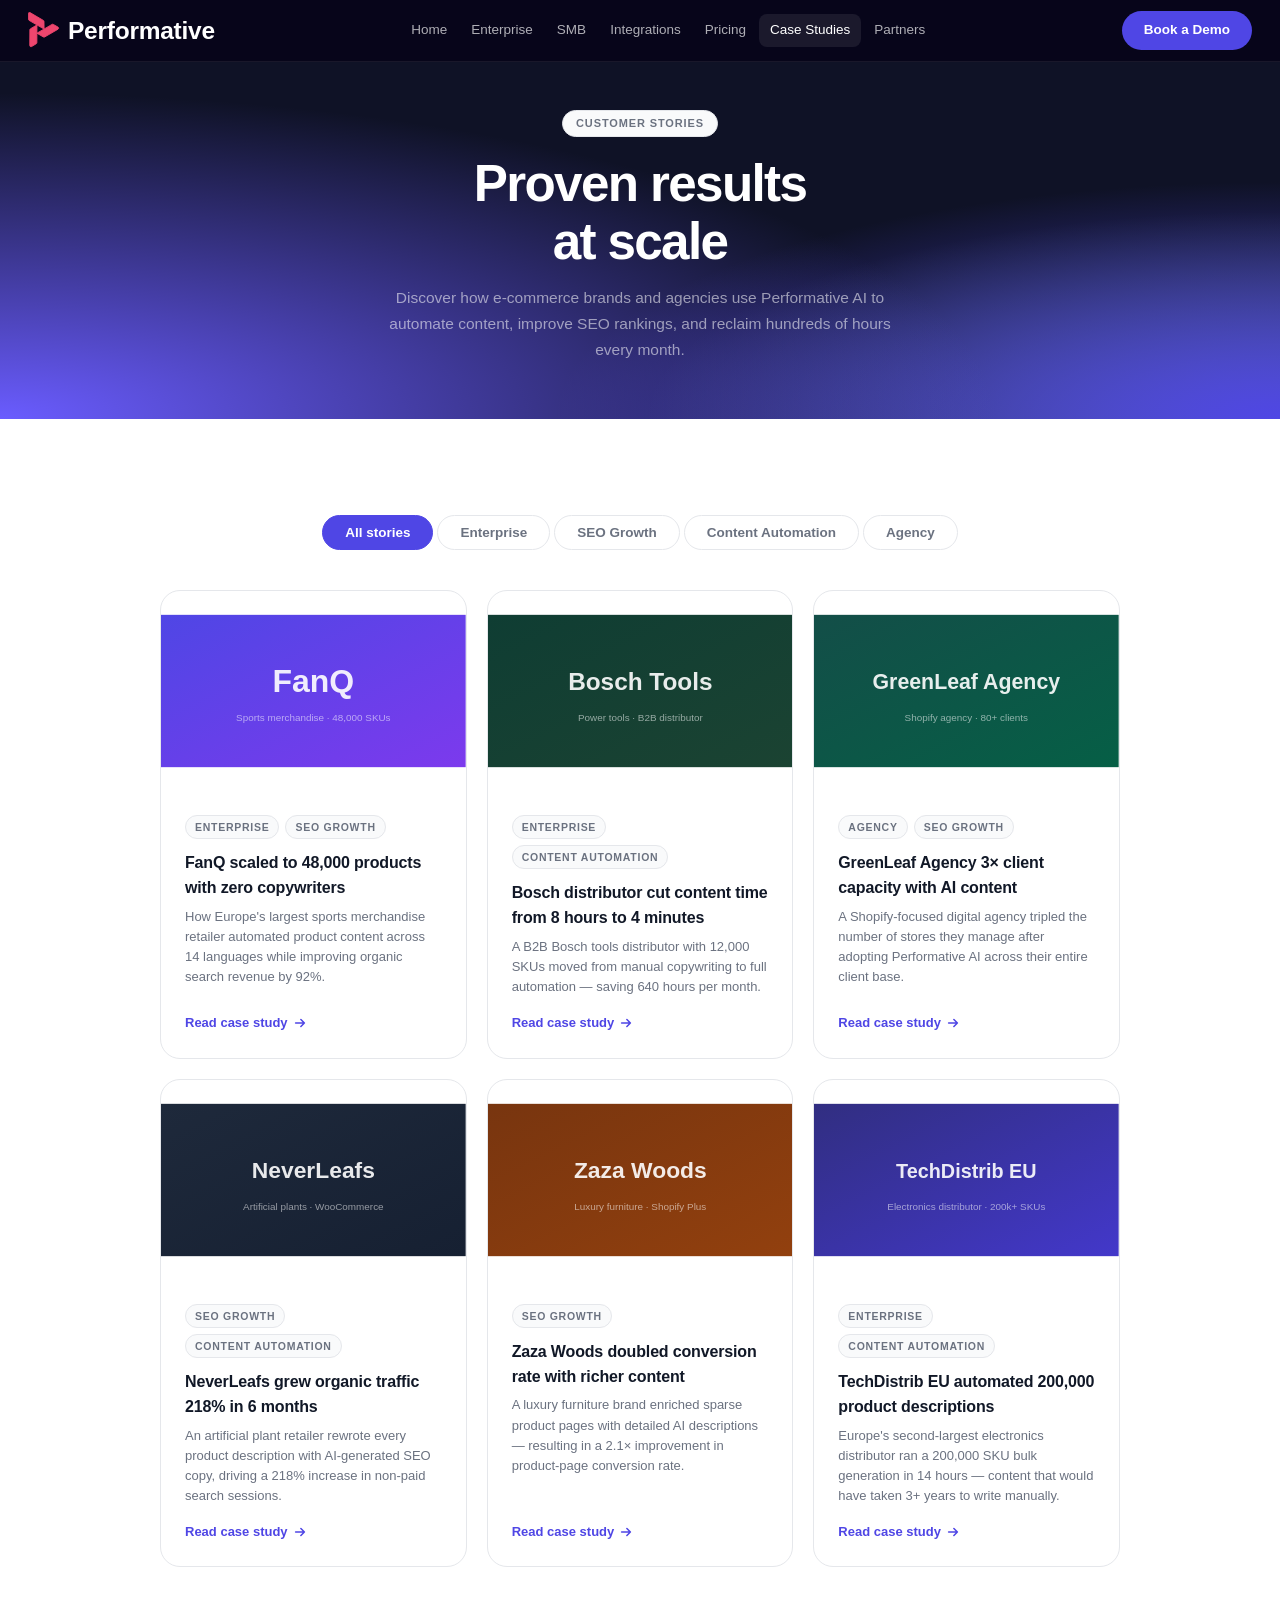
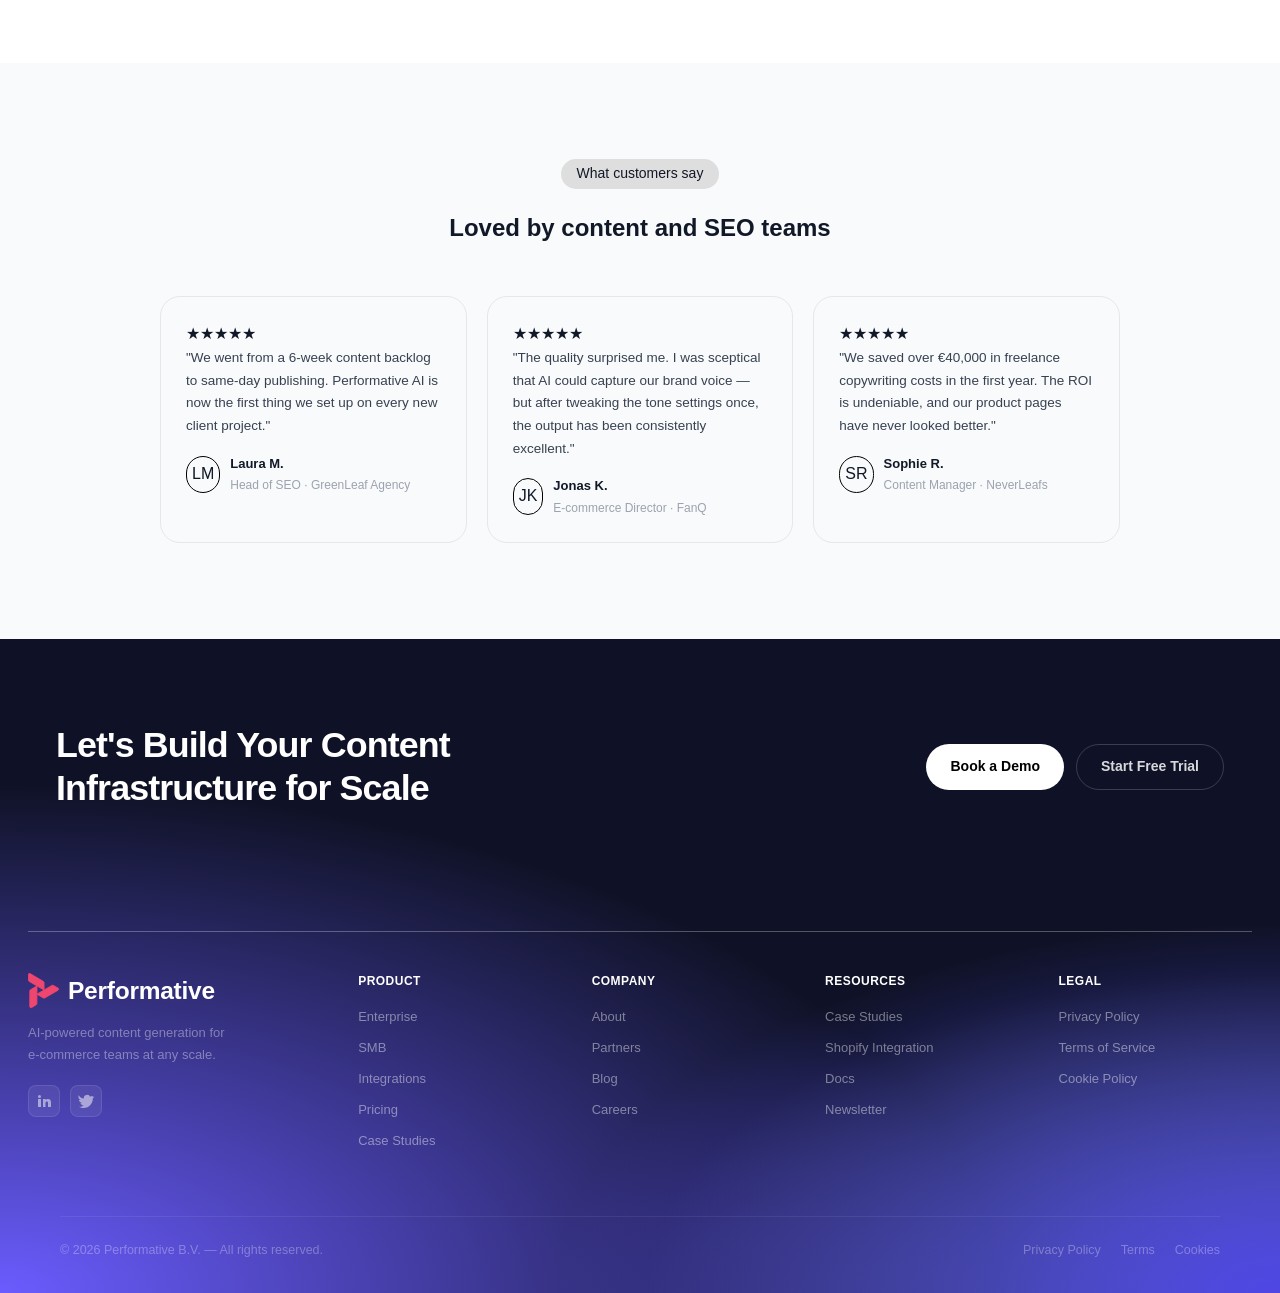
<file: case-studies.html>
<!DOCTYPE html>
<html lang="en">
<head>
  <meta charset="UTF-8"/>
  <meta name="viewport" content="width=device-width,initial-scale=1"/>
  <title>Case Studies — Performative AI</title>
  <link rel="stylesheet" href="css/global.css"/>
  <link rel="stylesheet" href="css/case-studies.css"/>
</head>
<body>

<!-- NAVBAR -->
<nav class="navbar" id="navbar">
  <div class="container">
    <a href="index.html" class="nav-logo"><svg xmlns="http://www.w3.org/2000/svg" width="32" height="36" viewBox="0 0 32 36" fill="none"><path d="M8.92127 21.1957L24.057 12.389C24.2413 12.2817 24.4497 12.225 24.662 12.2243C24.8743 12.2235 25.0831 12.2789 25.2681 12.3849L29.984 15.0866C30.8086 15.559 30.8116 16.7668 29.9895 17.2435L16.6298 24.9902C16.447 25.0962 16.2402 25.1518 16.0299 25.1515C15.8196 25.1513 15.613 25.0953 15.4304 24.9889L8.92127 21.1957Z" fill="#EE466E"/><path d="M8.92127 21.1957L24.057 12.389C24.2413 12.2817 24.4497 12.225 24.662 12.2243C24.8743 12.2235 25.0831 12.2789 25.2681 12.3849L29.984 15.0866C30.8086 15.559 30.8116 16.7668 29.9895 17.2435L16.6298 24.9902C16.447 25.0962 16.2402 25.1518 16.0299 25.1515C15.8196 25.1513 15.613 25.0953 15.4304 24.9889L8.92127 21.1957Z" stroke="#EE466E" stroke-width="0.9" stroke-miterlimit="10"/><path d="M16.0907 17.1008L0.958829 8.28756C0.774553 8.18025 0.620749 8.02611 0.512435 7.84019C0.404122 7.65427 0.344999 7.44292 0.340839 7.22679L0.233904 1.71756C0.215184 0.754313 1.23569 0.138713 2.05622 0.618249L15.3901 8.41102C15.5725 8.51765 15.7244 8.67085 15.8309 8.85552C15.9375 9.04019 15.9949 9.24995 15.9975 9.4641L16.0907 17.1008Z" fill="#EE466E"/><path d="M16.0907 17.1008L0.958829 8.28756C0.774553 8.18025 0.620749 8.02611 0.512435 7.84019C0.404122 7.65427 0.344999 7.44292 0.340839 7.22679L0.233904 1.71756C0.215184 0.754313 1.23569 0.138713 2.05622 0.618249L15.3901 8.41102C15.5725 8.51765 15.7244 8.67085 15.8309 8.85552C15.9375 9.04019 15.9949 9.24995 15.9975 9.4641L16.0907 17.1008Z" stroke="#EE466E" stroke-width="0.9" stroke-miterlimit="10"/><path d="M8.94154 12.9266L8.86289 30.6786C8.86196 30.8948 8.80601 31.1071 8.70048 31.2946C8.59496 31.4822 8.44347 31.6387 8.26081 31.7489L3.60532 34.5572C2.79137 35.0482 1.76268 34.447 1.76838 33.4836L1.86045 17.8278C1.86174 17.6136 1.91783 17.4035 2.02319 17.2181C2.12854 17.0327 2.27953 16.8785 2.46125 16.7707L8.94154 12.9266Z" fill="#EE466E"/><path d="M8.94154 12.9266L8.86289 30.6786C8.86196 30.8948 8.80601 31.1071 8.70048 31.2946C8.59496 31.4822 8.44347 31.6387 8.26081 31.7489L3.60532 34.5572C2.79137 35.0482 1.76268 34.447 1.76838 33.4836L1.86045 17.8278C1.86174 17.6136 1.91783 17.4035 2.02319 17.2181C2.12854 17.0327 2.27953 16.8785 2.46125 16.7707L8.94154 12.9266Z" stroke="#EE466E" stroke-width="0.9"/></svg>Performative</a>
    <div class="nav-links"><a href="index.html">Home</a><a href="enterprise.html">Enterprise</a><a href="smb.html">SMB</a><a href="integrations.html">Integrations</a><a href="pricing.html">Pricing</a><a href="case-studies.html">Case Studies</a><a href="partner.html">Partners</a></div>
    <a href="pricing.html" class="nav-cta">Book a Demo</a>
    <div class="nav-burger" id="nav-burger"><span></span><span></span><span></span></div>
  </div>
</nav>
<div class="nav-mobile" id="nav-mobile">
  <a href="index.html">Home</a><a href="enterprise.html">Enterprise</a><a href="smb.html">SMB</a><a href="integrations.html">Integrations</a><a href="pricing.html">Pricing</a><a href="case-studies.html">Case Studies</a><a href="partner.html">Partners</a>
  <a href="pricing.html" class="nav-cta">Book a Demo</a>
</div>

<!-- ══ HERO ══ -->
<section class="cs-hero">
  <div class="cs-hero-inner">
    <span class="badge badge-purple" style="margin-bottom:18px;display:inline-block;">Customer stories</span>
    <h1 class="cs-hero-title">Proven results<br/>at scale</h1>
    <p class="cs-hero-sub">Discover how e-commerce brands and agencies use Performative AI to automate content, improve SEO rankings, and reclaim hundreds of hours every month.</p>
  </div>
</section>

<!-- ══ CASE STUDY GRID ══ -->
<section class="sec-cs-grid" data-filter-group="cs">
  <!-- Filter tabs -->
  <div class="cs-filter-tabs">
    <button class="cs-tab active" data-filter="*">All stories</button>
    <button class="cs-tab" data-filter="enterprise">Enterprise</button>
    <button class="cs-tab" data-filter="seo">SEO Growth</button>
    <button class="cs-tab" data-filter="automation">Content Automation</button>
    <button class="cs-tab" data-filter="agency">Agency</button>
  </div>

  <div class="cs-grid">

    <!-- Card 1 — FanQ -->
    <a href="case-study-fanq.html" class="cs-card" data-category="enterprise seo">
      <div class="cs-card-img">
        <svg viewBox="0 0 400 200" xmlns="http://www.w3.org/2000/svg">
          <defs>
            <linearGradient id="img1" x1="0%" y1="0%" x2="100%" y2="100%">
              <stop offset="0%" stop-color="#4F46E5"/>
              <stop offset="100%" stop-color="#7C3AED"/>
            </linearGradient>
          </defs>
          <rect width="400" height="200" fill="url(#img1)"/>
          <text x="50%" y="45%" dominant-baseline="middle" text-anchor="middle" font-size="42" font-weight="900" fill="rgba(255,255,255,.9)" font-family="sans-serif">FanQ</text>
          <text x="50%" y="68%" dominant-baseline="middle" text-anchor="middle" font-size="13" fill="rgba(255,255,255,.55)" font-family="sans-serif">Sports merchandise · 48,000 SKUs</text>
        </svg>
      </div>
      <div class="cs-card-body">
        <div class="cs-card-tags">
          <span class="cs-tag">Enterprise</span>
          <span class="cs-tag">SEO Growth</span>
        </div>
        <p class="cs-card-title">FanQ scaled to 48,000 products with zero copywriters</p>
        <p class="cs-card-sub">How Europe's largest sports merchandise retailer automated product content across 14 languages while improving organic search revenue by 92%.</p>
        <span class="cs-card-link">Read case study <svg width="14" height="14" viewBox="0 0 16 16" fill="none"><path d="M3 8h10M9 4l4 4-4 4" stroke="currentColor" stroke-width="1.8" stroke-linecap="round" stroke-linejoin="round"/></svg></span>
      </div>
    </a>

    <!-- Card 2 — Bosch Tools -->
    <a href="#" class="cs-card" data-category="enterprise automation">
      <div class="cs-card-img">
        <svg viewBox="0 0 400 200" xmlns="http://www.w3.org/2000/svg">
          <defs>
            <linearGradient id="img2" x1="0%" y1="0%" x2="100%" y2="100%">
              <stop offset="0%" stop-color="#0F3D33"/>
              <stop offset="100%" stop-color="#1B4332"/>
            </linearGradient>
          </defs>
          <rect width="400" height="200" fill="url(#img2)"/>
          <text x="50%" y="45%" dominant-baseline="middle" text-anchor="middle" font-size="32" font-weight="900" fill="rgba(255,255,255,.9)" font-family="sans-serif">Bosch Tools</text>
          <text x="50%" y="68%" dominant-baseline="middle" text-anchor="middle" font-size="13" fill="rgba(255,255,255,.55)" font-family="sans-serif">Power tools · B2B distributor</text>
        </svg>
      </div>
      <div class="cs-card-body">
        <div class="cs-card-tags">
          <span class="cs-tag">Enterprise</span>
          <span class="cs-tag">Content Automation</span>
        </div>
        <p class="cs-card-title">Bosch distributor cut content time from 8 hours to 4 minutes</p>
        <p class="cs-card-sub">A B2B Bosch tools distributor with 12,000 SKUs moved from manual copywriting to full automation — saving 640 hours per month.</p>
        <span class="cs-card-link">Read case study <svg width="14" height="14" viewBox="0 0 16 16" fill="none"><path d="M3 8h10M9 4l4 4-4 4" stroke="currentColor" stroke-width="1.8" stroke-linecap="round" stroke-linejoin="round"/></svg></span>
      </div>
    </a>

    <!-- Card 3 — GreenLeaf Agency -->
    <a href="#" class="cs-card" data-category="agency seo">
      <div class="cs-card-img">
        <svg viewBox="0 0 400 200" xmlns="http://www.w3.org/2000/svg">
          <defs>
            <linearGradient id="img3" x1="0%" y1="0%" x2="100%" y2="100%">
              <stop offset="0%" stop-color="#134E48"/>
              <stop offset="100%" stop-color="#065F46"/>
            </linearGradient>
          </defs>
          <rect width="400" height="200" fill="url(#img3)"/>
          <text x="50%" y="45%" dominant-baseline="middle" text-anchor="middle" font-size="28" font-weight="900" fill="rgba(255,255,255,.9)" font-family="sans-serif">GreenLeaf Agency</text>
          <text x="50%" y="68%" dominant-baseline="middle" text-anchor="middle" font-size="13" fill="rgba(255,255,255,.55)" font-family="sans-serif">Shopify agency · 80+ clients</text>
        </svg>
      </div>
      <div class="cs-card-body">
        <div class="cs-card-tags">
          <span class="cs-tag">Agency</span>
          <span class="cs-tag">SEO Growth</span>
        </div>
        <p class="cs-card-title">GreenLeaf Agency 3× client capacity with AI content</p>
        <p class="cs-card-sub">A Shopify-focused digital agency tripled the number of stores they manage after adopting Performative AI across their entire client base.</p>
        <span class="cs-card-link">Read case study <svg width="14" height="14" viewBox="0 0 16 16" fill="none"><path d="M3 8h10M9 4l4 4-4 4" stroke="currentColor" stroke-width="1.8" stroke-linecap="round" stroke-linejoin="round"/></svg></span>
      </div>
    </a>

    <!-- Card 4 — NeverLeafs -->
    <a href="#" class="cs-card" data-category="seo automation">
      <div class="cs-card-img">
        <svg viewBox="0 0 400 200" xmlns="http://www.w3.org/2000/svg">
          <defs>
            <linearGradient id="img4" x1="0%" y1="0%" x2="100%" y2="100%">
              <stop offset="0%" stop-color="#1E293B"/>
              <stop offset="100%" stop-color="#162032"/>
            </linearGradient>
          </defs>
          <rect width="400" height="200" fill="url(#img4)"/>
          <text x="50%" y="45%" dominant-baseline="middle" text-anchor="middle" font-size="30" font-weight="900" fill="rgba(255,255,255,.9)" font-family="sans-serif">NeverLeafs</text>
          <text x="50%" y="68%" dominant-baseline="middle" text-anchor="middle" font-size="13" fill="rgba(255,255,255,.55)" font-family="sans-serif">Artificial plants · WooCommerce</text>
        </svg>
      </div>
      <div class="cs-card-body">
        <div class="cs-card-tags">
          <span class="cs-tag">SEO Growth</span>
          <span class="cs-tag">Content Automation</span>
        </div>
        <p class="cs-card-title">NeverLeafs grew organic traffic 218% in 6 months</p>
        <p class="cs-card-sub">An artificial plant retailer rewrote every product description with AI-generated SEO copy, driving a 218% increase in non-paid search sessions.</p>
        <span class="cs-card-link">Read case study <svg width="14" height="14" viewBox="0 0 16 16" fill="none"><path d="M3 8h10M9 4l4 4-4 4" stroke="currentColor" stroke-width="1.8" stroke-linecap="round" stroke-linejoin="round"/></svg></span>
      </div>
    </a>

    <!-- Card 5 — ZazaWoods -->
    <a href="#" class="cs-card" data-category="seo">
      <div class="cs-card-img">
        <svg viewBox="0 0 400 200" xmlns="http://www.w3.org/2000/svg">
          <defs>
            <linearGradient id="img5" x1="0%" y1="0%" x2="100%" y2="100%">
              <stop offset="0%" stop-color="#78350F"/>
              <stop offset="100%" stop-color="#92400E"/>
            </linearGradient>
          </defs>
          <rect width="400" height="200" fill="url(#img5)"/>
          <text x="50%" y="45%" dominant-baseline="middle" text-anchor="middle" font-size="30" font-weight="900" fill="rgba(255,255,255,.9)" font-family="sans-serif">Zaza Woods</text>
          <text x="50%" y="68%" dominant-baseline="middle" text-anchor="middle" font-size="13" fill="rgba(255,255,255,.55)" font-family="sans-serif">Luxury furniture · Shopify Plus</text>
        </svg>
      </div>
      <div class="cs-card-body">
        <div class="cs-card-tags">
          <span class="cs-tag">SEO Growth</span>
        </div>
        <p class="cs-card-title">Zaza Woods doubled conversion rate with richer content</p>
        <p class="cs-card-sub">A luxury furniture brand enriched sparse product pages with detailed AI descriptions — resulting in a 2.1× improvement in product-page conversion rate.</p>
        <span class="cs-card-link">Read case study <svg width="14" height="14" viewBox="0 0 16 16" fill="none"><path d="M3 8h10M9 4l4 4-4 4" stroke="currentColor" stroke-width="1.8" stroke-linecap="round" stroke-linejoin="round"/></svg></span>
      </div>
    </a>

    <!-- Card 6 — TechDistrib -->
    <a href="#" class="cs-card" data-category="enterprise automation">
      <div class="cs-card-img">
        <svg viewBox="0 0 400 200" xmlns="http://www.w3.org/2000/svg">
          <defs>
            <linearGradient id="img6" x1="0%" y1="0%" x2="100%" y2="100%">
              <stop offset="0%" stop-color="#312E81"/>
              <stop offset="100%" stop-color="#4338CA"/>
            </linearGradient>
          </defs>
          <rect width="400" height="200" fill="url(#img6)"/>
          <text x="50%" y="45%" dominant-baseline="middle" text-anchor="middle" font-size="26" font-weight="900" fill="rgba(255,255,255,.9)" font-family="sans-serif">TechDistrib EU</text>
          <text x="50%" y="68%" dominant-baseline="middle" text-anchor="middle" font-size="13" fill="rgba(255,255,255,.55)" font-family="sans-serif">Electronics distributor · 200k+ SKUs</text>
        </svg>
      </div>
      <div class="cs-card-body">
        <div class="cs-card-tags">
          <span class="cs-tag">Enterprise</span>
          <span class="cs-tag">Content Automation</span>
        </div>
        <p class="cs-card-title">TechDistrib EU automated 200,000 product descriptions</p>
        <p class="cs-card-sub">Europe's second-largest electronics distributor ran a 200,000 SKU bulk generation in 14 hours — content that would have taken 3+ years to write manually.</p>
        <span class="cs-card-link">Read case study <svg width="14" height="14" viewBox="0 0 16 16" fill="none"><path d="M3 8h10M9 4l4 4-4 4" stroke="currentColor" stroke-width="1.8" stroke-linecap="round" stroke-linejoin="round"/></svg></span>
      </div>
    </a>

  </div>
</section>

<!-- ══ TESTIMONIALS ══ -->
<section class="sec-cs-testi">
  <div class="section-head">
    <p class="section-eyebrow">What customers say</p>
    <h2 class="section-title">Loved by content and SEO teams</h2>
  </div>

  <div class="testi-grid" style="max-width:960px;margin:0 auto;">
    <div class="testi-card">
      <div class="testi-stars">★★★★★</div>
      <p class="testi-quote">"We went from a 6-week content backlog to same-day publishing. Performative AI is now the first thing we set up on every new client project."</p>
      <div class="testi-author">
        <div class="testi-avatar">LM</div>
        <div>
          <p class="testi-name">Laura M.</p>
          <p class="testi-role">Head of SEO · GreenLeaf Agency</p>
        </div>
      </div>
    </div>
    <div class="testi-card">
      <div class="testi-stars">★★★★★</div>
      <p class="testi-quote">"The quality surprised me. I was sceptical that AI could capture our brand voice — but after tweaking the tone settings once, the output has been consistently excellent."</p>
      <div class="testi-author">
        <div class="testi-avatar">JK</div>
        <div>
          <p class="testi-name">Jonas K.</p>
          <p class="testi-role">E-commerce Director · FanQ</p>
        </div>
      </div>
    </div>
    <div class="testi-card">
      <div class="testi-stars">★★★★★</div>
      <p class="testi-quote">"We saved over €40,000 in freelance copywriting costs in the first year. The ROI is undeniable, and our product pages have never looked better."</p>
      <div class="testi-author">
        <div class="testi-avatar">SR</div>
        <div>
          <p class="testi-name">Sophie R.</p>
          <p class="testi-role">Content Manager · NeverLeafs</p>
        </div>
      </div>
    </div>
  </div>
</section>


<!-- FOOTER -->
<footer class="footer">
  <section class="content-contact">
  <div class="container z1" style="display:flex;justify-content:space-between;align-items:center;flex-wrap:wrap;gap:32px">
    <h2 style="font-size:clamp(22px,2.8vw,38px);font-weight:800;color:#fff;letter-spacing:-.025em;line-height:1.2;max-width:500px">Let's Build Your Content Infrastructure for Scale</h2>
    <div style="display:flex;gap:12px;flex-wrap:wrap">
      <a href="pricing.html" class="btn btn-primary">Book a Demo</a>
      <a href="pricing.html" class="btn btn-ghost">Start Free Trial</a>
    </div>
  </div>
</section>
  <div class="footer-grid">
    <div class="footer-brand"><a href="index.html" class="nav-logo"><svg xmlns="http://www.w3.org/2000/svg" width="32" height="36" viewBox="0 0 32 36" fill="none"><path d="M8.92127 21.1957L24.057 12.389C24.2413 12.2817 24.4497 12.225 24.662 12.2243C24.8743 12.2235 25.0831 12.2789 25.2681 12.3849L29.984 15.0866C30.8086 15.559 30.8116 16.7668 29.9895 17.2435L16.6298 24.9902C16.447 25.0962 16.2402 25.1518 16.0299 25.1515C15.8196 25.1513 15.613 25.0953 15.4304 24.9889L8.92127 21.1957Z" fill="#EE466E"/><path d="M8.92127 21.1957L24.057 12.389C24.2413 12.2817 24.4497 12.225 24.662 12.2243C24.8743 12.2235 25.0831 12.2789 25.2681 12.3849L29.984 15.0866C30.8086 15.559 30.8116 16.7668 29.9895 17.2435L16.6298 24.9902C16.447 25.0962 16.2402 25.1518 16.0299 25.1515C15.8196 25.1513 15.613 25.0953 15.4304 24.9889L8.92127 21.1957Z" stroke="#EE466E" stroke-width="0.9" stroke-miterlimit="10"/><path d="M16.0907 17.1008L0.958829 8.28756C0.774553 8.18025 0.620749 8.02611 0.512435 7.84019C0.404122 7.65427 0.344999 7.44292 0.340839 7.22679L0.233904 1.71756C0.215184 0.754313 1.23569 0.138713 2.05622 0.618249L15.3901 8.41102C15.5725 8.51765 15.7244 8.67085 15.8309 8.85552C15.9375 9.04019 15.9949 9.24995 15.9975 9.4641L16.0907 17.1008Z" fill="#EE466E"/><path d="M16.0907 17.1008L0.958829 8.28756C0.774553 8.18025 0.620749 8.02611 0.512435 7.84019C0.404122 7.65427 0.344999 7.44292 0.340839 7.22679L0.233904 1.71756C0.215184 0.754313 1.23569 0.138713 2.05622 0.618249L15.3901 8.41102C15.5725 8.51765 15.7244 8.67085 15.8309 8.85552C15.9375 9.04019 15.9949 9.24995 15.9975 9.4641L16.0907 17.1008Z" stroke="#EE466E" stroke-width="0.9" stroke-miterlimit="10"/><path d="M8.94154 12.9266L8.86289 30.6786C8.86196 30.8948 8.80601 31.1071 8.70048 31.2946C8.59496 31.4822 8.44347 31.6387 8.26081 31.7489L3.60532 34.5572C2.79137 35.0482 1.76268 34.447 1.76838 33.4836L1.86045 17.8278C1.86174 17.6136 1.91783 17.4035 2.02319 17.2181C2.12854 17.0327 2.27953 16.8785 2.46125 16.7707L8.94154 12.9266Z" fill="#EE466E"/><path d="M8.94154 12.9266L8.86289 30.6786C8.86196 30.8948 8.80601 31.1071 8.70048 31.2946C8.59496 31.4822 8.44347 31.6387 8.26081 31.7489L3.60532 34.5572C2.79137 35.0482 1.76268 34.447 1.76838 33.4836L1.86045 17.8278C1.86174 17.6136 1.91783 17.4035 2.02319 17.2181C2.12854 17.0327 2.27953 16.8785 2.46125 16.7707L8.94154 12.9266Z" stroke="#EE466E" stroke-width="0.9"/></svg>Performative</a><p class="footer-tagline">AI-powered content generation for e-commerce teams at any scale.</p><div class="footer-socials"><a href="#" aria-label="LinkedIn"><svg width="16" height="16" viewBox="0 0 16 16" fill="currentColor"><path d="M3.5 2a1.5 1.5 0 110 3 1.5 1.5 0 010-3zM2 6h3v8H2V6zm5 0h2.8v1.1C10.2 6.4 11 6 12 6c2.2 0 3 1.5 3 3.5V14h-3v-4c0-1-.4-1.5-1.2-1.5S9.5 9 9.5 10v4H7V6z"/></svg></a><a href="#" aria-label="Twitter"><svg width="16" height="16" viewBox="0 0 16 16" fill="currentColor"><path d="M14 3s-1 .5-2 .6A2.8 2.8 0 008.6 2C7 2 5.8 3.2 5.8 4.8v.7C3.5 5.3 1.7 4 .7 2.2c0 0-1.3 3.2 1.8 4.8L1 7c.1 1.5 1.4 2.7 3 2.7l-1.5.5c.5 1.3 1.7 2.2 3.1 2.3C4.5 13.4 2.7 14 1 13.7 2.3 14.6 3.8 15 5.5 15c6 0 9.3-5 9.3-9.3v-.4c.6-.5 1.2-1 1.2-1.3z"/></svg></a></div></div>
    <div><div class="footer-col-title">Product</div><div class="footer-links"><a href="enterprise.html">Enterprise</a><a href="smb.html">SMB</a><a href="integrations.html">Integrations</a><a href="pricing.html">Pricing</a><a href="case-studies.html">Case Studies</a></div></div>
    <div><div class="footer-col-title">Company</div><div class="footer-links"><a href="#">About</a><a href="partner.html">Partners</a><a href="#">Blog</a><a href="#">Careers</a></div></div>
    <div><div class="footer-col-title">Resources</div><div class="footer-links"><a href="case-studies.html">Case Studies</a><a href="integration-shopify.html">Shopify Integration</a><a href="#">Docs</a><a href="#">Newsletter</a></div></div>
    <div><div class="footer-col-title">Legal</div><div class="footer-links"><a href="#">Privacy Policy</a><a href="#">Terms of Service</a><a href="#">Cookie Policy</a></div></div>
  </div>
  <div class="footer-bottom"><span>© 2026 Performative B.V. — All rights reserved.</span><div class="footer-bottom-links"><a href="#">Privacy Policy</a><a href="#">Terms</a><a href="#">Cookies</a></div></div>
</footer>

<script src="js/main.js"></script>
</body>
</html>
</file>
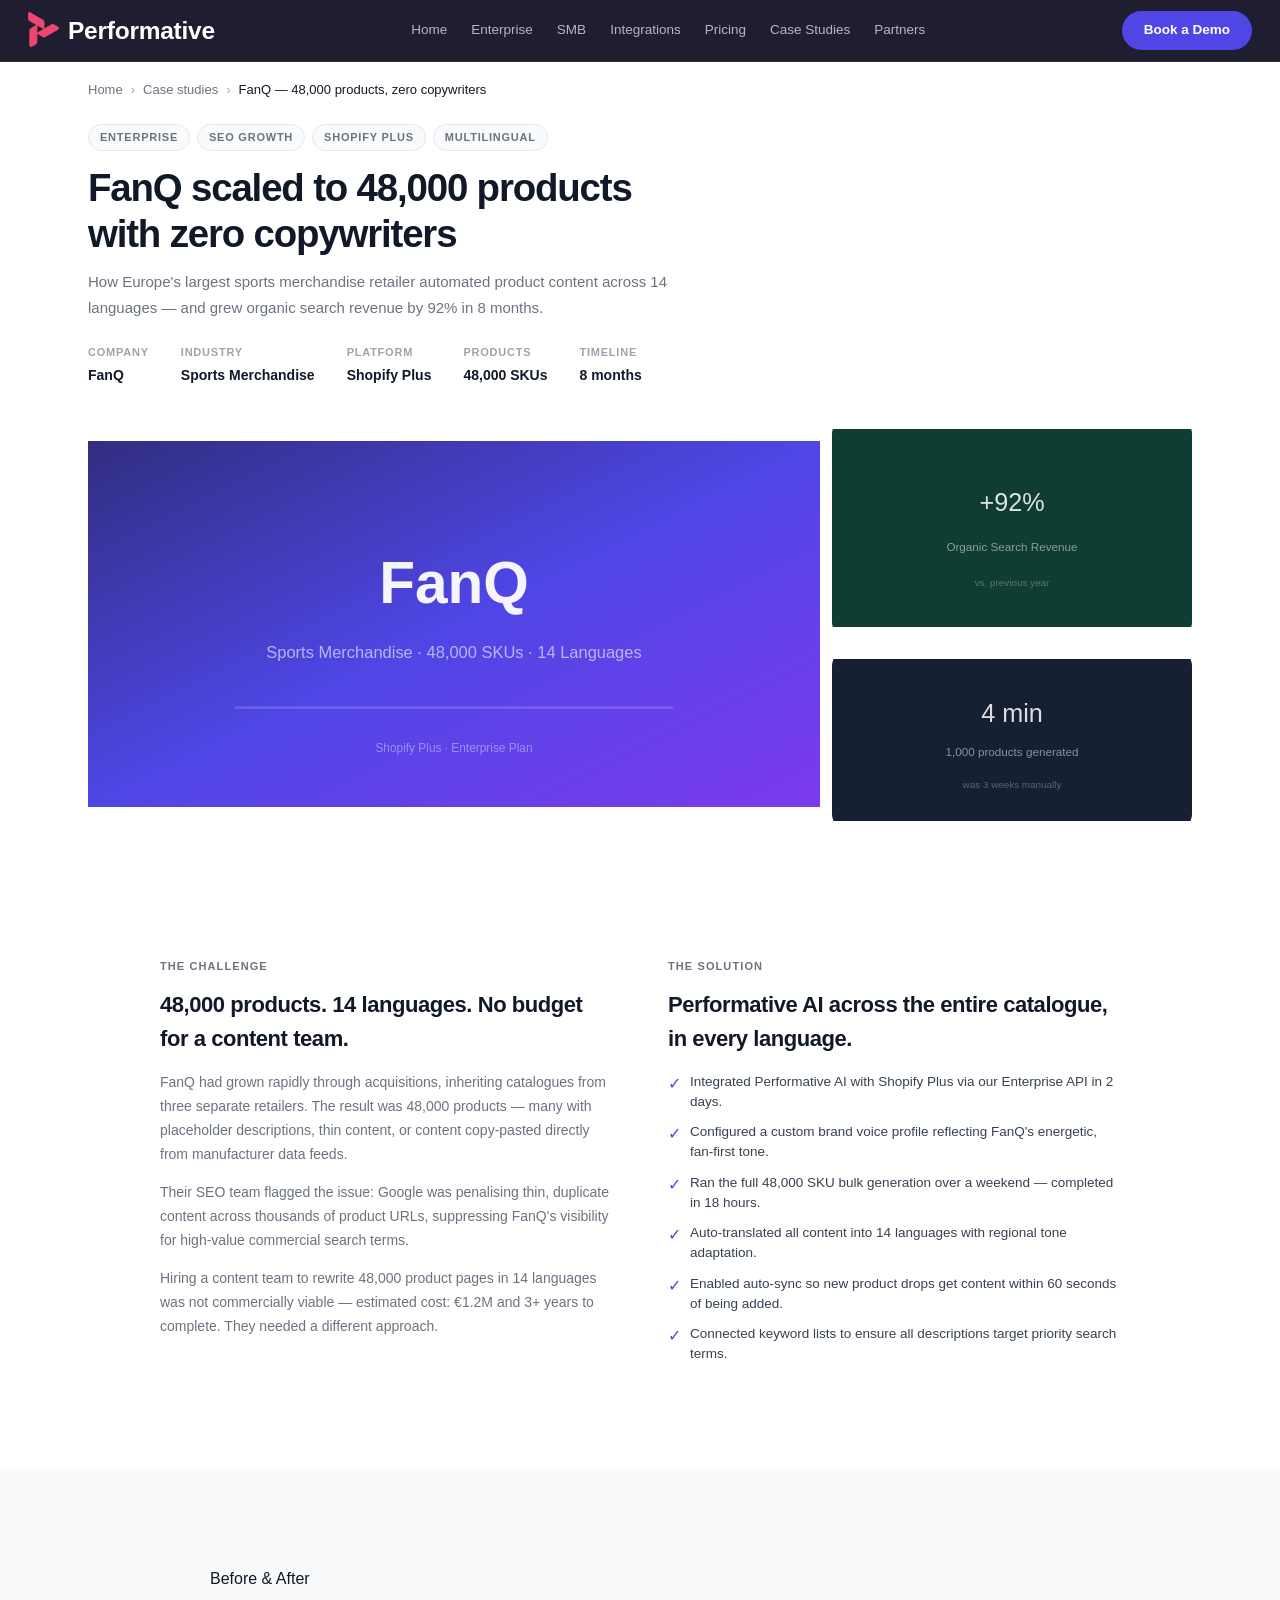
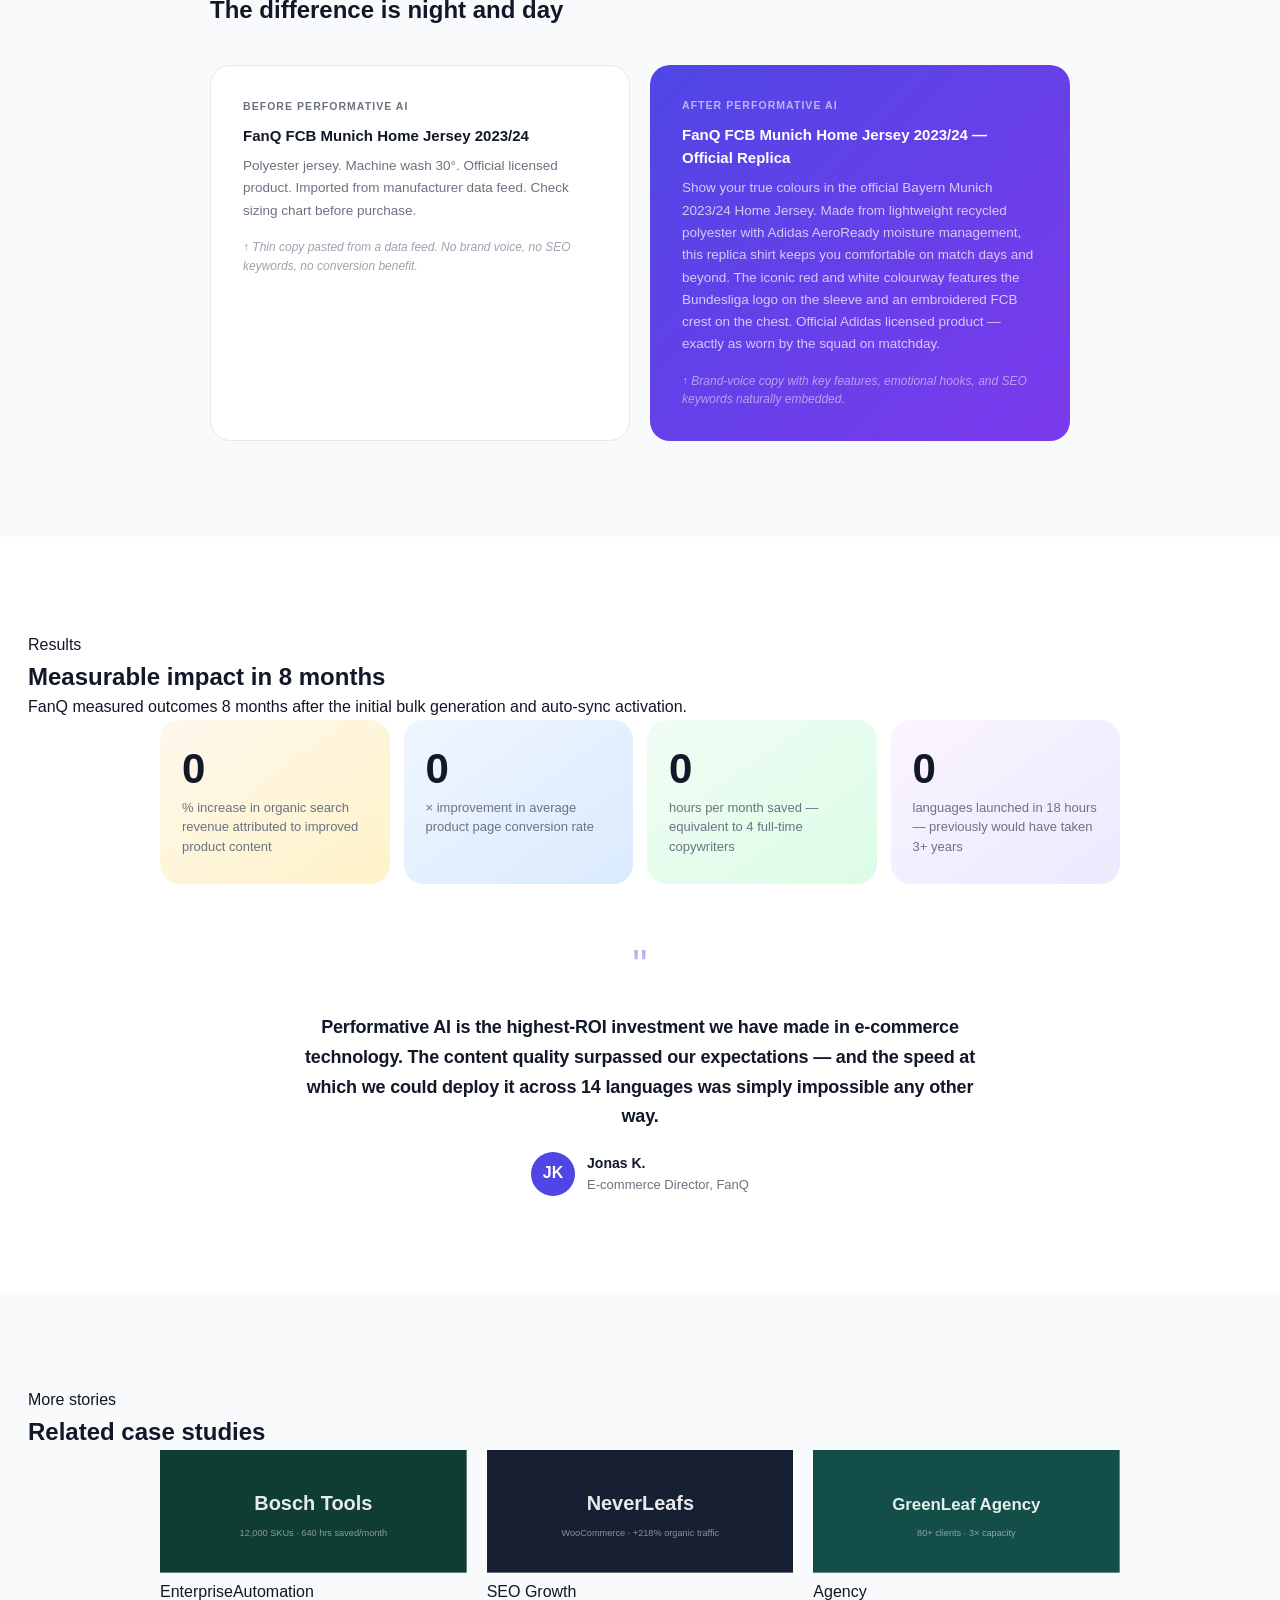
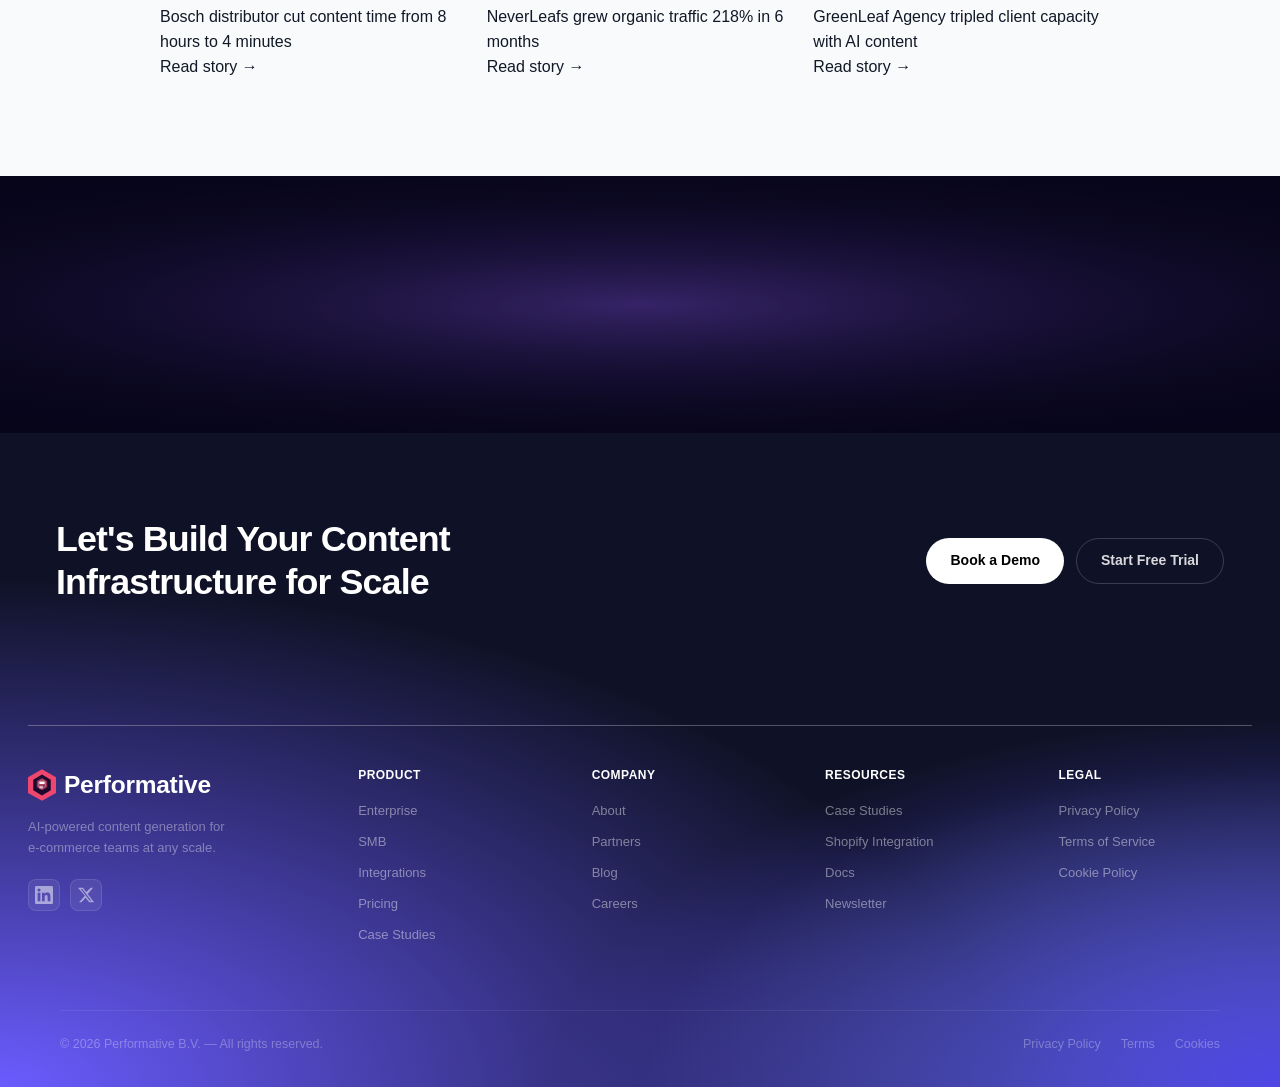
<file: case-study-fanq.html>
<!DOCTYPE html>
<html lang="en">
<head>
  <meta charset="UTF-8"/>
  <meta name="viewport" content="width=device-width,initial-scale=1"/>
  <title>FanQ Case Study — Performative AI</title>
  <link rel="stylesheet" href="css/global.css"/>
  <link rel="stylesheet" href="css/case-study-detail.css"/>
</head>
<body>

<!-- NAVBAR -->
<nav class="navbar" id="navbar">
  <div class="container">
    <a href="index.html" class="nav-logo"><svg xmlns="http://www.w3.org/2000/svg" width="32" height="36" viewBox="0 0 32 36" fill="none"><path d="M8.92127 21.1957L24.057 12.389C24.2413 12.2817 24.4497 12.225 24.662 12.2243C24.8743 12.2235 25.0831 12.2789 25.2681 12.3849L29.984 15.0866C30.8086 15.559 30.8116 16.7668 29.9895 17.2435L16.6298 24.9902C16.447 25.0962 16.2402 25.1518 16.0299 25.1515C15.8196 25.1513 15.613 25.0953 15.4304 24.9889L8.92127 21.1957Z" fill="#EE466E"/><path d="M8.92127 21.1957L24.057 12.389C24.2413 12.2817 24.4497 12.225 24.662 12.2243C24.8743 12.2235 25.0831 12.2789 25.2681 12.3849L29.984 15.0866C30.8086 15.559 30.8116 16.7668 29.9895 17.2435L16.6298 24.9902C16.447 25.0962 16.2402 25.1518 16.0299 25.1515C15.8196 25.1513 15.613 25.0953 15.4304 24.9889L8.92127 21.1957Z" stroke="#EE466E" stroke-width="0.9" stroke-miterlimit="10"/><path d="M16.0907 17.1008L0.958829 8.28756C0.774553 8.18025 0.620749 8.02611 0.512435 7.84019C0.404122 7.65427 0.344999 7.44292 0.340839 7.22679L0.233904 1.71756C0.215184 0.754313 1.23569 0.138713 2.05622 0.618249L15.3901 8.41102C15.5725 8.51765 15.7244 8.67085 15.8309 8.85552C15.9375 9.04019 15.9949 9.24995 15.9975 9.4641L16.0907 17.1008Z" fill="#EE466E"/><path d="M16.0907 17.1008L0.958829 8.28756C0.774553 8.18025 0.620749 8.02611 0.512435 7.84019C0.404122 7.65427 0.344999 7.44292 0.340839 7.22679L0.233904 1.71756C0.215184 0.754313 1.23569 0.138713 2.05622 0.618249L15.3901 8.41102C15.5725 8.51765 15.7244 8.67085 15.8309 8.85552C15.9375 9.04019 15.9949 9.24995 15.9975 9.4641L16.0907 17.1008Z" stroke="#EE466E" stroke-width="0.9" stroke-miterlimit="10"/><path d="M8.94154 12.9266L8.86289 30.6786C8.86196 30.8948 8.80601 31.1071 8.70048 31.2946C8.59496 31.4822 8.44347 31.6387 8.26081 31.7489L3.60532 34.5572C2.79137 35.0482 1.76268 34.447 1.76838 33.4836L1.86045 17.8278C1.86174 17.6136 1.91783 17.4035 2.02319 17.2181C2.12854 17.0327 2.27953 16.8785 2.46125 16.7707L8.94154 12.9266Z" fill="#EE466E"/><path d="M8.94154 12.9266L8.86289 30.6786C8.86196 30.8948 8.80601 31.1071 8.70048 31.2946C8.59496 31.4822 8.44347 31.6387 8.26081 31.7489L3.60532 34.5572C2.79137 35.0482 1.76268 34.447 1.76838 33.4836L1.86045 17.8278C1.86174 17.6136 1.91783 17.4035 2.02319 17.2181C2.12854 17.0327 2.27953 16.8785 2.46125 16.7707L8.94154 12.9266Z" stroke="#EE466E" stroke-width="0.9"/></svg>Performative</a>
    <div class="nav-links"><a href="index.html">Home</a><a href="enterprise.html">Enterprise</a><a href="smb.html">SMB</a><a href="integrations.html">Integrations</a><a href="pricing.html">Pricing</a><a href="case-studies.html">Case Studies</a><a href="partner.html">Partners</a></div>
    <a href="pricing.html" class="nav-cta">Book a Demo</a>
    <div class="nav-burger" id="nav-burger"><span></span><span></span><span></span></div>
  </div>
</nav>
<div class="nav-mobile" id="nav-mobile">
  <a href="index.html">Home</a><a href="enterprise.html">Enterprise</a><a href="smb.html">SMB</a><a href="integrations.html">Integrations</a><a href="pricing.html">Pricing</a><a href="case-studies.html">Case Studies</a><a href="partner.html">Partners</a>
  <a href="pricing.html" class="nav-cta">Book a Demo</a>
</div>

<!-- ══ BREADCRUMB ══ -->
<div class="breadcrumb">
  <div class="breadcrumb-inner">
    <a href="index.html">Home</a>
    <span class="breadcrumb-sep">›</span>
    <a href="case-studies.html">Case studies</a>
    <span class="breadcrumb-sep">›</span>
    <span class="breadcrumb-current">FanQ — 48,000 products, zero copywriters</span>
  </div>
</div>

<!-- ══ CASE STUDY HEADER ══ -->
<div class="csd-header">
  <div class="csd-tags">
    <span class="csd-tag">Enterprise</span>
    <span class="csd-tag">SEO Growth</span>
    <span class="csd-tag">Shopify Plus</span>
    <span class="csd-tag">Multilingual</span>
  </div>
  <h1 class="csd-title">FanQ scaled to 48,000 products<br/>with zero copywriters</h1>
  <p class="csd-sub">How Europe's largest sports merchandise retailer automated product content across 14 languages — and grew organic search revenue by 92% in 8 months.</p>
  <div class="csd-meta">
    <div class="csd-meta-item">
      <p class="csd-meta-label">Company</p>
      <p class="csd-meta-value">FanQ</p>
    </div>
    <div class="csd-meta-item">
      <p class="csd-meta-label">Industry</p>
      <p class="csd-meta-value">Sports Merchandise</p>
    </div>
    <div class="csd-meta-item">
      <p class="csd-meta-label">Platform</p>
      <p class="csd-meta-value">Shopify Plus</p>
    </div>
    <div class="csd-meta-item">
      <p class="csd-meta-label">Products</p>
      <p class="csd-meta-value">48,000 SKUs</p>
    </div>
    <div class="csd-meta-item">
      <p class="csd-meta-label">Timeline</p>
      <p class="csd-meta-value">8 months</p>
    </div>
  </div>
</div>

<!-- ══ HERO IMAGE GRID ══ -->
<div class="csd-img-grid">
  <!-- Main large image -->
  <div class="csd-img-main">
    <svg viewBox="0 0 800 400" xmlns="http://www.w3.org/2000/svg">
      <defs>
        <linearGradient id="mainImg" x1="0%" y1="0%" x2="100%" y2="100%">
          <stop offset="0%" stop-color="#312E81"/>
          <stop offset="50%" stop-color="#4F46E5"/>
          <stop offset="100%" stop-color="#7C3AED"/>
        </linearGradient>
      </defs>
      <rect width="800" height="400" fill="url(#mainImg)"/>
      <text x="50%" y="40%" dominant-baseline="middle" text-anchor="middle" font-size="64" font-weight="900" fill="rgba(255,255,255,.95)" font-family="sans-serif">FanQ</text>
      <text x="50%" y="58%" dominant-baseline="middle" text-anchor="middle" font-size="18" fill="rgba(255,255,255,.6)" font-family="sans-serif">Sports Merchandise · 48,000 SKUs · 14 Languages</text>
      <rect x="160" y="290" width="480" height="3" fill="rgba(255,255,255,.15)" rx="2"/>
      <text x="50%" y="84%" dominant-baseline="middle" text-anchor="middle" font-size="13" fill="rgba(255,255,255,.4)" font-family="sans-serif">Shopify Plus · Enterprise Plan</text>
    </svg>
  </div>
  <!-- Small image 1 -->
  <div class="csd-img-sm">
    <svg viewBox="0 0 400 220" xmlns="http://www.w3.org/2000/svg">
      <rect width="400" height="220" fill="#0F3D33"/>
      <text x="50%" y="38%" dominant-baseline="middle" text-anchor="middle" font-size="28" fill="rgba(255,255,255,.85)" font-family="sans-serif">+92%</text>
      <text x="50%" y="60%" dominant-baseline="middle" text-anchor="middle" font-size="13" fill="rgba(255,255,255,.5)" font-family="sans-serif">Organic Search Revenue</text>
      <text x="50%" y="78%" dominant-baseline="middle" text-anchor="middle" font-size="11" fill="rgba(255,255,255,.3)" font-family="sans-serif">vs. previous year</text>
    </svg>
  </div>
  <!-- Small image 2 -->
  <div class="csd-img-sm">
    <svg viewBox="0 0 400 180" xmlns="http://www.w3.org/2000/svg">
      <rect width="400" height="180" fill="#162032"/>
      <text x="50%" y="35%" dominant-baseline="middle" text-anchor="middle" font-size="28" fill="rgba(255,255,255,.85)" font-family="sans-serif">4 min</text>
      <text x="50%" y="58%" dominant-baseline="middle" text-anchor="middle" font-size="13" fill="rgba(255,255,255,.5)" font-family="sans-serif">1,000 products generated</text>
      <text x="50%" y="78%" dominant-baseline="middle" text-anchor="middle" font-size="11" fill="rgba(255,255,255,.3)" font-family="sans-serif">was 3 weeks manually</text>
    </svg>
  </div>
</div>

<!-- ══ CHALLENGE / SOLUTION ══ -->
<section class="sec-csd-content">
  <div class="csd-content-layout">
    <div>
      <p class="csd-section-label">The challenge</p>
      <h2 class="csd-section-title">48,000 products. 14 languages. No budget for a content team.</h2>
      <p class="csd-section-body">FanQ had grown rapidly through acquisitions, inheriting catalogues from three separate retailers. The result was 48,000 products — many with placeholder descriptions, thin content, or content copy-pasted directly from manufacturer data feeds.</p>
      <p class="csd-section-body" style="margin-top:14px;">Their SEO team flagged the issue: Google was penalising thin, duplicate content across thousands of product URLs, suppressing FanQ's visibility for high-value commercial search terms.</p>
      <p class="csd-section-body" style="margin-top:14px;">Hiring a content team to rewrite 48,000 product pages in 14 languages was not commercially viable — estimated cost: €1.2M and 3+ years to complete. They needed a different approach.</p>
    </div>
    <div>
      <p class="csd-section-label">The solution</p>
      <h2 class="csd-section-title">Performative AI across the entire catalogue, in every language.</h2>
      <ul class="csd-solution-list">
        <li><span style="color:var(--c-indigo);font-size:16px;flex-shrink:0;">✓</span> Integrated Performative AI with Shopify Plus via our Enterprise API in 2 days.</li>
        <li><span style="color:var(--c-indigo);font-size:16px;flex-shrink:0;">✓</span> Configured a custom brand voice profile reflecting FanQ's energetic, fan-first tone.</li>
        <li><span style="color:var(--c-indigo);font-size:16px;flex-shrink:0;">✓</span> Ran the full 48,000 SKU bulk generation over a weekend — completed in 18 hours.</li>
        <li><span style="color:var(--c-indigo);font-size:16px;flex-shrink:0;">✓</span> Auto-translated all content into 14 languages with regional tone adaptation.</li>
        <li><span style="color:var(--c-indigo);font-size:16px;flex-shrink:0;">✓</span> Enabled auto-sync so new product drops get content within 60 seconds of being added.</li>
        <li><span style="color:var(--c-indigo);font-size:16px;flex-shrink:0;">✓</span> Connected keyword lists to ensure all descriptions target priority search terms.</li>
      </ul>
    </div>
  </div>
</section>

<!-- ══ BEFORE / AFTER ══ -->
<section class="sec-csd-diff">
  <div class="section-head" style="max-width:860px;margin:0 auto 36px;">
    <p class="section-eyebrow">Before &amp; After</p>
    <h2 class="section-title">The difference is night and day</h2>
  </div>

  <div class="csd-diff-wrap">
    <div class="csd-diff-card before">
      <p class="csd-diff-label">Before Performative AI</p>
      <p class="csd-diff-title">FanQ FCB Munich Home Jersey 2023/24</p>
      <p class="csd-diff-body">Polyester jersey. Machine wash 30°. Official licensed product. Imported from manufacturer data feed. Check sizing chart before purchase.</p>
      <p style="font-size:12px;color:var(--c-light);margin-top:16px;font-style:italic;">↑ Thin copy pasted from a data feed. No brand voice, no SEO keywords, no conversion benefit.</p>
    </div>
    <div class="csd-diff-card after">
      <p class="csd-diff-label">After Performative AI</p>
      <p class="csd-diff-title">FanQ FCB Munich Home Jersey 2023/24 — Official Replica</p>
      <p class="csd-diff-body">Show your true colours in the official Bayern Munich 2023/24 Home Jersey. Made from lightweight recycled polyester with Adidas AeroReady moisture management, this replica shirt keeps you comfortable on match days and beyond. The iconic red and white colourway features the Bundesliga logo on the sleeve and an embroidered FCB crest on the chest. Official Adidas licensed product — exactly as worn by the squad on matchday.</p>
      <p style="font-size:12px;color:rgba(255,255,255,.5);margin-top:16px;font-style:italic;">↑ Brand-voice copy with key features, emotional hooks, and SEO keywords naturally embedded.</p>
    </div>
  </div>
</section>

<!-- ══ RESULTS ══ -->
<section class="sec-csd-results">
  <div class="section-head">
    <p class="section-eyebrow">Results</p>
    <h2 class="section-title">Measurable impact in 8 months</h2>
    <p class="section-sub">FanQ measured outcomes 8 months after the initial bulk generation and auto-sync activation.</p>
  </div>

  <div class="results-grid">
    <div class="result-card coral">
      <p class="result-num" data-count="92">0</p>
      <p class="result-label">% increase in organic search revenue attributed to improved product content</p>
    </div>
    <div class="result-card blue">
      <p class="result-num" data-count="3.4">0</p>
      <p class="result-label">× improvement in average product page conversion rate</p>
    </div>
    <div class="result-card green">
      <p class="result-num" data-count="640">0</p>
      <p class="result-label">hours per month saved — equivalent to 4 full-time copywriters</p>
    </div>
    <div class="result-card purple">
      <p class="result-num" data-count="14">0</p>
      <p class="result-label">languages launched in 18 hours — previously would have taken 3+ years</p>
    </div>
  </div>

  <!-- Quote -->
  <div style="max-width:680px;margin:48px auto 0;text-align:center;">
    <div style="font-size:42px;color:var(--c-indigo);margin-bottom:16px;opacity:.4;">"</div>
    <p style="font-size:18px;font-weight:600;color:var(--c-text);line-height:1.65;margin-bottom:20px;letter-spacing:-.01em;">Performative AI is the highest-ROI investment we have made in e-commerce technology. The content quality surpassed our expectations — and the speed at which we could deploy it across 14 languages was simply impossible any other way.</p>
    <div style="display:flex;align-items:center;justify-content:center;gap:12px;">
      <div style="width:44px;height:44px;border-radius:50%;background:var(--c-indigo);color:#fff;display:flex;align-items:center;justify-content:center;font-weight:800;">JK</div>
      <div style="text-align:left;">
        <p style="font-size:14px;font-weight:700;color:var(--c-text);">Jonas K.</p>
        <p style="font-size:13px;color:var(--c-muted);">E-commerce Director, FanQ</p>
      </div>
    </div>
  </div>
</section>

<!-- ══ RELATED CASE STUDIES ══ -->
<section class="sec-csd-related">
  <div class="section-head">
    <p class="section-eyebrow">More stories</p>
    <h2 class="section-title">Related case studies</h2>
  </div>

  <div class="related-grid">
    <a href="#" class="cs-card" style="text-decoration:none;color:inherit;">
      <div class="cs-card-img">
        <svg viewBox="0 0 400 160" xmlns="http://www.w3.org/2000/svg">
          <rect width="400" height="160" fill="#0F3D33"/>
          <text x="50%" y="45%" dominant-baseline="middle" text-anchor="middle" font-size="26" font-weight="900" fill="rgba(255,255,255,.9)" font-family="sans-serif">Bosch Tools</text>
          <text x="50%" y="68%" dominant-baseline="middle" text-anchor="middle" font-size="12" fill="rgba(255,255,255,.5)" font-family="sans-serif">12,000 SKUs · 640 hrs saved/month</text>
        </svg>
      </div>
      <div class="cs-card-body">
        <div class="cs-card-tags"><span class="cs-tag">Enterprise</span><span class="cs-tag">Automation</span></div>
        <p class="cs-card-title">Bosch distributor cut content time from 8 hours to 4 minutes</p>
        <span class="cs-card-link">Read story →</span>
      </div>
    </a>
    <a href="#" class="cs-card" style="text-decoration:none;color:inherit;">
      <div class="cs-card-img">
        <svg viewBox="0 0 400 160" xmlns="http://www.w3.org/2000/svg">
          <rect width="400" height="160" fill="#162032"/>
          <text x="50%" y="45%" dominant-baseline="middle" text-anchor="middle" font-size="26" font-weight="900" fill="rgba(255,255,255,.9)" font-family="sans-serif">NeverLeafs</text>
          <text x="50%" y="68%" dominant-baseline="middle" text-anchor="middle" font-size="12" fill="rgba(255,255,255,.5)" font-family="sans-serif">WooCommerce · +218% organic traffic</text>
        </svg>
      </div>
      <div class="cs-card-body">
        <div class="cs-card-tags"><span class="cs-tag">SEO Growth</span></div>
        <p class="cs-card-title">NeverLeafs grew organic traffic 218% in 6 months</p>
        <span class="cs-card-link">Read story →</span>
      </div>
    </a>
    <a href="#" class="cs-card" style="text-decoration:none;color:inherit;">
      <div class="cs-card-img">
        <svg viewBox="0 0 400 160" xmlns="http://www.w3.org/2000/svg">
          <rect width="400" height="160" fill="#134E48"/>
          <text x="50%" y="45%" dominant-baseline="middle" text-anchor="middle" font-size="22" font-weight="900" fill="rgba(255,255,255,.9)" font-family="sans-serif">GreenLeaf Agency</text>
          <text x="50%" y="68%" dominant-baseline="middle" text-anchor="middle" font-size="12" fill="rgba(255,255,255,.5)" font-family="sans-serif">80+ clients · 3× capacity</text>
        </svg>
      </div>
      <div class="cs-card-body">
        <div class="cs-card-tags"><span class="cs-tag">Agency</span></div>
        <p class="cs-card-title">GreenLeaf Agency tripled client capacity with AI content</p>
        <span class="cs-card-link">Read story →</span>
      </div>
    </a>
  </div>
</section>

<!-- ══ CTA BAND ══ -->
<section class="cta-band">
  <svg class="svg-bg" viewBox="0 0 1440 220" preserveAspectRatio="xMidYMid slice" xmlns="http://www.w3.org/2000/svg">
    <rect width="1440" height="220" fill="#07051A"/>
    <radialGradient id="ctaCSD" cx="50%" cy="50%" r="60%">
      <stop offset="0%" stop-color="#8B5CF6" stop-opacity=".35"/>
      <stop offset="100%" stop-color="#07051A" stop-opacity="0"/>
    </radialGradient>
    <rect width="1440" height="220" fill="url(#ctaCSD)"/>
  </svg>
  <div class="cta-band-inner">
    <h2 class="cta-band-title">Want results like FanQ?</h2>
    <p class="cta-band-sub">Start your free 14-day trial and generate your first 100 products in minutes.</p>
    <div class="cta-band-btns">
      <a href="#" class="btn btn-primary">Start free trial</a>
      <a href="#" class="btn btn-ghost">Book enterprise demo</a>
    </div>
  </div>
</section>

<!-- FOOTER -->
<footer class="footer">
  <section class="content-contact">
  <div class="container z1" style="display:flex;justify-content:space-between;align-items:center;flex-wrap:wrap;gap:32px">
    <h2 style="font-size:clamp(22px,2.8vw,38px);font-weight:800;color:#fff;letter-spacing:-.025em;line-height:1.2;max-width:500px">Let's Build Your Content Infrastructure for Scale</h2>
    <div style="display:flex;gap:12px;flex-wrap:wrap">
      <a href="pricing.html" class="btn btn-primary">Book a Demo</a>
      <a href="pricing.html" class="btn btn-ghost">Start Free Trial</a>
    </div>
  </div>
</section>
  <div class="footer-grid">
    <div class="footer-brand">
      <a href="index.html" class="nav-logo">
        <svg width="28" height="32" viewBox="0 0 32 36" fill="none" xmlns="http://www.w3.org/2000/svg">
          <path d="M16 0L32 9V27L16 36L0 27V9L16 0Z" fill="#EE466E"/>
          <path d="M16 6L26 12V24L16 30L6 24V12L16 6Z" fill="#1a0a2e"/>
          <path d="M16 10L22 13.5V20.5L16 24L10 20.5V13.5L16 10Z" fill="#EE466E" opacity="0.6"/>
          <path d="M13 14L19 14L19 17L13 17Z" fill="#fff"/>
          <path d="M13 19L17 19L17 22L13 22Z" fill="#fff" opacity="0.6"/>
          <path d="M16 12L20 14.5V19.5L16 22L12 19.5V14.5L16 12Z" fill="none" stroke="#fff" stroke-width="0.8" opacity="0.4"/>
        </svg>
        Performative
      </a>
      <p class="footer-tagline">AI-powered content generation for e-commerce teams at any scale.</p>
      <div class="footer-socials">
        <a href="#" aria-label="LinkedIn">
          <svg width="18" height="18" viewBox="0 0 24 24" fill="currentColor"><path d="M20.447 20.452h-3.554v-5.569c0-1.328-.027-3.037-1.852-3.037-1.853 0-2.136 1.445-2.136 2.939v5.667H9.351V9h3.414v1.561h.046c.477-.9 1.637-1.85 3.37-1.85 3.601 0 4.267 2.37 4.267 5.455v6.286zM5.337 7.433a2.062 2.062 0 01-2.063-2.065 2.064 2.064 0 112.063 2.065zm1.782 13.019H3.555V9h3.564v11.452zM22.225 0H1.771C.792 0 0 .774 0 1.729v20.542C0 23.227.792 24 1.771 24h20.451C23.2 24 24 23.227 24 22.271V1.729C24 .774 23.2 0 22.222 0h.003z"/></svg>
        </a>
        <a href="#" aria-label="Twitter / X">
          <svg width="18" height="18" viewBox="0 0 24 24" fill="currentColor"><path d="M18.244 2.25h3.308l-7.227 8.26 8.502 11.24H16.17l-4.714-6.231-5.401 6.231H2.744l7.737-8.835L1.254 2.25H8.08l4.253 5.622 5.91-5.622zm-1.161 17.52h1.833L7.084 4.126H5.117z"/></svg>
        </a>
      </div>
    </div>
    <div>
      <div class="footer-col-title">Product</div>
      <div class="footer-links">
        <a href="enterprise.html">Enterprise</a>
        <a href="smb.html">SMB</a>
        <a href="integrations.html">Integrations</a>
        <a href="pricing.html">Pricing</a>
        <a href="case-studies.html">Case Studies</a>
      </div>
    </div>
    <div>
      <div class="footer-col-title">Company</div>
      <div class="footer-links">
        <a href="#">About</a>
        <a href="partner.html">Partners</a>
        <a href="#">Blog</a>
        <a href="#">Careers</a>
      </div>
    </div>
    <div>
      <div class="footer-col-title">Resources</div>
      <div class="footer-links">
        <a href="case-studies.html">Case Studies</a>
        <a href="integration-shopify.html">Shopify Integration</a>
        <a href="#">Docs</a>
        <a href="#">Newsletter</a>
      </div>
    </div>
    <div>
      <div class="footer-col-title">Legal</div>
      <div class="footer-links">
        <a href="#">Privacy Policy</a>
        <a href="#">Terms of Service</a>
        <a href="#">Cookie Policy</a>
      </div>
    </div>
  </div>
  <div class="footer-bottom">
    <span>© 2026 Performative B.V. — All rights reserved.</span>
    <div class="footer-bottom-links">
      <a href="#">Privacy Policy</a>
      <a href="#">Terms</a>
      <a href="#">Cookies</a>
    </div>
  </div>
</footer>

<script src="js/main.js"></script>
</body>
</html>
</file>
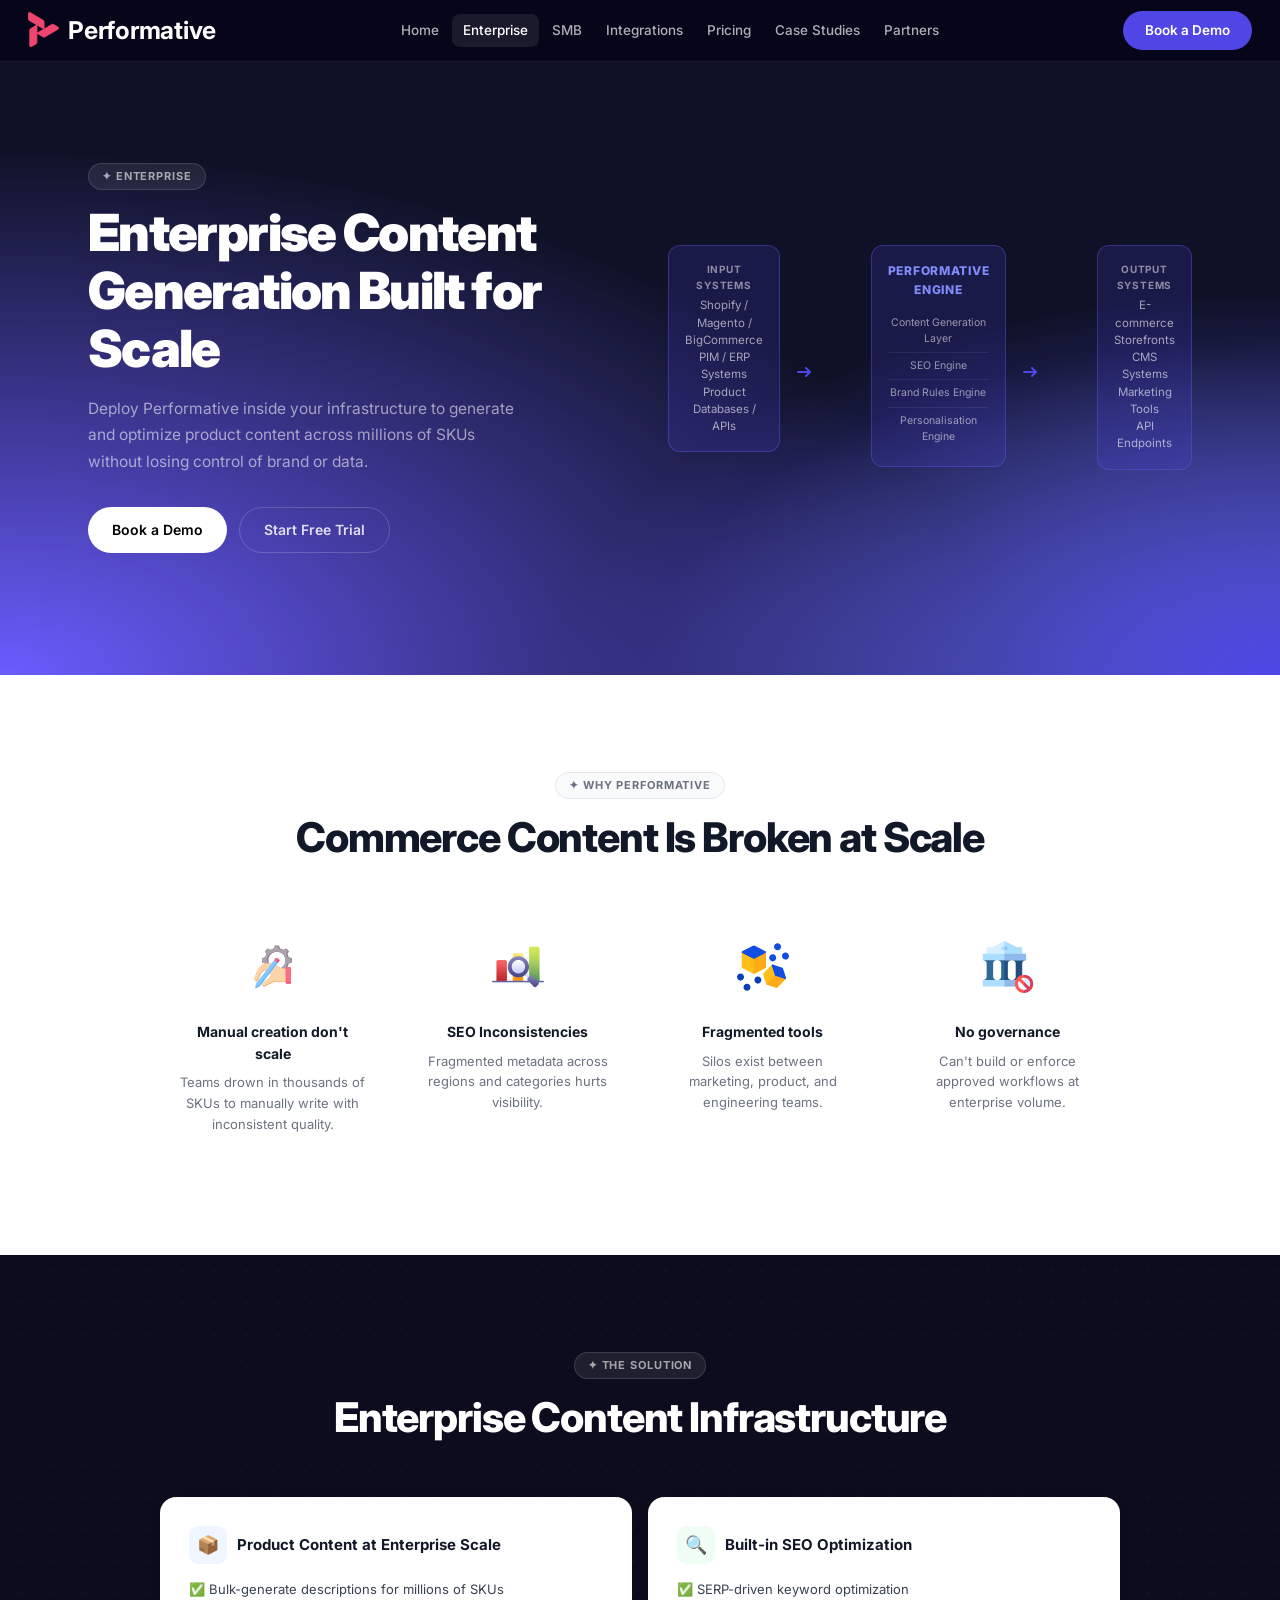
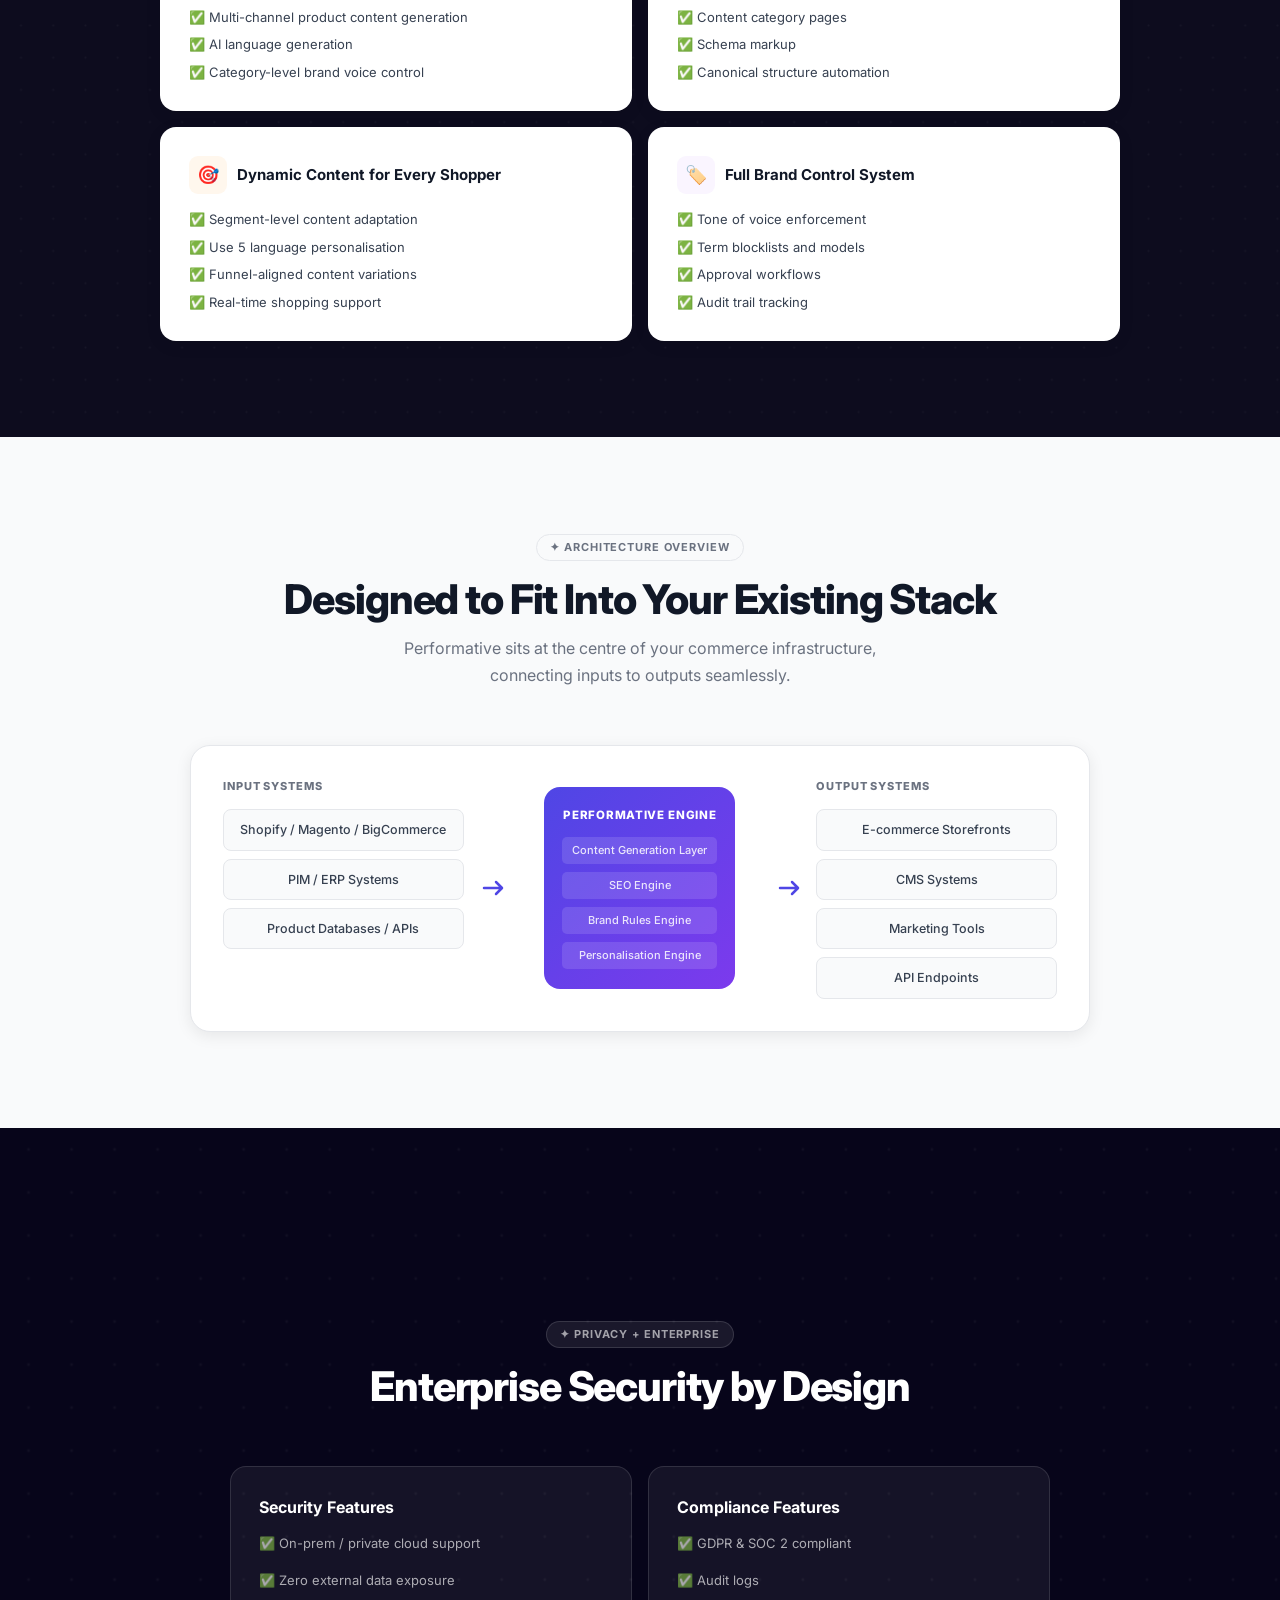
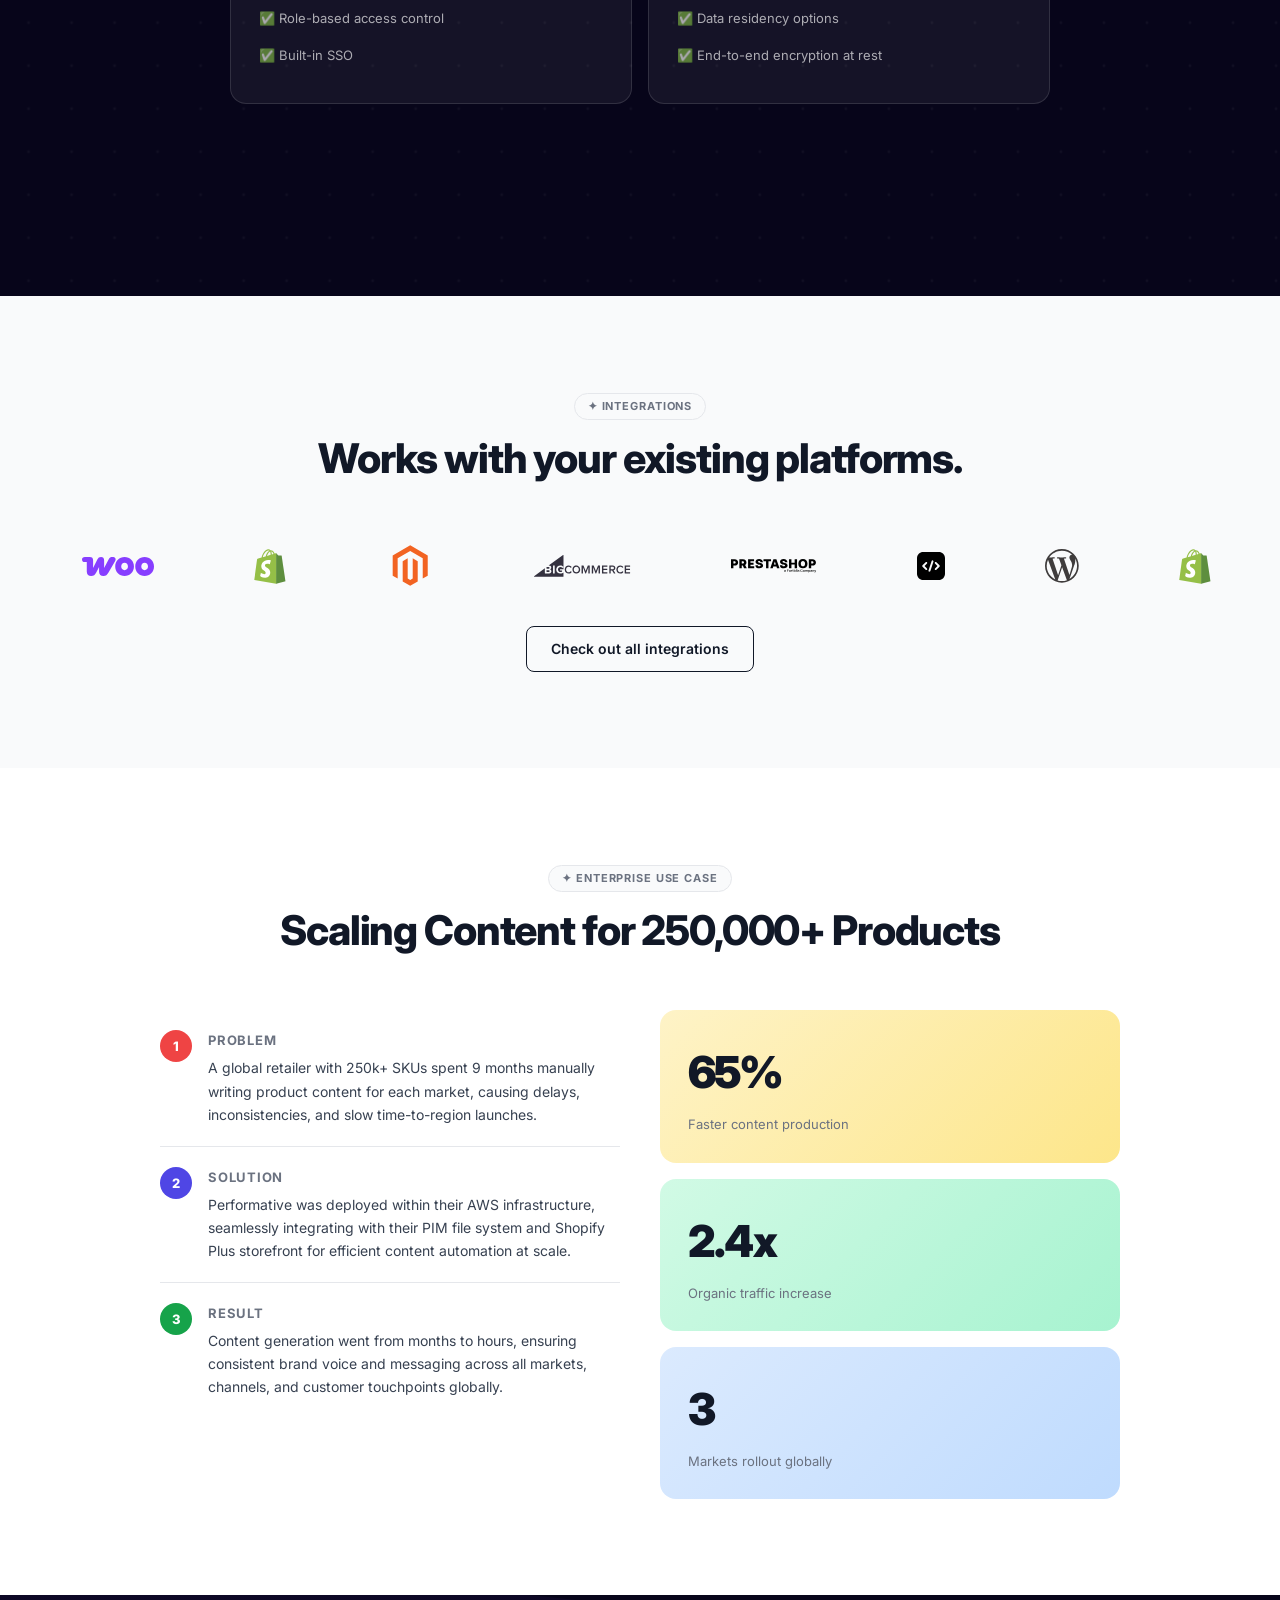
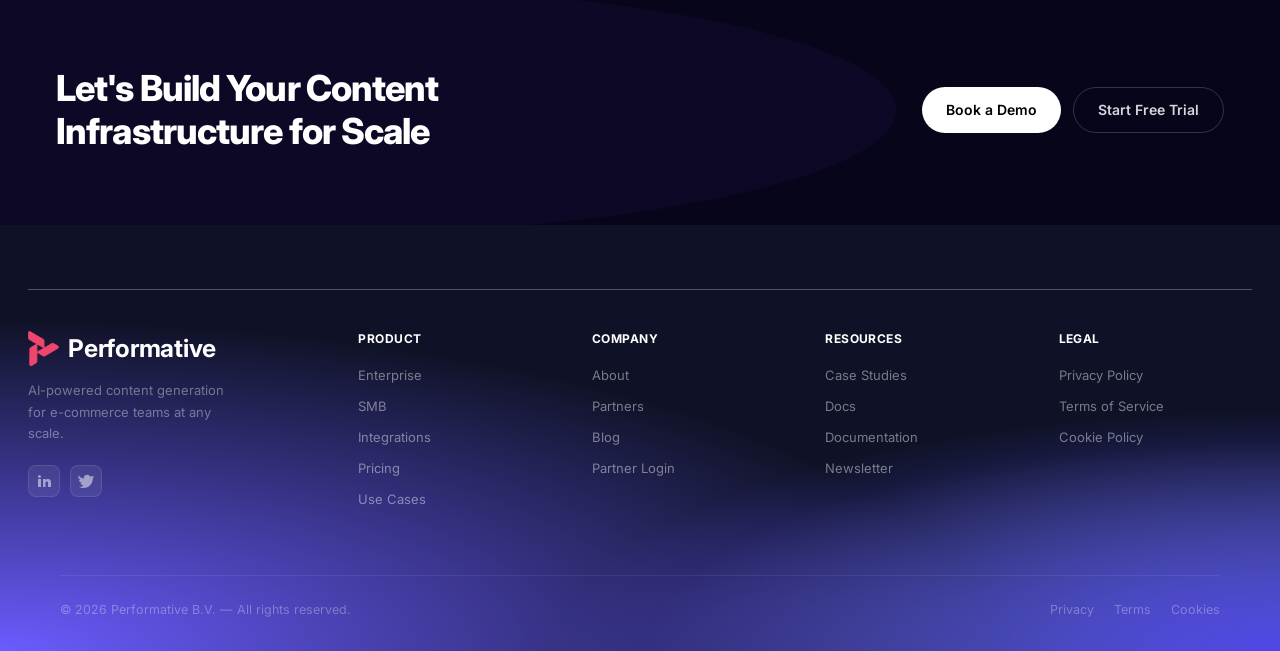
<file: enterprise.html>
<!doctype html>
<html lang="en">
  <head>
    <meta charset="UTF-8" />
    <meta name="viewport" content="width=device-width,initial-scale=1.0" />
    <title>Enterprise — Performative</title>
    <link rel="preconnect" href="https://fonts.googleapis.com" />
    <link
      href="https://fonts.googleapis.com/css2?family=Inter:wght@300;400;500;600;700;800;900&display=swap"
      rel="stylesheet"
    />
    <link rel="stylesheet" href="css/global.css" />
    <link rel="stylesheet" href="css/enterprise.css" />
    <link rel="stylesheet" href="css/home.css" />
  </head>
  <body>
    <!-- NAVBAR -->
    <nav class="navbar" id="navbar">
      <div class="container">
        <a href="index.html" class="nav-logo"
          ><svg
            xmlns="http://www.w3.org/2000/svg"
            width="32"
            height="36"
            viewBox="0 0 32 36"
            fill="none"
          >
            <path
              d="M8.92127 21.1957L24.057 12.389C24.2413 12.2817 24.4497 12.225 24.662 12.2243C24.8743 12.2235 25.0831 12.2789 25.2681 12.3849L29.984 15.0866C30.8086 15.559 30.8116 16.7668 29.9895 17.2435L16.6298 24.9902C16.447 25.0962 16.2402 25.1518 16.0299 25.1515C15.8196 25.1513 15.613 25.0953 15.4304 24.9889L8.92127 21.1957Z"
              fill="#EE466E"
            />
            <path
              d="M8.92127 21.1957L24.057 12.389C24.2413 12.2817 24.4497 12.225 24.662 12.2243C24.8743 12.2235 25.0831 12.2789 25.2681 12.3849L29.984 15.0866C30.8086 15.559 30.8116 16.7668 29.9895 17.2435L16.6298 24.9902C16.447 25.0962 16.2402 25.1518 16.0299 25.1515C15.8196 25.1513 15.613 25.0953 15.4304 24.9889L8.92127 21.1957Z"
              stroke="#EE466E"
              stroke-width="0.9"
              stroke-miterlimit="10"
            />
            <path
              d="M16.0907 17.1008L0.958829 8.28756C0.774553 8.18025 0.620749 8.02611 0.512435 7.84019C0.404122 7.65427 0.344999 7.44292 0.340839 7.22679L0.233904 1.71756C0.215184 0.754313 1.23569 0.138713 2.05622 0.618249L15.3901 8.41102C15.5725 8.51765 15.7244 8.67085 15.8309 8.85552C15.9375 9.04019 15.9949 9.24995 15.9975 9.4641L16.0907 17.1008Z"
              fill="#EE466E"
            />
            <path
              d="M16.0907 17.1008L0.958829 8.28756C0.774553 8.18025 0.620749 8.02611 0.512435 7.84019C0.404122 7.65427 0.344999 7.44292 0.340839 7.22679L0.233904 1.71756C0.215184 0.754313 1.23569 0.138713 2.05622 0.618249L15.3901 8.41102C15.5725 8.51765 15.7244 8.67085 15.8309 8.85552C15.9375 9.04019 15.9949 9.24995 15.9975 9.4641L16.0907 17.1008Z"
              stroke="#EE466E"
              stroke-width="0.9"
              stroke-miterlimit="10"
            />
            <path
              d="M8.94154 12.9266L8.86289 30.6786C8.86196 30.8948 8.80601 31.1071 8.70048 31.2946C8.59496 31.4822 8.44347 31.6387 8.26081 31.7489L3.60532 34.5572C2.79137 35.0482 1.76268 34.447 1.76838 33.4836L1.86045 17.8278C1.86174 17.6136 1.91783 17.4035 2.02319 17.2181C2.12854 17.0327 2.27953 16.8785 2.46125 16.7707L8.94154 12.9266Z"
              fill="#EE466E"
            />
            <path
              d="M8.94154 12.9266L8.86289 30.6786C8.86196 30.8948 8.80601 31.1071 8.70048 31.2946C8.59496 31.4822 8.44347 31.6387 8.26081 31.7489L3.60532 34.5572C2.79137 35.0482 1.76268 34.447 1.76838 33.4836L1.86045 17.8278C1.86174 17.6136 1.91783 17.4035 2.02319 17.2181C2.12854 17.0327 2.27953 16.8785 2.46125 16.7707L8.94154 12.9266Z"
              stroke="#EE466E"
              stroke-width="0.9"
            /></svg
          >Performative</a
        >
        <div class="nav-links">
          <a href="index.html">Home</a><a href="enterprise.html">Enterprise</a
          ><a href="smb.html">SMB</a><a href="integrations.html">Integrations</a
          ><a href="pricing.html">Pricing</a
          ><a href="case-studies.html">Case Studies</a
          ><a href="partner.html">Partners</a>
        </div>
        <a href="pricing.html" class="nav-cta">Book a Demo</a>
        <div class="nav-burger" id="nav-burger">
          <span></span><span></span><span></span>
        </div>
      </div>
    </nav>
    <div class="nav-mobile" id="nav-mobile">
      <a href="index.html">Home</a><a href="enterprise.html">Enterprise</a
      ><a href="smb.html">SMB</a><a href="integrations.html">Integrations</a
      ><a href="pricing.html">Pricing</a
      ><a href="case-studies.html">Case Studies</a
      ><a href="partner.html">Partners</a>
      <a href="pricing.html" class="nav-cta">Book a Demo</a>
    </div>

    <!-- HERO -->
    <section class="ent-hero">
      <div class="ent-hero-inner">
        <div>
          <div class="badge invert">✦ Enterprise</div>
          <h1 class="ent-hero-title">
            Enterprise Content Generation Built for Scale
          </h1>
          <p class="ent-hero-sub">
            Deploy Performative inside your infrastructure to generate and
            optimize product content across millions of SKUs without losing
            control of brand or data.
          </p>
          <div class="ent-hero-btns">
            <a href="pricing.html" class="btn btn-primary">Book a Demo</a>
            <a href="smb.html" class="btn btn-ghost">Start Free Trial</a>
          </div>
        </div>
        <div class="flow-diagram">
          <div class="flow-center-box">
            <div
              class="flow-box-title"
              style="
                color: rgba(255, 255, 255, 0.5);
                font-size: 10px;
                font-weight: 700;
                text-transform: uppercase;
                letter-spacing: 0.08em;
                margin-bottom: 4px;
              "
            >
              Input Systems
            </div>
            <div class="flow-box">Shopify / Magento / BigCommerce</div>
            <div class="flow-box">PIM / ERP Systems</div>
            <div class="flow-box">Product Databases / APIs</div>
          </div>
          <div class="flow-arrow">
            <svg width="28" height="28" viewBox="0 0 28 28" fill="none">
              <path
                d="M8 14h12M16 10l4 4-4 4"
                stroke="#4F46E5"
                stroke-width="2"
                stroke-linecap="round"
                stroke-linejoin="round"
              />
            </svg>
          </div>
          <div class="flow-center-box">
            <div class="flow-engine-title">Performative Engine</div>
            <div class="flow-engine-item">Content Generation Layer</div>
            <div class="flow-engine-item">SEO Engine</div>
            <div class="flow-engine-item">Brand Rules Engine</div>
            <div class="flow-engine-item">Personalisation Engine</div>
          </div>
          <div class="flow-arrow">
            <svg width="28" height="28" viewBox="0 0 28 28" fill="none">
              <path
                d="M8 14h12M16 10l4 4-4 4"
                stroke="#4F46E5"
                stroke-width="2"
                stroke-linecap="round"
                stroke-linejoin="round"
              />
            </svg>
          </div>
          <div class="flow-center-box">
            <div
              class="flow-box-title"
              style="
                color: rgba(255, 255, 255, 0.5);
                font-size: 10px;
                font-weight: 700;
                text-transform: uppercase;
                letter-spacing: 0.08em;
                margin-bottom: 4px;
              "
            >
              Output Systems
            </div>
            <div class="flow-box">E-commerce Storefronts</div>
            <div class="flow-box">CMS Systems</div>
            <div class="flow-box">Marketing Tools</div>
            <div class="flow-box">API Endpoints</div>
          </div>
        </div>
      </div>
    </section>

    <!-- PROBLEM SECTION -->
    <section class="sec-problem">
      <div class="container">
        <div class="sec-header">
          <div class="badge">✦ Why Performative</div>
          <h2 class="sec-heading">Commerce Content Is Broken at Scale</h2>
        </div>
        <div class="problem-grid">
          <div class="prob-card">
            <span class="prob-icon"
              ><svg
                xmlns="http://www.w3.org/2000/svg"
                width="52"
                height="52"
                viewBox="0 0 52 52"
                fill="none"
              >
                <path
                  fill-rule="evenodd"
                  clip-rule="evenodd"
                  d="M23.7779 8.91958L20.831 7.41803L17.9919 10.2571L19.4935 13.2044C18.9197 14.1744 18.4766 15.231 18.1893 16.3501L15.0449 17.3718V21.3869L18.1892 22.4085C18.4766 23.5275 18.9195 24.5843 19.4934 25.5543L18.7533 27.0071C21.6935 27.352 24.2978 28.795 26.1451 30.9153C26.401 30.9998 26.6608 31.076 26.924 31.1435L27.4355 32.7177C27.7263 33.2185 27.9809 33.7429 28.1953 34.2876H31.9606L32.9822 31.1432C34.1013 30.8558 35.158 30.4128 36.128 29.839L39.0752 31.3406L41.9143 28.5015L40.4126 25.5544C40.9866 24.5844 41.4299 23.5277 41.7172 22.4085L44.8612 21.387V17.3719L41.7169 16.3502C41.4294 15.2311 40.9865 14.1745 40.4126 13.2045L41.9143 10.2572L39.0752 7.41814L36.128 8.91979C35.1579 8.34571 34.1014 7.90257 32.9821 7.61522L31.9606 4.47119H27.9455L26.924 7.61522C25.8048 7.90246 24.748 8.34561 23.7779 8.91958ZM29.9531 10.8183C34.6812 10.8183 38.514 14.6511 38.514 19.3792C38.514 24.1072 34.6812 27.94 29.9531 27.94C25.2251 27.94 21.3923 24.1072 21.3923 19.3792C21.3923 14.6512 25.2251 10.8183 29.9531 10.8183Z"
                  fill="#847784"
                />
                <path
                  fill-rule="evenodd"
                  clip-rule="evenodd"
                  d="M23.7779 8.91958L23.1803 8.61507C22.9954 8.712 22.8133 8.8135 22.6341 8.91958L20.4449 7.80408L17.9919 10.257L19.4935 13.2043C18.9197 14.1743 18.4766 15.2309 18.1893 16.35L15.0449 17.3717V21.3868L18.1892 22.4084C18.4766 23.5274 18.9195 24.5842 19.4934 25.5542L18.7533 27.007C21.6935 27.3519 24.2978 28.7949 26.1451 30.9152C26.401 30.9997 26.6608 31.0758 26.924 31.1434L27.4355 32.7176C27.7263 33.2184 27.9809 33.7428 28.1953 34.2875H30.8169L31.8385 31.1431C32.9576 30.8557 34.0143 30.4127 34.9843 29.8389L35.5818 30.1433C35.7667 30.0464 35.9489 29.9448 36.128 29.8389L38.3175 30.9545L40.7706 28.5014L39.2689 25.5543C39.8429 24.5843 40.2862 23.5276 40.5735 22.4084L43.7175 21.3869V17.3718L40.5732 16.3501C40.2857 15.231 39.8428 14.1744 39.2689 13.2044L40.7706 10.2571L38.3175 7.80418L36.1281 8.91979C35.9489 8.81382 35.7668 8.71221 35.5819 8.61528L34.9843 8.91979C34.0142 8.34571 32.9577 7.90257 31.8384 7.61522L30.8169 4.47119H27.9456L26.9241 7.61522C25.8048 7.90246 24.748 8.34561 23.7779 8.91958ZM28.8093 10.8183C29.0015 10.8183 29.1921 10.8253 29.3812 10.8378C29.5703 10.8253 29.7608 10.8183 29.9531 10.8183C34.6812 10.8183 38.514 14.6511 38.514 19.3792C38.514 24.1072 34.6812 27.94 29.9531 27.94C29.7609 27.94 29.5703 27.9331 29.3812 27.9206C29.1921 27.9331 29.0016 27.94 28.8093 27.94C24.0813 27.94 20.2485 24.1072 20.2485 19.3792C20.2485 14.6512 24.0813 10.8183 28.8093 10.8183Z"
                  fill="#ADA0AD"
                />
                <path
                  fill-rule="evenodd"
                  clip-rule="evenodd"
                  d="M18.0343 45.4537C17.5821 45.5728 17.1347 45.5895 16.6926 45.4982C14.6329 45.0726 15.3792 42.6884 16.2194 41.4662C16.7426 40.7051 17.5216 40.1332 18.5532 39.7465C20.7899 38.3485 23.7587 36.4446 23.7415 34.0906C23.7295 32.4275 22.5302 30.9496 20.8244 30.2258C19.5943 29.7037 18.1266 29.3454 17.0384 29.8742C15.151 30.7912 13.9691 33.0329 13.0072 35.0169C11.8966 37.3077 10.7212 43.0537 7.9792 39.4585C7.67583 39.0608 7.34542 38.6818 7.13867 38.1899L10.3521 29.531C10.7466 28.4678 11.1491 27.5581 11.9881 26.7952L14.8898 24.1573C15.9426 23.2002 17.2689 22.6246 18.6917 22.6246H25.2979L33.1234 26.7675C33.8116 27.1318 34.464 27.323 35.24 27.3876L40.3443 27.813V40.784C36.8563 40.784 33.7112 41.5092 30.5469 40.8961C27.6936 40.3432 24.7906 42.0285 22.1301 43.2839C20.9302 43.8502 19.7401 44.5232 18.0343 45.4537Z"
                  fill="#F0B16E"
                />
                <path
                  fill-rule="evenodd"
                  clip-rule="evenodd"
                  d="M15.5139 44.6489C15.098 43.7244 15.6359 42.315 16.2195 41.4661C16.7427 40.705 17.5217 40.1331 18.5533 39.7463C20.79 38.3484 23.7588 36.4444 23.7416 34.0905C23.7324 32.8207 23.031 31.659 21.9407 30.8583C21.4413 30.2839 20.7799 29.8094 20.0172 29.4856C18.7871 28.9635 17.3193 28.6052 16.2312 29.134C14.3438 30.051 13.1618 32.2927 12.1999 34.2767C11.2297 36.2778 10.21 40.9153 8.13978 39.6594C8.08684 39.5955 8.03349 39.5294 7.9792 39.4584C7.67583 39.0607 7.34542 38.6817 7.13867 38.1898L10.3521 29.5308C10.7466 28.4676 11.1491 27.558 11.9881 26.7951L14.8898 24.1572C15.9426 23.2 17.2689 22.6245 18.6917 22.6245H25.2979L33.1234 26.7674C33.8116 27.1317 34.4641 27.3229 35.24 27.3875L39.537 27.7456V40.0438C36.0489 40.0438 32.9038 40.769 29.7395 40.1559C26.8863 39.603 23.9832 41.2884 21.3227 42.5437C20.1227 43.1099 18.9326 43.7829 17.2268 44.7134C16.7746 44.8325 16.3272 44.8492 15.8851 44.7579C15.7495 44.73 15.6261 44.6932 15.5139 44.6489Z"
                  fill="#FCD4A9"
                />
                <path
                  fill-rule="evenodd"
                  clip-rule="evenodd"
                  d="M39.6579 26.2565H43.1068C43.5852 26.2565 43.9765 26.6478 43.9765 27.1262V41.9895C43.9765 42.4679 43.5852 42.8592 43.1068 42.8592H39.6579C39.1795 42.8592 38.7881 42.4679 38.7881 41.9895V27.1263C38.7881 26.6479 39.1795 26.2565 39.6579 26.2565Z"
                  fill="#E33F65"
                />
                <path
                  fill-rule="evenodd"
                  clip-rule="evenodd"
                  d="M39.6579 26.2565H43.1068C43.5852 26.2565 43.9765 26.6478 43.9765 27.1262V40.6439C43.9765 41.1223 43.5852 41.5137 43.1068 41.5137H39.6579C39.1795 41.5137 38.7881 41.1223 38.7881 40.6439V27.1263C38.7881 26.6479 39.1795 26.2565 39.6579 26.2565Z"
                  fill="#FA6E85"
                />
                <path
                  fill-rule="evenodd"
                  clip-rule="evenodd"
                  d="M30.4164 17.1514L32.0615 18.4265C32.5675 18.8185 32.6606 19.5535 32.2684 20.0593L12.595 45.4268L8.17676 47.529L9.11016 42.726L28.7835 17.3584C29.1758 16.8525 29.9105 16.7593 30.4164 17.1514Z"
                  fill="#60B7FE"
                />
                <path
                  fill-rule="evenodd"
                  clip-rule="evenodd"
                  d="M30.4165 17.1514L31.6312 18.0928C31.6583 18.3777 31.582 18.6729 31.3939 18.9156L11.7204 44.2831L8.51074 45.8102L9.11009 42.726L28.7835 17.3584C29.1759 16.8525 29.9105 16.7593 30.4165 17.1514Z"
                  fill="#88C8FE"
                />
                <path
                  fill-rule="evenodd"
                  clip-rule="evenodd"
                  d="M30.4161 17.1514L32.0611 18.4264C32.567 18.8185 32.6601 19.5533 32.268 20.0593L30.8803 21.8499L27.3955 19.149L28.7832 17.3585C29.1753 16.8524 29.9101 16.7594 30.4161 17.1514Z"
                  fill="#E33F65"
                />
                <path
                  fill-rule="evenodd"
                  clip-rule="evenodd"
                  d="M30.4161 17.1514L31.6307 18.0929C31.6578 18.3777 31.5815 18.673 31.3934 18.9156L29.7795 20.9966L27.3955 19.149L28.7832 17.3585C29.1753 16.8524 29.9101 16.7594 30.4161 17.1514Z"
                  fill="#FA6E85"
                /></svg
            ></span>
            <h3 class="prob-title">Manual creation don't scale</h3>
            <p class="prob-body">
              Teams drown in thousands of SKUs to manually write with
              inconsistent quality.
            </p>
          </div>
          <div class="prob-card">
            <span class="prob-icon"
              ><svg
                xmlns="http://www.w3.org/2000/svg"
                width="52"
                height="52"
                viewBox="0 0 52 52"
                fill="none"
              >
                <path
                  d="M14.9293 40.3863H4.42773V20.5004C4.42773 19.6066 5.14883 18.8754 6.05273 18.8754H13.3043C14.198 18.8754 14.9293 19.5965 14.9293 20.5004V40.3863Z"
                  fill="url(#paint0_linear_189_54)"
                />
                <path
                  d="M31.2506 40.3864H20.749V13.9293C20.749 13.0356 21.4701 12.3043 22.374 12.3043H29.6256C30.5193 12.3043 31.2506 13.0254 31.2506 13.9293V40.3864Z"
                  fill="url(#paint1_linear_189_54)"
                />
                <path
                  d="M47.5719 40.3864H37.0703V7.42932C37.0703 6.53557 37.7914 5.80432 38.6953 5.80432H45.9469C46.8406 5.80432 47.5719 6.52542 47.5719 7.42932V40.3864Z"
                  fill="url(#paint2_linear_189_54)"
                />
                <path
                  d="M51.2586 41.1277H0.741406C0.335156 41.1277 0 40.7926 0 40.3863C0 39.9801 0.335156 39.6449 0.741406 39.6449H51.2586C51.6648 39.6449 52 39.9801 52 40.3863C52 40.7926 51.6648 41.1277 51.2586 41.1277Z"
                  fill="url(#paint3_linear_189_54)"
                />
                <path
                  d="M35.6889 30.941C35.2521 31.7332 35.3943 32.7184 36.0342 33.3481L37.8217 35.1356L35.8107 37.1465L34.0232 35.359C33.3834 34.7192 32.4084 34.577 31.6162 35.0137C32.449 34.5465 33.2311 33.9676 33.9318 33.2567C34.6326 32.5559 35.2217 31.7739 35.6889 30.941Z"
                  fill="url(#paint4_linear_189_54)"
                />
                <path
                  d="M33.9215 33.2668C31.8496 35.3387 29.1379 36.3746 26.416 36.3746C23.6941 36.3746 20.9824 35.3387 18.9105 33.2668C14.7668 29.1231 14.7668 22.3996 18.9105 18.2559C20.9824 16.184 23.6941 15.1481 26.416 15.1481C29.1379 15.1481 31.8496 16.184 33.9215 18.2559C38.0652 22.3996 38.0652 29.1231 33.9215 33.2668Z"
                  fill="url(#paint5_linear_189_54)"
                />
                <path
                  d="M46.3932 41.2699L40.1674 35.0441C39.5479 34.4246 38.5322 34.4246 37.9127 35.0441L35.7088 37.248C35.0893 37.8676 35.0893 38.8832 35.7088 39.5027L41.9346 45.7285C42.5541 46.348 43.5697 46.348 44.1893 45.7285L46.3932 43.5246C47.0127 42.9051 47.0127 41.8996 46.3932 41.2699Z"
                  fill="url(#paint6_linear_189_54)"
                />
                <path
                  d="M31.1586 30.4941C29.8484 31.8043 28.1422 32.4543 26.4258 32.4543C24.7094 32.4543 23.0031 31.8043 21.693 30.4941C19.0828 27.884 19.0828 23.6387 21.693 21.0285C23.0031 19.7184 24.7094 19.0684 26.4258 19.0684C28.1422 19.0684 29.8484 19.7184 31.1586 21.0285C33.7687 23.6387 33.7687 27.884 31.1586 30.4941Z"
                  fill="url(#paint7_linear_189_54)"
                />
                <defs>
                  <linearGradient
                    id="paint0_linear_189_54"
                    x1="9.6774"
                    y1="16.9806"
                    x2="9.6774"
                    y2="47.1906"
                    gradientUnits="userSpaceOnUse"
                  >
                    <stop stop-color="#FF7070" />
                    <stop offset="1" stop-color="#A60B15" />
                  </linearGradient>
                  <linearGradient
                    id="paint1_linear_189_54"
                    x1="25.9998"
                    y1="11.2368"
                    x2="25.9998"
                    y2="42.6499"
                    gradientUnits="userSpaceOnUse"
                  >
                    <stop stop-color="#FFED81" />
                    <stop offset="1" stop-color="#FF8804" />
                  </linearGradient>
                  <linearGradient
                    id="paint2_linear_189_54"
                    x1="42.3222"
                    y1="6.41735"
                    x2="42.3222"
                    y2="40.455"
                    gradientUnits="userSpaceOnUse"
                  >
                    <stop stop-color="#CFE958" />
                    <stop offset="0.1381" stop-color="#C8E458" />
                    <stop offset="0.3389" stop-color="#B5D75A" />
                    <stop offset="0.578" stop-color="#95C15C" />
                    <stop offset="0.8445" stop-color="#69A45E" />
                    <stop offset="1" stop-color="#4C9060" />
                  </linearGradient>
                  <linearGradient
                    id="paint3_linear_189_54"
                    x1="26"
                    y1="39.3098"
                    x2="26"
                    y2="41.2653"
                    gradientUnits="userSpaceOnUse"
                  >
                    <stop stop-color="#8888BA" />
                    <stop offset="1" stop-color="#49458A" />
                  </linearGradient>
                  <linearGradient
                    id="paint4_linear_189_54"
                    x1="34.7117"
                    y1="30.7444"
                    x2="34.7117"
                    y2="36.6946"
                    gradientUnits="userSpaceOnUse"
                  >
                    <stop stop-color="white" />
                    <stop offset="1" stop-color="#C4CBFF" />
                  </linearGradient>
                  <linearGradient
                    id="paint5_linear_189_54"
                    x1="26.4222"
                    y1="15.6385"
                    x2="26.4222"
                    y2="34.9818"
                    gradientUnits="userSpaceOnUse"
                  >
                    <stop stop-color="#8888BA" />
                    <stop offset="1" stop-color="#49458A" />
                  </linearGradient>
                  <linearGradient
                    id="paint6_linear_189_54"
                    x1="41.0487"
                    y1="34.0362"
                    x2="41.0487"
                    y2="45.7716"
                    gradientUnits="userSpaceOnUse"
                  >
                    <stop stop-color="#8888BA" />
                    <stop offset="1" stop-color="#49458A" />
                  </linearGradient>
                  <linearGradient
                    id="paint7_linear_189_54"
                    x1="26.4218"
                    y1="19.1685"
                    x2="26.4218"
                    y2="32.4792"
                    gradientUnits="userSpaceOnUse"
                  >
                    <stop stop-color="white" />
                    <stop offset="1" stop-color="#C4CBFF" />
                  </linearGradient>
                </defs></svg
            ></span>
            <h3 class="prob-title">SEO Inconsistencies</h3>
            <p class="prob-body">
              Fragmented metadata across regions and categories hurts
              visibility.
            </p>
          </div>
          <div class="prob-card">
            <span class="prob-icon"
              ><svg
                xmlns="http://www.w3.org/2000/svg"
                width="52"
                height="52"
                viewBox="0 0 52 52"
                fill="none"
              >
                <g clip-path="url(#clip0_191_54)">
                  <path
                    fill-rule="evenodd"
                    clip-rule="evenodd"
                    d="M3.53369 39.6322C1.58407 39.6322 0 38.0481 0 36.0985C0 34.1489 1.58407 32.5648 3.53369 32.5648C5.4833 32.5648 7.06737 34.1489 7.06737 36.0985C7.06737 38.0481 5.4833 39.6322 3.53369 39.6322ZM10.0223 49.8372C8.07264 49.8372 6.48858 48.2532 6.48858 46.334C6.48858 44.3844 8.07264 42.8003 10.0223 42.8003C11.9719 42.8003 13.5559 44.3844 13.5559 46.334C13.5559 48.2532 11.9719 49.8372 10.0223 49.8372ZM20.8975 42.648C18.9479 42.648 17.3638 41.0639 17.3638 39.1143C17.3638 37.1647 18.9479 35.5806 20.8975 35.5806C22.8166 35.5806 24.4007 37.1647 24.4007 39.1143C24.4007 41.0639 22.8166 42.648 20.8975 42.648Z"
                    fill="#0E3EB7"
                  />
                  <path
                    fill-rule="evenodd"
                    clip-rule="evenodd"
                    d="M48.4665 18.6128C46.5169 18.6128 44.9329 17.0592 44.9329 15.1096C44.9329 13.16 46.5169 11.5759 48.4665 11.5759C50.4162 11.5759 52.0002 13.16 52.0002 15.1096C52.0002 17.0592 50.4162 18.6128 48.4665 18.6128ZM35.7026 20.3797C33.753 20.3797 32.1689 18.7956 32.1689 16.846C32.1689 14.8964 33.753 13.3123 35.7026 13.3123C37.6522 13.3123 39.2363 14.8964 39.2363 16.846C39.2363 18.7956 37.6522 20.3797 35.7026 20.3797ZM40.5462 9.19982C38.5966 9.19982 37.0125 7.61575 37.0125 5.66613C37.0125 3.71651 38.5966 2.13245 40.5462 2.13245C42.4958 2.13245 44.0799 3.71651 44.0799 5.66613C44.0799 7.61575 42.4958 9.19982 40.5462 9.19982Z"
                    fill="#114DE2"
                  />
                  <path
                    fill-rule="evenodd"
                    clip-rule="evenodd"
                    d="M27.1726 11.119C27.1726 10.6316 27.5991 10.2051 28.0865 10.2051C28.6043 10.2051 29.0003 10.6316 29.0003 11.119V26.1371V26.198V26.2285V26.259C28.9699 26.5941 28.7566 26.8378 28.4825 26.9901L17.3331 32.7171C17.2417 32.778 17.1503 32.8085 17.0285 32.8085C16.998 32.8085 16.998 32.8389 16.9675 32.8389H16.9371H16.9066H16.8761H16.8457H16.8152H16.7848C16.6629 32.8085 16.5411 32.778 16.4497 32.7171L5.26982 26.9901C4.96519 26.8378 4.75195 26.5331 4.75195 26.1676V11.119C4.75195 10.6316 5.17843 10.2051 5.66584 10.2051C6.1837 10.2051 6.57972 10.6316 6.57972 11.119L15.9623 16.9069C15.9623 16.389 16.3887 15.993 16.8761 15.993C17.394 15.993 17.79 16.389 17.79 16.9069L27.1726 11.119Z"
                    fill="#FFBF18"
                  />
                  <path
                    fill-rule="evenodd"
                    clip-rule="evenodd"
                    d="M27.1728 11.119C27.1728 10.6316 27.5992 10.2051 28.0866 10.2051C28.6045 10.2051 29.0005 10.6316 29.0005 11.119V26.1371V26.198V26.2285V26.259C28.9701 26.5941 28.7568 26.8378 28.4827 26.9901L17.3333 32.7171C17.2419 32.778 17.1505 32.8085 17.0286 32.8085C16.9982 32.8085 16.9982 32.8389 16.9677 32.8389H16.9373H16.9068H16.8763H16.8459H16.8154H16.7849C16.7545 32.8085 16.6935 32.8085 16.6631 32.8085V15.993H16.8763C17.3942 15.993 17.7902 16.389 17.7902 16.9069L27.1728 11.119Z"
                    fill="#FFAC16"
                  />
                  <path
                    fill-rule="evenodd"
                    clip-rule="evenodd"
                    d="M16.8761 17.8208C16.7238 17.8208 16.602 17.7598 16.4497 17.6989L5.23936 11.9414C4.93473 11.7891 4.75195 11.4845 4.75195 11.1189C4.75195 10.7838 4.93473 10.4792 5.23936 10.3269L16.4497 4.56944C16.7238 4.41712 17.0285 4.41712 17.3026 4.56944L28.5129 10.3269C28.8176 10.4792 29.0003 10.7838 29.0003 11.1189C29.0003 11.4845 28.8176 11.7891 28.5129 11.9414L17.3026 17.6989C17.1808 17.7598 17.0285 17.8208 16.8761 17.8208Z"
                    fill="#114DE2"
                  />
                  <path
                    fill-rule="evenodd"
                    clip-rule="evenodd"
                    d="M47.8566 36.7687C48.1612 36.4641 48.6182 36.4641 48.9228 36.7687C49.1969 37.0429 49.1969 37.5303 48.9228 37.8349L40.2409 46.4863C40.2104 46.5168 40.2104 46.5168 40.2104 46.5473H40.18L40.1495 46.5777C39.9667 46.7301 39.6926 46.7605 39.4489 46.6996L29.6703 43.5619C29.6094 43.5315 29.518 43.501 29.4571 43.4401H29.4266C29.4266 43.4096 29.4266 43.4096 29.3961 43.4096V43.3791H29.3657V43.3487H29.3352V43.3182H29.3047C29.2438 43.2268 29.1829 43.1354 29.1524 43.0441L26.0148 33.2655C25.9234 32.9913 25.9843 32.6867 26.1975 32.4735L34.8794 23.7916C35.1841 23.5174 35.641 23.5174 35.9456 23.7916C36.2198 24.0962 36.2198 24.5531 35.9456 24.8578L38.0476 33.6006C38.3217 33.3264 38.8091 33.3264 39.0833 33.6006C39.3879 33.9052 39.3879 34.3622 39.0833 34.6668L47.8566 36.7687Z"
                    fill="#FFBF18"
                  />
                  <path
                    fill-rule="evenodd"
                    clip-rule="evenodd"
                    d="M47.8569 36.7687C48.1615 36.464 48.6185 36.464 48.9231 36.7687C49.1973 37.0428 49.1973 37.5302 48.9231 37.8349L40.2412 46.4863C40.2107 46.5168 40.2107 46.5168 40.2107 46.5472H40.1803L40.1498 46.5777C39.967 46.73 39.6929 46.7605 39.4492 46.6995L29.6706 43.5619C29.6097 43.5314 29.5183 43.501 29.4574 43.44H29.4269C29.4269 43.4096 29.4269 43.4096 29.3965 43.4096V43.3791H29.366V43.3486H29.3355V43.3182H29.3051C29.2746 43.2877 29.2746 43.2573 29.2441 43.2268L38.9618 33.5092C39.0227 33.5396 39.0532 33.5701 39.0836 33.6005C39.3883 33.9052 39.3883 34.3621 39.0836 34.6667L47.8569 36.7687Z"
                    fill="#FFAC16"
                  />
                  <path
                    fill-rule="evenodd"
                    clip-rule="evenodd"
                    d="M38.0479 34.6667C37.9565 34.5753 37.8956 34.4839 37.8651 34.3621L34.697 24.5531C34.6056 24.2789 34.697 24.0047 34.8798 23.7915C35.093 23.6087 35.3672 23.5173 35.6413 23.6087L45.4504 26.7769C45.6941 26.8378 45.8768 27.0206 45.9378 27.2643L49.1059 37.0733C49.1668 37.3475 49.1059 37.6216 48.9231 37.8349C48.7099 38.0176 48.4357 38.0786 48.1615 38.0176L38.3525 34.8495C38.2307 34.819 38.1088 34.7581 38.0479 34.6667Z"
                    fill="#114DE2"
                  />
                </g>
                <defs>
                  <clipPath id="clip0_191_54">
                    <rect width="52" height="52" fill="white" />
                  </clipPath>
                </defs></svg
            ></span>
            <h3 class="prob-title">Fragmented tools</h3>
            <p class="prob-body">
              Silos exist between marketing, product, and engineering teams.
            </p>
          </div>
          <div class="prob-card">
            <span class="prob-icon"
              ><svg
                xmlns="http://www.w3.org/2000/svg"
                width="52"
                height="52"
                viewBox="0 0 52 52"
                fill="none"
              >
                <g clip-path="url(#clip0_191_67)">
                  <path
                    d="M36.9428 17.1245L43.4443 19.3121C41.6489 19.3121 40.1935 20.7675 40.1935 22.5628V35.7465C40.1935 37.5418 41.6489 38.9972 43.4443 38.9972L36.9428 41.323L30.4414 38.9972C32.2367 38.9972 33.6921 37.5418 33.6921 35.7465V22.5628C33.6921 20.7675 32.2367 19.3121 30.4414 19.3121L36.9428 17.1245Z"
                    fill="#204E7E"
                  />
                  <path
                    d="M40.1947 6.30906V14.2127H4.63867V6.30906H9.83766L22.4162 0L34.9947 6.30906H40.1947Z"
                    fill="#D6F0FF"
                  />
                  <path
                    d="M40.1945 6.30906V14.2127H22.416V0L34.9945 6.30906H40.1945Z"
                    fill="#ACDEFF"
                  />
                  <path
                    d="M19.5791 5.75854H25.2534V8.80542H19.5791V5.75854Z"
                    fill="#ACDEFF"
                  />
                  <path
                    d="M22.416 5.75854H25.2537V8.80542H22.416V5.75854Z"
                    fill="#8FBAEB"
                  />
                  <path
                    d="M28.9181 38.997L22.4161 41.3228L15.915 38.997C17.7107 38.997 19.1661 37.5416 19.1661 35.747V22.5632C19.1661 20.7676 17.7107 19.3122 15.915 19.3122L22.4161 17.1245L28.9181 19.3122C27.1225 19.3122 25.6671 20.7676 25.6671 22.5632V35.747C25.6671 37.5416 27.1225 38.997 28.9181 38.997Z"
                    fill="#2F6996"
                  />
                  <path
                    d="M28.918 38.997L22.416 41.3228V17.1245L28.918 19.3122C27.1224 19.3122 25.667 20.7676 25.667 22.5632V35.747C25.667 37.5416 27.1224 38.997 28.918 38.997Z"
                    fill="#204E7E"
                  />
                  <path
                    d="M7.88912 17.1245L14.3905 19.3121C12.5952 19.3121 11.1398 20.7675 11.1398 22.5628V35.7465C11.1398 37.5418 12.5952 38.9972 14.3905 38.9972L7.88912 41.323L1.3877 38.9972C3.18302 38.9972 4.63841 37.5418 4.63841 35.7465V22.5628C4.63841 20.7675 3.18302 19.3121 1.3877 19.3121L7.88912 17.1245Z"
                    fill="#2F6996"
                  />
                  <path
                    d="M0.740234 12.811H44.0922V19.3121H0.740234V12.811Z"
                    fill="#ACDEFF"
                  />
                  <path
                    d="M22.416 12.811H44.0925V19.3121H22.416V12.811Z"
                    fill="#8FBAEB"
                  />
                  <path
                    d="M0.740234 38.9969H44.0922V45.499H0.740234V38.9969Z"
                    fill="#ACDEFF"
                  />
                  <path
                    d="M22.416 38.9969H44.0925V45.499H22.416V38.9969Z"
                    fill="#8FBAEB"
                  />
                  <path
                    d="M49.7368 42.8269C49.7368 47.0519 46.3121 50.4766 42.0882 50.4766C37.8632 50.4766 34.4385 47.0519 34.4385 42.8269C34.4385 38.6029 37.8632 35.1782 42.0882 35.1782C46.3121 35.1782 49.7368 38.6029 49.7368 42.8269Z"
                    fill="#F7FAFA"
                  />
                  <path
                    d="M49.7375 42.8269C49.7375 47.0519 46.3129 50.4766 42.0889 50.4766V35.1782C46.3129 35.1782 49.7375 38.6029 49.7375 42.8269Z"
                    fill="#D6F0FF"
                  />
                  <path
                    d="M35.9619 42.8269C35.9619 41.6894 36.2747 40.625 36.8171 39.7109L42.0882 44.982L42.7408 43.48L42.0882 40.6736L47.3582 45.9437L38.9712 37.5567C39.8853 37.0144 40.9507 36.7015 42.0882 36.7015L42.8454 35.1781L42.0882 33.6547C37.0304 33.6547 32.915 37.769 32.915 42.8268C32.915 47.8846 37.0304 51.9999 42.0882 51.9999L42.9209 50.4765L42.0882 48.953C38.7102 48.9531 35.9619 46.2048 35.9619 42.8269Z"
                    fill="#FF5754"
                  />
                  <path
                    d="M42.0889 33.6548V36.7017C45.4658 36.7017 48.2141 39.4499 48.2141 42.8269C48.2141 43.9644 47.9013 45.0298 47.3589 45.9438L42.0889 40.6738V44.982L45.2048 48.098C44.2907 48.6403 43.2264 48.9531 42.0889 48.9531V52C47.1467 52 51.261 47.8847 51.261 42.8269C51.261 37.7691 47.1467 33.6548 42.0889 33.6548Z"
                    fill="#DB3E51"
                  />
                </g>
                <defs>
                  <clipPath id="clip0_191_67">
                    <rect width="52" height="52" fill="white" />
                  </clipPath>
                </defs></svg
            ></span>
            <h3 class="prob-title">No governance</h3>
            <p class="prob-body">
              Can't build or enforce approved workflows at enterprise volume.
            </p>
          </div>
        </div>
      </div>
    </section>

    <!-- INFRASTRUCTURE (warm gradient) -->
    <section class="sec-infra" style="position: relative; overflow: hidden">
      <svg
        class="svg-bg"
        xmlns="http://www.w3.org/2000/svg"
        preserveAspectRatio="xMidYMid slice"
        viewBox="0 0 1440 680"
      >
        <defs>
          <radialGradient
            id="ewg1"
            cx="50%"
            cy="0%"
            r="55%"
            gradientUnits="userSpaceOnUse"
            gradientTransform="scale(1440,680)"
          >
            <stop offset="0%" stop-color="#F97316" stop-opacity=".6" />
            <stop offset="30%" stop-color="#EF4444" stop-opacity=".35" />
            <stop offset="100%" stop-color="#0D0C1E" stop-opacity="0" />
          </radialGradient>
          <pattern
            id="edots2"
            x="0"
            y="0"
            width="28"
            height="28"
            patternUnits="userSpaceOnUse"
          >
            <circle cx="14" cy="14" r=".9" fill="white" fill-opacity=".04" />
          </pattern>
        </defs>
        <rect width="1440" height="680" fill="#0D0C1E" />
        <ellipse cx="720" cy="0" rx="792" ry="374" fill="url(#ewg1)" />
        <rect width="1440" height="680" fill="url(#edots2)" />
      </svg>
      <div class="container z1">
        <div class="sec-header">
          <div class="badge invert">✦ The Solution</div>
          <h2 class="sec-heading light">Enterprise Content Infrastructure</h2>
        </div>
        <div class="infra-grid">
          <div class="infra-card">
            <div class="infra-card-hdr">
              <div class="infra-icon" style="background: #eff6ff">📦</div>
              <h3 class="infra-title">Product Content at Enterprise Scale</h3>
            </div>
            <ul class="infra-list">
              <li>✅ Bulk-generate descriptions for millions of SKUs</li>
              <li>✅ Multi-channel product content generation</li>
              <li>✅ AI language generation</li>
              <li>✅ Category-level brand voice control</li>
            </ul>
          </div>
          <div class="infra-card">
            <div class="infra-card-hdr">
              <div class="infra-icon" style="background: #f0fdf4">🔍</div>
              <h3 class="infra-title">Built-in SEO Optimization</h3>
            </div>
            <ul class="infra-list">
              <li>✅ SERP-driven keyword optimization</li>
              <li>✅ Content category pages</li>
              <li>✅ Schema markup</li>
              <li>✅ Canonical structure automation</li>
            </ul>
          </div>
          <div class="infra-card">
            <div class="infra-card-hdr">
              <div class="infra-icon" style="background: #fff7ed">🎯</div>
              <h3 class="infra-title">Dynamic Content for Every Shopper</h3>
            </div>
            <ul class="infra-list">
              <li>✅ Segment-level content adaptation</li>
              <li>✅ Use 5 language personalisation</li>
              <li>✅ Funnel-aligned content variations</li>
              <li>✅ Real-time shopping support</li>
            </ul>
          </div>
          <div class="infra-card">
            <div class="infra-card-hdr">
              <div class="infra-icon" style="background: #faf5ff">🏷️</div>
              <h3 class="infra-title">Full Brand Control System</h3>
            </div>
            <ul class="infra-list">
              <li>✅ Tone of voice enforcement</li>
              <li>✅ Term blocklists and models</li>
              <li>✅ Approval workflows</li>
              <li>✅ Audit trail tracking</li>
            </ul>
          </div>
        </div>
      </div>
    </section>

    <!-- ARCHITECTURE -->
    <section class="sec-arch">
      <div class="container">
        <div class="sec-header">
          <div class="badge">✦ Architecture Overview</div>
          <h2 class="sec-heading">Designed to Fit Into Your Existing Stack</h2>
          <p class="sec-sub">
            Performative sits at the centre of your commerce infrastructure,
            connecting inputs to outputs seamlessly.
          </p>
        </div>
        <div class="arch-diagram">
          <div class="arch-col">
            <div class="arch-col-title">Input Systems</div>
            <div class="arch-item">Shopify / Magento / BigCommerce</div>
            <div class="arch-item">PIM / ERP Systems</div>
            <div class="arch-item">Product Databases / APIs</div>
          </div>
          <div class="arch-center arch-arrow">
            <svg width="32" height="32" viewBox="0 0 32 32" fill="none">
              <path
                d="M8 16h16M20 10l6 6-6 6"
                stroke="#4F46E5"
                stroke-width="2.5"
                stroke-linecap="round"
                stroke-linejoin="round"
              />
            </svg>
          </div>
          <div class="arch-center">
            <div class="arch-engine">
              <div class="arch-engine-title">Performative Engine</div>
              <div class="arch-engine-item">Content Generation Layer</div>
              <div class="arch-engine-item">SEO Engine</div>
              <div class="arch-engine-item">Brand Rules Engine</div>
              <div class="arch-engine-item">Personalisation Engine</div>
            </div>
          </div>
          <div class="arch-center arch-arrow">
            <svg width="32" height="32" viewBox="0 0 32 32" fill="none">
              <path
                d="M8 16h16M20 10l6 6-6 6"
                stroke="#4F46E5"
                stroke-width="2.5"
                stroke-linecap="round"
                stroke-linejoin="round"
              />
            </svg>
          </div>
          <div class="arch-col">
            <div class="arch-col-title">Output Systems</div>
            <div class="arch-item">E-commerce Storefronts</div>
            <div class="arch-item">CMS Systems</div>
            <div class="arch-item">Marketing Tools</div>
            <div class="arch-item">API Endpoints</div>
          </div>
        </div>
      </div>
    </section>

    <!-- SECURITY (blue gradient) -->
    <section class="sec-security" style="position: relative; overflow: hidden">
      <svg
        class="svg-bg"
        xmlns="http://www.w3.org/2000/svg"
        preserveAspectRatio="xMidYMid slice"
        viewBox="0 0 1440 500"
      >
        <defs>
          <radialGradient
            id="ebg1"
            cx="50%"
            cy="50%"
            r="55%"
            gradientUnits="userSpaceOnUse"
            gradientTransform="scale(1440,500)"
          >
            <stop offset="0%" stop-color="#3B82F6" stop-opacity=".5" />
            <stop offset="40%" stop-color="#4F46E5" stop-opacity=".3" />
            <stop offset="100%" stop-color="#07051A" stop-opacity="0" />
          </radialGradient>
          <pattern
            id="edots3"
            x="0"
            y="0"
            width="28"
            height="28"
            patternUnits="userSpaceOnUse"
          >
            <circle cx="14" cy="14" r=".9" fill="white" fill-opacity=".04" />
          </pattern>
        </defs>
        <rect width="1440" height="500" fill="#07051A" />
        <ellipse cx="720" cy="250" rx="792" ry="275" fill="url(#ebg1)" />
        <rect width="1440" height="500" fill="url(#edots3)" />
      </svg>
      <div class="container z1" style="padding: var(--section-py) 0">
        <div class="sec-header">
          <div class="badge invert">✦ Privacy + Enterprise</div>
          <h2 class="sec-heading light">Enterprise Security by Design</h2>
        </div>
        <div class="security-grid">
          <div class="security-card">
            <h3 class="security-card-title">Security Features</h3>
            <ul class="security-list check-list">
              <li>✅ On-prem / private cloud support</li>
              <li>✅ Zero external data exposure</li>
              <li>✅ Role-based access control</li>
              <li>✅ Built-in SSO</li>
            </ul>
          </div>
          <div class="security-card">
            <h3 class="security-card-title">Compliance Features</h3>
            <ul class="security-list check-list">
              <li>✅ GDPR & SOC 2 compliant</li>
              <li>✅ Audit logs</li>
              <li>✅ Data residency options</li>
              <li>✅ End-to-end encryption at rest</li>
            </ul>
          </div>
        </div>
      </div>
    </section>

    <!-- PLATFORMS -->
    <section class="sec-platforms">
      <div class="container">
        <div class="sec-header">
          <div class="badge">✦ Integrations</div>
          <h2 class="sec-heading">Works with your existing platforms.</h2>
        </div>
        <div class="logo-strip-v">
          <div class="marquee-wrap">
            <div class="marquee-inner">
              <span class="m-logo"
                ><svg
                  xmlns="http://www.w3.org/2000/svg"
                  width="72"
                  height="19"
                  viewBox="0 0 72 19"
                  fill="none"
                >
                  <g clip-path="url(#clip0_50_701)">
                    <path
                      fill-rule="evenodd"
                      clip-rule="evenodd"
                      d="M30.3529 0C28.6667 0 27.5686 0.56 26.5882 2.44L22.1176 11.04V3.4C22.1176 1.12 21.0588 0 19.098 0C17.1373 0 16.3137 0.68 15.3333 2.6L11.098 11.04V3.48C11.098 1.04 10.1176 0 7.72549 0H2.86275C1.01961 0 0 0.88 0 2.48C0 4.08 0.980392 5.04 2.78431 5.04H4.78431V14.68C4.78431 17.4 6.58823 19 9.17647 19C11.7647 19 12.9412 17.96 14.2353 15.52L17.0588 10.12V14.68C17.0588 17.36 18.7843 19 21.4118 19C24.0392 19 25.0196 18.08 26.5098 15.52L33.0196 4.32C34.4314 1.88 33.451 0 30.3137 0C30.3137 0 30.3137 0 30.3529 0Z"
                      fill="#873EFF"
                    />
                    <path
                      fill-rule="evenodd"
                      clip-rule="evenodd"
                      d="M42.5882 0C37.2549 0 33.2157 4.04 33.2157 9.52C33.2157 15 37.2941 19 42.5882 19C47.8823 19 51.9216 14.96 51.9608 9.52C51.9608 4.04 47.8823 0 42.5882 0ZM42.5882 13.16C40.5882 13.16 39.2157 11.64 39.2157 9.52C39.2157 7.4 40.5882 5.84 42.5882 5.84C44.5882 5.84 45.9608 7.4 45.9608 9.52C45.9608 11.64 44.6274 13.16 42.5882 13.16Z"
                      fill="#873EFF"
                    />
                    <path
                      fill-rule="evenodd"
                      clip-rule="evenodd"
                      d="M62.6274 0C57.3333 0 53.2549 4.04 53.2549 9.52C53.2549 15 57.3333 19 62.6274 19C67.9216 19 72 14.96 72 9.52C72 4.08 67.9216 0 62.6274 0ZM62.6274 13.16C60.5882 13.16 59.2941 11.64 59.2941 9.52C59.2941 7.4 60.6274 5.84 62.6274 5.84C64.6274 5.84 66 7.4 66 9.52C66 11.64 64.6667 13.16 62.6274 13.16Z"
                      fill="#873EFF"
                    />
                  </g>
                  <defs>
                    <clipPath id="clip0_50_701">
                      <rect width="72" height="19" fill="white" />
                    </clipPath>
                  </defs></svg
              ></span>
              <span class="m-logo"
                ><svg
                  xmlns="http://www.w3.org/2000/svg"
                  width="32"
                  height="35"
                  viewBox="0 0 32 35"
                  fill="none"
                >
                  <g clip-path="url(#clip0_50_715)">
                    <path
                      fill-rule="evenodd"
                      clip-rule="evenodd"
                      d="M22.5177 34.382L22.4372 4.39198C22.2286 4.18998 21.8219 4.25098 21.663 4.29598L20.6039 4.61398C20.4731 4.19724 20.3035 3.7929 20.097 3.40598C19.3455 2.01598 18.2472 1.28098 16.9177 1.27898H16.9135C16.8248 1.27898 16.737 1.28698 16.6483 1.29398L16.6379 1.29498C16.5995 1.2491 16.5596 1.20441 16.5182 1.16098C15.9401 0.560979 15.1969 0.267979 14.3071 0.292979C12.5915 0.340979 10.8831 1.54298 9.49677 3.67798C8.52129 5.18098 7.78116 7.06798 7.56955 8.52898L4.19097 9.54398C3.1969 9.84698 3.16594 9.87698 3.03484 10.786C2.93677 11.474 0.334452 30.993 0.334452 30.993L22.144 34.651L22.5177 34.382ZM15.3724 1.66398C15.0823 1.47898 14.7427 1.39298 14.3401 1.40098C11.6914 1.47498 9.38116 5.48798 8.79174 8.16198L11.329 7.39998L11.7822 7.26398C12.1146 5.56598 12.9486 3.80398 14.0397 2.66998C14.4212 2.26363 14.8716 1.92341 15.3714 1.66398H15.3724ZM13.0364 6.88698L16.6782 5.79298C16.6895 4.87298 16.5863 3.51298 16.1115 2.55298C15.6057 2.75498 15.1804 3.10898 14.8748 3.42598C14.0563 4.27898 13.3884 5.57998 13.0374 6.88698H13.0364ZM17.8188 5.45098L19.5117 4.94198C19.2413 4.08998 18.5992 2.66198 17.2975 2.42198C17.7022 3.43498 17.8065 4.60798 17.8188 5.45098Z"
                      fill="#95BF47"
                    />
                    <path
                      d="M27.4044 6.62286C27.2743 6.61286 24.7535 6.57486 24.7535 6.57486C24.7535 6.57486 22.6446 4.58886 22.4361 4.38586C22.3554 4.31368 22.2531 4.26816 22.144 4.25586V34.6459L31.5943 32.3669C31.5943 32.3669 27.7378 7.07586 27.713 6.90286C27.7011 6.82939 27.6641 6.7619 27.608 6.71116C27.5519 6.66041 27.4809 6.62933 27.4044 6.62286Z"
                      fill="#5E8E3E"
                    />
                    <path
                      d="M16.9063 11.3422L15.808 15.3262C15.808 15.3262 14.5837 14.7852 13.1314 14.8742C11.0028 15.0042 10.9801 16.3072 11.0018 16.6342C11.1174 18.4142 15.9494 18.8042 16.2209 22.9772C16.4346 26.2602 14.4258 28.5072 11.5314 28.6832C8.0578 28.8962 6.14503 26.9082 6.14503 26.9082L6.88103 23.8702C6.88103 23.8702 8.80619 25.2792 10.3463 25.1842C11.3538 25.1232 11.713 24.3292 11.6769 23.7672C11.5252 21.4442 7.59019 21.5802 7.34142 17.7622C7.1329 14.5472 9.30787 11.2922 14.1089 10.9982C15.9587 10.8842 16.9063 11.3432 16.9063 11.3432"
                      fill="white"
                    />
                  </g>
                  <defs>
                    <clipPath id="clip0_50_715">
                      <rect width="32" height="35" fill="white" />
                    </clipPath>
                  </defs></svg
              ></span>
              <span class="m-logo"
                ><svg
                  xmlns="http://www.w3.org/2000/svg"
                  width="48"
                  height="48"
                  viewBox="0 0 48 48"
                  fill="none"
                >
                  <g clip-path="url(#clip0_50_740)">
                    <path
                      d="M24.224 3.2959L6.68799 13.4399V33.6639L11.68 36.5439L11.648 16.3199L24.192 9.0879L36.736 16.3199V36.5439L41.728 33.6639V13.4079L24.224 3.2959Z"
                      fill="#F26322"
                    />
                    <path
                      d="M26.72 36.5438L24.192 38.0158L21.696 36.5758V16.3198L16.672 19.1998L16.704 39.4558L24.192 43.7758L31.712 39.4558V19.1998L26.72 16.3198V36.5438Z"
                      fill="#F26322"
                    />
                  </g>
                  <defs>
                    <clipPath id="clip0_50_740">
                      <rect width="48" height="48" fill="white" />
                    </clipPath>
                  </defs></svg
              ></span>
              <span class="m-logo"
                ><svg
                  xmlns="http://www.w3.org/2000/svg"
                  width="97"
                  height="22"
                  viewBox="0 0 97 22"
                  fill="none"
                >
                  <path
                    d="M26.4419 10.472C27.9033 10.472 28.8841 11.1317 29.4847 11.9514V0.276029C29.4847 0.056116 29.2245 -0.083828 29.0443 0.0561163L14.6113 10.5919H14.9916C16.493 10.5919 17.2537 11.5515 17.2537 12.5911C17.2537 13.4108 16.8333 14.0106 16.2527 14.2705C16.1527 14.3104 16.1527 14.4504 16.2527 14.4904C16.9133 14.7703 17.3938 15.47 17.3938 16.3097C17.3938 17.5092 16.6131 18.4488 15.1117 18.4488H11.008C10.9279 18.4488 10.8479 18.3888 10.8479 18.2889V13.3308L0.0981776 21.1877C-0.0819849 21.3477 -0.00191325 21.6275 0.238303 21.6275H29.2244C29.3646 21.6275 29.4647 21.5276 29.4647 21.3876V17.4092C28.684 18.1289 27.663 18.5887 26.4219 18.5887C24.0998 18.5887 22.2181 16.9894 22.2181 14.5304C22.2381 12.0513 24.1399 10.472 26.4419 10.472ZM20.6968 18.3089C20.6968 18.3888 20.6367 18.4488 20.5566 18.4488H19.1754C19.0953 18.4488 19.0353 18.3888 19.0353 18.3089V10.7319C19.0353 10.6519 19.0953 10.5919 19.1754 10.5919H20.5566C20.6367 10.5919 20.6968 10.6519 20.6968 10.7319V18.3089Z"
                    fill="#34313F"
                  />
                  <path
                    d="M12.6896 13.7106H14.6313C15.1918 13.7106 15.5521 13.3908 15.5521 12.891C15.5521 12.4112 15.1918 12.0713 14.6313 12.0713H12.6095C12.5695 12.0713 12.5294 12.1113 12.5294 12.1513V13.5707C12.5294 13.6507 12.6095 13.7106 12.6896 13.7106Z"
                    fill="#34313F"
                  />
                  <path
                    d="M12.6896 16.9892H14.7114C15.3319 16.9892 15.7123 16.6494 15.7123 16.0896C15.7123 15.5898 15.352 15.1899 14.7114 15.1899H12.6896C12.6095 15.1899 12.5294 15.2499 12.5294 15.3499V16.8293C12.5294 16.9093 12.6095 16.9892 12.6896 16.9892Z"
                    fill="#34313F"
                  />
                  <path
                    d="M28.2234 12.8508C27.8431 12.351 27.2025 11.9512 26.4418 11.9512C25.0005 11.9512 23.9596 13.0507 23.9596 14.5301C23.9596 16.0096 25.0005 17.1091 26.4418 17.1091C27.1024 17.1091 27.723 16.8292 28.0633 16.5493C28.0833 16.5294 28.1033 16.4894 28.1033 16.4494V15.6897C28.1033 15.6297 28.0433 15.5697 27.9832 15.5697H26.2016C26.1015 15.5697 26.0415 15.4898 26.0415 15.4098V14.2902C26.0415 14.1903 26.1215 14.1303 26.2016 14.1303H29.5046V12.351L28.4436 12.9308C28.3636 12.9508 28.2635 12.9108 28.2234 12.8508Z"
                    fill="#34313F"
                  />
                  <path
                    d="M30.7257 14.5306C30.7257 12.1115 32.4673 10.4722 34.7093 10.4722C36.1706 10.4722 37.1115 11.2119 37.672 12.1115C37.712 12.1715 37.692 12.2715 37.6119 12.2914L36.7111 12.7713C36.6511 12.8112 36.571 12.7912 36.551 12.7313C36.1706 12.1315 35.47 11.6917 34.7093 11.6917C33.2079 11.6917 32.0869 12.8712 32.0869 14.5306C32.0869 16.1699 33.2079 17.3694 34.7093 17.3694C35.47 17.3694 36.1706 16.9296 36.551 16.3298C36.591 16.2699 36.6511 16.2499 36.7111 16.2899L37.6119 16.7497C37.692 16.7897 37.712 16.8696 37.672 16.9496C37.0915 17.8492 36.1506 18.6089 34.7093 18.6089C32.4673 18.5889 30.7257 16.9296 30.7257 14.5306Z"
                    fill="#34313F"
                  />
                  <path
                    d="M38.4528 14.5304C38.4528 12.5711 39.5738 11.0517 41.2553 10.6119C44.1179 9.85221 46.7402 12.5312 46.1197 15.51C45.7393 17.3492 44.278 18.6087 42.3363 18.6087C40.0542 18.5887 38.4528 16.8694 38.4528 14.5304ZM44.8385 14.5304C44.8385 12.911 43.8376 11.6915 42.3162 11.6915C40.7749 11.6915 39.794 12.911 39.794 14.5304C39.794 16.1497 40.7749 17.3692 42.3162 17.3692C43.8576 17.3692 44.8385 16.1297 44.8385 14.5304Z"
                    fill="#34313F"
                  />
                  <path
                    d="M54.3671 18.3487V12.3711L51.9849 18.3887C51.9849 18.4087 51.9449 18.4287 51.9248 18.4287H51.4244C51.4044 18.4287 51.3643 18.4087 51.3643 18.3887L48.9622 12.3711V18.3487C48.9622 18.4087 48.9221 18.4486 48.8621 18.4486H47.661C47.6009 18.4486 47.5609 18.4087 47.5609 18.3487V10.6717C47.5609 10.6118 47.6009 10.5718 47.661 10.5718H49.3826C49.4626 10.5718 49.5227 10.6118 49.5627 10.6917L51.6646 16.0896L53.7465 10.6917C53.7665 10.6118 53.8466 10.5718 53.9267 10.5718H55.6482C55.7083 10.5718 55.7483 10.6118 55.7483 10.6717V18.3487C55.7483 18.4087 55.7083 18.4486 55.6482 18.4486H54.4471C54.4271 18.4486 54.3671 18.4087 54.3671 18.3487Z"
                    fill="#34313F"
                  />
                  <path
                    d="M67.9794 18.3087V10.7317C67.9794 10.6518 68.0394 10.5918 68.1195 10.5918H73.2241C73.3042 10.5918 73.3642 10.6518 73.3642 10.7317V11.6514C73.3642 11.7313 73.3042 11.7913 73.2241 11.7913H69.5007C69.4207 11.7913 69.3606 11.8513 69.3606 11.9313V13.6706C69.3606 13.7505 69.4207 13.8105 69.5007 13.8105H73.144C73.2241 13.8105 73.2842 13.8705 73.2842 13.9505V14.8701C73.2842 14.9501 73.2241 15.01 73.144 15.01H69.5007C69.4207 15.01 69.3606 15.07 69.3606 15.15V17.0492C69.3606 17.1292 69.4207 17.1892 69.5007 17.1892H73.2241C73.3042 17.1892 73.3642 17.2491 73.3642 17.3291V18.2487C73.3642 18.3287 73.3042 18.3887 73.2241 18.3887H68.1195C68.0394 18.4487 67.9794 18.3887 67.9794 18.3087Z"
                    fill="#34313F"
                  />
                  <path
                    d="M79.7701 18.3687L78.1086 15.5698C78.0885 15.5298 78.0285 15.5098 77.9885 15.5098H76.8274C76.7473 15.5098 76.6873 15.5698 76.6873 15.6498V18.3087C76.6873 18.3887 76.6272 18.4487 76.5472 18.4487H75.4662C75.3861 18.4487 75.326 18.3887 75.326 18.3087V10.7317C75.326 10.6518 75.3861 10.5918 75.4662 10.5918H78.7892C80.3506 10.5918 81.3715 11.5914 81.3715 13.0508C81.3715 14.3503 80.5708 15.09 79.69 15.3099C79.5899 15.3299 79.5499 15.4299 79.5899 15.5298C79.9102 16.0496 80.9111 17.649 81.2914 18.2288C81.3515 18.3287 81.2914 18.4487 81.1713 18.4487H79.9102C79.8501 18.4487 79.8101 18.4287 79.7701 18.3687ZM79.9502 13.0308C79.9502 12.2711 79.3897 11.7913 78.609 11.7913H76.8474C76.7674 11.7913 76.7073 11.8513 76.7073 11.9313V14.1504C76.7073 14.2303 76.7674 14.2903 76.8474 14.2903H78.609C79.3897 14.2903 79.9502 13.8105 79.9502 13.0308Z"
                    fill="#34313F"
                  />
                  <path
                    d="M90.6998 18.3087V10.7317C90.6998 10.6518 90.7599 10.5918 90.84 10.5918H95.9646C96.0447 10.5918 96.1047 10.6518 96.1047 10.7317V11.6714C96.1047 11.7513 96.0447 11.8113 95.9646 11.8113H92.2212C92.1411 11.8113 92.0811 11.8713 92.0811 11.9513V13.7106C92.0811 13.7905 92.1411 13.8505 92.2212 13.8505H95.8645C95.9446 13.8505 96.0046 13.9105 96.0046 13.9904V14.9301C96.0046 15.01 95.9446 15.07 95.8645 15.07H92.2212C92.1411 15.07 92.0811 15.13 92.0811 15.21V17.1292C92.0811 17.2092 92.1411 17.2691 92.2212 17.2691H95.9646C96.0447 17.2691 96.1047 17.3291 96.1047 17.4091V18.3487C96.1047 18.4287 96.0447 18.4887 95.9646 18.4887H90.84C90.7599 18.4487 90.6998 18.3887 90.6998 18.3087Z"
                    fill="#34313F"
                  />
                  <path
                    d="M82.3723 14.4905C82.3723 12.0715 84.1139 10.4321 86.3559 10.4321C87.8172 10.4321 88.7581 11.1718 89.3186 12.0715C89.3586 12.1315 89.3386 12.2314 89.2585 12.2514L88.3577 12.7312C88.2977 12.7712 88.2176 12.7512 88.1976 12.6912C87.8172 12.0915 87.1166 11.6516 86.3559 11.6516C84.8546 11.6516 83.7335 12.8312 83.7335 14.4905C83.7335 16.1299 84.8546 17.3294 86.3559 17.3294C87.1166 17.3294 87.8172 16.8896 88.1976 16.2898C88.2376 16.2298 88.2977 16.2098 88.3577 16.2498L89.2585 16.7096C89.3386 16.7496 89.3586 16.8296 89.3186 16.9096C88.7381 17.8092 87.7972 18.5689 86.3559 18.5689C84.1139 18.5489 82.3723 16.9096 82.3723 14.4905Z"
                    fill="#34313F"
                  />
                  <path
                    d="M64.5763 18.3487V12.3711L62.1941 18.3887C62.1941 18.4087 62.1541 18.4287 62.1341 18.4287H61.6336C61.6136 18.4287 61.5736 18.4087 61.5736 18.3887L59.1714 12.3711V18.3487C59.1714 18.4087 59.1314 18.4486 59.0713 18.4486H57.8702C57.8102 18.4486 57.7701 18.4087 57.7701 18.3487V10.6717C57.7701 10.6118 57.8102 10.5718 57.8702 10.5718H59.5918C59.6719 10.5718 59.7319 10.6118 59.7719 10.6917L61.8738 16.0896L63.9557 10.6917C63.9757 10.6118 64.0558 10.5718 64.1359 10.5718H65.8574C65.9175 10.5718 65.9575 10.6118 65.9575 10.6717V18.3487C65.9575 18.4087 65.9175 18.4486 65.8574 18.4486H64.6564C64.6163 18.4486 64.5763 18.4087 64.5763 18.3487Z"
                    fill="#34313F"
                  /></svg
              ></span>
              <span class="m-logo"
                ><svg
                  xmlns="http://www.w3.org/2000/svg"
                  width="86"
                  height="14"
                  viewBox="0 0 86 14"
                  fill="none"
                >
                  <path
                    d="M56.0974 10.4346H57.7912V10.802H56.5064V11.4611H57.7007V11.8285H56.5064V12.8154H56.0974V10.4346Z"
                    fill="black"
                  />
                  <path
                    d="M58.4534 12.7434C58.3159 12.6606 58.2073 12.5453 58.1349 12.3976C58.0589 12.2499 58.0227 12.0843 58.0227 11.897C58.0227 11.7024 58.0625 11.5368 58.1421 11.3963C58.2218 11.2558 58.334 11.1477 58.4751 11.0721C58.6163 11.0001 58.7755 10.9604 58.9528 10.9604C59.141 10.9604 59.3075 11.0001 59.4487 11.0829C59.5898 11.1658 59.6948 11.2774 59.7708 11.4179C59.8468 11.5584 59.883 11.7205 59.883 11.897C59.883 12.0987 59.8432 12.2716 59.7635 12.4192C59.6839 12.5633 59.5753 12.675 59.4342 12.7506C59.293 12.8262 59.1338 12.8659 58.9528 12.8659C58.7574 12.8659 58.5909 12.8262 58.4534 12.7434ZM59.2279 12.448C59.3075 12.394 59.3654 12.322 59.4089 12.2283C59.4487 12.1347 59.4704 12.0266 59.4704 11.9042C59.4704 11.7241 59.4233 11.58 59.3292 11.4719C59.2351 11.3639 59.1085 11.3098 58.9528 11.3098C58.8479 11.3098 58.7574 11.3351 58.6778 11.3819C58.5982 11.4323 58.5403 11.5007 58.4968 11.5908C58.4534 11.6808 58.4353 11.7853 58.4353 11.9042C58.4353 12.0374 58.457 12.1491 58.5004 12.2427C58.5439 12.3364 58.6054 12.4084 58.685 12.4589C58.7646 12.5093 58.8515 12.5345 58.9528 12.5345C59.0578 12.5273 59.1483 12.4985 59.2279 12.448Z"
                    fill="black"
                  />
                  <path
                    d="M60.1943 11.0146H60.5164L60.5671 11.3712C60.625 11.2451 60.7082 11.1515 60.8132 11.0902C60.9181 11.0254 61.0448 10.9966 61.1968 10.9966H61.2656V11.3928H61.1968C61.0086 11.3928 60.8602 11.4396 60.7553 11.5369C60.6503 11.6305 60.596 11.7638 60.596 11.9331V12.8264H60.1907V11.0146H60.1943Z"
                    fill="black"
                  />
                  <path
                    d="M61.8917 12.6789C61.7868 12.5853 61.7361 12.4484 61.7361 12.2683V11.357H61.4176V11.0149H61.7361V10.3989H62.1414V11.0149H62.6083V11.357H62.1414V12.2431C62.1414 12.3188 62.1595 12.38 62.1993 12.4196C62.2392 12.4592 62.2934 12.4808 62.3694 12.4808H62.5721V12.823H62.3441C62.1451 12.8194 61.9931 12.7726 61.8917 12.6789Z"
                    fill="black"
                  />
                  <path
                    d="M62.9195 10.6979C62.8688 10.6475 62.8435 10.5863 62.8435 10.5142C62.8435 10.4422 62.8688 10.381 62.9195 10.3305C62.9702 10.2801 63.0317 10.2549 63.1041 10.2549C63.1765 10.2549 63.238 10.2801 63.2887 10.3305C63.3393 10.381 63.3647 10.4422 63.3647 10.5178C63.3647 10.5935 63.3393 10.6511 63.2923 10.7015C63.2416 10.7519 63.1801 10.7772 63.1041 10.7772C63.0317 10.7736 62.9702 10.7483 62.9195 10.6979ZM62.9014 11.0149H63.3068V12.8195H62.9014V11.0149Z"
                    fill="black"
                  />
                  <path
                    d="M64.0233 12.7434C63.8967 12.6606 63.7953 12.5489 63.723 12.4013C63.6506 12.2536 63.6144 12.0915 63.6144 11.9042C63.6144 11.7205 63.6506 11.5548 63.7193 11.4107C63.7917 11.2667 63.8894 11.155 64.0125 11.0758C64.1392 10.9965 64.2803 10.9569 64.4396 10.9569C64.5662 10.9569 64.6784 10.9821 64.7834 11.0289C64.8847 11.0758 64.968 11.1442 65.0331 11.2306V10.2617H65.4421V12.8155H65.1163L65.0801 12.4985C65.0259 12.6138 64.9426 12.7002 64.834 12.7651C64.7255 12.8299 64.5988 12.8623 64.454 12.8623C64.2984 12.8659 64.1536 12.8263 64.0233 12.7434ZM64.7942 12.4517C64.8702 12.4013 64.9318 12.3256 64.9716 12.232C65.015 12.1383 65.0367 12.0267 65.0367 11.9042C65.0367 11.7853 65.015 11.6809 64.9716 11.5908C64.9281 11.4972 64.8702 11.4287 64.7979 11.3747C64.7219 11.3243 64.6386 11.2991 64.5409 11.2991C64.4396 11.2991 64.3527 11.3243 64.2767 11.3783C64.2007 11.4287 64.1392 11.5008 64.0957 11.5944C64.0523 11.6881 64.0306 11.7925 64.0306 11.9114C64.0306 12.0339 64.0523 12.1419 64.0957 12.2356C64.1392 12.3292 64.1971 12.4013 64.2731 12.4553C64.3491 12.5057 64.4323 12.5345 64.53 12.5345C64.6314 12.5309 64.7182 12.5021 64.7942 12.4517Z"
                    fill="black"
                  />
                  <path
                    d="M65.88 10.6979C65.8293 10.6475 65.804 10.5863 65.804 10.5142C65.804 10.4422 65.8293 10.381 65.88 10.3305C65.9306 10.2801 65.9922 10.2549 66.0645 10.2549C66.1369 10.2549 66.1984 10.2801 66.2491 10.3305C66.2998 10.381 66.3251 10.4422 66.3251 10.5178C66.3251 10.5935 66.2998 10.6511 66.2527 10.7015C66.2021 10.7519 66.1405 10.7772 66.0645 10.7772C65.9922 10.7736 65.9306 10.7483 65.88 10.6979ZM65.8619 11.0149H66.2672V12.8195H65.8619V11.0149Z"
                    fill="black"
                  />
                  <path
                    d="M66.7667 12.7146C66.6437 12.6209 66.5822 12.4877 66.5822 12.3148C66.5858 12.1851 66.622 12.0843 66.698 12.005C66.7704 11.9294 66.8645 11.8753 66.9766 11.8429C67.0888 11.8105 67.2155 11.7853 67.3639 11.7673C67.4037 11.7637 67.4399 11.7565 67.4761 11.7529C67.563 11.7421 67.6317 11.7349 67.6788 11.7205C67.7294 11.7097 67.7656 11.6916 67.7946 11.67C67.8235 11.6484 67.838 11.6196 67.838 11.58C67.838 11.5224 67.8235 11.4719 67.7946 11.4251C67.7656 11.3783 67.7222 11.3459 67.6679 11.3206C67.61 11.2954 67.5449 11.2846 67.4689 11.2846C67.3494 11.2846 67.2517 11.3134 67.1721 11.3747C67.0925 11.4323 67.0454 11.5115 67.0309 11.6016H66.6256C66.6364 11.4755 66.6799 11.3639 66.7559 11.2666C66.8319 11.1694 66.9296 11.0901 67.0563 11.0397C67.1793 10.9857 67.3205 10.9604 67.4725 10.9604C67.6353 10.9604 67.7729 10.9857 67.8851 11.0397C68.0009 11.0937 68.0841 11.1694 68.1456 11.2666C68.2035 11.3639 68.2361 11.4791 68.2361 11.6052V12.4228C68.2361 12.4516 68.2434 12.4697 68.2578 12.4841C68.2723 12.4949 68.294 12.5021 68.323 12.5021H68.4171V12.8154H68.2253C68.1348 12.8154 68.0588 12.7974 68.0045 12.7614C67.9502 12.7254 67.914 12.6714 67.8959 12.6065C67.8887 12.5885 67.8851 12.5705 67.8814 12.5489C67.8272 12.6462 67.7475 12.7218 67.6462 12.7758C67.5449 12.8298 67.4182 12.8551 67.2662 12.8551C67.0599 12.8587 66.8934 12.8082 66.7667 12.7146ZM67.7005 12.43C67.791 12.3544 67.8344 12.2607 67.8344 12.1455V11.8897C67.8091 11.9294 67.7692 11.9618 67.7113 11.9834C67.6534 12.005 67.5774 12.023 67.4833 12.0338L67.4037 12.0446C67.3096 12.0554 67.2336 12.0698 67.1757 12.0843C67.1214 12.0987 67.0744 12.1239 67.0382 12.1563C67.002 12.1887 66.9839 12.2355 66.9839 12.2932C66.9839 12.3724 67.0165 12.4336 67.078 12.4805C67.1395 12.5237 67.23 12.5453 67.3494 12.5453C67.4942 12.5453 67.61 12.5057 67.7005 12.43Z"
                    fill="black"
                  />
                  <path
                    d="M53.249 12.7146C53.126 12.6209 53.0645 12.4877 53.0645 12.3148C53.0681 12.1851 53.1043 12.0843 53.1803 12.005C53.2527 11.9294 53.3468 11.8753 53.4589 11.8429C53.5711 11.8105 53.6978 11.7853 53.8462 11.7673C53.886 11.7637 53.9222 11.7565 53.9584 11.7529C54.0453 11.7421 54.114 11.7349 54.1611 11.7205C54.2081 11.706 54.2479 11.6916 54.2769 11.67C54.3058 11.6484 54.3203 11.6196 54.3203 11.58C54.3203 11.5224 54.3058 11.4719 54.2769 11.4251C54.2479 11.3783 54.2045 11.3459 54.1502 11.3206C54.0923 11.2954 54.0272 11.2846 53.9512 11.2846C53.8317 11.2846 53.734 11.3134 53.6544 11.3747C53.5748 11.4323 53.5277 11.5115 53.5132 11.6016H53.1079C53.1187 11.4755 53.1622 11.3639 53.2382 11.2666C53.3142 11.1694 53.4119 11.0901 53.5386 11.0397C53.6616 10.9857 53.8028 10.9604 53.9548 10.9604C54.1176 10.9604 54.2552 10.9857 54.3674 11.0397C54.4832 11.0937 54.5664 11.1694 54.6279 11.2666C54.6858 11.3639 54.7184 11.4791 54.7184 11.6052V12.4228C54.7184 12.4516 54.7257 12.4697 54.7401 12.4841C54.7546 12.4949 54.7763 12.5021 54.8053 12.5021H54.8994V12.8154H54.7076C54.6171 12.8154 54.5411 12.7974 54.4868 12.7614C54.4325 12.7254 54.3963 12.6714 54.3782 12.6065C54.371 12.5885 54.3674 12.5705 54.3637 12.5489C54.3095 12.6462 54.2298 12.7218 54.1285 12.7758C54.0272 12.8298 53.9005 12.8551 53.7485 12.8551C53.5386 12.8587 53.3721 12.8082 53.249 12.7146ZM54.1828 12.43C54.2733 12.3544 54.3167 12.2607 54.3167 12.1455V11.8897C54.2914 11.9294 54.2515 11.9618 54.1936 11.9834C54.1357 12.005 54.0597 12.023 53.9656 12.0338L53.886 12.0446C53.7919 12.0554 53.7159 12.0698 53.658 12.0843C53.6037 12.0987 53.5567 12.1239 53.5205 12.1563C53.4843 12.1887 53.4662 12.2355 53.4662 12.2932C53.4662 12.3724 53.4988 12.4336 53.5603 12.4805C53.6218 12.5237 53.7123 12.5453 53.8317 12.5453C53.9765 12.5453 54.0923 12.5057 54.1828 12.43Z"
                    fill="black"
                  />
                  <path
                    d="M69.9334 12.7111C69.7525 12.6067 69.6113 12.4626 69.5136 12.2717C69.4159 12.0808 69.3652 11.8647 69.3652 11.6197C69.3652 11.382 69.4123 11.1695 69.51 10.9822C69.6077 10.7949 69.7452 10.6508 69.9298 10.5428C70.1108 10.4383 70.3243 10.3843 70.5704 10.3843C70.8817 10.3843 71.1386 10.4707 71.3413 10.64C71.544 10.8093 71.6707 11.047 71.7249 11.3532H71.3051C71.2653 11.1659 71.1821 11.0218 71.0518 10.9138C70.9215 10.8057 70.7622 10.7553 70.574 10.7553C70.4148 10.7553 70.2773 10.7913 70.1578 10.8597C70.042 10.9318 69.9515 11.029 69.8864 11.1623C69.8213 11.292 69.7923 11.4468 69.7923 11.6197C69.7923 11.7998 69.8249 11.9547 69.8864 12.088C69.9479 12.2213 70.0384 12.3221 70.1578 12.3942C70.2773 12.4662 70.4148 12.4986 70.574 12.4986C70.7659 12.4986 70.9251 12.4446 71.0554 12.3401C71.1857 12.2357 71.2689 12.088 71.3051 11.8971H71.7249C71.6707 12.2069 71.544 12.4446 71.3413 12.6139C71.1423 12.7832 70.8853 12.866 70.5704 12.866C70.3279 12.866 70.118 12.8156 69.9334 12.7111Z"
                    fill="black"
                  />
                  <path
                    d="M72.4054 12.7434C72.2679 12.6606 72.1593 12.5453 72.0869 12.3976C72.0109 12.2499 71.9747 12.0843 71.9747 11.897C71.9747 11.7024 72.0145 11.5368 72.0942 11.3963C72.1738 11.2558 72.286 11.1477 72.4271 11.0721C72.5683 11.0001 72.7275 10.9604 72.9049 10.9604C73.0931 10.9604 73.2595 11.0001 73.4007 11.0829C73.5418 11.1658 73.6468 11.2774 73.7228 11.4179C73.7988 11.5584 73.835 11.7205 73.835 11.897C73.835 12.0987 73.7952 12.2716 73.7156 12.4192C73.6359 12.5633 73.5274 12.675 73.3862 12.7506C73.2451 12.8262 73.0858 12.8659 72.9049 12.8659C72.713 12.8659 72.5429 12.8262 72.4054 12.7434ZM73.1799 12.448C73.2595 12.394 73.3174 12.322 73.3609 12.2283C73.4007 12.1347 73.4224 12.0266 73.4224 11.9042C73.4224 11.7241 73.3754 11.58 73.2813 11.4719C73.1872 11.3639 73.0605 11.3098 72.9049 11.3098C72.7999 11.3098 72.7094 11.3351 72.6298 11.3819C72.5502 11.4323 72.4923 11.5007 72.4488 11.5908C72.4054 11.6808 72.3873 11.7853 72.3873 11.9042C72.3873 12.0374 72.409 12.1491 72.4525 12.2427C72.4959 12.3364 72.5574 12.4084 72.637 12.4589C72.7167 12.5093 72.8035 12.5345 72.9049 12.5345C73.0098 12.5273 73.1003 12.4985 73.1799 12.448Z"
                    fill="black"
                  />
                  <path
                    d="M74.1462 11.0148H74.4683L74.5008 11.2705C74.5587 11.1769 74.6384 11.1048 74.7469 11.0472C74.8555 10.9932 74.9749 10.9644 75.1052 10.9644C75.2319 10.9644 75.3441 10.9932 75.4418 11.0508C75.5359 11.1084 75.6083 11.1913 75.659 11.3029C75.7169 11.2021 75.8001 11.1228 75.9087 11.058C76.0209 10.9968 76.1439 10.9644 76.2851 10.9644C76.4081 10.9644 76.5167 10.9932 76.6108 11.0472C76.7049 11.1012 76.7773 11.1805 76.828 11.2777C76.8786 11.375 76.904 11.4902 76.904 11.6235V12.823H76.4986V11.6415C76.4986 11.5407 76.4697 11.4614 76.4118 11.4002C76.3539 11.339 76.2778 11.3101 76.1801 11.3101C76.0897 11.3101 76.01 11.3282 75.9413 11.3642C75.8725 11.4002 75.8182 11.4506 75.782 11.5155C75.7458 11.5803 75.7241 11.6523 75.7241 11.7316V12.8266H75.3188V11.6451C75.3188 11.5443 75.2898 11.465 75.2319 11.4038C75.174 11.3426 75.098 11.3137 75.0003 11.3137C74.9098 11.3137 74.8302 11.3318 74.7614 11.3678C74.6926 11.4038 74.6384 11.4542 74.6022 11.5191C74.566 11.5839 74.5443 11.6559 74.5443 11.7352V12.8302H74.1389V11.0148H74.1462Z"
                    fill="black"
                  />
                  <path
                    d="M77.2948 11.0148H77.6206L77.6568 11.3101C77.7183 11.2021 77.8051 11.1192 77.9173 11.058C78.0295 10.9968 78.1598 10.9644 78.301 10.9644C78.4566 10.9644 78.5977 11.004 78.7208 11.0832C78.8475 11.1625 78.9452 11.2741 79.0139 11.4182C79.0827 11.5623 79.1189 11.728 79.1189 11.9117C79.1189 12.099 79.0827 12.2647 79.0139 12.4123C78.9452 12.56 78.8475 12.6717 78.7208 12.7545C78.5941 12.8338 78.453 12.877 78.2973 12.877C78.1671 12.877 78.0512 12.8518 77.9463 12.7977C77.8413 12.7473 77.7581 12.6717 77.6966 12.5816V13.5109H77.2876V11.0148H77.2948ZM78.4711 12.452C78.5471 12.4015 78.605 12.3259 78.6484 12.2322C78.6918 12.1386 78.7136 12.0305 78.7136 11.9081C78.7136 11.7892 78.6918 11.6847 78.6484 11.5947C78.605 11.501 78.5471 11.4326 78.4711 11.3786C78.3951 11.3282 78.3082 11.3029 78.2105 11.3029C78.1092 11.3029 78.0223 11.3282 77.9463 11.3786C77.8703 11.429 77.8124 11.501 77.769 11.5911C77.7255 11.6811 77.7038 11.782 77.7038 11.9009C77.7038 12.0269 77.7255 12.135 77.769 12.2286C77.8124 12.3223 77.8739 12.3979 77.9499 12.452C78.0259 12.506 78.1164 12.5348 78.2141 12.5348C78.3082 12.5312 78.3951 12.5024 78.4711 12.452Z"
                    fill="black"
                  />
                  <path
                    d="M79.5315 12.7146C79.4085 12.6209 79.3469 12.4877 79.3469 12.3148C79.3505 12.1851 79.3867 12.0843 79.4627 12.005C79.5351 11.9294 79.6292 11.8753 79.7414 11.8429C79.8536 11.8105 79.9803 11.7853 80.1287 11.7673C80.1685 11.7637 80.2047 11.7565 80.2409 11.7529C80.3277 11.7421 80.3965 11.7349 80.4435 11.7205C80.4906 11.706 80.5304 11.6916 80.5593 11.67C80.5883 11.6484 80.6028 11.6196 80.6028 11.58C80.6028 11.5224 80.5883 11.4719 80.5593 11.4251C80.5304 11.3783 80.487 11.3459 80.4327 11.3206C80.3748 11.2954 80.3096 11.2846 80.2336 11.2846C80.1142 11.2846 80.0165 11.3134 79.9369 11.3747C79.8572 11.4323 79.8102 11.5115 79.7957 11.6016H79.3904C79.4012 11.4755 79.4446 11.3639 79.5206 11.2666C79.5966 11.1694 79.6944 11.0901 79.821 11.0397C79.9441 10.9857 80.0852 10.9604 80.2372 10.9604C80.4001 10.9604 80.5376 10.9857 80.6498 11.0397C80.7656 11.0937 80.8489 11.1694 80.9104 11.2666C80.9683 11.3639 81.0009 11.4791 81.0009 11.6052V12.4228C81.0009 12.4516 81.0081 12.4697 81.0226 12.4841C81.0371 12.4949 81.0588 12.5021 81.0878 12.5021H81.1819V12.8154H80.99C80.8996 12.8154 80.8236 12.7974 80.7693 12.7614C80.715 12.7254 80.6788 12.6714 80.6607 12.6065C80.6534 12.5885 80.6498 12.5705 80.6462 12.5489C80.5919 12.6462 80.5123 12.7218 80.411 12.7758C80.3096 12.8298 80.183 12.8551 80.031 12.8551C79.8247 12.8587 79.6582 12.8082 79.5315 12.7146ZM80.4689 12.43C80.5593 12.3544 80.6028 12.2607 80.6028 12.1455V11.8897C80.5775 11.9294 80.5376 11.9618 80.4797 11.9834C80.4218 12.005 80.3458 12.023 80.2517 12.0338L80.1721 12.0446C80.078 12.0554 80.002 12.0698 79.9441 12.0843C79.8898 12.0987 79.8428 12.1239 79.8066 12.1563C79.7704 12.1887 79.7523 12.2355 79.7523 12.2932C79.7523 12.3724 79.7848 12.4336 79.8464 12.4805C79.9079 12.5237 79.9984 12.5453 80.1178 12.5453C80.2626 12.5453 80.3784 12.5057 80.4689 12.43Z"
                    fill="black"
                  />
                  <path
                    d="M81.4497 11.0148H81.7718L81.808 11.2813C81.8659 11.1841 81.9491 11.1048 82.0541 11.0508C82.1626 10.9932 82.2821 10.9644 82.416 10.9644C82.6114 10.9644 82.767 11.0256 82.8865 11.1445C83.0023 11.2633 83.0602 11.4254 83.0602 11.6235V12.8193H82.6512V11.6415C82.6512 11.5407 82.6187 11.4614 82.5571 11.4002C82.492 11.339 82.4051 11.3101 82.2929 11.3101C82.2097 11.3101 82.1337 11.3282 82.0649 11.3642C81.9962 11.4002 81.9455 11.4506 81.9093 11.5155C81.8731 11.5803 81.8514 11.6487 81.8514 11.7316V12.823H81.446V11.0148H81.4497Z"
                    fill="black"
                  />
                  <path
                    d="M83.3606 13.1612H83.6936C83.766 13.1612 83.8239 13.1504 83.8673 13.1252C83.9107 13.1 83.9397 13.064 83.9614 13.0135L84.0302 12.8226H83.9578L83.2375 11.0181H83.6719L84.193 12.3868L84.7033 11.0181H85.1231L84.3342 13.1324C84.3016 13.2152 84.2582 13.2837 84.2039 13.3377C84.1496 13.3917 84.0808 13.4314 83.994 13.4602C83.9107 13.489 83.8094 13.5034 83.6936 13.5034H83.3606V13.1612Z"
                    fill="black"
                  />
                  <path
                    d="M0 0.162109H3.48527C5.98612 0.162109 7.11893 1.88743 7.11893 3.38584C7.11893 4.88064 5.98612 6.60956 3.48527 6.60956H2.39228V9.20655H0V0.162109ZM3.25002 4.56727C4.20549 4.56727 4.65789 3.99456 4.65789 3.38584C4.65789 2.77351 4.20549 2.2044 3.25002 2.2044H2.39228V4.57087H3.25002V4.56727Z"
                    fill="black"
                  />
                  <path
                    d="M8.35669 0.162109H11.8275C14.3283 0.162109 15.4358 1.88743 15.4358 3.38584C15.4358 4.31153 15.0124 5.30206 14.1257 5.9432L15.7507 9.20655H13.058L11.7985 6.60596H10.749V9.20295H8.35669V0.162109ZM11.5416 4.56727C12.5115 4.56727 12.9748 3.99456 12.9748 3.38584C12.9748 2.77351 12.5115 2.2044 11.5416 2.2044H10.749V4.57087H11.5416V4.56727Z"
                    fill="black"
                  />
                  <path
                    d="M17.0681 0.162109H23.0651V2.13236H19.4568V3.67039H22.5476V5.64064H19.4604V7.23269H23.2171V9.20295H17.0681V0.162109Z"
                    fill="black"
                  />
                  <path
                    d="M24.3861 6.13048H26.8037C26.8435 6.97333 27.6108 7.32632 28.3346 7.32632C28.9897 7.32632 29.6194 7.04177 29.6194 6.56632C29.6194 5.24801 24.5236 6.29257 24.5236 2.81311C24.5236 1.09859 26.0003 0 28.0342 0C30.5604 0 31.8199 1.50921 31.914 3.30297H29.4964C29.4566 2.51415 28.8811 2.03869 28.1175 2.03869C27.4624 2.03869 26.9847 2.25481 26.9847 2.78789C26.9847 4.37995 32.0805 3.00401 32.0805 6.56632C32.0805 8.26643 30.564 9.36862 28.3781 9.36862C26.0003 9.36862 24.4983 8.2268 24.3861 6.13048Z"
                    fill="black"
                  />
                  <path
                    d="M35.0663 2.26924H32.5111V0.162109H40.0281V2.26924H37.4585V9.20295H35.0663V2.26924Z"
                    fill="black"
                  />
                  <path
                    d="M42.3952 0.162109H45.3882L48.5043 9.20295H45.9782L45.4715 7.58568H42.2468L41.7401 9.20295H39.2682L42.3952 0.162109ZM44.8417 5.61543L43.8573 2.51417L42.8729 5.61543H44.8417Z"
                    fill="black"
                  />
                  <path
                    d="M48.8771 6.13048H51.2947C51.3345 6.97333 52.1018 7.32632 52.8256 7.32632C53.4807 7.32632 54.1104 7.04177 54.1104 6.56632C54.1104 5.24801 49.0146 6.29257 49.0146 2.81311C49.0146 1.09859 50.4912 0 52.5252 0C55.0514 0 56.3109 1.50921 56.405 3.30297H53.9874C53.9475 2.51415 53.3721 2.03869 52.6084 2.03869C51.9534 2.03869 51.4756 2.25481 51.4756 2.78789C51.4756 4.37995 56.5715 3.00401 56.5715 6.56632C56.5715 8.26643 55.055 9.36862 52.869 9.36862C50.4912 9.36862 48.9857 8.2268 48.8771 6.13048Z"
                    fill="black"
                  />
                  <path
                    d="M58.0264 0.162109H60.4186V3.63077H63.6578V0.162109H66.0501V9.20295H63.6578V5.60102H60.4186V9.20295H58.0264V0.162109Z"
                    fill="black"
                  />
                  <path
                    d="M67.3457 4.6645C67.3457 1.89101 69.2023 0 71.924 0C74.6564 0 76.5131 1.89101 76.5131 4.6645C76.5131 7.4668 74.6564 9.36862 71.924 9.36862C69.206 9.36862 67.3457 7.4632 67.3457 4.6645ZM71.924 7.32632C73.1943 7.32632 74.0557 6.23854 74.0557 4.6609C74.0557 3.09766 73.1943 2.03509 71.924 2.03509C70.6681 2.03509 69.8067 3.09406 69.8067 4.6609C69.8067 6.23854 70.6681 7.32632 71.924 7.32632Z"
                    fill="black"
                  />
                  <path
                    d="M77.8124 0.162109H81.2977C83.7985 0.162109 84.9313 1.88743 84.9313 3.38584C84.9313 4.88064 83.7985 6.60956 81.2977 6.60956H80.2047V9.20655H77.8124V0.162109ZM81.066 4.56727C82.0215 4.56727 82.4739 3.99456 82.4739 3.38584C82.4739 2.77351 82.0215 2.2044 81.066 2.2044H80.2047V4.57087H81.066V4.56727Z"
                    fill="black"
                  /></svg
              ></span>
              <span class="m-logo"
                ><svg
                  xmlns="http://www.w3.org/2000/svg"
                  width="28"
                  height="28"
                  viewBox="0 0 28 28"
                  fill="none"
                >
                  <path
                    fill-rule="evenodd"
                    clip-rule="evenodd"
                    d="M28 6.18604C28 4.54511 27.3488 2.9719 26.1884 1.81153C25.028 0.651162 23.4548 0 21.8139 0H6.18604C4.54511 0 2.9719 0.651162 1.81153 1.81153C0.651162 2.9719 0 4.54511 0 6.18604V21.8139C0 23.4548 0.651162 25.028 1.81153 26.1884C2.9719 27.3488 4.54511 28 6.18604 28H21.8139C23.4548 28 25.028 27.3488 26.1884 26.1884C27.3488 25.028 28 23.4548 28 21.8139V6.18604ZM14.6355 9.00296L11.5099 18.3797C11.3406 18.8915 11.6167 19.445 12.1285 19.6156C12.6404 19.7849 13.1938 19.5088 13.3644 18.997L16.49 9.62026C16.6593 9.10845 16.3832 8.55496 15.8714 8.38436C15.3596 8.21506 14.8061 8.49115 14.6355 9.00296ZM17.9981 11.5646L20.4321 14L17.9981 16.4353C17.6165 16.8156 17.6165 17.4355 17.9981 17.8158C18.3784 18.1974 18.9983 18.1974 19.3786 17.8158L22.5041 14.6902C22.8857 14.3086 22.8857 13.6913 22.5041 13.3097L19.3786 10.1842C18.9983 9.80259 18.3784 9.80259 17.9981 10.1842C17.6165 10.5644 17.6165 11.1844 17.9981 11.5646ZM8.62138 10.1842L5.4958 13.3097C5.11422 13.6913 5.11422 14.3086 5.4958 14.6902L8.62138 17.8158C9.00166 18.1974 9.62156 18.1974 10.0018 17.8158C10.3834 17.4355 10.3834 16.8156 10.0018 16.4353L7.5678 14L10.0018 11.5646C10.3834 11.1844 10.3834 10.5644 10.0018 10.1842C9.62156 9.80259 9.00166 9.80259 8.62138 10.1842Z"
                    fill="black"
                  /></svg
              ></span>
              <span class="m-logo"
                ><svg
                  xmlns="http://www.w3.org/2000/svg"
                  width="34"
                  height="34"
                  viewBox="0 0 34 34"
                  fill="none"
                >
                  <path
                    d="M30.1882 9.59589C31.3725 11.7568 32.0464 14.2366 32.0464 16.8745C32.0464 22.4718 29.013 27.3586 24.5025 29.9884L29.1364 16.5902C30.002 14.4257 30.2902 12.695 30.2902 11.1561C30.2902 10.5975 30.2534 10.0791 30.1882 9.59589ZM18.9657 9.76107C19.8791 9.71304 20.7021 9.61696 20.7021 9.61696C21.5196 9.52018 21.4232 8.31875 20.6054 8.36661C20.6054 8.36661 18.1479 8.55946 16.5614 8.55946C15.0707 8.55946 12.5657 8.36661 12.5657 8.36661C11.7475 8.31875 11.6516 9.56857 12.4695 9.61696C12.4695 9.61696 13.2434 9.71304 14.0609 9.76107L16.4245 16.2377L13.1038 26.1954L7.57911 9.76107C8.49321 9.71304 9.31536 9.61696 9.31536 9.61696C10.1323 9.52018 10.0359 8.31875 9.21839 8.36661C9.21839 8.36661 6.76143 8.55946 5.17482 8.55946C4.89018 8.55946 4.55464 8.5525 4.19839 8.54107C6.91125 4.4225 11.5741 1.70268 16.8748 1.70268C20.8245 1.70268 24.4209 3.21285 27.12 5.68607C27.0546 5.68214 26.9909 5.67393 26.9236 5.67393C25.4332 5.67393 24.3757 6.97214 24.3757 8.36661C24.3757 9.61696 25.0971 10.6748 25.8661 11.925C26.443 12.9355 27.117 14.2336 27.117 16.1093C27.117 17.4077 26.6175 18.9146 25.9625 21.0139L24.4487 26.0702L18.9657 9.76107ZM16.8748 32.0475C15.3855 32.0475 13.9482 31.8291 12.5886 31.4293L17.1413 18.2016L21.8045 30.9782C21.8352 31.0532 21.8729 31.1223 21.913 31.1873C20.3361 31.7425 18.6416 32.0475 16.8748 32.0475ZM1.70304 16.8745C1.70304 14.6748 2.17482 12.5868 3.01679 10.7L10.2541 30.5289C5.1925 28.07 1.70304 22.8798 1.70304 16.8745ZM16.8748 0C7.57 0 0 7.56982 0 16.8745C0 26.1795 7.57 33.7502 16.8748 33.7502C26.1795 33.7502 33.7498 26.1795 33.7498 16.8745C33.7498 7.56982 26.1795 0 16.8748 0Z"
                    fill="#3F3C3C"
                  /></svg
              ></span>
              <span class="m-logo"
                ><svg
                  xmlns="http://www.w3.org/2000/svg"
                  width="32"
                  height="35"
                  viewBox="0 0 32 35"
                  fill="none"
                >
                  <g clip-path="url(#clip0_50_715)">
                    <path
                      fill-rule="evenodd"
                      clip-rule="evenodd"
                      d="M22.5177 34.382L22.4372 4.39198C22.2286 4.18998 21.8219 4.25098 21.663 4.29598L20.6039 4.61398C20.4731 4.19724 20.3035 3.7929 20.097 3.40598C19.3455 2.01598 18.2472 1.28098 16.9177 1.27898H16.9135C16.8248 1.27898 16.737 1.28698 16.6483 1.29398L16.6379 1.29498C16.5995 1.2491 16.5596 1.20441 16.5182 1.16098C15.9401 0.560979 15.1969 0.267979 14.3071 0.292979C12.5915 0.340979 10.8831 1.54298 9.49677 3.67798C8.52129 5.18098 7.78116 7.06798 7.56955 8.52898L4.19097 9.54398C3.1969 9.84698 3.16594 9.87698 3.03484 10.786C2.93677 11.474 0.334452 30.993 0.334452 30.993L22.144 34.651L22.5177 34.382ZM15.3724 1.66398C15.0823 1.47898 14.7427 1.39298 14.3401 1.40098C11.6914 1.47498 9.38116 5.48798 8.79174 8.16198L11.329 7.39998L11.7822 7.26398C12.1146 5.56598 12.9486 3.80398 14.0397 2.66998C14.4212 2.26363 14.8716 1.92341 15.3714 1.66398H15.3724ZM13.0364 6.88698L16.6782 5.79298C16.6895 4.87298 16.5863 3.51298 16.1115 2.55298C15.6057 2.75498 15.1804 3.10898 14.8748 3.42598C14.0563 4.27898 13.3884 5.57998 13.0374 6.88698H13.0364ZM17.8188 5.45098L19.5117 4.94198C19.2413 4.08998 18.5992 2.66198 17.2975 2.42198C17.7022 3.43498 17.8065 4.60798 17.8188 5.45098Z"
                      fill="#95BF47"
                    />
                    <path
                      d="M27.4044 6.62286C27.2743 6.61286 24.7535 6.57486 24.7535 6.57486C24.7535 6.57486 22.6446 4.58886 22.4361 4.38586C22.3554 4.31368 22.2531 4.26816 22.144 4.25586V34.6459L31.5943 32.3669C31.5943 32.3669 27.7378 7.07586 27.713 6.90286C27.7011 6.82939 27.6641 6.7619 27.608 6.71116C27.5519 6.66041 27.4809 6.62933 27.4044 6.62286Z"
                      fill="#5E8E3E"
                    />
                    <path
                      d="M16.9063 11.3422L15.808 15.3262C15.808 15.3262 14.5837 14.7852 13.1314 14.8742C11.0028 15.0042 10.9801 16.3072 11.0018 16.6342C11.1174 18.4142 15.9494 18.8042 16.2209 22.9772C16.4346 26.2602 14.4258 28.5072 11.5314 28.6832C8.0578 28.8962 6.14503 26.9082 6.14503 26.9082L6.88103 23.8702C6.88103 23.8702 8.80619 25.2792 10.3463 25.1842C11.3538 25.1232 11.713 24.3292 11.6769 23.7672C11.5252 21.4442 7.59019 21.5802 7.34142 17.7622C7.1329 14.5472 9.30787 11.2922 14.1089 10.9982C15.9587 10.8842 16.9063 11.3432 16.9063 11.3432"
                      fill="white"
                    />
                  </g>
                  <defs>
                    <clipPath id="clip0_50_715">
                      <rect width="32" height="35" fill="white" />
                    </clipPath>
                  </defs></svg
              ></span>
              <span class="m-logo"
                ><svg
                  xmlns="http://www.w3.org/2000/svg"
                  width="72"
                  height="19"
                  viewBox="0 0 72 19"
                  fill="none"
                >
                  <g clip-path="url(#clip0_50_701)">
                    <path
                      fill-rule="evenodd"
                      clip-rule="evenodd"
                      d="M30.3529 0C28.6667 0 27.5686 0.56 26.5882 2.44L22.1176 11.04V3.4C22.1176 1.12 21.0588 0 19.098 0C17.1373 0 16.3137 0.68 15.3333 2.6L11.098 11.04V3.48C11.098 1.04 10.1176 0 7.72549 0H2.86275C1.01961 0 0 0.88 0 2.48C0 4.08 0.980392 5.04 2.78431 5.04H4.78431V14.68C4.78431 17.4 6.58823 19 9.17647 19C11.7647 19 12.9412 17.96 14.2353 15.52L17.0588 10.12V14.68C17.0588 17.36 18.7843 19 21.4118 19C24.0392 19 25.0196 18.08 26.5098 15.52L33.0196 4.32C34.4314 1.88 33.451 0 30.3137 0C30.3137 0 30.3137 0 30.3529 0Z"
                      fill="#873EFF"
                    />
                    <path
                      fill-rule="evenodd"
                      clip-rule="evenodd"
                      d="M42.5882 0C37.2549 0 33.2157 4.04 33.2157 9.52C33.2157 15 37.2941 19 42.5882 19C47.8823 19 51.9216 14.96 51.9608 9.52C51.9608 4.04 47.8823 0 42.5882 0ZM42.5882 13.16C40.5882 13.16 39.2157 11.64 39.2157 9.52C39.2157 7.4 40.5882 5.84 42.5882 5.84C44.5882 5.84 45.9608 7.4 45.9608 9.52C45.9608 11.64 44.6274 13.16 42.5882 13.16Z"
                      fill="#873EFF"
                    />
                    <path
                      fill-rule="evenodd"
                      clip-rule="evenodd"
                      d="M62.6274 0C57.3333 0 53.2549 4.04 53.2549 9.52C53.2549 15 57.3333 19 62.6274 19C67.9216 19 72 14.96 72 9.52C72 4.08 67.9216 0 62.6274 0ZM62.6274 13.16C60.5882 13.16 59.2941 11.64 59.2941 9.52C59.2941 7.4 60.6274 5.84 62.6274 5.84C64.6274 5.84 66 7.4 66 9.52C66 11.64 64.6667 13.16 62.6274 13.16Z"
                      fill="#873EFF"
                    />
                  </g>
                  <defs>
                    <clipPath id="clip0_50_701">
                      <rect width="72" height="19" fill="white" />
                    </clipPath>
                  </defs></svg
              ></span>
              <span class="m-logo"
                ><svg
                  xmlns="http://www.w3.org/2000/svg"
                  width="97"
                  height="22"
                  viewBox="0 0 97 22"
                  fill="none"
                >
                  <path
                    d="M26.4419 10.472C27.9033 10.472 28.8841 11.1317 29.4847 11.9514V0.276029C29.4847 0.056116 29.2245 -0.083828 29.0443 0.0561163L14.6113 10.5919H14.9916C16.493 10.5919 17.2537 11.5515 17.2537 12.5911C17.2537 13.4108 16.8333 14.0106 16.2527 14.2705C16.1527 14.3104 16.1527 14.4504 16.2527 14.4904C16.9133 14.7703 17.3938 15.47 17.3938 16.3097C17.3938 17.5092 16.6131 18.4488 15.1117 18.4488H11.008C10.9279 18.4488 10.8479 18.3888 10.8479 18.2889V13.3308L0.0981776 21.1877C-0.0819849 21.3477 -0.00191325 21.6275 0.238303 21.6275H29.2244C29.3646 21.6275 29.4647 21.5276 29.4647 21.3876V17.4092C28.684 18.1289 27.663 18.5887 26.4219 18.5887C24.0998 18.5887 22.2181 16.9894 22.2181 14.5304C22.2381 12.0513 24.1399 10.472 26.4419 10.472ZM20.6968 18.3089C20.6968 18.3888 20.6367 18.4488 20.5566 18.4488H19.1754C19.0953 18.4488 19.0353 18.3888 19.0353 18.3089V10.7319C19.0353 10.6519 19.0953 10.5919 19.1754 10.5919H20.5566C20.6367 10.5919 20.6968 10.6519 20.6968 10.7319V18.3089Z"
                    fill="#34313F"
                  />
                  <path
                    d="M12.6896 13.7106H14.6313C15.1918 13.7106 15.5521 13.3908 15.5521 12.891C15.5521 12.4112 15.1918 12.0713 14.6313 12.0713H12.6095C12.5695 12.0713 12.5294 12.1113 12.5294 12.1513V13.5707C12.5294 13.6507 12.6095 13.7106 12.6896 13.7106Z"
                    fill="#34313F"
                  />
                  <path
                    d="M12.6896 16.9892H14.7114C15.3319 16.9892 15.7123 16.6494 15.7123 16.0896C15.7123 15.5898 15.352 15.1899 14.7114 15.1899H12.6896C12.6095 15.1899 12.5294 15.2499 12.5294 15.3499V16.8293C12.5294 16.9093 12.6095 16.9892 12.6896 16.9892Z"
                    fill="#34313F"
                  />
                  <path
                    d="M28.2234 12.8508C27.8431 12.351 27.2025 11.9512 26.4418 11.9512C25.0005 11.9512 23.9596 13.0507 23.9596 14.5301C23.9596 16.0096 25.0005 17.1091 26.4418 17.1091C27.1024 17.1091 27.723 16.8292 28.0633 16.5493C28.0833 16.5294 28.1033 16.4894 28.1033 16.4494V15.6897C28.1033 15.6297 28.0433 15.5697 27.9832 15.5697H26.2016C26.1015 15.5697 26.0415 15.4898 26.0415 15.4098V14.2902C26.0415 14.1903 26.1215 14.1303 26.2016 14.1303H29.5046V12.351L28.4436 12.9308C28.3636 12.9508 28.2635 12.9108 28.2234 12.8508Z"
                    fill="#34313F"
                  />
                  <path
                    d="M30.7257 14.5306C30.7257 12.1115 32.4673 10.4722 34.7093 10.4722C36.1706 10.4722 37.1115 11.2119 37.672 12.1115C37.712 12.1715 37.692 12.2715 37.6119 12.2914L36.7111 12.7713C36.6511 12.8112 36.571 12.7912 36.551 12.7313C36.1706 12.1315 35.47 11.6917 34.7093 11.6917C33.2079 11.6917 32.0869 12.8712 32.0869 14.5306C32.0869 16.1699 33.2079 17.3694 34.7093 17.3694C35.47 17.3694 36.1706 16.9296 36.551 16.3298C36.591 16.2699 36.6511 16.2499 36.7111 16.2899L37.6119 16.7497C37.692 16.7897 37.712 16.8696 37.672 16.9496C37.0915 17.8492 36.1506 18.6089 34.7093 18.6089C32.4673 18.5889 30.7257 16.9296 30.7257 14.5306Z"
                    fill="#34313F"
                  />
                  <path
                    d="M38.4528 14.5304C38.4528 12.5711 39.5738 11.0517 41.2553 10.6119C44.1179 9.85221 46.7402 12.5312 46.1197 15.51C45.7393 17.3492 44.278 18.6087 42.3363 18.6087C40.0542 18.5887 38.4528 16.8694 38.4528 14.5304ZM44.8385 14.5304C44.8385 12.911 43.8376 11.6915 42.3162 11.6915C40.7749 11.6915 39.794 12.911 39.794 14.5304C39.794 16.1497 40.7749 17.3692 42.3162 17.3692C43.8576 17.3692 44.8385 16.1297 44.8385 14.5304Z"
                    fill="#34313F"
                  />
                  <path
                    d="M54.3671 18.3487V12.3711L51.9849 18.3887C51.9849 18.4087 51.9449 18.4287 51.9248 18.4287H51.4244C51.4044 18.4287 51.3643 18.4087 51.3643 18.3887L48.9622 12.3711V18.3487C48.9622 18.4087 48.9221 18.4486 48.8621 18.4486H47.661C47.6009 18.4486 47.5609 18.4087 47.5609 18.3487V10.6717C47.5609 10.6118 47.6009 10.5718 47.661 10.5718H49.3826C49.4626 10.5718 49.5227 10.6118 49.5627 10.6917L51.6646 16.0896L53.7465 10.6917C53.7665 10.6118 53.8466 10.5718 53.9267 10.5718H55.6482C55.7083 10.5718 55.7483 10.6118 55.7483 10.6717V18.3487C55.7483 18.4087 55.7083 18.4486 55.6482 18.4486H54.4471C54.4271 18.4486 54.3671 18.4087 54.3671 18.3487Z"
                    fill="#34313F"
                  />
                  <path
                    d="M67.9794 18.3087V10.7317C67.9794 10.6518 68.0394 10.5918 68.1195 10.5918H73.2241C73.3042 10.5918 73.3642 10.6518 73.3642 10.7317V11.6514C73.3642 11.7313 73.3042 11.7913 73.2241 11.7913H69.5007C69.4207 11.7913 69.3606 11.8513 69.3606 11.9313V13.6706C69.3606 13.7505 69.4207 13.8105 69.5007 13.8105H73.144C73.2241 13.8105 73.2842 13.8705 73.2842 13.9505V14.8701C73.2842 14.9501 73.2241 15.01 73.144 15.01H69.5007C69.4207 15.01 69.3606 15.07 69.3606 15.15V17.0492C69.3606 17.1292 69.4207 17.1892 69.5007 17.1892H73.2241C73.3042 17.1892 73.3642 17.2491 73.3642 17.3291V18.2487C73.3642 18.3287 73.3042 18.3887 73.2241 18.3887H68.1195C68.0394 18.4487 67.9794 18.3887 67.9794 18.3087Z"
                    fill="#34313F"
                  />
                  <path
                    d="M79.7701 18.3687L78.1086 15.5698C78.0885 15.5298 78.0285 15.5098 77.9885 15.5098H76.8274C76.7473 15.5098 76.6873 15.5698 76.6873 15.6498V18.3087C76.6873 18.3887 76.6272 18.4487 76.5472 18.4487H75.4662C75.3861 18.4487 75.326 18.3887 75.326 18.3087V10.7317C75.326 10.6518 75.3861 10.5918 75.4662 10.5918H78.7892C80.3506 10.5918 81.3715 11.5914 81.3715 13.0508C81.3715 14.3503 80.5708 15.09 79.69 15.3099C79.5899 15.3299 79.5499 15.4299 79.5899 15.5298C79.9102 16.0496 80.9111 17.649 81.2914 18.2288C81.3515 18.3287 81.2914 18.4487 81.1713 18.4487H79.9102C79.8501 18.4487 79.8101 18.4287 79.7701 18.3687ZM79.9502 13.0308C79.9502 12.2711 79.3897 11.7913 78.609 11.7913H76.8474C76.7674 11.7913 76.7073 11.8513 76.7073 11.9313V14.1504C76.7073 14.2303 76.7674 14.2903 76.8474 14.2903H78.609C79.3897 14.2903 79.9502 13.8105 79.9502 13.0308Z"
                    fill="#34313F"
                  />
                  <path
                    d="M90.6998 18.3087V10.7317C90.6998 10.6518 90.7599 10.5918 90.84 10.5918H95.9646C96.0447 10.5918 96.1047 10.6518 96.1047 10.7317V11.6714C96.1047 11.7513 96.0447 11.8113 95.9646 11.8113H92.2212C92.1411 11.8113 92.0811 11.8713 92.0811 11.9513V13.7106C92.0811 13.7905 92.1411 13.8505 92.2212 13.8505H95.8645C95.9446 13.8505 96.0046 13.9105 96.0046 13.9904V14.9301C96.0046 15.01 95.9446 15.07 95.8645 15.07H92.2212C92.1411 15.07 92.0811 15.13 92.0811 15.21V17.1292C92.0811 17.2092 92.1411 17.2691 92.2212 17.2691H95.9646C96.0447 17.2691 96.1047 17.3291 96.1047 17.4091V18.3487C96.1047 18.4287 96.0447 18.4887 95.9646 18.4887H90.84C90.7599 18.4487 90.6998 18.3887 90.6998 18.3087Z"
                    fill="#34313F"
                  />
                  <path
                    d="M82.3723 14.4905C82.3723 12.0715 84.1139 10.4321 86.3559 10.4321C87.8172 10.4321 88.7581 11.1718 89.3186 12.0715C89.3586 12.1315 89.3386 12.2314 89.2585 12.2514L88.3577 12.7312C88.2977 12.7712 88.2176 12.7512 88.1976 12.6912C87.8172 12.0915 87.1166 11.6516 86.3559 11.6516C84.8546 11.6516 83.7335 12.8312 83.7335 14.4905C83.7335 16.1299 84.8546 17.3294 86.3559 17.3294C87.1166 17.3294 87.8172 16.8896 88.1976 16.2898C88.2376 16.2298 88.2977 16.2098 88.3577 16.2498L89.2585 16.7096C89.3386 16.7496 89.3586 16.8296 89.3186 16.9096C88.7381 17.8092 87.7972 18.5689 86.3559 18.5689C84.1139 18.5489 82.3723 16.9096 82.3723 14.4905Z"
                    fill="#34313F"
                  />
                  <path
                    d="M64.5763 18.3487V12.3711L62.1941 18.3887C62.1941 18.4087 62.1541 18.4287 62.1341 18.4287H61.6336C61.6136 18.4287 61.5736 18.4087 61.5736 18.3887L59.1714 12.3711V18.3487C59.1714 18.4087 59.1314 18.4486 59.0713 18.4486H57.8702C57.8102 18.4486 57.7701 18.4087 57.7701 18.3487V10.6717C57.7701 10.6118 57.8102 10.5718 57.8702 10.5718H59.5918C59.6719 10.5718 59.7319 10.6118 59.7719 10.6917L61.8738 16.0896L63.9557 10.6917C63.9757 10.6118 64.0558 10.5718 64.1359 10.5718H65.8574C65.9175 10.5718 65.9575 10.6118 65.9575 10.6717V18.3487C65.9575 18.4087 65.9175 18.4486 65.8574 18.4486H64.6564C64.6163 18.4486 64.5763 18.4087 64.5763 18.3487Z"
                    fill="#34313F"
                  /></svg
              ></span>
            </div>
            <div class="marquee-inner" aria-hidden="true">
              <span class="m-logo"
                ><svg
                  xmlns="http://www.w3.org/2000/svg"
                  width="72"
                  height="19"
                  viewBox="0 0 72 19"
                  fill="none"
                >
                  <g clip-path="url(#clip0_50_701)">
                    <path
                      fill-rule="evenodd"
                      clip-rule="evenodd"
                      d="M30.3529 0C28.6667 0 27.5686 0.56 26.5882 2.44L22.1176 11.04V3.4C22.1176 1.12 21.0588 0 19.098 0C17.1373 0 16.3137 0.68 15.3333 2.6L11.098 11.04V3.48C11.098 1.04 10.1176 0 7.72549 0H2.86275C1.01961 0 0 0.88 0 2.48C0 4.08 0.980392 5.04 2.78431 5.04H4.78431V14.68C4.78431 17.4 6.58823 19 9.17647 19C11.7647 19 12.9412 17.96 14.2353 15.52L17.0588 10.12V14.68C17.0588 17.36 18.7843 19 21.4118 19C24.0392 19 25.0196 18.08 26.5098 15.52L33.0196 4.32C34.4314 1.88 33.451 0 30.3137 0C30.3137 0 30.3137 0 30.3529 0Z"
                      fill="#873EFF"
                    />
                    <path
                      fill-rule="evenodd"
                      clip-rule="evenodd"
                      d="M42.5882 0C37.2549 0 33.2157 4.04 33.2157 9.52C33.2157 15 37.2941 19 42.5882 19C47.8823 19 51.9216 14.96 51.9608 9.52C51.9608 4.04 47.8823 0 42.5882 0ZM42.5882 13.16C40.5882 13.16 39.2157 11.64 39.2157 9.52C39.2157 7.4 40.5882 5.84 42.5882 5.84C44.5882 5.84 45.9608 7.4 45.9608 9.52C45.9608 11.64 44.6274 13.16 42.5882 13.16Z"
                      fill="#873EFF"
                    />
                    <path
                      fill-rule="evenodd"
                      clip-rule="evenodd"
                      d="M62.6274 0C57.3333 0 53.2549 4.04 53.2549 9.52C53.2549 15 57.3333 19 62.6274 19C67.9216 19 72 14.96 72 9.52C72 4.08 67.9216 0 62.6274 0ZM62.6274 13.16C60.5882 13.16 59.2941 11.64 59.2941 9.52C59.2941 7.4 60.6274 5.84 62.6274 5.84C64.6274 5.84 66 7.4 66 9.52C66 11.64 64.6667 13.16 62.6274 13.16Z"
                      fill="#873EFF"
                    />
                  </g>
                  <defs>
                    <clipPath id="clip0_50_701">
                      <rect width="72" height="19" fill="white" />
                    </clipPath>
                  </defs></svg
              ></span>
              <span class="m-logo"
                ><svg
                  xmlns="http://www.w3.org/2000/svg"
                  width="32"
                  height="35"
                  viewBox="0 0 32 35"
                  fill="none"
                >
                  <g clip-path="url(#clip0_50_715)">
                    <path
                      fill-rule="evenodd"
                      clip-rule="evenodd"
                      d="M22.5177 34.382L22.4372 4.39198C22.2286 4.18998 21.8219 4.25098 21.663 4.29598L20.6039 4.61398C20.4731 4.19724 20.3035 3.7929 20.097 3.40598C19.3455 2.01598 18.2472 1.28098 16.9177 1.27898H16.9135C16.8248 1.27898 16.737 1.28698 16.6483 1.29398L16.6379 1.29498C16.5995 1.2491 16.5596 1.20441 16.5182 1.16098C15.9401 0.560979 15.1969 0.267979 14.3071 0.292979C12.5915 0.340979 10.8831 1.54298 9.49677 3.67798C8.52129 5.18098 7.78116 7.06798 7.56955 8.52898L4.19097 9.54398C3.1969 9.84698 3.16594 9.87698 3.03484 10.786C2.93677 11.474 0.334452 30.993 0.334452 30.993L22.144 34.651L22.5177 34.382ZM15.3724 1.66398C15.0823 1.47898 14.7427 1.39298 14.3401 1.40098C11.6914 1.47498 9.38116 5.48798 8.79174 8.16198L11.329 7.39998L11.7822 7.26398C12.1146 5.56598 12.9486 3.80398 14.0397 2.66998C14.4212 2.26363 14.8716 1.92341 15.3714 1.66398H15.3724ZM13.0364 6.88698L16.6782 5.79298C16.6895 4.87298 16.5863 3.51298 16.1115 2.55298C15.6057 2.75498 15.1804 3.10898 14.8748 3.42598C14.0563 4.27898 13.3884 5.57998 13.0374 6.88698H13.0364ZM17.8188 5.45098L19.5117 4.94198C19.2413 4.08998 18.5992 2.66198 17.2975 2.42198C17.7022 3.43498 17.8065 4.60798 17.8188 5.45098Z"
                      fill="#95BF47"
                    />
                    <path
                      d="M27.4044 6.62286C27.2743 6.61286 24.7535 6.57486 24.7535 6.57486C24.7535 6.57486 22.6446 4.58886 22.4361 4.38586C22.3554 4.31368 22.2531 4.26816 22.144 4.25586V34.6459L31.5943 32.3669C31.5943 32.3669 27.7378 7.07586 27.713 6.90286C27.7011 6.82939 27.6641 6.7619 27.608 6.71116C27.5519 6.66041 27.4809 6.62933 27.4044 6.62286Z"
                      fill="#5E8E3E"
                    />
                    <path
                      d="M16.9063 11.3422L15.808 15.3262C15.808 15.3262 14.5837 14.7852 13.1314 14.8742C11.0028 15.0042 10.9801 16.3072 11.0018 16.6342C11.1174 18.4142 15.9494 18.8042 16.2209 22.9772C16.4346 26.2602 14.4258 28.5072 11.5314 28.6832C8.0578 28.8962 6.14503 26.9082 6.14503 26.9082L6.88103 23.8702C6.88103 23.8702 8.80619 25.2792 10.3463 25.1842C11.3538 25.1232 11.713 24.3292 11.6769 23.7672C11.5252 21.4442 7.59019 21.5802 7.34142 17.7622C7.1329 14.5472 9.30787 11.2922 14.1089 10.9982C15.9587 10.8842 16.9063 11.3432 16.9063 11.3432"
                      fill="white"
                    />
                  </g>
                  <defs>
                    <clipPath id="clip0_50_715">
                      <rect width="32" height="35" fill="white" />
                    </clipPath>
                  </defs></svg
              ></span>
              <span class="m-logo"
                ><svg
                  xmlns="http://www.w3.org/2000/svg"
                  width="48"
                  height="48"
                  viewBox="0 0 48 48"
                  fill="none"
                >
                  <g clip-path="url(#clip0_50_740)">
                    <path
                      d="M24.224 3.2959L6.68799 13.4399V33.6639L11.68 36.5439L11.648 16.3199L24.192 9.0879L36.736 16.3199V36.5439L41.728 33.6639V13.4079L24.224 3.2959Z"
                      fill="#F26322"
                    />
                    <path
                      d="M26.72 36.5438L24.192 38.0158L21.696 36.5758V16.3198L16.672 19.1998L16.704 39.4558L24.192 43.7758L31.712 39.4558V19.1998L26.72 16.3198V36.5438Z"
                      fill="#F26322"
                    />
                  </g>
                  <defs>
                    <clipPath id="clip0_50_740">
                      <rect width="48" height="48" fill="white" />
                    </clipPath>
                  </defs></svg
              ></span>
              <span class="m-logo"
                ><svg
                  xmlns="http://www.w3.org/2000/svg"
                  xmlns:xlink="http://www.w3.org/1999/xlink"
                  width="56"
                  height="56"
                  viewBox="0 0 56 56"
                  fill="none"
                >
                  <rect width="56" height="56" fill="url(#pattern0_70_31)" />
                  <defs>
                    <pattern
                      id="pattern0_70_31"
                      patternContentUnits="objectBoundingBox"
                      width="1"
                      height="1"
                    >
                      <use
                        xlink:href="#image0_70_31"
                        transform="scale(0.00444444)"
                      />
                    </pattern>
                    <image
                      id="image0_70_31"
                      width="225"
                      height="225"
                      preserveAspectRatio="none"
                      xlink:href="[data-uri]"
                    />
                  </defs></svg
              ></span>
              <span class="m-logo"
                ><svg
                  xmlns="http://www.w3.org/2000/svg"
                  width="86"
                  height="14"
                  viewBox="0 0 86 14"
                  fill="none"
                >
                  <path
                    d="M56.0974 10.4346H57.7912V10.802H56.5064V11.4611H57.7007V11.8285H56.5064V12.8154H56.0974V10.4346Z"
                    fill="black"
                  />
                  <path
                    d="M58.4534 12.7434C58.3159 12.6606 58.2073 12.5453 58.1349 12.3976C58.0589 12.2499 58.0227 12.0843 58.0227 11.897C58.0227 11.7024 58.0625 11.5368 58.1421 11.3963C58.2218 11.2558 58.334 11.1477 58.4751 11.0721C58.6163 11.0001 58.7755 10.9604 58.9528 10.9604C59.141 10.9604 59.3075 11.0001 59.4487 11.0829C59.5898 11.1658 59.6948 11.2774 59.7708 11.4179C59.8468 11.5584 59.883 11.7205 59.883 11.897C59.883 12.0987 59.8432 12.2716 59.7635 12.4192C59.6839 12.5633 59.5753 12.675 59.4342 12.7506C59.293 12.8262 59.1338 12.8659 58.9528 12.8659C58.7574 12.8659 58.5909 12.8262 58.4534 12.7434ZM59.2279 12.448C59.3075 12.394 59.3654 12.322 59.4089 12.2283C59.4487 12.1347 59.4704 12.0266 59.4704 11.9042C59.4704 11.7241 59.4233 11.58 59.3292 11.4719C59.2351 11.3639 59.1085 11.3098 58.9528 11.3098C58.8479 11.3098 58.7574 11.3351 58.6778 11.3819C58.5982 11.4323 58.5403 11.5007 58.4968 11.5908C58.4534 11.6808 58.4353 11.7853 58.4353 11.9042C58.4353 12.0374 58.457 12.1491 58.5004 12.2427C58.5439 12.3364 58.6054 12.4084 58.685 12.4589C58.7646 12.5093 58.8515 12.5345 58.9528 12.5345C59.0578 12.5273 59.1483 12.4985 59.2279 12.448Z"
                    fill="black"
                  />
                  <path
                    d="M60.1943 11.0146H60.5164L60.5671 11.3712C60.625 11.2451 60.7082 11.1515 60.8132 11.0902C60.9181 11.0254 61.0448 10.9966 61.1968 10.9966H61.2656V11.3928H61.1968C61.0086 11.3928 60.8602 11.4396 60.7553 11.5369C60.6503 11.6305 60.596 11.7638 60.596 11.9331V12.8264H60.1907V11.0146H60.1943Z"
                    fill="black"
                  />
                  <path
                    d="M61.8917 12.6789C61.7868 12.5853 61.7361 12.4484 61.7361 12.2683V11.357H61.4176V11.0149H61.7361V10.3989H62.1414V11.0149H62.6083V11.357H62.1414V12.2431C62.1414 12.3188 62.1595 12.38 62.1993 12.4196C62.2392 12.4592 62.2934 12.4808 62.3694 12.4808H62.5721V12.823H62.3441C62.1451 12.8194 61.9931 12.7726 61.8917 12.6789Z"
                    fill="black"
                  />
                  <path
                    d="M62.9195 10.6979C62.8688 10.6475 62.8435 10.5863 62.8435 10.5142C62.8435 10.4422 62.8688 10.381 62.9195 10.3305C62.9702 10.2801 63.0317 10.2549 63.1041 10.2549C63.1765 10.2549 63.238 10.2801 63.2887 10.3305C63.3393 10.381 63.3647 10.4422 63.3647 10.5178C63.3647 10.5935 63.3393 10.6511 63.2923 10.7015C63.2416 10.7519 63.1801 10.7772 63.1041 10.7772C63.0317 10.7736 62.9702 10.7483 62.9195 10.6979ZM62.9014 11.0149H63.3068V12.8195H62.9014V11.0149Z"
                    fill="black"
                  />
                  <path
                    d="M64.0233 12.7434C63.8967 12.6606 63.7953 12.5489 63.723 12.4013C63.6506 12.2536 63.6144 12.0915 63.6144 11.9042C63.6144 11.7205 63.6506 11.5548 63.7193 11.4107C63.7917 11.2667 63.8894 11.155 64.0125 11.0758C64.1392 10.9965 64.2803 10.9569 64.4396 10.9569C64.5662 10.9569 64.6784 10.9821 64.7834 11.0289C64.8847 11.0758 64.968 11.1442 65.0331 11.2306V10.2617H65.4421V12.8155H65.1163L65.0801 12.4985C65.0259 12.6138 64.9426 12.7002 64.834 12.7651C64.7255 12.8299 64.5988 12.8623 64.454 12.8623C64.2984 12.8659 64.1536 12.8263 64.0233 12.7434ZM64.7942 12.4517C64.8702 12.4013 64.9318 12.3256 64.9716 12.232C65.015 12.1383 65.0367 12.0267 65.0367 11.9042C65.0367 11.7853 65.015 11.6809 64.9716 11.5908C64.9281 11.4972 64.8702 11.4287 64.7979 11.3747C64.7219 11.3243 64.6386 11.2991 64.5409 11.2991C64.4396 11.2991 64.3527 11.3243 64.2767 11.3783C64.2007 11.4287 64.1392 11.5008 64.0957 11.5944C64.0523 11.6881 64.0306 11.7925 64.0306 11.9114C64.0306 12.0339 64.0523 12.1419 64.0957 12.2356C64.1392 12.3292 64.1971 12.4013 64.2731 12.4553C64.3491 12.5057 64.4323 12.5345 64.53 12.5345C64.6314 12.5309 64.7182 12.5021 64.7942 12.4517Z"
                    fill="black"
                  />
                  <path
                    d="M65.88 10.6979C65.8293 10.6475 65.804 10.5863 65.804 10.5142C65.804 10.4422 65.8293 10.381 65.88 10.3305C65.9306 10.2801 65.9922 10.2549 66.0645 10.2549C66.1369 10.2549 66.1984 10.2801 66.2491 10.3305C66.2998 10.381 66.3251 10.4422 66.3251 10.5178C66.3251 10.5935 66.2998 10.6511 66.2527 10.7015C66.2021 10.7519 66.1405 10.7772 66.0645 10.7772C65.9922 10.7736 65.9306 10.7483 65.88 10.6979ZM65.8619 11.0149H66.2672V12.8195H65.8619V11.0149Z"
                    fill="black"
                  />
                  <path
                    d="M66.7667 12.7146C66.6437 12.6209 66.5822 12.4877 66.5822 12.3148C66.5858 12.1851 66.622 12.0843 66.698 12.005C66.7704 11.9294 66.8645 11.8753 66.9766 11.8429C67.0888 11.8105 67.2155 11.7853 67.3639 11.7673C67.4037 11.7637 67.4399 11.7565 67.4761 11.7529C67.563 11.7421 67.6317 11.7349 67.6788 11.7205C67.7294 11.7097 67.7656 11.6916 67.7946 11.67C67.8235 11.6484 67.838 11.6196 67.838 11.58C67.838 11.5224 67.8235 11.4719 67.7946 11.4251C67.7656 11.3783 67.7222 11.3459 67.6679 11.3206C67.61 11.2954 67.5449 11.2846 67.4689 11.2846C67.3494 11.2846 67.2517 11.3134 67.1721 11.3747C67.0925 11.4323 67.0454 11.5115 67.0309 11.6016H66.6256C66.6364 11.4755 66.6799 11.3639 66.7559 11.2666C66.8319 11.1694 66.9296 11.0901 67.0563 11.0397C67.1793 10.9857 67.3205 10.9604 67.4725 10.9604C67.6353 10.9604 67.7729 10.9857 67.8851 11.0397C68.0009 11.0937 68.0841 11.1694 68.1456 11.2666C68.2035 11.3639 68.2361 11.4791 68.2361 11.6052V12.4228C68.2361 12.4516 68.2434 12.4697 68.2578 12.4841C68.2723 12.4949 68.294 12.5021 68.323 12.5021H68.4171V12.8154H68.2253C68.1348 12.8154 68.0588 12.7974 68.0045 12.7614C67.9502 12.7254 67.914 12.6714 67.8959 12.6065C67.8887 12.5885 67.8851 12.5705 67.8814 12.5489C67.8272 12.6462 67.7475 12.7218 67.6462 12.7758C67.5449 12.8298 67.4182 12.8551 67.2662 12.8551C67.0599 12.8587 66.8934 12.8082 66.7667 12.7146ZM67.7005 12.43C67.791 12.3544 67.8344 12.2607 67.8344 12.1455V11.8897C67.8091 11.9294 67.7692 11.9618 67.7113 11.9834C67.6534 12.005 67.5774 12.023 67.4833 12.0338L67.4037 12.0446C67.3096 12.0554 67.2336 12.0698 67.1757 12.0843C67.1214 12.0987 67.0744 12.1239 67.0382 12.1563C67.002 12.1887 66.9839 12.2355 66.9839 12.2932C66.9839 12.3724 67.0165 12.4336 67.078 12.4805C67.1395 12.5237 67.23 12.5453 67.3494 12.5453C67.4942 12.5453 67.61 12.5057 67.7005 12.43Z"
                    fill="black"
                  />
                  <path
                    d="M53.249 12.7146C53.126 12.6209 53.0645 12.4877 53.0645 12.3148C53.0681 12.1851 53.1043 12.0843 53.1803 12.005C53.2527 11.9294 53.3468 11.8753 53.4589 11.8429C53.5711 11.8105 53.6978 11.7853 53.8462 11.7673C53.886 11.7637 53.9222 11.7565 53.9584 11.7529C54.0453 11.7421 54.114 11.7349 54.1611 11.7205C54.2081 11.706 54.2479 11.6916 54.2769 11.67C54.3058 11.6484 54.3203 11.6196 54.3203 11.58C54.3203 11.5224 54.3058 11.4719 54.2769 11.4251C54.2479 11.3783 54.2045 11.3459 54.1502 11.3206C54.0923 11.2954 54.0272 11.2846 53.9512 11.2846C53.8317 11.2846 53.734 11.3134 53.6544 11.3747C53.5748 11.4323 53.5277 11.5115 53.5132 11.6016H53.1079C53.1187 11.4755 53.1622 11.3639 53.2382 11.2666C53.3142 11.1694 53.4119 11.0901 53.5386 11.0397C53.6616 10.9857 53.8028 10.9604 53.9548 10.9604C54.1176 10.9604 54.2552 10.9857 54.3674 11.0397C54.4832 11.0937 54.5664 11.1694 54.6279 11.2666C54.6858 11.3639 54.7184 11.4791 54.7184 11.6052V12.4228C54.7184 12.4516 54.7257 12.4697 54.7401 12.4841C54.7546 12.4949 54.7763 12.5021 54.8053 12.5021H54.8994V12.8154H54.7076C54.6171 12.8154 54.5411 12.7974 54.4868 12.7614C54.4325 12.7254 54.3963 12.6714 54.3782 12.6065C54.371 12.5885 54.3674 12.5705 54.3637 12.5489C54.3095 12.6462 54.2298 12.7218 54.1285 12.7758C54.0272 12.8298 53.9005 12.8551 53.7485 12.8551C53.5386 12.8587 53.3721 12.8082 53.249 12.7146ZM54.1828 12.43C54.2733 12.3544 54.3167 12.2607 54.3167 12.1455V11.8897C54.2914 11.9294 54.2515 11.9618 54.1936 11.9834C54.1357 12.005 54.0597 12.023 53.9656 12.0338L53.886 12.0446C53.7919 12.0554 53.7159 12.0698 53.658 12.0843C53.6037 12.0987 53.5567 12.1239 53.5205 12.1563C53.4843 12.1887 53.4662 12.2355 53.4662 12.2932C53.4662 12.3724 53.4988 12.4336 53.5603 12.4805C53.6218 12.5237 53.7123 12.5453 53.8317 12.5453C53.9765 12.5453 54.0923 12.5057 54.1828 12.43Z"
                    fill="black"
                  />
                  <path
                    d="M69.9334 12.7111C69.7525 12.6067 69.6113 12.4626 69.5136 12.2717C69.4159 12.0808 69.3652 11.8647 69.3652 11.6197C69.3652 11.382 69.4123 11.1695 69.51 10.9822C69.6077 10.7949 69.7452 10.6508 69.9298 10.5428C70.1108 10.4383 70.3243 10.3843 70.5704 10.3843C70.8817 10.3843 71.1386 10.4707 71.3413 10.64C71.544 10.8093 71.6707 11.047 71.7249 11.3532H71.3051C71.2653 11.1659 71.1821 11.0218 71.0518 10.9138C70.9215 10.8057 70.7622 10.7553 70.574 10.7553C70.4148 10.7553 70.2773 10.7913 70.1578 10.8597C70.042 10.9318 69.9515 11.029 69.8864 11.1623C69.8213 11.292 69.7923 11.4468 69.7923 11.6197C69.7923 11.7998 69.8249 11.9547 69.8864 12.088C69.9479 12.2213 70.0384 12.3221 70.1578 12.3942C70.2773 12.4662 70.4148 12.4986 70.574 12.4986C70.7659 12.4986 70.9251 12.4446 71.0554 12.3401C71.1857 12.2357 71.2689 12.088 71.3051 11.8971H71.7249C71.6707 12.2069 71.544 12.4446 71.3413 12.6139C71.1423 12.7832 70.8853 12.866 70.5704 12.866C70.3279 12.866 70.118 12.8156 69.9334 12.7111Z"
                    fill="black"
                  />
                  <path
                    d="M72.4054 12.7434C72.2679 12.6606 72.1593 12.5453 72.0869 12.3976C72.0109 12.2499 71.9747 12.0843 71.9747 11.897C71.9747 11.7024 72.0145 11.5368 72.0942 11.3963C72.1738 11.2558 72.286 11.1477 72.4271 11.0721C72.5683 11.0001 72.7275 10.9604 72.9049 10.9604C73.0931 10.9604 73.2595 11.0001 73.4007 11.0829C73.5418 11.1658 73.6468 11.2774 73.7228 11.4179C73.7988 11.5584 73.835 11.7205 73.835 11.897C73.835 12.0987 73.7952 12.2716 73.7156 12.4192C73.6359 12.5633 73.5274 12.675 73.3862 12.7506C73.2451 12.8262 73.0858 12.8659 72.9049 12.8659C72.713 12.8659 72.5429 12.8262 72.4054 12.7434ZM73.1799 12.448C73.2595 12.394 73.3174 12.322 73.3609 12.2283C73.4007 12.1347 73.4224 12.0266 73.4224 11.9042C73.4224 11.7241 73.3754 11.58 73.2813 11.4719C73.1872 11.3639 73.0605 11.3098 72.9049 11.3098C72.7999 11.3098 72.7094 11.3351 72.6298 11.3819C72.5502 11.4323 72.4923 11.5007 72.4488 11.5908C72.4054 11.6808 72.3873 11.7853 72.3873 11.9042C72.3873 12.0374 72.409 12.1491 72.4525 12.2427C72.4959 12.3364 72.5574 12.4084 72.637 12.4589C72.7167 12.5093 72.8035 12.5345 72.9049 12.5345C73.0098 12.5273 73.1003 12.4985 73.1799 12.448Z"
                    fill="black"
                  />
                  <path
                    d="M74.1462 11.0148H74.4683L74.5008 11.2705C74.5587 11.1769 74.6384 11.1048 74.7469 11.0472C74.8555 10.9932 74.9749 10.9644 75.1052 10.9644C75.2319 10.9644 75.3441 10.9932 75.4418 11.0508C75.5359 11.1084 75.6083 11.1913 75.659 11.3029C75.7169 11.2021 75.8001 11.1228 75.9087 11.058C76.0209 10.9968 76.1439 10.9644 76.2851 10.9644C76.4081 10.9644 76.5167 10.9932 76.6108 11.0472C76.7049 11.1012 76.7773 11.1805 76.828 11.2777C76.8786 11.375 76.904 11.4902 76.904 11.6235V12.823H76.4986V11.6415C76.4986 11.5407 76.4697 11.4614 76.4118 11.4002C76.3539 11.339 76.2778 11.3101 76.1801 11.3101C76.0897 11.3101 76.01 11.3282 75.9413 11.3642C75.8725 11.4002 75.8182 11.4506 75.782 11.5155C75.7458 11.5803 75.7241 11.6523 75.7241 11.7316V12.8266H75.3188V11.6451C75.3188 11.5443 75.2898 11.465 75.2319 11.4038C75.174 11.3426 75.098 11.3137 75.0003 11.3137C74.9098 11.3137 74.8302 11.3318 74.7614 11.3678C74.6926 11.4038 74.6384 11.4542 74.6022 11.5191C74.566 11.5839 74.5443 11.6559 74.5443 11.7352V12.8302H74.1389V11.0148H74.1462Z"
                    fill="black"
                  />
                  <path
                    d="M77.2948 11.0148H77.6206L77.6568 11.3101C77.7183 11.2021 77.8051 11.1192 77.9173 11.058C78.0295 10.9968 78.1598 10.9644 78.301 10.9644C78.4566 10.9644 78.5977 11.004 78.7208 11.0832C78.8475 11.1625 78.9452 11.2741 79.0139 11.4182C79.0827 11.5623 79.1189 11.728 79.1189 11.9117C79.1189 12.099 79.0827 12.2647 79.0139 12.4123C78.9452 12.56 78.8475 12.6717 78.7208 12.7545C78.5941 12.8338 78.453 12.877 78.2973 12.877C78.1671 12.877 78.0512 12.8518 77.9463 12.7977C77.8413 12.7473 77.7581 12.6717 77.6966 12.5816V13.5109H77.2876V11.0148H77.2948ZM78.4711 12.452C78.5471 12.4015 78.605 12.3259 78.6484 12.2322C78.6918 12.1386 78.7136 12.0305 78.7136 11.9081C78.7136 11.7892 78.6918 11.6847 78.6484 11.5947C78.605 11.501 78.5471 11.4326 78.4711 11.3786C78.3951 11.3282 78.3082 11.3029 78.2105 11.3029C78.1092 11.3029 78.0223 11.3282 77.9463 11.3786C77.8703 11.429 77.8124 11.501 77.769 11.5911C77.7255 11.6811 77.7038 11.782 77.7038 11.9009C77.7038 12.0269 77.7255 12.135 77.769 12.2286C77.8124 12.3223 77.8739 12.3979 77.9499 12.452C78.0259 12.506 78.1164 12.5348 78.2141 12.5348C78.3082 12.5312 78.3951 12.5024 78.4711 12.452Z"
                    fill="black"
                  />
                  <path
                    d="M79.5315 12.7146C79.4085 12.6209 79.3469 12.4877 79.3469 12.3148C79.3505 12.1851 79.3867 12.0843 79.4627 12.005C79.5351 11.9294 79.6292 11.8753 79.7414 11.8429C79.8536 11.8105 79.9803 11.7853 80.1287 11.7673C80.1685 11.7637 80.2047 11.7565 80.2409 11.7529C80.3277 11.7421 80.3965 11.7349 80.4435 11.7205C80.4906 11.706 80.5304 11.6916 80.5593 11.67C80.5883 11.6484 80.6028 11.6196 80.6028 11.58C80.6028 11.5224 80.5883 11.4719 80.5593 11.4251C80.5304 11.3783 80.487 11.3459 80.4327 11.3206C80.3748 11.2954 80.3096 11.2846 80.2336 11.2846C80.1142 11.2846 80.0165 11.3134 79.9369 11.3747C79.8572 11.4323 79.8102 11.5115 79.7957 11.6016H79.3904C79.4012 11.4755 79.4446 11.3639 79.5206 11.2666C79.5966 11.1694 79.6944 11.0901 79.821 11.0397C79.9441 10.9857 80.0852 10.9604 80.2372 10.9604C80.4001 10.9604 80.5376 10.9857 80.6498 11.0397C80.7656 11.0937 80.8489 11.1694 80.9104 11.2666C80.9683 11.3639 81.0009 11.4791 81.0009 11.6052V12.4228C81.0009 12.4516 81.0081 12.4697 81.0226 12.4841C81.0371 12.4949 81.0588 12.5021 81.0878 12.5021H81.1819V12.8154H80.99C80.8996 12.8154 80.8236 12.7974 80.7693 12.7614C80.715 12.7254 80.6788 12.6714 80.6607 12.6065C80.6534 12.5885 80.6498 12.5705 80.6462 12.5489C80.5919 12.6462 80.5123 12.7218 80.411 12.7758C80.3096 12.8298 80.183 12.8551 80.031 12.8551C79.8247 12.8587 79.6582 12.8082 79.5315 12.7146ZM80.4689 12.43C80.5593 12.3544 80.6028 12.2607 80.6028 12.1455V11.8897C80.5775 11.9294 80.5376 11.9618 80.4797 11.9834C80.4218 12.005 80.3458 12.023 80.2517 12.0338L80.1721 12.0446C80.078 12.0554 80.002 12.0698 79.9441 12.0843C79.8898 12.0987 79.8428 12.1239 79.8066 12.1563C79.7704 12.1887 79.7523 12.2355 79.7523 12.2932C79.7523 12.3724 79.7848 12.4336 79.8464 12.4805C79.9079 12.5237 79.9984 12.5453 80.1178 12.5453C80.2626 12.5453 80.3784 12.5057 80.4689 12.43Z"
                    fill="black"
                  />
                  <path
                    d="M81.4497 11.0148H81.7718L81.808 11.2813C81.8659 11.1841 81.9491 11.1048 82.0541 11.0508C82.1626 10.9932 82.2821 10.9644 82.416 10.9644C82.6114 10.9644 82.767 11.0256 82.8865 11.1445C83.0023 11.2633 83.0602 11.4254 83.0602 11.6235V12.8193H82.6512V11.6415C82.6512 11.5407 82.6187 11.4614 82.5571 11.4002C82.492 11.339 82.4051 11.3101 82.2929 11.3101C82.2097 11.3101 82.1337 11.3282 82.0649 11.3642C81.9962 11.4002 81.9455 11.4506 81.9093 11.5155C81.8731 11.5803 81.8514 11.6487 81.8514 11.7316V12.823H81.446V11.0148H81.4497Z"
                    fill="black"
                  />
                  <path
                    d="M83.3606 13.1612H83.6936C83.766 13.1612 83.8239 13.1504 83.8673 13.1252C83.9107 13.1 83.9397 13.064 83.9614 13.0135L84.0302 12.8226H83.9578L83.2375 11.0181H83.6719L84.193 12.3868L84.7033 11.0181H85.1231L84.3342 13.1324C84.3016 13.2152 84.2582 13.2837 84.2039 13.3377C84.1496 13.3917 84.0808 13.4314 83.994 13.4602C83.9107 13.489 83.8094 13.5034 83.6936 13.5034H83.3606V13.1612Z"
                    fill="black"
                  />
                  <path
                    d="M0 0.162109H3.48527C5.98612 0.162109 7.11893 1.88743 7.11893 3.38584C7.11893 4.88064 5.98612 6.60956 3.48527 6.60956H2.39228V9.20655H0V0.162109ZM3.25002 4.56727C4.20549 4.56727 4.65789 3.99456 4.65789 3.38584C4.65789 2.77351 4.20549 2.2044 3.25002 2.2044H2.39228V4.57087H3.25002V4.56727Z"
                    fill="black"
                  />
                  <path
                    d="M8.35669 0.162109H11.8275C14.3283 0.162109 15.4358 1.88743 15.4358 3.38584C15.4358 4.31153 15.0124 5.30206 14.1257 5.9432L15.7507 9.20655H13.058L11.7985 6.60596H10.749V9.20295H8.35669V0.162109ZM11.5416 4.56727C12.5115 4.56727 12.9748 3.99456 12.9748 3.38584C12.9748 2.77351 12.5115 2.2044 11.5416 2.2044H10.749V4.57087H11.5416V4.56727Z"
                    fill="black"
                  />
                  <path
                    d="M17.0681 0.162109H23.0651V2.13236H19.4568V3.67039H22.5476V5.64064H19.4604V7.23269H23.2171V9.20295H17.0681V0.162109Z"
                    fill="black"
                  />
                  <path
                    d="M24.3861 6.13048H26.8037C26.8435 6.97333 27.6108 7.32632 28.3346 7.32632C28.9897 7.32632 29.6194 7.04177 29.6194 6.56632C29.6194 5.24801 24.5236 6.29257 24.5236 2.81311C24.5236 1.09859 26.0003 0 28.0342 0C30.5604 0 31.8199 1.50921 31.914 3.30297H29.4964C29.4566 2.51415 28.8811 2.03869 28.1175 2.03869C27.4624 2.03869 26.9847 2.25481 26.9847 2.78789C26.9847 4.37995 32.0805 3.00401 32.0805 6.56632C32.0805 8.26643 30.564 9.36862 28.3781 9.36862C26.0003 9.36862 24.4983 8.2268 24.3861 6.13048Z"
                    fill="black"
                  />
                  <path
                    d="M35.0663 2.26924H32.5111V0.162109H40.0281V2.26924H37.4585V9.20295H35.0663V2.26924Z"
                    fill="black"
                  />
                  <path
                    d="M42.3952 0.162109H45.3882L48.5043 9.20295H45.9782L45.4715 7.58568H42.2468L41.7401 9.20295H39.2682L42.3952 0.162109ZM44.8417 5.61543L43.8573 2.51417L42.8729 5.61543H44.8417Z"
                    fill="black"
                  />
                  <path
                    d="M48.8771 6.13048H51.2947C51.3345 6.97333 52.1018 7.32632 52.8256 7.32632C53.4807 7.32632 54.1104 7.04177 54.1104 6.56632C54.1104 5.24801 49.0146 6.29257 49.0146 2.81311C49.0146 1.09859 50.4912 0 52.5252 0C55.0514 0 56.3109 1.50921 56.405 3.30297H53.9874C53.9475 2.51415 53.3721 2.03869 52.6084 2.03869C51.9534 2.03869 51.4756 2.25481 51.4756 2.78789C51.4756 4.37995 56.5715 3.00401 56.5715 6.56632C56.5715 8.26643 55.055 9.36862 52.869 9.36862C50.4912 9.36862 48.9857 8.2268 48.8771 6.13048Z"
                    fill="black"
                  />
                  <path
                    d="M58.0264 0.162109H60.4186V3.63077H63.6578V0.162109H66.0501V9.20295H63.6578V5.60102H60.4186V9.20295H58.0264V0.162109Z"
                    fill="black"
                  />
                  <path
                    d="M67.3457 4.6645C67.3457 1.89101 69.2023 0 71.924 0C74.6564 0 76.5131 1.89101 76.5131 4.6645C76.5131 7.4668 74.6564 9.36862 71.924 9.36862C69.206 9.36862 67.3457 7.4632 67.3457 4.6645ZM71.924 7.32632C73.1943 7.32632 74.0557 6.23854 74.0557 4.6609C74.0557 3.09766 73.1943 2.03509 71.924 2.03509C70.6681 2.03509 69.8067 3.09406 69.8067 4.6609C69.8067 6.23854 70.6681 7.32632 71.924 7.32632Z"
                    fill="black"
                  />
                  <path
                    d="M77.8124 0.162109H81.2977C83.7985 0.162109 84.9313 1.88743 84.9313 3.38584C84.9313 4.88064 83.7985 6.60956 81.2977 6.60956H80.2047V9.20655H77.8124V0.162109ZM81.066 4.56727C82.0215 4.56727 82.4739 3.99456 82.4739 3.38584C82.4739 2.77351 82.0215 2.2044 81.066 2.2044H80.2047V4.57087H81.066V4.56727Z"
                    fill="black"
                  /></svg
              ></span>
              <span class="m-logo"
                ><svg
                  xmlns="http://www.w3.org/2000/svg"
                  width="28"
                  height="28"
                  viewBox="0 0 28 28"
                  fill="none"
                >
                  <path
                    fill-rule="evenodd"
                    clip-rule="evenodd"
                    d="M28 6.18604C28 4.54511 27.3488 2.9719 26.1884 1.81153C25.028 0.651162 23.4548 0 21.8139 0H6.18604C4.54511 0 2.9719 0.651162 1.81153 1.81153C0.651162 2.9719 0 4.54511 0 6.18604V21.8139C0 23.4548 0.651162 25.028 1.81153 26.1884C2.9719 27.3488 4.54511 28 6.18604 28H21.8139C23.4548 28 25.028 27.3488 26.1884 26.1884C27.3488 25.028 28 23.4548 28 21.8139V6.18604ZM14.6355 9.00296L11.5099 18.3797C11.3406 18.8915 11.6167 19.445 12.1285 19.6156C12.6404 19.7849 13.1938 19.5088 13.3644 18.997L16.49 9.62026C16.6593 9.10845 16.3832 8.55496 15.8714 8.38436C15.3596 8.21506 14.8061 8.49115 14.6355 9.00296ZM17.9981 11.5646L20.4321 14L17.9981 16.4353C17.6165 16.8156 17.6165 17.4355 17.9981 17.8158C18.3784 18.1974 18.9983 18.1974 19.3786 17.8158L22.5041 14.6902C22.8857 14.3086 22.8857 13.6913 22.5041 13.3097L19.3786 10.1842C18.9983 9.80259 18.3784 9.80259 17.9981 10.1842C17.6165 10.5644 17.6165 11.1844 17.9981 11.5646ZM8.62138 10.1842L5.4958 13.3097C5.11422 13.6913 5.11422 14.3086 5.4958 14.6902L8.62138 17.8158C9.00166 18.1974 9.62156 18.1974 10.0018 17.8158C10.3834 17.4355 10.3834 16.8156 10.0018 16.4353L7.5678 14L10.0018 11.5646C10.3834 11.1844 10.3834 10.5644 10.0018 10.1842C9.62156 9.80259 9.00166 9.80259 8.62138 10.1842Z"
                    fill="black"
                  /></svg
              ></span>
              <span class="m-logo"
                ><svg
                  xmlns="http://www.w3.org/2000/svg"
                  width="34"
                  height="34"
                  viewBox="0 0 34 34"
                  fill="none"
                >
                  <path
                    d="M30.1882 9.59589C31.3725 11.7568 32.0464 14.2366 32.0464 16.8745C32.0464 22.4718 29.013 27.3586 24.5025 29.9884L29.1364 16.5902C30.002 14.4257 30.2902 12.695 30.2902 11.1561C30.2902 10.5975 30.2534 10.0791 30.1882 9.59589ZM18.9657 9.76107C19.8791 9.71304 20.7021 9.61696 20.7021 9.61696C21.5196 9.52018 21.4232 8.31875 20.6054 8.36661C20.6054 8.36661 18.1479 8.55946 16.5614 8.55946C15.0707 8.55946 12.5657 8.36661 12.5657 8.36661C11.7475 8.31875 11.6516 9.56857 12.4695 9.61696C12.4695 9.61696 13.2434 9.71304 14.0609 9.76107L16.4245 16.2377L13.1038 26.1954L7.57911 9.76107C8.49321 9.71304 9.31536 9.61696 9.31536 9.61696C10.1323 9.52018 10.0359 8.31875 9.21839 8.36661C9.21839 8.36661 6.76143 8.55946 5.17482 8.55946C4.89018 8.55946 4.55464 8.5525 4.19839 8.54107C6.91125 4.4225 11.5741 1.70268 16.8748 1.70268C20.8245 1.70268 24.4209 3.21285 27.12 5.68607C27.0546 5.68214 26.9909 5.67393 26.9236 5.67393C25.4332 5.67393 24.3757 6.97214 24.3757 8.36661C24.3757 9.61696 25.0971 10.6748 25.8661 11.925C26.443 12.9355 27.117 14.2336 27.117 16.1093C27.117 17.4077 26.6175 18.9146 25.9625 21.0139L24.4487 26.0702L18.9657 9.76107ZM16.8748 32.0475C15.3855 32.0475 13.9482 31.8291 12.5886 31.4293L17.1413 18.2016L21.8045 30.9782C21.8352 31.0532 21.8729 31.1223 21.913 31.1873C20.3361 31.7425 18.6416 32.0475 16.8748 32.0475ZM1.70304 16.8745C1.70304 14.6748 2.17482 12.5868 3.01679 10.7L10.2541 30.5289C5.1925 28.07 1.70304 22.8798 1.70304 16.8745ZM16.8748 0C7.57 0 0 7.56982 0 16.8745C0 26.1795 7.57 33.7502 16.8748 33.7502C26.1795 33.7502 33.7498 26.1795 33.7498 16.8745C33.7498 7.56982 26.1795 0 16.8748 0Z"
                    fill="#3F3C3C"
                  /></svg
              ></span>
              <span class="m-logo"
                ><svg
                  xmlns="http://www.w3.org/2000/svg"
                  width="32"
                  height="35"
                  viewBox="0 0 32 35"
                  fill="none"
                >
                  <g clip-path="url(#clip0_50_715)">
                    <path
                      fill-rule="evenodd"
                      clip-rule="evenodd"
                      d="M22.5177 34.382L22.4372 4.39198C22.2286 4.18998 21.8219 4.25098 21.663 4.29598L20.6039 4.61398C20.4731 4.19724 20.3035 3.7929 20.097 3.40598C19.3455 2.01598 18.2472 1.28098 16.9177 1.27898H16.9135C16.8248 1.27898 16.737 1.28698 16.6483 1.29398L16.6379 1.29498C16.5995 1.2491 16.5596 1.20441 16.5182 1.16098C15.9401 0.560979 15.1969 0.267979 14.3071 0.292979C12.5915 0.340979 10.8831 1.54298 9.49677 3.67798C8.52129 5.18098 7.78116 7.06798 7.56955 8.52898L4.19097 9.54398C3.1969 9.84698 3.16594 9.87698 3.03484 10.786C2.93677 11.474 0.334452 30.993 0.334452 30.993L22.144 34.651L22.5177 34.382ZM15.3724 1.66398C15.0823 1.47898 14.7427 1.39298 14.3401 1.40098C11.6914 1.47498 9.38116 5.48798 8.79174 8.16198L11.329 7.39998L11.7822 7.26398C12.1146 5.56598 12.9486 3.80398 14.0397 2.66998C14.4212 2.26363 14.8716 1.92341 15.3714 1.66398H15.3724ZM13.0364 6.88698L16.6782 5.79298C16.6895 4.87298 16.5863 3.51298 16.1115 2.55298C15.6057 2.75498 15.1804 3.10898 14.8748 3.42598C14.0563 4.27898 13.3884 5.57998 13.0374 6.88698H13.0364ZM17.8188 5.45098L19.5117 4.94198C19.2413 4.08998 18.5992 2.66198 17.2975 2.42198C17.7022 3.43498 17.8065 4.60798 17.8188 5.45098Z"
                      fill="#95BF47"
                    />
                    <path
                      d="M27.4044 6.62286C27.2743 6.61286 24.7535 6.57486 24.7535 6.57486C24.7535 6.57486 22.6446 4.58886 22.4361 4.38586C22.3554 4.31368 22.2531 4.26816 22.144 4.25586V34.6459L31.5943 32.3669C31.5943 32.3669 27.7378 7.07586 27.713 6.90286C27.7011 6.82939 27.6641 6.7619 27.608 6.71116C27.5519 6.66041 27.4809 6.62933 27.4044 6.62286Z"
                      fill="#5E8E3E"
                    />
                    <path
                      d="M16.9063 11.3422L15.808 15.3262C15.808 15.3262 14.5837 14.7852 13.1314 14.8742C11.0028 15.0042 10.9801 16.3072 11.0018 16.6342C11.1174 18.4142 15.9494 18.8042 16.2209 22.9772C16.4346 26.2602 14.4258 28.5072 11.5314 28.6832C8.0578 28.8962 6.14503 26.9082 6.14503 26.9082L6.88103 23.8702C6.88103 23.8702 8.80619 25.2792 10.3463 25.1842C11.3538 25.1232 11.713 24.3292 11.6769 23.7672C11.5252 21.4442 7.59019 21.5802 7.34142 17.7622C7.1329 14.5472 9.30787 11.2922 14.1089 10.9982C15.9587 10.8842 16.9063 11.3432 16.9063 11.3432"
                      fill="white"
                    />
                  </g>
                  <defs>
                    <clipPath id="clip0_50_715">
                      <rect width="32" height="35" fill="white" />
                    </clipPath>
                  </defs></svg
              ></span>
              <span class="m-logo"
                ><svg
                  xmlns="http://www.w3.org/2000/svg"
                  width="72"
                  height="19"
                  viewBox="0 0 72 19"
                  fill="none"
                >
                  <g clip-path="url(#clip0_50_701)">
                    <path
                      fill-rule="evenodd"
                      clip-rule="evenodd"
                      d="M30.3529 0C28.6667 0 27.5686 0.56 26.5882 2.44L22.1176 11.04V3.4C22.1176 1.12 21.0588 0 19.098 0C17.1373 0 16.3137 0.68 15.3333 2.6L11.098 11.04V3.48C11.098 1.04 10.1176 0 7.72549 0H2.86275C1.01961 0 0 0.88 0 2.48C0 4.08 0.980392 5.04 2.78431 5.04H4.78431V14.68C4.78431 17.4 6.58823 19 9.17647 19C11.7647 19 12.9412 17.96 14.2353 15.52L17.0588 10.12V14.68C17.0588 17.36 18.7843 19 21.4118 19C24.0392 19 25.0196 18.08 26.5098 15.52L33.0196 4.32C34.4314 1.88 33.451 0 30.3137 0C30.3137 0 30.3137 0 30.3529 0Z"
                      fill="#873EFF"
                    />
                    <path
                      fill-rule="evenodd"
                      clip-rule="evenodd"
                      d="M42.5882 0C37.2549 0 33.2157 4.04 33.2157 9.52C33.2157 15 37.2941 19 42.5882 19C47.8823 19 51.9216 14.96 51.9608 9.52C51.9608 4.04 47.8823 0 42.5882 0ZM42.5882 13.16C40.5882 13.16 39.2157 11.64 39.2157 9.52C39.2157 7.4 40.5882 5.84 42.5882 5.84C44.5882 5.84 45.9608 7.4 45.9608 9.52C45.9608 11.64 44.6274 13.16 42.5882 13.16Z"
                      fill="#873EFF"
                    />
                    <path
                      fill-rule="evenodd"
                      clip-rule="evenodd"
                      d="M62.6274 0C57.3333 0 53.2549 4.04 53.2549 9.52C53.2549 15 57.3333 19 62.6274 19C67.9216 19 72 14.96 72 9.52C72 4.08 67.9216 0 62.6274 0ZM62.6274 13.16C60.5882 13.16 59.2941 11.64 59.2941 9.52C59.2941 7.4 60.6274 5.84 62.6274 5.84C64.6274 5.84 66 7.4 66 9.52C66 11.64 64.6667 13.16 62.6274 13.16Z"
                      fill="#873EFF"
                    />
                  </g>
                  <defs>
                    <clipPath id="clip0_50_701">
                      <rect width="72" height="19" fill="white" />
                    </clipPath>
                  </defs></svg
              ></span>
              <span class="m-logo"
                ><svg
                  xmlns="http://www.w3.org/2000/svg"
                  xmlns:xlink="http://www.w3.org/1999/xlink"
                  width="56"
                  height="56"
                  viewBox="0 0 56 56"
                  fill="none"
                >
                  <rect width="56" height="56" fill="url(#pattern0_70_31)" />
                  <defs>
                    <pattern
                      id="pattern0_70_31"
                      patternContentUnits="objectBoundingBox"
                      width="1"
                      height="1"
                    >
                      <use
                        xlink:href="#image0_70_31"
                        transform="scale(0.00444444)"
                      />
                    </pattern>
                    <image
                      id="image0_70_31"
                      width="225"
                      height="225"
                      preserveAspectRatio="none"
                      xlink:href="[data-uri]"
                    />
                  </defs></svg
              ></span>
            </div>
          </div>
        </div>
        <div class="platforms-cta">
          <a href="integrations.html" class="btn btn-outline"
            >Check out all integrations</a
          >
        </div>
      </div>
    </section>

    <!-- CASE STUDY -->
    <section class="sec-case">
      <div class="container">
        <div class="sec-header">
          <div class="badge">✦ Enterprise Use Case</div>
          <h2 class="sec-heading">Scaling Content for 250,000+ Products</h2>
        </div>
        <div class="case-layout">
          <div class="case-steps">
            <div class="case-step">
              <div class="step-num s1">1</div>
              <div>
                <div class="step-label">Problem</div>
                <p class="step-text">
                  A global retailer with 250k+ SKUs spent 9 months manually
                  writing product content for each market, causing delays,
                  inconsistencies, and slow time-to-region launches.
                </p>
              </div>
            </div>
            <div class="case-step">
              <div class="step-num s2">2</div>
              <div>
                <div class="step-label">Solution</div>
                <p class="step-text">
                  Performative was deployed within their AWS infrastructure,
                  seamlessly integrating with their PIM file system and Shopify
                  Plus storefront for efficient content automation at scale.
                </p>
              </div>
            </div>
            <div class="case-step">
              <div class="step-num s3">3</div>
              <div>
                <div class="step-label">Result</div>
                <p class="step-text">
                  Content generation went from months to hours, ensuring
                  consistent brand voice and messaging across all markets,
                  channels, and customer touchpoints globally.
                </p>
              </div>
            </div>
          </div>
          <div class="case-stats">
            <div class="case-stat-card coral">
              <div class="csc-num" data-countup="92" data-suffix="%">92%</div>
              <div class="csc-label">Faster content production</div>
            </div>
            <div class="case-stat-card teal">
              <div class="csc-num" data-countup="3.4" data-suffix="x">3.4x</div>
              <div class="csc-label">Organic traffic increase</div>
            </div>
            <div class="case-stat-card slate">
              <div class="csc-num" data-countup="6">6</div>
              <div class="csc-label">Markets rollout globally</div>
            </div>
          </div>
        </div>
      </div>
    </section>

    <!-- CTA BAND -->
    <section
      class="cta-band"
      style="position: relative; overflow: hidden; background: #07051a"
    >
      <svg
        style="
          position: absolute;
          inset: 0;
          width: 100%;
          height: 100%;
          z-index: 0;
        "
        xmlns="http://www.w3.org/2000/svg"
        preserveAspectRatio="xMidYMid slice"
        viewBox="0 0 1440 260"
      >
        <defs>
          <radialGradient
            id="ctabg"
            cx="20%"
            cy="50%"
            r="50%"
            gradientUnits="userSpaceOnUse"
            gradientTransform="scale(1440,260)"
          >
            <stop offset="0%" stop-color="#7C3AED" stop-opacity=".35" />
            <stop offset="100%" stop-color="#07051A" stop-opacity="0" />
          </radialGradient>
        </defs>
        <rect width="1440" height="260" fill="#07051A" />
        <ellipse cx="288" cy="130" rx="720" ry="143" fill="url(#ctabg)" />
      </svg>
      <div
        class="container z1"
        style="
          display: flex;
          justify-content: space-between;
          align-items: center;
          flex-wrap: wrap;
          gap: 32px;
          width: 100%;
        "
      >
        <h2
          style="
            font-size: clamp(22px, 2.8vw, 38px);
            font-weight: 800;
            color: #fff;
            letter-spacing: -0.025em;
            line-height: 1.2;
            max-width: 480px;
          "
        >
          Let's Build Your Content Infrastructure for Scale
        </h2>
        <div class="cta-band-btns">
          <a href="pricing.html" class="btn btn-primary">Book a Demo</a
          ><a href="smb.html" class="btn btn-ghost">Start Free Trial</a>
        </div>
      </div>
    </section>

    <!-- FOOTER -->
    <footer class="footer">
      <div class="footer-grid">
        <div class="footer-brand">
          <a href="index.html" class="nav-logo"
            ><svg
              xmlns="http://www.w3.org/2000/svg"
              width="32"
              height="36"
              viewBox="0 0 32 36"
              fill="none"
            >
              <path
                d="M8.92127 21.1957L24.057 12.389C24.2413 12.2817 24.4497 12.225 24.662 12.2243C24.8743 12.2235 25.0831 12.2789 25.2681 12.3849L29.984 15.0866C30.8086 15.559 30.8116 16.7668 29.9895 17.2435L16.6298 24.9902C16.447 25.0962 16.2402 25.1518 16.0299 25.1515C15.8196 25.1513 15.613 25.0953 15.4304 24.9889L8.92127 21.1957Z"
                fill="#EE466E"
              />
              <path
                d="M8.92127 21.1957L24.057 12.389C24.2413 12.2817 24.4497 12.225 24.662 12.2243C24.8743 12.2235 25.0831 12.2789 25.2681 12.3849L29.984 15.0866C30.8086 15.559 30.8116 16.7668 29.9895 17.2435L16.6298 24.9902C16.447 25.0962 16.2402 25.1518 16.0299 25.1515C15.8196 25.1513 15.613 25.0953 15.4304 24.9889L8.92127 21.1957Z"
                stroke="#EE466E"
                stroke-width="0.9"
                stroke-miterlimit="10"
              />
              <path
                d="M16.0907 17.1008L0.958829 8.28756C0.774553 8.18025 0.620749 8.02611 0.512435 7.84019C0.404122 7.65427 0.344999 7.44292 0.340839 7.22679L0.233904 1.71756C0.215184 0.754313 1.23569 0.138713 2.05622 0.618249L15.3901 8.41102C15.5725 8.51765 15.7244 8.67085 15.8309 8.85552C15.9375 9.04019 15.9949 9.24995 15.9975 9.4641L16.0907 17.1008Z"
                fill="#EE466E"
              />
              <path
                d="M16.0907 17.1008L0.958829 8.28756C0.774553 8.18025 0.620749 8.02611 0.512435 7.84019C0.404122 7.65427 0.344999 7.44292 0.340839 7.22679L0.233904 1.71756C0.215184 0.754313 1.23569 0.138713 2.05622 0.618249L15.3901 8.41102C15.5725 8.51765 15.7244 8.67085 15.8309 8.85552C15.9375 9.04019 15.9949 9.24995 15.9975 9.4641L16.0907 17.1008Z"
                stroke="#EE466E"
                stroke-width="0.9"
                stroke-miterlimit="10"
              />
              <path
                d="M8.94154 12.9266L8.86289 30.6786C8.86196 30.8948 8.80601 31.1071 8.70048 31.2946C8.59496 31.4822 8.44347 31.6387 8.26081 31.7489L3.60532 34.5572C2.79137 35.0482 1.76268 34.447 1.76838 33.4836L1.86045 17.8278C1.86174 17.6136 1.91783 17.4035 2.02319 17.2181C2.12854 17.0327 2.27953 16.8785 2.46125 16.7707L8.94154 12.9266Z"
                fill="#EE466E"
              />
              <path
                d="M8.94154 12.9266L8.86289 30.6786C8.86196 30.8948 8.80601 31.1071 8.70048 31.2946C8.59496 31.4822 8.44347 31.6387 8.26081 31.7489L3.60532 34.5572C2.79137 35.0482 1.76268 34.447 1.76838 33.4836L1.86045 17.8278C1.86174 17.6136 1.91783 17.4035 2.02319 17.2181C2.12854 17.0327 2.27953 16.8785 2.46125 16.7707L8.94154 12.9266Z"
                stroke="#EE466E"
                stroke-width="0.9"
              /></svg
            >Performative</a
          >
          <p class="footer-tagline">
            AI-powered content generation for e-commerce teams at any scale.
          </p>
          <div class="footer-socials">
            <a href="#" aria-label="LinkedIn"
              ><svg
                width="16"
                height="16"
                viewBox="0 0 16 16"
                fill="currentColor"
              >
                <path
                  d="M3.5 2a1.5 1.5 0 110 3 1.5 1.5 0 010-3zM2 6h3v8H2V6zm5 0h2.8v1.1C10.2 6.4 11 6 12 6c2.2 0 3 1.5 3 3.5V14h-3v-4c0-1-.4-1.5-1.2-1.5S9.5 9 9.5 10v4H7V6z"
                /></svg></a
            ><a href="#" aria-label="Twitter"
              ><svg
                width="16"
                height="16"
                viewBox="0 0 16 16"
                fill="currentColor"
              >
                <path
                  d="M14 3s-1 .5-2 .6A2.8 2.8 0 008.6 2C7 2 5.8 3.2 5.8 4.8v.7C3.5 5.3 1.7 4 .7 2.2c0 0-1.3 3.2 1.8 4.8L1 7c.1 1.5 1.4 2.7 3 2.7l-1.5.5c.5 1.3 1.7 2.2 3.1 2.3C4.5 13.4 2.7 14 1 13.7 2.3 14.6 3.8 15 5.5 15c6 0 9.3-5 9.3-9.3v-.4c.6-.5 1.2-1 1.2-1.3z"
                /></svg
            ></a>
          </div>
        </div>
        <div>
          <div class="footer-col-title">Product</div>
          <div class="footer-links">
            <a href="enterprise.html">Enterprise</a><a href="smb.html">SMB</a
            ><a href="integrations.html">Integrations</a
            ><a href="pricing.html">Pricing</a
            ><a href="case-studies.html">Use Cases</a>
          </div>
        </div>
        <div>
          <div class="footer-col-title">Company</div>
          <div class="footer-links">
            <a href="#">About</a><a href="partner.html">Partners</a
            ><a href="#">Blog</a><a href="#">Partner Login</a>
          </div>
        </div>
        <div>
          <div class="footer-col-title">Resources</div>
          <div class="footer-links">
            <a href="case-studies.html">Case Studies</a><a href="#">Docs</a
            ><a href="#">Documentation</a><a href="#">Newsletter</a>
          </div>
        </div>
        <div>
          <div class="footer-col-title">Legal</div>
          <div class="footer-links">
            <a href="#">Privacy Policy</a><a href="#">Terms of Service</a
            ><a href="#">Cookie Policy</a>
          </div>
        </div>
      </div>
      <div class="footer-bottom">
        <span>© 2026 Performative B.V. — All rights reserved.</span>
        <div class="footer-bottom-links">
          <a href="#">Privacy</a><a href="#">Terms</a><a href="#">Cookies</a>
        </div>
      </div>
    </footer>
    <script src="js/main.js"></script>
  </body>
</html>
</file>
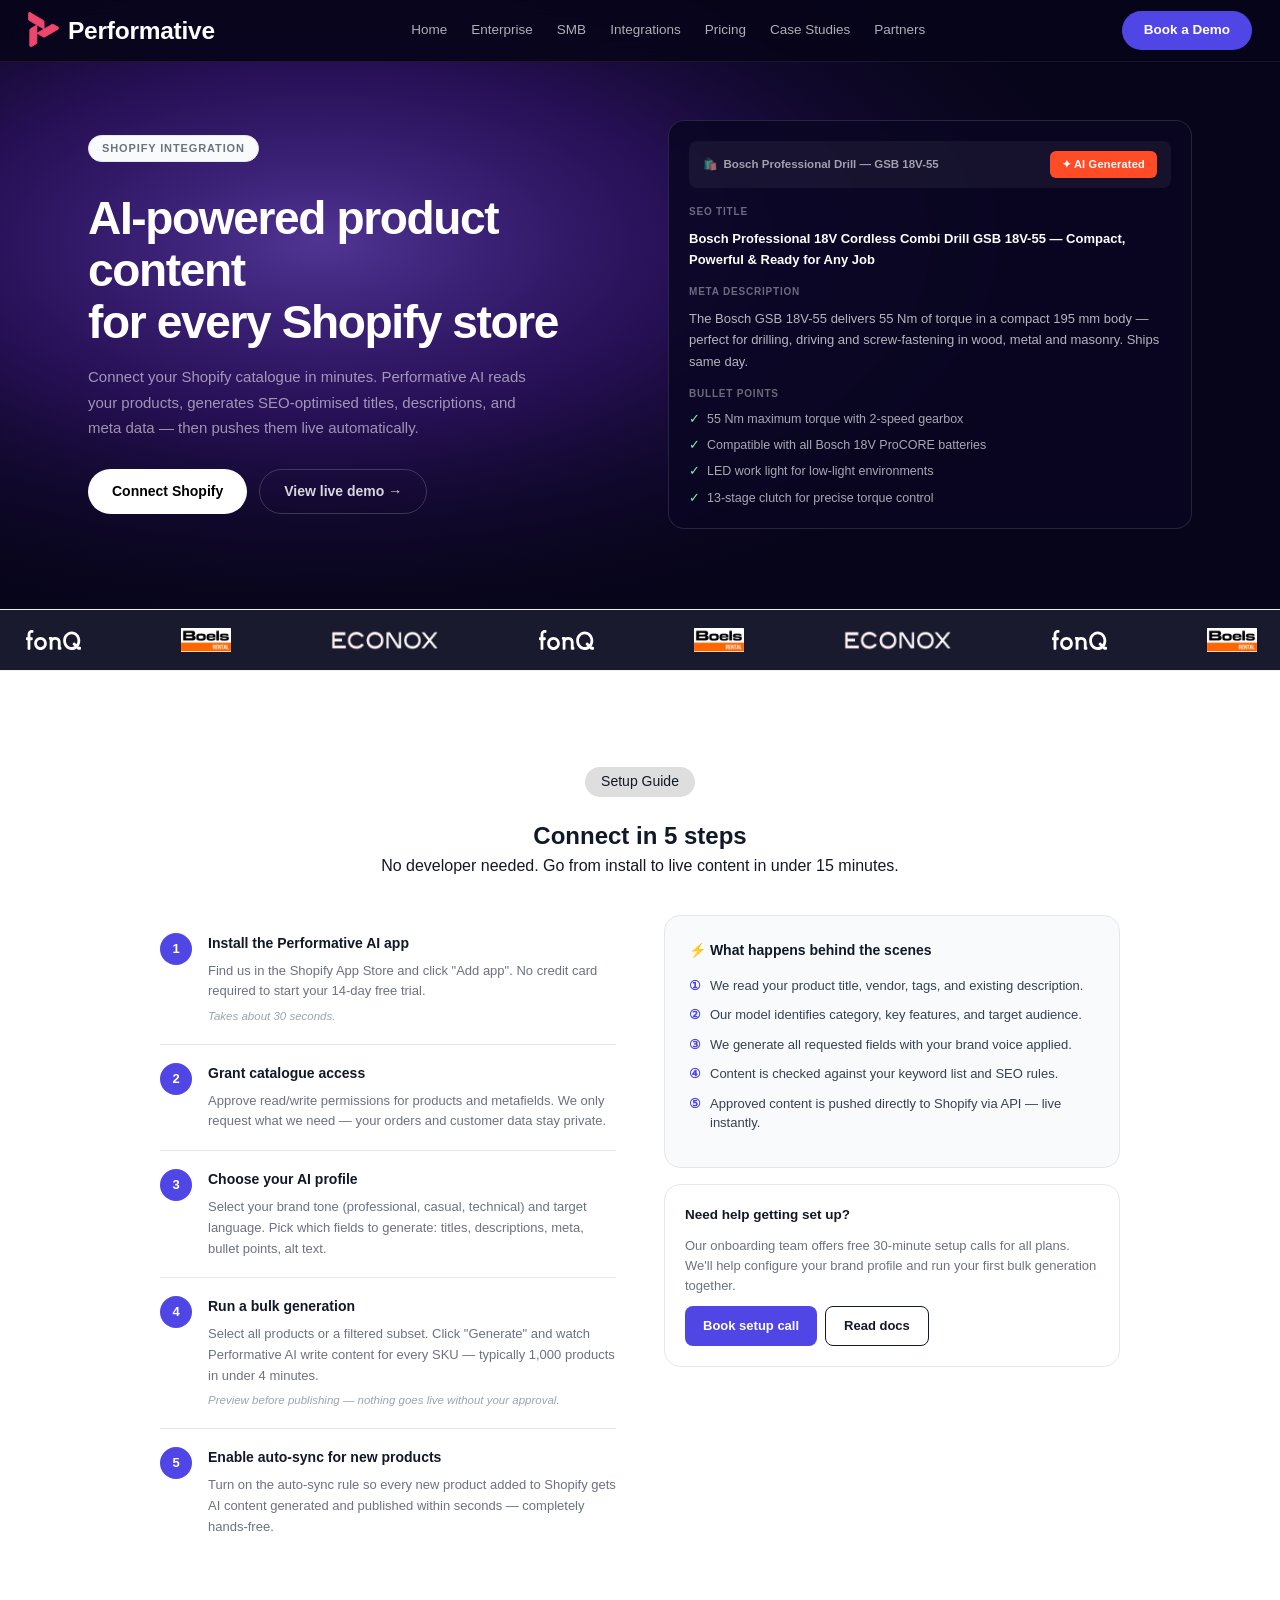
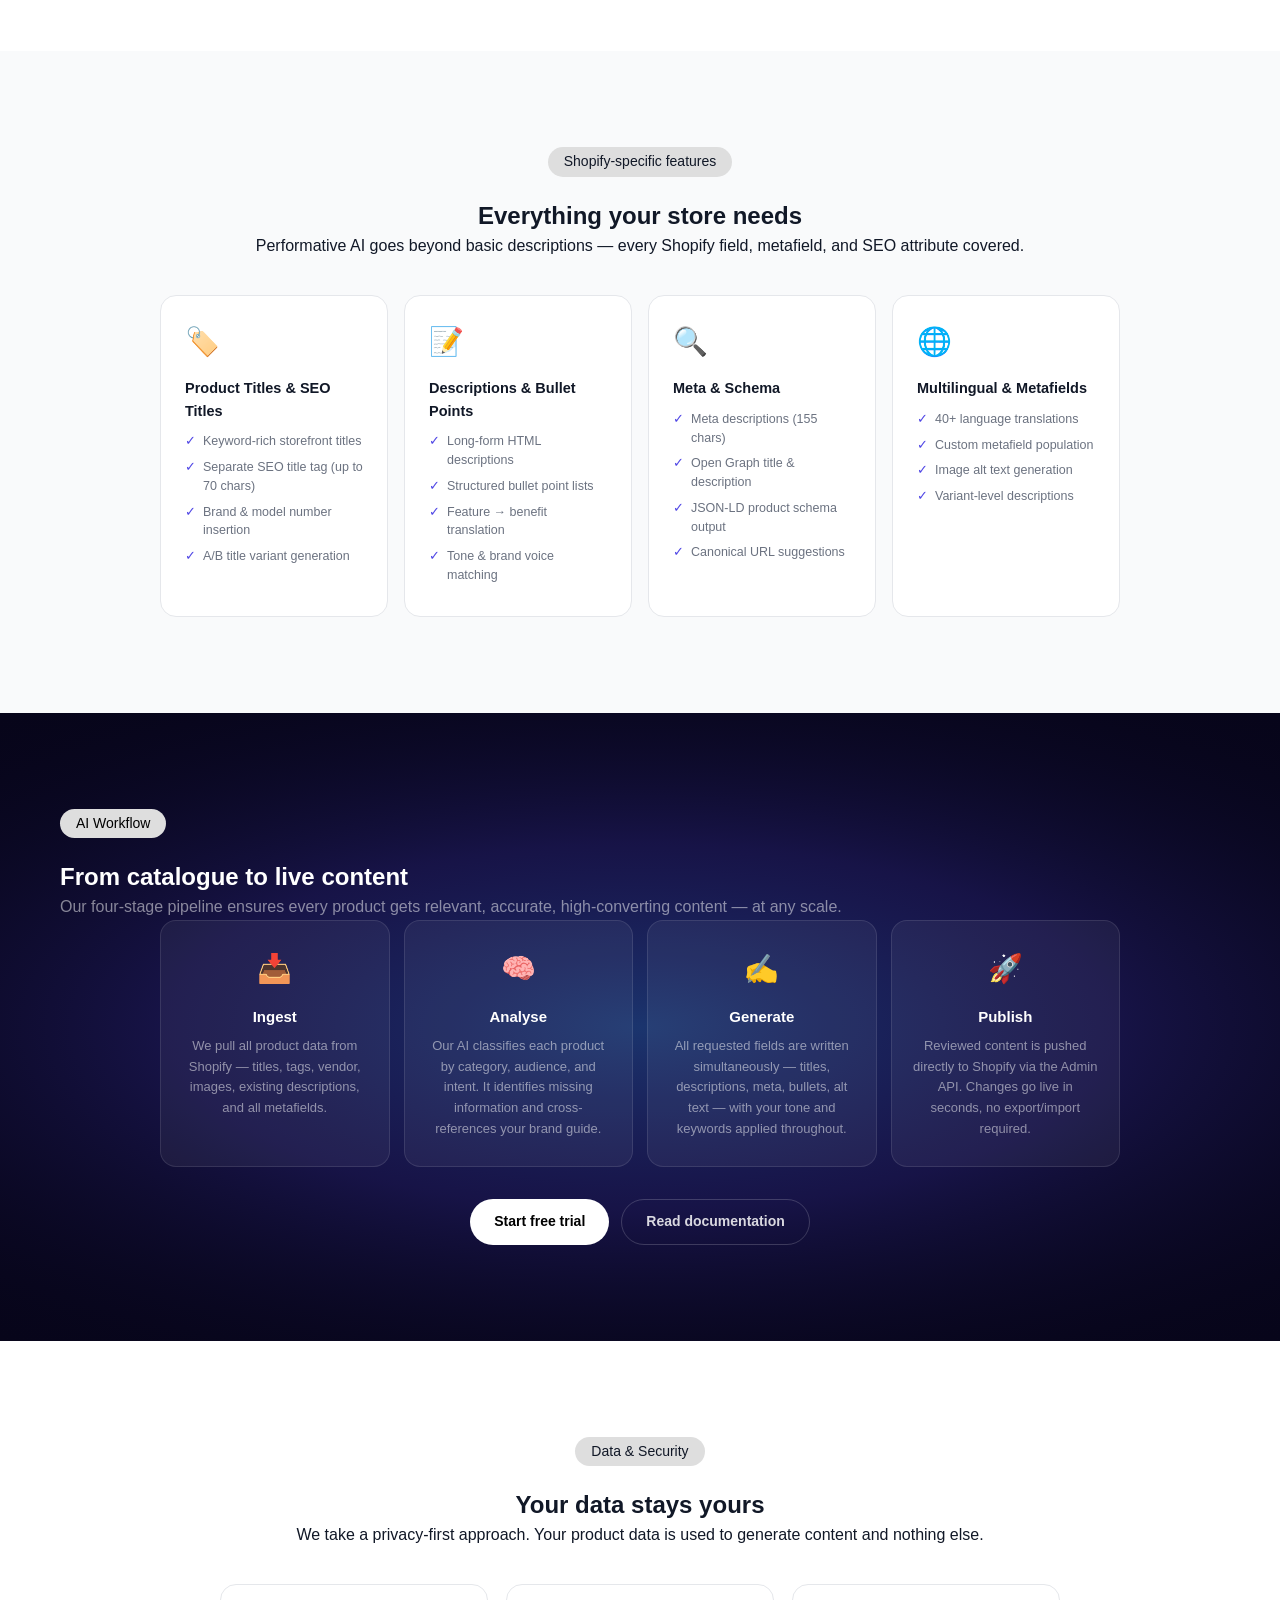
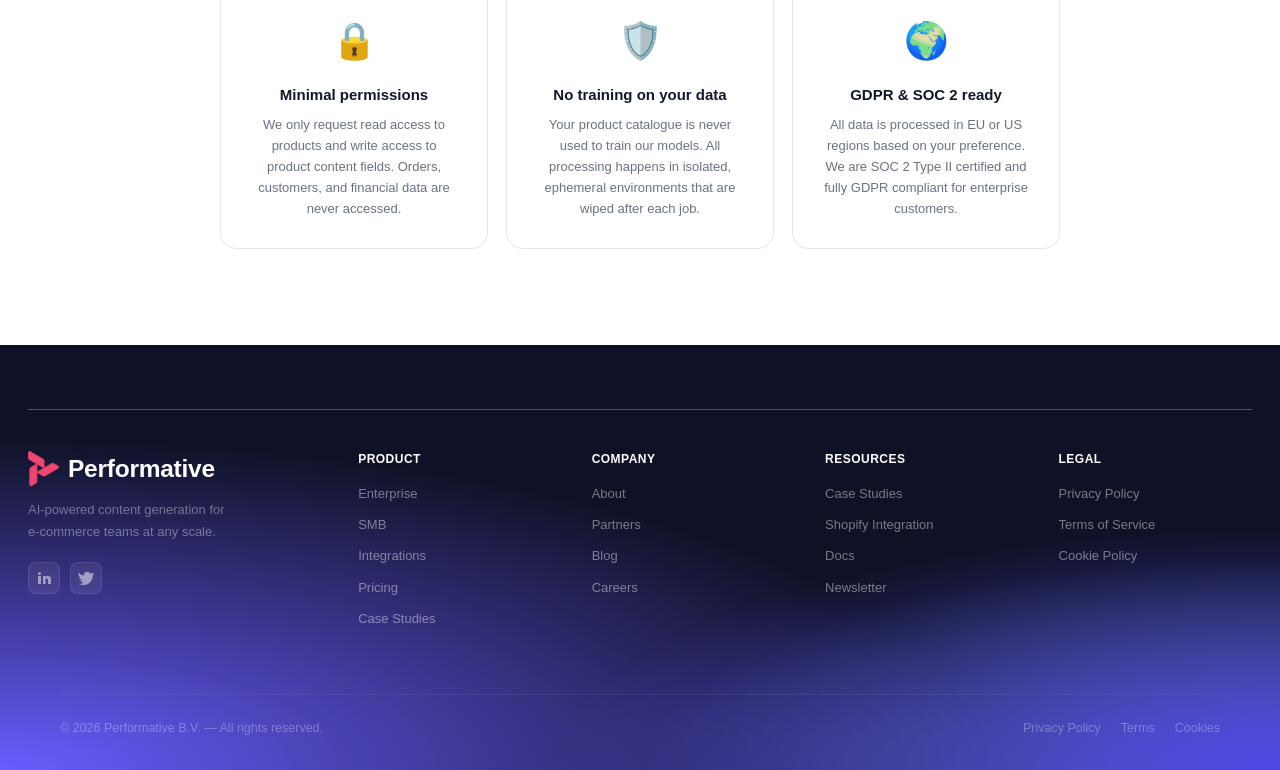
<file: integration-shopify.html>
<!doctype html>
<html lang="en">
  <head>
    <meta charset="UTF-8" />
    <meta name="viewport" content="width=device-width,initial-scale=1" />
    <title>Shopify Integration — Performative AI</title>
    <link rel="stylesheet" href="css/global.css" />
    <link rel="stylesheet" href="css/integration-detail.css" />
  </head>
  <body>
    <!-- NAVBAR -->
    <nav class="navbar" id="navbar">
      <div class="container">
        <a href="index.html" class="nav-logo"
          ><svg
            xmlns="http://www.w3.org/2000/svg"
            width="32"
            height="36"
            viewBox="0 0 32 36"
            fill="none"
          >
            <path
              d="M8.92127 21.1957L24.057 12.389C24.2413 12.2817 24.4497 12.225 24.662 12.2243C24.8743 12.2235 25.0831 12.2789 25.2681 12.3849L29.984 15.0866C30.8086 15.559 30.8116 16.7668 29.9895 17.2435L16.6298 24.9902C16.447 25.0962 16.2402 25.1518 16.0299 25.1515C15.8196 25.1513 15.613 25.0953 15.4304 24.9889L8.92127 21.1957Z"
              fill="#EE466E"
            />
            <path
              d="M8.92127 21.1957L24.057 12.389C24.2413 12.2817 24.4497 12.225 24.662 12.2243C24.8743 12.2235 25.0831 12.2789 25.2681 12.3849L29.984 15.0866C30.8086 15.559 30.8116 16.7668 29.9895 17.2435L16.6298 24.9902C16.447 25.0962 16.2402 25.1518 16.0299 25.1515C15.8196 25.1513 15.613 25.0953 15.4304 24.9889L8.92127 21.1957Z"
              stroke="#EE466E"
              stroke-width="0.9"
              stroke-miterlimit="10"
            />
            <path
              d="M16.0907 17.1008L0.958829 8.28756C0.774553 8.18025 0.620749 8.02611 0.512435 7.84019C0.404122 7.65427 0.344999 7.44292 0.340839 7.22679L0.233904 1.71756C0.215184 0.754313 1.23569 0.138713 2.05622 0.618249L15.3901 8.41102C15.5725 8.51765 15.7244 8.67085 15.8309 8.85552C15.9375 9.04019 15.9949 9.24995 15.9975 9.4641L16.0907 17.1008Z"
              fill="#EE466E"
            />
            <path
              d="M16.0907 17.1008L0.958829 8.28756C0.774553 8.18025 0.620749 8.02611 0.512435 7.84019C0.404122 7.65427 0.344999 7.44292 0.340839 7.22679L0.233904 1.71756C0.215184 0.754313 1.23569 0.138713 2.05622 0.618249L15.3901 8.41102C15.5725 8.51765 15.7244 8.67085 15.8309 8.85552C15.9375 9.04019 15.9949 9.24995 15.9975 9.4641L16.0907 17.1008Z"
              stroke="#EE466E"
              stroke-width="0.9"
              stroke-miterlimit="10"
            />
            <path
              d="M8.94154 12.9266L8.86289 30.6786C8.86196 30.8948 8.80601 31.1071 8.70048 31.2946C8.59496 31.4822 8.44347 31.6387 8.26081 31.7489L3.60532 34.5572C2.79137 35.0482 1.76268 34.447 1.76838 33.4836L1.86045 17.8278C1.86174 17.6136 1.91783 17.4035 2.02319 17.2181C2.12854 17.0327 2.27953 16.8785 2.46125 16.7707L8.94154 12.9266Z"
              fill="#EE466E"
            />
            <path
              d="M8.94154 12.9266L8.86289 30.6786C8.86196 30.8948 8.80601 31.1071 8.70048 31.2946C8.59496 31.4822 8.44347 31.6387 8.26081 31.7489L3.60532 34.5572C2.79137 35.0482 1.76268 34.447 1.76838 33.4836L1.86045 17.8278C1.86174 17.6136 1.91783 17.4035 2.02319 17.2181C2.12854 17.0327 2.27953 16.8785 2.46125 16.7707L8.94154 12.9266Z"
              stroke="#EE466E"
              stroke-width="0.9"
            /></svg
          >Performative</a
        >
        <div class="nav-links">
          <a href="index.html">Home</a><a href="enterprise.html">Enterprise</a
          ><a href="smb.html">SMB</a><a href="integrations.html">Integrations</a
          ><a href="pricing.html">Pricing</a
          ><a href="case-studies.html">Case Studies</a
          ><a href="partner.html">Partners</a>
        </div>
        <a href="pricing.html" class="nav-cta">Book a Demo</a>
        <div class="nav-burger" id="nav-burger">
          <span></span><span></span><span></span>
        </div>
      </div>
    </nav>
    <div class="nav-mobile" id="nav-mobile">
      <a href="index.html">Home</a><a href="enterprise.html">Enterprise</a
      ><a href="smb.html">SMB</a><a href="integrations.html">Integrations</a
      ><a href="pricing.html">Pricing</a
      ><a href="case-studies.html">Case Studies</a
      ><a href="partner.html">Partners</a>
      <a href="pricing.html" class="nav-cta">Book a Demo</a>
    </div>

    <!-- ══ HERO (purple gradient) ══ -->
    <section class="id-hero">
      <svg
        class="svg-bg"
        viewBox="0 0 1440 700"
        preserveAspectRatio="xMidYMid slice"
        xmlns="http://www.w3.org/2000/svg"
      >
        <defs>
          <radialGradient id="idHeroGrad" cx="25%" cy="40%" r="65%">
            <stop offset="0%" stop-color="#8B5CF6" stop-opacity=".55" />
            <stop offset="45%" stop-color="#6D28D9" stop-opacity=".3" />
            <stop offset="100%" stop-color="#07051A" stop-opacity="0" />
          </radialGradient>
        </defs>
        <rect width="1440" height="700" fill="#07051A" />
        <rect width="1440" height="700" fill="url(#idHeroGrad)" />
      </svg>

      <div class="id-hero-inner">
        <div>
          <div class="id-badge">
            <span class="badge badge-purple">Shopify Integration</span>
          </div>
          <h1 class="id-hero-title">
            AI-powered product content<br />for every Shopify store
          </h1>
          <p class="id-hero-sub">
            Connect your Shopify catalogue in minutes. Performative AI reads
            your products, generates SEO-optimised titles, descriptions, and
            meta data — then pushes them live automatically.
          </p>
          <div class="id-hero-btns">
            <a href="#" class="btn btn-primary">Connect Shopify</a>
            <a href="#" class="btn btn-ghost">View live demo →</a>
          </div>
        </div>

        <!-- Mockup card -->
        <div class="id-mockup">
          <div class="id-mockup-bar">
            <span class="id-mockup-bar-left"
              >🛍️ &nbsp;Bosch Professional Drill — GSB 18V-55</span
            >
            <span class="id-mockup-bar-right">✦ AI Generated</span>
          </div>
          <p class="id-mockup-desc-label">SEO Title</p>
          <p
            class="id-mockup-desc-text"
            style="margin-bottom: 14px; font-weight: 600; color: #fff"
          >
            Bosch Professional 18V Cordless Combi Drill GSB 18V-55 — Compact,
            Powerful &amp; Ready for Any Job
          </p>
          <p class="id-mockup-desc-label">Meta Description</p>
          <p class="id-mockup-desc-text" style="margin-bottom: 14px">
            The Bosch GSB 18V-55 delivers 55 Nm of torque in a compact 195 mm
            body — perfect for drilling, driving and screw-fastening in wood,
            metal and masonry. Ships same day.
          </p>
          <p class="id-mockup-desc-label">Bullet Points</p>
          <ul
            style="
              padding-left: 0;
              list-style: none;
              display: flex;
              flex-direction: column;
              gap: 7px;
            "
          >
            <li
              style="
                font-size: 12.5px;
                color: rgba(255, 255, 255, 0.65);
                display: flex;
                gap: 7px;
                align-items: flex-start;
              "
            >
              <span style="color: #86efac; flex-shrink: 0">✓</span> 55 Nm
              maximum torque with 2-speed gearbox
            </li>
            <li
              style="
                font-size: 12.5px;
                color: rgba(255, 255, 255, 0.65);
                display: flex;
                gap: 7px;
                align-items: flex-start;
              "
            >
              <span style="color: #86efac; flex-shrink: 0">✓</span> Compatible
              with all Bosch 18V ProCORE batteries
            </li>
            <li
              style="
                font-size: 12.5px;
                color: rgba(255, 255, 255, 0.65);
                display: flex;
                gap: 7px;
                align-items: flex-start;
              "
            >
              <span style="color: #86efac; flex-shrink: 0">✓</span> LED work
              light for low-light environments
            </li>
            <li
              style="
                font-size: 12.5px;
                color: rgba(255, 255, 255, 0.65);
                display: flex;
                gap: 7px;
                align-items: flex-start;
              "
            >
              <span style="color: #86efac; flex-shrink: 0">✓</span> 13-stage
              clutch for precise torque control
            </li>
          </ul>
        </div>
      </div>
    </section>

    <div class="logo-strip">
      <div class="marquee-wrap">
        <div class="marquee-inner">
          <span class="m-logo"
            ><svg
              xmlns="http://www.w3.org/2000/svg"
              width="55"
              height="20"
              viewBox="0 0 55 20"
              fill="none"
            >
              <g clip-path="url(#clip0_11_90)">
                <path
                  fill-rule="evenodd"
                  clip-rule="evenodd"
                  d="M7.46248 0.9025V1.9715C7.4628 2.08986 7.44039 2.20712 7.39654 2.31657C7.35268 2.42602 7.28824 2.5255 7.20691 2.60934C7.12558 2.69317 7.02894 2.75969 6.92255 2.80511C6.81615 2.85052 6.70208 2.87393 6.58686 2.874H5.57399C4.5835 2.898 4.37615 4.133 4.37615 5.202V7.2685H5.82708C5.94226 7.26863 6.05628 7.29209 6.16262 7.33753C6.26896 7.38298 6.36553 7.44952 6.44682 7.53334C6.5281 7.61717 6.59249 7.71663 6.63632 7.82605C6.68014 7.93546 6.70254 8.05268 6.70222 8.171V9.24C6.70254 9.35832 6.68014 9.47553 6.63632 9.58495C6.59249 9.69437 6.5281 9.79383 6.44682 9.87766C6.36553 9.96148 6.26896 10.028 6.16262 10.0735C6.05628 10.1189 5.94226 10.1424 5.82708 10.1425H4.37615V18.8125C4.37647 18.9308 4.35408 19.048 4.31026 19.1575C4.26643 19.2669 4.20204 19.3663 4.12075 19.4502C4.03947 19.534 3.9429 19.6005 3.83656 19.646C3.73022 19.6914 3.6162 19.7149 3.50102 19.715H2.4643C2.34912 19.7149 2.2351 19.6914 2.12876 19.646C2.02242 19.6005 1.92585 19.534 1.84456 19.4502C1.76328 19.3663 1.69888 19.2669 1.65506 19.1575C1.61124 19.048 1.58884 18.9308 1.58916 18.8125V10.1425H0.875136C0.759961 10.1424 0.645941 10.1189 0.539601 10.0735C0.43326 10.028 0.336686 9.96148 0.255403 9.87766C0.17412 9.79383 0.109725 9.69437 0.0659004 9.58495C0.0220761 9.47553 -0.00031662 9.35832 3.38184e-06 9.24V8.171C-0.00031662 8.05268 0.0220761 7.93546 0.0659004 7.82605C0.109725 7.71663 0.17412 7.61717 0.255403 7.53334C0.336686 7.44952 0.43326 7.38298 0.539601 7.33753C0.645941 7.29209 0.759961 7.26863 0.875136 7.2685H1.58916V5.202C1.58916 1.354 3.75412 0 5.59735 0H6.58735C6.70256 6.52979e-05 6.81664 0.0234756 6.92303 0.0688905C7.02943 0.114305 7.12606 0.180833 7.2074 0.264664C7.28873 0.348495 7.35317 0.447984 7.39702 0.557433C7.44088 0.666882 7.46329 0.784142 7.46297 0.9025M55 17.7435V18.812C55.0004 18.9304 54.978 19.0476 54.9342 19.1571C54.8904 19.2666 54.8261 19.3661 54.7448 19.45C54.6635 19.5339 54.5669 19.6004 54.4605 19.6459C54.3541 19.6914 54.2401 19.7149 54.1249 19.715H53.0653C52.121 19.715 51.4532 19.3585 50.4856 18.4325C49.1272 19.406 47.4923 20 45.7186 20C40.9974 20 37.1737 15.843 37.1737 10.7365C37.0705 5.7515 40.8864 1.615 45.7186 1.4725C50.4404 1.4725 54.2865 5.6295 54.2865 10.7365C54.2865 12.874 53.6187 14.8455 52.49 16.4135C52.6744 16.5795 52.8355 16.6985 52.9738 16.746C53.2288 16.847 53.534 16.8445 53.9185 16.842L54.1254 16.841C54.2405 16.8411 54.3546 16.8646 54.4609 16.91C54.5672 16.9555 54.6638 17.022 54.7451 17.1058C54.8264 17.1897 54.8908 17.2891 54.9346 17.3985C54.9784 17.508 55.0003 17.6252 55 17.7435ZM50.4632 14.3465C51.139 13.2704 51.4989 12.0171 51.5 10.7365C51.5 7.221 48.9203 4.3465 45.7191 4.3465C42.5408 4.3465 39.9612 7.221 39.9612 10.7365C39.9612 14.252 42.5408 17.102 45.7191 17.102C46.7325 17.102 47.6534 16.8405 48.4827 16.342L46.8707 14.703C46.7885 14.6189 46.7233 14.519 46.6788 14.4089C46.6343 14.2989 46.6114 14.1809 46.6114 14.0618C46.6114 13.9426 46.6343 13.8246 46.6788 13.7146C46.7233 13.6045 46.7885 13.5046 46.8707 13.4205L47.6076 12.6605C47.7737 12.4997 47.9944 12.4121 48.2226 12.4165C48.4508 12.4208 48.6682 12.5169 48.8283 12.684L50.4632 14.3465ZM35.3762 18.7885V17.72C35.374 17.504 35.296 17.2962 35.1563 17.1347C35.0167 16.9733 34.8249 16.8691 34.6164 16.8415V12.542C34.6164 9.858 33.2804 6.984 29.1578 6.984H29.1344C28.0296 6.984 27.1311 7.1975 26.3942 7.554C26.2788 7.2215 25.9561 6.984 25.5877 6.984H23.7916C23.6764 6.98407 23.5624 7.00748 23.456 7.05289C23.3496 7.09831 23.2529 7.16483 23.1716 7.24866C23.0903 7.3325 23.0258 7.43198 22.982 7.54143C22.9381 7.65088 22.9157 7.76814 22.916 7.8865V8.9555C22.916 9.4065 23.2616 9.787 23.6763 9.8345V18.7895C23.676 18.9078 23.6985 19.0249 23.7423 19.1343C23.7862 19.2437 23.8506 19.3431 23.9319 19.4268C24.0131 19.5106 24.1097 19.5771 24.216 19.6225C24.3223 19.6679 24.4363 19.6914 24.5514 19.6915H25.5881C25.7033 19.6913 25.8172 19.6678 25.9235 19.6223C26.0298 19.5768 26.1263 19.5103 26.2076 19.4265C26.2888 19.3427 26.3531 19.2432 26.3969 19.1338C26.4407 19.0245 26.4631 18.9073 26.4628 18.789V12.494C26.4862 10.689 27.2464 9.8575 29.1578 9.8575C31.0463 9.8575 31.8294 10.7125 31.8294 12.5175V18.7885C31.8291 18.9068 31.8515 19.024 31.8953 19.1335C31.9391 19.2429 32.0035 19.3423 32.0848 19.4262C32.1661 19.51 32.2627 19.5765 32.369 19.622C32.4754 19.6674 32.5894 19.6909 32.7046 19.691H34.5011C34.6162 19.6909 34.7303 19.6674 34.8366 19.622C34.9429 19.5765 35.0395 19.51 35.1208 19.4262C35.2021 19.3423 35.2665 19.2429 35.3103 19.1335C35.3541 19.024 35.3765 18.9068 35.3762 18.7885ZM14.5098 6.9835C18.0103 6.9835 20.8664 9.905 20.8664 13.4915C20.8664 17.0785 18.0103 20 14.5098 20C10.9859 20 8.12978 17.0785 8.12978 13.4915C8.12978 9.9045 10.9859 6.9835 14.5098 6.9835ZM18.0799 13.4915C18.0799 15.4865 16.4908 17.1255 14.5103 17.1255C12.5293 17.1255 10.9173 15.487 10.9173 13.4915C10.9173 11.496 12.5293 9.8575 14.5103 9.8575C16.4912 9.8575 18.0799 11.4965 18.0799 13.4915Z"
                  fill="white"
                />
              </g>
              <defs>
                <clipPath id="clip0_11_90">
                  <rect width="55" height="20" fill="white" />
                </clipPath>
              </defs></svg
          ></span>
          <span class="m-logo"
            ><svg
              xmlns="http://www.w3.org/2000/svg"
              xmlns:xlink="http://www.w3.org/1999/xlink"
              width="50"
              height="24"
              viewBox="0 0 50 24"
              fill="none"
            >
              <rect width="50" height="24" fill="url(#pattern0_11_88)" />
              <defs>
                <pattern
                  id="pattern0_11_88"
                  patternContentUnits="objectBoundingBox"
                  width="1"
                  height="1"
                >
                  <use
                    xlink:href="#image0_11_88"
                    transform="matrix(0.00428571 0 0 0.00892857 -0.0142857 0)"
                  />
                </pattern>
                <image
                  id="image0_11_88"
                  width="240"
                  height="112"
                  preserveAspectRatio="none"
                  xlink:href="[data-uri]"
                />
              </defs></svg
          ></span>
          <span class="m-logo"
            ><svg
              xmlns="http://www.w3.org/2000/svg"
              xmlns:xlink="http://www.w3.org/1999/xlink"
              width="108"
              height="19"
              viewBox="0 0 108 19"
              fill="none"
            >
              <rect width="108" height="19" fill="url(#pattern0_11_83)" />
              <defs>
                <pattern
                  id="pattern0_11_83"
                  patternContentUnits="objectBoundingBox"
                  width="1"
                  height="1"
                >
                  <use
                    xlink:href="#image0_11_83"
                    transform="matrix(0.00427767 0 0 0.0243152 -0.231481 -0.738073)"
                  />
                </pattern>
                <image
                  id="image0_11_83"
                  width="342"
                  height="104"
                  preserveAspectRatio="none"
                  xlink:href="[data-uri]"
                />
              </defs></svg
          ></span>
          <span class="m-logo"
            ><svg
              xmlns="http://www.w3.org/2000/svg"
              width="55"
              height="20"
              viewBox="0 0 55 20"
              fill="none"
            >
              <g clip-path="url(#clip0_11_90)">
                <path
                  fill-rule="evenodd"
                  clip-rule="evenodd"
                  d="M7.46248 0.9025V1.9715C7.4628 2.08986 7.44039 2.20712 7.39654 2.31657C7.35268 2.42602 7.28824 2.5255 7.20691 2.60934C7.12558 2.69317 7.02894 2.75969 6.92255 2.80511C6.81615 2.85052 6.70208 2.87393 6.58686 2.874H5.57399C4.5835 2.898 4.37615 4.133 4.37615 5.202V7.2685H5.82708C5.94226 7.26863 6.05628 7.29209 6.16262 7.33753C6.26896 7.38298 6.36553 7.44952 6.44682 7.53334C6.5281 7.61717 6.59249 7.71663 6.63632 7.82605C6.68014 7.93546 6.70254 8.05268 6.70222 8.171V9.24C6.70254 9.35832 6.68014 9.47553 6.63632 9.58495C6.59249 9.69437 6.5281 9.79383 6.44682 9.87766C6.36553 9.96148 6.26896 10.028 6.16262 10.0735C6.05628 10.1189 5.94226 10.1424 5.82708 10.1425H4.37615V18.8125C4.37647 18.9308 4.35408 19.048 4.31026 19.1575C4.26643 19.2669 4.20204 19.3663 4.12075 19.4502C4.03947 19.534 3.9429 19.6005 3.83656 19.646C3.73022 19.6914 3.6162 19.7149 3.50102 19.715H2.4643C2.34912 19.7149 2.2351 19.6914 2.12876 19.646C2.02242 19.6005 1.92585 19.534 1.84456 19.4502C1.76328 19.3663 1.69888 19.2669 1.65506 19.1575C1.61124 19.048 1.58884 18.9308 1.58916 18.8125V10.1425H0.875136C0.759961 10.1424 0.645941 10.1189 0.539601 10.0735C0.43326 10.028 0.336686 9.96148 0.255403 9.87766C0.17412 9.79383 0.109725 9.69437 0.0659004 9.58495C0.0220761 9.47553 -0.00031662 9.35832 3.38184e-06 9.24V8.171C-0.00031662 8.05268 0.0220761 7.93546 0.0659004 7.82605C0.109725 7.71663 0.17412 7.61717 0.255403 7.53334C0.336686 7.44952 0.43326 7.38298 0.539601 7.33753C0.645941 7.29209 0.759961 7.26863 0.875136 7.2685H1.58916V5.202C1.58916 1.354 3.75412 0 5.59735 0H6.58735C6.70256 6.52979e-05 6.81664 0.0234756 6.92303 0.0688905C7.02943 0.114305 7.12606 0.180833 7.2074 0.264664C7.28873 0.348495 7.35317 0.447984 7.39702 0.557433C7.44088 0.666882 7.46329 0.784142 7.46297 0.9025M55 17.7435V18.812C55.0004 18.9304 54.978 19.0476 54.9342 19.1571C54.8904 19.2666 54.8261 19.3661 54.7448 19.45C54.6635 19.5339 54.5669 19.6004 54.4605 19.6459C54.3541 19.6914 54.2401 19.7149 54.1249 19.715H53.0653C52.121 19.715 51.4532 19.3585 50.4856 18.4325C49.1272 19.406 47.4923 20 45.7186 20C40.9974 20 37.1737 15.843 37.1737 10.7365C37.0705 5.7515 40.8864 1.615 45.7186 1.4725C50.4404 1.4725 54.2865 5.6295 54.2865 10.7365C54.2865 12.874 53.6187 14.8455 52.49 16.4135C52.6744 16.5795 52.8355 16.6985 52.9738 16.746C53.2288 16.847 53.534 16.8445 53.9185 16.842L54.1254 16.841C54.2405 16.8411 54.3546 16.8646 54.4609 16.91C54.5672 16.9555 54.6638 17.022 54.7451 17.1058C54.8264 17.1897 54.8908 17.2891 54.9346 17.3985C54.9784 17.508 55.0003 17.6252 55 17.7435ZM50.4632 14.3465C51.139 13.2704 51.4989 12.0171 51.5 10.7365C51.5 7.221 48.9203 4.3465 45.7191 4.3465C42.5408 4.3465 39.9612 7.221 39.9612 10.7365C39.9612 14.252 42.5408 17.102 45.7191 17.102C46.7325 17.102 47.6534 16.8405 48.4827 16.342L46.8707 14.703C46.7885 14.6189 46.7233 14.519 46.6788 14.4089C46.6343 14.2989 46.6114 14.1809 46.6114 14.0618C46.6114 13.9426 46.6343 13.8246 46.6788 13.7146C46.7233 13.6045 46.7885 13.5046 46.8707 13.4205L47.6076 12.6605C47.7737 12.4997 47.9944 12.4121 48.2226 12.4165C48.4508 12.4208 48.6682 12.5169 48.8283 12.684L50.4632 14.3465ZM35.3762 18.7885V17.72C35.374 17.504 35.296 17.2962 35.1563 17.1347C35.0167 16.9733 34.8249 16.8691 34.6164 16.8415V12.542C34.6164 9.858 33.2804 6.984 29.1578 6.984H29.1344C28.0296 6.984 27.1311 7.1975 26.3942 7.554C26.2788 7.2215 25.9561 6.984 25.5877 6.984H23.7916C23.6764 6.98407 23.5624 7.00748 23.456 7.05289C23.3496 7.09831 23.2529 7.16483 23.1716 7.24866C23.0903 7.3325 23.0258 7.43198 22.982 7.54143C22.9381 7.65088 22.9157 7.76814 22.916 7.8865V8.9555C22.916 9.4065 23.2616 9.787 23.6763 9.8345V18.7895C23.676 18.9078 23.6985 19.0249 23.7423 19.1343C23.7862 19.2437 23.8506 19.3431 23.9319 19.4268C24.0131 19.5106 24.1097 19.5771 24.216 19.6225C24.3223 19.6679 24.4363 19.6914 24.5514 19.6915H25.5881C25.7033 19.6913 25.8172 19.6678 25.9235 19.6223C26.0298 19.5768 26.1263 19.5103 26.2076 19.4265C26.2888 19.3427 26.3531 19.2432 26.3969 19.1338C26.4407 19.0245 26.4631 18.9073 26.4628 18.789V12.494C26.4862 10.689 27.2464 9.8575 29.1578 9.8575C31.0463 9.8575 31.8294 10.7125 31.8294 12.5175V18.7885C31.8291 18.9068 31.8515 19.024 31.8953 19.1335C31.9391 19.2429 32.0035 19.3423 32.0848 19.4262C32.1661 19.51 32.2627 19.5765 32.369 19.622C32.4754 19.6674 32.5894 19.6909 32.7046 19.691H34.5011C34.6162 19.6909 34.7303 19.6674 34.8366 19.622C34.9429 19.5765 35.0395 19.51 35.1208 19.4262C35.2021 19.3423 35.2665 19.2429 35.3103 19.1335C35.3541 19.024 35.3765 18.9068 35.3762 18.7885ZM14.5098 6.9835C18.0103 6.9835 20.8664 9.905 20.8664 13.4915C20.8664 17.0785 18.0103 20 14.5098 20C10.9859 20 8.12978 17.0785 8.12978 13.4915C8.12978 9.9045 10.9859 6.9835 14.5098 6.9835ZM18.0799 13.4915C18.0799 15.4865 16.4908 17.1255 14.5103 17.1255C12.5293 17.1255 10.9173 15.487 10.9173 13.4915C10.9173 11.496 12.5293 9.8575 14.5103 9.8575C16.4912 9.8575 18.0799 11.4965 18.0799 13.4915Z"
                  fill="white"
                />
              </g>
              <defs>
                <clipPath id="clip0_11_90">
                  <rect width="55" height="20" fill="white" />
                </clipPath>
              </defs></svg
          ></span>
          <span class="m-logo"
            ><svg
              xmlns="http://www.w3.org/2000/svg"
              xmlns:xlink="http://www.w3.org/1999/xlink"
              width="50"
              height="24"
              viewBox="0 0 50 24"
              fill="none"
            >
              <rect width="50" height="24" fill="url(#pattern0_11_88)" />
              <defs>
                <pattern
                  id="pattern0_11_88"
                  patternContentUnits="objectBoundingBox"
                  width="1"
                  height="1"
                >
                  <use
                    xlink:href="#image0_11_88"
                    transform="matrix(0.00428571 0 0 0.00892857 -0.0142857 0)"
                  />
                </pattern>
                <image
                  id="image0_11_88"
                  width="240"
                  height="112"
                  preserveAspectRatio="none"
                  xlink:href="[data-uri]"
                />
              </defs></svg
          ></span>
          <span class="m-logo"
            ><svg
              xmlns="http://www.w3.org/2000/svg"
              xmlns:xlink="http://www.w3.org/1999/xlink"
              width="108"
              height="19"
              viewBox="0 0 108 19"
              fill="none"
            >
              <rect width="108" height="19" fill="url(#pattern0_11_83)" />
              <defs>
                <pattern
                  id="pattern0_11_83"
                  patternContentUnits="objectBoundingBox"
                  width="1"
                  height="1"
                >
                  <use
                    xlink:href="#image0_11_83"
                    transform="matrix(0.00427767 0 0 0.0243152 -0.231481 -0.738073)"
                  />
                </pattern>
                <image
                  id="image0_11_83"
                  width="342"
                  height="104"
                  preserveAspectRatio="none"
                  xlink:href="[data-uri]"
                />
              </defs></svg
          ></span>
          <span class="m-logo"
            ><svg
              xmlns="http://www.w3.org/2000/svg"
              width="55"
              height="20"
              viewBox="0 0 55 20"
              fill="none"
            >
              <g clip-path="url(#clip0_11_90)">
                <path
                  fill-rule="evenodd"
                  clip-rule="evenodd"
                  d="M7.46248 0.9025V1.9715C7.4628 2.08986 7.44039 2.20712 7.39654 2.31657C7.35268 2.42602 7.28824 2.5255 7.20691 2.60934C7.12558 2.69317 7.02894 2.75969 6.92255 2.80511C6.81615 2.85052 6.70208 2.87393 6.58686 2.874H5.57399C4.5835 2.898 4.37615 4.133 4.37615 5.202V7.2685H5.82708C5.94226 7.26863 6.05628 7.29209 6.16262 7.33753C6.26896 7.38298 6.36553 7.44952 6.44682 7.53334C6.5281 7.61717 6.59249 7.71663 6.63632 7.82605C6.68014 7.93546 6.70254 8.05268 6.70222 8.171V9.24C6.70254 9.35832 6.68014 9.47553 6.63632 9.58495C6.59249 9.69437 6.5281 9.79383 6.44682 9.87766C6.36553 9.96148 6.26896 10.028 6.16262 10.0735C6.05628 10.1189 5.94226 10.1424 5.82708 10.1425H4.37615V18.8125C4.37647 18.9308 4.35408 19.048 4.31026 19.1575C4.26643 19.2669 4.20204 19.3663 4.12075 19.4502C4.03947 19.534 3.9429 19.6005 3.83656 19.646C3.73022 19.6914 3.6162 19.7149 3.50102 19.715H2.4643C2.34912 19.7149 2.2351 19.6914 2.12876 19.646C2.02242 19.6005 1.92585 19.534 1.84456 19.4502C1.76328 19.3663 1.69888 19.2669 1.65506 19.1575C1.61124 19.048 1.58884 18.9308 1.58916 18.8125V10.1425H0.875136C0.759961 10.1424 0.645941 10.1189 0.539601 10.0735C0.43326 10.028 0.336686 9.96148 0.255403 9.87766C0.17412 9.79383 0.109725 9.69437 0.0659004 9.58495C0.0220761 9.47553 -0.00031662 9.35832 3.38184e-06 9.24V8.171C-0.00031662 8.05268 0.0220761 7.93546 0.0659004 7.82605C0.109725 7.71663 0.17412 7.61717 0.255403 7.53334C0.336686 7.44952 0.43326 7.38298 0.539601 7.33753C0.645941 7.29209 0.759961 7.26863 0.875136 7.2685H1.58916V5.202C1.58916 1.354 3.75412 0 5.59735 0H6.58735C6.70256 6.52979e-05 6.81664 0.0234756 6.92303 0.0688905C7.02943 0.114305 7.12606 0.180833 7.2074 0.264664C7.28873 0.348495 7.35317 0.447984 7.39702 0.557433C7.44088 0.666882 7.46329 0.784142 7.46297 0.9025M55 17.7435V18.812C55.0004 18.9304 54.978 19.0476 54.9342 19.1571C54.8904 19.2666 54.8261 19.3661 54.7448 19.45C54.6635 19.5339 54.5669 19.6004 54.4605 19.6459C54.3541 19.6914 54.2401 19.7149 54.1249 19.715H53.0653C52.121 19.715 51.4532 19.3585 50.4856 18.4325C49.1272 19.406 47.4923 20 45.7186 20C40.9974 20 37.1737 15.843 37.1737 10.7365C37.0705 5.7515 40.8864 1.615 45.7186 1.4725C50.4404 1.4725 54.2865 5.6295 54.2865 10.7365C54.2865 12.874 53.6187 14.8455 52.49 16.4135C52.6744 16.5795 52.8355 16.6985 52.9738 16.746C53.2288 16.847 53.534 16.8445 53.9185 16.842L54.1254 16.841C54.2405 16.8411 54.3546 16.8646 54.4609 16.91C54.5672 16.9555 54.6638 17.022 54.7451 17.1058C54.8264 17.1897 54.8908 17.2891 54.9346 17.3985C54.9784 17.508 55.0003 17.6252 55 17.7435ZM50.4632 14.3465C51.139 13.2704 51.4989 12.0171 51.5 10.7365C51.5 7.221 48.9203 4.3465 45.7191 4.3465C42.5408 4.3465 39.9612 7.221 39.9612 10.7365C39.9612 14.252 42.5408 17.102 45.7191 17.102C46.7325 17.102 47.6534 16.8405 48.4827 16.342L46.8707 14.703C46.7885 14.6189 46.7233 14.519 46.6788 14.4089C46.6343 14.2989 46.6114 14.1809 46.6114 14.0618C46.6114 13.9426 46.6343 13.8246 46.6788 13.7146C46.7233 13.6045 46.7885 13.5046 46.8707 13.4205L47.6076 12.6605C47.7737 12.4997 47.9944 12.4121 48.2226 12.4165C48.4508 12.4208 48.6682 12.5169 48.8283 12.684L50.4632 14.3465ZM35.3762 18.7885V17.72C35.374 17.504 35.296 17.2962 35.1563 17.1347C35.0167 16.9733 34.8249 16.8691 34.6164 16.8415V12.542C34.6164 9.858 33.2804 6.984 29.1578 6.984H29.1344C28.0296 6.984 27.1311 7.1975 26.3942 7.554C26.2788 7.2215 25.9561 6.984 25.5877 6.984H23.7916C23.6764 6.98407 23.5624 7.00748 23.456 7.05289C23.3496 7.09831 23.2529 7.16483 23.1716 7.24866C23.0903 7.3325 23.0258 7.43198 22.982 7.54143C22.9381 7.65088 22.9157 7.76814 22.916 7.8865V8.9555C22.916 9.4065 23.2616 9.787 23.6763 9.8345V18.7895C23.676 18.9078 23.6985 19.0249 23.7423 19.1343C23.7862 19.2437 23.8506 19.3431 23.9319 19.4268C24.0131 19.5106 24.1097 19.5771 24.216 19.6225C24.3223 19.6679 24.4363 19.6914 24.5514 19.6915H25.5881C25.7033 19.6913 25.8172 19.6678 25.9235 19.6223C26.0298 19.5768 26.1263 19.5103 26.2076 19.4265C26.2888 19.3427 26.3531 19.2432 26.3969 19.1338C26.4407 19.0245 26.4631 18.9073 26.4628 18.789V12.494C26.4862 10.689 27.2464 9.8575 29.1578 9.8575C31.0463 9.8575 31.8294 10.7125 31.8294 12.5175V18.7885C31.8291 18.9068 31.8515 19.024 31.8953 19.1335C31.9391 19.2429 32.0035 19.3423 32.0848 19.4262C32.1661 19.51 32.2627 19.5765 32.369 19.622C32.4754 19.6674 32.5894 19.6909 32.7046 19.691H34.5011C34.6162 19.6909 34.7303 19.6674 34.8366 19.622C34.9429 19.5765 35.0395 19.51 35.1208 19.4262C35.2021 19.3423 35.2665 19.2429 35.3103 19.1335C35.3541 19.024 35.3765 18.9068 35.3762 18.7885ZM14.5098 6.9835C18.0103 6.9835 20.8664 9.905 20.8664 13.4915C20.8664 17.0785 18.0103 20 14.5098 20C10.9859 20 8.12978 17.0785 8.12978 13.4915C8.12978 9.9045 10.9859 6.9835 14.5098 6.9835ZM18.0799 13.4915C18.0799 15.4865 16.4908 17.1255 14.5103 17.1255C12.5293 17.1255 10.9173 15.487 10.9173 13.4915C10.9173 11.496 12.5293 9.8575 14.5103 9.8575C16.4912 9.8575 18.0799 11.4965 18.0799 13.4915Z"
                  fill="white"
                />
              </g>
              <defs>
                <clipPath id="clip0_11_90">
                  <rect width="55" height="20" fill="white" />
                </clipPath>
              </defs></svg
          ></span>
          <span class="m-logo"
            ><svg
              xmlns="http://www.w3.org/2000/svg"
              xmlns:xlink="http://www.w3.org/1999/xlink"
              width="50"
              height="24"
              viewBox="0 0 50 24"
              fill="none"
            >
              <rect width="50" height="24" fill="url(#pattern0_11_88)" />
              <defs>
                <pattern
                  id="pattern0_11_88"
                  patternContentUnits="objectBoundingBox"
                  width="1"
                  height="1"
                >
                  <use
                    xlink:href="#image0_11_88"
                    transform="matrix(0.00428571 0 0 0.00892857 -0.0142857 0)"
                  />
                </pattern>
                <image
                  id="image0_11_88"
                  width="240"
                  height="112"
                  preserveAspectRatio="none"
                  xlink:href="[data-uri]"
                />
              </defs></svg
          ></span>
          <span class="m-logo"
            ><svg
              xmlns="http://www.w3.org/2000/svg"
              xmlns:xlink="http://www.w3.org/1999/xlink"
              width="108"
              height="19"
              viewBox="0 0 108 19"
              fill="none"
            >
              <rect width="108" height="19" fill="url(#pattern0_11_83)" />
              <defs>
                <pattern
                  id="pattern0_11_83"
                  patternContentUnits="objectBoundingBox"
                  width="1"
                  height="1"
                >
                  <use
                    xlink:href="#image0_11_83"
                    transform="matrix(0.00427767 0 0 0.0243152 -0.231481 -0.738073)"
                  />
                </pattern>
                <image
                  id="image0_11_83"
                  width="342"
                  height="104"
                  preserveAspectRatio="none"
                  xlink:href="[data-uri]"
                />
              </defs></svg
          ></span>
        </div>
        <div class="marquee-inner" aria-hidden="true">
          <span class="m-logo"
            ><svg
              xmlns="http://www.w3.org/2000/svg"
              width="55"
              height="20"
              viewBox="0 0 55 20"
              fill="none"
            >
              <g clip-path="url(#clip0_11_90)">
                <path
                  fill-rule="evenodd"
                  clip-rule="evenodd"
                  d="M7.46248 0.9025V1.9715C7.4628 2.08986 7.44039 2.20712 7.39654 2.31657C7.35268 2.42602 7.28824 2.5255 7.20691 2.60934C7.12558 2.69317 7.02894 2.75969 6.92255 2.80511C6.81615 2.85052 6.70208 2.87393 6.58686 2.874H5.57399C4.5835 2.898 4.37615 4.133 4.37615 5.202V7.2685H5.82708C5.94226 7.26863 6.05628 7.29209 6.16262 7.33753C6.26896 7.38298 6.36553 7.44952 6.44682 7.53334C6.5281 7.61717 6.59249 7.71663 6.63632 7.82605C6.68014 7.93546 6.70254 8.05268 6.70222 8.171V9.24C6.70254 9.35832 6.68014 9.47553 6.63632 9.58495C6.59249 9.69437 6.5281 9.79383 6.44682 9.87766C6.36553 9.96148 6.26896 10.028 6.16262 10.0735C6.05628 10.1189 5.94226 10.1424 5.82708 10.1425H4.37615V18.8125C4.37647 18.9308 4.35408 19.048 4.31026 19.1575C4.26643 19.2669 4.20204 19.3663 4.12075 19.4502C4.03947 19.534 3.9429 19.6005 3.83656 19.646C3.73022 19.6914 3.6162 19.7149 3.50102 19.715H2.4643C2.34912 19.7149 2.2351 19.6914 2.12876 19.646C2.02242 19.6005 1.92585 19.534 1.84456 19.4502C1.76328 19.3663 1.69888 19.2669 1.65506 19.1575C1.61124 19.048 1.58884 18.9308 1.58916 18.8125V10.1425H0.875136C0.759961 10.1424 0.645941 10.1189 0.539601 10.0735C0.43326 10.028 0.336686 9.96148 0.255403 9.87766C0.17412 9.79383 0.109725 9.69437 0.0659004 9.58495C0.0220761 9.47553 -0.00031662 9.35832 3.38184e-06 9.24V8.171C-0.00031662 8.05268 0.0220761 7.93546 0.0659004 7.82605C0.109725 7.71663 0.17412 7.61717 0.255403 7.53334C0.336686 7.44952 0.43326 7.38298 0.539601 7.33753C0.645941 7.29209 0.759961 7.26863 0.875136 7.2685H1.58916V5.202C1.58916 1.354 3.75412 0 5.59735 0H6.58735C6.70256 6.52979e-05 6.81664 0.0234756 6.92303 0.0688905C7.02943 0.114305 7.12606 0.180833 7.2074 0.264664C7.28873 0.348495 7.35317 0.447984 7.39702 0.557433C7.44088 0.666882 7.46329 0.784142 7.46297 0.9025M55 17.7435V18.812C55.0004 18.9304 54.978 19.0476 54.9342 19.1571C54.8904 19.2666 54.8261 19.3661 54.7448 19.45C54.6635 19.5339 54.5669 19.6004 54.4605 19.6459C54.3541 19.6914 54.2401 19.7149 54.1249 19.715H53.0653C52.121 19.715 51.4532 19.3585 50.4856 18.4325C49.1272 19.406 47.4923 20 45.7186 20C40.9974 20 37.1737 15.843 37.1737 10.7365C37.0705 5.7515 40.8864 1.615 45.7186 1.4725C50.4404 1.4725 54.2865 5.6295 54.2865 10.7365C54.2865 12.874 53.6187 14.8455 52.49 16.4135C52.6744 16.5795 52.8355 16.6985 52.9738 16.746C53.2288 16.847 53.534 16.8445 53.9185 16.842L54.1254 16.841C54.2405 16.8411 54.3546 16.8646 54.4609 16.91C54.5672 16.9555 54.6638 17.022 54.7451 17.1058C54.8264 17.1897 54.8908 17.2891 54.9346 17.3985C54.9784 17.508 55.0003 17.6252 55 17.7435ZM50.4632 14.3465C51.139 13.2704 51.4989 12.0171 51.5 10.7365C51.5 7.221 48.9203 4.3465 45.7191 4.3465C42.5408 4.3465 39.9612 7.221 39.9612 10.7365C39.9612 14.252 42.5408 17.102 45.7191 17.102C46.7325 17.102 47.6534 16.8405 48.4827 16.342L46.8707 14.703C46.7885 14.6189 46.7233 14.519 46.6788 14.4089C46.6343 14.2989 46.6114 14.1809 46.6114 14.0618C46.6114 13.9426 46.6343 13.8246 46.6788 13.7146C46.7233 13.6045 46.7885 13.5046 46.8707 13.4205L47.6076 12.6605C47.7737 12.4997 47.9944 12.4121 48.2226 12.4165C48.4508 12.4208 48.6682 12.5169 48.8283 12.684L50.4632 14.3465ZM35.3762 18.7885V17.72C35.374 17.504 35.296 17.2962 35.1563 17.1347C35.0167 16.9733 34.8249 16.8691 34.6164 16.8415V12.542C34.6164 9.858 33.2804 6.984 29.1578 6.984H29.1344C28.0296 6.984 27.1311 7.1975 26.3942 7.554C26.2788 7.2215 25.9561 6.984 25.5877 6.984H23.7916C23.6764 6.98407 23.5624 7.00748 23.456 7.05289C23.3496 7.09831 23.2529 7.16483 23.1716 7.24866C23.0903 7.3325 23.0258 7.43198 22.982 7.54143C22.9381 7.65088 22.9157 7.76814 22.916 7.8865V8.9555C22.916 9.4065 23.2616 9.787 23.6763 9.8345V18.7895C23.676 18.9078 23.6985 19.0249 23.7423 19.1343C23.7862 19.2437 23.8506 19.3431 23.9319 19.4268C24.0131 19.5106 24.1097 19.5771 24.216 19.6225C24.3223 19.6679 24.4363 19.6914 24.5514 19.6915H25.5881C25.7033 19.6913 25.8172 19.6678 25.9235 19.6223C26.0298 19.5768 26.1263 19.5103 26.2076 19.4265C26.2888 19.3427 26.3531 19.2432 26.3969 19.1338C26.4407 19.0245 26.4631 18.9073 26.4628 18.789V12.494C26.4862 10.689 27.2464 9.8575 29.1578 9.8575C31.0463 9.8575 31.8294 10.7125 31.8294 12.5175V18.7885C31.8291 18.9068 31.8515 19.024 31.8953 19.1335C31.9391 19.2429 32.0035 19.3423 32.0848 19.4262C32.1661 19.51 32.2627 19.5765 32.369 19.622C32.4754 19.6674 32.5894 19.6909 32.7046 19.691H34.5011C34.6162 19.6909 34.7303 19.6674 34.8366 19.622C34.9429 19.5765 35.0395 19.51 35.1208 19.4262C35.2021 19.3423 35.2665 19.2429 35.3103 19.1335C35.3541 19.024 35.3765 18.9068 35.3762 18.7885ZM14.5098 6.9835C18.0103 6.9835 20.8664 9.905 20.8664 13.4915C20.8664 17.0785 18.0103 20 14.5098 20C10.9859 20 8.12978 17.0785 8.12978 13.4915C8.12978 9.9045 10.9859 6.9835 14.5098 6.9835ZM18.0799 13.4915C18.0799 15.4865 16.4908 17.1255 14.5103 17.1255C12.5293 17.1255 10.9173 15.487 10.9173 13.4915C10.9173 11.496 12.5293 9.8575 14.5103 9.8575C16.4912 9.8575 18.0799 11.4965 18.0799 13.4915Z"
                  fill="white"
                />
              </g>
              <defs>
                <clipPath id="clip0_11_90">
                  <rect width="55" height="20" fill="white" />
                </clipPath>
              </defs></svg
          ></span>
          <span class="m-logo"
            ><svg
              xmlns="http://www.w3.org/2000/svg"
              xmlns:xlink="http://www.w3.org/1999/xlink"
              width="50"
              height="24"
              viewBox="0 0 50 24"
              fill="none"
            >
              <rect width="50" height="24" fill="url(#pattern0_11_88)" />
              <defs>
                <pattern
                  id="pattern0_11_88"
                  patternContentUnits="objectBoundingBox"
                  width="1"
                  height="1"
                >
                  <use
                    xlink:href="#image0_11_88"
                    transform="matrix(0.00428571 0 0 0.00892857 -0.0142857 0)"
                  />
                </pattern>
                <image
                  id="image0_11_88"
                  width="240"
                  height="112"
                  preserveAspectRatio="none"
                  xlink:href="[data-uri]"
                />
              </defs></svg
          ></span>
          <span class="m-logo"
            ><svg
              xmlns="http://www.w3.org/2000/svg"
              xmlns:xlink="http://www.w3.org/1999/xlink"
              width="108"
              height="19"
              viewBox="0 0 108 19"
              fill="none"
            >
              <rect width="108" height="19" fill="url(#pattern0_11_83)" />
              <defs>
                <pattern
                  id="pattern0_11_83"
                  patternContentUnits="objectBoundingBox"
                  width="1"
                  height="1"
                >
                  <use
                    xlink:href="#image0_11_83"
                    transform="matrix(0.00427767 0 0 0.0243152 -0.231481 -0.738073)"
                  />
                </pattern>
                <image
                  id="image0_11_83"
                  width="342"
                  height="104"
                  preserveAspectRatio="none"
                  xlink:href="[data-uri]"
                />
              </defs></svg
          ></span>
          <span class="m-logo"
            ><svg
              xmlns="http://www.w3.org/2000/svg"
              width="55"
              height="20"
              viewBox="0 0 55 20"
              fill="none"
            >
              <g clip-path="url(#clip0_11_90)">
                <path
                  fill-rule="evenodd"
                  clip-rule="evenodd"
                  d="M7.46248 0.9025V1.9715C7.4628 2.08986 7.44039 2.20712 7.39654 2.31657C7.35268 2.42602 7.28824 2.5255 7.20691 2.60934C7.12558 2.69317 7.02894 2.75969 6.92255 2.80511C6.81615 2.85052 6.70208 2.87393 6.58686 2.874H5.57399C4.5835 2.898 4.37615 4.133 4.37615 5.202V7.2685H5.82708C5.94226 7.26863 6.05628 7.29209 6.16262 7.33753C6.26896 7.38298 6.36553 7.44952 6.44682 7.53334C6.5281 7.61717 6.59249 7.71663 6.63632 7.82605C6.68014 7.93546 6.70254 8.05268 6.70222 8.171V9.24C6.70254 9.35832 6.68014 9.47553 6.63632 9.58495C6.59249 9.69437 6.5281 9.79383 6.44682 9.87766C6.36553 9.96148 6.26896 10.028 6.16262 10.0735C6.05628 10.1189 5.94226 10.1424 5.82708 10.1425H4.37615V18.8125C4.37647 18.9308 4.35408 19.048 4.31026 19.1575C4.26643 19.2669 4.20204 19.3663 4.12075 19.4502C4.03947 19.534 3.9429 19.6005 3.83656 19.646C3.73022 19.6914 3.6162 19.7149 3.50102 19.715H2.4643C2.34912 19.7149 2.2351 19.6914 2.12876 19.646C2.02242 19.6005 1.92585 19.534 1.84456 19.4502C1.76328 19.3663 1.69888 19.2669 1.65506 19.1575C1.61124 19.048 1.58884 18.9308 1.58916 18.8125V10.1425H0.875136C0.759961 10.1424 0.645941 10.1189 0.539601 10.0735C0.43326 10.028 0.336686 9.96148 0.255403 9.87766C0.17412 9.79383 0.109725 9.69437 0.0659004 9.58495C0.0220761 9.47553 -0.00031662 9.35832 3.38184e-06 9.24V8.171C-0.00031662 8.05268 0.0220761 7.93546 0.0659004 7.82605C0.109725 7.71663 0.17412 7.61717 0.255403 7.53334C0.336686 7.44952 0.43326 7.38298 0.539601 7.33753C0.645941 7.29209 0.759961 7.26863 0.875136 7.2685H1.58916V5.202C1.58916 1.354 3.75412 0 5.59735 0H6.58735C6.70256 6.52979e-05 6.81664 0.0234756 6.92303 0.0688905C7.02943 0.114305 7.12606 0.180833 7.2074 0.264664C7.28873 0.348495 7.35317 0.447984 7.39702 0.557433C7.44088 0.666882 7.46329 0.784142 7.46297 0.9025M55 17.7435V18.812C55.0004 18.9304 54.978 19.0476 54.9342 19.1571C54.8904 19.2666 54.8261 19.3661 54.7448 19.45C54.6635 19.5339 54.5669 19.6004 54.4605 19.6459C54.3541 19.6914 54.2401 19.7149 54.1249 19.715H53.0653C52.121 19.715 51.4532 19.3585 50.4856 18.4325C49.1272 19.406 47.4923 20 45.7186 20C40.9974 20 37.1737 15.843 37.1737 10.7365C37.0705 5.7515 40.8864 1.615 45.7186 1.4725C50.4404 1.4725 54.2865 5.6295 54.2865 10.7365C54.2865 12.874 53.6187 14.8455 52.49 16.4135C52.6744 16.5795 52.8355 16.6985 52.9738 16.746C53.2288 16.847 53.534 16.8445 53.9185 16.842L54.1254 16.841C54.2405 16.8411 54.3546 16.8646 54.4609 16.91C54.5672 16.9555 54.6638 17.022 54.7451 17.1058C54.8264 17.1897 54.8908 17.2891 54.9346 17.3985C54.9784 17.508 55.0003 17.6252 55 17.7435ZM50.4632 14.3465C51.139 13.2704 51.4989 12.0171 51.5 10.7365C51.5 7.221 48.9203 4.3465 45.7191 4.3465C42.5408 4.3465 39.9612 7.221 39.9612 10.7365C39.9612 14.252 42.5408 17.102 45.7191 17.102C46.7325 17.102 47.6534 16.8405 48.4827 16.342L46.8707 14.703C46.7885 14.6189 46.7233 14.519 46.6788 14.4089C46.6343 14.2989 46.6114 14.1809 46.6114 14.0618C46.6114 13.9426 46.6343 13.8246 46.6788 13.7146C46.7233 13.6045 46.7885 13.5046 46.8707 13.4205L47.6076 12.6605C47.7737 12.4997 47.9944 12.4121 48.2226 12.4165C48.4508 12.4208 48.6682 12.5169 48.8283 12.684L50.4632 14.3465ZM35.3762 18.7885V17.72C35.374 17.504 35.296 17.2962 35.1563 17.1347C35.0167 16.9733 34.8249 16.8691 34.6164 16.8415V12.542C34.6164 9.858 33.2804 6.984 29.1578 6.984H29.1344C28.0296 6.984 27.1311 7.1975 26.3942 7.554C26.2788 7.2215 25.9561 6.984 25.5877 6.984H23.7916C23.6764 6.98407 23.5624 7.00748 23.456 7.05289C23.3496 7.09831 23.2529 7.16483 23.1716 7.24866C23.0903 7.3325 23.0258 7.43198 22.982 7.54143C22.9381 7.65088 22.9157 7.76814 22.916 7.8865V8.9555C22.916 9.4065 23.2616 9.787 23.6763 9.8345V18.7895C23.676 18.9078 23.6985 19.0249 23.7423 19.1343C23.7862 19.2437 23.8506 19.3431 23.9319 19.4268C24.0131 19.5106 24.1097 19.5771 24.216 19.6225C24.3223 19.6679 24.4363 19.6914 24.5514 19.6915H25.5881C25.7033 19.6913 25.8172 19.6678 25.9235 19.6223C26.0298 19.5768 26.1263 19.5103 26.2076 19.4265C26.2888 19.3427 26.3531 19.2432 26.3969 19.1338C26.4407 19.0245 26.4631 18.9073 26.4628 18.789V12.494C26.4862 10.689 27.2464 9.8575 29.1578 9.8575C31.0463 9.8575 31.8294 10.7125 31.8294 12.5175V18.7885C31.8291 18.9068 31.8515 19.024 31.8953 19.1335C31.9391 19.2429 32.0035 19.3423 32.0848 19.4262C32.1661 19.51 32.2627 19.5765 32.369 19.622C32.4754 19.6674 32.5894 19.6909 32.7046 19.691H34.5011C34.6162 19.6909 34.7303 19.6674 34.8366 19.622C34.9429 19.5765 35.0395 19.51 35.1208 19.4262C35.2021 19.3423 35.2665 19.2429 35.3103 19.1335C35.3541 19.024 35.3765 18.9068 35.3762 18.7885ZM14.5098 6.9835C18.0103 6.9835 20.8664 9.905 20.8664 13.4915C20.8664 17.0785 18.0103 20 14.5098 20C10.9859 20 8.12978 17.0785 8.12978 13.4915C8.12978 9.9045 10.9859 6.9835 14.5098 6.9835ZM18.0799 13.4915C18.0799 15.4865 16.4908 17.1255 14.5103 17.1255C12.5293 17.1255 10.9173 15.487 10.9173 13.4915C10.9173 11.496 12.5293 9.8575 14.5103 9.8575C16.4912 9.8575 18.0799 11.4965 18.0799 13.4915Z"
                  fill="white"
                />
              </g>
              <defs>
                <clipPath id="clip0_11_90">
                  <rect width="55" height="20" fill="white" />
                </clipPath>
              </defs></svg
          ></span>
          <span class="m-logo"
            ><svg
              xmlns="http://www.w3.org/2000/svg"
              xmlns:xlink="http://www.w3.org/1999/xlink"
              width="50"
              height="24"
              viewBox="0 0 50 24"
              fill="none"
            >
              <rect width="50" height="24" fill="url(#pattern0_11_88)" />
              <defs>
                <pattern
                  id="pattern0_11_88"
                  patternContentUnits="objectBoundingBox"
                  width="1"
                  height="1"
                >
                  <use
                    xlink:href="#image0_11_88"
                    transform="matrix(0.00428571 0 0 0.00892857 -0.0142857 0)"
                  />
                </pattern>
                <image
                  id="image0_11_88"
                  width="240"
                  height="112"
                  preserveAspectRatio="none"
                  xlink:href="[data-uri]"
                />
              </defs></svg
          ></span>
          <span class="m-logo"
            ><svg
              xmlns="http://www.w3.org/2000/svg"
              xmlns:xlink="http://www.w3.org/1999/xlink"
              width="108"
              height="19"
              viewBox="0 0 108 19"
              fill="none"
            >
              <rect width="108" height="19" fill="url(#pattern0_11_83)" />
              <defs>
                <pattern
                  id="pattern0_11_83"
                  patternContentUnits="objectBoundingBox"
                  width="1"
                  height="1"
                >
                  <use
                    xlink:href="#image0_11_83"
                    transform="matrix(0.00427767 0 0 0.0243152 -0.231481 -0.738073)"
                  />
                </pattern>
                <image
                  id="image0_11_83"
                  width="342"
                  height="104"
                  preserveAspectRatio="none"
                  xlink:href="[data-uri]"
                />
              </defs></svg
          ></span>
          <span class="m-logo"
            ><svg
              xmlns="http://www.w3.org/2000/svg"
              width="55"
              height="20"
              viewBox="0 0 55 20"
              fill="none"
            >
              <g clip-path="url(#clip0_11_90)">
                <path
                  fill-rule="evenodd"
                  clip-rule="evenodd"
                  d="M7.46248 0.9025V1.9715C7.4628 2.08986 7.44039 2.20712 7.39654 2.31657C7.35268 2.42602 7.28824 2.5255 7.20691 2.60934C7.12558 2.69317 7.02894 2.75969 6.92255 2.80511C6.81615 2.85052 6.70208 2.87393 6.58686 2.874H5.57399C4.5835 2.898 4.37615 4.133 4.37615 5.202V7.2685H5.82708C5.94226 7.26863 6.05628 7.29209 6.16262 7.33753C6.26896 7.38298 6.36553 7.44952 6.44682 7.53334C6.5281 7.61717 6.59249 7.71663 6.63632 7.82605C6.68014 7.93546 6.70254 8.05268 6.70222 8.171V9.24C6.70254 9.35832 6.68014 9.47553 6.63632 9.58495C6.59249 9.69437 6.5281 9.79383 6.44682 9.87766C6.36553 9.96148 6.26896 10.028 6.16262 10.0735C6.05628 10.1189 5.94226 10.1424 5.82708 10.1425H4.37615V18.8125C4.37647 18.9308 4.35408 19.048 4.31026 19.1575C4.26643 19.2669 4.20204 19.3663 4.12075 19.4502C4.03947 19.534 3.9429 19.6005 3.83656 19.646C3.73022 19.6914 3.6162 19.7149 3.50102 19.715H2.4643C2.34912 19.7149 2.2351 19.6914 2.12876 19.646C2.02242 19.6005 1.92585 19.534 1.84456 19.4502C1.76328 19.3663 1.69888 19.2669 1.65506 19.1575C1.61124 19.048 1.58884 18.9308 1.58916 18.8125V10.1425H0.875136C0.759961 10.1424 0.645941 10.1189 0.539601 10.0735C0.43326 10.028 0.336686 9.96148 0.255403 9.87766C0.17412 9.79383 0.109725 9.69437 0.0659004 9.58495C0.0220761 9.47553 -0.00031662 9.35832 3.38184e-06 9.24V8.171C-0.00031662 8.05268 0.0220761 7.93546 0.0659004 7.82605C0.109725 7.71663 0.17412 7.61717 0.255403 7.53334C0.336686 7.44952 0.43326 7.38298 0.539601 7.33753C0.645941 7.29209 0.759961 7.26863 0.875136 7.2685H1.58916V5.202C1.58916 1.354 3.75412 0 5.59735 0H6.58735C6.70256 6.52979e-05 6.81664 0.0234756 6.92303 0.0688905C7.02943 0.114305 7.12606 0.180833 7.2074 0.264664C7.28873 0.348495 7.35317 0.447984 7.39702 0.557433C7.44088 0.666882 7.46329 0.784142 7.46297 0.9025M55 17.7435V18.812C55.0004 18.9304 54.978 19.0476 54.9342 19.1571C54.8904 19.2666 54.8261 19.3661 54.7448 19.45C54.6635 19.5339 54.5669 19.6004 54.4605 19.6459C54.3541 19.6914 54.2401 19.7149 54.1249 19.715H53.0653C52.121 19.715 51.4532 19.3585 50.4856 18.4325C49.1272 19.406 47.4923 20 45.7186 20C40.9974 20 37.1737 15.843 37.1737 10.7365C37.0705 5.7515 40.8864 1.615 45.7186 1.4725C50.4404 1.4725 54.2865 5.6295 54.2865 10.7365C54.2865 12.874 53.6187 14.8455 52.49 16.4135C52.6744 16.5795 52.8355 16.6985 52.9738 16.746C53.2288 16.847 53.534 16.8445 53.9185 16.842L54.1254 16.841C54.2405 16.8411 54.3546 16.8646 54.4609 16.91C54.5672 16.9555 54.6638 17.022 54.7451 17.1058C54.8264 17.1897 54.8908 17.2891 54.9346 17.3985C54.9784 17.508 55.0003 17.6252 55 17.7435ZM50.4632 14.3465C51.139 13.2704 51.4989 12.0171 51.5 10.7365C51.5 7.221 48.9203 4.3465 45.7191 4.3465C42.5408 4.3465 39.9612 7.221 39.9612 10.7365C39.9612 14.252 42.5408 17.102 45.7191 17.102C46.7325 17.102 47.6534 16.8405 48.4827 16.342L46.8707 14.703C46.7885 14.6189 46.7233 14.519 46.6788 14.4089C46.6343 14.2989 46.6114 14.1809 46.6114 14.0618C46.6114 13.9426 46.6343 13.8246 46.6788 13.7146C46.7233 13.6045 46.7885 13.5046 46.8707 13.4205L47.6076 12.6605C47.7737 12.4997 47.9944 12.4121 48.2226 12.4165C48.4508 12.4208 48.6682 12.5169 48.8283 12.684L50.4632 14.3465ZM35.3762 18.7885V17.72C35.374 17.504 35.296 17.2962 35.1563 17.1347C35.0167 16.9733 34.8249 16.8691 34.6164 16.8415V12.542C34.6164 9.858 33.2804 6.984 29.1578 6.984H29.1344C28.0296 6.984 27.1311 7.1975 26.3942 7.554C26.2788 7.2215 25.9561 6.984 25.5877 6.984H23.7916C23.6764 6.98407 23.5624 7.00748 23.456 7.05289C23.3496 7.09831 23.2529 7.16483 23.1716 7.24866C23.0903 7.3325 23.0258 7.43198 22.982 7.54143C22.9381 7.65088 22.9157 7.76814 22.916 7.8865V8.9555C22.916 9.4065 23.2616 9.787 23.6763 9.8345V18.7895C23.676 18.9078 23.6985 19.0249 23.7423 19.1343C23.7862 19.2437 23.8506 19.3431 23.9319 19.4268C24.0131 19.5106 24.1097 19.5771 24.216 19.6225C24.3223 19.6679 24.4363 19.6914 24.5514 19.6915H25.5881C25.7033 19.6913 25.8172 19.6678 25.9235 19.6223C26.0298 19.5768 26.1263 19.5103 26.2076 19.4265C26.2888 19.3427 26.3531 19.2432 26.3969 19.1338C26.4407 19.0245 26.4631 18.9073 26.4628 18.789V12.494C26.4862 10.689 27.2464 9.8575 29.1578 9.8575C31.0463 9.8575 31.8294 10.7125 31.8294 12.5175V18.7885C31.8291 18.9068 31.8515 19.024 31.8953 19.1335C31.9391 19.2429 32.0035 19.3423 32.0848 19.4262C32.1661 19.51 32.2627 19.5765 32.369 19.622C32.4754 19.6674 32.5894 19.6909 32.7046 19.691H34.5011C34.6162 19.6909 34.7303 19.6674 34.8366 19.622C34.9429 19.5765 35.0395 19.51 35.1208 19.4262C35.2021 19.3423 35.2665 19.2429 35.3103 19.1335C35.3541 19.024 35.3765 18.9068 35.3762 18.7885ZM14.5098 6.9835C18.0103 6.9835 20.8664 9.905 20.8664 13.4915C20.8664 17.0785 18.0103 20 14.5098 20C10.9859 20 8.12978 17.0785 8.12978 13.4915C8.12978 9.9045 10.9859 6.9835 14.5098 6.9835ZM18.0799 13.4915C18.0799 15.4865 16.4908 17.1255 14.5103 17.1255C12.5293 17.1255 10.9173 15.487 10.9173 13.4915C10.9173 11.496 12.5293 9.8575 14.5103 9.8575C16.4912 9.8575 18.0799 11.4965 18.0799 13.4915Z"
                  fill="white"
                />
              </g>
              <defs>
                <clipPath id="clip0_11_90">
                  <rect width="55" height="20" fill="white" />
                </clipPath>
              </defs></svg
          ></span>
          <span class="m-logo"
            ><svg
              xmlns="http://www.w3.org/2000/svg"
              xmlns:xlink="http://www.w3.org/1999/xlink"
              width="50"
              height="24"
              viewBox="0 0 50 24"
              fill="none"
            >
              <rect width="50" height="24" fill="url(#pattern0_11_88)" />
              <defs>
                <pattern
                  id="pattern0_11_88"
                  patternContentUnits="objectBoundingBox"
                  width="1"
                  height="1"
                >
                  <use
                    xlink:href="#image0_11_88"
                    transform="matrix(0.00428571 0 0 0.00892857 -0.0142857 0)"
                  />
                </pattern>
                <image
                  id="image0_11_88"
                  width="240"
                  height="112"
                  preserveAspectRatio="none"
                  xlink:href="[data-uri]"
                />
              </defs></svg
          ></span>
          <span class="m-logo"
            ><svg
              xmlns="http://www.w3.org/2000/svg"
              xmlns:xlink="http://www.w3.org/1999/xlink"
              width="108"
              height="19"
              viewBox="0 0 108 19"
              fill="none"
            >
              <rect width="108" height="19" fill="url(#pattern0_11_83)" />
              <defs>
                <pattern
                  id="pattern0_11_83"
                  patternContentUnits="objectBoundingBox"
                  width="1"
                  height="1"
                >
                  <use
                    xlink:href="#image0_11_83"
                    transform="matrix(0.00427767 0 0 0.0243152 -0.231481 -0.738073)"
                  />
                </pattern>
                <image
                  id="image0_11_83"
                  width="342"
                  height="104"
                  preserveAspectRatio="none"
                  xlink:href="[data-uri]"
                />
              </defs></svg
          ></span>
        </div>
      </div>
    </div>

    <!-- ══ CONNECT STEPS ══ -->
    <section class="sec-connect">
      <div
        class="section-head"
        style="
          max-width: 960px;
          margin: 0 auto 36px;
          display: block;
          align-items: center;
          text-align: center;
        "
      >
        <p class="section-eyebrow">Setup Guide</p>
        <h2 class="section-title">Connect in 5 steps</h2>
        <p class="section-sub">
          No developer needed. Go from install to live content in under 15
          minutes.
        </p>
      </div>

      <div class="connect-layout">
        <div class="steps-list">
          <div class="step-item">
            <div class="step-num-badge">1</div>
            <div>
              <p class="step-title">Install the Performative AI app</p>
              <p class="step-body">
                Find us in the Shopify App Store and click "Add app". No credit
                card required to start your 14-day free trial.
              </p>
              <p class="step-note">Takes about 30 seconds.</p>
            </div>
          </div>
          <div class="step-item">
            <div class="step-num-badge">2</div>
            <div>
              <p class="step-title">Grant catalogue access</p>
              <p class="step-body">
                Approve read/write permissions for products and metafields. We
                only request what we need — your orders and customer data stay
                private.
              </p>
            </div>
          </div>
          <div class="step-item">
            <div class="step-num-badge">3</div>
            <div>
              <p class="step-title">Choose your AI profile</p>
              <p class="step-body">
                Select your brand tone (professional, casual, technical) and
                target language. Pick which fields to generate: titles,
                descriptions, meta, bullet points, alt text.
              </p>
            </div>
          </div>
          <div class="step-item">
            <div class="step-num-badge">4</div>
            <div>
              <p class="step-title">Run a bulk generation</p>
              <p class="step-body">
                Select all products or a filtered subset. Click "Generate" and
                watch Performative AI write content for every SKU — typically
                1,000 products in under 4 minutes.
              </p>
              <p class="step-note">
                Preview before publishing — nothing goes live without your
                approval.
              </p>
            </div>
          </div>
          <div class="step-item">
            <div class="step-num-badge">5</div>
            <div>
              <p class="step-title">Enable auto-sync for new products</p>
              <p class="step-body">
                Turn on the auto-sync rule so every new product added to Shopify
                gets AI content generated and published within seconds —
                completely hands-free.
              </p>
            </div>
          </div>
        </div>

        <div>
          <div class="what-happens-card">
            <p class="wh-title">⚡ What happens behind the scenes</p>
            <ul class="wh-list">
              <li>
                <span
                  style="
                    color: var(--c-indigo);
                    font-weight: 700;
                    flex-shrink: 0;
                  "
                  >①</span
                >
                We read your product title, vendor, tags, and existing
                description.
              </li>
              <li>
                <span
                  style="
                    color: var(--c-indigo);
                    font-weight: 700;
                    flex-shrink: 0;
                  "
                  >②</span
                >
                Our model identifies category, key features, and target
                audience.
              </li>
              <li>
                <span
                  style="
                    color: var(--c-indigo);
                    font-weight: 700;
                    flex-shrink: 0;
                  "
                  >③</span
                >
                We generate all requested fields with your brand voice applied.
              </li>
              <li>
                <span
                  style="
                    color: var(--c-indigo);
                    font-weight: 700;
                    flex-shrink: 0;
                  "
                  >④</span
                >
                Content is checked against your keyword list and SEO rules.
              </li>
              <li>
                <span
                  style="
                    color: var(--c-indigo);
                    font-weight: 700;
                    flex-shrink: 0;
                  "
                  >⑤</span
                >
                Approved content is pushed directly to Shopify via API — live
                instantly.
              </li>
            </ul>
          </div>
          <div class="need-help-card">
            <p class="nh-title">Need help getting set up?</p>
            <p style="font-size: 13px; color: var(--c-muted)">
              Our onboarding team offers free 30-minute setup calls for all
              plans. We'll help configure your brand profile and run your first
              bulk generation together.
            </p>
            <div class="nh-btns">
              <a
                href="#"
                class="btn btn-indigo"
                style="font-size: 13px; padding: 9px 18px"
                >Book setup call</a
              >
              <a
                href="#"
                class="btn btn-outline"
                style="font-size: 13px; padding: 9px 18px"
                >Read docs</a
              >
            </div>
          </div>
        </div>
      </div>
    </section>

    <!-- ══ WORKFLOW FEATURES ══ -->
    <section class="sec-shopify-wf">
      <div class="section-head" style="
          max-width: 960px;
          margin: 0 auto 36px;
          display: block;
          align-items: center;
          text-align: center;
        ">
        <p class="section-eyebrow">Shopify-specific features</p>
        <h2 class="section-title">Everything your store needs</h2>
        <p class="section-sub">
          Performative AI goes beyond basic descriptions — every Shopify field,
          metafield, and SEO attribute covered.
        </p>
      </div>

      <div class="shopify-features-grid">
        <div class="sf-card">
          <span class="sf-icon">🏷️</span>
          <p class="sf-title">Product Titles &amp; SEO Titles</p>
          <ul class="sf-list">
            <li>
              <span style="color: var(--c-indigo)">✓</span> Keyword-rich
              storefront titles
            </li>
            <li>
              <span style="color: var(--c-indigo)">✓</span> Separate SEO title
              tag (up to 70 chars)
            </li>
            <li>
              <span style="color: var(--c-indigo)">✓</span> Brand &amp; model
              number insertion
            </li>
            <li>
              <span style="color: var(--c-indigo)">✓</span> A/B title variant
              generation
            </li>
          </ul>
        </div>
        <div class="sf-card">
          <span class="sf-icon">📝</span>
          <p class="sf-title">Descriptions &amp; Bullet Points</p>
          <ul class="sf-list">
            <li>
              <span style="color: var(--c-indigo)">✓</span> Long-form HTML
              descriptions
            </li>
            <li>
              <span style="color: var(--c-indigo)">✓</span> Structured bullet
              point lists
            </li>
            <li>
              <span style="color: var(--c-indigo)">✓</span> Feature → benefit
              translation
            </li>
            <li>
              <span style="color: var(--c-indigo)">✓</span> Tone &amp; brand
              voice matching
            </li>
          </ul>
        </div>
        <div class="sf-card">
          <span class="sf-icon">🔍</span>
          <p class="sf-title">Meta &amp; Schema</p>
          <ul class="sf-list">
            <li>
              <span style="color: var(--c-indigo)">✓</span> Meta descriptions
              (155 chars)
            </li>
            <li>
              <span style="color: var(--c-indigo)">✓</span> Open Graph title
              &amp; description
            </li>
            <li>
              <span style="color: var(--c-indigo)">✓</span> JSON-LD product
              schema output
            </li>
            <li>
              <span style="color: var(--c-indigo)">✓</span> Canonical URL
              suggestions
            </li>
          </ul>
        </div>
        <div class="sf-card">
          <span class="sf-icon">🌐</span>
          <p class="sf-title">Multilingual &amp; Metafields</p>
          <ul class="sf-list">
            <li>
              <span style="color: var(--c-indigo)">✓</span> 40+ language
              translations
            </li>
            <li>
              <span style="color: var(--c-indigo)">✓</span> Custom metafield
              population
            </li>
            <li>
              <span style="color: var(--c-indigo)">✓</span> Image alt text
              generation
            </li>
            <li>
              <span style="color: var(--c-indigo)">✓</span> Variant-level
              descriptions
            </li>
          </ul>
        </div>
      </div>
    </section>

    <!-- ══ FLOW STEPS (dark cool blue) ══ -->
    <section class="sec-flow-dark">
      <svg
        class="svg-bg"
        viewBox="0 0 1440 560"
        preserveAspectRatio="xMidYMid slice"
        xmlns="http://www.w3.org/2000/svg"
      >
        <defs>
          <radialGradient id="flowDarkGrad" cx="50%" cy="50%" r="65%">
            <stop offset="0%" stop-color="#3B82F6" stop-opacity=".38" />
            <stop offset="45%" stop-color="#4F46E5" stop-opacity=".22" />
            <stop offset="100%" stop-color="#07051A" stop-opacity="0" />
          </radialGradient>
        </defs>
        <rect width="1440" height="560" fill="#07051A" />
        <rect width="1440" height="560" fill="url(#flowDarkGrad)" />
      </svg>

      <div
        style="
          position: relative;
          z-index: 2;
          max-width: var(--cmax);
          margin: 0 auto;
          width: 100%;
        "
      >
        <div class="section-head" style="--section-head-color: #fff">
          <p class="section-eyebrow" style="color: rgb(0, 0, 0)">
            AI Workflow
          </p>
          <h2 class="section-title" style="color: #fff">
            From catalogue to live content
          </h2>
          <p class="section-sub" style="color: rgba(255, 255, 255, 0.5)">
            Our four-stage pipeline ensures every product gets relevant,
            accurate, high-converting content — at any scale.
          </p>
        </div>

        <div class="flow-steps-grid">
          <div class="flow-step-card">
            <span class="flow-step-icon">📥</span>
            <p class="flow-step-title">Ingest</p>
            <p class="flow-step-body">
              We pull all product data from Shopify — titles, tags, vendor,
              images, existing descriptions, and all metafields.
            </p>
          </div>
          <div class="flow-step-card">
            <span class="flow-step-icon">🧠</span>
            <p class="flow-step-title">Analyse</p>
            <p class="flow-step-body">
              Our AI classifies each product by category, audience, and intent.
              It identifies missing information and cross-references your brand
              guide.
            </p>
          </div>
          <div class="flow-step-card">
            <span class="flow-step-icon">✍️</span>
            <p class="flow-step-title">Generate</p>
            <p class="flow-step-body">
              All requested fields are written simultaneously — titles,
              descriptions, meta, bullets, alt text — with your tone and
              keywords applied throughout.
            </p>
          </div>
          <div class="flow-step-card">
            <span class="flow-step-icon">🚀</span>
            <p class="flow-step-title">Publish</p>
            <p class="flow-step-body">
              Reviewed content is pushed directly to Shopify via the Admin API.
              Changes go live in seconds, no export/import required.
            </p>
          </div>
        </div>

        <div class="flow-steps-cta">
          <a href="#" class="btn btn-primary">Start free trial</a>
          <a href="#" class="btn btn-ghost">Read documentation</a>
        </div>
      </div>
    </section>

    <!-- ══ SECURITY ══ -->
    <section class="sec-data-security">
      <div class="section-head"  style="
          max-width: 960px;
          margin: 0 auto 36px;
          display: block;
          align-items: center;
          text-align: center;
        ">
        <p class="section-eyebrow">Data &amp; Security</p>
        <h2 class="section-title">Your data stays yours</h2>
        <p class="section-sub">
          We take a privacy-first approach. Your product data is used to
          generate content and nothing else.
        </p>
      </div>

      <div class="security-grid-3">
        <div class="sec3-card">
          <span class="sec3-icon">🔒</span>
          <p class="sec3-title">Minimal permissions</p>
          <p class="sec3-body">
            We only request read access to products and write access to product
            content fields. Orders, customers, and financial data are never
            accessed.
          </p>
        </div>
        <div class="sec3-card">
          <span class="sec3-icon">🛡️</span>
          <p class="sec3-title">No training on your data</p>
          <p class="sec3-body">
            Your product catalogue is never used to train our models. All
            processing happens in isolated, ephemeral environments that are
            wiped after each job.
          </p>
        </div>
        <div class="sec3-card">
          <span class="sec3-icon">🌍</span>
          <p class="sec3-title">GDPR &amp; SOC 2 ready</p>
          <p class="sec3-body">
            All data is processed in EU or US regions based on your preference.
            We are SOC 2 Type II certified and fully GDPR compliant for
            enterprise customers.
          </p>
        </div>
      </div>
    </section>

    <!-- FOOTER -->
    <footer class="footer">
      <div class="footer-grid">
        <div class="footer-brand">
          <a href="index.html" class="nav-logo"
            ><svg
              xmlns="http://www.w3.org/2000/svg"
              width="32"
              height="36"
              viewBox="0 0 32 36"
              fill="none"
            >
              <path
                d="M8.92127 21.1957L24.057 12.389C24.2413 12.2817 24.4497 12.225 24.662 12.2243C24.8743 12.2235 25.0831 12.2789 25.2681 12.3849L29.984 15.0866C30.8086 15.559 30.8116 16.7668 29.9895 17.2435L16.6298 24.9902C16.447 25.0962 16.2402 25.1518 16.0299 25.1515C15.8196 25.1513 15.613 25.0953 15.4304 24.9889L8.92127 21.1957Z"
                fill="#EE466E"
              />
              <path
                d="M8.92127 21.1957L24.057 12.389C24.2413 12.2817 24.4497 12.225 24.662 12.2243C24.8743 12.2235 25.0831 12.2789 25.2681 12.3849L29.984 15.0866C30.8086 15.559 30.8116 16.7668 29.9895 17.2435L16.6298 24.9902C16.447 25.0962 16.2402 25.1518 16.0299 25.1515C15.8196 25.1513 15.613 25.0953 15.4304 24.9889L8.92127 21.1957Z"
                stroke="#EE466E"
                stroke-width="0.9"
                stroke-miterlimit="10"
              />
              <path
                d="M16.0907 17.1008L0.958829 8.28756C0.774553 8.18025 0.620749 8.02611 0.512435 7.84019C0.404122 7.65427 0.344999 7.44292 0.340839 7.22679L0.233904 1.71756C0.215184 0.754313 1.23569 0.138713 2.05622 0.618249L15.3901 8.41102C15.5725 8.51765 15.7244 8.67085 15.8309 8.85552C15.9375 9.04019 15.9949 9.24995 15.9975 9.4641L16.0907 17.1008Z"
                fill="#EE466E"
              />
              <path
                d="M16.0907 17.1008L0.958829 8.28756C0.774553 8.18025 0.620749 8.02611 0.512435 7.84019C0.404122 7.65427 0.344999 7.44292 0.340839 7.22679L0.233904 1.71756C0.215184 0.754313 1.23569 0.138713 2.05622 0.618249L15.3901 8.41102C15.5725 8.51765 15.7244 8.67085 15.8309 8.85552C15.9375 9.04019 15.9949 9.24995 15.9975 9.4641L16.0907 17.1008Z"
                stroke="#EE466E"
                stroke-width="0.9"
                stroke-miterlimit="10"
              />
              <path
                d="M8.94154 12.9266L8.86289 30.6786C8.86196 30.8948 8.80601 31.1071 8.70048 31.2946C8.59496 31.4822 8.44347 31.6387 8.26081 31.7489L3.60532 34.5572C2.79137 35.0482 1.76268 34.447 1.76838 33.4836L1.86045 17.8278C1.86174 17.6136 1.91783 17.4035 2.02319 17.2181C2.12854 17.0327 2.27953 16.8785 2.46125 16.7707L8.94154 12.9266Z"
                fill="#EE466E"
              />
              <path
                d="M8.94154 12.9266L8.86289 30.6786C8.86196 30.8948 8.80601 31.1071 8.70048 31.2946C8.59496 31.4822 8.44347 31.6387 8.26081 31.7489L3.60532 34.5572C2.79137 35.0482 1.76268 34.447 1.76838 33.4836L1.86045 17.8278C1.86174 17.6136 1.91783 17.4035 2.02319 17.2181C2.12854 17.0327 2.27953 16.8785 2.46125 16.7707L8.94154 12.9266Z"
                stroke="#EE466E"
                stroke-width="0.9"
              /></svg
            >Performative</a
          >
          <p class="footer-tagline">
            AI-powered content generation for e-commerce teams at any scale.
          </p>
          <div class="footer-socials">
            <a href="#" aria-label="LinkedIn"
              ><svg
                width="16"
                height="16"
                viewBox="0 0 16 16"
                fill="currentColor"
              >
                <path
                  d="M3.5 2a1.5 1.5 0 110 3 1.5 1.5 0 010-3zM2 6h3v8H2V6zm5 0h2.8v1.1C10.2 6.4 11 6 12 6c2.2 0 3 1.5 3 3.5V14h-3v-4c0-1-.4-1.5-1.2-1.5S9.5 9 9.5 10v4H7V6z"
                /></svg></a
            ><a href="#" aria-label="Twitter"
              ><svg
                width="16"
                height="16"
                viewBox="0 0 16 16"
                fill="currentColor"
              >
                <path
                  d="M14 3s-1 .5-2 .6A2.8 2.8 0 008.6 2C7 2 5.8 3.2 5.8 4.8v.7C3.5 5.3 1.7 4 .7 2.2c0 0-1.3 3.2 1.8 4.8L1 7c.1 1.5 1.4 2.7 3 2.7l-1.5.5c.5 1.3 1.7 2.2 3.1 2.3C4.5 13.4 2.7 14 1 13.7 2.3 14.6 3.8 15 5.5 15c6 0 9.3-5 9.3-9.3v-.4c.6-.5 1.2-1 1.2-1.3z"
                /></svg
            ></a>
          </div>
        </div>
        <div>
          <div class="footer-col-title">Product</div>
          <div class="footer-links">
            <a href="enterprise.html">Enterprise</a><a href="smb.html">SMB</a
            ><a href="integrations.html">Integrations</a
            ><a href="pricing.html">Pricing</a
            ><a href="case-studies.html">Case Studies</a>
          </div>
        </div>
        <div>
          <div class="footer-col-title">Company</div>
          <div class="footer-links">
            <a href="#">About</a><a href="partner.html">Partners</a
            ><a href="#">Blog</a><a href="#">Careers</a>
          </div>
        </div>
        <div>
          <div class="footer-col-title">Resources</div>
          <div class="footer-links">
            <a href="case-studies.html">Case Studies</a
            ><a href="integration-shopify.html">Shopify Integration</a
            ><a href="#">Docs</a><a href="#">Newsletter</a>
          </div>
        </div>
        <div>
          <div class="footer-col-title">Legal</div>
          <div class="footer-links">
            <a href="#">Privacy Policy</a><a href="#">Terms of Service</a
            ><a href="#">Cookie Policy</a>
          </div>
        </div>
      </div>
      <div class="footer-bottom">
        <span>© 2026 Performative B.V. — All rights reserved.</span>
        <div class="footer-bottom-links">
          <a href="#">Privacy Policy</a><a href="#">Terms</a
          ><a href="#">Cookies</a>
        </div>
      </div>
    </footer>

    <script src="js/main.js"></script>
  </body>
</html>
</file>
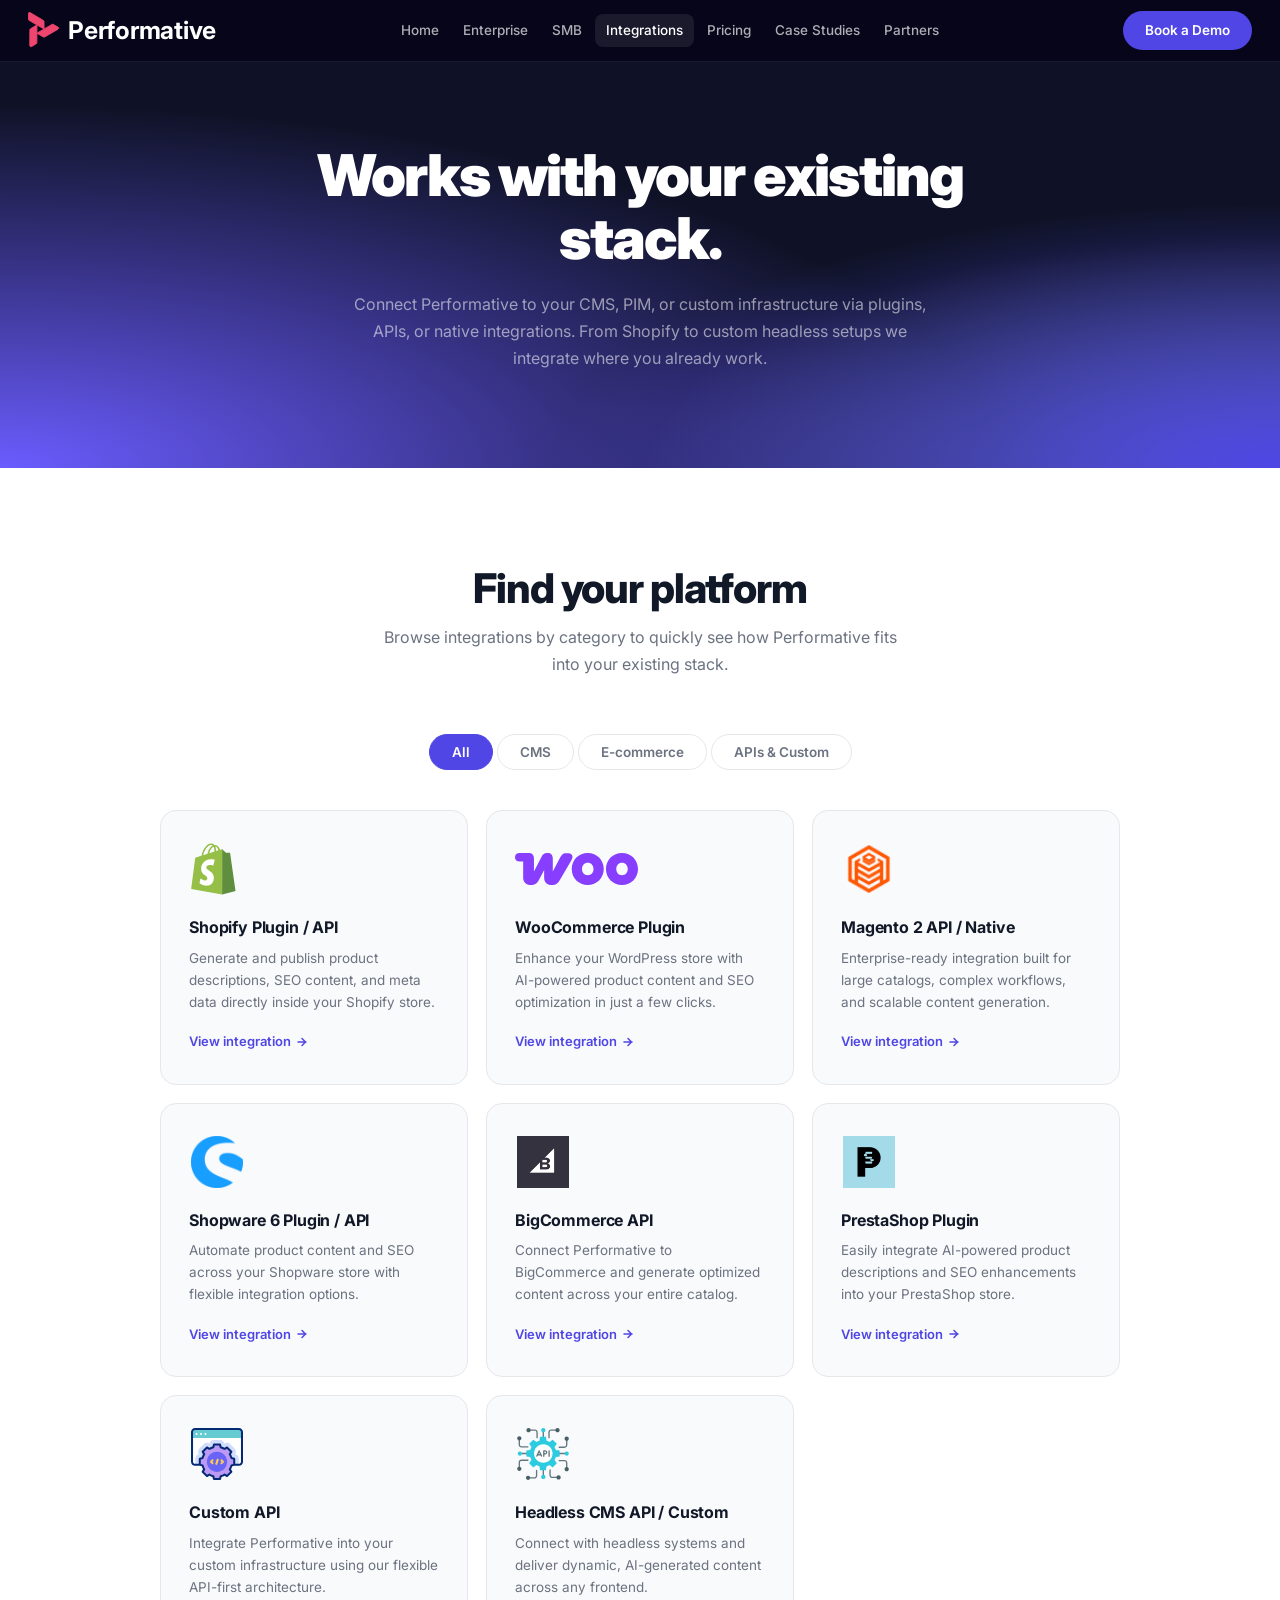
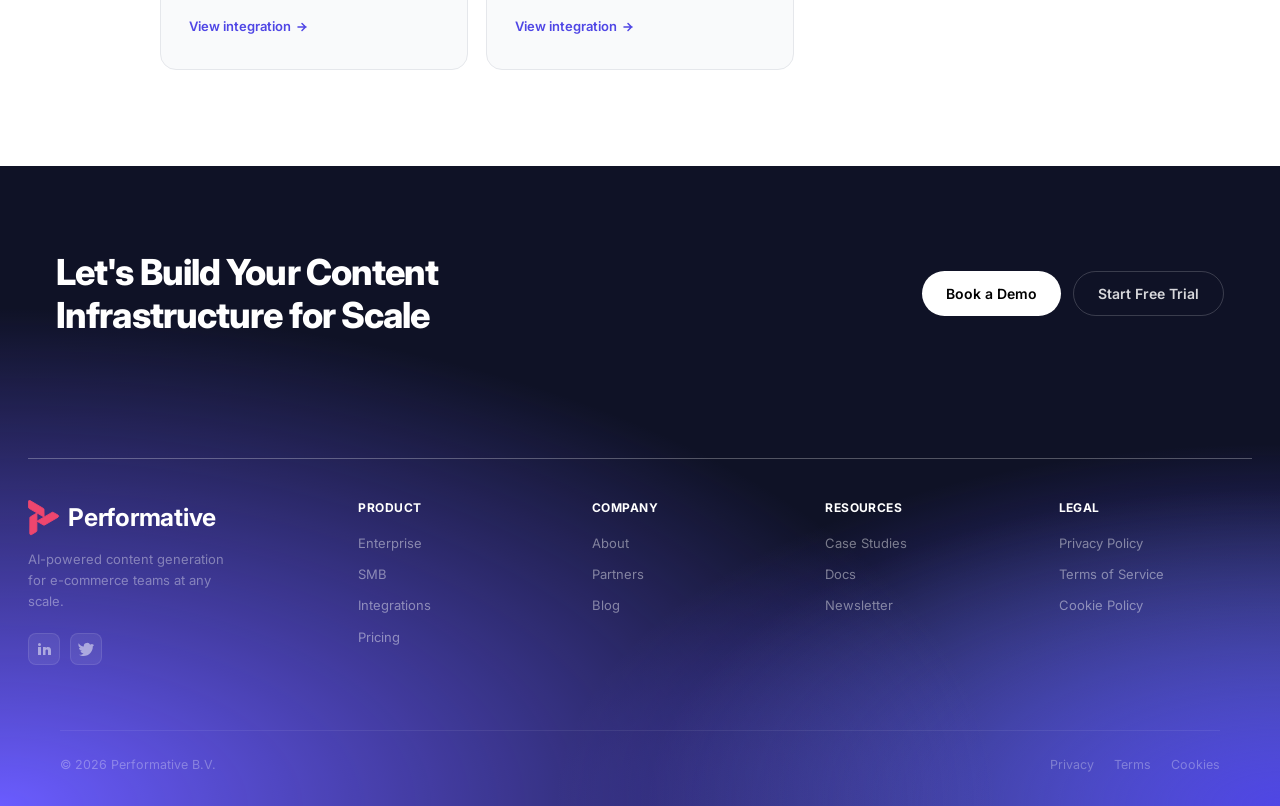
<file: integrations.html>
<!doctype html>
<html lang="en">
  <head>
    <meta charset="UTF-8" />
    <meta name="viewport" content="width=device-width,initial-scale=1.0" />
    <title>Integrations — Performative</title>
    <link rel="preconnect" href="https://fonts.googleapis.com" />
    <link
      href="https://fonts.googleapis.com/css2?family=Inter:wght@300;400;500;600;700;800;900&display=swap"
      rel="stylesheet"
    />
    <link rel="stylesheet" href="css/global.css" />
    <link rel="stylesheet" href="css/integrations.css" />
  </head>
  <body>
    <!-- NAVBAR -->
    <nav class="navbar" id="navbar">
      <div class="container">
        <a href="index.html" class="nav-logo"
          ><svg
            xmlns="http://www.w3.org/2000/svg"
            width="32"
            height="36"
            viewBox="0 0 32 36"
            fill="none"
          >
            <path
              d="M8.92127 21.1957L24.057 12.389C24.2413 12.2817 24.4497 12.225 24.662 12.2243C24.8743 12.2235 25.0831 12.2789 25.2681 12.3849L29.984 15.0866C30.8086 15.559 30.8116 16.7668 29.9895 17.2435L16.6298 24.9902C16.447 25.0962 16.2402 25.1518 16.0299 25.1515C15.8196 25.1513 15.613 25.0953 15.4304 24.9889L8.92127 21.1957Z"
              fill="#EE466E"
            />
            <path
              d="M8.92127 21.1957L24.057 12.389C24.2413 12.2817 24.4497 12.225 24.662 12.2243C24.8743 12.2235 25.0831 12.2789 25.2681 12.3849L29.984 15.0866C30.8086 15.559 30.8116 16.7668 29.9895 17.2435L16.6298 24.9902C16.447 25.0962 16.2402 25.1518 16.0299 25.1515C15.8196 25.1513 15.613 25.0953 15.4304 24.9889L8.92127 21.1957Z"
              stroke="#EE466E"
              stroke-width="0.9"
              stroke-miterlimit="10"
            />
            <path
              d="M16.0907 17.1008L0.958829 8.28756C0.774553 8.18025 0.620749 8.02611 0.512435 7.84019C0.404122 7.65427 0.344999 7.44292 0.340839 7.22679L0.233904 1.71756C0.215184 0.754313 1.23569 0.138713 2.05622 0.618249L15.3901 8.41102C15.5725 8.51765 15.7244 8.67085 15.8309 8.85552C15.9375 9.04019 15.9949 9.24995 15.9975 9.4641L16.0907 17.1008Z"
              fill="#EE466E"
            />
            <path
              d="M16.0907 17.1008L0.958829 8.28756C0.774553 8.18025 0.620749 8.02611 0.512435 7.84019C0.404122 7.65427 0.344999 7.44292 0.340839 7.22679L0.233904 1.71756C0.215184 0.754313 1.23569 0.138713 2.05622 0.618249L15.3901 8.41102C15.5725 8.51765 15.7244 8.67085 15.8309 8.85552C15.9375 9.04019 15.9949 9.24995 15.9975 9.4641L16.0907 17.1008Z"
              stroke="#EE466E"
              stroke-width="0.9"
              stroke-miterlimit="10"
            />
            <path
              d="M8.94154 12.9266L8.86289 30.6786C8.86196 30.8948 8.80601 31.1071 8.70048 31.2946C8.59496 31.4822 8.44347 31.6387 8.26081 31.7489L3.60532 34.5572C2.79137 35.0482 1.76268 34.447 1.76838 33.4836L1.86045 17.8278C1.86174 17.6136 1.91783 17.4035 2.02319 17.2181C2.12854 17.0327 2.27953 16.8785 2.46125 16.7707L8.94154 12.9266Z"
              fill="#EE466E"
            />
            <path
              d="M8.94154 12.9266L8.86289 30.6786C8.86196 30.8948 8.80601 31.1071 8.70048 31.2946C8.59496 31.4822 8.44347 31.6387 8.26081 31.7489L3.60532 34.5572C2.79137 35.0482 1.76268 34.447 1.76838 33.4836L1.86045 17.8278C1.86174 17.6136 1.91783 17.4035 2.02319 17.2181C2.12854 17.0327 2.27953 16.8785 2.46125 16.7707L8.94154 12.9266Z"
              stroke="#EE466E"
              stroke-width="0.9"
            /></svg
          >Performative</a
        >
        <div class="nav-links">
          <a href="index.html">Home</a><a href="enterprise.html">Enterprise</a
          ><a href="smb.html">SMB</a><a href="integrations.html">Integrations</a
          ><a href="pricing.html">Pricing</a
          ><a href="case-studies.html">Case Studies</a
          ><a href="partner.html">Partners</a>
        </div>
        <a href="pricing.html" class="nav-cta">Book a Demo</a>
        <div class="nav-burger" id="nav-burger">
          <span></span><span></span><span></span>
        </div>
      </div>
    </nav>
    <div class="nav-mobile" id="nav-mobile">
      <a href="index.html">Home</a><a href="enterprise.html">Enterprise</a
      ><a href="smb.html">SMB</a><a href="integrations.html">Integrations</a
      ><a href="pricing.html">Pricing</a
      ><a href="case-studies.html">Case Studies</a
      ><a href="partner.html">Partners</a>
      <a href="pricing.html" class="nav-cta">Book a Demo</a>
    </div>

    <!-- HERO -->
    <section class="int-hero">
      <div class="int-hero-inner">
        <h1 class="int-hero-title">
          Works with your existing<br /><span>stack.</span>
        </h1>
        <p class="int-hero-sub">
          Connect Performative to your CMS, PIM, or custom infrastructure via
          plugins, APIs, or native integrations. From Shopify to custom headless
          setups we integrate where you already work.
        </p>
      </div>
    </section>

    <!-- FIND YOUR PLATFORM -->
    <section class="sec-find" data-filter-group>
      <div class="container">
        <div class="sec-header">
          <h2 class="sec-heading">Find your platform</h2>
          <p class="sec-sub">
            Browse integrations by category to quickly see how Performative fits
            into your existing stack.
          </p>
        </div>
        <div class="filter-tabs">
          <button class="filter-tab active" data-filter="all">All</button>
          <button class="filter-tab" data-filter="cms">CMS</button>
          <button class="filter-tab" data-filter="ecommerce">E-commerce</button>
          <button class="filter-tab" data-filter="api">
            APIs &amp; Custom
          </button>
        </div>
        <div class="int-grid">
          <!-- Shopify -->
          <a
            href="integration-shopify.html"
            class="int-card"
            data-category="ecommerce"
          >
            <div class="int-card-logo">
              <svg
                xmlns="http://www.w3.org/2000/svg"
                width="49"
                height="56"
                viewBox="0 0 49 56"
                fill="none"
              >
                <g clip-path="url(#clip0_67_439)">
                  <path
                    fill-rule="evenodd"
                    clip-rule="evenodd"
                    d="M34.4801 55.0112L34.3569 7.02719C34.0376 6.70399 33.4148 6.80159 33.1714 6.87359L31.5496 7.38239C31.3494 6.71561 31.0897 6.06867 30.7735 5.44959C29.6228 3.22559 27.941 2.04959 25.9051 2.04639H25.8988C25.7629 2.04639 25.6285 2.05919 25.4926 2.07039L25.4768 2.07199C25.4179 1.99859 25.3568 1.92708 25.2934 1.85759C24.4083 0.89759 23.2702 0.42879 21.9077 0.46879C19.2807 0.54559 16.6647 2.46879 14.5419 5.88479C13.0482 8.28959 11.9149 11.3088 11.5908 13.6464L6.41738 15.2704C4.89521 15.7552 4.84779 15.8032 4.64705 17.2576C4.49689 18.3584 0.512085 49.5888 0.512085 49.5888L33.908 55.4416L34.4801 55.0112ZM23.5389 2.66239C23.0948 2.36639 22.5747 2.22879 21.9583 2.24159C17.9023 2.35999 14.3649 8.78079 13.4623 13.0592L17.3475 11.84L18.0414 11.6224C18.5504 8.90559 19.8276 6.08639 21.4983 4.27199C22.0825 3.62184 22.7721 3.07748 23.5373 2.66239H23.5389ZM19.9619 11.0192L25.5384 9.26879C25.5558 7.79679 25.3978 5.62079 24.6707 4.08479C23.8961 4.40799 23.2449 4.97439 22.7771 5.48159C21.5236 6.84639 20.5009 8.92799 19.9635 11.0192H19.9619ZM27.2851 8.72159L29.8773 7.90719C29.4632 6.54399 28.48 4.25919 26.4868 3.87519C27.1064 5.49599 27.2661 7.37279 27.2851 8.72159Z"
                    fill="#95BF47"
                  />
                  <path
                    d="M41.9629 10.5968C41.7638 10.5808 37.9038 10.52 37.9038 10.52C37.9038 10.52 34.6746 7.34237 34.3553 7.01757C34.2317 6.90208 34.075 6.82926 33.908 6.80957V55.4336L48.3788 51.7872C48.3788 51.7872 42.4735 11.3216 42.4355 11.0448C42.4173 10.9272 42.3607 10.8192 42.2747 10.738C42.1888 10.6569 42.08 10.6071 41.9629 10.5968Z"
                    fill="#5E8E3E"
                  />
                  <path
                    d="M25.8879 18.1473L24.2061 24.5217C24.2061 24.5217 22.3314 23.6561 20.1075 23.7985C16.8482 24.0065 16.8134 26.0913 16.8466 26.6145C17.0236 29.4625 24.4226 30.0865 24.8383 36.7633C25.1655 42.0161 22.0896 45.6113 17.6575 45.8929C12.3386 46.2337 9.40967 43.0529 9.40967 43.0529L10.5367 38.1921C10.5367 38.1921 13.4846 40.4465 15.8429 40.2945C17.3856 40.1969 17.9357 38.9265 17.8803 38.0273C17.648 34.3105 11.6226 34.5281 11.2416 28.4193C10.9223 23.2753 14.2528 18.0673 21.6043 17.5969C24.4369 17.4145 25.8879 18.1489 25.8879 18.1489"
                    fill="white"
                  />
                </g>
                <defs>
                  <clipPath id="clip0_67_439">
                    <rect width="49" height="56" fill="white" />
                  </clipPath>
                </defs>
              </svg>
            </div>
            <h3 class="int-card-title">Shopify Plugin / API</h3>
            <p class="int-card-body">
              Generate and publish product descriptions, SEO content, and meta
              data directly inside your Shopify store.
            </p>
            <span class="int-card-link"
              >View integration
              <svg width="12" height="12" viewBox="0 0 12 12" fill="none">
                <path
                  d="M2 6h8M6 2.5L9.5 6 6 9.5"
                  stroke="currentColor"
                  stroke-width="1.5"
                  stroke-linecap="round"
                  stroke-linejoin="round"
                /></svg
            ></span>
          </a>
          <!-- WooCommerce -->
          <a
            href="integration-shopify.html"
            class="int-card"
            data-category="ecommerce cms"
          >
            <div class="int-card-logo">
              <svg
                xmlns="http://www.w3.org/2000/svg"
                width="123"
                height="32"
                viewBox="0 0 123 32"
                fill="none"
              >
                <g clip-path="url(#clip0_70_21)">
                  <path
                    fill-rule="evenodd"
                    clip-rule="evenodd"
                    d="M51.8529 0C48.9722 0 47.0964 0.943158 45.4215 4.10947L37.7843 18.5937V5.72632C37.7843 1.88632 35.9755 0 32.6258 0C29.2761 0 27.8693 1.14526 26.1944 4.37895L18.9591 18.5937V5.86105C18.9591 1.75158 17.2843 0 13.1977 0H4.89052C1.74183 0 0 1.48211 0 4.17684C0 6.87158 1.67484 8.48842 4.75653 8.48842H8.1732V24.7242C8.1732 29.3053 11.2549 32 15.6765 32C20.098 32 22.1078 30.2484 24.3186 26.1389L29.1421 17.0442V24.7242C29.1421 29.2379 32.0898 32 36.5784 32C41.067 32 42.7418 30.4505 45.2875 26.1389L56.4085 7.27579C58.8202 3.16632 57.1454 0 51.7859 0C51.7859 0 51.7859 0 51.8529 0Z"
                    fill="#873EFF"
                  />
                  <path
                    fill-rule="evenodd"
                    clip-rule="evenodd"
                    d="M72.7549 0C63.6437 0 56.7434 6.80421 56.7434 16.0337C56.7434 25.2632 63.7107 32 72.7549 32C81.799 32 88.6993 25.1958 88.7663 16.0337C88.7663 6.80421 81.799 0 72.7549 0ZM72.7549 22.1642C69.3382 22.1642 66.9934 19.6042 66.9934 16.0337C66.9934 12.4632 69.3382 9.83579 72.7549 9.83579C76.1715 9.83579 78.5163 12.4632 78.5163 16.0337C78.5163 19.6042 76.2385 22.1642 72.7549 22.1642Z"
                    fill="#873EFF"
                  />
                  <path
                    fill-rule="evenodd"
                    clip-rule="evenodd"
                    d="M106.988 0C97.9444 0 90.9771 6.80421 90.9771 16.0337C90.9771 25.2632 97.9444 32 106.988 32C116.033 32 123 25.1958 123 16.0337C123 6.87158 116.033 0 106.988 0ZM106.988 22.1642C103.505 22.1642 101.294 19.6042 101.294 16.0337C101.294 12.4632 103.572 9.83579 106.988 9.83579C110.405 9.83579 112.75 12.4632 112.75 16.0337C112.75 19.6042 110.472 22.1642 106.988 22.1642Z"
                    fill="#873EFF"
                  />
                </g>
                <defs>
                  <clipPath id="clip0_70_21">
                    <rect width="123" height="32" fill="white" />
                  </clipPath>
                </defs>
              </svg>
            </div>
            <h3 class="int-card-title">WooCommerce Plugin</h3>
            <p class="int-card-body">
              Enhance your WordPress store with AI-powered product content and
              SEO optimization in just a few clicks.
            </p>
            <span class="int-card-link"
              >View integration
              <svg width="12" height="12" viewBox="0 0 12 12" fill="none">
                <path
                  d="M2 6h8M6 2.5L9.5 6 6 9.5"
                  stroke="currentColor"
                  stroke-width="1.5"
                  stroke-linecap="round"
                  stroke-linejoin="round"
                /></svg
            ></span>
          </a>
          <!-- Magento -->
          <a
            href="integration-shopify.html"
            class="int-card"
            data-category="ecommerce"
          >
            <div class="int-card-logo">
              <svg
                xmlns="http://www.w3.org/2000/svg"
                xmlns:xlink="http://www.w3.org/1999/xlink"
                width="56"
                height="56"
                viewBox="0 0 56 56"
                fill="none"
              >
                <rect width="56" height="56" fill="url(#pattern0_70_27)" />
                <defs>
                  <pattern
                    id="pattern0_70_27"
                    patternContentUnits="objectBoundingBox"
                    width="1"
                    height="1"
                  >
                    <use
                      xlink:href="#image0_70_27"
                      transform="scale(0.0208333)"
                    />
                  </pattern>
                  <image
                    id="image0_70_27"
                    width="48"
                    height="48"
                    preserveAspectRatio="none"
                    xlink:href="[data-uri]"
                  />
                </defs>
              </svg>
            </div>
            <h3 class="int-card-title">Magento 2 API / Native</h3>
            <p class="int-card-body">
              Enterprise-ready integration built for large catalogs, complex
              workflows, and scalable content generation.
            </p>
            <span class="int-card-link"
              >View integration
              <svg width="12" height="12" viewBox="0 0 12 12" fill="none">
                <path
                  d="M2 6h8M6 2.5L9.5 6 6 9.5"
                  stroke="currentColor"
                  stroke-width="1.5"
                  stroke-linecap="round"
                  stroke-linejoin="round"
                /></svg
            ></span>
          </a>
          <!-- Shopware -->
          <a
            href="integration-shopify.html"
            class="int-card"
            data-category="ecommerce"
          >
            <div class="int-card-logo">
              <svg
                xmlns="http://www.w3.org/2000/svg"
                xmlns:xlink="http://www.w3.org/1999/xlink"
                width="56"
                height="56"
                viewBox="0 0 56 56"
                fill="none"
              >
                <rect width="56" height="56" fill="url(#pattern0_70_31)" />
                <defs>
                  <pattern
                    id="pattern0_70_31"
                    patternContentUnits="objectBoundingBox"
                    width="1"
                    height="1"
                  >
                    <use
                      xlink:href="#image0_70_31"
                      transform="scale(0.00444444)"
                    />
                  </pattern>
                  <image
                    id="image0_70_31"
                    width="225"
                    height="225"
                    preserveAspectRatio="none"
                    xlink:href="[data-uri]"
                  />
                </defs>
              </svg>
            </div>
            <h3 class="int-card-title">Shopware 6 Plugin / API</h3>
            <p class="int-card-body">
              Automate product content and SEO across your Shopware store with
              flexible integration options.
            </p>
            <span class="int-card-link"
              >View integration
              <svg width="12" height="12" viewBox="0 0 12 12" fill="none">
                <path
                  d="M2 6h8M6 2.5L9.5 6 6 9.5"
                  stroke="currentColor"
                  stroke-width="1.5"
                  stroke-linecap="round"
                  stroke-linejoin="round"
                /></svg
            ></span>
          </a>
          <!-- BigCommerce -->
          <a
            href="integration-shopify.html"
            class="int-card"
            data-category="ecommerce"
          >
            <div class="int-card-logo">
              <svg
                xmlns="http://www.w3.org/2000/svg"
                xmlns:xlink="http://www.w3.org/1999/xlink"
                width="56"
                height="56"
                viewBox="0 0 56 56"
                fill="none"
              >
                <rect width="56" height="56" fill="url(#pattern0_70_29)" />
                <defs>
                  <pattern
                    id="pattern0_70_29"
                    patternContentUnits="objectBoundingBox"
                    width="1"
                    height="1"
                  >
                    <use xlink:href="#image0_70_29" transform="scale(0.0025)" />
                  </pattern>
                  <image
                    id="image0_70_29"
                    width="400"
                    height="400"
                    preserveAspectRatio="none"
                    xlink:href="[data-uri]"
                  />
                </defs>
              </svg>
            </div>
            <h3 class="int-card-title">BigCommerce API</h3>
            <p class="int-card-body">
              Connect Performative to BigCommerce and generate optimized content
              across your entire catalog.
            </p>
            <span class="int-card-link"
              >View integration
              <svg width="12" height="12" viewBox="0 0 12 12" fill="none">
                <path
                  d="M2 6h8M6 2.5L9.5 6 6 9.5"
                  stroke="currentColor"
                  stroke-width="1.5"
                  stroke-linecap="round"
                  stroke-linejoin="round"
                /></svg
            ></span>
          </a>
          <!-- PrestaShop -->
          <a
            href="integration-shopify.html"
            class="int-card"
            data-category="ecommerce"
          >
            <div class="int-card-logo">
              <svg
                xmlns="http://www.w3.org/2000/svg"
                xmlns:xlink="http://www.w3.org/1999/xlink"
                width="56"
                height="56"
                viewBox="0 0 56 56"
                fill="none"
              >
                <rect width="56" height="56" fill="url(#pattern0_70_28)" />
                <defs>
                  <pattern
                    id="pattern0_70_28"
                    patternContentUnits="objectBoundingBox"
                    width="1"
                    height="1"
                  >
                    <use xlink:href="#image0_70_28" transform="scale(0.0025)" />
                  </pattern>
                  <image
                    id="image0_70_28"
                    width="400"
                    height="400"
                    preserveAspectRatio="none"
                    xlink:href="[data-uri]"
                  />
                </defs>
              </svg>
            </div>
            <h3 class="int-card-title">PrestaShop Plugin</h3>
            <p class="int-card-body">
              Easily integrate AI-powered product descriptions and SEO
              enhancements into your PrestaShop store.
            </p>
            <span class="int-card-link"
              >View integration
              <svg width="12" height="12" viewBox="0 0 12 12" fill="none">
                <path
                  d="M2 6h8M6 2.5L9.5 6 6 9.5"
                  stroke="currentColor"
                  stroke-width="1.5"
                  stroke-linecap="round"
                  stroke-linejoin="round"
                /></svg
            ></span>
          </a>
          <!-- Custom API -->
          <a
            href="integration-shopify.html"
            class="int-card"
            data-category="api"
          >
            <div class="int-card-logo">
              <svg
                xmlns="http://www.w3.org/2000/svg"
                width="56"
                height="56"
                viewBox="0 0 56 56"
                fill="none"
              >
                <g clip-path="url(#clip0_71_24)">
                  <path
                    d="M4.38845 39.6501C2.56878 39.6501 1.09375 38.175 1.09375 36.3555V4.38845C1.09375 2.56878 2.56878 1.09375 4.38845 1.09375H51.6117C53.4312 1.09375 54.9062 2.56878 54.9062 4.38845V36.3555C54.9062 38.175 53.4312 39.6502 51.6115 39.6502L4.38845 39.6501Z"
                    fill="white"
                  />
                  <path
                    d="M47.6257 28.2848L47.5499 28.2676L47.5913 28.2019C48.8156 26.2572 48.5314 23.7241 46.9065 22.0992L42.2637 17.4565C41.3138 16.5065 40.0535 16.0148 38.7818 16.0148C37.8781 16.0148 36.9688 16.2631 36.1609 16.7717L36.0952 16.813L36.078 16.7373C35.569 14.4965 33.5768 12.9062 31.2787 12.9062H24.713C22.415 12.9062 20.4228 14.4965 19.9135 16.7373L19.8963 16.813L19.8306 16.7717C19.0228 16.2631 18.1133 16.0148 17.2097 16.0148C15.9379 16.0147 14.6778 16.5064 13.7278 17.4565L9.08513 22.0992C7.46015 23.7242 7.17599 26.2573 8.40033 28.2019L8.44168 28.2676L8.36599 28.2848C6.12511 28.7941 4.53491 30.7863 4.53491 33.0843V39.6501H51.4568V33.0843C51.4568 30.7863 49.8666 28.7942 47.6257 28.2848Z"
                    fill="#D2DCFD"
                  />
                  <path
                    d="M46.535 39.6501V33.0843L43.5629 32.4088C43.1792 30.8955 42.5804 29.4681 41.8014 28.1606L43.4265 25.5795L38.7838 20.9368L36.2027 22.5619C34.895 21.7829 33.4678 21.184 31.9545 20.8004L31.2789 17.8281H24.7131L24.0376 20.8003C22.5243 21.184 21.0969 21.7828 19.7894 22.5618L17.2083 20.9367L12.5656 25.5794L14.1907 28.1605C13.4117 29.4681 12.8128 30.8954 12.4292 32.4087L9.45703 33.0842V39.65L12.4292 40.3255C12.8129 41.8388 13.4117 43.2661 14.1907 44.5737L12.5656 47.1547L17.2083 51.7975L19.7894 50.1724C21.0969 50.9514 22.5243 51.5503 24.0376 51.9339L24.7131 54.9062H31.2789L31.9544 51.9341C33.4677 51.5504 34.895 50.9516 36.2026 50.1726L38.7836 51.7977L43.4264 47.155L41.8013 44.5739C42.5803 43.2662 43.1792 41.839 43.5628 40.3257L46.535 39.6501Z"
                    fill="#BC9AF4"
                  />
                  <path
                    d="M27.996 47.2914C34.0293 47.2914 38.9203 42.4004 38.9203 36.3671C38.9203 30.3338 34.0293 25.4429 27.996 25.4429C21.9627 25.4429 17.0718 30.3338 17.0718 36.3671C17.0718 42.4004 21.9627 47.2914 27.996 47.2914Z"
                    fill="#6864F7"
                  />
                  <path
                    d="M54.9062 4.38845C54.9062 2.56878 53.4312 1.09375 51.6115 1.09375H4.38845C2.56878 1.09375 1.09375 2.56878 1.09375 4.38845V10.7581H54.9062V4.38845Z"
                    fill="#67CCD1"
                  />
                  <path
                    d="M32.7756 39.1681C32.4958 39.1681 32.2159 39.0613 32.0023 38.8477C31.5751 38.4206 31.575 37.728 32.0023 37.3009L32.9361 36.367L32.0023 35.4331C31.5751 35.006 31.5751 34.3135 32.0023 33.8863C32.4294 33.4591 33.1219 33.4591 33.5491 33.8863L35.2564 35.5935C35.6835 36.0206 35.6835 36.7132 35.2564 37.1403L33.5491 38.8475C33.3354 39.0613 33.0555 39.1681 32.7756 39.1681Z"
                    fill="#FDCB50"
                  />
                  <path
                    d="M23.2243 39.1681C22.9443 39.1681 22.6645 39.0614 22.4509 38.8477L20.7437 37.1405C20.3166 36.7134 20.3166 36.0208 20.7437 35.5937L22.4509 33.8865C22.878 33.4594 23.5706 33.4594 23.9978 33.8865C24.4249 34.3136 24.4249 35.0062 23.9978 35.4334L23.064 36.3672L23.9978 37.3012C24.4249 37.7283 24.4249 38.4209 23.9978 38.848C23.7842 39.0614 23.5042 39.1681 23.2243 39.1681Z"
                    fill="#FDCB50"
                  />
                  <path
                    d="M27.26 39.7644C27.1491 39.7644 27.0363 39.7474 26.9251 39.7117C26.35 39.5269 26.0337 38.9109 26.2185 38.3357L27.699 33.7293C27.8839 33.1542 28.4998 32.8381 29.0751 33.0228C29.6502 33.2076 29.9665 33.8236 29.7816 34.3988L28.3011 39.0051C28.152 39.4688 27.7223 39.7644 27.26 39.7644Z"
                    fill="#FDCB50"
                  />
                  <path
                    d="M5.92599 7.56655C4.96808 7.57869 4.46561 6.36758 5.15271 5.69952C5.61208 5.21401 6.4803 5.30129 6.83489 5.86577C7.32566 6.56369 6.77791 7.58504 5.92599 7.56655Z"
                    fill="white"
                  />
                  <path
                    d="M10.7581 7.56654C10.0041 7.58689 9.43726 6.74382 9.74744 6.05389C10.1017 5.16379 11.4144 5.16259 11.7676 6.05389C12.0781 6.74284 11.5121 7.5871 10.7581 7.56654Z"
                    fill="white"
                  />
                  <path
                    d="M15.5902 7.56651C14.7389 7.58521 14.1889 6.56343 14.6813 5.86573C15.135 5.14396 16.2941 5.26001 16.5997 6.05396C16.9106 6.74335 16.3446 7.58663 15.5902 7.56651Z"
                    fill="white"
                  />
                  <path
                    d="M51.6115 0H4.38845C1.96864 0 0 1.96864 0 4.38845V36.3555C0 38.7753 1.96864 40.7439 4.38845 40.7439H9.33417L11.5483 41.2472C11.8871 42.3904 12.3452 43.495 12.916 44.5455L11.6399 46.5722C11.3678 47.0043 11.431 47.5673 11.792 47.9283L16.4348 52.5711C16.796 52.932 17.3588 52.9952 17.7909 52.7232L19.8177 51.4472C20.868 52.018 21.9729 52.4763 23.116 52.815L23.6464 55.1487C23.7596 55.6467 24.2024 56.0001 24.713 56.0001H31.2787C31.7894 56.0001 32.2322 55.6467 32.3452 55.1487L32.8756 52.815C34.0188 52.4763 35.1236 52.0181 36.1739 51.4473L38.2006 52.7233C38.6328 52.9955 39.1956 52.9321 39.5568 52.5712L44.1995 47.9285C44.5606 47.5673 44.6238 47.0045 44.3517 46.5723L43.0756 44.5456C43.6464 43.4952 44.1046 42.3905 44.4433 41.2473L46.6575 40.744H51.6113C54.0311 40.744 55.9998 38.7754 55.9998 36.3556V4.38845C56 1.96864 54.0314 0 51.6115 0ZM45.4413 38.777L43.3204 39.2591C42.9195 39.3502 42.6036 39.6584 42.5026 40.0568C42.1503 41.4462 41.5983 42.7777 40.8616 44.0141C40.6512 44.3673 40.6567 44.8088 40.8757 45.1567L42.0357 46.9989L38.6276 50.4069L36.7854 49.247C36.4374 49.0279 35.9961 49.0224 35.6429 49.233C34.4064 49.9696 33.075 50.5217 31.6856 50.8739C31.2872 50.975 30.9789 51.2909 30.8878 51.6917L30.4058 53.8125H25.5862L25.1042 51.6916C25.0131 51.2908 24.7049 50.9749 24.3064 50.8738C22.917 50.5216 21.5856 49.9695 20.3491 49.2329C19.9959 49.0224 19.5545 49.0279 19.2066 49.2469L17.3644 50.4068L13.9563 46.9989L15.1162 45.1567C15.3352 44.8088 15.3407 44.3673 15.1303 44.0141C14.3936 42.7777 13.8416 41.4461 13.4893 40.0568C13.3883 39.6584 13.0724 39.3502 12.6715 39.2591L10.5506 38.777V33.9574L12.6715 33.4754C13.0724 33.3843 13.3883 33.0761 13.4893 32.6776C13.8415 31.2882 14.3936 29.9569 15.1303 28.7203C15.3407 28.3672 15.3352 27.9257 15.1162 27.5778L13.9563 25.7355L17.3643 22.3275L19.2065 23.4874C19.5544 23.7065 19.9958 23.7118 20.349 23.5015C21.5857 22.7648 22.9171 22.2127 24.3063 21.8606C24.7049 21.7596 25.013 21.4436 25.1041 21.0428L25.5862 18.9219H30.4058L30.8878 21.0428C30.9789 21.4436 31.2872 21.7596 31.6856 21.8606C33.0748 22.2127 34.4062 22.7648 35.6429 23.5015C35.996 23.7118 36.4375 23.7065 36.7854 23.4874L38.6276 22.3275L42.0357 25.7355L40.8757 27.5777C40.6567 27.9256 40.6512 28.367 40.8616 28.7202C41.5983 29.9568 42.1504 31.2882 42.5026 32.6775C42.6036 33.076 42.9195 33.3842 43.3204 33.4753L45.4413 33.9573V38.777ZM53.8125 36.3555C53.8125 37.5691 52.8252 38.5564 51.6115 38.5564H47.6287V33.0844C47.6287 32.5737 47.2753 32.131 46.7773 32.0179L44.4435 31.4875C44.1047 30.3443 43.6466 29.2397 43.0758 28.1892L44.3519 26.1625C44.624 25.7304 44.5608 25.1674 44.1997 24.8064L39.557 20.1636C39.1957 19.8026 38.633 19.7393 38.2009 20.0115L36.1741 21.2875C35.1237 20.7166 34.0188 20.2584 32.8758 19.9198L32.3455 17.5861C32.2323 17.0881 31.7895 16.7347 31.279 16.7347H24.7132C24.2025 16.7347 23.7599 17.0881 23.6467 17.5861L23.1163 19.9198C21.9732 20.2585 20.8683 20.7167 19.8179 21.2875L17.7912 20.0115C17.359 19.7395 16.7961 19.8026 16.435 20.1636L11.7923 24.8064C11.4312 25.1675 11.368 25.7304 11.6401 26.1625L12.9162 28.1892C12.3453 29.2397 11.8872 30.3443 11.5485 31.4875L9.21473 32.0179C8.71675 32.1311 8.36336 32.5738 8.36336 33.0844V38.5564H4.38845C3.17483 38.5564 2.1875 37.5691 2.1875 36.3555V4.38845C2.1875 3.17483 3.17483 2.1875 4.38845 2.1875H51.6117C52.8252 2.1875 53.8125 3.17483 53.8125 4.38845V36.3555Z"
                    fill="#052A75"
                  />
                </g>
                <defs>
                  <clipPath id="clip0_71_24">
                    <rect width="56" height="56" fill="white" />
                  </clipPath>
                </defs>
              </svg>
            </div>
            <h3 class="int-card-title">Custom API</h3>
            <p class="int-card-body">
              Integrate Performative into your custom infrastructure using our
              flexible API-first architecture.
            </p>
            <span class="int-card-link"
              >View integration
              <svg width="12" height="12" viewBox="0 0 12 12" fill="none">
                <path
                  d="M2 6h8M6 2.5L9.5 6 6 9.5"
                  stroke="currentColor"
                  stroke-width="1.5"
                  stroke-linecap="round"
                  stroke-linejoin="round"
                /></svg
            ></span>
          </a>
          <!-- Headless CMS -->
          <a
            href="integration-shopify.html"
            class="int-card"
            data-category="api cms"
          >
            <div class="int-card-logo">
              <svg
                xmlns="http://www.w3.org/2000/svg"
                width="56"
                height="56"
                viewBox="0 0 56 56"
                fill="none"
              >
                <g clip-path="url(#clip0_71_42)">
                  <path
                    d="M28.3154 14.783C27.9189 14.783 27.5974 14.4616 27.5974 14.0651V3.37566C27.5974 2.97924 27.9189 2.65771 28.3154 2.65771C28.7118 2.65771 29.0333 2.97924 29.0333 3.37566V14.0651C29.0333 14.4616 28.7118 14.783 28.3154 14.783Z"
                    fill="#63777F"
                  />
                  <path
                    d="M28.3153 4.58123C29.5793 4.58123 30.604 3.55569 30.604 2.29062C30.604 1.02554 29.5793 0 28.3153 0C27.0513 0 26.0266 1.02554 26.0266 2.29062C26.0266 3.55569 27.0513 4.58123 28.3153 4.58123Z"
                    fill="#2DCBE0"
                  />
                  <path
                    d="M34.4487 11.0979C34.0522 11.0979 33.7307 10.7764 33.7307 10.38V4.64007C33.7307 2.9487 35.1068 1.57275 36.7982 1.57275H42.5399C42.9364 1.57275 43.2579 1.89428 43.2579 2.2907C43.2579 2.68713 42.9364 3.00865 42.5399 3.00865H36.7982C35.8984 3.00865 35.1666 3.74048 35.1666 4.64007V10.38C35.1666 10.7765 34.8451 11.0979 34.4487 11.0979Z"
                    fill="#63777F"
                  />
                  <path
                    d="M43.6229 4.58123C44.8869 4.58123 45.9116 3.55569 45.9116 2.29062C45.9116 1.02554 44.8869 0 43.6229 0C42.3589 0 41.3342 1.02554 41.3342 2.29062C41.3342 3.55569 42.3589 4.58123 43.6229 4.58123Z"
                    fill="#485F66"
                  />
                  <path
                    d="M21.6134 11.0979C21.217 11.0979 20.8955 10.7764 20.8955 10.38V4.64007C20.8955 3.74048 20.1637 3.00865 19.2639 3.00865H13.5221C13.1257 3.00865 12.8042 2.68713 12.8042 2.2907C12.8042 1.89428 13.1257 1.57275 13.5221 1.57275H19.2639C20.9553 1.57275 22.3314 2.94882 22.3314 4.64007V10.38C22.3314 10.7765 22.0099 11.0979 21.6134 11.0979Z"
                    fill="#63777F"
                  />
                  <path
                    d="M12.4391 4.58123C13.7031 4.58123 14.7278 3.55569 14.7278 2.29062C14.7278 1.02554 13.7031 0 12.4391 0C11.1751 0 10.1504 1.02554 10.1504 2.29062C10.1504 3.55569 11.1751 4.58123 12.4391 4.58123Z"
                    fill="#485F66"
                  />
                  <path
                    d="M14.8921 28.2059H5.40838C5.01195 28.2059 4.69043 27.8844 4.69043 27.488C4.69043 27.0915 5.01195 26.77 5.40838 26.77H14.8921C15.2885 26.77 15.6101 27.0915 15.6101 27.488C15.6101 27.8844 15.2887 28.2059 14.8921 28.2059Z"
                    fill="#63777F"
                  />
                  <path
                    d="M3.11776 29.7766C4.38284 29.7766 5.40838 28.7519 5.40838 27.4879C5.40838 26.2239 4.38284 25.1992 3.11776 25.1992C1.85269 25.1992 0.827148 26.2239 0.827148 27.4879C0.827148 28.7519 1.85269 29.7766 3.11776 29.7766Z"
                    fill="#2DCBE0"
                  />
                  <path
                    d="M11.7515 20.9774H4.83685C3.14548 20.9774 1.76953 19.6013 1.76953 17.9101V12.1681C1.76953 11.7717 2.09105 11.4502 2.48748 11.4502C2.88391 11.4502 3.20543 11.7717 3.20543 12.1681V17.9101C3.20543 18.8096 3.93726 19.5415 4.83685 19.5415H11.7515C12.148 19.5415 12.4695 19.863 12.4695 20.2594C12.4695 20.6559 12.148 20.9774 11.7515 20.9774Z"
                    fill="#63777F"
                  />
                  <path
                    d="M2.48739 13.3737C3.75246 13.3737 4.77801 12.349 4.77801 11.085C4.77801 9.82095 3.75246 8.79626 2.48739 8.79626C1.22232 8.79626 0.196777 9.82095 0.196777 11.085C0.196777 12.349 1.22232 13.3737 2.48739 13.3737Z"
                    fill="#485F66"
                  />
                  <path
                    d="M2.48748 43.5257C2.09105 43.5257 1.76953 43.2042 1.76953 42.8078V37.0659C1.76953 35.3745 3.14548 33.9985 4.83685 33.9985H11.7515C12.148 33.9985 12.4695 34.3201 12.4695 34.7165C12.4695 35.1129 12.148 35.4344 11.7515 35.4344H4.83685C3.93726 35.4344 3.20543 36.1663 3.20543 37.0659V42.8078C3.20543 43.2042 2.88403 43.5257 2.48748 43.5257Z"
                    fill="#63777F"
                  />
                  <path
                    d="M2.48739 46.1796C3.75246 46.1796 4.77801 45.1549 4.77801 43.8909C4.77801 42.6269 3.75246 41.6022 2.48739 41.6022C1.22232 41.6022 0.196777 42.6269 0.196777 43.8909C0.196777 45.1549 1.22232 46.1796 2.48739 46.1796Z"
                    fill="#485F66"
                  />
                  <path
                    d="M28.3154 52.3181C27.9189 52.3181 27.5974 51.9967 27.5974 51.6001V40.9107C27.5974 40.5143 27.9189 40.1927 28.3154 40.1927C28.7118 40.1927 29.0333 40.5143 29.0333 40.9107V51.6001C29.0333 51.9967 28.7118 52.3181 28.3154 52.3181Z"
                    fill="#63777F"
                  />
                  <path
                    d="M28.3153 54.9758C29.5793 54.9758 30.604 53.9502 30.604 52.6851C30.604 51.4201 29.5793 50.3945 28.3153 50.3945C27.0513 50.3945 26.0266 51.4201 26.0266 52.6851C26.0266 53.9502 27.0513 54.9758 28.3153 54.9758Z"
                    fill="#2DCBE0"
                  />
                  <path
                    d="M18.7372 54.4271H12.9953C12.5989 54.4271 12.2773 54.1056 12.2773 53.7092C12.2773 53.3127 12.5989 52.9912 12.9953 52.9912H18.7372C19.6368 52.9912 20.3686 52.2594 20.3686 51.3598V45.6199C20.3686 45.2235 20.6901 44.902 21.0866 44.902C21.483 44.902 21.8045 45.2235 21.8045 45.6199V51.3598C21.8045 53.0512 20.4286 54.4271 18.7372 54.4271Z"
                    fill="#63777F"
                  />
                  <path
                    d="M11.9122 55.9999C13.1763 55.9999 14.2009 54.9744 14.2009 53.7093C14.2009 52.4442 13.1763 51.4187 11.9122 51.4187C10.6482 51.4187 9.62354 52.4442 9.62354 53.7093C9.62354 54.9744 10.6482 55.9999 11.9122 55.9999Z"
                    fill="#485F66"
                  />
                  <path
                    d="M43.694 53.9645H37.9521C36.2607 53.9645 34.8848 52.5884 34.8848 50.8972V45.1573C34.8848 44.7609 35.2063 44.4393 35.6027 44.4393C35.9991 44.4393 36.3207 44.7609 36.3207 45.1573V50.8972C36.3207 51.7968 37.0525 52.5286 37.9521 52.5286H43.694C44.0904 52.5286 44.4119 52.8501 44.4119 53.2465C44.4119 53.643 44.0905 53.9645 43.694 53.9645Z"
                    fill="#63777F"
                  />
                  <path
                    d="M44.7772 55.5372C46.0412 55.5372 47.0659 54.5116 47.0659 53.2465C47.0659 51.9815 46.0412 50.9559 44.7772 50.9559C43.5132 50.9559 42.4885 51.9815 42.4885 53.2465C42.4885 54.5116 43.5132 55.5372 44.7772 55.5372Z"
                    fill="#485F66"
                  />
                  <path
                    d="M52.4276 28.2059H41.7382C41.3418 28.2059 41.0203 27.8844 41.0203 27.488C41.0203 27.0915 41.3418 26.77 41.7382 26.77H52.4276C52.8241 26.77 53.1456 27.0915 53.1456 27.488C53.1456 27.8844 52.8241 28.2059 52.4276 28.2059Z"
                    fill="#63777F"
                  />
                  <path
                    d="M53.5125 29.7766C54.7776 29.7766 55.8032 28.7519 55.8032 27.4879C55.8032 26.2239 54.7776 25.1992 53.5125 25.1992C52.2475 25.1992 51.2219 26.2239 51.2219 27.4879C51.2219 28.7519 52.2475 29.7766 53.5125 29.7766Z"
                    fill="#2DCBE0"
                  />
                  <path
                    d="M53.5126 43.9886C53.1162 43.9886 52.7947 43.6671 52.7947 43.2707V37.5287C52.7947 36.6292 52.0629 35.8973 51.1633 35.8973H45.4233C45.0268 35.8973 44.7053 35.5758 44.7053 35.1794C44.7053 34.7829 45.0268 34.4614 45.4233 34.4614H51.1633C52.8546 34.4614 54.2306 35.8375 54.2306 37.5287V43.2707C54.2306 43.6671 53.9091 43.9886 53.5126 43.9886Z"
                    fill="#63777F"
                  />
                  <path
                    d="M53.5125 46.6423C54.7776 46.6423 55.8032 45.6177 55.8032 44.3536C55.8032 43.0896 54.7776 42.0649 53.5125 42.0649C52.2475 42.0649 51.2219 43.0896 51.2219 44.3536C51.2219 45.6177 52.2475 46.6423 53.5125 46.6423Z"
                    fill="#485F66"
                  />
                  <path
                    d="M51.1633 21.4687H45.4233C45.0268 21.4687 44.7053 21.1472 44.7053 20.7508C44.7053 20.3543 45.0268 20.0328 45.4233 20.0328H51.1633C52.0629 20.0328 52.7947 19.301 52.7947 18.4014V12.6595C52.7947 12.263 53.1162 11.9415 53.5126 11.9415C53.9091 11.9415 54.2306 12.263 54.2306 12.6595V18.4014C54.2306 20.0926 52.8546 21.4687 51.1633 21.4687Z"
                    fill="#63777F"
                  />
                  <path
                    d="M53.5125 13.865C54.7776 13.865 55.8032 12.8403 55.8032 11.5763C55.8032 10.3123 54.7776 9.2876 53.5125 9.2876C52.2475 9.2876 51.2219 10.3123 51.2219 11.5763C51.2219 12.8403 52.2475 13.865 53.5125 13.865Z"
                    fill="#485F66"
                  />
                  <path
                    d="M45.9487 30.7016V24.2745L41.744 23.6628C41.4316 22.538 40.9855 21.4696 40.4228 20.475L42.964 17.0686L38.4193 12.5239L35.013 15.0651C34.0184 14.5024 32.95 14.0563 31.8252 13.7439L31.2135 9.53918H24.7864L24.1748 13.7439C23.05 14.0563 21.9815 14.5024 20.9869 15.0651L17.5806 12.5239L13.036 17.0686L15.5772 20.475C15.0144 21.4696 14.5684 22.538 14.2559 23.6628L10.0513 24.2745V30.7016L14.2559 31.3133C14.5684 32.438 15.0144 33.5065 15.5772 34.5011L13.036 37.9075L17.5806 42.4521L20.9869 39.9109C21.9815 40.4737 23.05 40.9198 24.1748 41.2322L24.7864 45.4369H31.2135L31.8252 41.2322C32.95 40.9198 34.0184 40.4737 35.013 39.9109L38.4193 42.4521L42.964 37.9075L40.4228 34.5011C40.9855 33.5065 41.4316 32.438 41.744 31.3133L45.9487 30.7016Z"
                    fill="#2DCBE0"
                  />
                  <path
                    d="M28.3152 37.4795C33.8333 37.4795 38.3066 33.0062 38.3066 27.488C38.3066 21.9699 33.8333 17.4966 28.3152 17.4966C22.7971 17.4966 18.3237 21.9699 18.3237 27.488C18.3237 33.0062 22.7971 37.4795 28.3152 37.4795Z"
                    fill="white"
                  />
                  <path
                    d="M27.0771 29.8719L24.4837 24.4818C24.3639 24.233 24.1124 24.0751 23.8367 24.0751C23.8348 24.0751 23.833 24.0751 23.8312 24.0751C23.5534 24.0772 23.3016 24.2396 23.1851 24.4917L20.6934 29.8818C20.527 30.2418 20.684 30.6684 21.0439 30.8348C21.3954 30.9998 21.83 30.848 21.9968 30.4843L22.4264 29.5549H25.3311L25.7831 30.4944C25.9551 30.8518 26.3842 31.0018 26.7414 30.83C27.0986 30.6582 27.249 30.2292 27.0771 29.8719ZM23.0902 28.1192L23.8498 26.476L24.6403 28.1192H23.0902Z"
                    fill="#63777F"
                  />
                  <path
                    d="M28.8556 31.1211C28.4592 31.1211 28.1377 30.7996 28.1377 30.4032V27.743C28.1377 27.7408 28.1377 27.7386 28.1377 27.7363V24.5729C28.1377 24.1765 28.4592 23.855 28.8556 23.855H30.4166C31.6978 23.855 32.74 24.8972 32.74 26.1784C32.7671 27.4532 31.6232 28.564 30.3493 28.5008L29.5737 28.4783V30.4032C29.5736 30.7996 29.2522 31.1211 28.8556 31.1211ZM29.5736 27.0418L30.3909 27.0655C30.6346 27.0738 30.8615 26.9836 31.035 26.815C31.2085 26.6464 31.3041 26.4203 31.3041 26.1784C31.3041 25.689 30.906 25.2909 30.4166 25.2909H29.5736V27.0418Z"
                    fill="#63777F"
                  />
                  <path
                    d="M34.5925 31.1211C34.196 31.1211 33.8745 30.7996 33.8745 30.4032V24.5729C33.8745 24.1765 34.196 23.855 34.5925 23.855C34.9889 23.855 35.3104 24.1765 35.3104 24.5729V30.4032C35.3104 30.7996 34.9889 31.1211 34.5925 31.1211Z"
                    fill="#63777F"
                  />
                </g>
                <defs>
                  <clipPath id="clip0_71_42">
                    <rect width="56" height="56" fill="white" />
                  </clipPath>
                </defs>
              </svg>
            </div>
            <h3 class="int-card-title">Headless CMS API / Custom</h3>
            <p class="int-card-body">
              Connect with headless systems and deliver dynamic, AI-generated
              content across any frontend.
            </p>
            <span class="int-card-link"
              >View integration
              <svg width="12" height="12" viewBox="0 0 12 12" fill="none">
                <path
                  d="M2 6h8M6 2.5L9.5 6 6 9.5"
                  stroke="currentColor"
                  stroke-width="1.5"
                  stroke-linecap="round"
                  stroke-linejoin="round"
                /></svg
            ></span>
          </a>
        </div>
      </div>
    </section>

    <!-- FOOTER -->
    <footer class="footer">
      <section class="content-contact">
        <div
          class="container z1"
          style="
            display: flex;
            justify-content: space-between;
            align-items: center;
            flex-wrap: wrap;
            gap: 32px;
          "
        >
          <h2
            style="
              font-size: clamp(22px, 2.8vw, 38px);
              font-weight: 800;
              color: #fff;
              letter-spacing: -0.025em;
              line-height: 1.2;
              max-width: 500px;
            "
          >
            Let's Build Your Content Infrastructure for Scale
          </h2>
          <div style="display: flex; gap: 12px; flex-wrap: wrap">
            <a href="pricing.html" class="btn btn-primary">Book a Demo</a>
            <a href="pricing.html" class="btn btn-ghost">Start Free Trial</a>
          </div>
        </div>
      </section>
      <div class="footer-grid">
        <div class="footer-brand">
          <a href="index.html" class="nav-logo"
            ><svg
              xmlns="http://www.w3.org/2000/svg"
              width="32"
              height="36"
              viewBox="0 0 32 36"
              fill="none"
            >
              <path
                d="M8.92127 21.1957L24.057 12.389C24.2413 12.2817 24.4497 12.225 24.662 12.2243C24.8743 12.2235 25.0831 12.2789 25.2681 12.3849L29.984 15.0866C30.8086 15.559 30.8116 16.7668 29.9895 17.2435L16.6298 24.9902C16.447 25.0962 16.2402 25.1518 16.0299 25.1515C15.8196 25.1513 15.613 25.0953 15.4304 24.9889L8.92127 21.1957Z"
                fill="#EE466E"
              />
              <path
                d="M8.92127 21.1957L24.057 12.389C24.2413 12.2817 24.4497 12.225 24.662 12.2243C24.8743 12.2235 25.0831 12.2789 25.2681 12.3849L29.984 15.0866C30.8086 15.559 30.8116 16.7668 29.9895 17.2435L16.6298 24.9902C16.447 25.0962 16.2402 25.1518 16.0299 25.1515C15.8196 25.1513 15.613 25.0953 15.4304 24.9889L8.92127 21.1957Z"
                stroke="#EE466E"
                stroke-width="0.9"
                stroke-miterlimit="10"
              />
              <path
                d="M16.0907 17.1008L0.958829 8.28756C0.774553 8.18025 0.620749 8.02611 0.512435 7.84019C0.404122 7.65427 0.344999 7.44292 0.340839 7.22679L0.233904 1.71756C0.215184 0.754313 1.23569 0.138713 2.05622 0.618249L15.3901 8.41102C15.5725 8.51765 15.7244 8.67085 15.8309 8.85552C15.9375 9.04019 15.9949 9.24995 15.9975 9.4641L16.0907 17.1008Z"
                fill="#EE466E"
              />
              <path
                d="M16.0907 17.1008L0.958829 8.28756C0.774553 8.18025 0.620749 8.02611 0.512435 7.84019C0.404122 7.65427 0.344999 7.44292 0.340839 7.22679L0.233904 1.71756C0.215184 0.754313 1.23569 0.138713 2.05622 0.618249L15.3901 8.41102C15.5725 8.51765 15.7244 8.67085 15.8309 8.85552C15.9375 9.04019 15.9949 9.24995 15.9975 9.4641L16.0907 17.1008Z"
                stroke="#EE466E"
                stroke-width="0.9"
                stroke-miterlimit="10"
              />
              <path
                d="M8.94154 12.9266L8.86289 30.6786C8.86196 30.8948 8.80601 31.1071 8.70048 31.2946C8.59496 31.4822 8.44347 31.6387 8.26081 31.7489L3.60532 34.5572C2.79137 35.0482 1.76268 34.447 1.76838 33.4836L1.86045 17.8278C1.86174 17.6136 1.91783 17.4035 2.02319 17.2181C2.12854 17.0327 2.27953 16.8785 2.46125 16.7707L8.94154 12.9266Z"
                fill="#EE466E"
              />
              <path
                d="M8.94154 12.9266L8.86289 30.6786C8.86196 30.8948 8.80601 31.1071 8.70048 31.2946C8.59496 31.4822 8.44347 31.6387 8.26081 31.7489L3.60532 34.5572C2.79137 35.0482 1.76268 34.447 1.76838 33.4836L1.86045 17.8278C1.86174 17.6136 1.91783 17.4035 2.02319 17.2181C2.12854 17.0327 2.27953 16.8785 2.46125 16.7707L8.94154 12.9266Z"
                stroke="#EE466E"
                stroke-width="0.9"
              /></svg
            >Performative</a
          >
          <p class="footer-tagline">
            AI-powered content generation for e-commerce teams at any scale.
          </p>
          <div class="footer-socials">
            <a href="#" aria-label="LinkedIn"
              ><svg
                width="16"
                height="16"
                viewBox="0 0 16 16"
                fill="currentColor"
              >
                <path
                  d="M3.5 2a1.5 1.5 0 110 3 1.5 1.5 0 010-3zM2 6h3v8H2V6zm5 0h2.8v1.1C10.2 6.4 11 6 12 6c2.2 0 3 1.5 3 3.5V14h-3v-4c0-1-.4-1.5-1.2-1.5S9.5 9 9.5 10v4H7V6z"
                /></svg></a
            ><a href="#" aria-label="Twitter"
              ><svg
                width="16"
                height="16"
                viewBox="0 0 16 16"
                fill="currentColor"
              >
                <path
                  d="M14 3s-1 .5-2 .6A2.8 2.8 0 008.6 2C7 2 5.8 3.2 5.8 4.8v.7C3.5 5.3 1.7 4 .7 2.2c0 0-1.3 3.2 1.8 4.8L1 7c.1 1.5 1.4 2.7 3 2.7l-1.5.5c.5 1.3 1.7 2.2 3.1 2.3C4.5 13.4 2.7 14 1 13.7 2.3 14.6 3.8 15 5.5 15c6 0 9.3-5 9.3-9.3v-.4c.6-.5 1.2-1 1.2-1.3z"
                /></svg
            ></a>
          </div>
        </div>
        <div>
          <div class="footer-col-title">Product</div>
          <div class="footer-links">
            <a href="enterprise.html">Enterprise</a><a href="smb.html">SMB</a
            ><a href="integrations.html">Integrations</a
            ><a href="pricing.html">Pricing</a>
          </div>
        </div>
        <div>
          <div class="footer-col-title">Company</div>
          <div class="footer-links">
            <a href="#">About</a><a href="partner.html">Partners</a
            ><a href="#">Blog</a>
          </div>
        </div>
        <div>
          <div class="footer-col-title">Resources</div>
          <div class="footer-links">
            <a href="case-studies.html">Case Studies</a><a href="#">Docs</a
            ><a href="#">Newsletter</a>
          </div>
        </div>
        <div>
          <div class="footer-col-title">Legal</div>
          <div class="footer-links">
            <a href="#">Privacy Policy</a><a href="#">Terms of Service</a
            ><a href="#">Cookie Policy</a>
          </div>
        </div>
      </div>
      <div class="footer-bottom">
        <span>© 2026 Performative B.V.</span>
        <div class="footer-bottom-links">
          <a href="#">Privacy</a><a href="#">Terms</a><a href="#">Cookies</a>
        </div>
      </div>
    </footer>
    <script src="js/main.js"></script>
  </body>
</html>
</file>
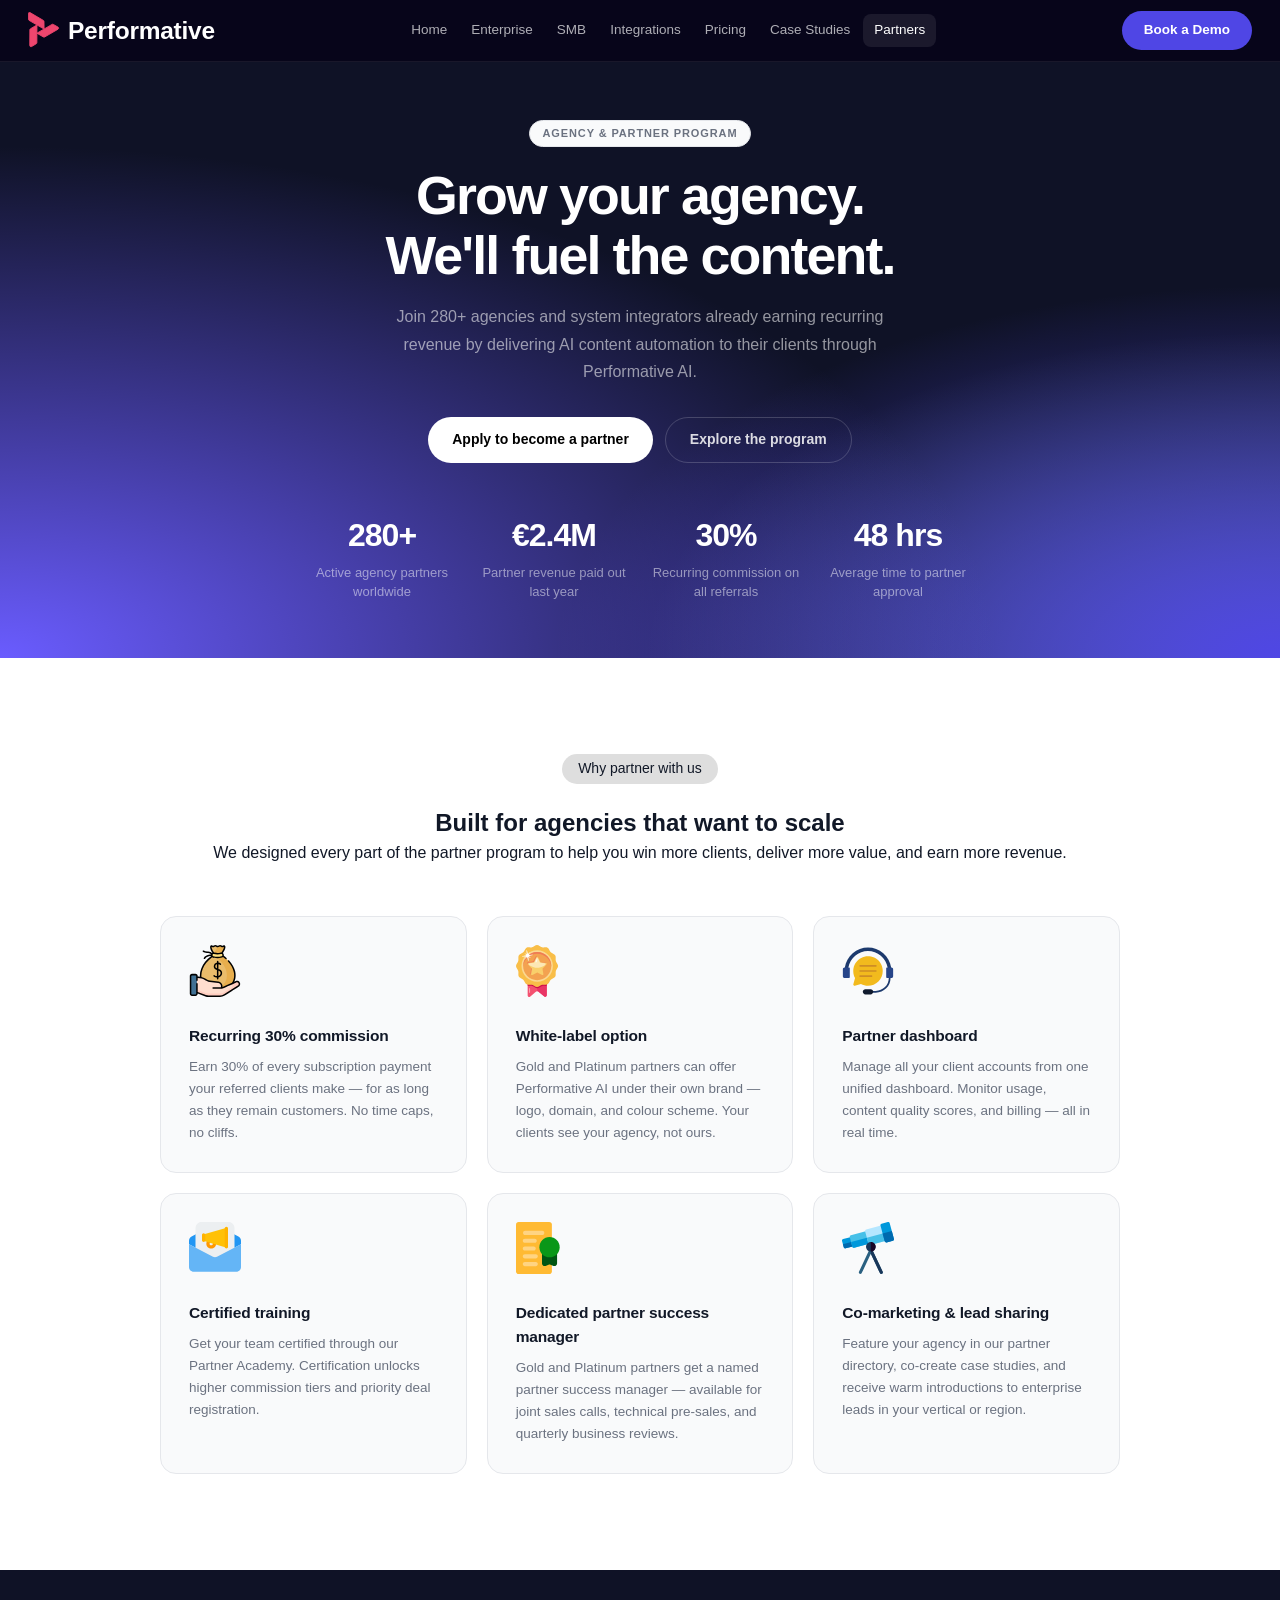
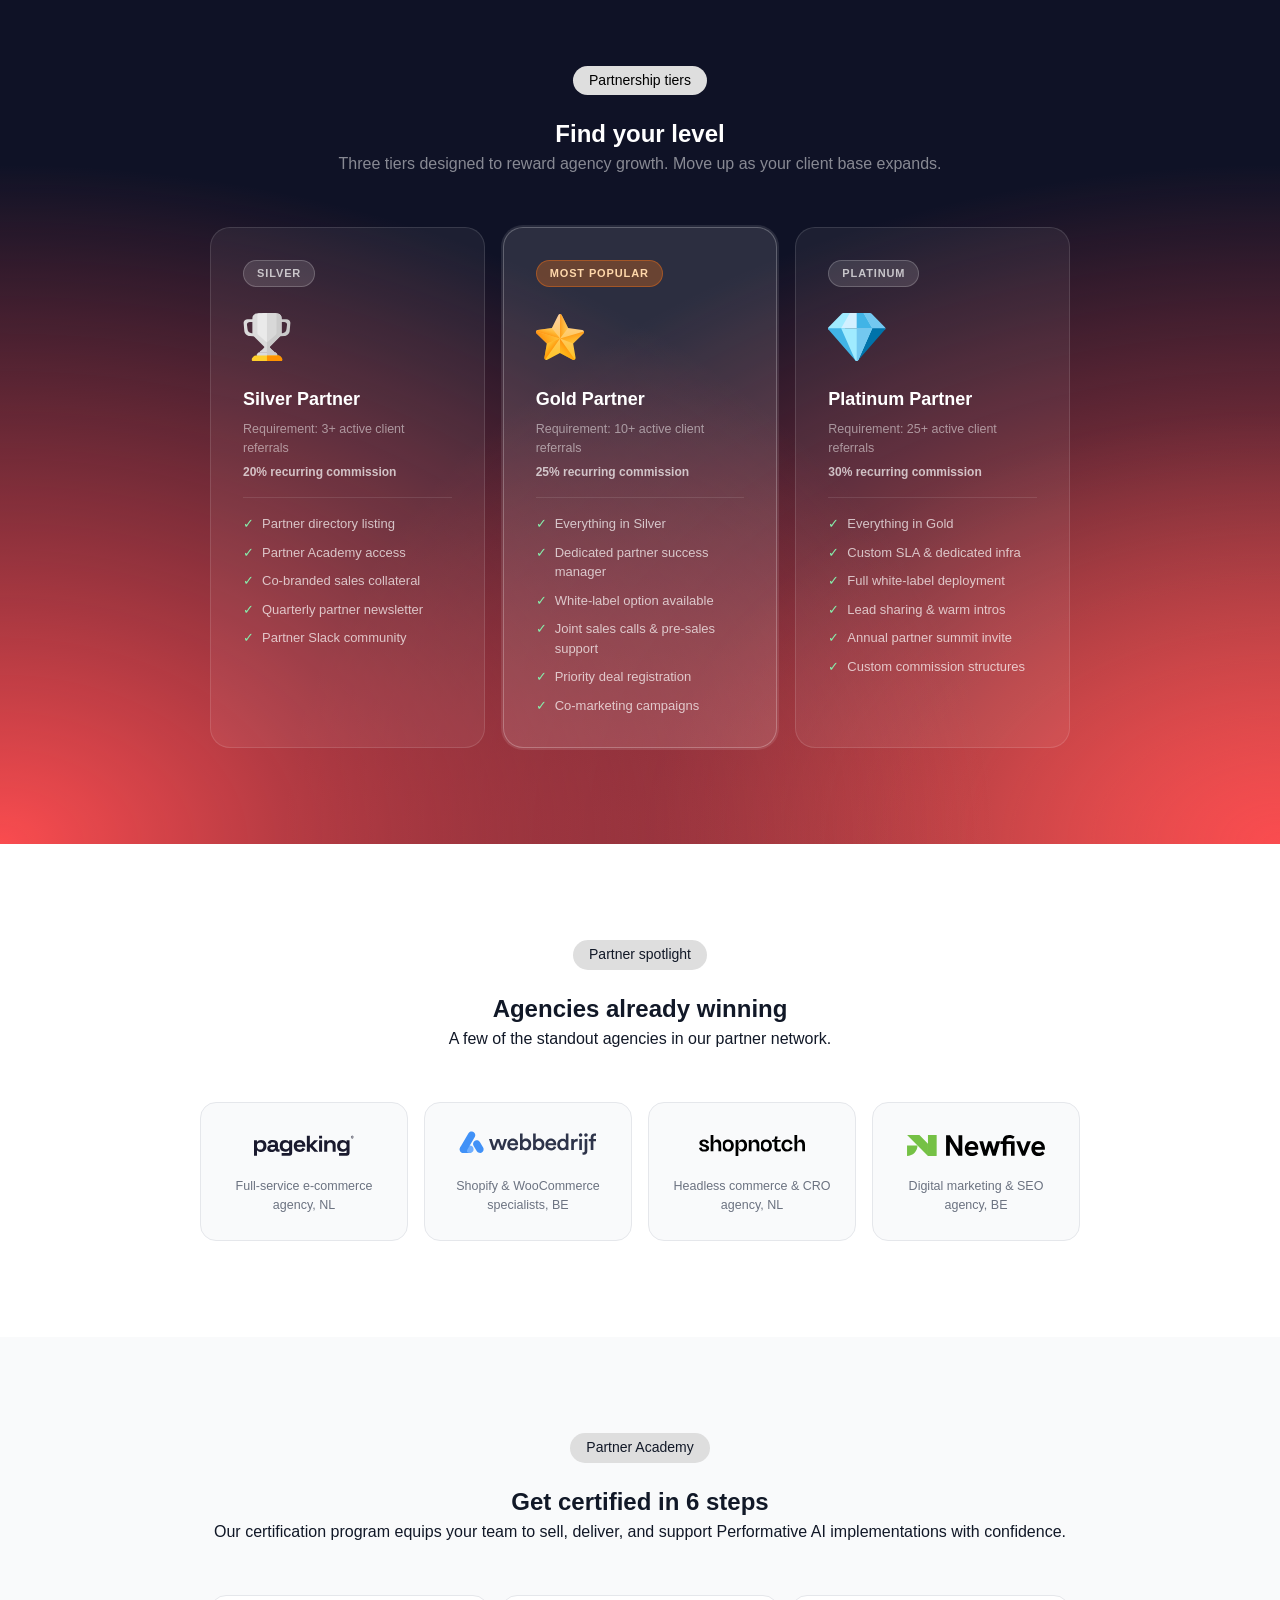
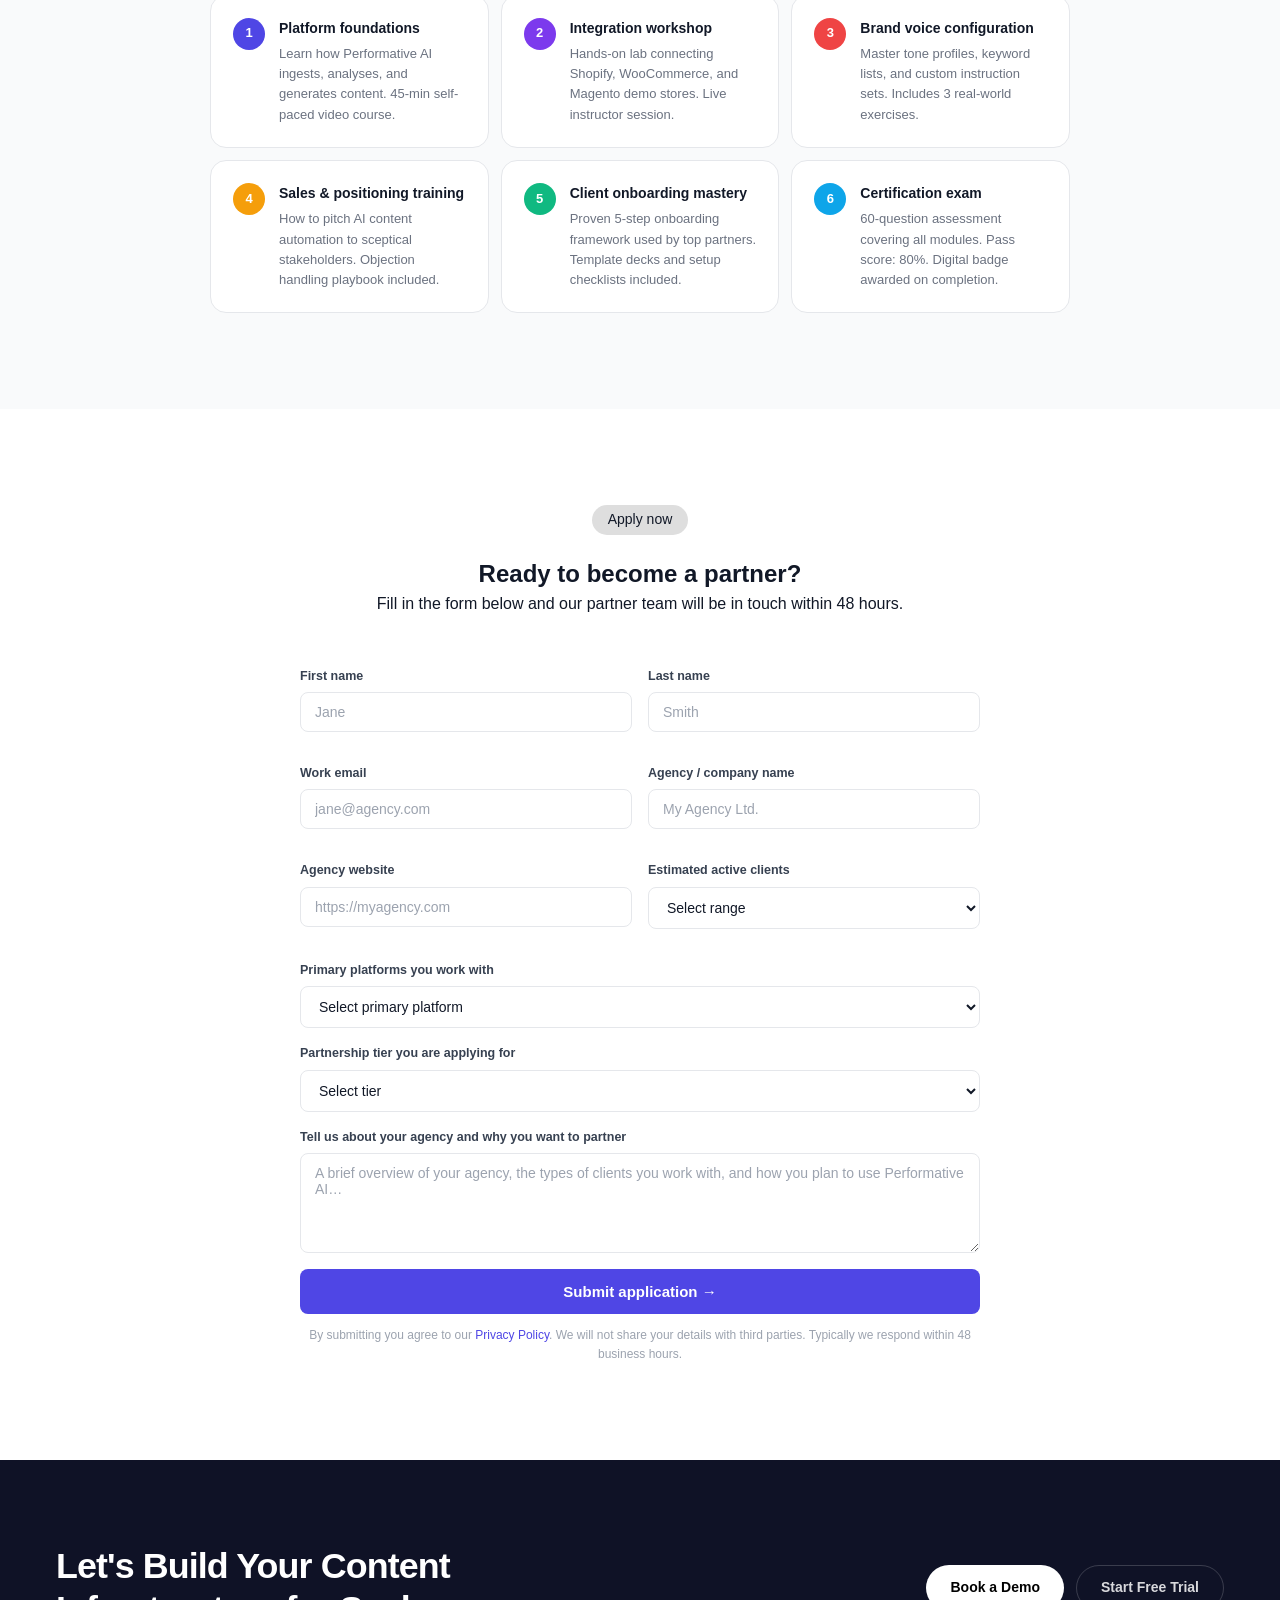
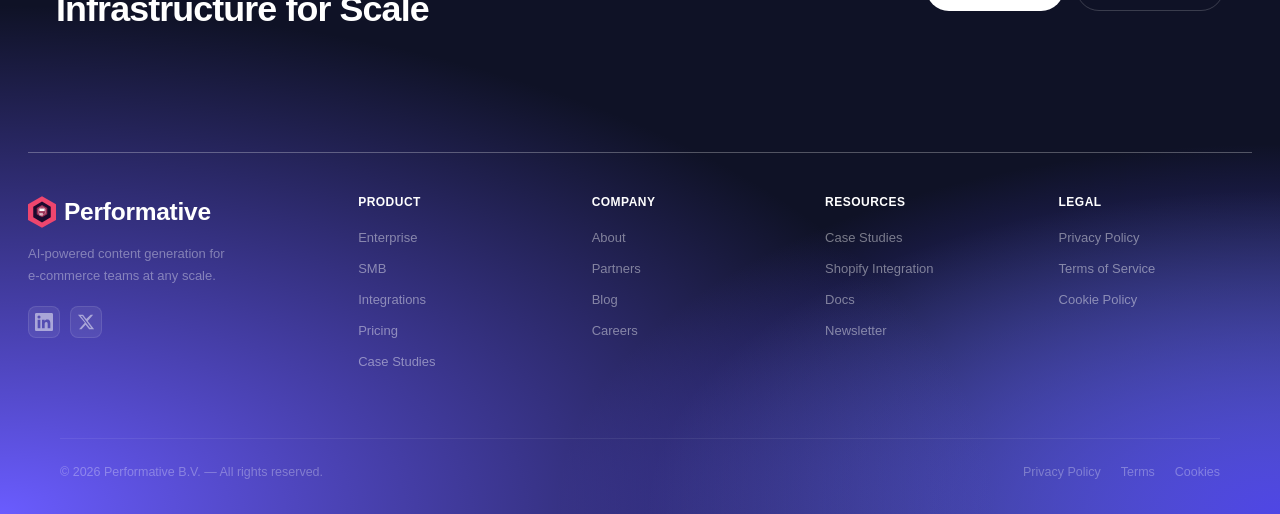
<file: partner.html>
<!doctype html>
<html lang="en">
  <head>
    <meta charset="UTF-8" />
    <meta name="viewport" content="width=device-width,initial-scale=1" />
    <title>Partner Program — Performative AI</title>
    <link rel="stylesheet" href="css/global.css" />
    <link rel="stylesheet" href="css/partner.css" />
  </head>
  <body>
    <!-- NAVBAR -->
    <nav class="navbar" id="navbar">
      <div class="container">
        <a href="index.html" class="nav-logo"
          ><svg
            xmlns="http://www.w3.org/2000/svg"
            width="32"
            height="36"
            viewBox="0 0 32 36"
            fill="none"
          >
            <path
              d="M8.92127 21.1957L24.057 12.389C24.2413 12.2817 24.4497 12.225 24.662 12.2243C24.8743 12.2235 25.0831 12.2789 25.2681 12.3849L29.984 15.0866C30.8086 15.559 30.8116 16.7668 29.9895 17.2435L16.6298 24.9902C16.447 25.0962 16.2402 25.1518 16.0299 25.1515C15.8196 25.1513 15.613 25.0953 15.4304 24.9889L8.92127 21.1957Z"
              fill="#EE466E"
            />
            <path
              d="M8.92127 21.1957L24.057 12.389C24.2413 12.2817 24.4497 12.225 24.662 12.2243C24.8743 12.2235 25.0831 12.2789 25.2681 12.3849L29.984 15.0866C30.8086 15.559 30.8116 16.7668 29.9895 17.2435L16.6298 24.9902C16.447 25.0962 16.2402 25.1518 16.0299 25.1515C15.8196 25.1513 15.613 25.0953 15.4304 24.9889L8.92127 21.1957Z"
              stroke="#EE466E"
              stroke-width="0.9"
              stroke-miterlimit="10"
            />
            <path
              d="M16.0907 17.1008L0.958829 8.28756C0.774553 8.18025 0.620749 8.02611 0.512435 7.84019C0.404122 7.65427 0.344999 7.44292 0.340839 7.22679L0.233904 1.71756C0.215184 0.754313 1.23569 0.138713 2.05622 0.618249L15.3901 8.41102C15.5725 8.51765 15.7244 8.67085 15.8309 8.85552C15.9375 9.04019 15.9949 9.24995 15.9975 9.4641L16.0907 17.1008Z"
              fill="#EE466E"
            />
            <path
              d="M16.0907 17.1008L0.958829 8.28756C0.774553 8.18025 0.620749 8.02611 0.512435 7.84019C0.404122 7.65427 0.344999 7.44292 0.340839 7.22679L0.233904 1.71756C0.215184 0.754313 1.23569 0.138713 2.05622 0.618249L15.3901 8.41102C15.5725 8.51765 15.7244 8.67085 15.8309 8.85552C15.9375 9.04019 15.9949 9.24995 15.9975 9.4641L16.0907 17.1008Z"
              stroke="#EE466E"
              stroke-width="0.9"
              stroke-miterlimit="10"
            />
            <path
              d="M8.94154 12.9266L8.86289 30.6786C8.86196 30.8948 8.80601 31.1071 8.70048 31.2946C8.59496 31.4822 8.44347 31.6387 8.26081 31.7489L3.60532 34.5572C2.79137 35.0482 1.76268 34.447 1.76838 33.4836L1.86045 17.8278C1.86174 17.6136 1.91783 17.4035 2.02319 17.2181C2.12854 17.0327 2.27953 16.8785 2.46125 16.7707L8.94154 12.9266Z"
              fill="#EE466E"
            />
            <path
              d="M8.94154 12.9266L8.86289 30.6786C8.86196 30.8948 8.80601 31.1071 8.70048 31.2946C8.59496 31.4822 8.44347 31.6387 8.26081 31.7489L3.60532 34.5572C2.79137 35.0482 1.76268 34.447 1.76838 33.4836L1.86045 17.8278C1.86174 17.6136 1.91783 17.4035 2.02319 17.2181C2.12854 17.0327 2.27953 16.8785 2.46125 16.7707L8.94154 12.9266Z"
              stroke="#EE466E"
              stroke-width="0.9"
            /></svg
          >Performative</a
        >
        <div class="nav-links">
          <a href="index.html">Home</a><a href="enterprise.html">Enterprise</a
          ><a href="smb.html">SMB</a><a href="integrations.html">Integrations</a
          ><a href="pricing.html">Pricing</a
          ><a href="case-studies.html">Case Studies</a
          ><a href="partner.html">Partners</a>
        </div>
        <a href="pricing.html" class="nav-cta">Book a Demo</a>
        <div class="nav-burger" id="nav-burger">
          <span></span><span></span><span></span>
        </div>
      </div>
    </nav>
    <div class="nav-mobile" id="nav-mobile">
      <a href="index.html">Home</a><a href="enterprise.html">Enterprise</a
      ><a href="smb.html">SMB</a><a href="integrations.html">Integrations</a
      ><a href="pricing.html">Pricing</a
      ><a href="case-studies.html">Case Studies</a
      ><a href="partner.html">Partners</a>
      <a href="pricing.html" class="nav-cta">Book a Demo</a>
    </div>

    <!-- ══ HERO ══ -->
    <section class="partner-hero">
      <div class="partner-hero-inner">
        <span
          class="badge badge-orange"
          style="margin-bottom: 18px; display: inline-block"
          >Agency &amp; Partner Program</span
        >
        <h1 class="partner-hero-title">
          Grow your agency.<br />We'll fuel the content.
        </h1>
        <p class="partner-hero-sub">
          Join 280+ agencies and system integrators already earning recurring
          revenue by delivering AI content automation to their clients through
          Performative AI.
        </p>
        <div class="partner-hero-btns">
          <a href="#apply" class="btn btn-primary">Apply to become a partner</a>
          <a href="#benefits" class="btn btn-ghost">Explore the program</a>
        </div>

        <!-- Stats bar -->
        <div class="partner-stats">
          <div class="pstat-item">
            <p class="pstat-num">280+</p>
            <p class="pstat-label">Active agency partners worldwide</p>
          </div>
          <div class="pstat-item">
            <p class="pstat-num">€2.4M</p>
            <p class="pstat-label">Partner revenue paid out last year</p>
          </div>
          <div class="pstat-item">
            <p class="pstat-num">30%</p>
            <p class="pstat-label">Recurring commission on all referrals</p>
          </div>
          <div class="pstat-item">
            <p class="pstat-num">48 hrs</p>
            <p class="pstat-label">Average time to partner approval</p>
          </div>
        </div>
      </div>
    </section>

    <!-- ══ BENEFITS ══ -->
    <section class="sec-benefits" id="benefits">
      <div class="section-head">
        <p class="section-eyebrow">Why partner with us</p>
        <h2 class="section-title">Built for agencies that want to scale</h2>
        <p class="section-sub">
          We designed every part of the partner program to help you win more
          clients, deliver more value, and earn more revenue.
        </p>
      </div>

      <div class="benefits-grid">
        <div class="benefit-card">
          <span class="bc-icon-wrap"
            ><svg
              xmlns="http://www.w3.org/2000/svg"
              width="52"
              height="52"
              viewBox="0 0 52 52"
              fill="none"
            >
              <g clip-path="url(#clip0_164_59)">
                <path
                  d="M31.8712 9.6398C31.8712 9.6398 36.8539 3.1729 35.4211 1.31766C34.9328 0.685435 34.5164 1.54404 33.5066 1.54404C32.32 1.54404 32.32 0.7677 31.1334 0.7677C29.9469 0.7677 29.9469 1.54404 28.7604 1.54404C27.5741 1.54404 27.5741 0.7677 26.3877 0.7677C25.2014 0.7677 25.2014 1.54404 24.0149 1.54404C23.0039 1.54404 22.5892 0.674263 22.0976 1.30679C20.6642 3.15178 25.574 9.63969 25.574 9.63969C3.88992 23.8948 10.8816 43.2812 23.6842 43.2812H33.8378C46.679 43.2812 53.6274 23.9421 31.8712 9.6398Z"
                  fill="#EABC6B"
                />
                <path
                  d="M31.8712 9.63979C31.8712 9.63979 36.8539 3.1729 35.4211 1.31766C34.9328 0.685435 34.5164 1.54404 33.5066 1.54404C32.32 1.54404 32.32 0.7677 31.1334 0.7677C29.9469 0.7677 29.9469 1.54404 28.7605 1.54404C28.7021 1.54404 28.6487 1.54079 28.5957 1.53714C28.119 3.58057 25.9708 6.76415 24.7414 8.46868C25.2256 9.17911 25.5741 9.63969 25.5741 9.63969C25.2848 9.82982 25.0017 10.0211 24.7227 10.213C45.4404 24.4532 38.5081 43.2811 25.8376 43.2811H33.8378C46.679 43.2812 53.6274 23.9421 31.8712 9.63979Z"
                  fill="#E8AE4D"
                />
                <path
                  d="M32.7978 11.9399C29.9026 12.671 27.0422 12.6711 24.1464 11.9399C23.1385 11.6854 22.5672 10.552 22.9299 9.52189C22.934 9.51042 22.938 9.49884 22.9421 9.48736C23.2462 8.62367 24.1086 8.13902 24.9539 8.35118C27.3247 8.94644 29.6189 8.94654 31.9904 8.35118C32.8357 8.13892 33.6981 8.62367 34.0022 9.48736C34.0063 9.49884 34.0104 9.51042 34.0144 9.52189C34.377 10.5521 33.8057 11.6854 32.7978 11.9399Z"
                  fill="#FFE07D"
                />
                <path
                  d="M5.57422 46.6073L16.6005 50.7114C17.537 51.06 18.5281 51.2384 19.5273 51.2384H30.8907C32.481 51.2384 34.0384 50.7865 35.3817 49.9354L49.6098 40.9196C50.5485 40.0861 50.7225 38.6852 50.0162 37.6474C49.2436 36.5118 47.9653 36.3143 46.5587 36.9795L32.7063 43.0788L32.7227 40.8313C32.5393 38.9867 31.1189 37.5062 29.2834 37.2464L20.8477 36.2751C18.9018 35.9998 17.9293 35.3477 16.2329 34.3553C13.9169 33.0005 11.2819 32.2864 8.59875 32.2864H5.57422V46.6073Z"
                  fill="#FFDDCE"
                />
                <path
                  d="M5.57422 46.6073L16.6005 50.7114C17.537 51.06 18.5281 51.2384 19.5273 51.2384H30.8907C32.481 51.2384 34.0384 50.7865 35.3817 49.9354L49.6098 40.9196C50.5485 40.0861 50.7225 38.6852 50.0162 37.6474C49.2436 36.5118 47.9653 36.3143 46.5587 36.9795L32.7063 43.0788L32.7227 40.8313C32.5393 38.9867 31.1189 37.5062 29.2834 37.2464L20.8477 36.2751C18.9018 35.9998 17.9293 35.3477 16.2329 34.3553C13.9169 33.0005 11.2819 32.2864 8.59875 32.2864H5.57422V46.6073Z"
                  fill="#FFDDCE"
                />
                <path
                  d="M50.0162 37.6474C49.2436 36.5119 47.9653 36.3144 46.5588 36.9796L42.7485 38.6573C42.9331 38.9494 43.0798 39.1825 43.0798 39.1825C43.786 40.2203 43.612 41.6211 42.6734 42.4547L34.3829 47.708C33.291 48.2079 32.1005 48.4701 30.8907 48.4701H19.5273C18.5281 48.4701 17.5369 48.2917 16.6005 47.9431L5.57422 43.839V46.6074L16.6005 50.7115C17.537 51.0601 18.5281 51.2385 19.5273 51.2385H28.8113H30.8907C32.481 51.2385 34.0384 50.7866 35.3817 49.9355L49.6098 40.9198C50.5484 40.0862 50.7225 38.6853 50.0162 37.6474Z"
                  fill="#FFCBBE"
                />
                <path
                  d="M31.6889 38.5162L31.6885 38.5705L31.7242 38.5547C31.7127 38.5416 31.7007 38.529 31.6889 38.5162Z"
                  fill="#F5DBCC"
                />
                <path
                  d="M7.94697 48.8035C7.94697 49.6036 7.29839 50.2521 6.49838 50.2521H3.0023C2.20229 50.2521 1.55371 49.6036 1.55371 48.8035V31.0663C1.55371 30.2663 2.20229 29.6177 3.0023 29.6177H6.49838C7.29839 29.6177 7.94697 30.2663 7.94697 31.0663V48.8035Z"
                  fill="#407093"
                />
                <path
                  d="M50.646 37.219C49.676 35.7935 48.0305 35.4454 46.243 36.2865L45.2957 36.7037C46.7894 33.5197 46.9748 29.9704 46.2312 26.6178C45.3771 22.7673 43.3143 19.0371 40.1 15.5308C39.8159 15.2208 39.3341 15.1998 39.024 15.4841C38.7139 15.7683 38.693 16.25 38.9773 16.5602C42.0085 19.8666 43.9487 23.3615 44.7442 26.9476C45.582 30.725 45.0946 34.6205 42.9566 37.7335L33.4765 41.9076L33.4844 40.8369C33.4846 40.8099 33.4833 40.7829 33.4806 40.756C33.2617 38.5554 31.5796 36.8022 29.3901 36.4924C29.3836 36.4914 29.3771 36.4906 29.3705 36.4899L20.9447 35.5197C17.7048 35.0585 16.8704 33.117 12.4824 32.0098C12.1793 29.4373 12.5834 26.6982 13.691 23.9523C15.3592 19.8169 18.6227 15.799 23.1469 12.3019C24.8332 13.4975 32.3562 13.6463 34.0397 12.104C34.9022 12.759 35.7253 13.434 36.4921 14.1172C36.6373 14.2466 36.8182 14.3101 36.9985 14.3101C37.2081 14.3101 37.417 14.2241 37.5674 14.0552C37.8472 13.7412 37.8193 13.2598 37.5053 12.98C36.6648 12.2312 35.7607 11.4923 34.8124 10.7782C35.0346 9.83591 34.7236 8.73304 33.903 8.07654C36.2876 4.4597 36.9811 2.09238 36.0231 0.852096C35.3651 8.83043e-05 34.5465 0.39994 34.1969 0.570768C33.6044 0.860018 33.2813 0.875252 32.7361 0.518565C31.696 -0.162005 30.6028 -0.183943 29.5292 0.518565C28.9771 0.879823 28.5423 0.879823 27.9904 0.518565C26.9502 -0.162005 25.8574 -0.183943 24.7836 0.518565C24.2321 0.879518 23.9078 0.857174 23.3246 0.567315C22.9755 0.393745 22.1578 -0.0127086 21.4956 0.839401C20.5591 2.04474 21.1856 4.33742 23.4094 7.83127C23.2732 7.9049 23.1434 7.99133 23.0222 8.09005C22.1378 7.15608 20.6888 6.18199 18.5934 6.41599C16.8553 6.61049 15.5737 6.03615 14.8045 5.52021C14.4551 5.28621 13.982 5.37945 13.7478 5.72862C13.5136 6.07799 13.6069 6.55107 13.9562 6.78528C14.9368 7.44269 16.5665 8.17455 18.7624 7.92968C20.3813 7.74809 21.4798 8.57542 22.1636 9.41737C22.1542 9.44987 22.1456 9.48257 22.1376 9.51528C21.5543 9.52442 20.6826 9.57885 19.7226 9.77853C17.4139 10.2588 15.7001 11.356 14.7665 12.9517C14.5541 13.3147 14.6762 13.7813 15.0392 13.9938C15.4023 14.2061 15.8687 14.084 16.0811 13.721C17.4699 11.3476 20.8597 11.0573 22.2061 11.0391C22.2119 11.0559 22.2187 11.0724 22.2248 11.0891C17.4201 14.7954 14.075 18.9287 12.2786 23.3822C11.1431 26.1972 10.6896 29.0174 10.9198 31.6975C10.1895 31.5895 9.4507 31.5315 8.70838 31.5264V31.0658C8.70838 29.8472 7.71693 28.8558 6.49828 28.8558H3.00209C1.78345 28.8558 0.791992 29.8473 0.791992 31.0658V48.8031C0.791992 50.0219 1.78345 51.0132 3.00209 51.0132H6.49818C7.71683 51.0132 8.70828 50.0218 8.70828 48.8031V48.5862L16.3347 51.4247C17.3596 51.8061 18.4337 51.9996 19.5272 51.9996H30.8906C32.628 51.9996 34.3219 51.508 35.7893 50.5782C50.9484 40.9684 50.0279 41.5663 50.1154 41.4887C51.3365 40.4048 51.5646 38.5692 50.646 37.219ZM32.6105 11.2015C29.8255 11.9047 27.1176 11.9047 24.3319 11.2015C23.1367 10.8994 23.483 8.76757 24.7675 9.08973C27.2597 9.71535 29.6826 9.71535 32.1749 9.08973C33.4371 8.77285 33.825 10.8946 32.6105 11.2015ZM22.629 1.92267C22.635 1.92561 22.641 1.92866 22.6467 1.9315C23.6775 2.44378 24.5807 2.47161 25.6175 1.79328C26.9151 0.943909 27.056 2.30576 28.7597 2.30576C29.5799 2.30576 30.0325 2.0096 30.363 1.79328C30.9152 1.43192 31.3501 1.43212 31.9022 1.79328C32.9436 2.47476 33.825 2.44114 34.8857 1.92957C35.0424 2.49446 34.6878 4.17847 32.4294 7.5408C31.308 7.52171 29.6805 8.62315 25.0735 7.59788C22.82 4.19208 22.4715 2.49172 22.629 1.92267ZM49.1455 40.3123L34.9741 49.2921C33.751 50.0672 32.3389 50.477 30.8907 50.477H19.5273C18.6158 50.477 17.7204 50.3157 16.8661 49.9977L8.70828 46.9613V38.7596C8.70828 38.3389 8.36734 37.998 7.94677 37.998C7.5262 37.998 7.18525 38.3389 7.18525 38.7596V48.8035C7.18525 49.1823 6.87701 49.4905 6.49828 49.4905H3.00209C2.62327 49.4905 2.31513 49.1822 2.31513 48.8035V31.0662C2.31513 30.6874 2.62327 30.3794 3.00209 30.3794H6.49818C6.87701 30.3794 7.18515 30.6875 7.18515 31.0662V35.1992C7.18515 35.6199 7.52609 35.9608 7.94666 35.9608C8.36723 35.9608 8.70818 35.6199 8.70818 35.1992V33.0499C15.0082 33.0982 16.4247 36.4188 20.7409 37.0293C20.7474 37.0303 20.7539 37.0311 20.7604 37.0318L29.1857 38.0018C30.661 38.2148 31.7964 39.3896 31.9607 40.8686L31.9501 42.3173H24.0928C23.6722 42.3173 23.3311 42.6583 23.3311 43.0789C23.3311 43.4996 23.6721 43.8406 24.0928 43.8406H32.7062C32.8024 43.8406 32.9135 43.8192 33.0102 43.7771C33.0257 43.7702 46.8494 37.6838 46.8655 37.6767C47.8619 37.2339 48.7704 37.1706 49.3865 38.076C49.8655 38.7795 49.7594 39.7306 49.1455 40.3123Z"
                  fill="black"
                />
                <path
                  d="M28.6721 34.5536C29.0927 34.5536 29.4337 34.2126 29.4337 33.792V32.5295C31.5717 32.1826 32.8192 30.4521 33.0906 28.8376C33.4296 26.8209 32.3732 25.067 30.3995 24.3694C30.0507 24.2461 29.7298 24.1282 29.4336 24.0143V19.1584C30.3346 19.3078 30.8755 19.7741 30.9149 19.8089C31.2243 20.0903 31.703 20.0694 31.9869 19.7617C32.2721 19.4525 32.2526 18.9707 31.9434 18.6855C31.8897 18.636 30.957 17.7962 29.4336 17.6206V16.5375C29.4336 16.1168 29.0927 15.7759 28.672 15.7759C28.2514 15.7759 27.9105 16.1168 27.9105 16.5375V17.6821C27.7269 17.7172 27.5388 17.7619 27.3455 17.8201C26.0536 18.2092 25.088 19.317 24.8252 20.7109C24.5869 21.9759 24.9879 23.1924 25.8718 23.8856C26.3793 24.2837 27.0182 24.6481 27.9105 25.0377V31.0604C27.0297 31.0232 26.4876 30.8578 25.5418 30.2391C25.1899 30.009 24.7179 30.1074 24.4876 30.4595C24.2574 30.8114 24.356 31.2835 24.708 31.5137C25.9512 32.327 26.7823 32.5392 27.9105 32.583V33.792C27.9105 34.2126 28.2514 34.5536 28.6721 34.5536ZM26.8119 22.6872C26.3771 22.3462 26.1893 21.697 26.3221 20.993C26.4451 20.3402 26.894 19.547 27.7849 19.2787C27.8272 19.2659 27.8688 19.2549 27.9105 19.2437V23.3575C27.4545 23.1298 27.0969 22.9107 26.8119 22.6872ZM29.8919 25.8055C31.787 26.4753 31.6696 28.1025 31.5885 28.5852C31.4205 29.5847 30.6868 30.6517 29.4336 30.9729V25.6404C29.5819 25.6947 29.7333 25.7494 29.8919 25.8055Z"
                  fill="black"
                />
              </g>
              <defs>
                <clipPath id="clip0_164_59">
                  <rect width="52" height="52" fill="white" />
                </clipPath>
              </defs></svg
          ></span>
          <p class="bc-title">Recurring 30% commission</p>
          <p class="bc-body">
            Earn 30% of every subscription payment your referred clients make —
            for as long as they remain customers. No time caps, no cliffs.
          </p>
        </div>
        <div class="benefit-card">
          <span class="bc-icon-wrap"
            ><svg
              xmlns="http://www.w3.org/2000/svg"
              width="43"
              height="52"
              viewBox="0 0 43 52"
              fill="none"
            >
              <path
                d="M30.7593 34.6445V50.3479C30.7593 51.643 29.3023 52.2906 28.331 51.4811L22.8267 46.9482C22.8267 46.9482 22.6648 46.9482 22.6648 46.7863C22.1791 46.4625 21.6935 46.3006 21.2078 46.3006C20.5602 46.3006 20.0746 46.4625 19.5889 46.9482L14.0846 51.643C13.1133 52.4525 11.6562 51.8049 11.6562 50.5098V34.8064H30.7593V34.6445Z"
                fill="#F45170"
              />
              <path
                d="M30.7586 34.6445V50.3479C30.7586 51.643 29.3016 52.2906 28.3302 51.4811L22.8259 46.9482C22.8259 46.9482 22.664 46.9482 22.664 46.7863C22.1784 46.4625 21.6927 46.3006 21.207 46.3006V34.6445H30.7586Z"
                fill="#E93565"
              />
              <path
                d="M30.7593 38.368V40.7964C29.3023 41.1202 27.5215 40.6345 26.2264 40.9583C24.6075 41.444 22.9886 43.2248 21.2078 43.2248C19.427 43.2248 17.8081 41.444 16.1892 40.9583C14.7322 40.6345 12.9514 41.1202 11.6562 40.7964V38.368H30.7593Z"
                fill="#CC104A"
              />
              <path
                d="M39.825 26.0644C39.3394 27.8452 40.1488 29.9497 39.3394 31.5686C38.368 33.1875 36.1016 33.5113 34.8064 34.8064C33.5113 36.1016 33.1875 38.368 31.5686 39.3394C30.1116 40.1488 27.8452 39.3394 26.0644 39.825C24.4455 40.3107 22.8266 42.0915 21.0458 42.0915C19.265 42.0915 17.6461 40.3107 16.0272 39.825C14.2464 39.3394 12.1418 40.1488 10.5229 39.3394C9.06586 38.5299 8.58019 36.1016 7.28507 34.8064C5.98995 33.5113 3.72348 33.1875 2.75214 31.5686C1.94268 30.1116 2.75214 27.8452 2.26647 26.0644C1.78079 24.4455 0 22.8266 0 21.0458C0 19.265 1.78079 17.6461 2.26647 16.0272C2.75214 14.2464 1.94268 12.1418 2.75214 10.5229C3.56159 9.06586 5.98995 8.58019 7.28507 7.28507C8.58019 5.98995 8.90397 3.72348 10.5229 2.75214C11.9799 1.94269 14.2464 2.75214 16.0272 2.26647C17.6461 1.78079 19.265 0 21.0458 0C22.8266 0 24.4455 1.78079 26.0644 2.26647C27.8452 2.75214 29.9497 1.94269 31.5686 2.75214C33.0257 3.56159 33.5113 5.98995 34.8064 7.28507C36.1016 8.58019 38.368 8.90397 39.3394 10.5229C40.1488 11.9799 39.3394 14.2464 39.825 16.0272C40.3107 17.6461 42.0915 19.265 42.0915 21.0458C42.0915 22.8266 40.3107 24.4455 39.825 26.0644Z"
                fill="#F9BE48"
              />
              <g opacity="0.4">
                <path
                  d="M36.9107 21.0458C36.9107 29.626 29.9494 36.7492 21.2073 36.7492C12.6271 36.7492 5.50391 29.7879 5.50391 21.0458C5.50391 12.4656 12.4652 5.34241 21.2073 5.34241C29.7875 5.34241 36.9107 12.4656 36.9107 21.0458Z"
                  fill="white"
                />
              </g>
              <path
                d="M35.292 21.0458C35.292 28.8165 28.9783 35.1302 21.2075 35.1302C13.4368 35.1302 7.12305 28.8165 7.12305 21.0458C7.12305 13.275 13.4368 6.9613 21.2075 6.9613C28.9783 6.9613 35.292 13.275 35.292 21.0458Z"
                fill="#F3A250"
              />
              <path
                d="M35.2921 22.017C34.8064 14.5701 28.6546 8.742 21.2076 8.742C13.7607 8.742 7.60883 14.5701 7.12316 22.017C6.63748 13.5987 13.4369 6.79932 21.2076 6.96121C29.1403 7.1231 35.7778 13.4368 35.2921 22.017Z"
                fill="#EF7B56"
              />
              <path
                d="M25.741 23.1503L26.5505 28.1689C26.7124 28.9784 25.9029 29.464 25.2553 29.1403L20.8843 26.8738C20.5605 26.7119 20.2367 26.7119 20.0748 26.8738L15.7038 29.1403C15.0562 29.464 14.2468 28.9784 14.4087 28.1689L15.2181 23.1503C15.2181 22.8265 15.2181 22.5027 14.8944 22.3409L11.3328 18.7793C10.8471 18.2936 11.009 17.3222 11.8184 17.1604L16.837 16.3509C17.1608 16.3509 17.3227 16.189 17.4846 15.8652L19.5892 11.6561C19.913 11.0085 20.8843 11.0085 21.2081 11.6561L23.4745 16.189C23.6364 16.5128 23.7983 16.6747 24.1221 16.6747L29.1407 17.4841C29.9502 17.646 30.2739 18.4555 29.6264 19.103L26.0648 22.3409C25.9029 22.6646 25.741 22.8265 25.741 23.1503Z"
                fill="#EF7B56"
              />
              <path
                d="M26.5494 23.9598L27.3588 28.9784C27.5207 29.7879 26.7113 30.2735 26.0637 29.9498L21.6927 27.6833C21.3689 27.5214 21.0451 27.5214 20.8832 27.6833L16.3503 29.9498C15.7027 30.2735 14.8933 29.7879 15.0552 28.9784L15.8646 23.9598C15.8646 23.636 15.8646 23.3122 15.5408 23.1504L11.9792 19.5888C11.4936 19.1031 11.6555 18.1317 12.4649 17.9699L17.4835 17.1604C17.8073 17.1604 17.9692 16.9985 18.1311 16.6747L20.3975 12.1418C20.7213 11.4942 21.6927 11.4942 22.0165 12.1418L24.2829 16.6747C24.4448 16.9985 24.6067 17.1604 24.9305 17.1604L29.9491 17.9699C30.7585 18.1317 31.0823 18.9412 30.4348 19.5888L26.8732 23.1504C26.5494 23.3122 26.5494 23.636 26.5494 23.9598Z"
                fill="#F9CF6B"
              />
              <g opacity="0.5">
                <path
                  d="M12.9506 19.7506C12.465 19.265 12.7887 18.4555 13.4363 18.2936L17.8074 17.646C18.1311 17.646 18.293 17.4842 18.4549 17.1604L20.3976 13.1131C20.7214 12.4656 21.5308 12.4656 21.8546 13.1131L23.7973 17.1604C23.9592 17.4842 24.1211 17.646 24.4449 17.646L28.8159 18.2936C29.4635 18.4555 29.7872 19.265 29.3016 19.7506C29.3016 19.7506 26.5494 22.8265 20.8833 22.8265C16.6741 22.8265 12.9506 19.7506 12.9506 19.7506Z"
                  fill="white"
                />
              </g>
              <g opacity="0.7">
                <path
                  d="M19.9125 17.4843C19.1031 17.1605 20.3982 13.7608 21.2076 14.0846C21.6933 14.2465 20.8839 17.8081 19.9125 17.4843Z"
                  fill="white"
                />
              </g>
              <path
                d="M14.084 10.6849C13.5983 10.6849 13.2745 11.0087 12.9507 11.3324C13.1126 11.4943 14.7315 12.7895 14.5696 12.9513C14.4078 13.1132 12.7888 11.98 12.627 11.8181C12.4651 12.1419 12.3032 12.6276 12.4651 12.9513C12.9507 16.9986 12.3032 17.1605 11.4937 13.1132C11.3318 12.6276 11.1699 12.3038 10.8462 11.98C10.6843 12.1419 9.38915 13.7608 9.22726 13.5989C9.06537 13.437 10.1986 11.8181 10.3605 11.6562C10.0367 11.4943 9.55104 11.4943 9.22726 11.4943C5.01811 11.8181 4.85622 11.3324 9.06537 10.523C9.55104 10.3611 9.87482 10.1992 10.1986 9.87543C10.1986 9.87543 10.1986 9.87543 10.0367 9.71354C7.77024 7.93274 8.09402 7.77085 10.3605 9.22787H10.5224C10.6843 8.90409 10.8462 8.41842 10.6843 8.09463C10.1986 3.88548 10.8462 3.88548 11.6556 7.93274C11.6556 8.41842 11.9794 8.7422 12.3032 9.06598C12.3032 9.06598 12.3032 9.06598 12.4651 8.90409C14.2459 6.63762 14.4078 6.9614 12.9507 9.22787V9.38976C13.1126 9.71354 13.5983 9.87543 13.9221 9.87543C18.1312 9.38976 18.1312 9.87543 14.084 10.6849Z"
                fill="white"
              />
              <g opacity="0.5">
                <path
                  d="M14.0836 45.653C14.0836 47.9195 13.9218 48.0814 13.598 48.0814C13.4361 48.0814 13.1123 47.9195 13.1123 45.653C13.1123 43.3866 13.2742 42.739 13.598 42.739C13.9218 42.739 14.0836 43.3866 14.0836 45.653Z"
                  fill="white"
                />
              </g></svg
          ></span>
          <p class="bc-title">White-label option</p>
          <p class="bc-body">
            Gold and Platinum partners can offer Performative AI under their own
            brand — logo, domain, and colour scheme. Your clients see your
            agency, not ours.
          </p>
        </div>
        <div class="benefit-card">
          <span class="bc-icon-wrap"
            ><svg
              xmlns="http://www.w3.org/2000/svg"
              width="52"
              height="52"
              viewBox="0 0 52 52"
              fill="none"
            >
              <path
                d="M40.7333 26C40.7333 29.9075 39.181 33.655 36.418 36.418C33.6549 39.181 29.9075 40.7333 25.9999 40.7333C23.5337 40.7396 21.1062 40.1193 18.9453 38.9306L12.8439 40.6813C12.6322 40.7431 12.4078 40.7469 12.1941 40.6922C11.9804 40.6375 11.7854 40.5264 11.6295 40.3704C11.4735 40.2145 11.3623 40.0195 11.3077 39.8058C11.253 39.5921 11.2568 39.3677 11.3186 39.156L13.0606 33.046C11.9873 31.0749 11.3785 28.8846 11.2806 26.6424C11.1828 24.4001 11.5985 22.1651 12.496 20.108C13.3936 18.0509 14.7492 16.2261 16.4595 14.7728C18.1698 13.3194 20.1896 12.2761 22.3645 11.7223C24.5395 11.1685 26.8123 11.1189 29.0093 11.5773C31.2064 12.0358 33.2697 12.9901 35.0417 14.3675C36.8138 15.7448 38.2477 17.5089 39.2341 19.5249C40.2205 21.5409 40.7333 23.7556 40.7333 26Z"
                fill="#F2BA1D"
              />
              <path
                d="M33.7997 26.8666H18.1997C17.9698 26.8666 17.7494 26.7753 17.5868 26.6128C17.4243 26.4503 17.333 26.2298 17.333 26C17.333 25.7701 17.4243 25.5497 17.5868 25.3871C17.7494 25.2246 17.9698 25.1333 18.1997 25.1333H33.7997C34.0295 25.1333 34.25 25.2246 34.4125 25.3871C34.575 25.5497 34.6663 25.7701 34.6663 26C34.6663 26.2298 34.575 26.4503 34.4125 26.6128C34.25 26.7753 34.0295 26.8666 33.7997 26.8666Z"
                fill="#CE8D25"
              />
              <path
                d="M33.7997 21.6667H18.1997C17.9698 21.6667 17.7494 21.5754 17.5868 21.4128C17.4243 21.2503 17.333 21.0299 17.333 20.8C17.333 20.5702 17.4243 20.3497 17.5868 20.1872C17.7494 20.0247 17.9698 19.9333 18.1997 19.9333H33.7997C34.0295 19.9333 34.25 20.0247 34.4125 20.1872C34.575 20.3497 34.6663 20.5702 34.6663 20.8C34.6663 21.0299 34.575 21.2503 34.4125 21.4128C34.25 21.5754 34.0295 21.6667 33.7997 21.6667Z"
                fill="#CE8D25"
              />
              <path
                d="M29.4663 32.0667H18.1997C17.9698 32.0667 17.7494 31.9754 17.5868 31.8129C17.4243 31.6503 17.333 31.4299 17.333 31.2C17.333 30.9702 17.4243 30.7497 17.5868 30.5872C17.7494 30.4247 17.9698 30.3334 18.1997 30.3334H29.4663C29.6962 30.3334 29.9166 30.4247 30.0792 30.5872C30.2417 30.7497 30.333 30.9702 30.333 31.2C30.333 31.4299 30.2417 31.6503 30.0792 31.8129C29.9166 31.9754 29.6962 32.0667 29.4663 32.0667Z"
                fill="#CE8D25"
              />
              <path
                d="M33.7997 47.6667H30.333V45.9333H33.7997C37.2463 45.9294 40.5506 44.5585 42.9878 42.1214C45.4249 39.6843 46.7958 36.3799 46.7997 32.9333V32.0667H48.533V32.9333C48.5287 36.8395 46.975 40.5845 44.2129 43.3465C41.4508 46.1086 37.7059 47.6623 33.7997 47.6667Z"
                fill="#1D3A6D"
              />
              <path
                d="M49.3996 24.2666H45.9329L45.6296 22.5333C44.8153 17.9187 42.4012 13.7386 38.8114 10.7268C35.2216 7.71502 30.6855 6.0642 25.9996 6.0642C21.3137 6.0642 16.7776 7.71502 13.1878 10.7268C9.598 13.7386 7.18397 17.9187 6.36961 22.5333L6.06628 24.2666H2.59961L2.85094 22.5333C3.68283 16.9891 6.47693 11.9276 10.7251 8.2693C14.9733 4.61099 20.3933 2.59888 25.9996 2.59888C31.6059 2.59888 37.0259 4.61099 41.2741 8.2693C45.5223 11.9276 48.3164 16.9891 49.1483 22.5333L49.3996 24.2666Z"
                fill="#1D3A6D"
              />
              <path
                d="M2.59954 22.5333H6.93288C7.16273 22.5333 7.38317 22.6246 7.5457 22.7872C7.70824 22.9497 7.79954 23.1701 7.79954 23.4V32.0667C7.79954 32.2965 7.70824 32.517 7.5457 32.6795C7.38317 32.842 7.16273 32.9333 6.93288 32.9333H2.59954C2.13984 32.9333 1.69896 32.7507 1.37389 32.4256C1.04883 32.1006 0.866211 31.6597 0.866211 31.2V24.2667C0.866211 23.8069 1.04883 23.3661 1.37389 23.041C1.69896 22.7159 2.13984 22.5333 2.59954 22.5333Z"
                fill="#274589"
              />
              <path
                d="M49.4005 32.9333H45.0671C44.8373 32.9333 44.6168 32.842 44.4543 32.6795C44.2918 32.517 44.2005 32.2965 44.2005 32.0667V23.4C44.2005 23.1702 44.2918 22.9497 44.4543 22.7872C44.6168 22.6247 44.8373 22.5333 45.0671 22.5333H49.4005C49.8602 22.5333 50.301 22.716 50.6261 23.041C50.9512 23.3661 51.1338 23.807 51.1338 24.2667V31.2C51.1338 31.6597 50.9512 32.1006 50.6261 32.4257C50.301 32.7507 49.8602 32.9333 49.4005 32.9333Z"
                fill="#274589"
              />
              <path
                d="M28.5998 44.2H23.3998C21.9639 44.2 20.7998 45.364 20.7998 46.8C20.7998 48.2359 21.9639 49.4 23.3998 49.4H28.5998C30.0357 49.4 31.1998 48.2359 31.1998 46.8C31.1998 45.364 30.0357 44.2 28.5998 44.2Z"
                fill="#101A2D"
              /></svg
          ></span>
          <p class="bc-title">Partner dashboard</p>
          <p class="bc-body">
            Manage all your client accounts from one unified dashboard. Monitor
            usage, content quality scores, and billing — all in real time.
          </p>
        </div>
        <div class="benefit-card">
          <span class="bc-icon-wrap"
            ><svg
              xmlns="http://www.w3.org/2000/svg"
              width="52"
              height="52"
              viewBox="0 0 52 52"
              fill="none"
            >
              <path
                d="M52 18.7417V22.1867L28.015 34.71C26.7583 35.36 25.2417 35.36 23.985 34.71L0 22.1867V18.7417C0 16.9434 0.996667 15.2967 2.57833 14.4517L23.7033 3.16335C25.1333 2.40502 26.8667 2.40502 28.2967 3.16335L49.4217 14.4517C51.0033 15.2967 52 16.9434 52 18.7417Z"
                fill="#2196F3"
              />
              <path
                d="M45.5 5.95833C45.5 2.66717 42.8328 0 39.5417 0H12.4583C9.16717 0 6.5 2.66717 6.5 5.95833V43.485C6.5 44.382 7.228 45.11 8.125 45.11H43.875C44.772 45.11 45.5 44.382 45.5 43.485V5.95833Z"
                fill="#ECEFF1"
              />
              <path
                d="M52 22.1866V44.9583C52 47.645 49.8117 49.8333 47.125 49.8333H4.875C2.18833 49.8333 0 47.645 0 44.9583V22.1866L23.985 34.71C25.2417 35.36 26.7583 35.36 28.015 34.71L52 22.1866Z"
                fill="#64B5F6"
              />
              <path
                d="M22.208 26.5958C19.5213 26.5958 17.333 24.4096 17.333 21.7208C17.333 20.0135 18.2322 18.4275 19.6795 17.5868C20.4552 17.1361 21.4497 17.4005 21.9003 18.174C22.351 18.9496 22.0888 19.9441 21.3132 20.3948C20.856 20.6613 20.583 21.1575 20.583 21.7208C20.583 22.6178 21.3132 23.3458 22.208 23.3458C23.1028 23.3458 23.833 22.6156 23.833 21.7208C23.833 21.489 23.7875 21.2896 23.6965 21.1163C23.2783 20.3233 23.5795 19.3396 24.3725 18.9193C25.1633 18.4968 26.147 18.8023 26.5695 19.5953C26.9097 20.241 27.083 20.956 27.083 21.7208C27.083 24.4096 24.8947 26.5958 22.208 26.5958Z"
                fill="#FF9800"
              />
              <path
                d="M37.375 25.5645C37.2233 25.5645 37.0673 25.5428 36.9178 25.4995L14.1678 18.8391C13.4767 18.6355 13 18.0006 13 17.2791V14.0291C13 13.3033 13.481 12.6663 14.1787 12.467L36.9287 5.96695C37.4162 5.83045 37.9492 5.92362 38.3522 6.23345C38.7617 6.53895 39 7.01995 39 7.52912V23.9395C39 24.4508 38.7595 24.9318 38.3478 25.2395C38.064 25.454 37.7217 25.5645 37.375 25.5645Z"
                fill="#FFC107"
              />
              <path
                d="M37.375 26.4875C36.478 26.4875 35.75 25.7595 35.75 24.8625V6.4458C35.75 5.5488 36.478 4.8208 37.375 4.8208C38.272 4.8208 39 5.5488 39 6.4458V24.8625C39 25.7595 38.272 26.4875 37.375 26.4875Z"
                fill="#FFB300"
              />
              <path
                d="M14.625 19.9875C13.728 19.9875 13 19.2595 13 18.3625V12.9458C13 12.0488 13.728 11.3208 14.625 11.3208C15.522 11.3208 16.25 12.0488 16.25 12.9458V18.3625C16.25 19.2595 15.522 19.9875 14.625 19.9875Z"
                fill="#FFB300"
              /></svg
          ></span>
          <p class="bc-title">Certified training</p>
          <p class="bc-body">
            Get your team certified through our Partner Academy. Certification
            unlocks higher commission tiers and priority deal registration.
          </p>
        </div>
        <div class="benefit-card">
          <span class="bc-icon-wrap"
            ><svg
              xmlns="http://www.w3.org/2000/svg"
              width="44"
              height="52"
              viewBox="0 0 44 52"
              fill="none"
            >
              <path
                d="M0 2.6C0 1.16407 1.16407 0 2.6 0H33.28C34.7159 0 35.88 1.16407 35.88 2.6V49.4C35.88 50.8357 34.7159 52 33.28 52H2.6C1.16407 52 0 50.8357 0 49.4V2.6Z"
                fill="#FFBA33"
              />
              <path
                d="M26 29.12C26 28.5456 26.4656 28.08 27.04 28.08H40.04C40.6146 28.08 41.08 28.5456 41.08 29.12V41.473C41.08 43.2925 39.2591 44.5493 37.5579 43.904L34.4621 42.7297C33.868 42.5044 33.212 42.5044 32.6179 42.7297L29.5221 43.904C27.8209 44.5493 26 43.2925 26 41.473V29.12Z"
                fill="#005513"
              />
              <path
                d="M23.4004 25.22C23.4004 19.6198 27.9402 15.08 33.5404 15.08C39.1406 15.08 43.6804 19.6198 43.6804 25.22C43.6804 30.8201 39.1406 35.36 33.5404 35.36C27.9402 35.36 23.4004 30.8201 23.4004 25.22Z"
                fill="#099718"
              />
              <path
                fill-rule="evenodd"
                clip-rule="evenodd"
                d="M7.01977 10.92C7.01977 9.77123 7.95103 8.83997 9.09977 8.83997H26.2598C27.4085 8.83997 28.3398 9.77123 28.3398 10.92C28.3398 12.0687 27.4085 13 26.2598 13H9.09977C7.95103 13 7.01977 12.0687 7.01977 10.92ZM6.75977 18.72C6.75977 17.5712 7.69103 16.64 8.83977 16.64H18.7198C19.8685 16.64 20.7998 17.5712 20.7998 18.72C20.7998 19.8687 19.8685 20.8 18.7198 20.8H8.83977C7.69103 20.8 6.75977 19.8687 6.75977 18.72ZM8.83977 40.04C7.69103 40.04 6.75977 40.9712 6.75977 42.12C6.75977 43.2687 7.69103 44.2 8.83977 44.2H19.7598C20.9085 44.2 21.8398 43.2687 21.8398 42.12C21.8398 40.9712 20.9085 40.04 19.7598 40.04H8.83977ZM6.75977 26.52C6.75977 25.3712 7.69103 24.44 8.83977 24.44H17.6798C18.8285 24.44 19.7598 25.3712 19.7598 26.52C19.7598 27.6687 18.8285 28.6 17.6798 28.6H8.83977C7.69103 28.6 6.75977 27.6687 6.75977 26.52ZM8.83977 32.24C7.69103 32.24 6.75977 33.1712 6.75977 34.32C6.75977 35.4687 7.69103 36.4 8.83977 36.4H19.7598C20.9085 36.4 21.8398 35.4687 21.8398 34.32C21.8398 33.1712 20.9085 32.24 19.7598 32.24H8.83977Z"
                fill="#FFD482"
              /></svg
          ></span>
          <p class="bc-title">Dedicated partner success manager</p>
          <p class="bc-body">
            Gold and Platinum partners get a named partner success manager —
            available for joint sales calls, technical pre-sales, and quarterly
            business reviews.
          </p>
        </div>
        <div class="benefit-card">
          <span class="bc-icon-wrap"
            ><svg
              xmlns="http://www.w3.org/2000/svg"
              width="52"
              height="52"
              viewBox="0 0 52 52"
              fill="none"
            >
              <g clip-path="url(#clip0_164_448)">
                <path
                  d="M1.74117 25.2756L0.0522884 18.9705C-0.165462 18.1579 0.316757 17.3226 1.12936 17.1047L9.2964 14.9157C10.1091 14.6978 10.945 15.181 11.1624 15.993L12.8512 22.2982C13.0688 23.1109 12.5866 23.9461 11.7741 24.164L3.60718 26.353C3.20885 26.4597 2.05043 26.4303 1.74117 25.2756Z"
                  fill="#0098DB"
                />
                <path
                  d="M3.60715 26.353L11.7741 24.1639C12.5866 23.946 13.0688 23.1109 12.8512 22.2982L12.0067 19.1453L0.897461 22.126L1.74104 25.2756C2.0504 26.4303 3.20882 26.4597 3.60715 26.353Z"
                  fill="#006AAF"
                />
                <path
                  d="M10.3319 24.6634L7.79455 15.2065C7.5765 14.3937 8.05943 13.5578 8.87152 13.3402L24.6344 9.11642C25.4474 8.89857 26.2823 9.38079 26.5001 10.1932L29.0376 19.6501C29.2556 20.4629 28.7727 21.2987 27.9606 21.5164L12.1976 25.7402C11.3413 25.9697 10.5379 25.4313 10.3319 24.6634Z"
                  fill="#47C0E8"
                />
                <path
                  d="M12.1979 25.7402L27.9609 21.5164C28.773 21.2988 29.256 20.4629 29.0379 19.6501L27.7677 14.9165L9.06348 19.935L10.3322 24.6635C10.5381 25.4314 11.3415 25.9698 12.1979 25.7402Z"
                  fill="#0098DB"
                />
                <path
                  d="M26.5188 22.0154L23.1412 9.40579C22.9234 8.59319 23.4056 7.75794 24.2182 7.54008L39.9729 3.31712C40.7852 3.09906 41.6214 3.5823 41.8389 4.39439L45.2167 17.0039C45.4344 17.8165 44.9522 18.6517 44.1396 18.8696L28.3848 23.0927C27.9533 23.2084 26.8219 23.1468 26.5188 22.0154Z"
                  fill="#B4E6FF"
                />
                <path
                  d="M28.3845 23.0927L44.1393 18.8697C44.9519 18.6518 45.4341 17.8167 45.2164 17.004L43.5247 10.6886L24.8281 15.7051L26.5184 22.0154C26.8216 23.1469 27.953 23.2085 28.3845 23.0927Z"
                  fill="#47C0E8"
                />
                <path
                  d="M42.6981 19.3685L38.4799 3.60645C38.2625 2.79395 38.7446 1.959 39.557 1.74115L45.8556 0.0522676C46.6679 -0.165381 47.5037 0.316533 47.7216 1.12924L51.9479 16.8905C52.1659 17.7034 51.6828 18.5391 50.8707 18.7566L44.5639 20.4463C44.1667 20.5528 43.0071 20.5236 42.6981 19.3685Z"
                  fill="#0098DB"
                />
                <path
                  d="M44.5636 20.4463L50.8705 18.7566C51.6826 18.539 52.1656 17.7034 51.9476 16.8904L49.831 8.9967L40.5859 11.4773L42.6977 19.3686C43.0067 20.5236 44.1663 20.5528 44.5636 20.4463Z"
                  fill="#006AAF"
                />
                <path
                  d="M40.6879 49.8318L30.2118 27.3925C29.9614 26.8562 29.423 26.5134 28.8312 26.5135C28.2394 26.5134 27.701 26.8562 27.4505 27.3925L16.9745 49.8318C16.6185 50.5942 16.9481 51.5008 17.7104 51.8567C18.4728 52.2125 19.3793 51.8832 19.7353 51.1208L28.8313 31.6378L37.9272 51.1208C38.2833 51.8832 39.1897 52.2125 39.9522 51.8567C40.7143 51.5008 41.0439 50.5942 40.6879 49.8318Z"
                  fill="#2A6081"
                />
                <path
                  d="M40.6878 49.8318L30.2117 27.3925C29.9612 26.8562 29.4229 26.5134 28.8311 26.5135V31.6377L37.927 51.1207C38.2831 51.8832 39.1895 52.2124 39.9519 51.8566C40.7142 51.5008 41.0437 50.5942 40.6878 49.8318Z"
                  fill="#193659"
                />
                <path
                  d="M28.8309 29.5607C26.1914 29.5607 24.0439 27.4133 24.0439 24.7738C24.0439 22.1343 26.1914 19.9868 28.8309 19.9868C31.4704 19.9868 33.6179 22.1343 33.6179 24.7738C33.6179 27.4133 31.4704 29.5607 28.8309 29.5607Z"
                  fill="#193659"
                />
                <path
                  d="M28.8311 29.5607V19.9867C31.4706 19.9867 33.6181 22.1341 33.6181 24.7736C33.6181 27.4131 31.4706 29.5607 28.8311 29.5607Z"
                  fill="#180626"
                />
              </g>
              <defs>
                <clipPath id="clip0_164_448">
                  <rect width="52" height="52" fill="white" />
                </clipPath>
              </defs></svg
          ></span>
          <p class="bc-title">Co-marketing &amp; lead sharing</p>
          <p class="bc-body">
            Feature your agency in our partner directory, co-create case
            studies, and receive warm introductions to enterprise leads in your
            vertical or region.
          </p>
        </div>
      </div>
    </section>

    <!-- ══ TIERS (warm orange gradient) ══ -->
    <section class="sec-tiers">
      <div
        style="
          position: relative;
          z-index: 2;
          max-width: var(--cmax);
          margin: 0 auto;
          width: 100%;
        "
      >
        <div class="section-head">
          <p class="section-eyebrow" style="color: #000">
            Partnership tiers
          </p>
          <h2 class="section-title" style="color: #fff">Find your level</h2>
          <p class="section-sub" style="color: rgba(255, 255, 255, 0.5)">
            Three tiers designed to reward agency growth. Move up as your client
            base expands.
          </p>
        </div>

        <div class="tiers-grid">
          <!-- Silver -->
          <div class="tier-card">
            <div class="tier-badge-wrap">
              <span
                class="badge"
                style="
                  background: rgba(255, 255, 255, 0.12);
                  color: rgba(255, 255, 255, 0.7);
                  border-color: rgba(255, 255, 255, 0.2);
                "
                >Silver</span
              >
            </div>
            <span class="tier-icon"
              ><svg
                xmlns="http://www.w3.org/2000/svg"
                width="48"
                height="48"
                viewBox="0 0 48 48"
                fill="none"
              >
                <g clip-path="url(#clip0_164_478)">
                  <path
                    d="M23.9992 28.875V39.375H17.2117C16.7617 39.375 16.5742 38.6625 16.9867 38.4L17.0242 38.3625C18.8242 37.1625 21.2992 34.8375 21.9367 33.3C22.5367 31.7625 22.4992 28.875 22.4992 28.875H23.9992Z"
                    fill="#DBDBDB"
                  />
                  <path
                    d="M30.7865 39.4125H23.999V28.875H25.499C25.499 28.875 25.424 31.7625 26.0615 33.3375C26.6615 34.875 29.174 37.2 30.974 38.4L31.0115 38.4375C31.3865 38.7 31.2365 39.4125 30.7865 39.4125Z"
                    fill="#DBDBDB"
                  />
                  <path
                    d="M34.3125 41.85V42.2625C34.3125 42.675 34.0125 43.0125 33.675 43.0125H24V39.2625H31.9125C32.325 39.2625 32.7 39.45 32.9625 39.7875L34.0125 41.025C34.2 41.25 34.3125 41.55 34.3125 41.85Z"
                    fill="#DBDBDB"
                  />
                  <path
                    d="M24 39.3V43.05H14.325C13.95 43.05 13.6875 42.7125 13.6875 42.3V41.8875C13.6875 41.5875 13.8 41.2875 13.9875 41.0625L15.075 39.825C15.375 39.4875 15.75 39.3 16.125 39.3H24Z"
                    fill="#DBDBDB"
                  />
                  <path
                    d="M17.7371 22.7249C17.6621 23.4374 17.0246 23.9249 16.3496 23.8499L6.89961 22.9874C3.71211 22.6874 1.27461 20.2874 1.27461 17.3999L0.599609 9.7499C0.599609 7.7624 2.43711 6.1499 4.72461 6.1499H11.4371C12.0371 6.1499 12.4871 6.6374 12.4871 7.1999V7.9499C12.4871 8.5499 11.9996 8.9999 11.4371 8.9999H6.93711C5.28711 8.9999 3.93711 10.1624 3.93711 11.6249L4.49961 15.9749C4.49961 18.1874 6.37461 20.0249 8.81211 20.2499L16.6121 20.9624C17.3246 21.0374 17.8496 21.6749 17.7746 22.3874L17.7371 22.7249Z"
                    fill="#DBDBDB"
                  />
                  <path
                    d="M30.2624 22.7249C30.3374 23.4374 30.9749 23.9249 31.6499 23.8499L41.0999 22.9874C44.2874 22.6874 46.7249 20.2874 46.7249 17.3999L47.3999 9.7499C47.3999 7.7624 45.5624 6.1499 43.2749 6.1499H36.5624C35.9624 6.1499 35.5124 6.6374 35.5124 7.1999V7.9499C35.5124 8.5499 35.9999 8.9999 36.5624 8.9999H41.0624C42.7124 8.9999 44.0624 10.1624 44.0624 11.6249L43.4999 15.9749C43.4999 18.1874 41.6249 20.0249 39.1874 20.2499L31.3874 20.9624C30.6749 21.0374 30.1499 21.6749 30.2249 22.3874L30.2624 22.7249Z"
                    fill="#CACACA"
                  />
                  <path
                    d="M38.5875 4.9125V20.475C38.5875 21.3375 38.25 22.1625 37.65 22.7625L30 30.45L26.25 34.2375C25.6125 34.875 24.7875 35.175 24 35.175C23.175 35.175 22.35 34.875 21.75 34.2375L18 30.45L10.3125 22.7625C9.7125 22.1625 9.375 21.3375 9.375 20.475V4.9125C9.375 2.7 11.025 0.825 13.2375 0.6C13.6125 0.5625 13.9875 0.525 14.4 0.4875C16.7625 0.225 19.9875 0 23.9625 0C27.9375 0 31.1625 0.225 33.5625 0.45C33.975 0.4875 34.35 0.525 34.725 0.5625C36.9 0.825 38.5875 2.6625 38.5875 4.9125Z"
                    fill="#DBDBDB"
                  />
                  <path
                    d="M33.5619 0.45V19.9875C33.5619 20.5125 33.3369 21 32.9619 21.375L27.9369 26.0625L25.4619 28.35C25.0494 28.725 24.5244 28.9125 23.9619 28.9125C23.4369 28.9125 22.8744 28.725 22.4619 28.35L19.9869 26.0625L14.9994 21.375C14.6244 21 14.3994 20.5125 14.3994 19.9875V0.45C16.7619 0.225 19.9869 0 23.9619 0C27.9369 0 31.1619 0.225 33.5619 0.45Z"
                    fill="#EAEAEA"
                  />
                  <path
                    d="M34.3119 41.85V42.2625C34.3119 42.675 34.0119 43.0125 33.6744 43.0125H23.9619V39.2625H31.9119C32.3244 39.2625 32.6994 39.45 32.9619 39.7875L34.0119 41.025C34.1994 41.25 34.3119 41.55 34.3119 41.85Z"
                    fill="#CACACA"
                  />
                  <path
                    d="M30.7869 39.4125H23.9619V28.875H25.4994C25.4994 28.875 25.4244 31.7625 26.0619 33.3375C26.6619 34.875 29.1744 37.2 30.9744 38.4L31.0119 38.4375C31.3869 38.7 31.2369 39.4125 30.7869 39.4125Z"
                    fill="#CACACA"
                  />
                  <path
                    d="M38.5865 4.9125V20.475C38.5865 21.3375 38.249 22.1625 37.649 22.7625L29.999 30.45L26.249 34.2375C25.6115 34.875 24.7865 35.175 23.999 35.175V0C27.974 0 31.199 0.225 33.599 0.45C34.0115 0.4875 34.3865 0.525 34.7615 0.5625C36.899 0.825 38.5865 2.6625 38.5865 4.9125Z"
                    fill="#CACACA"
                  />
                  <path
                    d="M33.5619 0.45V19.9875C33.5619 20.5125 33.3369 21 32.9619 21.375L27.9369 26.0625L25.4619 28.35C25.0494 28.725 24.5244 28.9125 23.9619 28.9125V0C27.9369 0 31.1619 0.225 33.5619 0.45Z"
                    fill="#D8D8D8"
                  />
                  <path
                    d="M39.1875 46.275V46.875C39.1875 47.475 38.775 47.9625 38.2125 47.9625H24V42.45H35.625C36.225 42.45 36.7875 42.7125 37.2 43.2L38.775 45.0375C39.0375 45.4125 39.1875 45.825 39.1875 46.275Z"
                    fill="#FFCF2C"
                  />
                  <path
                    d="M24 42.4875V48H9.7875C9.2625 48 8.8125 47.5125 8.8125 46.9125V46.3125C8.8125 45.8625 8.9625 45.45 9.225 45.1125L10.8 43.275C11.2125 42.7875 11.775 42.525 12.375 42.525H24V42.4875Z"
                    fill="#FFCF2C"
                  />
                  <path
                    d="M39.1869 46.275V46.875C39.1869 47.475 38.7744 47.9625 38.2119 47.9625H23.9619V42.45H35.6244C36.2244 42.45 36.7869 42.7125 37.1994 43.2L38.7744 45.0375C39.0369 45.4125 39.1869 45.825 39.1869 46.275Z"
                    fill="#FF9300"
                  />
                </g>
                <defs>
                  <clipPath id="clip0_164_478">
                    <rect width="48" height="48" fill="white" />
                  </clipPath>
                </defs></svg
            ></span>
            <p class="tier-name">Silver Partner</p>
            <p class="tier-req">Requirement: 3+ active client referrals</p>
            <p class="tier-rev">20% recurring commission</p>
            <hr class="tier-divider" />
            <ul class="tier-list">
              <li>
                <span style="color: #86efac; flex-shrink: 0">✓</span> Partner
                directory listing
              </li>
              <li>
                <span style="color: #86efac; flex-shrink: 0">✓</span> Partner
                Academy access
              </li>
              <li>
                <span style="color: #86efac; flex-shrink: 0">✓</span> Co-branded
                sales collateral
              </li>
              <li>
                <span style="color: #86efac; flex-shrink: 0">✓</span> Quarterly
                partner newsletter
              </li>
              <li>
                <span style="color: #86efac; flex-shrink: 0">✓</span> Partner
                Slack community
              </li>
            </ul>
          </div>

          <!-- Gold (popular) -->
          <div class="tier-card popular">
            <div class="tier-badge-wrap">
              <span
                class="badge"
                style="
                  background: rgba(249, 115, 22, 0.3);
                  color: #fed7aa;
                  border-color: rgba(249, 115, 22, 0.4);
                "
                >Most popular</span
              >
            </div>
            <span class="tier-icon">
              <svg
                xmlns="http://www.w3.org/2000/svg"
                width="48"
                height="48"
                viewBox="0 0 48 48"
                fill="none"
              >
                <path
                  d="M25.7662 2.17605L32.1151 15.0402L46.3115 17.1031C47.927 17.3377 48.572 19.323 47.4031 20.4626L37.1303 30.4758L39.5553 44.6148C39.8313 46.2238 38.1425 47.4507 36.6977 46.6911L23.9999 40.0156L11.3023 46.6911C9.85742 47.4506 8.16861 46.2238 8.44461 44.6148L10.8696 30.4758L0.596922 20.4625C-0.572043 19.323 0.0730486 17.3378 1.68854 17.103L15.885 15.0401L22.2338 2.17605C22.9563 0.71215 25.0436 0.71215 25.7662 2.17605Z"
                  fill="url(#paint0_linear_164_656)"
                />
                <path
                  d="M32.1149 15.0402L25.7661 2.17603C25.4049 1.44412 24.7025 1.07812 24 1.07812V25.4332L32.1149 15.0402Z"
                  fill="url(#paint1_linear_164_656)"
                />
                <path
                  d="M37.1304 30.4758L47.403 20.4624C47.9797 19.9002 48.1142 19.1325 47.9092 18.4705L24 25.4332L37.1304 30.4758Z"
                  fill="url(#paint2_linear_164_656)"
                />
                <path
                  d="M38.7778 46.5368L24 25.4333V40.0157L36.6976 46.6913C37.4227 47.0725 38.209 46.9532 38.7778 46.5368Z"
                  fill="url(#paint3_linear_164_656)"
                />
                <path
                  d="M24.0002 25.4333L10.8699 30.476L8.44493 44.615C8.3074 45.4166 8.65783 46.1231 9.22249 46.5368L24.0002 25.4333Z"
                  fill="url(#paint4_linear_164_656)"
                />
                <path
                  d="M0.0908203 18.4705L24 25.4331L15.885 15.04L1.6886 17.103C0.870067 17.2219 0.301382 17.7905 0.0908203 18.4705Z"
                  fill="url(#paint5_linear_164_656)"
                />
                <path
                  d="M10.87 30.4759L0.597335 20.4626C0.0206812 19.9005 -0.113849 19.1328 0.091181 18.4707L24.0003 25.4333L10.87 30.4759Z"
                  fill="url(#paint6_linear_164_656)"
                />
                <defs>
                  <linearGradient
                    id="paint0_linear_164_656"
                    x1="24.0007"
                    y1="6.42456"
                    x2="24.0007"
                    y2="59.387"
                    gradientUnits="userSpaceOnUse"
                  >
                    <stop stop-color="#FFCF95" />
                    <stop offset="0.427" stop-color="#FFC954" />
                    <stop offset="1" stop-color="#FFC200" />
                  </linearGradient>
                  <linearGradient
                    id="paint1_linear_164_656"
                    x1="36.441"
                    y1="13.2544"
                    x2="20.4306"
                    y2="13.2544"
                    gradientUnits="userSpaceOnUse"
                  >
                    <stop stop-color="#FFC200" stop-opacity="0" />
                    <stop
                      offset="0.203"
                      stop-color="#FFBB00"
                      stop-opacity="0.203"
                    />
                    <stop
                      offset="0.499"
                      stop-color="#FFA700"
                      stop-opacity="0.499"
                    />
                    <stop
                      offset="0.852"
                      stop-color="#FF8800"
                      stop-opacity="0.852"
                    />
                    <stop offset="1" stop-color="#FF7800" />
                  </linearGradient>
                  <linearGradient
                    id="paint2_linear_164_656"
                    x1="39.1761"
                    y1="37.7844"
                    x2="34.936"
                    y2="16.9038"
                    gradientUnits="userSpaceOnUse"
                  >
                    <stop stop-color="#FFC200" stop-opacity="0" />
                    <stop
                      offset="0.203"
                      stop-color="#FFBB00"
                      stop-opacity="0.203"
                    />
                    <stop
                      offset="0.499"
                      stop-color="#FFA700"
                      stop-opacity="0.499"
                    />
                    <stop
                      offset="0.852"
                      stop-color="#FF8800"
                      stop-opacity="0.852"
                    />
                    <stop offset="1" stop-color="#FF7800" />
                  </linearGradient>
                  <linearGradient
                    id="paint3_linear_164_656"
                    x1="18.6166"
                    y1="48.7579"
                    x2="35.2231"
                    y2="32.1514"
                    gradientUnits="userSpaceOnUse"
                  >
                    <stop stop-color="#FFC200" stop-opacity="0" />
                    <stop
                      offset="0.203"
                      stop-color="#FFBB00"
                      stop-opacity="0.203"
                    />
                    <stop
                      offset="0.499"
                      stop-color="#FFA700"
                      stop-opacity="0.499"
                    />
                    <stop
                      offset="0.852"
                      stop-color="#FF8800"
                      stop-opacity="0.852"
                    />
                    <stop offset="1" stop-color="#FF7800" />
                  </linearGradient>
                  <linearGradient
                    id="paint4_linear_164_656"
                    x1="6.77452"
                    y1="27.7574"
                    x2="19.0149"
                    y2="37.9976"
                    gradientUnits="userSpaceOnUse"
                  >
                    <stop stop-color="#FFC200" stop-opacity="0" />
                    <stop
                      offset="0.203"
                      stop-color="#FFBB00"
                      stop-opacity="0.203"
                    />
                    <stop
                      offset="0.499"
                      stop-color="#FFA700"
                      stop-opacity="0.499"
                    />
                    <stop
                      offset="0.852"
                      stop-color="#FF8800"
                      stop-opacity="0.852"
                    />
                    <stop offset="1" stop-color="#FF7800" />
                  </linearGradient>
                  <linearGradient
                    id="paint5_linear_164_656"
                    x1="15.9501"
                    y1="10.8655"
                    x2="10.9899"
                    y2="24.9459"
                    gradientUnits="userSpaceOnUse"
                  >
                    <stop stop-color="#FFC200" stop-opacity="0" />
                    <stop
                      offset="0.203"
                      stop-color="#FFBB00"
                      stop-opacity="0.203"
                    />
                    <stop
                      offset="0.499"
                      stop-color="#FFA700"
                      stop-opacity="0.499"
                    />
                    <stop
                      offset="0.852"
                      stop-color="#FF8800"
                      stop-opacity="0.852"
                    />
                    <stop offset="1" stop-color="#FF7800" />
                  </linearGradient>
                  <linearGradient
                    id="paint6_linear_164_656"
                    x1="34.6216"
                    y1="12.336"
                    x2="-1.81939"
                    y2="27.8565"
                    gradientUnits="userSpaceOnUse"
                  >
                    <stop stop-color="#FFC200" stop-opacity="0" />
                    <stop
                      offset="0.203"
                      stop-color="#FFBB00"
                      stop-opacity="0.203"
                    />
                    <stop
                      offset="0.499"
                      stop-color="#FFA700"
                      stop-opacity="0.499"
                    />
                    <stop
                      offset="0.852"
                      stop-color="#FF8800"
                      stop-opacity="0.852"
                    />
                    <stop offset="1" stop-color="#FF7800" />
                  </linearGradient>
                </defs>
              </svg>
            </span>
            <p class="tier-name">Gold Partner</p>
            <p class="tier-req">Requirement: 10+ active client referrals</p>
            <p class="tier-rev">25% recurring commission</p>
            <hr class="tier-divider" />
            <ul class="tier-list">
              <li>
                <span style="color: #86efac; flex-shrink: 0">✓</span> Everything
                in Silver
              </li>
              <li>
                <span style="color: #86efac; flex-shrink: 0">✓</span> Dedicated
                partner success manager
              </li>
              <li>
                <span style="color: #86efac; flex-shrink: 0">✓</span>
                White-label option available
              </li>
              <li>
                <span style="color: #86efac; flex-shrink: 0">✓</span> Joint
                sales calls &amp; pre-sales support
              </li>
              <li>
                <span style="color: #86efac; flex-shrink: 0">✓</span> Priority
                deal registration
              </li>
              <li>
                <span style="color: #86efac; flex-shrink: 0">✓</span>
                Co-marketing campaigns
              </li>
            </ul>
          </div>

          <!-- Platinum -->
          <div class="tier-card">
            <div class="tier-badge-wrap">
              <span
                class="badge"
                style="
                  background: rgba(255, 255, 255, 0.12);
                  color: rgba(255, 255, 255, 0.7);
                  border-color: rgba(255, 255, 255, 0.2);
                "
                >Platinum</span
              >
            </div>
            <span class="tier-icon"
              ><svg
                xmlns="http://www.w3.org/2000/svg"
                width="58"
                height="48"
                viewBox="0 0 58 48"
                fill="none"
              >
                <path
                  d="M15.0374 17.0907H1.69592C1.01206 17.0907 0.395185 16.68 0.131337 16.0491C-0.132398 15.4182 0.00827575 14.6906 0.488519 14.2038L13.9995 0.505036C14.3182 0.181844 14.7531 0 15.207 0H21.8777C22.4653 0 23.0111 0.304121 23.3201 0.803996C23.6292 1.30376 23.6574 1.92782 23.3949 2.45361L16.5546 16.1524C16.2676 16.7274 15.6801 17.0907 15.0374 17.0907Z"
                  fill="#A0EBFF"
                />
                <path
                  d="M55.7401 17.0907H42.3986C41.7558 17.0907 41.1684 16.7274 40.8812 16.1524L34.0409 2.45361C33.7784 1.92782 33.8068 1.30376 34.1158 0.803996C34.4247 0.304233 34.9707 0 35.5582 0H42.2289C42.6827 0 43.1177 0.181957 43.4364 0.505036L56.9475 14.2038C57.4276 14.6907 57.5684 15.4184 57.3046 16.0491C57.0408 16.6801 56.4239 17.0907 55.7401 17.0907Z"
                  fill="#73C8F0"
                />
                <path
                  d="M13.1406 15.3506L21.8773 0H35.5581L44.2679 15.3506H13.1406Z"
                  fill="#D2F0FF"
                />
                <path
                  d="M40.5633 15.3507L27.1669 45.6176C26.8275 46.384 27.0991 47.2835 27.8061 47.734C28.0871 47.913 28.4032 48 28.7169 48C29.1924 48 29.6621 47.8004 29.9945 47.4202L57.0166 16.511C57.3022 16.1843 57.4449 15.7685 57.4341 15.3506H40.5633V15.3507Z"
                  fill="#0073AA"
                />
                <path
                  d="M16.8724 15.3506H0.00154382C-0.00922548 15.7683 0.133468 16.1843 0.419079 16.511L27.4412 47.4202C27.7736 47.8004 28.2434 48 28.7188 48C29.0324 48 29.3487 47.9131 29.6296 47.734C30.3363 47.2835 30.608 46.384 30.2688 45.6176L16.8724 15.3506Z"
                  fill="#41B4E6"
                />
                <path
                  d="M13.1406 15.3506L27.167 46.9904C27.4386 47.6041 28.0466 47.9999 28.7177 47.9999C29.3889 47.9999 29.9969 47.6041 30.2685 46.9904L44.2681 15.3506H13.1406Z"
                  fill="#A0EBFF"
                />
                <path
                  d="M28.7051 15.3506H44.2687L35.5587 0H28.7051V15.3506Z"
                  fill="#41B4E6"
                />
                <path
                  d="M28.7178 47.9999C29.3889 47.9999 29.997 47.6041 30.2686 46.9904L44.268 15.3506H28.7178V47.9999Z"
                  fill="#73C8F0"
                /></svg
            ></span>
            <p class="tier-name">Platinum Partner</p>
            <p class="tier-req">Requirement: 25+ active client referrals</p>
            <p class="tier-rev">30% recurring commission</p>
            <hr class="tier-divider" />
            <ul class="tier-list">
              <li>
                <span style="color: #86efac; flex-shrink: 0">✓</span> Everything
                in Gold
              </li>
              <li>
                <span style="color: #86efac; flex-shrink: 0">✓</span> Custom SLA
                &amp; dedicated infra
              </li>
              <li>
                <span style="color: #86efac; flex-shrink: 0">✓</span> Full
                white-label deployment
              </li>
              <li>
                <span style="color: #86efac; flex-shrink: 0">✓</span> Lead
                sharing &amp; warm intros
              </li>
              <li>
                <span style="color: #86efac; flex-shrink: 0">✓</span> Annual
                partner summit invite
              </li>
              <li>
                <span style="color: #86efac; flex-shrink: 0">✓</span> Custom
                commission structures
              </li>
            </ul>
          </div>
        </div>
      </div>
    </section>

    <!-- ══ FEATURED AGENCIES ══ -->
    <section class="sec-agencies">
      <div class="section-head">
        <p class="section-eyebrow">Partner spotlight</p>
        <h2 class="section-title">Agencies already winning</h2>
        <p class="section-sub">
          A few of the standout agencies in our partner network.
        </p>
      </div>

      <div class="agencies-grid">
        <div class="agency-card">
          <span class="agency-logo"
            ><svg
              xmlns="http://www.w3.org/2000/svg"
              width="100"
              height="21"
              viewBox="0 0 100 21"
              fill="none"
            >
              <g clip-path="url(#clip0_181_97)">
                <path
                  fill-rule="evenodd"
                  clip-rule="evenodd"
                  d="M6.18726 14.5082C7.12314 14.5082 7.89639 14.2184 8.50701 13.6389C9.11805 13.0594 9.42357 12.2138 9.42357 11.102V10.8695C9.42357 9.75769 9.11422 8.91205 8.49554 8.33254C7.87643 7.75385 7.10701 7.4643 6.18726 7.46389C5.26667 7.46389 4.49724 7.75344 3.87898 8.33254C3.25987 8.91205 2.95053 9.75769 2.95096 10.8695V11.1014C2.95096 12.214 3.2603 13.0596 3.87898 13.6383C4.49724 14.2186 5.26667 14.5086 6.18726 14.5082ZM0 20.6291V5.23973H2.95096V6.63006H3.37898C3.64862 6.18237 4.069 5.78463 4.64013 5.43684C5.21168 5.08905 6.02866 4.91516 7.09108 4.91516C8.0431 4.91516 8.92357 5.14315 9.73248 5.59913C10.5414 6.05511 11.1919 6.72313 11.6841 7.60317C12.1762 8.48322 12.4221 9.54918 12.4217 10.8011V11.1723C12.4217 12.4233 12.1758 13.4891 11.6841 14.3695C11.1924 15.2496 10.5418 15.9178 9.73248 16.3742C8.93027 16.828 8.01821 17.0637 7.09108 17.0569C6.37771 17.0569 5.77898 16.9761 5.2949 16.8144C4.81083 16.6515 4.42229 16.443 4.1293 16.1889C3.86039 15.9621 3.62407 15.7008 3.42675 15.4123H2.99809V20.6298L0 20.6291ZM18.1809 14.6935C19.0217 14.6935 19.7076 14.4655 20.2389 14.0095C20.7705 13.5544 21.0363 12.9481 21.0363 12.1908V11.9588H18.014C17.4586 11.9588 17.0223 12.0747 16.7051 12.3064C16.3879 12.5386 16.2293 12.8631 16.2293 13.2801C16.2293 13.6968 16.396 14.0367 16.7293 14.2999C17.0622 14.5623 17.5461 14.6935 18.1809 14.6935ZM17.6567 17.0563C16.8159 17.0563 16.0624 16.9133 15.3962 16.6273C14.7299 16.3425 14.2025 15.9257 13.814 15.3768C13.4255 14.8288 13.2312 14.1606 13.2312 13.3722C13.2312 12.5846 13.4255 11.9242 13.814 11.3911C14.2025 10.8581 14.7418 10.4566 15.4318 10.1867C16.1219 9.91645 16.9113 9.78131 17.8 9.78131H21.0357V9.13216C21.0357 8.59203 20.8614 8.14786 20.5127 7.79966C20.1637 7.45228 19.6085 7.27859 18.8471 7.27859C18.1011 7.27859 17.5459 7.44482 17.1815 7.77727C16.8163 8.10973 16.5781 8.53835 16.4669 9.06314L13.707 8.15968C13.8972 7.5727 14.2025 7.03589 14.6229 6.54923C15.0433 6.06257 15.6066 5.66856 16.3127 5.3672C17.0189 5.06584 17.8794 4.91516 18.8943 4.91516C20.4488 4.91516 21.6783 5.29383 22.5828 6.05117C23.4873 6.80769 23.9395 7.90433 23.9395 9.34108V13.6284C23.9395 14.0914 24.1618 14.3229 24.6064 14.3229H25.558V16.733H23.5586C22.9722 16.733 22.4881 16.5939 22.1064 16.3157C21.7263 16.038 21.5363 15.6674 21.5363 15.204V15.1804H21.0841C21.0204 15.3661 20.8775 15.6094 20.6554 15.9103C20.4329 16.2113 20.0841 16.4776 19.6089 16.7093C19.1325 16.9415 18.4817 17.0575 17.6567 17.0575M31.9822 14.2296C32.9023 14.2296 33.6718 13.9436 34.2904 13.3716C34.9095 12.8007 35.2191 11.9978 35.2191 10.9627V10.7308C35.2191 9.68038 34.9136 8.87329 34.3025 8.30953C33.6915 7.74577 32.918 7.46389 31.9822 7.46389C31.062 7.46389 30.2926 7.74577 29.6739 8.30953C29.0552 8.87329 28.7459 9.68038 28.7459 10.7308V10.9627C28.7459 11.9978 29.0552 12.801 29.6739 13.3722C30.2926 13.9442 31.062 14.2303 31.9822 14.2303M25.7478 11.0324V10.6624C25.7478 9.45653 25.9936 8.42518 26.4853 7.56835C26.9771 6.71152 27.6316 6.05511 28.449 5.59913C29.2648 5.14315 30.1571 4.91516 31.1261 4.91516C32.2042 4.91516 33.0212 5.10045 33.5771 5.47104C34.1316 5.84204 34.5361 6.22839 34.7904 6.63006H35.2185V5.23849H38.1694V18.0369C38.1694 18.8253 37.9316 19.455 37.456 19.9259C36.98 20.3972 36.3452 20.6331 35.5516 20.6335H27.6516V18.0841H34.5051C34.9493 18.0841 35.1715 17.8522 35.172 17.3883V15.1337H34.7433C34.5841 15.3808 34.362 15.6316 34.0771 15.8861C33.7913 16.1414 33.4106 16.3541 32.935 16.524C32.4594 16.694 31.8565 16.779 31.1261 16.779C30.158 16.779 29.2658 16.551 28.4497 16.095C27.6318 15.639 26.9773 14.9824 26.486 14.1252C25.9938 13.2683 25.7473 12.2374 25.7478 11.0324ZM42.8083 9.66504H48.3293C48.2656 9.00055 47.9917 8.46746 47.5076 8.06579C47.0236 7.66411 46.393 7.46347 45.6159 7.46389C44.807 7.46389 44.1645 7.66452 43.6885 8.06579C43.213 8.46746 42.9195 9.00055 42.8083 9.66504ZM45.6873 17.0563C44.5136 17.0563 43.4785 16.8132 42.5822 16.3269C41.6954 15.8504 40.9682 15.1343 40.4879 14.2644C39.9881 13.3765 39.7382 12.3298 39.7382 11.1244V10.8471C39.7382 9.64203 39.9843 8.59535 40.4764 7.70701C40.9485 6.83915 41.6673 6.12293 42.5465 5.64452C43.4344 5.15786 44.4656 4.91454 45.6401 4.91454C46.7981 4.91454 47.8053 5.16553 48.6618 5.66753C49.5191 6.16994 50.1856 6.86531 50.6611 7.75365C51.1367 8.64198 51.3745 9.67312 51.3745 10.8471V11.8432H42.7847C42.817 12.6308 43.1185 13.2719 43.6892 13.7664C44.2607 14.2605 44.9588 14.5076 45.7834 14.5076C46.6238 14.5076 47.2425 14.3299 47.6395 13.9747C48.0186 13.6434 48.3261 13.2415 48.5439 12.7927L50.9949 14.0437C50.7724 14.4458 50.4512 14.8823 50.0312 15.3532C49.6108 15.8249 49.0516 16.2266 48.3535 16.5582C47.6554 16.8903 46.7669 17.0563 45.6879 17.0563M52.8516 16.7323V0.862305H55.8497V9.47912H56.2777L60.1809 5.23849H64.0834L58.6338 10.8004L64.2739 16.7323H60.4185L56.2783 12.1671H55.8497V16.7323H52.8516ZM65.0828 16.7323H68.0809V5.23911H65.0828V16.7323ZM70.2229 16.7317V5.23849H73.1739V6.7451H73.6019C73.7921 6.34383 74.149 5.96143 74.6726 5.59789C75.1966 5.23517 75.9898 5.05382 77.0522 5.05382C77.9724 5.05382 78.7777 5.25839 79.4681 5.66753C80.1551 6.07335 80.7115 6.65936 81.0739 7.35881C81.4548 8.07719 81.6452 8.91536 81.6452 9.87334V16.7317H78.6465V10.1053C78.6465 9.24015 78.4287 8.5912 77.993 8.15843C77.5565 7.72608 76.9338 7.5099 76.1248 7.5099C75.2042 7.5099 74.4902 7.80733 73.9828 8.40218C73.4754 8.99703 73.2216 9.82733 73.2216 10.8931V16.7317H70.2229ZM89.3541 14.2296C90.2743 14.2296 91.0437 13.9436 91.6624 13.3716C92.2811 12.8007 92.5904 11.9978 92.5904 10.9627V10.7308C92.5904 9.68038 92.2851 8.87329 91.6745 8.30953C91.0639 7.74577 90.2904 7.46389 89.3541 7.46389C88.4344 7.46389 87.6652 7.74577 87.0465 8.30953C86.4278 8.87329 86.1183 9.68038 86.1178 10.7308V10.9627C86.1178 11.9978 86.4274 12.801 87.0465 13.3722C87.6652 13.9442 88.4344 14.2303 89.3541 14.2303M83.1197 11.0324V10.6624C83.1197 9.45653 83.3656 8.42518 83.8573 7.56835C84.349 6.71152 85.0034 6.05511 85.8204 5.59913C86.635 5.14398 87.5588 4.90796 88.4974 4.91516C89.5764 4.91516 90.3934 5.10045 90.9484 5.47104C91.5038 5.84204 91.9085 6.22839 92.1624 6.63006H92.5904V5.23849H95.5414V18.0369C95.5414 18.8253 95.3034 19.455 94.8274 19.9259C94.3518 20.3972 93.7172 20.6331 92.9236 20.6335H85.0236V18.0841H91.8771C92.3208 18.0841 92.5429 17.8522 92.5433 17.3883V15.1337H92.1146C91.9563 15.3808 91.7342 15.6316 91.4484 15.8861C91.1626 16.1414 90.782 16.3541 90.3064 16.524C89.8308 16.694 89.2278 16.779 88.4974 16.779C87.5293 16.779 86.6369 16.551 85.8204 16.095C85.0038 15.639 84.3495 14.9824 83.8573 14.1252C83.3656 13.2683 83.1197 12.2374 83.1197 11.0324ZM65.0828 3.41166H68.0809V0.862305H65.0828V3.41166Z"
                  fill="#1A1A2E"
                />
                <path
                  d="M98.3143 3.40963C98.0591 3.40963 97.8264 3.35118 97.6162 3.23428C97.4111 3.12189 97.2399 2.95867 97.12 2.76109C96.999 2.56212 96.9385 2.34408 96.9385 2.10697C96.9385 1.87069 96.999 1.65264 97.12 1.45284C97.2398 1.25504 97.411 1.0916 97.6162 0.979034C97.8264 0.862966 98.0591 0.804932 98.3143 0.804932C98.5678 0.804932 98.7996 0.862966 99.0098 0.979034C99.22 1.09593 99.3856 1.25387 99.5066 1.45284C99.6285 1.65181 99.6894 1.86986 99.6894 2.10697C99.6894 2.34325 99.6285 2.56129 99.5066 2.76109C99.3856 2.96007 99.22 3.1178 99.0098 3.23428C98.7996 3.35076 98.5678 3.40921 98.3143 3.40963ZM98.3143 3.17832C98.5168 3.17832 98.7022 3.13272 98.8703 3.04152C99.0357 2.95135 99.173 2.81922 99.2678 2.65912C99.3646 2.49497 99.413 2.31092 99.413 2.10697C99.413 1.90178 99.364 1.71772 99.2659 1.55481C99.1713 1.39501 99.0339 1.26344 98.8684 1.17428C98.699 1.08243 98.508 1.03529 98.3143 1.03748C98.1126 1.03748 97.9276 1.08308 97.7595 1.17428C97.5918 1.26506 97.4586 1.39191 97.3601 1.55481C97.262 1.72288 97.2119 1.91355 97.2149 2.10697C97.2149 2.31216 97.2633 2.49621 97.3601 2.65912C97.4586 2.82162 97.5918 2.94908 97.7595 3.04152C97.9276 3.13272 98.1126 3.17832 98.3143 3.17832ZM98.4219 1.30548C98.5217 1.30548 98.6132 1.32786 98.6964 1.37263C98.7597 1.40543 98.8154 1.45066 98.8599 1.50548C98.9044 1.56029 98.9368 1.62351 98.955 1.69114C98.9732 1.75878 98.977 1.82937 98.9659 1.89847C98.9548 1.96757 98.9292 2.03369 98.8907 2.09267C98.8412 2.17001 98.77 2.23193 98.6856 2.27112L99.006 2.90535H98.6888L98.4073 2.3333C98.3824 2.33442 98.3576 2.33484 98.3328 2.33454H98.0506V2.90473H97.7544V1.30548H98.4219ZM98.3977 2.10324C98.4464 2.10336 98.4942 2.09051 98.5359 2.06607C98.5777 2.04164 98.6118 2.00655 98.6347 1.96458C98.6599 1.92142 98.6728 1.87248 98.6722 1.82281C98.6729 1.77292 98.66 1.72376 98.6347 1.68042C98.6128 1.63719 98.5785 1.60112 98.5359 1.57658C98.4947 1.5506 98.4467 1.53679 98.3977 1.53678H98.0506V2.10324H98.3977Z"
                  fill="#1A1A2E"
                />
              </g>
              <defs>
                <clipPath id="clip0_181_97">
                  <rect width="100" height="21" fill="white" />
                </clipPath>
              </defs></svg
          ></span>
          <p class="agency-desc">
           Full-service e-commerce agency, NL
          </p>
        </div>
        <div class="agency-card">
          <span class="agency-logo"
            ><svg
              xmlns="http://www.w3.org/2000/svg"
              width="138"
              height="26"
              viewBox="0 0 138 26"
              fill="none"
            >
              <path
                d="M14.5904 19.2569C14.5917 19.7391 14.498 20.2169 14.3146 20.6628C14.1312 21.1088 13.8617 21.5142 13.5215 21.856C13.1813 22.1978 12.7771 22.4691 12.332 22.6546C11.8869 22.8401 11.4096 22.936 10.9274 22.9369H4.4374C3.95528 22.9359 3.47809 22.8398 3.0331 22.6543C2.58811 22.4688 2.18403 22.1974 1.84395 21.8556C1.50388 21.5139 1.23447 21.1085 1.05113 20.6626C0.867782 20.2167 0.774089 19.739 0.775404 19.2569C0.775404 17.2249 2.4144 15.5759 4.4374 15.5759H10.9274C12.9514 15.5759 14.5894 17.2249 14.5894 19.2559"
                fill="#70AFFF"
              />
              <path
                d="M22.8333 22.43C23.6711 21.9312 24.2775 21.1212 24.5199 20.1769C24.7624 19.2325 24.6212 18.2306 24.1273 17.39L20.8673 11.95C20.6247 11.534 20.3021 11.1702 19.9182 10.8794C19.5343 10.5887 19.0966 10.3768 18.6305 10.2559C18.1643 10.1351 17.6788 10.1077 17.202 10.1753C16.7252 10.243 16.2665 10.4043 15.8523 10.65C15.0145 11.1487 14.4082 11.9587 14.1657 12.9031C13.9233 13.8474 14.0644 14.8493 14.5583 15.69L17.8163 21.13C18.0594 21.5458 18.3822 21.9095 18.7663 22.2001C19.1504 22.4907 19.5882 22.7025 20.0545 22.8233C20.5207 22.9442 21.0063 22.9716 21.4832 22.9041C21.9601 22.8366 22.4189 22.6754 22.8333 22.43Z"
                fill="#4191F7"
              />
              <path
                d="M14.4744 1.91001C14.0602 1.66451 13.6015 1.50338 13.1248 1.43591C12.648 1.36845 12.1626 1.39597 11.6966 1.5169C11.2305 1.63783 10.793 1.84977 10.4092 2.14052C10.0254 2.43128 9.70295 2.79509 9.46038 3.21101L1.13938 17.391C0.64547 18.2316 0.504329 19.2336 0.746789 20.1779C0.989248 21.1223 1.5956 21.9323 2.43338 22.431C3.04532 22.7971 3.7522 22.9732 4.46438 22.937H10.7794C10.874 22.937 10.9684 22.9333 11.0624 22.926H10.8414C6.05338 22.926 8.72538 18.972 8.72538 18.972L8.71338 18.974L15.7704 6.95201C16.2638 6.11083 16.4045 5.10868 16.1619 4.16414C15.9193 3.2196 15.3131 2.40931 14.4754 1.91001"
                fill="#4191F7"
              />
              <path
                d="M37.7332 8.92201H40.4822L43.1162 16.642L45.3392 8.92201H48.0422L44.4682 20.078H41.8112L39.0392 12.06L36.3352 20.078H33.6102L29.9902 8.92201H32.8312L35.0992 16.642L37.7332 8.92201ZM50.9682 13.274H56.4432C56.4132 12.572 56.1612 11.984 55.6872 11.51C55.2292 11.0367 54.5649 10.8 53.6942 10.8C52.9002 10.8 52.2589 11.052 51.7702 11.556C51.2816 12.0453 51.0142 12.618 50.9682 13.274ZM56.7412 16.184L58.9862 16.894C58.6662 17.9167 58.0629 18.7643 57.1762 19.437C56.3062 20.093 55.2296 20.4213 53.9462 20.422C52.3582 20.422 51.0066 19.8797 49.8912 18.795C48.7912 17.711 48.2412 16.2603 48.2412 14.443C48.2412 12.7323 48.7762 11.327 49.8462 10.227C50.9302 9.12701 52.2052 8.57701 53.6712 8.57701C55.3812 8.57701 56.7179 9.10435 57.6812 10.159C58.6426 11.197 59.1232 12.602 59.1232 14.374C59.1232 14.8473 59.1006 15.13 59.0552 15.222H50.8992C50.9292 16.062 51.2349 16.7567 51.8162 17.306C52.4109 17.856 53.1209 18.131 53.9462 18.131C55.3816 18.131 56.3132 17.482 56.7412 16.184ZM63.5642 20.078H60.9762V3.49201H63.5872V10.296C63.8626 9.82268 64.3132 9.42568 64.9392 9.10501C65.5659 8.78501 66.2836 8.62468 67.0922 8.62401C68.7122 8.62401 69.9722 9.17401 70.8722 10.274C71.7882 11.3573 72.2466 12.747 72.2472 14.443C72.2472 16.1683 71.7659 17.5883 70.8032 18.703C69.8566 19.803 68.5892 20.353 67.0012 20.353C65.4132 20.353 64.2676 19.765 63.5642 18.589V20.078ZM68.7192 17.054C69.2839 16.4127 69.5662 15.55 69.5662 14.466C69.5662 13.382 69.2916 12.5343 68.7422 11.923C68.1922 11.2963 67.4666 10.983 66.5652 10.983C65.6952 10.983 64.9776 11.2963 64.4122 11.923C63.8469 12.533 63.5642 13.3807 63.5642 14.466C63.5642 15.5353 63.8469 16.3903 64.4122 17.031C64.9776 17.6723 65.6952 17.993 66.5652 17.993C67.4512 17.993 68.1692 17.68 68.7192 17.054ZM76.7032 20.078H74.1142V3.49201H76.7262V10.296C77.0009 9.82268 77.4512 9.42568 78.0772 9.10501C78.7039 8.78501 79.4219 8.62468 80.2312 8.62401C81.8499 8.62401 83.1099 9.17401 84.0112 10.274C84.9272 11.3573 85.3852 12.747 85.3852 14.443C85.3852 16.1683 84.9042 17.5883 83.9422 18.703C82.9956 19.803 81.7279 20.353 80.1392 20.353C78.5506 20.353 77.4052 19.765 76.7032 18.589V20.078ZM81.8572 17.054C82.4226 16.4127 82.7052 15.55 82.7052 14.466C82.7052 13.382 82.4302 12.5343 81.8802 11.923C81.3302 11.2963 80.6049 10.983 79.7042 10.983C78.8342 10.983 78.1162 11.2963 77.5502 11.923C76.9856 12.533 76.7032 13.3807 76.7032 14.466C76.7032 15.5353 76.9856 16.3903 77.5502 17.031C78.1156 17.6723 78.8336 17.993 79.7042 17.993C80.5896 17.993 81.3072 17.68 81.8572 17.054ZM89.1082 13.274H94.5832C94.5532 12.572 94.3012 11.984 93.8272 11.51C93.3692 11.0367 92.7049 10.8 91.8342 10.8C91.0409 10.8 90.3996 11.052 89.9102 11.556C89.4216 12.0453 89.1542 12.618 89.1082 13.274ZM94.8812 16.184L97.1262 16.894C96.8062 17.9167 96.2029 18.7643 95.3162 19.437C94.4462 20.093 93.3696 20.4213 92.0862 20.422C90.4982 20.422 89.1466 19.8797 88.0312 18.795C86.9312 17.711 86.3816 16.2603 86.3822 14.443C86.3822 12.7323 86.9169 11.327 87.9862 10.227C89.0709 9.12701 90.3459 8.57701 91.8112 8.57701C93.5212 8.57701 94.8579 9.10435 95.8212 10.159C96.7832 11.197 97.2642 12.602 97.2642 14.374C97.2642 14.8473 97.2409 15.13 97.1942 15.222H89.0402C89.0709 16.062 89.3766 16.7567 89.9572 17.306C90.5526 17.856 91.2626 18.131 92.0872 18.131C93.5232 18.131 94.4549 17.482 94.8822 16.184M100.903 14.466C100.903 15.5347 101.178 16.3973 101.727 17.054C102.277 17.6953 103.003 18.016 103.904 18.016C104.774 18.016 105.484 17.6877 106.034 17.031C106.584 16.3743 106.859 15.5117 106.859 14.443C106.859 13.389 106.592 12.549 106.057 11.923C105.523 11.297 104.813 10.9837 103.927 10.983C103.041 10.983 102.315 11.3037 101.75 11.945C101.186 12.5717 100.903 13.4127 100.903 14.466ZM109.425 3.49101V18.04C109.425 18.7887 109.463 19.4687 109.539 20.08H106.996C106.916 19.6029 106.878 19.1197 106.882 18.636C106.607 19.14 106.179 19.5523 105.599 19.873C105.019 20.193 104.355 20.3533 103.606 20.354C102.018 20.354 100.728 19.7967 99.7342 18.682C98.7409 17.5673 98.2446 16.162 98.2452 14.466C98.2452 12.832 98.7419 11.45 99.7352 10.32C100.743 9.19001 102.018 8.62501 103.56 8.62501C104.446 8.62501 105.157 8.78501 105.691 9.10501C106.241 9.42701 106.622 9.80135 106.836 10.228V3.49201L109.425 3.49101ZM118.739 8.85301V11.556C118.451 11.5119 118.16 11.4888 117.868 11.487C115.868 11.487 114.867 12.579 114.867 14.763V20.078H112.21V8.92201H114.798V10.709C115.058 10.113 115.478 9.64701 116.058 9.31101C116.639 8.95968 117.296 8.78401 118.028 8.78401C118.273 8.78401 118.51 8.80701 118.739 8.85301ZM122.904 20.078H120.27V8.92201H122.904V20.078ZM120.361 6.21801C120.199 6.06063 120.071 5.87178 119.984 5.66302C119.897 5.45427 119.854 5.23002 119.857 5.00401C119.857 4.53068 120.025 4.12601 120.361 3.79001C120.515 3.62167 120.703 3.4877 120.912 3.39689C121.121 3.30607 121.347 3.26045 121.575 3.26301C122.065 3.26301 122.477 3.43101 122.812 3.76701C123.148 4.10301 123.316 4.51535 123.316 5.00401C123.316 5.47735 123.148 5.88201 122.812 6.21801C122.651 6.38214 122.459 6.51155 122.246 6.59824C122.033 6.68492 121.805 6.72705 121.575 6.72201C121.102 6.72201 120.697 6.55401 120.361 6.21801ZM125.645 20.994V8.92201H128.303V21.2C128.303 22.2533 128.005 23.1083 127.409 23.765C126.813 24.437 126.004 24.773 124.981 24.773C124.309 24.773 123.805 24.7043 123.469 24.567V22.367C123.698 22.4137 123.965 22.437 124.271 22.437C125.187 22.437 125.645 21.9567 125.645 20.994ZM125.737 6.19401C125.575 6.03663 125.447 5.84778 125.36 5.63902C125.273 5.43027 125.23 5.20602 125.233 4.98001C125.233 4.50668 125.401 4.10201 125.737 3.76601C126.073 3.41468 126.478 3.23901 126.951 3.23901C127.44 3.23901 127.852 3.41468 128.188 3.76601C128.524 4.10201 128.692 4.50668 128.692 4.98001C128.692 5.45335 128.517 5.85801 128.165 6.19401C128.008 6.35625 127.819 6.48463 127.61 6.5713C127.401 6.65796 127.177 6.70108 126.951 6.69801C126.478 6.69801 126.073 6.53001 125.737 6.19401ZM136.036 5.76001C135.594 5.76001 135.204 5.89001 134.868 6.15001C134.548 6.39468 134.387 6.82968 134.387 7.45501V8.92201H136.975V11.235H134.387V20.078H131.706V11.235H129.759V8.92201H131.706V7.38701C131.706 6.14968 132.065 5.17201 132.783 4.45401C133.501 3.73601 134.441 3.37735 135.601 3.37801C136.228 3.37801 136.694 3.45435 136.998 3.60701V5.87501C136.684 5.79227 136.361 5.75356 136.036 5.76001Z"
                fill="#2E344A"
              /></svg
          ></span>
         
          <p class="agency-desc">
            Shopify & WooCommerce specialists, BE
          </p>
        </div>
        <div class="agency-card">
          <span class="agency-logo"
            ><svg
              xmlns="http://www.w3.org/2000/svg"
              width="106"
              height="21"
              viewBox="0 0 106 21"
              fill="none"
            >
              <path
                d="M5.20542 14.6076C5.91994 14.6076 6.46978 14.4988 6.85217 14.2812C7.23175 14.0637 7.42435 13.7512 7.42435 13.3467C7.42435 12.9897 7.21221 12.6828 6.79355 12.4262C6.3721 12.1695 5.58779 11.8683 4.43506 11.528C2.95579 11.0928 1.9147 10.5907 1.30623 10.0216C0.700564 9.45533 0.396335 8.69657 0.396335 7.74812C0.396335 6.79967 0.820579 6.03534 1.66908 5.46069C2.51758 4.88604 3.64797 4.59872 5.06586 4.59872C6.38885 4.59872 7.48853 4.88884 8.36773 5.47186C9.24972 6.05487 9.78004 6.84431 9.96704 7.84018L7.32944 8.74958C7.32944 8.06613 7.13407 7.53612 6.7461 7.16511C6.35813 6.79131 5.79712 6.60441 5.06586 6.60441C4.45739 6.60441 3.98012 6.70483 3.62844 6.90847C3.27956 7.10932 3.10371 7.38828 3.10371 7.74812C3.10371 8.10519 3.31025 8.41204 3.72334 8.66867C4.34297 9.05362 4.90956 9.21822 6.04554 9.54459C7.55552 9.99649 8.61894 10.5042 9.23299 11.0733C9.84702 11.6395 10.154 12.3983 10.154 13.3467C10.154 14.3426 9.71026 15.1376 8.82269 15.729C7.93791 16.3176 6.72937 16.6133 5.20542 16.6133C3.71217 16.6133 2.52037 16.3149 1.63279 15.7151C0.745223 15.1181 0.200965 14.2506 0 13.1152L2.65993 12.1807C2.62922 13.7987 3.47772 14.6076 5.20542 14.6076ZM22.2022 9.63787V16.3355H19.4474V10.034C19.4474 9.02418 19.2241 8.24589 18.7832 7.70194C18.3393 7.15797 17.7114 6.88459 16.9018 6.88459C16.1092 6.88459 15.4952 7.15797 15.057 7.70194C14.6215 8.24589 14.4038 9.02418 14.4038 10.034V16.3355H11.649V0H14.4038V7.84142C14.6383 6.81485 15.0849 6.01705 15.7464 5.45076C16.4079 4.88171 17.2285 4.59716 18.211 4.59716C19.4558 4.59716 20.4326 5.04907 21.1388 5.9501C21.8477 6.85391 22.2022 8.08131 22.2022 9.63787ZM45.2925 10.6172C45.2925 9.4819 45.0161 8.55577 44.4635 7.84164C43.911 7.12473 43.1992 6.76766 42.3284 6.76766C41.4407 6.76766 40.7207 7.12194 40.168 7.82769C39.6153 8.53624 39.339 9.46515 39.339 10.6172C39.339 11.7693 39.6153 12.6927 40.168 13.3928C40.7207 14.093 41.4407 14.4445 42.3284 14.4445C43.1992 14.4445 43.911 14.0874 44.4635 13.3705C45.0161 12.6564 45.2925 11.7386 45.2925 10.6172ZM47.4975 7.45668C47.8966 8.36607 48.0947 9.42052 48.0947 10.6172C48.0947 11.8 47.8966 12.8461 47.4975 13.7555C47.1011 14.6649 46.5457 15.3706 45.8284 15.8672C45.1138 16.3665 44.2961 16.6148 43.3778 16.6148C42.3339 16.6148 41.4686 16.2828 40.7737 15.6217C40.0814 14.9606 39.6042 14.0233 39.339 12.8098V21H36.5842V4.87636H39.339V8.39955C39.6042 7.18609 40.0814 6.24881 40.7737 5.58768C41.4686 4.92657 42.3339 4.5974 43.3778 4.5974C44.2961 4.5974 45.1138 4.84566 45.8284 5.345C46.5457 5.84153 47.1011 6.5445 47.4975 7.45668ZM60.3274 9.63787V16.3355H57.5725V10.034C57.5725 9.02418 57.3492 8.24589 56.9081 7.70192C56.4645 7.15797 55.8365 6.88459 55.027 6.88459C54.2342 6.88459 53.6203 7.15797 53.1821 7.70192C52.7466 8.24589 52.529 9.02418 52.529 10.034V16.3355H49.7742V4.87892H52.529V7.8414C52.7634 6.81485 53.21 6.01705 53.8715 5.45076C54.533 4.88171 55.3536 4.59716 56.336 4.59716C57.5809 4.59716 58.5578 5.04907 59.2639 5.9501C59.9728 6.85391 60.3274 8.08131 60.3274 9.63787ZM79.2281 16.6144C76.7383 16.6144 75.4935 15.3842 75.4935 12.9266V6.74499H72.9703V4.87599H73.5314C74.4189 4.87599 75.0496 4.69745 75.4237 4.3404C75.795 3.98334 75.982 3.38359 75.982 2.54392V1.4002H78.5051V2.54392C78.5051 3.33617 78.3209 3.90801 77.9552 4.25949C77.5895 4.6082 76.9393 4.81461 76.007 4.87599H81.5864V6.74499H78.2483V12.391C78.2483 13.0605 78.3683 13.5543 78.6083 13.8723C78.8511 14.1903 79.2281 14.3521 79.7416 14.3521C80.4421 14.3521 81.0478 14.0396 81.5613 13.4176L82.0303 16.0314C81.2516 16.4191 80.3165 16.6144 79.2281 16.6144ZM91.8173 15.5527C90.8432 16.2612 89.6571 16.6154 88.2559 16.6154C87.0893 16.6154 86.0649 16.37 85.1857 15.879C84.3064 15.3881 83.6311 14.6907 83.1566 13.7785C82.6821 12.8691 82.4448 11.8147 82.4448 10.6179C82.4448 9.4045 82.6821 8.34169 83.1566 7.4323C83.6311 6.52291 84.3064 5.82272 85.1857 5.33177C86.0649 4.8436 87.0893 4.59811 88.2559 4.59811C89.6571 4.59811 90.8432 4.95239 91.8173 5.65814C92.7915 6.36669 93.4083 7.31235 93.6735 8.49512L90.9187 9.45193C90.8879 8.64296 90.6256 7.99299 90.1371 7.50204C89.6458 7.01387 89.0208 6.76838 88.2559 6.76838C87.3711 6.76838 86.6455 7.12545 86.0844 7.83956C85.5263 8.55648 85.2443 9.48261 85.2443 10.6179C85.2443 11.7366 85.5263 12.6543 86.0844 13.3712C86.6455 14.0854 87.3711 14.4452 88.2559 14.4452C89.0208 14.4452 89.6458 14.1969 90.1371 13.6976C90.6256 13.2011 90.8879 12.5455 90.9187 11.7366L93.6735 12.6711C93.4083 13.8845 92.7915 14.8441 91.8173 15.5527ZM106 9.63787V16.3355H103.245V10.034C103.245 9.02418 103.025 8.24589 102.581 7.70194C102.137 7.15797 101.509 6.88459 100.7 6.88459C99.9071 6.88459 99.293 7.15797 98.8547 7.70194C98.4193 8.24589 98.2016 9.02418 98.2016 10.034V16.3355H95.4468V0H98.2016V7.84142C98.436 6.81485 98.8826 6.01705 99.5441 5.45076C100.206 4.88171 101.026 4.59716 102.009 4.59716C103.254 4.59716 104.23 5.04907 104.937 5.9501C105.645 6.85391 106 8.08131 106 9.63787ZM31.169 13.3702C30.6079 14.0871 29.8934 14.4441 29.0197 14.4441C28.1349 14.4441 27.4093 14.0871 26.8511 13.3702C26.29 12.6532 26.0082 11.7355 26.0082 10.6169C26.0082 9.48153 26.29 8.5554 26.8511 7.84127C27.4093 7.12436 28.1349 6.7673 29.0197 6.7673C29.8934 6.7673 30.6079 7.12436 31.169 7.84127C31.7299 8.5554 32.009 9.48153 32.009 10.6169C32.009 11.7355 31.7299 12.6532 31.169 13.3702ZM34.122 7.4312C33.6475 6.52182 32.9692 5.82164 32.0901 5.33069C31.2107 4.84252 30.1892 4.59703 29.0197 4.59703C27.8531 4.59703 26.8316 4.84252 25.9523 5.33069C25.0704 5.82164 24.3949 6.52182 23.9204 7.4312C23.9065 7.45911 23.8952 7.48979 23.8814 7.51768V13.7049C23.8952 13.7328 23.9065 13.7635 23.9204 13.7914C24.3949 14.6924 25.0704 15.3898 25.9523 15.8779C26.8316 16.3689 27.8531 16.6144 29.0197 16.6144C30.1892 16.6144 31.2107 16.3689 32.0901 15.8779C32.9692 15.3898 33.6475 14.6924 34.122 13.7914C34.5964 12.8876 34.8336 11.8303 34.8336 10.6169C34.8336 9.40342 34.5964 8.34061 34.122 7.4312ZM69.2756 13.3702C68.7145 14.0871 68 14.4441 67.1265 14.4441C66.2417 14.4441 65.516 14.0871 64.9577 13.3702C64.3966 12.6532 64.1148 11.7355 64.1148 10.6169C64.1148 9.48153 64.3966 8.5554 64.9577 7.84127C65.516 7.12436 66.2417 6.7673 67.1265 6.7673C68 6.7673 68.7145 7.12436 69.2756 7.84127C69.8366 8.5554 70.1157 9.48153 70.1157 10.6169C70.1157 11.7355 69.8366 12.6532 69.2756 13.3702ZM72.2285 7.4312C71.7541 6.52182 71.0758 5.82164 70.1966 5.33069C69.3175 4.84252 68.2958 4.59703 67.1265 4.59703C65.9597 4.59703 64.9382 4.84252 64.059 5.33069C63.177 5.82164 62.5016 6.52182 62.0271 7.4312C62.0131 7.45911 62.002 7.48979 61.988 7.51768V13.7049C62.002 13.7328 62.0131 13.7635 62.0271 13.7914C62.5016 14.6924 63.177 15.3898 64.059 15.8779C64.9382 16.3689 65.9597 16.6144 67.1265 16.6144C68.2958 16.6144 69.3175 16.3689 70.1966 15.8779C71.0758 15.3898 71.7541 14.6924 72.2285 13.7914C72.703 12.8876 72.9404 11.8303 72.9404 10.6169C72.9404 9.40342 72.703 8.34061 72.2285 7.4312Z"
                fill="black"
              /></svg
          ></span>
         
          <p class="agency-desc">
            Headless commerce & CRO agency, NL
          </p>
        </div>
        <div class="agency-card">
          <span class="agency-logo"
            ><svg
              xmlns="http://www.w3.org/2000/svg"
              width="138"
              height="21"
              viewBox="0 0 138 21"
              fill="none"
            >
              <g clip-path="url(#clip0_181_132)">
                <path
                  d="M0.0439453 10.6746C0.0439453 10.5783 0.121775 10.5 0.217917 10.5H10.4433C10.4793 10.5 10.5084 10.5292 10.5084 10.5651C10.5084 16.3282 5.85237 21 0.108858 21C0.0916533 20.9999 0.0751927 20.9929 0.0630424 20.9807C0.0508921 20.9685 0.0440309 20.952 0.0439453 20.9347V10.6746ZM20.9655 0H29.4937C29.5897 0 29.6677 0.0782578 29.6677 0.174562V20.8182C29.6677 20.9147 29.5897 20.9928 29.4937 20.9928H20.9657L20.9655 20.9926V0.000164063"
                  fill="#75C145"
                />
                <path
                  d="M12.4022 0.0511875C12.3695 0.018375 12.3253 0 12.2791 0H0.464528C0.309359 0 0.231693 0.18818 0.341407 0.298102L20.9659 20.9926V8.64396L12.4022 0.0511875Z"
                  fill="#75C145"
                />
                <path
                  d="M39.0859 20.7071V0.292852H42.9681L52.4548 15.7574H51.5207V0.292852H55.2861V20.7071H51.3746L41.9172 5.21341H42.8513V20.7071H39.0859ZM64.8735 21C63.6281 21 62.5578 20.795 61.6627 20.3849C60.7675 19.9749 60.028 19.4282 59.4442 18.7448C58.8799 18.0418 58.4615 17.2511 58.1891 16.3725C57.9167 15.4742 57.7805 14.5369 57.7805 13.5608C57.7798 12.6277 57.9175 11.6998 58.1891 10.8075C58.4615 9.90938 58.8702 9.09907 59.4151 8.37654C59.96 7.65401 60.6605 7.07798 61.5167 6.64847C62.3924 6.19937 63.4335 5.97483 64.64 5.97483C65.7686 5.97483 66.7513 6.17006 67.5882 6.56053C68.4249 6.93164 69.1157 7.45888 69.6606 8.14226C70.2054 8.80616 70.6141 9.58721 70.8866 10.4854C71.1785 11.3835 71.3245 12.3402 71.3245 13.3557C71.3245 13.4924 71.3147 13.6876 71.2952 13.9414C71.2952 14.1758 71.2757 14.4296 71.2368 14.703H61.3999C61.4971 15.7379 61.8766 16.5189 62.5384 17.0461C63.2195 17.5733 64.066 17.8369 65.0778 17.8369C65.8173 17.8369 66.5374 17.7099 67.2379 17.4561C67.9384 17.1828 68.5611 16.802 69.106 16.3137L70.9157 18.774C70.2346 19.3012 69.5925 19.7308 68.9893 20.0627C68.3955 20.3911 67.7559 20.628 67.0919 20.7657C66.4499 20.9219 65.7104 21 64.8735 21ZM67.734 12.8871C67.7729 12.7307 67.8021 12.5745 67.8217 12.4184C67.8606 12.2622 67.88 12.1157 67.88 11.979C67.88 11.569 67.8022 11.1882 67.6465 10.8368C67.4909 10.4658 67.2768 10.1437 67.0043 9.87033C66.7318 9.597 66.401 9.39192 66.012 9.25509C65.6421 9.09902 65.214 9.02098 64.7276 9.02098C64.0075 9.02098 63.4042 9.16743 62.9178 9.46034C62.4313 9.75324 62.0616 10.134 61.8087 10.6025C61.5751 11.0516 61.4291 11.5203 61.3708 12.0084H68.96L67.734 12.8871ZM76.6713 20.7071L72.2346 6.26784H76.0876L78.5103 15.1423L81.1081 6.26784H84.2314L86.8294 15.0837L89.2812 6.26784H93.1635L88.6974 20.7071H85.4574L82.6845 11.4225L79.9697 20.7071H76.6713ZM95.8746 20.7071V9.10875H93.4228V6.26784H95.8746V5.24262C95.8746 4.12973 96.1568 3.18276 96.7212 2.40171C97.2854 1.62077 98.0346 1.02523 98.9688 0.61507C99.9222 0.204914 100.934 -0.000109331 102.004 4.37383e-08C103.25 4.37383e-08 104.31 0.126875 105.186 0.380625C106.081 0.634594 106.908 1.00565 107.667 1.49379L105.974 4.07121C105.448 3.69956 104.867 3.41292 104.252 3.2217C103.629 3.02646 102.948 2.92884 102.209 2.92884C101.255 2.92884 100.555 3.16318 100.107 3.63185C99.6791 4.10041 99.465 4.74474 99.465 5.56484V6.26784H105.303V9.10875H99.465V20.7071H95.8746ZM103.989 20.7071V6.26784H107.58V20.7071H103.989ZM115.072 20.7071L109.176 6.26784H113.146L116.532 15.9623L119.976 6.26784H123.887L118.05 20.7071H115.072ZM131.465 21C130.219 21 129.149 20.795 128.254 20.3849C127.358 19.9749 126.619 19.4282 126.035 18.7448C125.471 18.0418 125.052 17.2511 124.78 16.3725C124.508 15.4742 124.371 14.5369 124.371 13.5608C124.371 12.6277 124.508 11.6998 124.78 10.8075C125.053 9.90938 125.461 9.09907 126.006 8.37654C126.551 7.65401 127.251 7.07798 128.108 6.64847C128.983 6.19937 130.024 5.97483 131.231 5.97483C132.36 5.97483 133.342 6.17006 134.179 6.56053C135.016 6.93164 135.707 7.45888 136.252 8.14226C136.797 8.80616 137.205 9.58721 137.477 10.4854C137.769 11.3835 137.915 12.3402 137.915 13.3557C137.915 13.4924 137.906 13.6876 137.886 13.9414C137.886 14.1758 137.867 14.4296 137.828 14.703H127.991C128.088 15.7379 128.468 16.5189 129.129 17.0461C129.81 17.5733 130.657 17.8369 131.669 17.8369C132.408 17.8369 133.128 17.7099 133.829 17.4561C134.529 17.1828 135.152 16.802 135.697 16.3137L137.507 18.774C136.826 19.3012 136.183 19.7308 135.58 20.0627C134.986 20.3913 134.347 20.6283 133.683 20.7657C133.041 20.9219 132.301 21 131.465 21ZM134.325 12.8871C134.364 12.7307 134.393 12.5745 134.413 12.4184C134.451 12.2622 134.471 12.1157 134.471 11.979C134.471 11.569 134.393 11.1882 134.237 10.8368C134.082 10.4658 133.868 10.1437 133.595 9.87033C133.323 9.597 132.992 9.39192 132.603 9.25509C132.233 9.09902 131.805 9.02098 131.318 9.02098C130.599 9.02098 129.995 9.16743 129.509 9.46034C129.022 9.75324 128.652 10.134 128.4 10.6025C128.166 11.0516 128.02 11.5203 127.962 12.0084H135.551L134.325 12.8871Z"
                  fill="black"
                />
              </g>
              <defs>
                <clipPath id="clip0_181_132">
                  <rect width="138" height="21" fill="white" />
                </clipPath>
              </defs></svg
          ></span>
        
          <p class="agency-desc">
            Digital marketing & SEO agency, BE
          </p>
        </div>
      </div>
    </section>

    <!-- ══ CERTIFICATION STEPS ══ -->
    <section class="sec-cert">
      <div class="section-head">
        <p class="section-eyebrow">Partner Academy</p>
        <h2 class="section-title">Get certified in 6 steps</h2>
        <p class="section-sub">
          Our certification program equips your team to sell, deliver, and
          support Performative AI implementations with confidence.
        </p>
      </div>

      <div class="cert-grid">
        <div class="cert-step">
          <div class="cert-step-num s1">1</div>
          <div class="cert-step-content">
            <p class="cert-step-title">Platform foundations</p>
            <p class="cert-step-body">
              Learn how Performative AI ingests, analyses, and generates
              content. 45-min self-paced video course.
            </p>
          </div>
        </div>
        <div class="cert-step">
          <div class="cert-step-num s2">2</div>
          <div class="cert-step-content">
            <p class="cert-step-title">Integration workshop</p>
            <p class="cert-step-body">
              Hands-on lab connecting Shopify, WooCommerce, and Magento demo
              stores. Live instructor session.
            </p>
          </div>
        </div>
        <div class="cert-step">
          <div class="cert-step-num s3">3</div>
          <div class="cert-step-content">
            <p class="cert-step-title">Brand voice configuration</p>
            <p class="cert-step-body">
              Master tone profiles, keyword lists, and custom instruction sets.
              Includes 3 real-world exercises.
            </p>
          </div>
        </div>
        <div class="cert-step">
          <div class="cert-step-num s4">4</div>
          <div class="cert-step-content">
            <p class="cert-step-title">Sales &amp; positioning training</p>
            <p class="cert-step-body">
              How to pitch AI content automation to sceptical stakeholders.
              Objection handling playbook included.
            </p>
          </div>
        </div>
        <div class="cert-step">
          <div class="cert-step-num s5">5</div>
          <div class="cert-step-content">
            <p class="cert-step-title">Client onboarding mastery</p>
            <p class="cert-step-body">
              Proven 5-step onboarding framework used by top partners. Template
              decks and setup checklists included.
            </p>
          </div>
        </div>
        <div class="cert-step">
          <div class="cert-step-num s6">6</div>
          <div class="cert-step-content">
            <p class="cert-step-title">Certification exam</p>
            <p class="cert-step-body">
              60-question assessment covering all modules. Pass score: 80%.
              Digital badge awarded on completion.
            </p>
          </div>
        </div>
      </div>
    </section>

    <!-- ══ APPLICATION FORM ══ -->
    <section class="sec-apply" id="apply">
      <div class="section-head">
        <p class="section-eyebrow">Apply now</p>
        <h2 class="section-title">Ready to become a partner?</h2>
        <p class="section-sub">
          Fill in the form below and our partner team will be in touch within 48
          hours.
        </p>
      </div>

      <div class="apply-form-wrap">
        <form id="partnerForm" onsubmit="return false;">
          <div class="form-row">
            <div class="form-group">
              <label for="firstName">First name</label>
              <input
                type="text"
                id="firstName"
                class="form-control"
                placeholder="Jane"
              />
            </div>
            <div class="form-group">
              <label for="lastName">Last name</label>
              <input
                type="text"
                id="lastName"
                class="form-control"
                placeholder="Smith"
              />
            </div>
          </div>

          <div class="form-row">
            <div class="form-group">
              <label for="email">Work email</label>
              <input
                type="email"
                id="email"
                class="form-control"
                placeholder="jane@agency.com"
              />
            </div>
            <div class="form-group">
              <label for="company">Agency / company name</label>
              <input
                type="text"
                id="company"
                class="form-control"
                placeholder="My Agency Ltd."
              />
            </div>
          </div>

          <div class="form-row">
            <div class="form-group">
              <label for="website">Agency website</label>
              <input
                type="url"
                id="website"
                class="form-control"
                placeholder="https://myagency.com"
              />
            </div>
            <div class="form-group">
              <label for="clients">Estimated active clients</label>
              <select id="clients" class="form-control">
                <option value="">Select range</option>
                <option>1–5 clients</option>
                <option>6–20 clients</option>
                <option>21–50 clients</option>
                <option>51–100 clients</option>
                <option>100+ clients</option>
              </select>
            </div>
          </div>

          <div class="form-group">
            <label for="platforms">Primary platforms you work with</label>
            <select id="platforms" class="form-control">
              <option value="">Select primary platform</option>
              <option>Shopify / Shopify Plus</option>
              <option>WooCommerce</option>
              <option>Magento / Adobe Commerce</option>
              <option>BigCommerce</option>
              <option>Shopware</option>
              <option>PrestaShop</option>
              <option>Multiple / other</option>
            </select>
          </div>

          <div class="form-group">
            <label for="tier">Partnership tier you are applying for</label>
            <select id="tier" class="form-control">
              <option value="">Select tier</option>
              <option>Silver (3+ clients)</option>
              <option>Gold (10+ clients)</option>
              <option>Platinum (25+ clients)</option>
              <option>Not sure yet</option>
            </select>
          </div>

          <div class="form-group">
            <label for="message"
              >Tell us about your agency and why you want to partner</label
            >
            <textarea
              id="message"
              class="form-control"
              placeholder="A brief overview of your agency, the types of clients you work with, and how you plan to use Performative AI…"
            ></textarea>
          </div>

          <button type="submit" class="form-submit" id="partnerSubmit">
            Submit application →
          </button>
          <p class="form-note">
            By submitting you agree to our
            <a href="#" style="color: var(--c-indigo)">Privacy Policy</a>. We
            will not share your details with third parties. Typically we respond
            within 48 business hours.
          </p>

          <!-- Success message (hidden by default) -->
          <div
            id="partnerSuccess"
            style="
              display: none;
              margin-top: 20px;
              padding: 20px 24px;
              background: #f0fdf4;
              border: 1.5px solid #86efac;
              border-radius: 10px;
              text-align: center;
            "
          >
            <p
              style="
                font-size: 15px;
                font-weight: 700;
                color: #166534;
                margin-bottom: 6px;
              "
            >
              Application received! 🎉
            </p>
            <p style="font-size: 13.5px; color: #15803d">
              Our partner team will review your application and reach out within
              48 hours. Check your inbox for a confirmation email.
            </p>
          </div>
        </form>
      </div>
    </section>

    <!-- FOOTER -->
    <footer class="footer">
      <section class="content-contact">
        <div
          class="container z1"
          style="
            display: flex;
            justify-content: space-between;
            align-items: center;
            flex-wrap: wrap;
            gap: 32px;
          "
        >
          <h2
            style="
              font-size: clamp(22px, 2.8vw, 38px);
              font-weight: 800;
              color: #fff;
              letter-spacing: -0.025em;
              line-height: 1.2;
              max-width: 500px;
            "
          >
            Let's Build Your Content Infrastructure for Scale
          </h2>
          <div style="display: flex; gap: 12px; flex-wrap: wrap">
            <a href="pricing.html" class="btn btn-primary">Book a Demo</a>
            <a href="pricing.html" class="btn btn-ghost">Start Free Trial</a>
          </div>
        </div>
      </section>
      <div class="footer-grid">
        <div class="footer-brand">
          <a href="index.html" class="nav-logo">
            <svg
              width="28"
              height="32"
              viewBox="0 0 32 36"
              fill="none"
              xmlns="http://www.w3.org/2000/svg"
            >
              <path d="M16 0L32 9V27L16 36L0 27V9L16 0Z" fill="#EE466E" />
              <path d="M16 6L26 12V24L16 30L6 24V12L16 6Z" fill="#1a0a2e" />
              <path
                d="M16 10L22 13.5V20.5L16 24L10 20.5V13.5L16 10Z"
                fill="#EE466E"
                opacity="0.6"
              />
              <path d="M13 14L19 14L19 17L13 17Z" fill="#fff" />
              <path d="M13 19L17 19L17 22L13 22Z" fill="#fff" opacity="0.6" />
              <path
                d="M16 12L20 14.5V19.5L16 22L12 19.5V14.5L16 12Z"
                fill="none"
                stroke="#fff"
                stroke-width="0.8"
                opacity="0.4"
              />
            </svg>
            Performative
          </a>
          <p class="footer-tagline">
            AI-powered content generation for e-commerce teams at any scale.
          </p>
          <div class="footer-socials">
            <a href="#" aria-label="LinkedIn">
              <svg
                width="18"
                height="18"
                viewBox="0 0 24 24"
                fill="currentColor"
              >
                <path
                  d="M20.447 20.452h-3.554v-5.569c0-1.328-.027-3.037-1.852-3.037-1.853 0-2.136 1.445-2.136 2.939v5.667H9.351V9h3.414v1.561h.046c.477-.9 1.637-1.85 3.37-1.85 3.601 0 4.267 2.37 4.267 5.455v6.286zM5.337 7.433a2.062 2.062 0 01-2.063-2.065 2.064 2.064 0 112.063 2.065zm1.782 13.019H3.555V9h3.564v11.452zM22.225 0H1.771C.792 0 0 .774 0 1.729v20.542C0 23.227.792 24 1.771 24h20.451C23.2 24 24 23.227 24 22.271V1.729C24 .774 23.2 0 22.222 0h.003z"
                />
              </svg>
            </a>
            <a href="#" aria-label="Twitter / X">
              <svg
                width="18"
                height="18"
                viewBox="0 0 24 24"
                fill="currentColor"
              >
                <path
                  d="M18.244 2.25h3.308l-7.227 8.26 8.502 11.24H16.17l-4.714-6.231-5.401 6.231H2.744l7.737-8.835L1.254 2.25H8.08l4.253 5.622 5.91-5.622zm-1.161 17.52h1.833L7.084 4.126H5.117z"
                />
              </svg>
            </a>
          </div>
        </div>
        <div>
          <div class="footer-col-title">Product</div>
          <div class="footer-links">
            <a href="enterprise.html">Enterprise</a>
            <a href="smb.html">SMB</a>
            <a href="integrations.html">Integrations</a>
            <a href="pricing.html">Pricing</a>
            <a href="case-studies.html">Case Studies</a>
          </div>
        </div>
        <div>
          <div class="footer-col-title">Company</div>
          <div class="footer-links">
            <a href="#">About</a>
            <a href="partner.html">Partners</a>
            <a href="#">Blog</a>
            <a href="#">Careers</a>
          </div>
        </div>
        <div>
          <div class="footer-col-title">Resources</div>
          <div class="footer-links">
            <a href="case-studies.html">Case Studies</a>
            <a href="integration-shopify.html">Shopify Integration</a>
            <a href="#">Docs</a>
            <a href="#">Newsletter</a>
          </div>
        </div>
        <div>
          <div class="footer-col-title">Legal</div>
          <div class="footer-links">
            <a href="#">Privacy Policy</a>
            <a href="#">Terms of Service</a>
            <a href="#">Cookie Policy</a>
          </div>
        </div>
      </div>
      <div class="footer-bottom">
        <span>© 2026 Performative B.V. — All rights reserved.</span>
        <div class="footer-bottom-links">
          <a href="#">Privacy Policy</a>
          <a href="#">Terms</a>
          <a href="#">Cookies</a>
        </div>
      </div>
    </footer>

    <script src="js/main.js"></script>
    <script>
      // Partner form submit handler
      const pForm = document.getElementById("partnerForm");
      const pBtn = document.getElementById("partnerSubmit");
      const pSucc = document.getElementById("partnerSuccess");
      if (pForm) {
        pForm.addEventListener("submit", function (e) {
          e.preventDefault();
          pBtn.textContent = "Submitting…";
          pBtn.disabled = true;
          setTimeout(function () {
            pBtn.style.display = "none";
            pSucc.style.display = "block";
          }, 900);
        });
      }
    </script>
  </body>
</html>
</file>
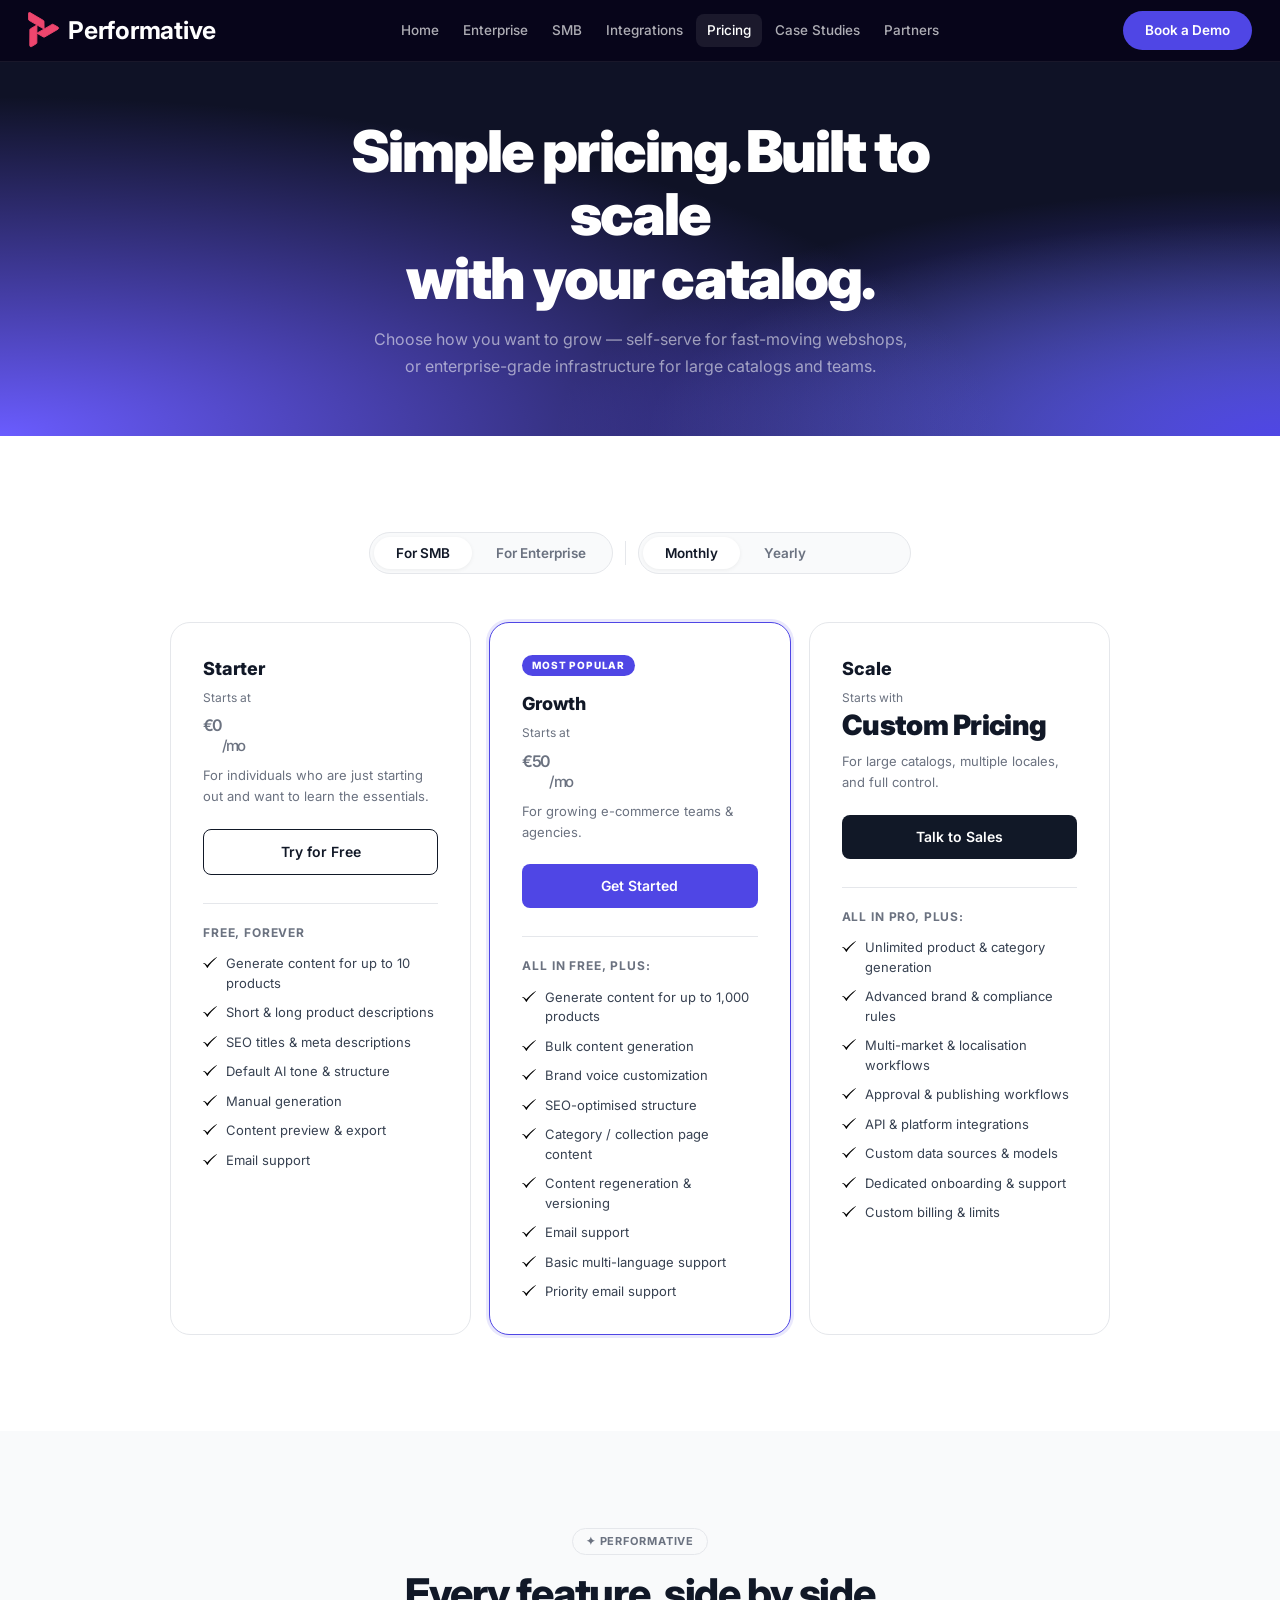
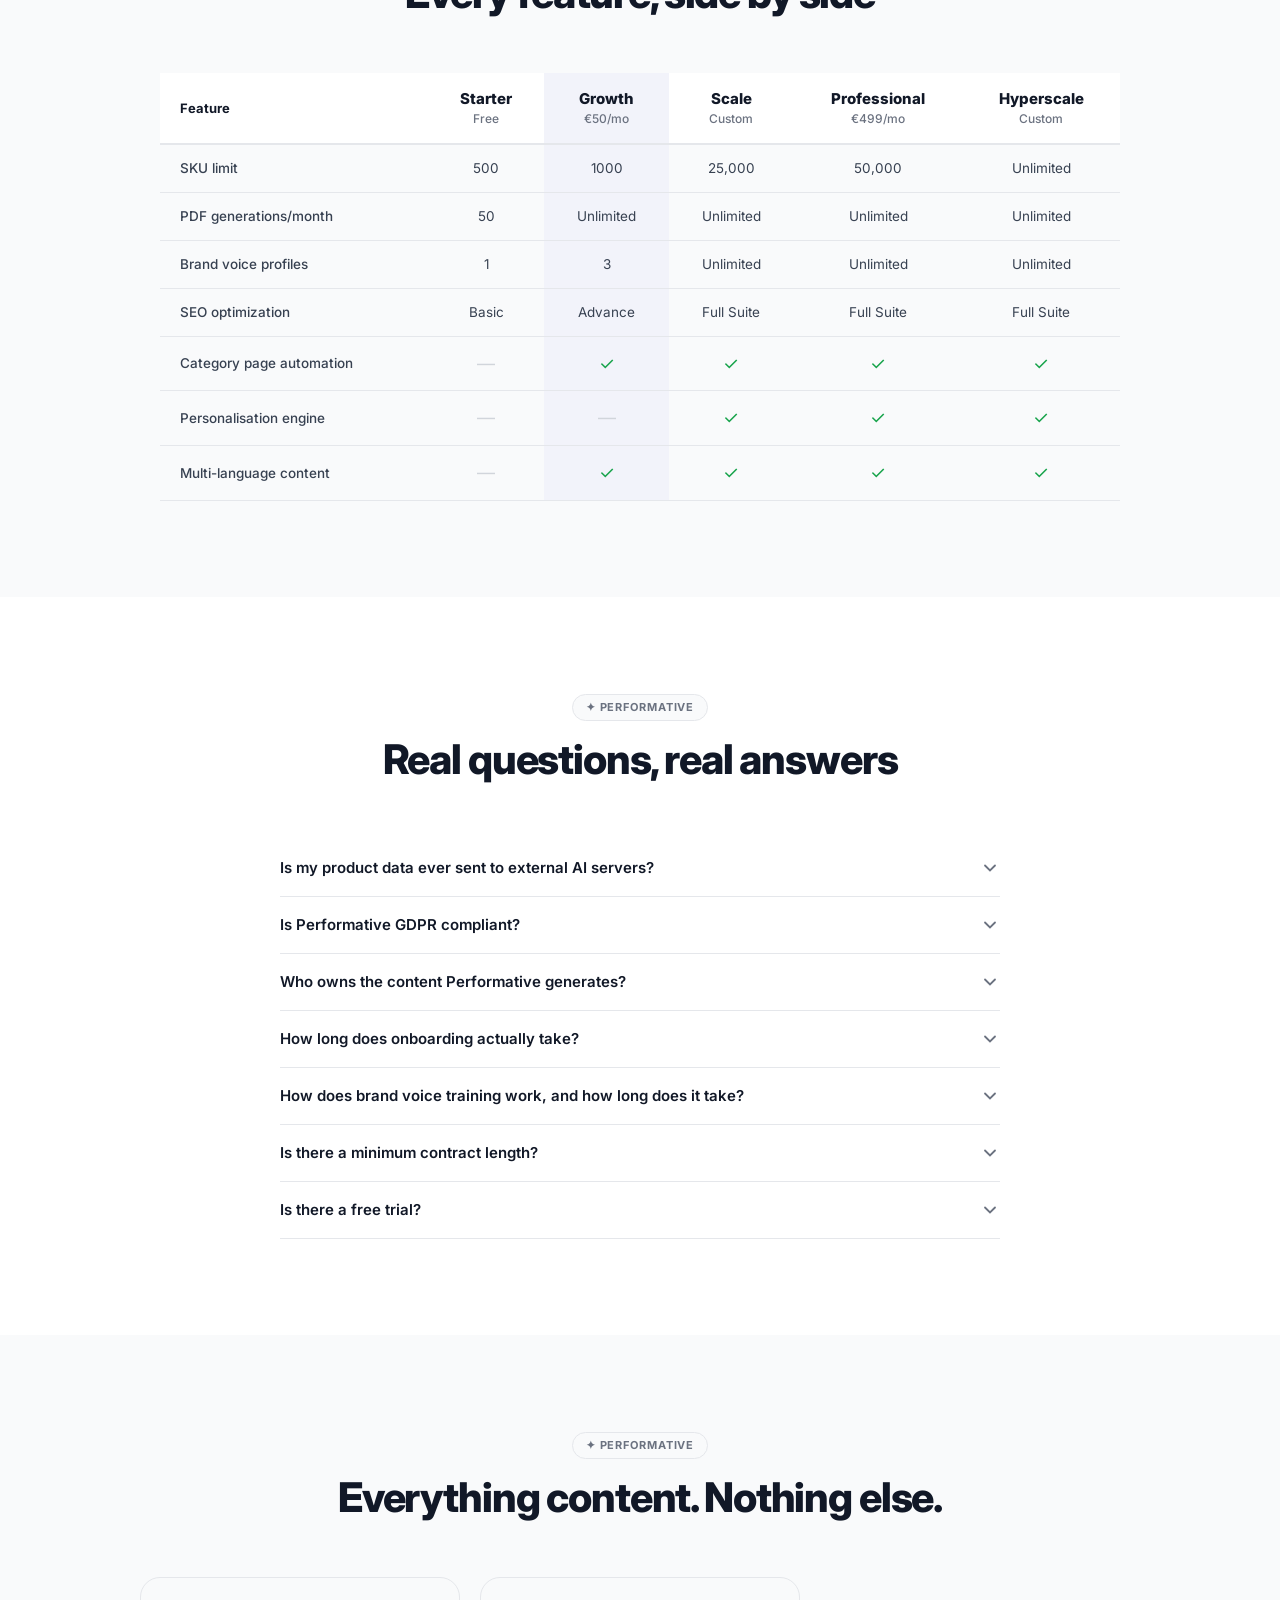
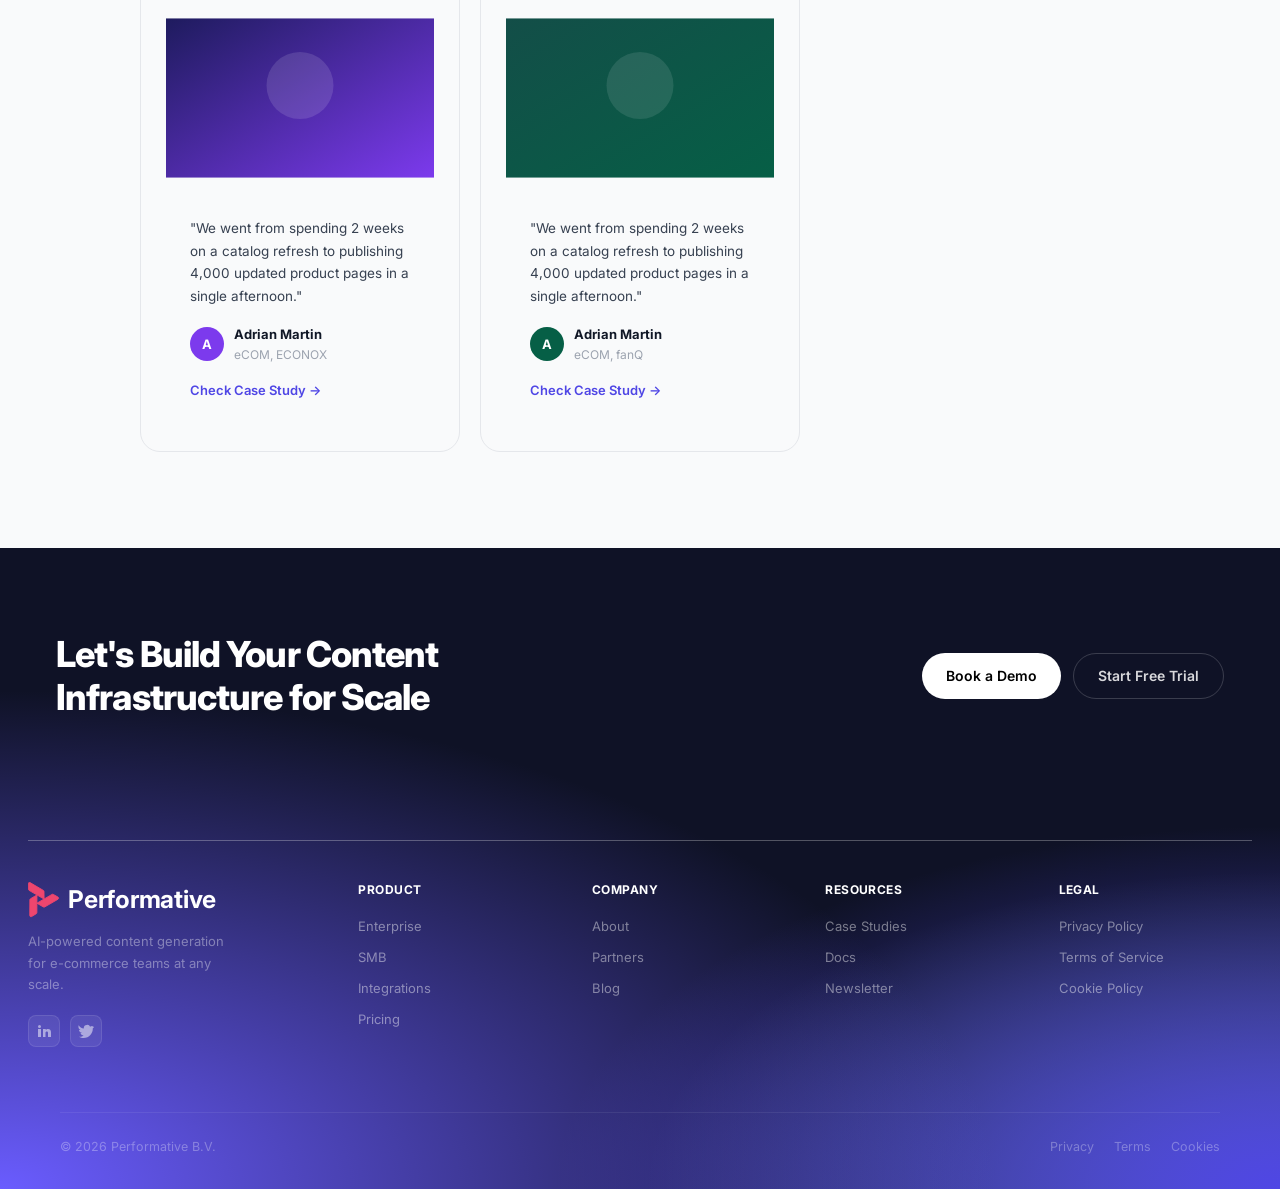
<file: pricing.html>
<!doctype html>
<html lang="en">
  <head>
    <meta charset="UTF-8" />
    <meta name="viewport" content="width=device-width,initial-scale=1.0" />
    <title>Pricing — Performative</title>
    <link rel="preconnect" href="https://fonts.googleapis.com" />
    <link
      href="https://fonts.googleapis.com/css2?family=Inter:wght@300;400;500;600;700;800;900&display=swap"
      rel="stylesheet"
    />
    <link rel="stylesheet" href="css/global.css" />
    <link rel="stylesheet" href="css/pricing.css" />
  </head>
  <body>
    <!-- NAVBAR -->
    <nav class="navbar" id="navbar">
      <div class="container">
        <a href="index.html" class="nav-logo"
          ><svg
            xmlns="http://www.w3.org/2000/svg"
            width="32"
            height="36"
            viewBox="0 0 32 36"
            fill="none"
          >
            <path
              d="M8.92127 21.1957L24.057 12.389C24.2413 12.2817 24.4497 12.225 24.662 12.2243C24.8743 12.2235 25.0831 12.2789 25.2681 12.3849L29.984 15.0866C30.8086 15.559 30.8116 16.7668 29.9895 17.2435L16.6298 24.9902C16.447 25.0962 16.2402 25.1518 16.0299 25.1515C15.8196 25.1513 15.613 25.0953 15.4304 24.9889L8.92127 21.1957Z"
              fill="#EE466E"
            />
            <path
              d="M8.92127 21.1957L24.057 12.389C24.2413 12.2817 24.4497 12.225 24.662 12.2243C24.8743 12.2235 25.0831 12.2789 25.2681 12.3849L29.984 15.0866C30.8086 15.559 30.8116 16.7668 29.9895 17.2435L16.6298 24.9902C16.447 25.0962 16.2402 25.1518 16.0299 25.1515C15.8196 25.1513 15.613 25.0953 15.4304 24.9889L8.92127 21.1957Z"
              stroke="#EE466E"
              stroke-width="0.9"
              stroke-miterlimit="10"
            />
            <path
              d="M16.0907 17.1008L0.958829 8.28756C0.774553 8.18025 0.620749 8.02611 0.512435 7.84019C0.404122 7.65427 0.344999 7.44292 0.340839 7.22679L0.233904 1.71756C0.215184 0.754313 1.23569 0.138713 2.05622 0.618249L15.3901 8.41102C15.5725 8.51765 15.7244 8.67085 15.8309 8.85552C15.9375 9.04019 15.9949 9.24995 15.9975 9.4641L16.0907 17.1008Z"
              fill="#EE466E"
            />
            <path
              d="M16.0907 17.1008L0.958829 8.28756C0.774553 8.18025 0.620749 8.02611 0.512435 7.84019C0.404122 7.65427 0.344999 7.44292 0.340839 7.22679L0.233904 1.71756C0.215184 0.754313 1.23569 0.138713 2.05622 0.618249L15.3901 8.41102C15.5725 8.51765 15.7244 8.67085 15.8309 8.85552C15.9375 9.04019 15.9949 9.24995 15.9975 9.4641L16.0907 17.1008Z"
              stroke="#EE466E"
              stroke-width="0.9"
              stroke-miterlimit="10"
            />
            <path
              d="M8.94154 12.9266L8.86289 30.6786C8.86196 30.8948 8.80601 31.1071 8.70048 31.2946C8.59496 31.4822 8.44347 31.6387 8.26081 31.7489L3.60532 34.5572C2.79137 35.0482 1.76268 34.447 1.76838 33.4836L1.86045 17.8278C1.86174 17.6136 1.91783 17.4035 2.02319 17.2181C2.12854 17.0327 2.27953 16.8785 2.46125 16.7707L8.94154 12.9266Z"
              fill="#EE466E"
            />
            <path
              d="M8.94154 12.9266L8.86289 30.6786C8.86196 30.8948 8.80601 31.1071 8.70048 31.2946C8.59496 31.4822 8.44347 31.6387 8.26081 31.7489L3.60532 34.5572C2.79137 35.0482 1.76268 34.447 1.76838 33.4836L1.86045 17.8278C1.86174 17.6136 1.91783 17.4035 2.02319 17.2181C2.12854 17.0327 2.27953 16.8785 2.46125 16.7707L8.94154 12.9266Z"
              stroke="#EE466E"
              stroke-width="0.9"
            /></svg
          >Performative</a
        >
        <div class="nav-links">
          <a href="index.html">Home</a><a href="enterprise.html">Enterprise</a
          ><a href="smb.html">SMB</a><a href="integrations.html">Integrations</a
          ><a href="pricing.html">Pricing</a
          ><a href="case-studies.html">Case Studies</a
          ><a href="partner.html">Partners</a>
        </div>
        <a href="pricing.html" class="nav-cta">Book a Demo</a>
        <div class="nav-burger" id="nav-burger">
          <span></span><span></span><span></span>
        </div>
      </div>
    </nav>
    <div class="nav-mobile" id="nav-mobile">
      <a href="index.html">Home</a><a href="enterprise.html">Enterprise</a
      ><a href="smb.html">SMB</a><a href="integrations.html">Integrations</a
      ><a href="pricing.html">Pricing</a
      ><a href="case-studies.html">Case Studies</a
      ><a href="partner.html">Partners</a>
      <a href="pricing.html" class="nav-cta">Book a Demo</a>
    </div>

    <!-- HERO -->
    <section class="price-hero">
      <div class="price-hero-inner">
        <h1 class="price-hero-title">
          Simple pricing. Built to scale<br />with your catalog.
        </h1>
        <p class="price-hero-sub">
          Choose how you want to grow — self-serve for fast-moving webshops, or
          enterprise-grade infrastructure for large catalogs and teams.
        </p>
      </div>
    </section>

    <!-- PRICING SECTION -->
    <section class="sec-pricing">
      <div class="container">
        <!-- Toggle row -->
        <div class="pricing-toggle-row">
          <div class="pricing-type-tabs">
            <button class="pt-tab active" data-pricing-tab="smb">
              For SMB
            </button>
            <button class="pt-tab" data-pricing-tab="enterprise">
              For Enterprise
            </button>
          </div>
          <div class="pt-sep"></div>
          <div class="billing-tabs">
            <button class="bt-tab active" data-billing="monthly">
              Monthly
            </button>
            <button class="bt-tab" data-billing="yearly">
              Yearly <span class="bt-badge price-yearly-badge">Save 20%</span>
            </button>
          </div>
        </div>

        <!-- SMB Plans -->
        <div data-pricing-set="smb">
          <div class="pricing-cards">
            <!-- Starter -->
            <div class="pricing-card">
              <div class="plan-name">Starter</div>
              <div class="plan-starts">Starts at</div>
              <div class="plan-price">
                <span>€</span
                ><span data-price-monthly="0" data-price-yearly="0">0</span
                ><sub>/mo</sub>
              </div>
              <p class="plan-desc">
                For individuals who are just starting out and want to learn the
                essentials.
              </p>
              <div class="plan-cta">
                <a
                  href="#"
                  class="btn btn-outline"
                  style="width: 100%; justify-content: center; display: flex"
                  >Try for Free</a
                >
              </div>
              <hr class="plan-divider" />
              <div class="plan-includes">Free, Forever</div>
              <ul class="plan-features">
                <li>
                  <span
                    ><svg
                      xmlns="http://www.w3.org/2000/svg"
                      width="14"
                      height="11"
                      viewBox="0 0 14 11"
                      fill="none"
                    >
                      <path
                        d="M4.2788 8.50114C5.50409 6.77561 10.0107 2.3342 13.748 0.0268497C13.9067 -0.0711435 14.086 0.121213 13.9544 0.248529C10.4039 3.6833 6.60879 7.56844 4.42921 10.9279C4.36849 11.0215 4.22192 11.0248 4.15848 10.9328C3.06169 9.3413 2.12102 7.05367 0.104765 6.35266C-0.0450196 6.30058 -0.0306242 6.10659 0.125129 6.07221C2.05732 5.64575 2.96271 7.15952 4.2788 8.50093V8.50114Z"
                        fill="black"
                      /></svg
                  ></span>
                  Generate content for up to 10 products
                </li>
                <li>
                  <span
                    ><svg
                      xmlns="http://www.w3.org/2000/svg"
                      width="14"
                      height="11"
                      viewBox="0 0 14 11"
                      fill="none"
                    >
                      <path
                        d="M4.2788 8.50114C5.50409 6.77561 10.0107 2.3342 13.748 0.0268497C13.9067 -0.0711435 14.086 0.121213 13.9544 0.248529C10.4039 3.6833 6.60879 7.56844 4.42921 10.9279C4.36849 11.0215 4.22192 11.0248 4.15848 10.9328C3.06169 9.3413 2.12102 7.05367 0.104765 6.35266C-0.0450196 6.30058 -0.0306242 6.10659 0.125129 6.07221C2.05732 5.64575 2.96271 7.15952 4.2788 8.50093V8.50114Z"
                        fill="black"
                      /></svg
                  ></span>
                  Short &amp; long product descriptions
                </li>
                <li>
                  <span
                    ><svg
                      xmlns="http://www.w3.org/2000/svg"
                      width="14"
                      height="11"
                      viewBox="0 0 14 11"
                      fill="none"
                    >
                      <path
                        d="M4.2788 8.50114C5.50409 6.77561 10.0107 2.3342 13.748 0.0268497C13.9067 -0.0711435 14.086 0.121213 13.9544 0.248529C10.4039 3.6833 6.60879 7.56844 4.42921 10.9279C4.36849 11.0215 4.22192 11.0248 4.15848 10.9328C3.06169 9.3413 2.12102 7.05367 0.104765 6.35266C-0.0450196 6.30058 -0.0306242 6.10659 0.125129 6.07221C2.05732 5.64575 2.96271 7.15952 4.2788 8.50093V8.50114Z"
                        fill="black"
                      /></svg
                  ></span>
                  SEO titles &amp; meta descriptions
                </li>
                <li>
                  <span
                    ><svg
                      xmlns="http://www.w3.org/2000/svg"
                      width="14"
                      height="11"
                      viewBox="0 0 14 11"
                      fill="none"
                    >
                      <path
                        d="M4.2788 8.50114C5.50409 6.77561 10.0107 2.3342 13.748 0.0268497C13.9067 -0.0711435 14.086 0.121213 13.9544 0.248529C10.4039 3.6833 6.60879 7.56844 4.42921 10.9279C4.36849 11.0215 4.22192 11.0248 4.15848 10.9328C3.06169 9.3413 2.12102 7.05367 0.104765 6.35266C-0.0450196 6.30058 -0.0306242 6.10659 0.125129 6.07221C2.05732 5.64575 2.96271 7.15952 4.2788 8.50093V8.50114Z"
                        fill="black"
                      /></svg
                  ></span>
                  Default AI tone &amp; structure
                </li>
                <li>
                  <span
                    ><svg
                      xmlns="http://www.w3.org/2000/svg"
                      width="14"
                      height="11"
                      viewBox="0 0 14 11"
                      fill="none"
                    >
                      <path
                        d="M4.2788 8.50114C5.50409 6.77561 10.0107 2.3342 13.748 0.0268497C13.9067 -0.0711435 14.086 0.121213 13.9544 0.248529C10.4039 3.6833 6.60879 7.56844 4.42921 10.9279C4.36849 11.0215 4.22192 11.0248 4.15848 10.9328C3.06169 9.3413 2.12102 7.05367 0.104765 6.35266C-0.0450196 6.30058 -0.0306242 6.10659 0.125129 6.07221C2.05732 5.64575 2.96271 7.15952 4.2788 8.50093V8.50114Z"
                        fill="black"
                      /></svg
                  ></span>
                  Manual generation
                </li>
                <li>
                  <span
                    ><svg
                      xmlns="http://www.w3.org/2000/svg"
                      width="14"
                      height="11"
                      viewBox="0 0 14 11"
                      fill="none"
                    >
                      <path
                        d="M4.2788 8.50114C5.50409 6.77561 10.0107 2.3342 13.748 0.0268497C13.9067 -0.0711435 14.086 0.121213 13.9544 0.248529C10.4039 3.6833 6.60879 7.56844 4.42921 10.9279C4.36849 11.0215 4.22192 11.0248 4.15848 10.9328C3.06169 9.3413 2.12102 7.05367 0.104765 6.35266C-0.0450196 6.30058 -0.0306242 6.10659 0.125129 6.07221C2.05732 5.64575 2.96271 7.15952 4.2788 8.50093V8.50114Z"
                        fill="black"
                      /></svg
                  ></span>
                  Content preview &amp; export
                </li>
                <li>
                  <span
                    ><svg
                      xmlns="http://www.w3.org/2000/svg"
                      width="14"
                      height="11"
                      viewBox="0 0 14 11"
                      fill="none"
                    >
                      <path
                        d="M4.2788 8.50114C5.50409 6.77561 10.0107 2.3342 13.748 0.0268497C13.9067 -0.0711435 14.086 0.121213 13.9544 0.248529C10.4039 3.6833 6.60879 7.56844 4.42921 10.9279C4.36849 11.0215 4.22192 11.0248 4.15848 10.9328C3.06169 9.3413 2.12102 7.05367 0.104765 6.35266C-0.0450196 6.30058 -0.0306242 6.10659 0.125129 6.07221C2.05732 5.64575 2.96271 7.15952 4.2788 8.50093V8.50114Z"
                        fill="black"
                      /></svg
                  ></span>
                  Email support
                </li>
              </ul>
            </div>
            <!-- Growth -->
            <div class="pricing-card popular">
              <div class="pricing-card-badge">Most Popular</div>
              <div class="plan-name">Growth</div>
              <div class="plan-starts">Starts at</div>
              <div class="plan-price">
                <span>€</span
                ><span data-price-monthly="50" data-price-yearly="40">50</span
                ><sub>/mo</sub>
              </div>
              <p class="plan-desc">For growing e-commerce teams & agencies.</p>
              <div class="plan-cta">
                <a
                  href="#"
                  class="btn btn-indigo"
                  style="width: 100%; justify-content: center; display: flex"
                  >Get Started</a
                >
              </div>
              <hr class="plan-divider" />
              <div class="plan-includes">All in Free, plus:</div>
              <ul class="plan-features">
                <li>
                  <span
                    ><svg
                      xmlns="http://www.w3.org/2000/svg"
                      width="14"
                      height="11"
                      viewBox="0 0 14 11"
                      fill="none"
                    >
                      <path
                        d="M4.2788 8.50114C5.50409 6.77561 10.0107 2.3342 13.748 0.0268497C13.9067 -0.0711435 14.086 0.121213 13.9544 0.248529C10.4039 3.6833 6.60879 7.56844 4.42921 10.9279C4.36849 11.0215 4.22192 11.0248 4.15848 10.9328C3.06169 9.3413 2.12102 7.05367 0.104765 6.35266C-0.0450196 6.30058 -0.0306242 6.10659 0.125129 6.07221C2.05732 5.64575 2.96271 7.15952 4.2788 8.50093V8.50114Z"
                        fill="black"
                      /></svg
                  ></span>
                  Generate content for up to 1,000 products
                </li>
                <li>
                  <span
                    ><svg
                      xmlns="http://www.w3.org/2000/svg"
                      width="14"
                      height="11"
                      viewBox="0 0 14 11"
                      fill="none"
                    >
                      <path
                        d="M4.2788 8.50114C5.50409 6.77561 10.0107 2.3342 13.748 0.0268497C13.9067 -0.0711435 14.086 0.121213 13.9544 0.248529C10.4039 3.6833 6.60879 7.56844 4.42921 10.9279C4.36849 11.0215 4.22192 11.0248 4.15848 10.9328C3.06169 9.3413 2.12102 7.05367 0.104765 6.35266C-0.0450196 6.30058 -0.0306242 6.10659 0.125129 6.07221C2.05732 5.64575 2.96271 7.15952 4.2788 8.50093V8.50114Z"
                        fill="black"
                      /></svg
                  ></span>
                  Bulk content generation
                </li>
                <li>
                  <span
                    ><svg
                      xmlns="http://www.w3.org/2000/svg"
                      width="14"
                      height="11"
                      viewBox="0 0 14 11"
                      fill="none"
                    >
                      <path
                        d="M4.2788 8.50114C5.50409 6.77561 10.0107 2.3342 13.748 0.0268497C13.9067 -0.0711435 14.086 0.121213 13.9544 0.248529C10.4039 3.6833 6.60879 7.56844 4.42921 10.9279C4.36849 11.0215 4.22192 11.0248 4.15848 10.9328C3.06169 9.3413 2.12102 7.05367 0.104765 6.35266C-0.0450196 6.30058 -0.0306242 6.10659 0.125129 6.07221C2.05732 5.64575 2.96271 7.15952 4.2788 8.50093V8.50114Z"
                        fill="black"
                      /></svg
                  ></span>
                  Brand voice customization
                </li>
                <li>
                  <span
                    ><svg
                      xmlns="http://www.w3.org/2000/svg"
                      width="14"
                      height="11"
                      viewBox="0 0 14 11"
                      fill="none"
                    >
                      <path
                        d="M4.2788 8.50114C5.50409 6.77561 10.0107 2.3342 13.748 0.0268497C13.9067 -0.0711435 14.086 0.121213 13.9544 0.248529C10.4039 3.6833 6.60879 7.56844 4.42921 10.9279C4.36849 11.0215 4.22192 11.0248 4.15848 10.9328C3.06169 9.3413 2.12102 7.05367 0.104765 6.35266C-0.0450196 6.30058 -0.0306242 6.10659 0.125129 6.07221C2.05732 5.64575 2.96271 7.15952 4.2788 8.50093V8.50114Z"
                        fill="black"
                      /></svg
                  ></span>
                  SEO-optimised structure
                </li>
                <li>
                  <span
                    ><svg
                      xmlns="http://www.w3.org/2000/svg"
                      width="14"
                      height="11"
                      viewBox="0 0 14 11"
                      fill="none"
                    >
                      <path
                        d="M4.2788 8.50114C5.50409 6.77561 10.0107 2.3342 13.748 0.0268497C13.9067 -0.0711435 14.086 0.121213 13.9544 0.248529C10.4039 3.6833 6.60879 7.56844 4.42921 10.9279C4.36849 11.0215 4.22192 11.0248 4.15848 10.9328C3.06169 9.3413 2.12102 7.05367 0.104765 6.35266C-0.0450196 6.30058 -0.0306242 6.10659 0.125129 6.07221C2.05732 5.64575 2.96271 7.15952 4.2788 8.50093V8.50114Z"
                        fill="black"
                      /></svg
                  ></span>
                  Category / collection page content
                </li>
                <li>
                  <span
                    ><svg
                      xmlns="http://www.w3.org/2000/svg"
                      width="14"
                      height="11"
                      viewBox="0 0 14 11"
                      fill="none"
                    >
                      <path
                        d="M4.2788 8.50114C5.50409 6.77561 10.0107 2.3342 13.748 0.0268497C13.9067 -0.0711435 14.086 0.121213 13.9544 0.248529C10.4039 3.6833 6.60879 7.56844 4.42921 10.9279C4.36849 11.0215 4.22192 11.0248 4.15848 10.9328C3.06169 9.3413 2.12102 7.05367 0.104765 6.35266C-0.0450196 6.30058 -0.0306242 6.10659 0.125129 6.07221C2.05732 5.64575 2.96271 7.15952 4.2788 8.50093V8.50114Z"
                        fill="black"
                      /></svg
                  ></span>
                  Content regeneration &amp; versioning
                </li>
                <li>
                  <span
                    ><svg
                      xmlns="http://www.w3.org/2000/svg"
                      width="14"
                      height="11"
                      viewBox="0 0 14 11"
                      fill="none"
                    >
                      <path
                        d="M4.2788 8.50114C5.50409 6.77561 10.0107 2.3342 13.748 0.0268497C13.9067 -0.0711435 14.086 0.121213 13.9544 0.248529C10.4039 3.6833 6.60879 7.56844 4.42921 10.9279C4.36849 11.0215 4.22192 11.0248 4.15848 10.9328C3.06169 9.3413 2.12102 7.05367 0.104765 6.35266C-0.0450196 6.30058 -0.0306242 6.10659 0.125129 6.07221C2.05732 5.64575 2.96271 7.15952 4.2788 8.50093V8.50114Z"
                        fill="black"
                      /></svg
                  ></span>
                  Email support
                </li>
                <li>
                  <span
                    ><svg
                      xmlns="http://www.w3.org/2000/svg"
                      width="14"
                      height="11"
                      viewBox="0 0 14 11"
                      fill="none"
                    >
                      <path
                        d="M4.2788 8.50114C5.50409 6.77561 10.0107 2.3342 13.748 0.0268497C13.9067 -0.0711435 14.086 0.121213 13.9544 0.248529C10.4039 3.6833 6.60879 7.56844 4.42921 10.9279C4.36849 11.0215 4.22192 11.0248 4.15848 10.9328C3.06169 9.3413 2.12102 7.05367 0.104765 6.35266C-0.0450196 6.30058 -0.0306242 6.10659 0.125129 6.07221C2.05732 5.64575 2.96271 7.15952 4.2788 8.50093V8.50114Z"
                        fill="black"
                      /></svg
                  ></span>
                  Basic multi-language support
                </li>
                <li>
                  <span
                    ><svg
                      xmlns="http://www.w3.org/2000/svg"
                      width="14"
                      height="11"
                      viewBox="0 0 14 11"
                      fill="none"
                    >
                      <path
                        d="M4.2788 8.50114C5.50409 6.77561 10.0107 2.3342 13.748 0.0268497C13.9067 -0.0711435 14.086 0.121213 13.9544 0.248529C10.4039 3.6833 6.60879 7.56844 4.42921 10.9279C4.36849 11.0215 4.22192 11.0248 4.15848 10.9328C3.06169 9.3413 2.12102 7.05367 0.104765 6.35266C-0.0450196 6.30058 -0.0306242 6.10659 0.125129 6.07221C2.05732 5.64575 2.96271 7.15952 4.2788 8.50093V8.50114Z"
                        fill="black"
                      /></svg
                  ></span>
                  Priority email support
                </li>
              </ul>
            </div>
            <!-- Scale -->
            <div class="pricing-card">
              <div class="plan-name">Scale</div>
              <div class="plan-starts">Starts with</div>
              <div
                class="plan-price"
                style="font-size: 28px; letter-spacing: -0.02em"
              >
                Custom Pricing
              </div>
              <p class="plan-desc">
                For large catalogs, multiple locales, and full control.
              </p>
              <div class="plan-cta">
                <a
                  href="#"
                  class="btn btn-dark"
                  style="width: 100%; justify-content: center; display: flex"
                  >Talk to Sales</a
                >
              </div>
              <hr class="plan-divider" />
              <div class="plan-includes">All in Pro, plus:</div>
              <ul class="plan-features">
                <li>
                  <span
                    ><svg
                      xmlns="http://www.w3.org/2000/svg"
                      width="14"
                      height="11"
                      viewBox="0 0 14 11"
                      fill="none"
                    >
                      <path
                        d="M4.2788 8.50114C5.50409 6.77561 10.0107 2.3342 13.748 0.0268497C13.9067 -0.0711435 14.086 0.121213 13.9544 0.248529C10.4039 3.6833 6.60879 7.56844 4.42921 10.9279C4.36849 11.0215 4.22192 11.0248 4.15848 10.9328C3.06169 9.3413 2.12102 7.05367 0.104765 6.35266C-0.0450196 6.30058 -0.0306242 6.10659 0.125129 6.07221C2.05732 5.64575 2.96271 7.15952 4.2788 8.50093V8.50114Z"
                        fill="black"
                      /></svg
                  ></span>
                  Unlimited product &amp; category generation
                </li>
                <li>
                  <span
                    ><svg
                      xmlns="http://www.w3.org/2000/svg"
                      width="14"
                      height="11"
                      viewBox="0 0 14 11"
                      fill="none"
                    >
                      <path
                        d="M4.2788 8.50114C5.50409 6.77561 10.0107 2.3342 13.748 0.0268497C13.9067 -0.0711435 14.086 0.121213 13.9544 0.248529C10.4039 3.6833 6.60879 7.56844 4.42921 10.9279C4.36849 11.0215 4.22192 11.0248 4.15848 10.9328C3.06169 9.3413 2.12102 7.05367 0.104765 6.35266C-0.0450196 6.30058 -0.0306242 6.10659 0.125129 6.07221C2.05732 5.64575 2.96271 7.15952 4.2788 8.50093V8.50114Z"
                        fill="black"
                      /></svg
                  ></span>
                  Advanced brand &amp; compliance rules
                </li>
                <li>
                  <span
                    ><svg
                      xmlns="http://www.w3.org/2000/svg"
                      width="14"
                      height="11"
                      viewBox="0 0 14 11"
                      fill="none"
                    >
                      <path
                        d="M4.2788 8.50114C5.50409 6.77561 10.0107 2.3342 13.748 0.0268497C13.9067 -0.0711435 14.086 0.121213 13.9544 0.248529C10.4039 3.6833 6.60879 7.56844 4.42921 10.9279C4.36849 11.0215 4.22192 11.0248 4.15848 10.9328C3.06169 9.3413 2.12102 7.05367 0.104765 6.35266C-0.0450196 6.30058 -0.0306242 6.10659 0.125129 6.07221C2.05732 5.64575 2.96271 7.15952 4.2788 8.50093V8.50114Z"
                        fill="black"
                      /></svg
                  ></span>
                  Multi-market &amp; localisation workflows
                </li>
                <li>
                  <span
                    ><svg
                      xmlns="http://www.w3.org/2000/svg"
                      width="14"
                      height="11"
                      viewBox="0 0 14 11"
                      fill="none"
                    >
                      <path
                        d="M4.2788 8.50114C5.50409 6.77561 10.0107 2.3342 13.748 0.0268497C13.9067 -0.0711435 14.086 0.121213 13.9544 0.248529C10.4039 3.6833 6.60879 7.56844 4.42921 10.9279C4.36849 11.0215 4.22192 11.0248 4.15848 10.9328C3.06169 9.3413 2.12102 7.05367 0.104765 6.35266C-0.0450196 6.30058 -0.0306242 6.10659 0.125129 6.07221C2.05732 5.64575 2.96271 7.15952 4.2788 8.50093V8.50114Z"
                        fill="black"
                      /></svg
                  ></span>
                  Approval &amp; publishing workflows
                </li>
                <li>
                  <span
                    ><svg
                      xmlns="http://www.w3.org/2000/svg"
                      width="14"
                      height="11"
                      viewBox="0 0 14 11"
                      fill="none"
                    >
                      <path
                        d="M4.2788 8.50114C5.50409 6.77561 10.0107 2.3342 13.748 0.0268497C13.9067 -0.0711435 14.086 0.121213 13.9544 0.248529C10.4039 3.6833 6.60879 7.56844 4.42921 10.9279C4.36849 11.0215 4.22192 11.0248 4.15848 10.9328C3.06169 9.3413 2.12102 7.05367 0.104765 6.35266C-0.0450196 6.30058 -0.0306242 6.10659 0.125129 6.07221C2.05732 5.64575 2.96271 7.15952 4.2788 8.50093V8.50114Z"
                        fill="black"
                      /></svg
                  ></span>
                  API &amp; platform integrations
                </li>
                <li>
                  <span
                    ><svg
                      xmlns="http://www.w3.org/2000/svg"
                      width="14"
                      height="11"
                      viewBox="0 0 14 11"
                      fill="none"
                    >
                      <path
                        d="M4.2788 8.50114C5.50409 6.77561 10.0107 2.3342 13.748 0.0268497C13.9067 -0.0711435 14.086 0.121213 13.9544 0.248529C10.4039 3.6833 6.60879 7.56844 4.42921 10.9279C4.36849 11.0215 4.22192 11.0248 4.15848 10.9328C3.06169 9.3413 2.12102 7.05367 0.104765 6.35266C-0.0450196 6.30058 -0.0306242 6.10659 0.125129 6.07221C2.05732 5.64575 2.96271 7.15952 4.2788 8.50093V8.50114Z"
                        fill="black"
                      /></svg
                  ></span>
                  Custom data sources &amp; models
                </li>
                <li>
                  <span
                    ><svg
                      xmlns="http://www.w3.org/2000/svg"
                      width="14"
                      height="11"
                      viewBox="0 0 14 11"
                      fill="none"
                    >
                      <path
                        d="M4.2788 8.50114C5.50409 6.77561 10.0107 2.3342 13.748 0.0268497C13.9067 -0.0711435 14.086 0.121213 13.9544 0.248529C10.4039 3.6833 6.60879 7.56844 4.42921 10.9279C4.36849 11.0215 4.22192 11.0248 4.15848 10.9328C3.06169 9.3413 2.12102 7.05367 0.104765 6.35266C-0.0450196 6.30058 -0.0306242 6.10659 0.125129 6.07221C2.05732 5.64575 2.96271 7.15952 4.2788 8.50093V8.50114Z"
                        fill="black"
                      /></svg
                  ></span>
                  Dedicated onboarding &amp; support
                </li>
                <li>
                  <span
                    ><svg
                      xmlns="http://www.w3.org/2000/svg"
                      width="14"
                      height="11"
                      viewBox="0 0 14 11"
                      fill="none"
                    >
                      <path
                        d="M4.2788 8.50114C5.50409 6.77561 10.0107 2.3342 13.748 0.0268497C13.9067 -0.0711435 14.086 0.121213 13.9544 0.248529C10.4039 3.6833 6.60879 7.56844 4.42921 10.9279C4.36849 11.0215 4.22192 11.0248 4.15848 10.9328C3.06169 9.3413 2.12102 7.05367 0.104765 6.35266C-0.0450196 6.30058 -0.0306242 6.10659 0.125129 6.07221C2.05732 5.64575 2.96271 7.15952 4.2788 8.50093V8.50114Z"
                        fill="black"
                      /></svg
                  ></span>
                  Custom billing &amp; limits
                </li>
              </ul>
            </div>
          </div>
        </div>

        <!-- Enterprise Plans -->
        <div data-pricing-set="enterprise" style="display: none">
          <div
            class="pricing-cards"
            style="
              max-width: 640px;
              margin: 0 auto;
              grid-template-columns: 1fr 1fr;
            "
          >
            <div class="pricing-card">
              <div class="plan-name">Professional</div>
              <div class="plan-starts">From</div>
              <div class="plan-price">
                <span>€</span
                ><span data-price-monthly="499" data-price-yearly="399"
                  >499</span
                ><sub>/mo</sub>
              </div>
              <p class="plan-desc">
                For mid-market retailers with complex catalog needs.
              </p>
              <div class="plan-cta">
                <a
                  href="#"
                  class="btn btn-dark"
                  style="width: 100%; justify-content: center; display: flex"
                  >Talk to Sales</a
                >
              </div>
              <hr class="plan-divider" />
              <ul class="plan-features">
                <li>✅ Up to 50,000 SKUs</li>
                <li>✅ Multi-market &amp; localisation</li>
                <li>✅ Dedicated onboarding</li>
                <li>✅ SLA 99.9% uptime</li>
              </ul>
            </div>
            <div class="pricing-card popular">
              <div class="pricing-card-badge">Enterprise</div>
              <div class="plan-name">Hyperscale</div>
              <div class="plan-starts">Starts with</div>
              <div class="plan-price" style="font-size: 24px">
                Custom Pricing
              </div>
              <p class="plan-desc">
                For brands with 100k+ SKUs and multiple markets.
              </p>
              <div class="plan-cta">
                <a
                  href="#"
                  class="btn btn-indigo"
                  style="width: 100%; justify-content: center; display: flex"
                  >Contact Us</a
                >
              </div>
              <hr class="plan-divider" />
              <ul class="plan-features">
                <li>✅ Unlimited SKUs</li>
                <li>✅ On-prem deployment option</li>
                <li>✅ Custom SLA &amp; contract</li>
                <li>✅ Dedicated partner manager</li>
                <li>✅ Custom LLM for your clients</li>
              </ul>
            </div>
          </div>
        </div>
      </div>
    </section>

    <!-- COMPARISON TABLE -->
    <section class="sec-compare">
      <div class="container">
        <div class="sec-header">
          <div class="badge">✦ Performative</div>
          <h2 class="sec-heading">Every feature, side by side</h2>
        </div>
        <div class="compare-table-wrap">
          <table class="compare-table">
            <thead>
              <tr>
                <th>Feature</th>
                <th>
                  <div class="plan-th">Starter</div>
                  <div class="price-th">Free</div>
                </th>
                <th class="col-popular">
                  <div class="plan-th">Growth</div>
                  <div class="price-th">€50/mo</div>
                </th>
                <th>
                  <div class="plan-th">Scale</div>
                  <div class="price-th">Custom</div>
                </th>
                <th>
                  <div class="plan-th">Professional</div>
                  <div class="price-th">€499/mo</div>
                </th>
                <th>
                  <div class="plan-th">Hyperscale</div>
                  <div class="price-th">Custom</div>
                </th>
              </tr>
            </thead>
            <tbody>
              <tr>
                <td>SKU limit</td>
                <td>500</td>
                <td class="col-popular">1000</td>
                <td>25,000</td>
                <td>50,000</td>
                <td>Unlimited</td>
              </tr>
              <tr>
                <td>PDF generations/month</td>
                <td>50</td>
                <td class="col-popular">Unlimited</td>
                <td>Unlimited</td>
                <td>Unlimited</td>
                <td>Unlimited</td>
              </tr>
              <tr>
                <td>Brand voice profiles</td>
                <td>1</td>
                <td class="col-popular">3</td>
                <td>Unlimited</td>
                <td>Unlimited</td>
                <td>Unlimited</td>
              </tr>
              <tr>
                <td>SEO optimization</td>
                <td>Basic</td>
                <td class="col-popular">Advance</td>
                <td>Full Suite</td>
                <td>Full Suite</td>
                <td>Full Suite</td>
              </tr>
              <tr>
                <td>Category page automation</td>
                <td><span class="check-no">—</span></td>
                <td class="col-popular"><span class="check-yes">✓</span></td>
                <td><span class="check-yes">✓</span></td>
                <td><span class="check-yes">✓</span></td>
                <td><span class="check-yes">✓</span></td>
              </tr>
              <tr>
                <td>Personalisation engine</td>
                <td><span class="check-no">—</span></td>
                <td class="col-popular"><span class="check-no">—</span></td>
                <td><span class="check-yes">✓</span></td>
                <td><span class="check-yes">✓</span></td>
                <td><span class="check-yes">✓</span></td>
              </tr>
              <tr>
                <td>Multi-language content</td>
                <td><span class="check-no">—</span></td>
                <td class="col-popular"><span class="check-yes">✓</span></td>
                <td><span class="check-yes">✓</span></td>
                <td><span class="check-yes">✓</span></td>
                <td><span class="check-yes">✓</span></td>
              </tr>
            </tbody>
          </table>
        </div>
      </div>
    </section>

    <!-- FAQ -->
    <section class="sec-pricing-faq">
      <div class="container">
        <div class="sec-header">
          <div class="badge">✦ Performative</div>
          <h2 class="sec-heading">Real questions, real answers</h2>
        </div>
        <div class="faq-list">
          <div class="faq-item">
            <button class="faq-question">
              Is my product data ever sent to external AI servers?<svg
                class="faq-arrow"
                viewBox="0 0 20 20"
                fill="none"
              >
                <path
                  d="M5 7.5L10 12.5L15 7.5"
                  stroke="currentColor"
                  stroke-width="1.8"
                  stroke-linecap="round"
                />
              </svg>
            </button>
            <div class="faq-answer">
              No. Performative is deployed on your own infrastructure. Your
              product data never leaves your servers and is never used to train
              any external models.
            </div>
          </div>
          <div class="faq-item">
            <button class="faq-question">
              Is Performative GDPR compliant?<svg
                class="faq-arrow"
                viewBox="0 0 20 20"
                fill="none"
              >
                <path
                  d="M5 7.5L10 12.5L15 7.5"
                  stroke="currentColor"
                  stroke-width="1.8"
                  stroke-linecap="round"
                />
              </svg>
            </button>
            <div class="faq-answer">
              Yes. Performative is built with GDPR compliance by design. Data
              residency, role-based access, and audit logging are included on
              all plans.
            </div>
          </div>
          <div class="faq-item">
            <button class="faq-question">
              Who owns the content Performative generates?<svg
                class="faq-arrow"
                viewBox="0 0 20 20"
                fill="none"
              >
                <path
                  d="M5 7.5L10 12.5L15 7.5"
                  stroke="currentColor"
                  stroke-width="1.8"
                  stroke-linecap="round"
                />
              </svg>
            </button>
            <div class="faq-answer">
              You do. All generated content belongs to you. Performative has no
              rights to your content and does not store or reuse it.
            </div>
          </div>
          <div class="faq-item">
            <button class="faq-question">
              How long does onboarding actually take?<svg
                class="faq-arrow"
                viewBox="0 0 20 20"
                fill="none"
              >
                <path
                  d="M5 7.5L10 12.5L15 7.5"
                  stroke="currentColor"
                  stroke-width="1.8"
                  stroke-linecap="round"
                />
              </svg>
            </button>
            <div class="faq-answer">
              SMB plans can be live within an hour. Enterprise onboarding
              typically takes 1–3 days depending on infrastructure complexity
              and CMS setup.
            </div>
          </div>
          <div class="faq-item">
            <button class="faq-question">
              How does brand voice training work, and how long does it take?<svg
                class="faq-arrow"
                viewBox="0 0 20 20"
                fill="none"
              >
                <path
                  d="M5 7.5L10 12.5L15 7.5"
                  stroke="currentColor"
                  stroke-width="1.8"
                  stroke-linecap="round"
                />
              </svg>
            </button>
            <div class="faq-answer">
              You provide sample content and brand guidelines. Our system
              fine-tunes the generation layer in 15–30 minutes to match your
              tone perfectly.
            </div>
          </div>
          <div class="faq-item">
            <button class="faq-question">
              Is there a minimum contract length?<svg
                class="faq-arrow"
                viewBox="0 0 20 20"
                fill="none"
              >
                <path
                  d="M5 7.5L10 12.5L15 7.5"
                  stroke="currentColor"
                  stroke-width="1.8"
                  stroke-linecap="round"
                />
              </svg>
            </button>
            <div class="faq-answer">
              No minimum for SMB plans — cancel anytime. Enterprise plans
              typically involve 12-month agreements, but we're flexible for the
              right partnership.
            </div>
          </div>
          <div class="faq-item">
            <button class="faq-question">
              Is there a free trial?<svg
                class="faq-arrow"
                viewBox="0 0 20 20"
                fill="none"
              >
                <path
                  d="M5 7.5L10 12.5L15 7.5"
                  stroke="currentColor"
                  stroke-width="1.8"
                  stroke-linecap="round"
                />
              </svg>
            </button>
            <div class="faq-answer">
              Yes! The Starter plan is permanently free. You can also start a
              14-day trial of the Growth plan with no credit card required.
            </div>
          </div>
        </div>
      </div>
    </section>

    <!-- TESTIMONIALS -->
    <section
      style="padding: var(--section-py) var(--cpx); background: var(--c-bg)"
    >
      <div class="container">
        <div class="sec-header">
          <div class="badge">✦ Performative</div>
          <h2 class="sec-heading">Everything content. Nothing else.</h2>
        </div>
        <div class="testi-grid">
          <div class="testi-card">
            <div class="testi-img-block">
              <svg viewBox="0 0 320 190">
                <defs>
                  <linearGradient id="pt1" x1="0" y1="0" x2="1" y2="1">
                    <stop offset="0%" stop-color="#1E1B5E" />
                    <stop offset="100%" stop-color="#7C3AED" />
                  </linearGradient>
                </defs>
                <rect width="320" height="190" fill="url(#pt1)" />
                <circle cx="160" cy="80" r="40" fill="rgba(255,255,255,.12)" />
              </svg>
            </div>
            <div class="testi-body">
              <p class="testi-quote">
                "We went from spending 2 weeks on a catalog refresh to
                publishing 4,000 updated product pages in a single afternoon."
              </p>
              <div class="testi-author">
                <div class="testi-ava" style="background: #7c3aed">A</div>
                <div>
                  <div class="testi-name">Adrian Martin</div>
                  <div class="testi-role">eCOM, ECONOX</div>
                </div>
              </div>
              <a href="case-study-fanq.html" class="testi-link"
                >Check Case Study →</a
              >
            </div>
          </div>
          <div class="testi-card">
            <div class="testi-img-block">
              <svg viewBox="0 0 320 190">
                <defs>
                  <linearGradient id="pt2" x1="0" y1="0" x2="1" y2="1">
                    <stop offset="0%" stop-color="#134E48" />
                    <stop offset="100%" stop-color="#065F46" />
                  </linearGradient>
                </defs>
                <rect width="320" height="190" fill="url(#pt2)" />
                <circle cx="160" cy="80" r="40" fill="rgba(255,255,255,.1)" />
              </svg>
            </div>
            <div class="testi-body">
              <p class="testi-quote">
                "We went from spending 2 weeks on a catalog refresh to
                publishing 4,000 updated product pages in a single afternoon."
              </p>
              <div class="testi-author">
                <div class="testi-ava" style="background: #065f46">A</div>
                <div>
                  <div class="testi-name">Adrian Martin</div>
                  <div class="testi-role">eCOM, fanQ</div>
                </div>
              </div>
              <a href="case-study-fanq.html" class="testi-link"
                >Check Case Study →</a
              >
            </div>
          </div>
          <div class="testi-card" style="display: none"></div>
        </div>
      </div>
    </section>

    <!-- FOOTER -->
    <footer class="footer">
      <section class="content-contact">
        <div
          class="container z1"
          style="
            display: flex;
            justify-content: space-between;
            align-items: center;
            flex-wrap: wrap;
            gap: 32px;
          "
        >
          <h2
            style="
              font-size: clamp(22px, 2.8vw, 38px);
              font-weight: 800;
              color: #fff;
              letter-spacing: -0.025em;
              line-height: 1.2;
              max-width: 500px;
            "
          >
            Let's Build Your Content Infrastructure for Scale
          </h2>
          <div style="display: flex; gap: 12px; flex-wrap: wrap">
            <a href="pricing.html" class="btn btn-primary">Book a Demo</a>
            <a href="pricing.html" class="btn btn-ghost">Start Free Trial</a>
          </div>
        </div>
      </section>
      <div class="footer-grid">
        <div class="footer-brand">
          <a href="index.html" class="nav-logo"
            ><svg
              xmlns="http://www.w3.org/2000/svg"
              width="32"
              height="36"
              viewBox="0 0 32 36"
              fill="none"
            >
              <path
                d="M8.92127 21.1957L24.057 12.389C24.2413 12.2817 24.4497 12.225 24.662 12.2243C24.8743 12.2235 25.0831 12.2789 25.2681 12.3849L29.984 15.0866C30.8086 15.559 30.8116 16.7668 29.9895 17.2435L16.6298 24.9902C16.447 25.0962 16.2402 25.1518 16.0299 25.1515C15.8196 25.1513 15.613 25.0953 15.4304 24.9889L8.92127 21.1957Z"
                fill="#EE466E"
              />
              <path
                d="M8.92127 21.1957L24.057 12.389C24.2413 12.2817 24.4497 12.225 24.662 12.2243C24.8743 12.2235 25.0831 12.2789 25.2681 12.3849L29.984 15.0866C30.8086 15.559 30.8116 16.7668 29.9895 17.2435L16.6298 24.9902C16.447 25.0962 16.2402 25.1518 16.0299 25.1515C15.8196 25.1513 15.613 25.0953 15.4304 24.9889L8.92127 21.1957Z"
                stroke="#EE466E"
                stroke-width="0.9"
                stroke-miterlimit="10"
              />
              <path
                d="M16.0907 17.1008L0.958829 8.28756C0.774553 8.18025 0.620749 8.02611 0.512435 7.84019C0.404122 7.65427 0.344999 7.44292 0.340839 7.22679L0.233904 1.71756C0.215184 0.754313 1.23569 0.138713 2.05622 0.618249L15.3901 8.41102C15.5725 8.51765 15.7244 8.67085 15.8309 8.85552C15.9375 9.04019 15.9949 9.24995 15.9975 9.4641L16.0907 17.1008Z"
                fill="#EE466E"
              />
              <path
                d="M16.0907 17.1008L0.958829 8.28756C0.774553 8.18025 0.620749 8.02611 0.512435 7.84019C0.404122 7.65427 0.344999 7.44292 0.340839 7.22679L0.233904 1.71756C0.215184 0.754313 1.23569 0.138713 2.05622 0.618249L15.3901 8.41102C15.5725 8.51765 15.7244 8.67085 15.8309 8.85552C15.9375 9.04019 15.9949 9.24995 15.9975 9.4641L16.0907 17.1008Z"
                stroke="#EE466E"
                stroke-width="0.9"
                stroke-miterlimit="10"
              />
              <path
                d="M8.94154 12.9266L8.86289 30.6786C8.86196 30.8948 8.80601 31.1071 8.70048 31.2946C8.59496 31.4822 8.44347 31.6387 8.26081 31.7489L3.60532 34.5572C2.79137 35.0482 1.76268 34.447 1.76838 33.4836L1.86045 17.8278C1.86174 17.6136 1.91783 17.4035 2.02319 17.2181C2.12854 17.0327 2.27953 16.8785 2.46125 16.7707L8.94154 12.9266Z"
                fill="#EE466E"
              />
              <path
                d="M8.94154 12.9266L8.86289 30.6786C8.86196 30.8948 8.80601 31.1071 8.70048 31.2946C8.59496 31.4822 8.44347 31.6387 8.26081 31.7489L3.60532 34.5572C2.79137 35.0482 1.76268 34.447 1.76838 33.4836L1.86045 17.8278C1.86174 17.6136 1.91783 17.4035 2.02319 17.2181C2.12854 17.0327 2.27953 16.8785 2.46125 16.7707L8.94154 12.9266Z"
                stroke="#EE466E"
                stroke-width="0.9"
              /></svg
            >Performative</a
          >
          <p class="footer-tagline">
            AI-powered content generation for e-commerce teams at any scale.
          </p>
          <div class="footer-socials">
            <a href="#" aria-label="LinkedIn"
              ><svg
                width="16"
                height="16"
                viewBox="0 0 16 16"
                fill="currentColor"
              >
                <path
                  d="M3.5 2a1.5 1.5 0 110 3 1.5 1.5 0 010-3zM2 6h3v8H2V6zm5 0h2.8v1.1C10.2 6.4 11 6 12 6c2.2 0 3 1.5 3 3.5V14h-3v-4c0-1-.4-1.5-1.2-1.5S9.5 9 9.5 10v4H7V6z"
                /></svg></a
            ><a href="#" aria-label="Twitter"
              ><svg
                width="16"
                height="16"
                viewBox="0 0 16 16"
                fill="currentColor"
              >
                <path
                  d="M14 3s-1 .5-2 .6A2.8 2.8 0 008.6 2C7 2 5.8 3.2 5.8 4.8v.7C3.5 5.3 1.7 4 .7 2.2c0 0-1.3 3.2 1.8 4.8L1 7c.1 1.5 1.4 2.7 3 2.7l-1.5.5c.5 1.3 1.7 2.2 3.1 2.3C4.5 13.4 2.7 14 1 13.7 2.3 14.6 3.8 15 5.5 15c6 0 9.3-5 9.3-9.3v-.4c.6-.5 1.2-1 1.2-1.3z"
                /></svg
            ></a>
          </div>
        </div>
        <div>
          <div class="footer-col-title">Product</div>
          <div class="footer-links">
            <a href="enterprise.html">Enterprise</a><a href="smb.html">SMB</a
            ><a href="integrations.html">Integrations</a
            ><a href="pricing.html">Pricing</a>
          </div>
        </div>
        <div>
          <div class="footer-col-title">Company</div>
          <div class="footer-links">
            <a href="#">About</a><a href="partner.html">Partners</a
            ><a href="#">Blog</a>
          </div>
        </div>
        <div>
          <div class="footer-col-title">Resources</div>
          <div class="footer-links">
            <a href="case-studies.html">Case Studies</a><a href="#">Docs</a
            ><a href="#">Newsletter</a>
          </div>
        </div>
        <div>
          <div class="footer-col-title">Legal</div>
          <div class="footer-links">
            <a href="#">Privacy Policy</a><a href="#">Terms of Service</a
            ><a href="#">Cookie Policy</a>
          </div>
        </div>
      </div>
      <div class="footer-bottom">
        <span>© 2026 Performative B.V.</span>
        <div class="footer-bottom-links">
          <a href="#">Privacy</a><a href="#">Terms</a><a href="#">Cookies</a>
        </div>
      </div>
    </footer>
    <script src="js/main.js"></script>
  </body>
</html>
</file>
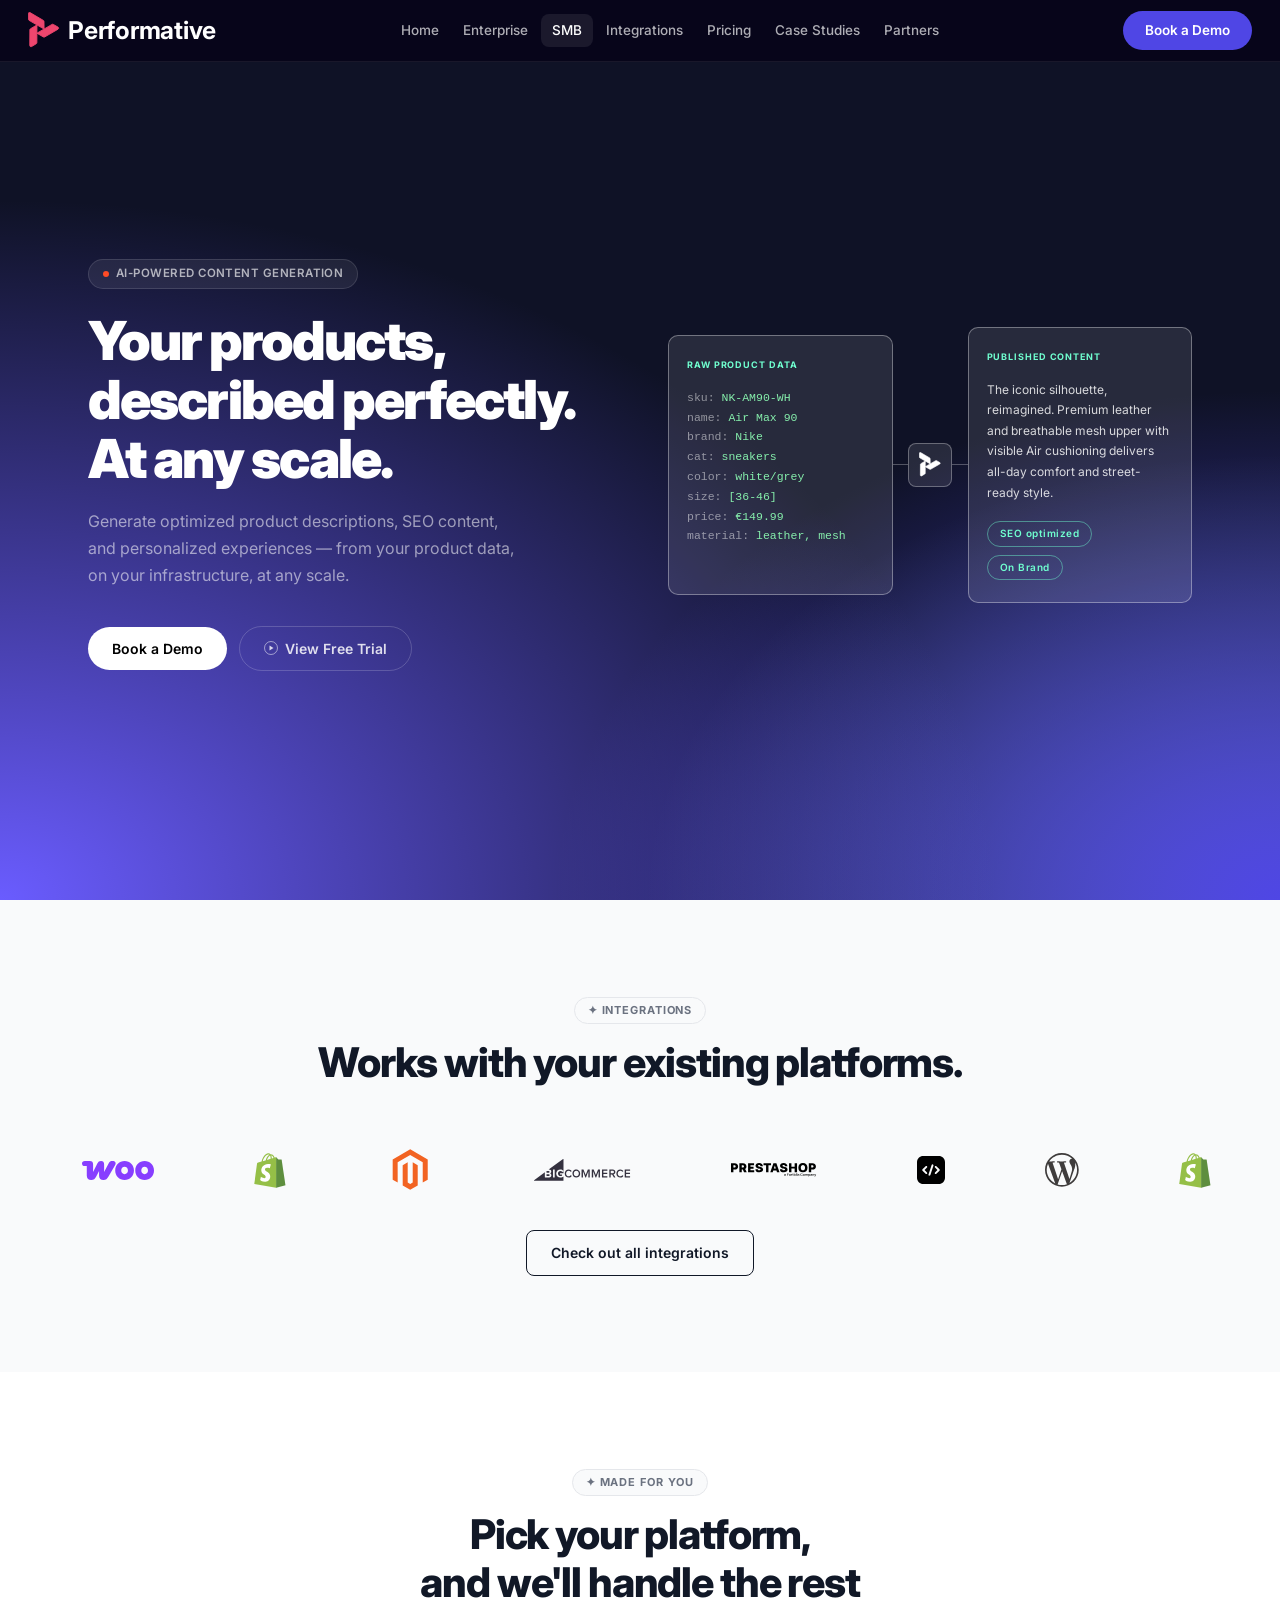
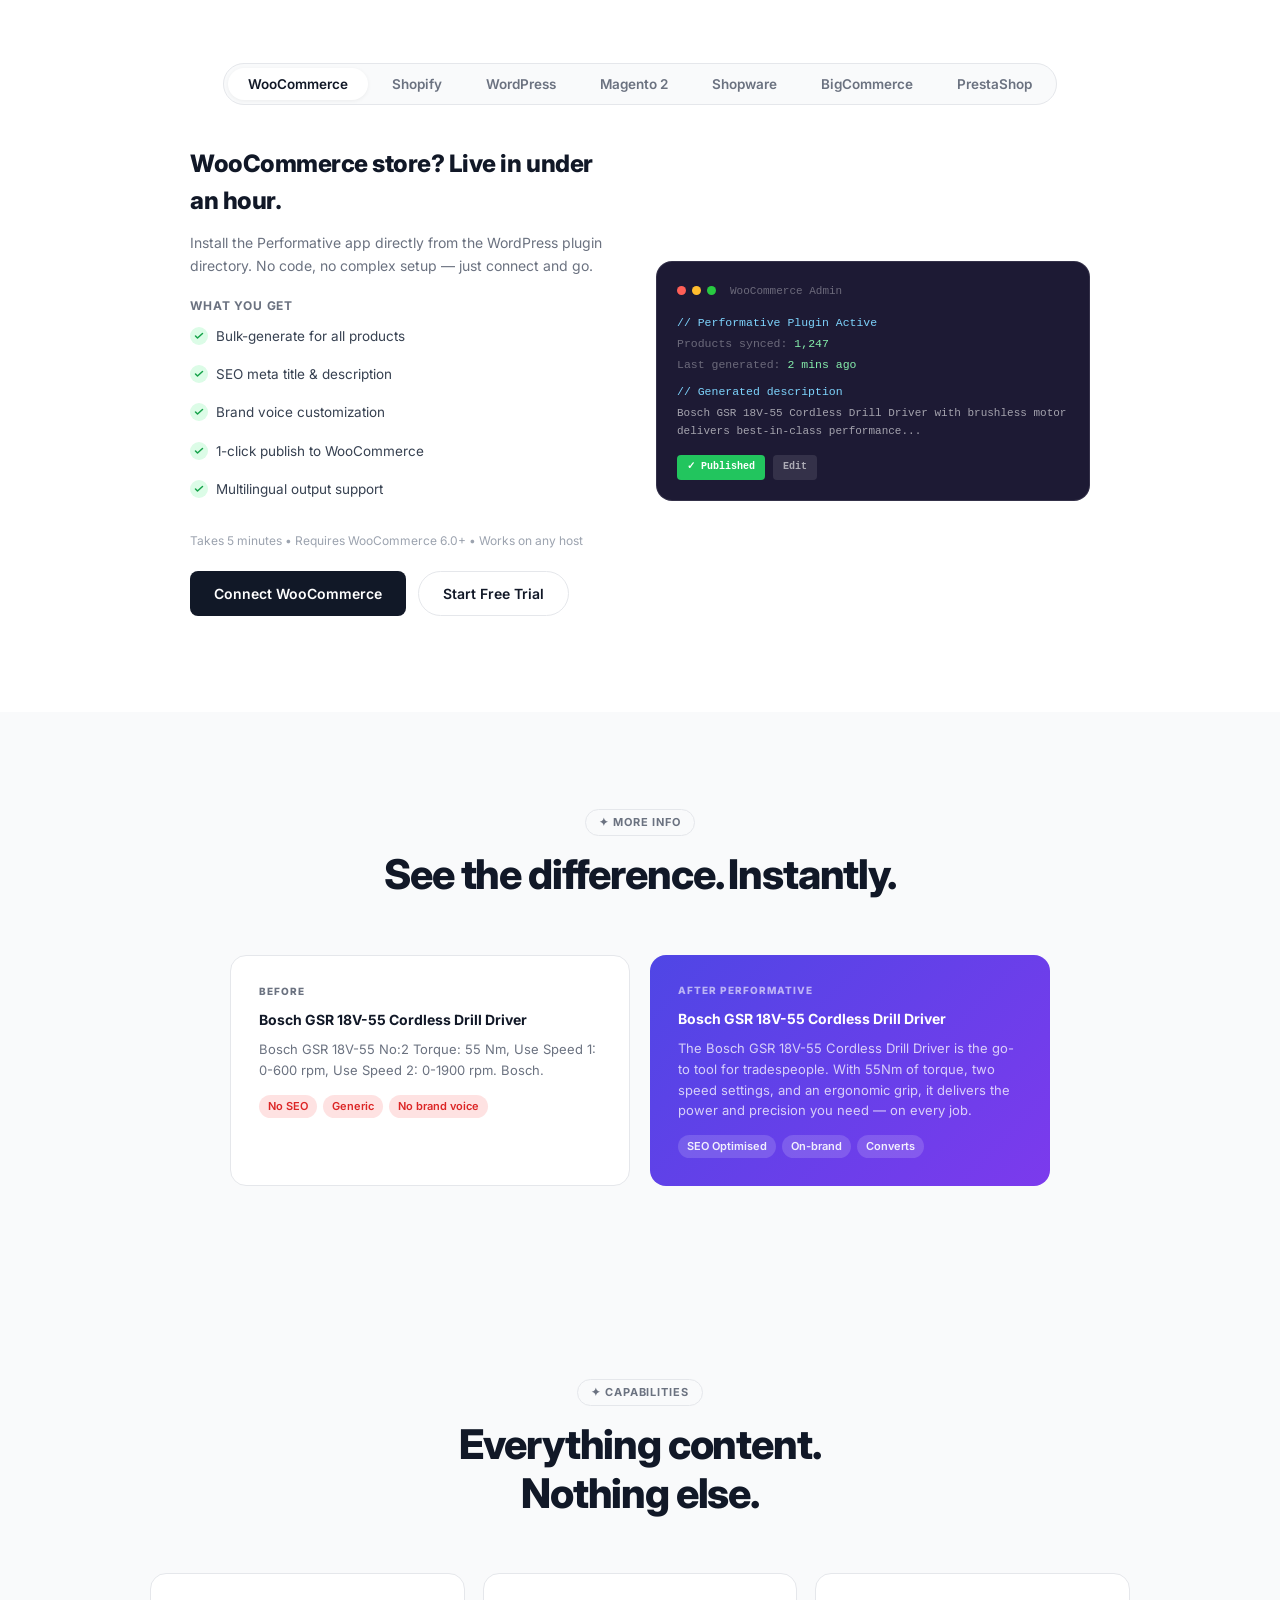
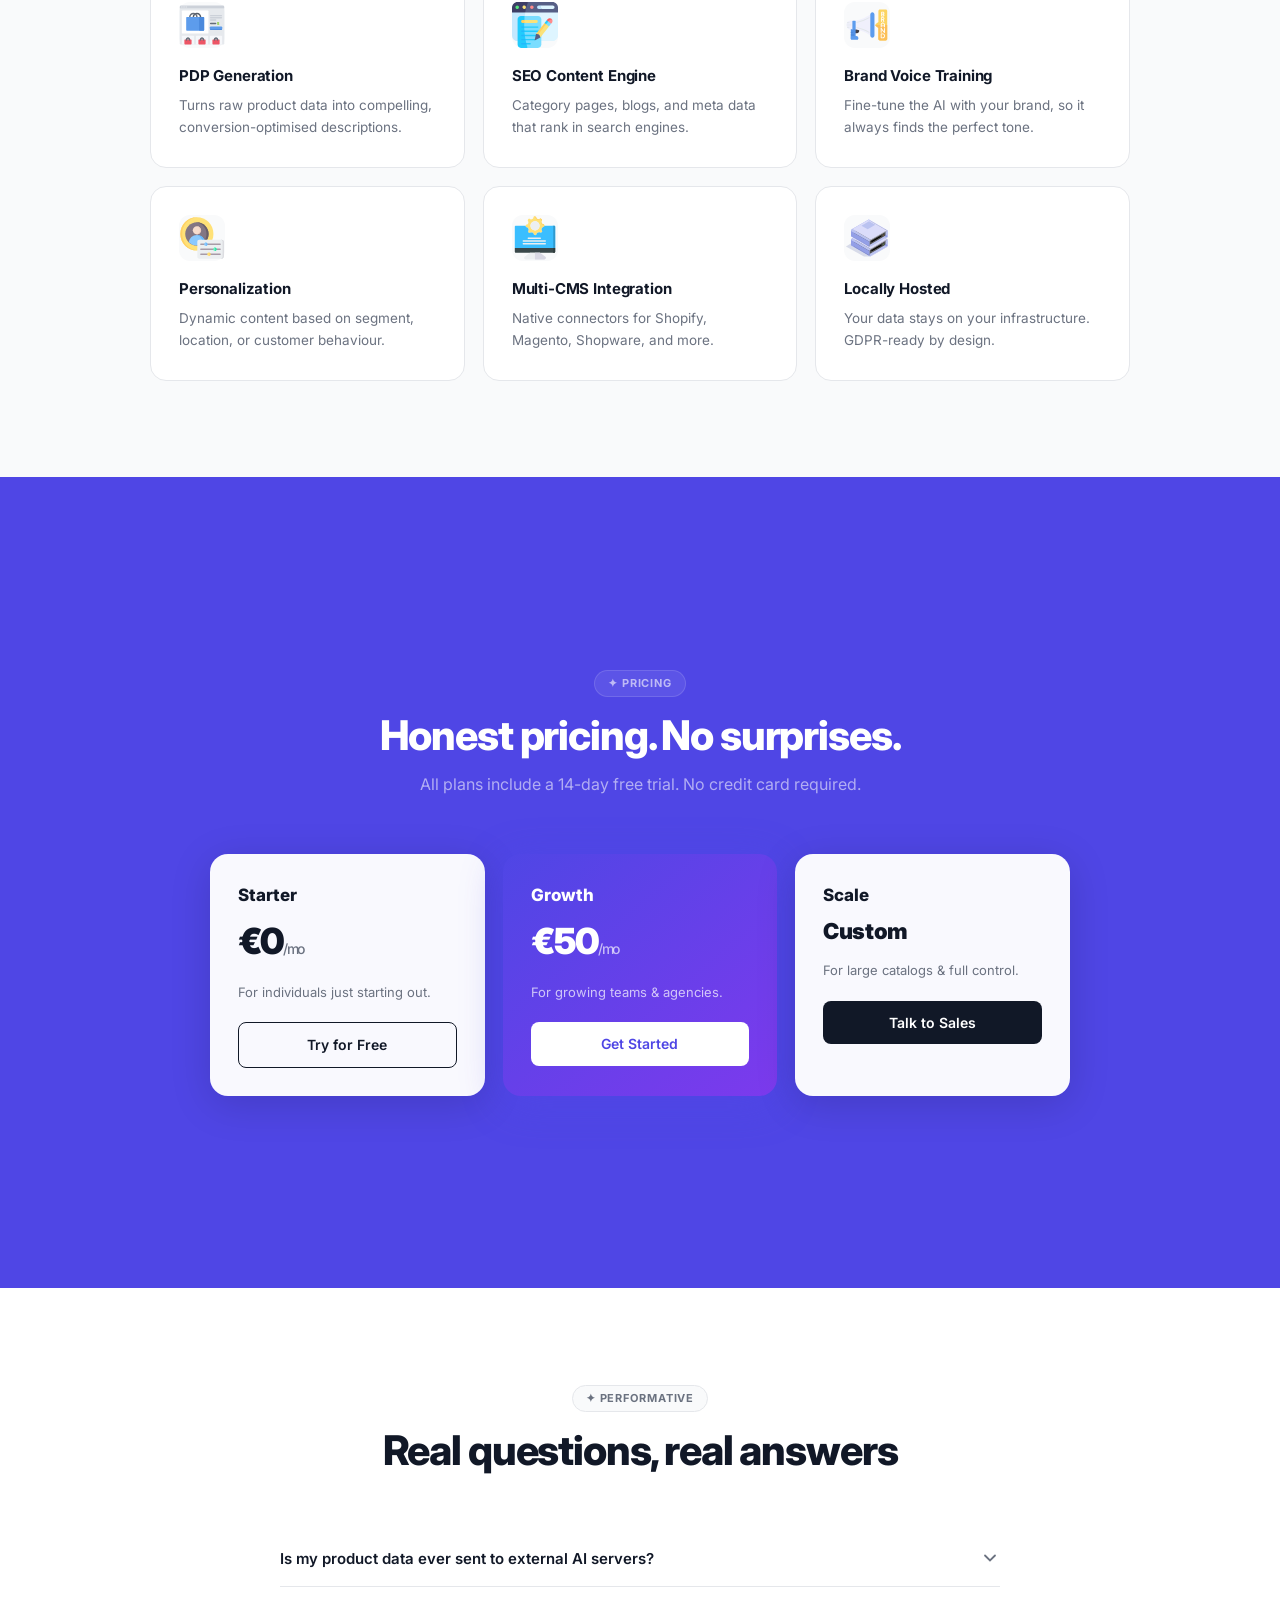
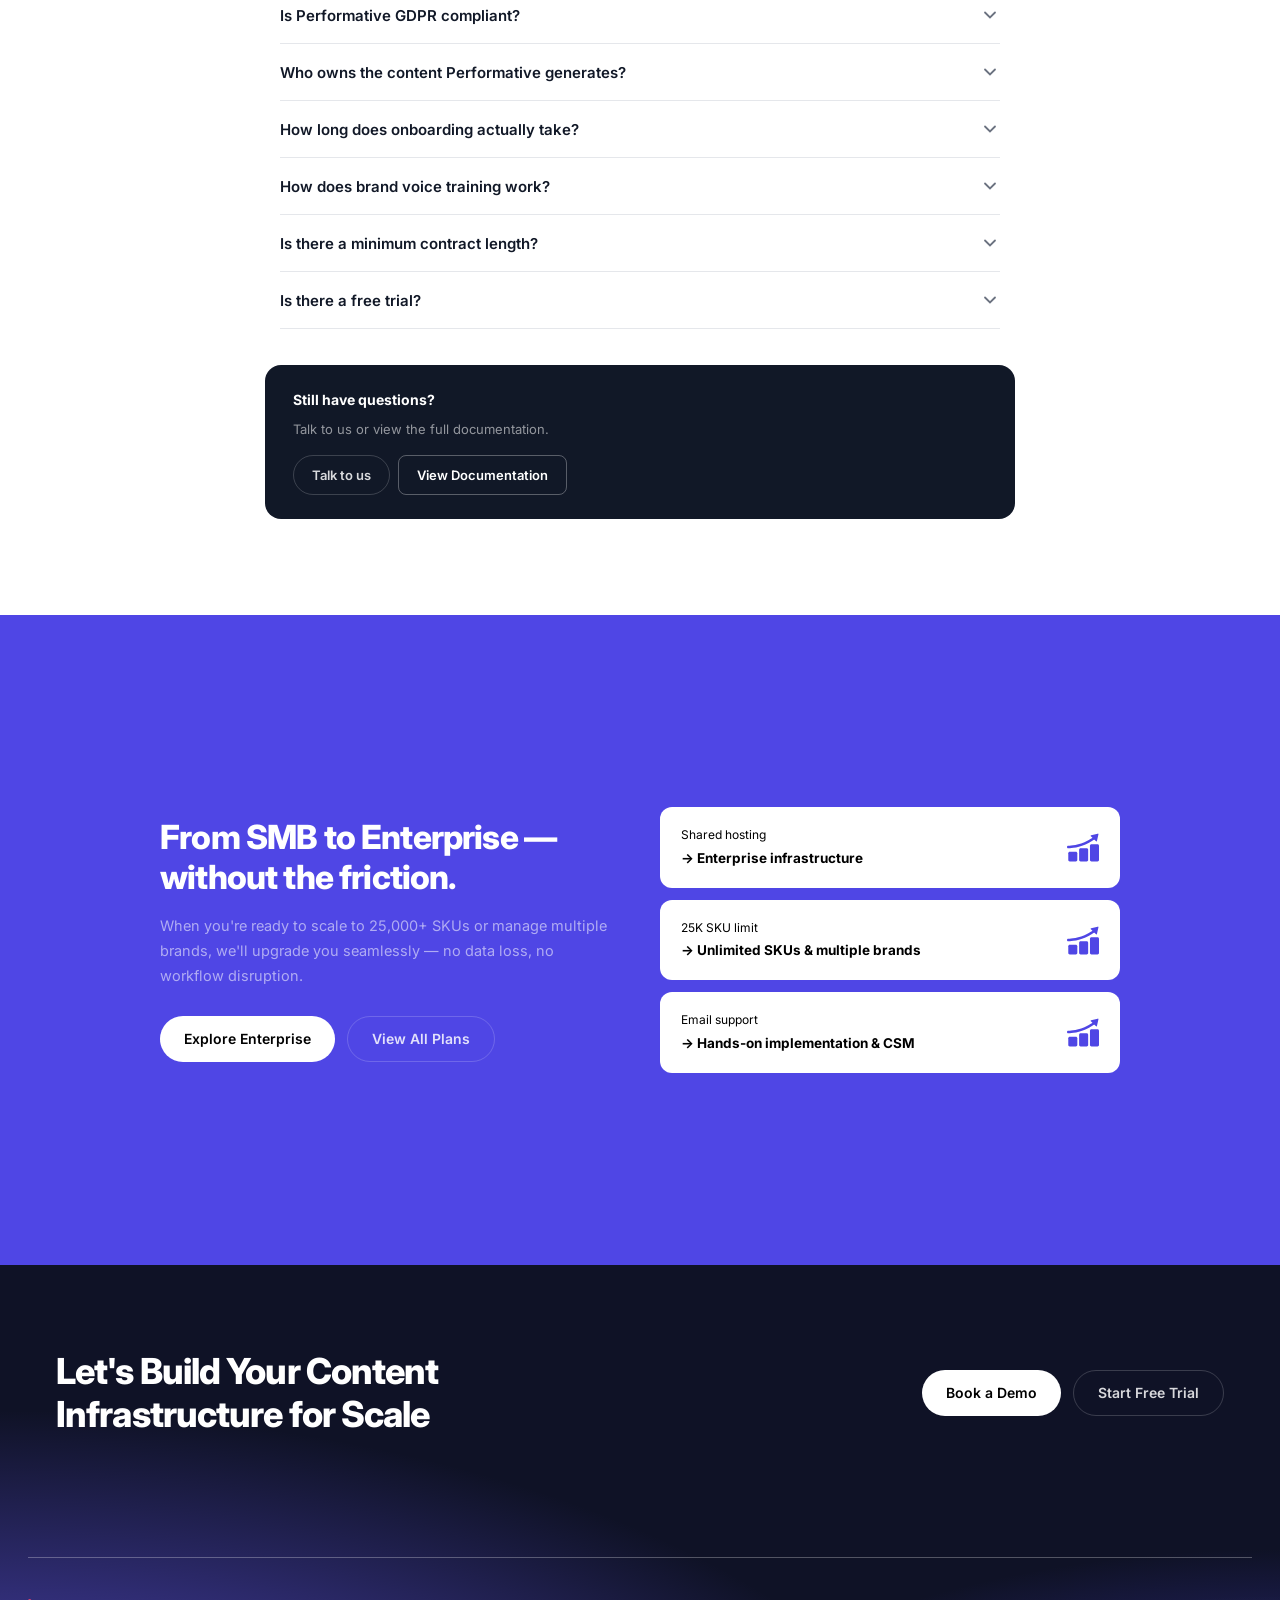
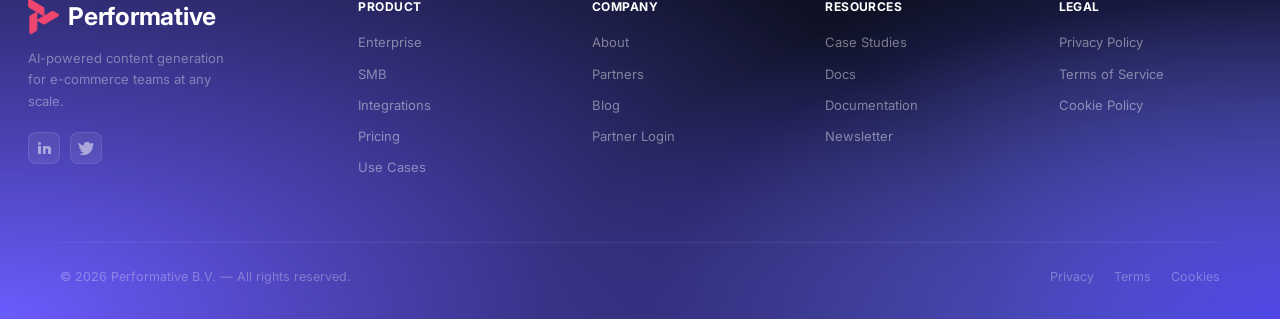
<file: smb.html>
<!doctype html>
<html lang="en">
  <head>
    <meta charset="UTF-8" />
    <meta name="viewport" content="width=device-width,initial-scale=1.0" />
    <title>SMB — Performative</title>
    <link rel="preconnect" href="https://fonts.googleapis.com" />
    <link
      href="https://fonts.googleapis.com/css2?family=Inter:wght@300;400;500;600;700;800;900&display=swap"
      rel="stylesheet"
    />
    <link rel="stylesheet" href="css/global.css" />
    <link rel="stylesheet" href="css/smb.css" />
    <link rel="stylesheet" href="css/home.css" />
  </head>
  <body>
    <!-- NAVBAR -->
    <nav class="navbar" id="navbar">
      <div class="container">
        <a href="index.html" class="nav-logo"
          ><svg
            xmlns="http://www.w3.org/2000/svg"
            width="32"
            height="36"
            viewBox="0 0 32 36"
            fill="none"
          >
            <path
              d="M8.92127 21.1957L24.057 12.389C24.2413 12.2817 24.4497 12.225 24.662 12.2243C24.8743 12.2235 25.0831 12.2789 25.2681 12.3849L29.984 15.0866C30.8086 15.559 30.8116 16.7668 29.9895 17.2435L16.6298 24.9902C16.447 25.0962 16.2402 25.1518 16.0299 25.1515C15.8196 25.1513 15.613 25.0953 15.4304 24.9889L8.92127 21.1957Z"
              fill="#EE466E"
            />
            <path
              d="M8.92127 21.1957L24.057 12.389C24.2413 12.2817 24.4497 12.225 24.662 12.2243C24.8743 12.2235 25.0831 12.2789 25.2681 12.3849L29.984 15.0866C30.8086 15.559 30.8116 16.7668 29.9895 17.2435L16.6298 24.9902C16.447 25.0962 16.2402 25.1518 16.0299 25.1515C15.8196 25.1513 15.613 25.0953 15.4304 24.9889L8.92127 21.1957Z"
              stroke="#EE466E"
              stroke-width="0.9"
              stroke-miterlimit="10"
            />
            <path
              d="M16.0907 17.1008L0.958829 8.28756C0.774553 8.18025 0.620749 8.02611 0.512435 7.84019C0.404122 7.65427 0.344999 7.44292 0.340839 7.22679L0.233904 1.71756C0.215184 0.754313 1.23569 0.138713 2.05622 0.618249L15.3901 8.41102C15.5725 8.51765 15.7244 8.67085 15.8309 8.85552C15.9375 9.04019 15.9949 9.24995 15.9975 9.4641L16.0907 17.1008Z"
              fill="#EE466E"
            />
            <path
              d="M16.0907 17.1008L0.958829 8.28756C0.774553 8.18025 0.620749 8.02611 0.512435 7.84019C0.404122 7.65427 0.344999 7.44292 0.340839 7.22679L0.233904 1.71756C0.215184 0.754313 1.23569 0.138713 2.05622 0.618249L15.3901 8.41102C15.5725 8.51765 15.7244 8.67085 15.8309 8.85552C15.9375 9.04019 15.9949 9.24995 15.9975 9.4641L16.0907 17.1008Z"
              stroke="#EE466E"
              stroke-width="0.9"
              stroke-miterlimit="10"
            />
            <path
              d="M8.94154 12.9266L8.86289 30.6786C8.86196 30.8948 8.80601 31.1071 8.70048 31.2946C8.59496 31.4822 8.44347 31.6387 8.26081 31.7489L3.60532 34.5572C2.79137 35.0482 1.76268 34.447 1.76838 33.4836L1.86045 17.8278C1.86174 17.6136 1.91783 17.4035 2.02319 17.2181C2.12854 17.0327 2.27953 16.8785 2.46125 16.7707L8.94154 12.9266Z"
              fill="#EE466E"
            />
            <path
              d="M8.94154 12.9266L8.86289 30.6786C8.86196 30.8948 8.80601 31.1071 8.70048 31.2946C8.59496 31.4822 8.44347 31.6387 8.26081 31.7489L3.60532 34.5572C2.79137 35.0482 1.76268 34.447 1.76838 33.4836L1.86045 17.8278C1.86174 17.6136 1.91783 17.4035 2.02319 17.2181C2.12854 17.0327 2.27953 16.8785 2.46125 16.7707L8.94154 12.9266Z"
              stroke="#EE466E"
              stroke-width="0.9"
            /></svg
          >Performative</a
        >
        <div class="nav-links">
          <a href="index.html">Home</a><a href="enterprise.html">Enterprise</a
          ><a href="smb.html">SMB</a><a href="integrations.html">Integrations</a
          ><a href="pricing.html">Pricing</a
          ><a href="case-studies.html">Case Studies</a
          ><a href="partner.html">Partners</a>
        </div>
        <a href="pricing.html" class="nav-cta">Book a Demo</a>
        <div class="nav-burger" id="nav-burger">
          <span></span><span></span><span></span>
        </div>
      </div>
    </nav>
    <div class="nav-mobile" id="nav-mobile">
      <a href="index.html">Home</a><a href="enterprise.html">Enterprise</a
      ><a href="smb.html">SMB</a><a href="integrations.html">Integrations</a
      ><a href="pricing.html">Pricing</a
      ><a href="case-studies.html">Case Studies</a
      ><a href="partner.html">Partners</a>
      <a href="pricing.html" class="nav-cta">Book a Demo</a>
    </div>

    <!-- HERO -->
    <section class="hero">
      <div class="hero-inner">
        <div>
          <div class="hero-eyebrow">
            <span class="hero-dot"></span>AI-Powered Content Generation
          </div>
          <h1 class="hero-title">
            Your products, described perfectly.<br />At any scale.
          </h1>
          <p class="hero-sub">
            Generate optimized product descriptions, SEO content, and
            personalized experiences — from your product data, on your
            infrastructure, at any scale.
          </p>
          <div class="hero-btns">
            <a href="pricing.html" class="btn btn-primary">Book a Demo</a>
            <a href="smb.html" class="btn btn-ghost">
              <svg width="14" height="14" viewBox="0 0 14 14" fill="none">
                <circle
                  cx="7"
                  cy="7"
                  r="6.5"
                  stroke="rgba(255,255,255,.5)"
                  stroke-width="1"
                />
                <path
                  d="M5.5 4.5L9.5 7L5.5 9.5V4.5Z"
                  fill="rgba(255,255,255,.8)"
                />
              </svg>
              View Free Trial
            </a>
          </div>
        </div>
        <div class="hero-cards">
          <!-- Left: Raw product data -->
          <div class="hero-card">
            <div class="hc-label">Raw Product Data</div>
            <div class="code-block">
              <div>
                <span class="cm">sku: </span><span class="cs">NK-AM90-WH</span>
              </div>
              <div>
                <span class="cm">name: </span><span class="cs">Air Max 90</span>
              </div>
              <div>
                <span class="cm">brand: </span><span class="cs">Nike</span>
              </div>
              <div>
                <span class="cm">cat: </span><span class="cs">sneakers</span>
              </div>
              <div>
                <span class="cm">color: </span
                ><span class="cs">white/grey</span>
              </div>
              <div>
                <span class="cm">size: </span><span class="cs">[36-46]</span>
              </div>
              <div>
                <span class="cm">price: </span><span class="cs">€149.99</span>
              </div>
              <div>
                <span class="cm">material: </span
                ><span class="cs">leather, mesh</span>
              </div>
            </div>
          </div>
          <!-- Center connector -->
          <div class="hero-connector">
            <div class="hc-line"></div>
            <div class="hc-logo-box">
              <svg
                xmlns="http://www.w3.org/2000/svg"
                width="22"
                height="25"
                viewBox="0 0 32 36"
                fill="none"
              >
                <path
                  d="M9.13757 21.1957L24.2733 12.389C24.4576 12.2817 24.666 12.225 24.8783 12.2243C25.0906 12.2235 25.2994 12.2789 25.4844 12.3849L30.2003 15.0866C31.0249 15.559 31.0279 16.7668 30.2058 17.2435L16.8461 24.9902C16.6633 25.0962 16.4565 25.1518 16.2462 25.1515C16.0359 25.1513 15.8293 25.0953 15.6467 24.9889L9.13757 21.1957Z"
                  fill="white"
                  stroke="white"
                  stroke-width="0.9"
                  stroke-miterlimit="10"
                />
                <path
                  d="M16.307 17.1008L1.17513 8.28755C0.990854 8.18024 0.83705 8.0261 0.728736 7.84018C0.620423 7.65426 0.5613 7.44291 0.55714 7.22678L0.450205 1.71755C0.431485 0.754305 1.45199 0.138705 2.27252 0.618241L15.6064 8.41101C15.7888 8.51764 15.9407 8.67085 16.0472 8.85552C16.1538 9.04018 16.2112 9.24994 16.2138 9.4641L16.307 17.1008Z"
                  fill="white"
                  stroke="white"
                  stroke-width="0.9"
                  stroke-miterlimit="10"
                />
                <path
                  d="M9.15781 12.9266L9.07915 30.6786C9.07823 30.8948 9.02227 31.107 8.91674 31.2946C8.81122 31.4822 8.65973 31.6387 8.47707 31.7489L3.82158 34.5572C3.00764 35.0482 1.97894 34.447 1.98464 33.4836L2.07671 17.8278C2.078 17.6136 2.13409 17.4034 2.23945 17.2181C2.3448 17.0327 2.49579 16.8785 2.67751 16.7707L9.15781 12.9266Z"
                  fill="white"
                  stroke="white"
                  stroke-width="0.9"
                />
              </svg>
            </div>
            <div class="hc-line"></div>
          </div>
          <!-- Right: Published content -->
          <div class="hero-card">
            <div class="hc-label">Published Content</div>
            <p class="hc-text">
              The iconic silhouette, reimagined. Premium leather and breathable
              mesh upper with visible Air cushioning delivers all-day comfort
              and street-ready style.
            </p>
            <div class="hc-tags">
              <span class="hc-tag">SEO optimized</span>
              <span class="hc-tag">On Brand</span>
            </div>
          </div>
        </div>
      </div>
    </section>

    <!-- PLATFORMS STRIP -->
    <section class="sec-platforms">
      <div class="container">
        <div class="sec-header">
          <div class="badge">✦ Integrations</div>
          <h2 class="sec-heading">Works with your existing platforms.</h2>
        </div>
        <div class="logo-strip-v">
          <div class="marquee-wrap">
            <div class="marquee-inner">
              <span class="m-logo"
                ><svg
                  xmlns="http://www.w3.org/2000/svg"
                  width="72"
                  height="19"
                  viewBox="0 0 72 19"
                  fill="none"
                >
                  <g clip-path="url(#clip0_50_701)">
                    <path
                      fill-rule="evenodd"
                      clip-rule="evenodd"
                      d="M30.3529 0C28.6667 0 27.5686 0.56 26.5882 2.44L22.1176 11.04V3.4C22.1176 1.12 21.0588 0 19.098 0C17.1373 0 16.3137 0.68 15.3333 2.6L11.098 11.04V3.48C11.098 1.04 10.1176 0 7.72549 0H2.86275C1.01961 0 0 0.88 0 2.48C0 4.08 0.980392 5.04 2.78431 5.04H4.78431V14.68C4.78431 17.4 6.58823 19 9.17647 19C11.7647 19 12.9412 17.96 14.2353 15.52L17.0588 10.12V14.68C17.0588 17.36 18.7843 19 21.4118 19C24.0392 19 25.0196 18.08 26.5098 15.52L33.0196 4.32C34.4314 1.88 33.451 0 30.3137 0C30.3137 0 30.3137 0 30.3529 0Z"
                      fill="#873EFF"
                    />
                    <path
                      fill-rule="evenodd"
                      clip-rule="evenodd"
                      d="M42.5882 0C37.2549 0 33.2157 4.04 33.2157 9.52C33.2157 15 37.2941 19 42.5882 19C47.8823 19 51.9216 14.96 51.9608 9.52C51.9608 4.04 47.8823 0 42.5882 0ZM42.5882 13.16C40.5882 13.16 39.2157 11.64 39.2157 9.52C39.2157 7.4 40.5882 5.84 42.5882 5.84C44.5882 5.84 45.9608 7.4 45.9608 9.52C45.9608 11.64 44.6274 13.16 42.5882 13.16Z"
                      fill="#873EFF"
                    />
                    <path
                      fill-rule="evenodd"
                      clip-rule="evenodd"
                      d="M62.6274 0C57.3333 0 53.2549 4.04 53.2549 9.52C53.2549 15 57.3333 19 62.6274 19C67.9216 19 72 14.96 72 9.52C72 4.08 67.9216 0 62.6274 0ZM62.6274 13.16C60.5882 13.16 59.2941 11.64 59.2941 9.52C59.2941 7.4 60.6274 5.84 62.6274 5.84C64.6274 5.84 66 7.4 66 9.52C66 11.64 64.6667 13.16 62.6274 13.16Z"
                      fill="#873EFF"
                    />
                  </g>
                  <defs>
                    <clipPath id="clip0_50_701">
                      <rect width="72" height="19" fill="white" />
                    </clipPath>
                  </defs></svg
              ></span>
              <span class="m-logo"
                ><svg
                  xmlns="http://www.w3.org/2000/svg"
                  width="32"
                  height="35"
                  viewBox="0 0 32 35"
                  fill="none"
                >
                  <g clip-path="url(#clip0_50_715)">
                    <path
                      fill-rule="evenodd"
                      clip-rule="evenodd"
                      d="M22.5177 34.382L22.4372 4.39198C22.2286 4.18998 21.8219 4.25098 21.663 4.29598L20.6039 4.61398C20.4731 4.19724 20.3035 3.7929 20.097 3.40598C19.3455 2.01598 18.2472 1.28098 16.9177 1.27898H16.9135C16.8248 1.27898 16.737 1.28698 16.6483 1.29398L16.6379 1.29498C16.5995 1.2491 16.5596 1.20441 16.5182 1.16098C15.9401 0.560979 15.1969 0.267979 14.3071 0.292979C12.5915 0.340979 10.8831 1.54298 9.49677 3.67798C8.52129 5.18098 7.78116 7.06798 7.56955 8.52898L4.19097 9.54398C3.1969 9.84698 3.16594 9.87698 3.03484 10.786C2.93677 11.474 0.334452 30.993 0.334452 30.993L22.144 34.651L22.5177 34.382ZM15.3724 1.66398C15.0823 1.47898 14.7427 1.39298 14.3401 1.40098C11.6914 1.47498 9.38116 5.48798 8.79174 8.16198L11.329 7.39998L11.7822 7.26398C12.1146 5.56598 12.9486 3.80398 14.0397 2.66998C14.4212 2.26363 14.8716 1.92341 15.3714 1.66398H15.3724ZM13.0364 6.88698L16.6782 5.79298C16.6895 4.87298 16.5863 3.51298 16.1115 2.55298C15.6057 2.75498 15.1804 3.10898 14.8748 3.42598C14.0563 4.27898 13.3884 5.57998 13.0374 6.88698H13.0364ZM17.8188 5.45098L19.5117 4.94198C19.2413 4.08998 18.5992 2.66198 17.2975 2.42198C17.7022 3.43498 17.8065 4.60798 17.8188 5.45098Z"
                      fill="#95BF47"
                    />
                    <path
                      d="M27.4044 6.62286C27.2743 6.61286 24.7535 6.57486 24.7535 6.57486C24.7535 6.57486 22.6446 4.58886 22.4361 4.38586C22.3554 4.31368 22.2531 4.26816 22.144 4.25586V34.6459L31.5943 32.3669C31.5943 32.3669 27.7378 7.07586 27.713 6.90286C27.7011 6.82939 27.6641 6.7619 27.608 6.71116C27.5519 6.66041 27.4809 6.62933 27.4044 6.62286Z"
                      fill="#5E8E3E"
                    />
                    <path
                      d="M16.9063 11.3422L15.808 15.3262C15.808 15.3262 14.5837 14.7852 13.1314 14.8742C11.0028 15.0042 10.9801 16.3072 11.0018 16.6342C11.1174 18.4142 15.9494 18.8042 16.2209 22.9772C16.4346 26.2602 14.4258 28.5072 11.5314 28.6832C8.0578 28.8962 6.14503 26.9082 6.14503 26.9082L6.88103 23.8702C6.88103 23.8702 8.80619 25.2792 10.3463 25.1842C11.3538 25.1232 11.713 24.3292 11.6769 23.7672C11.5252 21.4442 7.59019 21.5802 7.34142 17.7622C7.1329 14.5472 9.30787 11.2922 14.1089 10.9982C15.9587 10.8842 16.9063 11.3432 16.9063 11.3432"
                      fill="white"
                    />
                  </g>
                  <defs>
                    <clipPath id="clip0_50_715">
                      <rect width="32" height="35" fill="white" />
                    </clipPath>
                  </defs></svg
              ></span>
              <span class="m-logo"
                ><svg
                  xmlns="http://www.w3.org/2000/svg"
                  width="48"
                  height="48"
                  viewBox="0 0 48 48"
                  fill="none"
                >
                  <g clip-path="url(#clip0_50_740)">
                    <path
                      d="M24.224 3.2959L6.68799 13.4399V33.6639L11.68 36.5439L11.648 16.3199L24.192 9.0879L36.736 16.3199V36.5439L41.728 33.6639V13.4079L24.224 3.2959Z"
                      fill="#F26322"
                    />
                    <path
                      d="M26.72 36.5438L24.192 38.0158L21.696 36.5758V16.3198L16.672 19.1998L16.704 39.4558L24.192 43.7758L31.712 39.4558V19.1998L26.72 16.3198V36.5438Z"
                      fill="#F26322"
                    />
                  </g>
                  <defs>
                    <clipPath id="clip0_50_740">
                      <rect width="48" height="48" fill="white" />
                    </clipPath>
                  </defs></svg
              ></span>
              <span class="m-logo"
                ><svg
                  xmlns="http://www.w3.org/2000/svg"
                  width="97"
                  height="22"
                  viewBox="0 0 97 22"
                  fill="none"
                >
                  <path
                    d="M26.4419 10.472C27.9033 10.472 28.8841 11.1317 29.4847 11.9514V0.276029C29.4847 0.056116 29.2245 -0.083828 29.0443 0.0561163L14.6113 10.5919H14.9916C16.493 10.5919 17.2537 11.5515 17.2537 12.5911C17.2537 13.4108 16.8333 14.0106 16.2527 14.2705C16.1527 14.3104 16.1527 14.4504 16.2527 14.4904C16.9133 14.7703 17.3938 15.47 17.3938 16.3097C17.3938 17.5092 16.6131 18.4488 15.1117 18.4488H11.008C10.9279 18.4488 10.8479 18.3888 10.8479 18.2889V13.3308L0.0981776 21.1877C-0.0819849 21.3477 -0.00191325 21.6275 0.238303 21.6275H29.2244C29.3646 21.6275 29.4647 21.5276 29.4647 21.3876V17.4092C28.684 18.1289 27.663 18.5887 26.4219 18.5887C24.0998 18.5887 22.2181 16.9894 22.2181 14.5304C22.2381 12.0513 24.1399 10.472 26.4419 10.472ZM20.6968 18.3089C20.6968 18.3888 20.6367 18.4488 20.5566 18.4488H19.1754C19.0953 18.4488 19.0353 18.3888 19.0353 18.3089V10.7319C19.0353 10.6519 19.0953 10.5919 19.1754 10.5919H20.5566C20.6367 10.5919 20.6968 10.6519 20.6968 10.7319V18.3089Z"
                    fill="#34313F"
                  />
                  <path
                    d="M12.6896 13.7106H14.6313C15.1918 13.7106 15.5521 13.3908 15.5521 12.891C15.5521 12.4112 15.1918 12.0713 14.6313 12.0713H12.6095C12.5695 12.0713 12.5294 12.1113 12.5294 12.1513V13.5707C12.5294 13.6507 12.6095 13.7106 12.6896 13.7106Z"
                    fill="#34313F"
                  />
                  <path
                    d="M12.6896 16.9892H14.7114C15.3319 16.9892 15.7123 16.6494 15.7123 16.0896C15.7123 15.5898 15.352 15.1899 14.7114 15.1899H12.6896C12.6095 15.1899 12.5294 15.2499 12.5294 15.3499V16.8293C12.5294 16.9093 12.6095 16.9892 12.6896 16.9892Z"
                    fill="#34313F"
                  />
                  <path
                    d="M28.2234 12.8508C27.8431 12.351 27.2025 11.9512 26.4418 11.9512C25.0005 11.9512 23.9596 13.0507 23.9596 14.5301C23.9596 16.0096 25.0005 17.1091 26.4418 17.1091C27.1024 17.1091 27.723 16.8292 28.0633 16.5493C28.0833 16.5294 28.1033 16.4894 28.1033 16.4494V15.6897C28.1033 15.6297 28.0433 15.5697 27.9832 15.5697H26.2016C26.1015 15.5697 26.0415 15.4898 26.0415 15.4098V14.2902C26.0415 14.1903 26.1215 14.1303 26.2016 14.1303H29.5046V12.351L28.4436 12.9308C28.3636 12.9508 28.2635 12.9108 28.2234 12.8508Z"
                    fill="#34313F"
                  />
                  <path
                    d="M30.7257 14.5306C30.7257 12.1115 32.4673 10.4722 34.7093 10.4722C36.1706 10.4722 37.1115 11.2119 37.672 12.1115C37.712 12.1715 37.692 12.2715 37.6119 12.2914L36.7111 12.7713C36.6511 12.8112 36.571 12.7912 36.551 12.7313C36.1706 12.1315 35.47 11.6917 34.7093 11.6917C33.2079 11.6917 32.0869 12.8712 32.0869 14.5306C32.0869 16.1699 33.2079 17.3694 34.7093 17.3694C35.47 17.3694 36.1706 16.9296 36.551 16.3298C36.591 16.2699 36.6511 16.2499 36.7111 16.2899L37.6119 16.7497C37.692 16.7897 37.712 16.8696 37.672 16.9496C37.0915 17.8492 36.1506 18.6089 34.7093 18.6089C32.4673 18.5889 30.7257 16.9296 30.7257 14.5306Z"
                    fill="#34313F"
                  />
                  <path
                    d="M38.4528 14.5304C38.4528 12.5711 39.5738 11.0517 41.2553 10.6119C44.1179 9.85221 46.7402 12.5312 46.1197 15.51C45.7393 17.3492 44.278 18.6087 42.3363 18.6087C40.0542 18.5887 38.4528 16.8694 38.4528 14.5304ZM44.8385 14.5304C44.8385 12.911 43.8376 11.6915 42.3162 11.6915C40.7749 11.6915 39.794 12.911 39.794 14.5304C39.794 16.1497 40.7749 17.3692 42.3162 17.3692C43.8576 17.3692 44.8385 16.1297 44.8385 14.5304Z"
                    fill="#34313F"
                  />
                  <path
                    d="M54.3671 18.3487V12.3711L51.9849 18.3887C51.9849 18.4087 51.9449 18.4287 51.9248 18.4287H51.4244C51.4044 18.4287 51.3643 18.4087 51.3643 18.3887L48.9622 12.3711V18.3487C48.9622 18.4087 48.9221 18.4486 48.8621 18.4486H47.661C47.6009 18.4486 47.5609 18.4087 47.5609 18.3487V10.6717C47.5609 10.6118 47.6009 10.5718 47.661 10.5718H49.3826C49.4626 10.5718 49.5227 10.6118 49.5627 10.6917L51.6646 16.0896L53.7465 10.6917C53.7665 10.6118 53.8466 10.5718 53.9267 10.5718H55.6482C55.7083 10.5718 55.7483 10.6118 55.7483 10.6717V18.3487C55.7483 18.4087 55.7083 18.4486 55.6482 18.4486H54.4471C54.4271 18.4486 54.3671 18.4087 54.3671 18.3487Z"
                    fill="#34313F"
                  />
                  <path
                    d="M67.9794 18.3087V10.7317C67.9794 10.6518 68.0394 10.5918 68.1195 10.5918H73.2241C73.3042 10.5918 73.3642 10.6518 73.3642 10.7317V11.6514C73.3642 11.7313 73.3042 11.7913 73.2241 11.7913H69.5007C69.4207 11.7913 69.3606 11.8513 69.3606 11.9313V13.6706C69.3606 13.7505 69.4207 13.8105 69.5007 13.8105H73.144C73.2241 13.8105 73.2842 13.8705 73.2842 13.9505V14.8701C73.2842 14.9501 73.2241 15.01 73.144 15.01H69.5007C69.4207 15.01 69.3606 15.07 69.3606 15.15V17.0492C69.3606 17.1292 69.4207 17.1892 69.5007 17.1892H73.2241C73.3042 17.1892 73.3642 17.2491 73.3642 17.3291V18.2487C73.3642 18.3287 73.3042 18.3887 73.2241 18.3887H68.1195C68.0394 18.4487 67.9794 18.3887 67.9794 18.3087Z"
                    fill="#34313F"
                  />
                  <path
                    d="M79.7701 18.3687L78.1086 15.5698C78.0885 15.5298 78.0285 15.5098 77.9885 15.5098H76.8274C76.7473 15.5098 76.6873 15.5698 76.6873 15.6498V18.3087C76.6873 18.3887 76.6272 18.4487 76.5472 18.4487H75.4662C75.3861 18.4487 75.326 18.3887 75.326 18.3087V10.7317C75.326 10.6518 75.3861 10.5918 75.4662 10.5918H78.7892C80.3506 10.5918 81.3715 11.5914 81.3715 13.0508C81.3715 14.3503 80.5708 15.09 79.69 15.3099C79.5899 15.3299 79.5499 15.4299 79.5899 15.5298C79.9102 16.0496 80.9111 17.649 81.2914 18.2288C81.3515 18.3287 81.2914 18.4487 81.1713 18.4487H79.9102C79.8501 18.4487 79.8101 18.4287 79.7701 18.3687ZM79.9502 13.0308C79.9502 12.2711 79.3897 11.7913 78.609 11.7913H76.8474C76.7674 11.7913 76.7073 11.8513 76.7073 11.9313V14.1504C76.7073 14.2303 76.7674 14.2903 76.8474 14.2903H78.609C79.3897 14.2903 79.9502 13.8105 79.9502 13.0308Z"
                    fill="#34313F"
                  />
                  <path
                    d="M90.6998 18.3087V10.7317C90.6998 10.6518 90.7599 10.5918 90.84 10.5918H95.9646C96.0447 10.5918 96.1047 10.6518 96.1047 10.7317V11.6714C96.1047 11.7513 96.0447 11.8113 95.9646 11.8113H92.2212C92.1411 11.8113 92.0811 11.8713 92.0811 11.9513V13.7106C92.0811 13.7905 92.1411 13.8505 92.2212 13.8505H95.8645C95.9446 13.8505 96.0046 13.9105 96.0046 13.9904V14.9301C96.0046 15.01 95.9446 15.07 95.8645 15.07H92.2212C92.1411 15.07 92.0811 15.13 92.0811 15.21V17.1292C92.0811 17.2092 92.1411 17.2691 92.2212 17.2691H95.9646C96.0447 17.2691 96.1047 17.3291 96.1047 17.4091V18.3487C96.1047 18.4287 96.0447 18.4887 95.9646 18.4887H90.84C90.7599 18.4487 90.6998 18.3887 90.6998 18.3087Z"
                    fill="#34313F"
                  />
                  <path
                    d="M82.3723 14.4905C82.3723 12.0715 84.1139 10.4321 86.3559 10.4321C87.8172 10.4321 88.7581 11.1718 89.3186 12.0715C89.3586 12.1315 89.3386 12.2314 89.2585 12.2514L88.3577 12.7312C88.2977 12.7712 88.2176 12.7512 88.1976 12.6912C87.8172 12.0915 87.1166 11.6516 86.3559 11.6516C84.8546 11.6516 83.7335 12.8312 83.7335 14.4905C83.7335 16.1299 84.8546 17.3294 86.3559 17.3294C87.1166 17.3294 87.8172 16.8896 88.1976 16.2898C88.2376 16.2298 88.2977 16.2098 88.3577 16.2498L89.2585 16.7096C89.3386 16.7496 89.3586 16.8296 89.3186 16.9096C88.7381 17.8092 87.7972 18.5689 86.3559 18.5689C84.1139 18.5489 82.3723 16.9096 82.3723 14.4905Z"
                    fill="#34313F"
                  />
                  <path
                    d="M64.5763 18.3487V12.3711L62.1941 18.3887C62.1941 18.4087 62.1541 18.4287 62.1341 18.4287H61.6336C61.6136 18.4287 61.5736 18.4087 61.5736 18.3887L59.1714 12.3711V18.3487C59.1714 18.4087 59.1314 18.4486 59.0713 18.4486H57.8702C57.8102 18.4486 57.7701 18.4087 57.7701 18.3487V10.6717C57.7701 10.6118 57.8102 10.5718 57.8702 10.5718H59.5918C59.6719 10.5718 59.7319 10.6118 59.7719 10.6917L61.8738 16.0896L63.9557 10.6917C63.9757 10.6118 64.0558 10.5718 64.1359 10.5718H65.8574C65.9175 10.5718 65.9575 10.6118 65.9575 10.6717V18.3487C65.9575 18.4087 65.9175 18.4486 65.8574 18.4486H64.6564C64.6163 18.4486 64.5763 18.4087 64.5763 18.3487Z"
                    fill="#34313F"
                  /></svg
              ></span>
              <span class="m-logo"
                ><svg
                  xmlns="http://www.w3.org/2000/svg"
                  width="86"
                  height="14"
                  viewBox="0 0 86 14"
                  fill="none"
                >
                  <path
                    d="M56.0974 10.4346H57.7912V10.802H56.5064V11.4611H57.7007V11.8285H56.5064V12.8154H56.0974V10.4346Z"
                    fill="black"
                  />
                  <path
                    d="M58.4534 12.7434C58.3159 12.6606 58.2073 12.5453 58.1349 12.3976C58.0589 12.2499 58.0227 12.0843 58.0227 11.897C58.0227 11.7024 58.0625 11.5368 58.1421 11.3963C58.2218 11.2558 58.334 11.1477 58.4751 11.0721C58.6163 11.0001 58.7755 10.9604 58.9528 10.9604C59.141 10.9604 59.3075 11.0001 59.4487 11.0829C59.5898 11.1658 59.6948 11.2774 59.7708 11.4179C59.8468 11.5584 59.883 11.7205 59.883 11.897C59.883 12.0987 59.8432 12.2716 59.7635 12.4192C59.6839 12.5633 59.5753 12.675 59.4342 12.7506C59.293 12.8262 59.1338 12.8659 58.9528 12.8659C58.7574 12.8659 58.5909 12.8262 58.4534 12.7434ZM59.2279 12.448C59.3075 12.394 59.3654 12.322 59.4089 12.2283C59.4487 12.1347 59.4704 12.0266 59.4704 11.9042C59.4704 11.7241 59.4233 11.58 59.3292 11.4719C59.2351 11.3639 59.1085 11.3098 58.9528 11.3098C58.8479 11.3098 58.7574 11.3351 58.6778 11.3819C58.5982 11.4323 58.5403 11.5007 58.4968 11.5908C58.4534 11.6808 58.4353 11.7853 58.4353 11.9042C58.4353 12.0374 58.457 12.1491 58.5004 12.2427C58.5439 12.3364 58.6054 12.4084 58.685 12.4589C58.7646 12.5093 58.8515 12.5345 58.9528 12.5345C59.0578 12.5273 59.1483 12.4985 59.2279 12.448Z"
                    fill="black"
                  />
                  <path
                    d="M60.1943 11.0146H60.5164L60.5671 11.3712C60.625 11.2451 60.7082 11.1515 60.8132 11.0902C60.9181 11.0254 61.0448 10.9966 61.1968 10.9966H61.2656V11.3928H61.1968C61.0086 11.3928 60.8602 11.4396 60.7553 11.5369C60.6503 11.6305 60.596 11.7638 60.596 11.9331V12.8264H60.1907V11.0146H60.1943Z"
                    fill="black"
                  />
                  <path
                    d="M61.8917 12.6789C61.7868 12.5853 61.7361 12.4484 61.7361 12.2683V11.357H61.4176V11.0149H61.7361V10.3989H62.1414V11.0149H62.6083V11.357H62.1414V12.2431C62.1414 12.3188 62.1595 12.38 62.1993 12.4196C62.2392 12.4592 62.2934 12.4808 62.3694 12.4808H62.5721V12.823H62.3441C62.1451 12.8194 61.9931 12.7726 61.8917 12.6789Z"
                    fill="black"
                  />
                  <path
                    d="M62.9195 10.6979C62.8688 10.6475 62.8435 10.5863 62.8435 10.5142C62.8435 10.4422 62.8688 10.381 62.9195 10.3305C62.9702 10.2801 63.0317 10.2549 63.1041 10.2549C63.1765 10.2549 63.238 10.2801 63.2887 10.3305C63.3393 10.381 63.3647 10.4422 63.3647 10.5178C63.3647 10.5935 63.3393 10.6511 63.2923 10.7015C63.2416 10.7519 63.1801 10.7772 63.1041 10.7772C63.0317 10.7736 62.9702 10.7483 62.9195 10.6979ZM62.9014 11.0149H63.3068V12.8195H62.9014V11.0149Z"
                    fill="black"
                  />
                  <path
                    d="M64.0233 12.7434C63.8967 12.6606 63.7953 12.5489 63.723 12.4013C63.6506 12.2536 63.6144 12.0915 63.6144 11.9042C63.6144 11.7205 63.6506 11.5548 63.7193 11.4107C63.7917 11.2667 63.8894 11.155 64.0125 11.0758C64.1392 10.9965 64.2803 10.9569 64.4396 10.9569C64.5662 10.9569 64.6784 10.9821 64.7834 11.0289C64.8847 11.0758 64.968 11.1442 65.0331 11.2306V10.2617H65.4421V12.8155H65.1163L65.0801 12.4985C65.0259 12.6138 64.9426 12.7002 64.834 12.7651C64.7255 12.8299 64.5988 12.8623 64.454 12.8623C64.2984 12.8659 64.1536 12.8263 64.0233 12.7434ZM64.7942 12.4517C64.8702 12.4013 64.9318 12.3256 64.9716 12.232C65.015 12.1383 65.0367 12.0267 65.0367 11.9042C65.0367 11.7853 65.015 11.6809 64.9716 11.5908C64.9281 11.4972 64.8702 11.4287 64.7979 11.3747C64.7219 11.3243 64.6386 11.2991 64.5409 11.2991C64.4396 11.2991 64.3527 11.3243 64.2767 11.3783C64.2007 11.4287 64.1392 11.5008 64.0957 11.5944C64.0523 11.6881 64.0306 11.7925 64.0306 11.9114C64.0306 12.0339 64.0523 12.1419 64.0957 12.2356C64.1392 12.3292 64.1971 12.4013 64.2731 12.4553C64.3491 12.5057 64.4323 12.5345 64.53 12.5345C64.6314 12.5309 64.7182 12.5021 64.7942 12.4517Z"
                    fill="black"
                  />
                  <path
                    d="M65.88 10.6979C65.8293 10.6475 65.804 10.5863 65.804 10.5142C65.804 10.4422 65.8293 10.381 65.88 10.3305C65.9306 10.2801 65.9922 10.2549 66.0645 10.2549C66.1369 10.2549 66.1984 10.2801 66.2491 10.3305C66.2998 10.381 66.3251 10.4422 66.3251 10.5178C66.3251 10.5935 66.2998 10.6511 66.2527 10.7015C66.2021 10.7519 66.1405 10.7772 66.0645 10.7772C65.9922 10.7736 65.9306 10.7483 65.88 10.6979ZM65.8619 11.0149H66.2672V12.8195H65.8619V11.0149Z"
                    fill="black"
                  />
                  <path
                    d="M66.7667 12.7146C66.6437 12.6209 66.5822 12.4877 66.5822 12.3148C66.5858 12.1851 66.622 12.0843 66.698 12.005C66.7704 11.9294 66.8645 11.8753 66.9766 11.8429C67.0888 11.8105 67.2155 11.7853 67.3639 11.7673C67.4037 11.7637 67.4399 11.7565 67.4761 11.7529C67.563 11.7421 67.6317 11.7349 67.6788 11.7205C67.7294 11.7097 67.7656 11.6916 67.7946 11.67C67.8235 11.6484 67.838 11.6196 67.838 11.58C67.838 11.5224 67.8235 11.4719 67.7946 11.4251C67.7656 11.3783 67.7222 11.3459 67.6679 11.3206C67.61 11.2954 67.5449 11.2846 67.4689 11.2846C67.3494 11.2846 67.2517 11.3134 67.1721 11.3747C67.0925 11.4323 67.0454 11.5115 67.0309 11.6016H66.6256C66.6364 11.4755 66.6799 11.3639 66.7559 11.2666C66.8319 11.1694 66.9296 11.0901 67.0563 11.0397C67.1793 10.9857 67.3205 10.9604 67.4725 10.9604C67.6353 10.9604 67.7729 10.9857 67.8851 11.0397C68.0009 11.0937 68.0841 11.1694 68.1456 11.2666C68.2035 11.3639 68.2361 11.4791 68.2361 11.6052V12.4228C68.2361 12.4516 68.2434 12.4697 68.2578 12.4841C68.2723 12.4949 68.294 12.5021 68.323 12.5021H68.4171V12.8154H68.2253C68.1348 12.8154 68.0588 12.7974 68.0045 12.7614C67.9502 12.7254 67.914 12.6714 67.8959 12.6065C67.8887 12.5885 67.8851 12.5705 67.8814 12.5489C67.8272 12.6462 67.7475 12.7218 67.6462 12.7758C67.5449 12.8298 67.4182 12.8551 67.2662 12.8551C67.0599 12.8587 66.8934 12.8082 66.7667 12.7146ZM67.7005 12.43C67.791 12.3544 67.8344 12.2607 67.8344 12.1455V11.8897C67.8091 11.9294 67.7692 11.9618 67.7113 11.9834C67.6534 12.005 67.5774 12.023 67.4833 12.0338L67.4037 12.0446C67.3096 12.0554 67.2336 12.0698 67.1757 12.0843C67.1214 12.0987 67.0744 12.1239 67.0382 12.1563C67.002 12.1887 66.9839 12.2355 66.9839 12.2932C66.9839 12.3724 67.0165 12.4336 67.078 12.4805C67.1395 12.5237 67.23 12.5453 67.3494 12.5453C67.4942 12.5453 67.61 12.5057 67.7005 12.43Z"
                    fill="black"
                  />
                  <path
                    d="M53.249 12.7146C53.126 12.6209 53.0645 12.4877 53.0645 12.3148C53.0681 12.1851 53.1043 12.0843 53.1803 12.005C53.2527 11.9294 53.3468 11.8753 53.4589 11.8429C53.5711 11.8105 53.6978 11.7853 53.8462 11.7673C53.886 11.7637 53.9222 11.7565 53.9584 11.7529C54.0453 11.7421 54.114 11.7349 54.1611 11.7205C54.2081 11.706 54.2479 11.6916 54.2769 11.67C54.3058 11.6484 54.3203 11.6196 54.3203 11.58C54.3203 11.5224 54.3058 11.4719 54.2769 11.4251C54.2479 11.3783 54.2045 11.3459 54.1502 11.3206C54.0923 11.2954 54.0272 11.2846 53.9512 11.2846C53.8317 11.2846 53.734 11.3134 53.6544 11.3747C53.5748 11.4323 53.5277 11.5115 53.5132 11.6016H53.1079C53.1187 11.4755 53.1622 11.3639 53.2382 11.2666C53.3142 11.1694 53.4119 11.0901 53.5386 11.0397C53.6616 10.9857 53.8028 10.9604 53.9548 10.9604C54.1176 10.9604 54.2552 10.9857 54.3674 11.0397C54.4832 11.0937 54.5664 11.1694 54.6279 11.2666C54.6858 11.3639 54.7184 11.4791 54.7184 11.6052V12.4228C54.7184 12.4516 54.7257 12.4697 54.7401 12.4841C54.7546 12.4949 54.7763 12.5021 54.8053 12.5021H54.8994V12.8154H54.7076C54.6171 12.8154 54.5411 12.7974 54.4868 12.7614C54.4325 12.7254 54.3963 12.6714 54.3782 12.6065C54.371 12.5885 54.3674 12.5705 54.3637 12.5489C54.3095 12.6462 54.2298 12.7218 54.1285 12.7758C54.0272 12.8298 53.9005 12.8551 53.7485 12.8551C53.5386 12.8587 53.3721 12.8082 53.249 12.7146ZM54.1828 12.43C54.2733 12.3544 54.3167 12.2607 54.3167 12.1455V11.8897C54.2914 11.9294 54.2515 11.9618 54.1936 11.9834C54.1357 12.005 54.0597 12.023 53.9656 12.0338L53.886 12.0446C53.7919 12.0554 53.7159 12.0698 53.658 12.0843C53.6037 12.0987 53.5567 12.1239 53.5205 12.1563C53.4843 12.1887 53.4662 12.2355 53.4662 12.2932C53.4662 12.3724 53.4988 12.4336 53.5603 12.4805C53.6218 12.5237 53.7123 12.5453 53.8317 12.5453C53.9765 12.5453 54.0923 12.5057 54.1828 12.43Z"
                    fill="black"
                  />
                  <path
                    d="M69.9334 12.7111C69.7525 12.6067 69.6113 12.4626 69.5136 12.2717C69.4159 12.0808 69.3652 11.8647 69.3652 11.6197C69.3652 11.382 69.4123 11.1695 69.51 10.9822C69.6077 10.7949 69.7452 10.6508 69.9298 10.5428C70.1108 10.4383 70.3243 10.3843 70.5704 10.3843C70.8817 10.3843 71.1386 10.4707 71.3413 10.64C71.544 10.8093 71.6707 11.047 71.7249 11.3532H71.3051C71.2653 11.1659 71.1821 11.0218 71.0518 10.9138C70.9215 10.8057 70.7622 10.7553 70.574 10.7553C70.4148 10.7553 70.2773 10.7913 70.1578 10.8597C70.042 10.9318 69.9515 11.029 69.8864 11.1623C69.8213 11.292 69.7923 11.4468 69.7923 11.6197C69.7923 11.7998 69.8249 11.9547 69.8864 12.088C69.9479 12.2213 70.0384 12.3221 70.1578 12.3942C70.2773 12.4662 70.4148 12.4986 70.574 12.4986C70.7659 12.4986 70.9251 12.4446 71.0554 12.3401C71.1857 12.2357 71.2689 12.088 71.3051 11.8971H71.7249C71.6707 12.2069 71.544 12.4446 71.3413 12.6139C71.1423 12.7832 70.8853 12.866 70.5704 12.866C70.3279 12.866 70.118 12.8156 69.9334 12.7111Z"
                    fill="black"
                  />
                  <path
                    d="M72.4054 12.7434C72.2679 12.6606 72.1593 12.5453 72.0869 12.3976C72.0109 12.2499 71.9747 12.0843 71.9747 11.897C71.9747 11.7024 72.0145 11.5368 72.0942 11.3963C72.1738 11.2558 72.286 11.1477 72.4271 11.0721C72.5683 11.0001 72.7275 10.9604 72.9049 10.9604C73.0931 10.9604 73.2595 11.0001 73.4007 11.0829C73.5418 11.1658 73.6468 11.2774 73.7228 11.4179C73.7988 11.5584 73.835 11.7205 73.835 11.897C73.835 12.0987 73.7952 12.2716 73.7156 12.4192C73.6359 12.5633 73.5274 12.675 73.3862 12.7506C73.2451 12.8262 73.0858 12.8659 72.9049 12.8659C72.713 12.8659 72.5429 12.8262 72.4054 12.7434ZM73.1799 12.448C73.2595 12.394 73.3174 12.322 73.3609 12.2283C73.4007 12.1347 73.4224 12.0266 73.4224 11.9042C73.4224 11.7241 73.3754 11.58 73.2813 11.4719C73.1872 11.3639 73.0605 11.3098 72.9049 11.3098C72.7999 11.3098 72.7094 11.3351 72.6298 11.3819C72.5502 11.4323 72.4923 11.5007 72.4488 11.5908C72.4054 11.6808 72.3873 11.7853 72.3873 11.9042C72.3873 12.0374 72.409 12.1491 72.4525 12.2427C72.4959 12.3364 72.5574 12.4084 72.637 12.4589C72.7167 12.5093 72.8035 12.5345 72.9049 12.5345C73.0098 12.5273 73.1003 12.4985 73.1799 12.448Z"
                    fill="black"
                  />
                  <path
                    d="M74.1462 11.0148H74.4683L74.5008 11.2705C74.5587 11.1769 74.6384 11.1048 74.7469 11.0472C74.8555 10.9932 74.9749 10.9644 75.1052 10.9644C75.2319 10.9644 75.3441 10.9932 75.4418 11.0508C75.5359 11.1084 75.6083 11.1913 75.659 11.3029C75.7169 11.2021 75.8001 11.1228 75.9087 11.058C76.0209 10.9968 76.1439 10.9644 76.2851 10.9644C76.4081 10.9644 76.5167 10.9932 76.6108 11.0472C76.7049 11.1012 76.7773 11.1805 76.828 11.2777C76.8786 11.375 76.904 11.4902 76.904 11.6235V12.823H76.4986V11.6415C76.4986 11.5407 76.4697 11.4614 76.4118 11.4002C76.3539 11.339 76.2778 11.3101 76.1801 11.3101C76.0897 11.3101 76.01 11.3282 75.9413 11.3642C75.8725 11.4002 75.8182 11.4506 75.782 11.5155C75.7458 11.5803 75.7241 11.6523 75.7241 11.7316V12.8266H75.3188V11.6451C75.3188 11.5443 75.2898 11.465 75.2319 11.4038C75.174 11.3426 75.098 11.3137 75.0003 11.3137C74.9098 11.3137 74.8302 11.3318 74.7614 11.3678C74.6926 11.4038 74.6384 11.4542 74.6022 11.5191C74.566 11.5839 74.5443 11.6559 74.5443 11.7352V12.8302H74.1389V11.0148H74.1462Z"
                    fill="black"
                  />
                  <path
                    d="M77.2948 11.0148H77.6206L77.6568 11.3101C77.7183 11.2021 77.8051 11.1192 77.9173 11.058C78.0295 10.9968 78.1598 10.9644 78.301 10.9644C78.4566 10.9644 78.5977 11.004 78.7208 11.0832C78.8475 11.1625 78.9452 11.2741 79.0139 11.4182C79.0827 11.5623 79.1189 11.728 79.1189 11.9117C79.1189 12.099 79.0827 12.2647 79.0139 12.4123C78.9452 12.56 78.8475 12.6717 78.7208 12.7545C78.5941 12.8338 78.453 12.877 78.2973 12.877C78.1671 12.877 78.0512 12.8518 77.9463 12.7977C77.8413 12.7473 77.7581 12.6717 77.6966 12.5816V13.5109H77.2876V11.0148H77.2948ZM78.4711 12.452C78.5471 12.4015 78.605 12.3259 78.6484 12.2322C78.6918 12.1386 78.7136 12.0305 78.7136 11.9081C78.7136 11.7892 78.6918 11.6847 78.6484 11.5947C78.605 11.501 78.5471 11.4326 78.4711 11.3786C78.3951 11.3282 78.3082 11.3029 78.2105 11.3029C78.1092 11.3029 78.0223 11.3282 77.9463 11.3786C77.8703 11.429 77.8124 11.501 77.769 11.5911C77.7255 11.6811 77.7038 11.782 77.7038 11.9009C77.7038 12.0269 77.7255 12.135 77.769 12.2286C77.8124 12.3223 77.8739 12.3979 77.9499 12.452C78.0259 12.506 78.1164 12.5348 78.2141 12.5348C78.3082 12.5312 78.3951 12.5024 78.4711 12.452Z"
                    fill="black"
                  />
                  <path
                    d="M79.5315 12.7146C79.4085 12.6209 79.3469 12.4877 79.3469 12.3148C79.3505 12.1851 79.3867 12.0843 79.4627 12.005C79.5351 11.9294 79.6292 11.8753 79.7414 11.8429C79.8536 11.8105 79.9803 11.7853 80.1287 11.7673C80.1685 11.7637 80.2047 11.7565 80.2409 11.7529C80.3277 11.7421 80.3965 11.7349 80.4435 11.7205C80.4906 11.706 80.5304 11.6916 80.5593 11.67C80.5883 11.6484 80.6028 11.6196 80.6028 11.58C80.6028 11.5224 80.5883 11.4719 80.5593 11.4251C80.5304 11.3783 80.487 11.3459 80.4327 11.3206C80.3748 11.2954 80.3096 11.2846 80.2336 11.2846C80.1142 11.2846 80.0165 11.3134 79.9369 11.3747C79.8572 11.4323 79.8102 11.5115 79.7957 11.6016H79.3904C79.4012 11.4755 79.4446 11.3639 79.5206 11.2666C79.5966 11.1694 79.6944 11.0901 79.821 11.0397C79.9441 10.9857 80.0852 10.9604 80.2372 10.9604C80.4001 10.9604 80.5376 10.9857 80.6498 11.0397C80.7656 11.0937 80.8489 11.1694 80.9104 11.2666C80.9683 11.3639 81.0009 11.4791 81.0009 11.6052V12.4228C81.0009 12.4516 81.0081 12.4697 81.0226 12.4841C81.0371 12.4949 81.0588 12.5021 81.0878 12.5021H81.1819V12.8154H80.99C80.8996 12.8154 80.8236 12.7974 80.7693 12.7614C80.715 12.7254 80.6788 12.6714 80.6607 12.6065C80.6534 12.5885 80.6498 12.5705 80.6462 12.5489C80.5919 12.6462 80.5123 12.7218 80.411 12.7758C80.3096 12.8298 80.183 12.8551 80.031 12.8551C79.8247 12.8587 79.6582 12.8082 79.5315 12.7146ZM80.4689 12.43C80.5593 12.3544 80.6028 12.2607 80.6028 12.1455V11.8897C80.5775 11.9294 80.5376 11.9618 80.4797 11.9834C80.4218 12.005 80.3458 12.023 80.2517 12.0338L80.1721 12.0446C80.078 12.0554 80.002 12.0698 79.9441 12.0843C79.8898 12.0987 79.8428 12.1239 79.8066 12.1563C79.7704 12.1887 79.7523 12.2355 79.7523 12.2932C79.7523 12.3724 79.7848 12.4336 79.8464 12.4805C79.9079 12.5237 79.9984 12.5453 80.1178 12.5453C80.2626 12.5453 80.3784 12.5057 80.4689 12.43Z"
                    fill="black"
                  />
                  <path
                    d="M81.4497 11.0148H81.7718L81.808 11.2813C81.8659 11.1841 81.9491 11.1048 82.0541 11.0508C82.1626 10.9932 82.2821 10.9644 82.416 10.9644C82.6114 10.9644 82.767 11.0256 82.8865 11.1445C83.0023 11.2633 83.0602 11.4254 83.0602 11.6235V12.8193H82.6512V11.6415C82.6512 11.5407 82.6187 11.4614 82.5571 11.4002C82.492 11.339 82.4051 11.3101 82.2929 11.3101C82.2097 11.3101 82.1337 11.3282 82.0649 11.3642C81.9962 11.4002 81.9455 11.4506 81.9093 11.5155C81.8731 11.5803 81.8514 11.6487 81.8514 11.7316V12.823H81.446V11.0148H81.4497Z"
                    fill="black"
                  />
                  <path
                    d="M83.3606 13.1612H83.6936C83.766 13.1612 83.8239 13.1504 83.8673 13.1252C83.9107 13.1 83.9397 13.064 83.9614 13.0135L84.0302 12.8226H83.9578L83.2375 11.0181H83.6719L84.193 12.3868L84.7033 11.0181H85.1231L84.3342 13.1324C84.3016 13.2152 84.2582 13.2837 84.2039 13.3377C84.1496 13.3917 84.0808 13.4314 83.994 13.4602C83.9107 13.489 83.8094 13.5034 83.6936 13.5034H83.3606V13.1612Z"
                    fill="black"
                  />
                  <path
                    d="M0 0.162109H3.48527C5.98612 0.162109 7.11893 1.88743 7.11893 3.38584C7.11893 4.88064 5.98612 6.60956 3.48527 6.60956H2.39228V9.20655H0V0.162109ZM3.25002 4.56727C4.20549 4.56727 4.65789 3.99456 4.65789 3.38584C4.65789 2.77351 4.20549 2.2044 3.25002 2.2044H2.39228V4.57087H3.25002V4.56727Z"
                    fill="black"
                  />
                  <path
                    d="M8.35669 0.162109H11.8275C14.3283 0.162109 15.4358 1.88743 15.4358 3.38584C15.4358 4.31153 15.0124 5.30206 14.1257 5.9432L15.7507 9.20655H13.058L11.7985 6.60596H10.749V9.20295H8.35669V0.162109ZM11.5416 4.56727C12.5115 4.56727 12.9748 3.99456 12.9748 3.38584C12.9748 2.77351 12.5115 2.2044 11.5416 2.2044H10.749V4.57087H11.5416V4.56727Z"
                    fill="black"
                  />
                  <path
                    d="M17.0681 0.162109H23.0651V2.13236H19.4568V3.67039H22.5476V5.64064H19.4604V7.23269H23.2171V9.20295H17.0681V0.162109Z"
                    fill="black"
                  />
                  <path
                    d="M24.3861 6.13048H26.8037C26.8435 6.97333 27.6108 7.32632 28.3346 7.32632C28.9897 7.32632 29.6194 7.04177 29.6194 6.56632C29.6194 5.24801 24.5236 6.29257 24.5236 2.81311C24.5236 1.09859 26.0003 0 28.0342 0C30.5604 0 31.8199 1.50921 31.914 3.30297H29.4964C29.4566 2.51415 28.8811 2.03869 28.1175 2.03869C27.4624 2.03869 26.9847 2.25481 26.9847 2.78789C26.9847 4.37995 32.0805 3.00401 32.0805 6.56632C32.0805 8.26643 30.564 9.36862 28.3781 9.36862C26.0003 9.36862 24.4983 8.2268 24.3861 6.13048Z"
                    fill="black"
                  />
                  <path
                    d="M35.0663 2.26924H32.5111V0.162109H40.0281V2.26924H37.4585V9.20295H35.0663V2.26924Z"
                    fill="black"
                  />
                  <path
                    d="M42.3952 0.162109H45.3882L48.5043 9.20295H45.9782L45.4715 7.58568H42.2468L41.7401 9.20295H39.2682L42.3952 0.162109ZM44.8417 5.61543L43.8573 2.51417L42.8729 5.61543H44.8417Z"
                    fill="black"
                  />
                  <path
                    d="M48.8771 6.13048H51.2947C51.3345 6.97333 52.1018 7.32632 52.8256 7.32632C53.4807 7.32632 54.1104 7.04177 54.1104 6.56632C54.1104 5.24801 49.0146 6.29257 49.0146 2.81311C49.0146 1.09859 50.4912 0 52.5252 0C55.0514 0 56.3109 1.50921 56.405 3.30297H53.9874C53.9475 2.51415 53.3721 2.03869 52.6084 2.03869C51.9534 2.03869 51.4756 2.25481 51.4756 2.78789C51.4756 4.37995 56.5715 3.00401 56.5715 6.56632C56.5715 8.26643 55.055 9.36862 52.869 9.36862C50.4912 9.36862 48.9857 8.2268 48.8771 6.13048Z"
                    fill="black"
                  />
                  <path
                    d="M58.0264 0.162109H60.4186V3.63077H63.6578V0.162109H66.0501V9.20295H63.6578V5.60102H60.4186V9.20295H58.0264V0.162109Z"
                    fill="black"
                  />
                  <path
                    d="M67.3457 4.6645C67.3457 1.89101 69.2023 0 71.924 0C74.6564 0 76.5131 1.89101 76.5131 4.6645C76.5131 7.4668 74.6564 9.36862 71.924 9.36862C69.206 9.36862 67.3457 7.4632 67.3457 4.6645ZM71.924 7.32632C73.1943 7.32632 74.0557 6.23854 74.0557 4.6609C74.0557 3.09766 73.1943 2.03509 71.924 2.03509C70.6681 2.03509 69.8067 3.09406 69.8067 4.6609C69.8067 6.23854 70.6681 7.32632 71.924 7.32632Z"
                    fill="black"
                  />
                  <path
                    d="M77.8124 0.162109H81.2977C83.7985 0.162109 84.9313 1.88743 84.9313 3.38584C84.9313 4.88064 83.7985 6.60956 81.2977 6.60956H80.2047V9.20655H77.8124V0.162109ZM81.066 4.56727C82.0215 4.56727 82.4739 3.99456 82.4739 3.38584C82.4739 2.77351 82.0215 2.2044 81.066 2.2044H80.2047V4.57087H81.066V4.56727Z"
                    fill="black"
                  /></svg
              ></span>
              <span class="m-logo"
                ><svg
                  xmlns="http://www.w3.org/2000/svg"
                  width="28"
                  height="28"
                  viewBox="0 0 28 28"
                  fill="none"
                >
                  <path
                    fill-rule="evenodd"
                    clip-rule="evenodd"
                    d="M28 6.18604C28 4.54511 27.3488 2.9719 26.1884 1.81153C25.028 0.651162 23.4548 0 21.8139 0H6.18604C4.54511 0 2.9719 0.651162 1.81153 1.81153C0.651162 2.9719 0 4.54511 0 6.18604V21.8139C0 23.4548 0.651162 25.028 1.81153 26.1884C2.9719 27.3488 4.54511 28 6.18604 28H21.8139C23.4548 28 25.028 27.3488 26.1884 26.1884C27.3488 25.028 28 23.4548 28 21.8139V6.18604ZM14.6355 9.00296L11.5099 18.3797C11.3406 18.8915 11.6167 19.445 12.1285 19.6156C12.6404 19.7849 13.1938 19.5088 13.3644 18.997L16.49 9.62026C16.6593 9.10845 16.3832 8.55496 15.8714 8.38436C15.3596 8.21506 14.8061 8.49115 14.6355 9.00296ZM17.9981 11.5646L20.4321 14L17.9981 16.4353C17.6165 16.8156 17.6165 17.4355 17.9981 17.8158C18.3784 18.1974 18.9983 18.1974 19.3786 17.8158L22.5041 14.6902C22.8857 14.3086 22.8857 13.6913 22.5041 13.3097L19.3786 10.1842C18.9983 9.80259 18.3784 9.80259 17.9981 10.1842C17.6165 10.5644 17.6165 11.1844 17.9981 11.5646ZM8.62138 10.1842L5.4958 13.3097C5.11422 13.6913 5.11422 14.3086 5.4958 14.6902L8.62138 17.8158C9.00166 18.1974 9.62156 18.1974 10.0018 17.8158C10.3834 17.4355 10.3834 16.8156 10.0018 16.4353L7.5678 14L10.0018 11.5646C10.3834 11.1844 10.3834 10.5644 10.0018 10.1842C9.62156 9.80259 9.00166 9.80259 8.62138 10.1842Z"
                    fill="black"
                  /></svg
              ></span>
              <span class="m-logo"
                ><svg
                  xmlns="http://www.w3.org/2000/svg"
                  width="34"
                  height="34"
                  viewBox="0 0 34 34"
                  fill="none"
                >
                  <path
                    d="M30.1882 9.59589C31.3725 11.7568 32.0464 14.2366 32.0464 16.8745C32.0464 22.4718 29.013 27.3586 24.5025 29.9884L29.1364 16.5902C30.002 14.4257 30.2902 12.695 30.2902 11.1561C30.2902 10.5975 30.2534 10.0791 30.1882 9.59589ZM18.9657 9.76107C19.8791 9.71304 20.7021 9.61696 20.7021 9.61696C21.5196 9.52018 21.4232 8.31875 20.6054 8.36661C20.6054 8.36661 18.1479 8.55946 16.5614 8.55946C15.0707 8.55946 12.5657 8.36661 12.5657 8.36661C11.7475 8.31875 11.6516 9.56857 12.4695 9.61696C12.4695 9.61696 13.2434 9.71304 14.0609 9.76107L16.4245 16.2377L13.1038 26.1954L7.57911 9.76107C8.49321 9.71304 9.31536 9.61696 9.31536 9.61696C10.1323 9.52018 10.0359 8.31875 9.21839 8.36661C9.21839 8.36661 6.76143 8.55946 5.17482 8.55946C4.89018 8.55946 4.55464 8.5525 4.19839 8.54107C6.91125 4.4225 11.5741 1.70268 16.8748 1.70268C20.8245 1.70268 24.4209 3.21285 27.12 5.68607C27.0546 5.68214 26.9909 5.67393 26.9236 5.67393C25.4332 5.67393 24.3757 6.97214 24.3757 8.36661C24.3757 9.61696 25.0971 10.6748 25.8661 11.925C26.443 12.9355 27.117 14.2336 27.117 16.1093C27.117 17.4077 26.6175 18.9146 25.9625 21.0139L24.4487 26.0702L18.9657 9.76107ZM16.8748 32.0475C15.3855 32.0475 13.9482 31.8291 12.5886 31.4293L17.1413 18.2016L21.8045 30.9782C21.8352 31.0532 21.8729 31.1223 21.913 31.1873C20.3361 31.7425 18.6416 32.0475 16.8748 32.0475ZM1.70304 16.8745C1.70304 14.6748 2.17482 12.5868 3.01679 10.7L10.2541 30.5289C5.1925 28.07 1.70304 22.8798 1.70304 16.8745ZM16.8748 0C7.57 0 0 7.56982 0 16.8745C0 26.1795 7.57 33.7502 16.8748 33.7502C26.1795 33.7502 33.7498 26.1795 33.7498 16.8745C33.7498 7.56982 26.1795 0 16.8748 0Z"
                    fill="#3F3C3C"
                  /></svg
              ></span>
              <span class="m-logo"
                ><svg
                  xmlns="http://www.w3.org/2000/svg"
                  width="32"
                  height="35"
                  viewBox="0 0 32 35"
                  fill="none"
                >
                  <g clip-path="url(#clip0_50_715)">
                    <path
                      fill-rule="evenodd"
                      clip-rule="evenodd"
                      d="M22.5177 34.382L22.4372 4.39198C22.2286 4.18998 21.8219 4.25098 21.663 4.29598L20.6039 4.61398C20.4731 4.19724 20.3035 3.7929 20.097 3.40598C19.3455 2.01598 18.2472 1.28098 16.9177 1.27898H16.9135C16.8248 1.27898 16.737 1.28698 16.6483 1.29398L16.6379 1.29498C16.5995 1.2491 16.5596 1.20441 16.5182 1.16098C15.9401 0.560979 15.1969 0.267979 14.3071 0.292979C12.5915 0.340979 10.8831 1.54298 9.49677 3.67798C8.52129 5.18098 7.78116 7.06798 7.56955 8.52898L4.19097 9.54398C3.1969 9.84698 3.16594 9.87698 3.03484 10.786C2.93677 11.474 0.334452 30.993 0.334452 30.993L22.144 34.651L22.5177 34.382ZM15.3724 1.66398C15.0823 1.47898 14.7427 1.39298 14.3401 1.40098C11.6914 1.47498 9.38116 5.48798 8.79174 8.16198L11.329 7.39998L11.7822 7.26398C12.1146 5.56598 12.9486 3.80398 14.0397 2.66998C14.4212 2.26363 14.8716 1.92341 15.3714 1.66398H15.3724ZM13.0364 6.88698L16.6782 5.79298C16.6895 4.87298 16.5863 3.51298 16.1115 2.55298C15.6057 2.75498 15.1804 3.10898 14.8748 3.42598C14.0563 4.27898 13.3884 5.57998 13.0374 6.88698H13.0364ZM17.8188 5.45098L19.5117 4.94198C19.2413 4.08998 18.5992 2.66198 17.2975 2.42198C17.7022 3.43498 17.8065 4.60798 17.8188 5.45098Z"
                      fill="#95BF47"
                    />
                    <path
                      d="M27.4044 6.62286C27.2743 6.61286 24.7535 6.57486 24.7535 6.57486C24.7535 6.57486 22.6446 4.58886 22.4361 4.38586C22.3554 4.31368 22.2531 4.26816 22.144 4.25586V34.6459L31.5943 32.3669C31.5943 32.3669 27.7378 7.07586 27.713 6.90286C27.7011 6.82939 27.6641 6.7619 27.608 6.71116C27.5519 6.66041 27.4809 6.62933 27.4044 6.62286Z"
                      fill="#5E8E3E"
                    />
                    <path
                      d="M16.9063 11.3422L15.808 15.3262C15.808 15.3262 14.5837 14.7852 13.1314 14.8742C11.0028 15.0042 10.9801 16.3072 11.0018 16.6342C11.1174 18.4142 15.9494 18.8042 16.2209 22.9772C16.4346 26.2602 14.4258 28.5072 11.5314 28.6832C8.0578 28.8962 6.14503 26.9082 6.14503 26.9082L6.88103 23.8702C6.88103 23.8702 8.80619 25.2792 10.3463 25.1842C11.3538 25.1232 11.713 24.3292 11.6769 23.7672C11.5252 21.4442 7.59019 21.5802 7.34142 17.7622C7.1329 14.5472 9.30787 11.2922 14.1089 10.9982C15.9587 10.8842 16.9063 11.3432 16.9063 11.3432"
                      fill="white"
                    />
                  </g>
                  <defs>
                    <clipPath id="clip0_50_715">
                      <rect width="32" height="35" fill="white" />
                    </clipPath>
                  </defs></svg
              ></span>
              <span class="m-logo"
                ><svg
                  xmlns="http://www.w3.org/2000/svg"
                  width="72"
                  height="19"
                  viewBox="0 0 72 19"
                  fill="none"
                >
                  <g clip-path="url(#clip0_50_701)">
                    <path
                      fill-rule="evenodd"
                      clip-rule="evenodd"
                      d="M30.3529 0C28.6667 0 27.5686 0.56 26.5882 2.44L22.1176 11.04V3.4C22.1176 1.12 21.0588 0 19.098 0C17.1373 0 16.3137 0.68 15.3333 2.6L11.098 11.04V3.48C11.098 1.04 10.1176 0 7.72549 0H2.86275C1.01961 0 0 0.88 0 2.48C0 4.08 0.980392 5.04 2.78431 5.04H4.78431V14.68C4.78431 17.4 6.58823 19 9.17647 19C11.7647 19 12.9412 17.96 14.2353 15.52L17.0588 10.12V14.68C17.0588 17.36 18.7843 19 21.4118 19C24.0392 19 25.0196 18.08 26.5098 15.52L33.0196 4.32C34.4314 1.88 33.451 0 30.3137 0C30.3137 0 30.3137 0 30.3529 0Z"
                      fill="#873EFF"
                    />
                    <path
                      fill-rule="evenodd"
                      clip-rule="evenodd"
                      d="M42.5882 0C37.2549 0 33.2157 4.04 33.2157 9.52C33.2157 15 37.2941 19 42.5882 19C47.8823 19 51.9216 14.96 51.9608 9.52C51.9608 4.04 47.8823 0 42.5882 0ZM42.5882 13.16C40.5882 13.16 39.2157 11.64 39.2157 9.52C39.2157 7.4 40.5882 5.84 42.5882 5.84C44.5882 5.84 45.9608 7.4 45.9608 9.52C45.9608 11.64 44.6274 13.16 42.5882 13.16Z"
                      fill="#873EFF"
                    />
                    <path
                      fill-rule="evenodd"
                      clip-rule="evenodd"
                      d="M62.6274 0C57.3333 0 53.2549 4.04 53.2549 9.52C53.2549 15 57.3333 19 62.6274 19C67.9216 19 72 14.96 72 9.52C72 4.08 67.9216 0 62.6274 0ZM62.6274 13.16C60.5882 13.16 59.2941 11.64 59.2941 9.52C59.2941 7.4 60.6274 5.84 62.6274 5.84C64.6274 5.84 66 7.4 66 9.52C66 11.64 64.6667 13.16 62.6274 13.16Z"
                      fill="#873EFF"
                    />
                  </g>
                  <defs>
                    <clipPath id="clip0_50_701">
                      <rect width="72" height="19" fill="white" />
                    </clipPath>
                  </defs></svg
              ></span>
              <span class="m-logo"
                ><svg
                  xmlns="http://www.w3.org/2000/svg"
                  width="97"
                  height="22"
                  viewBox="0 0 97 22"
                  fill="none"
                >
                  <path
                    d="M26.4419 10.472C27.9033 10.472 28.8841 11.1317 29.4847 11.9514V0.276029C29.4847 0.056116 29.2245 -0.083828 29.0443 0.0561163L14.6113 10.5919H14.9916C16.493 10.5919 17.2537 11.5515 17.2537 12.5911C17.2537 13.4108 16.8333 14.0106 16.2527 14.2705C16.1527 14.3104 16.1527 14.4504 16.2527 14.4904C16.9133 14.7703 17.3938 15.47 17.3938 16.3097C17.3938 17.5092 16.6131 18.4488 15.1117 18.4488H11.008C10.9279 18.4488 10.8479 18.3888 10.8479 18.2889V13.3308L0.0981776 21.1877C-0.0819849 21.3477 -0.00191325 21.6275 0.238303 21.6275H29.2244C29.3646 21.6275 29.4647 21.5276 29.4647 21.3876V17.4092C28.684 18.1289 27.663 18.5887 26.4219 18.5887C24.0998 18.5887 22.2181 16.9894 22.2181 14.5304C22.2381 12.0513 24.1399 10.472 26.4419 10.472ZM20.6968 18.3089C20.6968 18.3888 20.6367 18.4488 20.5566 18.4488H19.1754C19.0953 18.4488 19.0353 18.3888 19.0353 18.3089V10.7319C19.0353 10.6519 19.0953 10.5919 19.1754 10.5919H20.5566C20.6367 10.5919 20.6968 10.6519 20.6968 10.7319V18.3089Z"
                    fill="#34313F"
                  />
                  <path
                    d="M12.6896 13.7106H14.6313C15.1918 13.7106 15.5521 13.3908 15.5521 12.891C15.5521 12.4112 15.1918 12.0713 14.6313 12.0713H12.6095C12.5695 12.0713 12.5294 12.1113 12.5294 12.1513V13.5707C12.5294 13.6507 12.6095 13.7106 12.6896 13.7106Z"
                    fill="#34313F"
                  />
                  <path
                    d="M12.6896 16.9892H14.7114C15.3319 16.9892 15.7123 16.6494 15.7123 16.0896C15.7123 15.5898 15.352 15.1899 14.7114 15.1899H12.6896C12.6095 15.1899 12.5294 15.2499 12.5294 15.3499V16.8293C12.5294 16.9093 12.6095 16.9892 12.6896 16.9892Z"
                    fill="#34313F"
                  />
                  <path
                    d="M28.2234 12.8508C27.8431 12.351 27.2025 11.9512 26.4418 11.9512C25.0005 11.9512 23.9596 13.0507 23.9596 14.5301C23.9596 16.0096 25.0005 17.1091 26.4418 17.1091C27.1024 17.1091 27.723 16.8292 28.0633 16.5493C28.0833 16.5294 28.1033 16.4894 28.1033 16.4494V15.6897C28.1033 15.6297 28.0433 15.5697 27.9832 15.5697H26.2016C26.1015 15.5697 26.0415 15.4898 26.0415 15.4098V14.2902C26.0415 14.1903 26.1215 14.1303 26.2016 14.1303H29.5046V12.351L28.4436 12.9308C28.3636 12.9508 28.2635 12.9108 28.2234 12.8508Z"
                    fill="#34313F"
                  />
                  <path
                    d="M30.7257 14.5306C30.7257 12.1115 32.4673 10.4722 34.7093 10.4722C36.1706 10.4722 37.1115 11.2119 37.672 12.1115C37.712 12.1715 37.692 12.2715 37.6119 12.2914L36.7111 12.7713C36.6511 12.8112 36.571 12.7912 36.551 12.7313C36.1706 12.1315 35.47 11.6917 34.7093 11.6917C33.2079 11.6917 32.0869 12.8712 32.0869 14.5306C32.0869 16.1699 33.2079 17.3694 34.7093 17.3694C35.47 17.3694 36.1706 16.9296 36.551 16.3298C36.591 16.2699 36.6511 16.2499 36.7111 16.2899L37.6119 16.7497C37.692 16.7897 37.712 16.8696 37.672 16.9496C37.0915 17.8492 36.1506 18.6089 34.7093 18.6089C32.4673 18.5889 30.7257 16.9296 30.7257 14.5306Z"
                    fill="#34313F"
                  />
                  <path
                    d="M38.4528 14.5304C38.4528 12.5711 39.5738 11.0517 41.2553 10.6119C44.1179 9.85221 46.7402 12.5312 46.1197 15.51C45.7393 17.3492 44.278 18.6087 42.3363 18.6087C40.0542 18.5887 38.4528 16.8694 38.4528 14.5304ZM44.8385 14.5304C44.8385 12.911 43.8376 11.6915 42.3162 11.6915C40.7749 11.6915 39.794 12.911 39.794 14.5304C39.794 16.1497 40.7749 17.3692 42.3162 17.3692C43.8576 17.3692 44.8385 16.1297 44.8385 14.5304Z"
                    fill="#34313F"
                  />
                  <path
                    d="M54.3671 18.3487V12.3711L51.9849 18.3887C51.9849 18.4087 51.9449 18.4287 51.9248 18.4287H51.4244C51.4044 18.4287 51.3643 18.4087 51.3643 18.3887L48.9622 12.3711V18.3487C48.9622 18.4087 48.9221 18.4486 48.8621 18.4486H47.661C47.6009 18.4486 47.5609 18.4087 47.5609 18.3487V10.6717C47.5609 10.6118 47.6009 10.5718 47.661 10.5718H49.3826C49.4626 10.5718 49.5227 10.6118 49.5627 10.6917L51.6646 16.0896L53.7465 10.6917C53.7665 10.6118 53.8466 10.5718 53.9267 10.5718H55.6482C55.7083 10.5718 55.7483 10.6118 55.7483 10.6717V18.3487C55.7483 18.4087 55.7083 18.4486 55.6482 18.4486H54.4471C54.4271 18.4486 54.3671 18.4087 54.3671 18.3487Z"
                    fill="#34313F"
                  />
                  <path
                    d="M67.9794 18.3087V10.7317C67.9794 10.6518 68.0394 10.5918 68.1195 10.5918H73.2241C73.3042 10.5918 73.3642 10.6518 73.3642 10.7317V11.6514C73.3642 11.7313 73.3042 11.7913 73.2241 11.7913H69.5007C69.4207 11.7913 69.3606 11.8513 69.3606 11.9313V13.6706C69.3606 13.7505 69.4207 13.8105 69.5007 13.8105H73.144C73.2241 13.8105 73.2842 13.8705 73.2842 13.9505V14.8701C73.2842 14.9501 73.2241 15.01 73.144 15.01H69.5007C69.4207 15.01 69.3606 15.07 69.3606 15.15V17.0492C69.3606 17.1292 69.4207 17.1892 69.5007 17.1892H73.2241C73.3042 17.1892 73.3642 17.2491 73.3642 17.3291V18.2487C73.3642 18.3287 73.3042 18.3887 73.2241 18.3887H68.1195C68.0394 18.4487 67.9794 18.3887 67.9794 18.3087Z"
                    fill="#34313F"
                  />
                  <path
                    d="M79.7701 18.3687L78.1086 15.5698C78.0885 15.5298 78.0285 15.5098 77.9885 15.5098H76.8274C76.7473 15.5098 76.6873 15.5698 76.6873 15.6498V18.3087C76.6873 18.3887 76.6272 18.4487 76.5472 18.4487H75.4662C75.3861 18.4487 75.326 18.3887 75.326 18.3087V10.7317C75.326 10.6518 75.3861 10.5918 75.4662 10.5918H78.7892C80.3506 10.5918 81.3715 11.5914 81.3715 13.0508C81.3715 14.3503 80.5708 15.09 79.69 15.3099C79.5899 15.3299 79.5499 15.4299 79.5899 15.5298C79.9102 16.0496 80.9111 17.649 81.2914 18.2288C81.3515 18.3287 81.2914 18.4487 81.1713 18.4487H79.9102C79.8501 18.4487 79.8101 18.4287 79.7701 18.3687ZM79.9502 13.0308C79.9502 12.2711 79.3897 11.7913 78.609 11.7913H76.8474C76.7674 11.7913 76.7073 11.8513 76.7073 11.9313V14.1504C76.7073 14.2303 76.7674 14.2903 76.8474 14.2903H78.609C79.3897 14.2903 79.9502 13.8105 79.9502 13.0308Z"
                    fill="#34313F"
                  />
                  <path
                    d="M90.6998 18.3087V10.7317C90.6998 10.6518 90.7599 10.5918 90.84 10.5918H95.9646C96.0447 10.5918 96.1047 10.6518 96.1047 10.7317V11.6714C96.1047 11.7513 96.0447 11.8113 95.9646 11.8113H92.2212C92.1411 11.8113 92.0811 11.8713 92.0811 11.9513V13.7106C92.0811 13.7905 92.1411 13.8505 92.2212 13.8505H95.8645C95.9446 13.8505 96.0046 13.9105 96.0046 13.9904V14.9301C96.0046 15.01 95.9446 15.07 95.8645 15.07H92.2212C92.1411 15.07 92.0811 15.13 92.0811 15.21V17.1292C92.0811 17.2092 92.1411 17.2691 92.2212 17.2691H95.9646C96.0447 17.2691 96.1047 17.3291 96.1047 17.4091V18.3487C96.1047 18.4287 96.0447 18.4887 95.9646 18.4887H90.84C90.7599 18.4487 90.6998 18.3887 90.6998 18.3087Z"
                    fill="#34313F"
                  />
                  <path
                    d="M82.3723 14.4905C82.3723 12.0715 84.1139 10.4321 86.3559 10.4321C87.8172 10.4321 88.7581 11.1718 89.3186 12.0715C89.3586 12.1315 89.3386 12.2314 89.2585 12.2514L88.3577 12.7312C88.2977 12.7712 88.2176 12.7512 88.1976 12.6912C87.8172 12.0915 87.1166 11.6516 86.3559 11.6516C84.8546 11.6516 83.7335 12.8312 83.7335 14.4905C83.7335 16.1299 84.8546 17.3294 86.3559 17.3294C87.1166 17.3294 87.8172 16.8896 88.1976 16.2898C88.2376 16.2298 88.2977 16.2098 88.3577 16.2498L89.2585 16.7096C89.3386 16.7496 89.3586 16.8296 89.3186 16.9096C88.7381 17.8092 87.7972 18.5689 86.3559 18.5689C84.1139 18.5489 82.3723 16.9096 82.3723 14.4905Z"
                    fill="#34313F"
                  />
                  <path
                    d="M64.5763 18.3487V12.3711L62.1941 18.3887C62.1941 18.4087 62.1541 18.4287 62.1341 18.4287H61.6336C61.6136 18.4287 61.5736 18.4087 61.5736 18.3887L59.1714 12.3711V18.3487C59.1714 18.4087 59.1314 18.4486 59.0713 18.4486H57.8702C57.8102 18.4486 57.7701 18.4087 57.7701 18.3487V10.6717C57.7701 10.6118 57.8102 10.5718 57.8702 10.5718H59.5918C59.6719 10.5718 59.7319 10.6118 59.7719 10.6917L61.8738 16.0896L63.9557 10.6917C63.9757 10.6118 64.0558 10.5718 64.1359 10.5718H65.8574C65.9175 10.5718 65.9575 10.6118 65.9575 10.6717V18.3487C65.9575 18.4087 65.9175 18.4486 65.8574 18.4486H64.6564C64.6163 18.4486 64.5763 18.4087 64.5763 18.3487Z"
                    fill="#34313F"
                  /></svg
              ></span>
            </div>
            <div class="marquee-inner" aria-hidden="true">
              <span class="m-logo"
                ><svg
                  xmlns="http://www.w3.org/2000/svg"
                  width="72"
                  height="19"
                  viewBox="0 0 72 19"
                  fill="none"
                >
                  <g clip-path="url(#clip0_50_701)">
                    <path
                      fill-rule="evenodd"
                      clip-rule="evenodd"
                      d="M30.3529 0C28.6667 0 27.5686 0.56 26.5882 2.44L22.1176 11.04V3.4C22.1176 1.12 21.0588 0 19.098 0C17.1373 0 16.3137 0.68 15.3333 2.6L11.098 11.04V3.48C11.098 1.04 10.1176 0 7.72549 0H2.86275C1.01961 0 0 0.88 0 2.48C0 4.08 0.980392 5.04 2.78431 5.04H4.78431V14.68C4.78431 17.4 6.58823 19 9.17647 19C11.7647 19 12.9412 17.96 14.2353 15.52L17.0588 10.12V14.68C17.0588 17.36 18.7843 19 21.4118 19C24.0392 19 25.0196 18.08 26.5098 15.52L33.0196 4.32C34.4314 1.88 33.451 0 30.3137 0C30.3137 0 30.3137 0 30.3529 0Z"
                      fill="#873EFF"
                    />
                    <path
                      fill-rule="evenodd"
                      clip-rule="evenodd"
                      d="M42.5882 0C37.2549 0 33.2157 4.04 33.2157 9.52C33.2157 15 37.2941 19 42.5882 19C47.8823 19 51.9216 14.96 51.9608 9.52C51.9608 4.04 47.8823 0 42.5882 0ZM42.5882 13.16C40.5882 13.16 39.2157 11.64 39.2157 9.52C39.2157 7.4 40.5882 5.84 42.5882 5.84C44.5882 5.84 45.9608 7.4 45.9608 9.52C45.9608 11.64 44.6274 13.16 42.5882 13.16Z"
                      fill="#873EFF"
                    />
                    <path
                      fill-rule="evenodd"
                      clip-rule="evenodd"
                      d="M62.6274 0C57.3333 0 53.2549 4.04 53.2549 9.52C53.2549 15 57.3333 19 62.6274 19C67.9216 19 72 14.96 72 9.52C72 4.08 67.9216 0 62.6274 0ZM62.6274 13.16C60.5882 13.16 59.2941 11.64 59.2941 9.52C59.2941 7.4 60.6274 5.84 62.6274 5.84C64.6274 5.84 66 7.4 66 9.52C66 11.64 64.6667 13.16 62.6274 13.16Z"
                      fill="#873EFF"
                    />
                  </g>
                  <defs>
                    <clipPath id="clip0_50_701">
                      <rect width="72" height="19" fill="white" />
                    </clipPath>
                  </defs></svg
              ></span>
              <span class="m-logo"
                ><svg
                  xmlns="http://www.w3.org/2000/svg"
                  width="32"
                  height="35"
                  viewBox="0 0 32 35"
                  fill="none"
                >
                  <g clip-path="url(#clip0_50_715)">
                    <path
                      fill-rule="evenodd"
                      clip-rule="evenodd"
                      d="M22.5177 34.382L22.4372 4.39198C22.2286 4.18998 21.8219 4.25098 21.663 4.29598L20.6039 4.61398C20.4731 4.19724 20.3035 3.7929 20.097 3.40598C19.3455 2.01598 18.2472 1.28098 16.9177 1.27898H16.9135C16.8248 1.27898 16.737 1.28698 16.6483 1.29398L16.6379 1.29498C16.5995 1.2491 16.5596 1.20441 16.5182 1.16098C15.9401 0.560979 15.1969 0.267979 14.3071 0.292979C12.5915 0.340979 10.8831 1.54298 9.49677 3.67798C8.52129 5.18098 7.78116 7.06798 7.56955 8.52898L4.19097 9.54398C3.1969 9.84698 3.16594 9.87698 3.03484 10.786C2.93677 11.474 0.334452 30.993 0.334452 30.993L22.144 34.651L22.5177 34.382ZM15.3724 1.66398C15.0823 1.47898 14.7427 1.39298 14.3401 1.40098C11.6914 1.47498 9.38116 5.48798 8.79174 8.16198L11.329 7.39998L11.7822 7.26398C12.1146 5.56598 12.9486 3.80398 14.0397 2.66998C14.4212 2.26363 14.8716 1.92341 15.3714 1.66398H15.3724ZM13.0364 6.88698L16.6782 5.79298C16.6895 4.87298 16.5863 3.51298 16.1115 2.55298C15.6057 2.75498 15.1804 3.10898 14.8748 3.42598C14.0563 4.27898 13.3884 5.57998 13.0374 6.88698H13.0364ZM17.8188 5.45098L19.5117 4.94198C19.2413 4.08998 18.5992 2.66198 17.2975 2.42198C17.7022 3.43498 17.8065 4.60798 17.8188 5.45098Z"
                      fill="#95BF47"
                    />
                    <path
                      d="M27.4044 6.62286C27.2743 6.61286 24.7535 6.57486 24.7535 6.57486C24.7535 6.57486 22.6446 4.58886 22.4361 4.38586C22.3554 4.31368 22.2531 4.26816 22.144 4.25586V34.6459L31.5943 32.3669C31.5943 32.3669 27.7378 7.07586 27.713 6.90286C27.7011 6.82939 27.6641 6.7619 27.608 6.71116C27.5519 6.66041 27.4809 6.62933 27.4044 6.62286Z"
                      fill="#5E8E3E"
                    />
                    <path
                      d="M16.9063 11.3422L15.808 15.3262C15.808 15.3262 14.5837 14.7852 13.1314 14.8742C11.0028 15.0042 10.9801 16.3072 11.0018 16.6342C11.1174 18.4142 15.9494 18.8042 16.2209 22.9772C16.4346 26.2602 14.4258 28.5072 11.5314 28.6832C8.0578 28.8962 6.14503 26.9082 6.14503 26.9082L6.88103 23.8702C6.88103 23.8702 8.80619 25.2792 10.3463 25.1842C11.3538 25.1232 11.713 24.3292 11.6769 23.7672C11.5252 21.4442 7.59019 21.5802 7.34142 17.7622C7.1329 14.5472 9.30787 11.2922 14.1089 10.9982C15.9587 10.8842 16.9063 11.3432 16.9063 11.3432"
                      fill="white"
                    />
                  </g>
                  <defs>
                    <clipPath id="clip0_50_715">
                      <rect width="32" height="35" fill="white" />
                    </clipPath>
                  </defs></svg
              ></span>
              <span class="m-logo"
                ><svg
                  xmlns="http://www.w3.org/2000/svg"
                  width="48"
                  height="48"
                  viewBox="0 0 48 48"
                  fill="none"
                >
                  <g clip-path="url(#clip0_50_740)">
                    <path
                      d="M24.224 3.2959L6.68799 13.4399V33.6639L11.68 36.5439L11.648 16.3199L24.192 9.0879L36.736 16.3199V36.5439L41.728 33.6639V13.4079L24.224 3.2959Z"
                      fill="#F26322"
                    />
                    <path
                      d="M26.72 36.5438L24.192 38.0158L21.696 36.5758V16.3198L16.672 19.1998L16.704 39.4558L24.192 43.7758L31.712 39.4558V19.1998L26.72 16.3198V36.5438Z"
                      fill="#F26322"
                    />
                  </g>
                  <defs>
                    <clipPath id="clip0_50_740">
                      <rect width="48" height="48" fill="white" />
                    </clipPath>
                  </defs></svg
              ></span>
              <span class="m-logo"
                ><svg
                  xmlns="http://www.w3.org/2000/svg"
                  xmlns:xlink="http://www.w3.org/1999/xlink"
                  width="56"
                  height="56"
                  viewBox="0 0 56 56"
                  fill="none"
                >
                  <rect width="56" height="56" fill="url(#pattern0_70_31)" />
                  <defs>
                    <pattern
                      id="pattern0_70_31"
                      patternContentUnits="objectBoundingBox"
                      width="1"
                      height="1"
                    >
                      <use
                        xlink:href="#image0_70_31"
                        transform="scale(0.00444444)"
                      />
                    </pattern>
                    <image
                      id="image0_70_31"
                      width="225"
                      height="225"
                      preserveAspectRatio="none"
                      xlink:href="[data-uri]"
                    />
                  </defs></svg
              ></span>
              <span class="m-logo"
                ><svg
                  xmlns="http://www.w3.org/2000/svg"
                  width="86"
                  height="14"
                  viewBox="0 0 86 14"
                  fill="none"
                >
                  <path
                    d="M56.0974 10.4346H57.7912V10.802H56.5064V11.4611H57.7007V11.8285H56.5064V12.8154H56.0974V10.4346Z"
                    fill="black"
                  />
                  <path
                    d="M58.4534 12.7434C58.3159 12.6606 58.2073 12.5453 58.1349 12.3976C58.0589 12.2499 58.0227 12.0843 58.0227 11.897C58.0227 11.7024 58.0625 11.5368 58.1421 11.3963C58.2218 11.2558 58.334 11.1477 58.4751 11.0721C58.6163 11.0001 58.7755 10.9604 58.9528 10.9604C59.141 10.9604 59.3075 11.0001 59.4487 11.0829C59.5898 11.1658 59.6948 11.2774 59.7708 11.4179C59.8468 11.5584 59.883 11.7205 59.883 11.897C59.883 12.0987 59.8432 12.2716 59.7635 12.4192C59.6839 12.5633 59.5753 12.675 59.4342 12.7506C59.293 12.8262 59.1338 12.8659 58.9528 12.8659C58.7574 12.8659 58.5909 12.8262 58.4534 12.7434ZM59.2279 12.448C59.3075 12.394 59.3654 12.322 59.4089 12.2283C59.4487 12.1347 59.4704 12.0266 59.4704 11.9042C59.4704 11.7241 59.4233 11.58 59.3292 11.4719C59.2351 11.3639 59.1085 11.3098 58.9528 11.3098C58.8479 11.3098 58.7574 11.3351 58.6778 11.3819C58.5982 11.4323 58.5403 11.5007 58.4968 11.5908C58.4534 11.6808 58.4353 11.7853 58.4353 11.9042C58.4353 12.0374 58.457 12.1491 58.5004 12.2427C58.5439 12.3364 58.6054 12.4084 58.685 12.4589C58.7646 12.5093 58.8515 12.5345 58.9528 12.5345C59.0578 12.5273 59.1483 12.4985 59.2279 12.448Z"
                    fill="black"
                  />
                  <path
                    d="M60.1943 11.0146H60.5164L60.5671 11.3712C60.625 11.2451 60.7082 11.1515 60.8132 11.0902C60.9181 11.0254 61.0448 10.9966 61.1968 10.9966H61.2656V11.3928H61.1968C61.0086 11.3928 60.8602 11.4396 60.7553 11.5369C60.6503 11.6305 60.596 11.7638 60.596 11.9331V12.8264H60.1907V11.0146H60.1943Z"
                    fill="black"
                  />
                  <path
                    d="M61.8917 12.6789C61.7868 12.5853 61.7361 12.4484 61.7361 12.2683V11.357H61.4176V11.0149H61.7361V10.3989H62.1414V11.0149H62.6083V11.357H62.1414V12.2431C62.1414 12.3188 62.1595 12.38 62.1993 12.4196C62.2392 12.4592 62.2934 12.4808 62.3694 12.4808H62.5721V12.823H62.3441C62.1451 12.8194 61.9931 12.7726 61.8917 12.6789Z"
                    fill="black"
                  />
                  <path
                    d="M62.9195 10.6979C62.8688 10.6475 62.8435 10.5863 62.8435 10.5142C62.8435 10.4422 62.8688 10.381 62.9195 10.3305C62.9702 10.2801 63.0317 10.2549 63.1041 10.2549C63.1765 10.2549 63.238 10.2801 63.2887 10.3305C63.3393 10.381 63.3647 10.4422 63.3647 10.5178C63.3647 10.5935 63.3393 10.6511 63.2923 10.7015C63.2416 10.7519 63.1801 10.7772 63.1041 10.7772C63.0317 10.7736 62.9702 10.7483 62.9195 10.6979ZM62.9014 11.0149H63.3068V12.8195H62.9014V11.0149Z"
                    fill="black"
                  />
                  <path
                    d="M64.0233 12.7434C63.8967 12.6606 63.7953 12.5489 63.723 12.4013C63.6506 12.2536 63.6144 12.0915 63.6144 11.9042C63.6144 11.7205 63.6506 11.5548 63.7193 11.4107C63.7917 11.2667 63.8894 11.155 64.0125 11.0758C64.1392 10.9965 64.2803 10.9569 64.4396 10.9569C64.5662 10.9569 64.6784 10.9821 64.7834 11.0289C64.8847 11.0758 64.968 11.1442 65.0331 11.2306V10.2617H65.4421V12.8155H65.1163L65.0801 12.4985C65.0259 12.6138 64.9426 12.7002 64.834 12.7651C64.7255 12.8299 64.5988 12.8623 64.454 12.8623C64.2984 12.8659 64.1536 12.8263 64.0233 12.7434ZM64.7942 12.4517C64.8702 12.4013 64.9318 12.3256 64.9716 12.232C65.015 12.1383 65.0367 12.0267 65.0367 11.9042C65.0367 11.7853 65.015 11.6809 64.9716 11.5908C64.9281 11.4972 64.8702 11.4287 64.7979 11.3747C64.7219 11.3243 64.6386 11.2991 64.5409 11.2991C64.4396 11.2991 64.3527 11.3243 64.2767 11.3783C64.2007 11.4287 64.1392 11.5008 64.0957 11.5944C64.0523 11.6881 64.0306 11.7925 64.0306 11.9114C64.0306 12.0339 64.0523 12.1419 64.0957 12.2356C64.1392 12.3292 64.1971 12.4013 64.2731 12.4553C64.3491 12.5057 64.4323 12.5345 64.53 12.5345C64.6314 12.5309 64.7182 12.5021 64.7942 12.4517Z"
                    fill="black"
                  />
                  <path
                    d="M65.88 10.6979C65.8293 10.6475 65.804 10.5863 65.804 10.5142C65.804 10.4422 65.8293 10.381 65.88 10.3305C65.9306 10.2801 65.9922 10.2549 66.0645 10.2549C66.1369 10.2549 66.1984 10.2801 66.2491 10.3305C66.2998 10.381 66.3251 10.4422 66.3251 10.5178C66.3251 10.5935 66.2998 10.6511 66.2527 10.7015C66.2021 10.7519 66.1405 10.7772 66.0645 10.7772C65.9922 10.7736 65.9306 10.7483 65.88 10.6979ZM65.8619 11.0149H66.2672V12.8195H65.8619V11.0149Z"
                    fill="black"
                  />
                  <path
                    d="M66.7667 12.7146C66.6437 12.6209 66.5822 12.4877 66.5822 12.3148C66.5858 12.1851 66.622 12.0843 66.698 12.005C66.7704 11.9294 66.8645 11.8753 66.9766 11.8429C67.0888 11.8105 67.2155 11.7853 67.3639 11.7673C67.4037 11.7637 67.4399 11.7565 67.4761 11.7529C67.563 11.7421 67.6317 11.7349 67.6788 11.7205C67.7294 11.7097 67.7656 11.6916 67.7946 11.67C67.8235 11.6484 67.838 11.6196 67.838 11.58C67.838 11.5224 67.8235 11.4719 67.7946 11.4251C67.7656 11.3783 67.7222 11.3459 67.6679 11.3206C67.61 11.2954 67.5449 11.2846 67.4689 11.2846C67.3494 11.2846 67.2517 11.3134 67.1721 11.3747C67.0925 11.4323 67.0454 11.5115 67.0309 11.6016H66.6256C66.6364 11.4755 66.6799 11.3639 66.7559 11.2666C66.8319 11.1694 66.9296 11.0901 67.0563 11.0397C67.1793 10.9857 67.3205 10.9604 67.4725 10.9604C67.6353 10.9604 67.7729 10.9857 67.8851 11.0397C68.0009 11.0937 68.0841 11.1694 68.1456 11.2666C68.2035 11.3639 68.2361 11.4791 68.2361 11.6052V12.4228C68.2361 12.4516 68.2434 12.4697 68.2578 12.4841C68.2723 12.4949 68.294 12.5021 68.323 12.5021H68.4171V12.8154H68.2253C68.1348 12.8154 68.0588 12.7974 68.0045 12.7614C67.9502 12.7254 67.914 12.6714 67.8959 12.6065C67.8887 12.5885 67.8851 12.5705 67.8814 12.5489C67.8272 12.6462 67.7475 12.7218 67.6462 12.7758C67.5449 12.8298 67.4182 12.8551 67.2662 12.8551C67.0599 12.8587 66.8934 12.8082 66.7667 12.7146ZM67.7005 12.43C67.791 12.3544 67.8344 12.2607 67.8344 12.1455V11.8897C67.8091 11.9294 67.7692 11.9618 67.7113 11.9834C67.6534 12.005 67.5774 12.023 67.4833 12.0338L67.4037 12.0446C67.3096 12.0554 67.2336 12.0698 67.1757 12.0843C67.1214 12.0987 67.0744 12.1239 67.0382 12.1563C67.002 12.1887 66.9839 12.2355 66.9839 12.2932C66.9839 12.3724 67.0165 12.4336 67.078 12.4805C67.1395 12.5237 67.23 12.5453 67.3494 12.5453C67.4942 12.5453 67.61 12.5057 67.7005 12.43Z"
                    fill="black"
                  />
                  <path
                    d="M53.249 12.7146C53.126 12.6209 53.0645 12.4877 53.0645 12.3148C53.0681 12.1851 53.1043 12.0843 53.1803 12.005C53.2527 11.9294 53.3468 11.8753 53.4589 11.8429C53.5711 11.8105 53.6978 11.7853 53.8462 11.7673C53.886 11.7637 53.9222 11.7565 53.9584 11.7529C54.0453 11.7421 54.114 11.7349 54.1611 11.7205C54.2081 11.706 54.2479 11.6916 54.2769 11.67C54.3058 11.6484 54.3203 11.6196 54.3203 11.58C54.3203 11.5224 54.3058 11.4719 54.2769 11.4251C54.2479 11.3783 54.2045 11.3459 54.1502 11.3206C54.0923 11.2954 54.0272 11.2846 53.9512 11.2846C53.8317 11.2846 53.734 11.3134 53.6544 11.3747C53.5748 11.4323 53.5277 11.5115 53.5132 11.6016H53.1079C53.1187 11.4755 53.1622 11.3639 53.2382 11.2666C53.3142 11.1694 53.4119 11.0901 53.5386 11.0397C53.6616 10.9857 53.8028 10.9604 53.9548 10.9604C54.1176 10.9604 54.2552 10.9857 54.3674 11.0397C54.4832 11.0937 54.5664 11.1694 54.6279 11.2666C54.6858 11.3639 54.7184 11.4791 54.7184 11.6052V12.4228C54.7184 12.4516 54.7257 12.4697 54.7401 12.4841C54.7546 12.4949 54.7763 12.5021 54.8053 12.5021H54.8994V12.8154H54.7076C54.6171 12.8154 54.5411 12.7974 54.4868 12.7614C54.4325 12.7254 54.3963 12.6714 54.3782 12.6065C54.371 12.5885 54.3674 12.5705 54.3637 12.5489C54.3095 12.6462 54.2298 12.7218 54.1285 12.7758C54.0272 12.8298 53.9005 12.8551 53.7485 12.8551C53.5386 12.8587 53.3721 12.8082 53.249 12.7146ZM54.1828 12.43C54.2733 12.3544 54.3167 12.2607 54.3167 12.1455V11.8897C54.2914 11.9294 54.2515 11.9618 54.1936 11.9834C54.1357 12.005 54.0597 12.023 53.9656 12.0338L53.886 12.0446C53.7919 12.0554 53.7159 12.0698 53.658 12.0843C53.6037 12.0987 53.5567 12.1239 53.5205 12.1563C53.4843 12.1887 53.4662 12.2355 53.4662 12.2932C53.4662 12.3724 53.4988 12.4336 53.5603 12.4805C53.6218 12.5237 53.7123 12.5453 53.8317 12.5453C53.9765 12.5453 54.0923 12.5057 54.1828 12.43Z"
                    fill="black"
                  />
                  <path
                    d="M69.9334 12.7111C69.7525 12.6067 69.6113 12.4626 69.5136 12.2717C69.4159 12.0808 69.3652 11.8647 69.3652 11.6197C69.3652 11.382 69.4123 11.1695 69.51 10.9822C69.6077 10.7949 69.7452 10.6508 69.9298 10.5428C70.1108 10.4383 70.3243 10.3843 70.5704 10.3843C70.8817 10.3843 71.1386 10.4707 71.3413 10.64C71.544 10.8093 71.6707 11.047 71.7249 11.3532H71.3051C71.2653 11.1659 71.1821 11.0218 71.0518 10.9138C70.9215 10.8057 70.7622 10.7553 70.574 10.7553C70.4148 10.7553 70.2773 10.7913 70.1578 10.8597C70.042 10.9318 69.9515 11.029 69.8864 11.1623C69.8213 11.292 69.7923 11.4468 69.7923 11.6197C69.7923 11.7998 69.8249 11.9547 69.8864 12.088C69.9479 12.2213 70.0384 12.3221 70.1578 12.3942C70.2773 12.4662 70.4148 12.4986 70.574 12.4986C70.7659 12.4986 70.9251 12.4446 71.0554 12.3401C71.1857 12.2357 71.2689 12.088 71.3051 11.8971H71.7249C71.6707 12.2069 71.544 12.4446 71.3413 12.6139C71.1423 12.7832 70.8853 12.866 70.5704 12.866C70.3279 12.866 70.118 12.8156 69.9334 12.7111Z"
                    fill="black"
                  />
                  <path
                    d="M72.4054 12.7434C72.2679 12.6606 72.1593 12.5453 72.0869 12.3976C72.0109 12.2499 71.9747 12.0843 71.9747 11.897C71.9747 11.7024 72.0145 11.5368 72.0942 11.3963C72.1738 11.2558 72.286 11.1477 72.4271 11.0721C72.5683 11.0001 72.7275 10.9604 72.9049 10.9604C73.0931 10.9604 73.2595 11.0001 73.4007 11.0829C73.5418 11.1658 73.6468 11.2774 73.7228 11.4179C73.7988 11.5584 73.835 11.7205 73.835 11.897C73.835 12.0987 73.7952 12.2716 73.7156 12.4192C73.6359 12.5633 73.5274 12.675 73.3862 12.7506C73.2451 12.8262 73.0858 12.8659 72.9049 12.8659C72.713 12.8659 72.5429 12.8262 72.4054 12.7434ZM73.1799 12.448C73.2595 12.394 73.3174 12.322 73.3609 12.2283C73.4007 12.1347 73.4224 12.0266 73.4224 11.9042C73.4224 11.7241 73.3754 11.58 73.2813 11.4719C73.1872 11.3639 73.0605 11.3098 72.9049 11.3098C72.7999 11.3098 72.7094 11.3351 72.6298 11.3819C72.5502 11.4323 72.4923 11.5007 72.4488 11.5908C72.4054 11.6808 72.3873 11.7853 72.3873 11.9042C72.3873 12.0374 72.409 12.1491 72.4525 12.2427C72.4959 12.3364 72.5574 12.4084 72.637 12.4589C72.7167 12.5093 72.8035 12.5345 72.9049 12.5345C73.0098 12.5273 73.1003 12.4985 73.1799 12.448Z"
                    fill="black"
                  />
                  <path
                    d="M74.1462 11.0148H74.4683L74.5008 11.2705C74.5587 11.1769 74.6384 11.1048 74.7469 11.0472C74.8555 10.9932 74.9749 10.9644 75.1052 10.9644C75.2319 10.9644 75.3441 10.9932 75.4418 11.0508C75.5359 11.1084 75.6083 11.1913 75.659 11.3029C75.7169 11.2021 75.8001 11.1228 75.9087 11.058C76.0209 10.9968 76.1439 10.9644 76.2851 10.9644C76.4081 10.9644 76.5167 10.9932 76.6108 11.0472C76.7049 11.1012 76.7773 11.1805 76.828 11.2777C76.8786 11.375 76.904 11.4902 76.904 11.6235V12.823H76.4986V11.6415C76.4986 11.5407 76.4697 11.4614 76.4118 11.4002C76.3539 11.339 76.2778 11.3101 76.1801 11.3101C76.0897 11.3101 76.01 11.3282 75.9413 11.3642C75.8725 11.4002 75.8182 11.4506 75.782 11.5155C75.7458 11.5803 75.7241 11.6523 75.7241 11.7316V12.8266H75.3188V11.6451C75.3188 11.5443 75.2898 11.465 75.2319 11.4038C75.174 11.3426 75.098 11.3137 75.0003 11.3137C74.9098 11.3137 74.8302 11.3318 74.7614 11.3678C74.6926 11.4038 74.6384 11.4542 74.6022 11.5191C74.566 11.5839 74.5443 11.6559 74.5443 11.7352V12.8302H74.1389V11.0148H74.1462Z"
                    fill="black"
                  />
                  <path
                    d="M77.2948 11.0148H77.6206L77.6568 11.3101C77.7183 11.2021 77.8051 11.1192 77.9173 11.058C78.0295 10.9968 78.1598 10.9644 78.301 10.9644C78.4566 10.9644 78.5977 11.004 78.7208 11.0832C78.8475 11.1625 78.9452 11.2741 79.0139 11.4182C79.0827 11.5623 79.1189 11.728 79.1189 11.9117C79.1189 12.099 79.0827 12.2647 79.0139 12.4123C78.9452 12.56 78.8475 12.6717 78.7208 12.7545C78.5941 12.8338 78.453 12.877 78.2973 12.877C78.1671 12.877 78.0512 12.8518 77.9463 12.7977C77.8413 12.7473 77.7581 12.6717 77.6966 12.5816V13.5109H77.2876V11.0148H77.2948ZM78.4711 12.452C78.5471 12.4015 78.605 12.3259 78.6484 12.2322C78.6918 12.1386 78.7136 12.0305 78.7136 11.9081C78.7136 11.7892 78.6918 11.6847 78.6484 11.5947C78.605 11.501 78.5471 11.4326 78.4711 11.3786C78.3951 11.3282 78.3082 11.3029 78.2105 11.3029C78.1092 11.3029 78.0223 11.3282 77.9463 11.3786C77.8703 11.429 77.8124 11.501 77.769 11.5911C77.7255 11.6811 77.7038 11.782 77.7038 11.9009C77.7038 12.0269 77.7255 12.135 77.769 12.2286C77.8124 12.3223 77.8739 12.3979 77.9499 12.452C78.0259 12.506 78.1164 12.5348 78.2141 12.5348C78.3082 12.5312 78.3951 12.5024 78.4711 12.452Z"
                    fill="black"
                  />
                  <path
                    d="M79.5315 12.7146C79.4085 12.6209 79.3469 12.4877 79.3469 12.3148C79.3505 12.1851 79.3867 12.0843 79.4627 12.005C79.5351 11.9294 79.6292 11.8753 79.7414 11.8429C79.8536 11.8105 79.9803 11.7853 80.1287 11.7673C80.1685 11.7637 80.2047 11.7565 80.2409 11.7529C80.3277 11.7421 80.3965 11.7349 80.4435 11.7205C80.4906 11.706 80.5304 11.6916 80.5593 11.67C80.5883 11.6484 80.6028 11.6196 80.6028 11.58C80.6028 11.5224 80.5883 11.4719 80.5593 11.4251C80.5304 11.3783 80.487 11.3459 80.4327 11.3206C80.3748 11.2954 80.3096 11.2846 80.2336 11.2846C80.1142 11.2846 80.0165 11.3134 79.9369 11.3747C79.8572 11.4323 79.8102 11.5115 79.7957 11.6016H79.3904C79.4012 11.4755 79.4446 11.3639 79.5206 11.2666C79.5966 11.1694 79.6944 11.0901 79.821 11.0397C79.9441 10.9857 80.0852 10.9604 80.2372 10.9604C80.4001 10.9604 80.5376 10.9857 80.6498 11.0397C80.7656 11.0937 80.8489 11.1694 80.9104 11.2666C80.9683 11.3639 81.0009 11.4791 81.0009 11.6052V12.4228C81.0009 12.4516 81.0081 12.4697 81.0226 12.4841C81.0371 12.4949 81.0588 12.5021 81.0878 12.5021H81.1819V12.8154H80.99C80.8996 12.8154 80.8236 12.7974 80.7693 12.7614C80.715 12.7254 80.6788 12.6714 80.6607 12.6065C80.6534 12.5885 80.6498 12.5705 80.6462 12.5489C80.5919 12.6462 80.5123 12.7218 80.411 12.7758C80.3096 12.8298 80.183 12.8551 80.031 12.8551C79.8247 12.8587 79.6582 12.8082 79.5315 12.7146ZM80.4689 12.43C80.5593 12.3544 80.6028 12.2607 80.6028 12.1455V11.8897C80.5775 11.9294 80.5376 11.9618 80.4797 11.9834C80.4218 12.005 80.3458 12.023 80.2517 12.0338L80.1721 12.0446C80.078 12.0554 80.002 12.0698 79.9441 12.0843C79.8898 12.0987 79.8428 12.1239 79.8066 12.1563C79.7704 12.1887 79.7523 12.2355 79.7523 12.2932C79.7523 12.3724 79.7848 12.4336 79.8464 12.4805C79.9079 12.5237 79.9984 12.5453 80.1178 12.5453C80.2626 12.5453 80.3784 12.5057 80.4689 12.43Z"
                    fill="black"
                  />
                  <path
                    d="M81.4497 11.0148H81.7718L81.808 11.2813C81.8659 11.1841 81.9491 11.1048 82.0541 11.0508C82.1626 10.9932 82.2821 10.9644 82.416 10.9644C82.6114 10.9644 82.767 11.0256 82.8865 11.1445C83.0023 11.2633 83.0602 11.4254 83.0602 11.6235V12.8193H82.6512V11.6415C82.6512 11.5407 82.6187 11.4614 82.5571 11.4002C82.492 11.339 82.4051 11.3101 82.2929 11.3101C82.2097 11.3101 82.1337 11.3282 82.0649 11.3642C81.9962 11.4002 81.9455 11.4506 81.9093 11.5155C81.8731 11.5803 81.8514 11.6487 81.8514 11.7316V12.823H81.446V11.0148H81.4497Z"
                    fill="black"
                  />
                  <path
                    d="M83.3606 13.1612H83.6936C83.766 13.1612 83.8239 13.1504 83.8673 13.1252C83.9107 13.1 83.9397 13.064 83.9614 13.0135L84.0302 12.8226H83.9578L83.2375 11.0181H83.6719L84.193 12.3868L84.7033 11.0181H85.1231L84.3342 13.1324C84.3016 13.2152 84.2582 13.2837 84.2039 13.3377C84.1496 13.3917 84.0808 13.4314 83.994 13.4602C83.9107 13.489 83.8094 13.5034 83.6936 13.5034H83.3606V13.1612Z"
                    fill="black"
                  />
                  <path
                    d="M0 0.162109H3.48527C5.98612 0.162109 7.11893 1.88743 7.11893 3.38584C7.11893 4.88064 5.98612 6.60956 3.48527 6.60956H2.39228V9.20655H0V0.162109ZM3.25002 4.56727C4.20549 4.56727 4.65789 3.99456 4.65789 3.38584C4.65789 2.77351 4.20549 2.2044 3.25002 2.2044H2.39228V4.57087H3.25002V4.56727Z"
                    fill="black"
                  />
                  <path
                    d="M8.35669 0.162109H11.8275C14.3283 0.162109 15.4358 1.88743 15.4358 3.38584C15.4358 4.31153 15.0124 5.30206 14.1257 5.9432L15.7507 9.20655H13.058L11.7985 6.60596H10.749V9.20295H8.35669V0.162109ZM11.5416 4.56727C12.5115 4.56727 12.9748 3.99456 12.9748 3.38584C12.9748 2.77351 12.5115 2.2044 11.5416 2.2044H10.749V4.57087H11.5416V4.56727Z"
                    fill="black"
                  />
                  <path
                    d="M17.0681 0.162109H23.0651V2.13236H19.4568V3.67039H22.5476V5.64064H19.4604V7.23269H23.2171V9.20295H17.0681V0.162109Z"
                    fill="black"
                  />
                  <path
                    d="M24.3861 6.13048H26.8037C26.8435 6.97333 27.6108 7.32632 28.3346 7.32632C28.9897 7.32632 29.6194 7.04177 29.6194 6.56632C29.6194 5.24801 24.5236 6.29257 24.5236 2.81311C24.5236 1.09859 26.0003 0 28.0342 0C30.5604 0 31.8199 1.50921 31.914 3.30297H29.4964C29.4566 2.51415 28.8811 2.03869 28.1175 2.03869C27.4624 2.03869 26.9847 2.25481 26.9847 2.78789C26.9847 4.37995 32.0805 3.00401 32.0805 6.56632C32.0805 8.26643 30.564 9.36862 28.3781 9.36862C26.0003 9.36862 24.4983 8.2268 24.3861 6.13048Z"
                    fill="black"
                  />
                  <path
                    d="M35.0663 2.26924H32.5111V0.162109H40.0281V2.26924H37.4585V9.20295H35.0663V2.26924Z"
                    fill="black"
                  />
                  <path
                    d="M42.3952 0.162109H45.3882L48.5043 9.20295H45.9782L45.4715 7.58568H42.2468L41.7401 9.20295H39.2682L42.3952 0.162109ZM44.8417 5.61543L43.8573 2.51417L42.8729 5.61543H44.8417Z"
                    fill="black"
                  />
                  <path
                    d="M48.8771 6.13048H51.2947C51.3345 6.97333 52.1018 7.32632 52.8256 7.32632C53.4807 7.32632 54.1104 7.04177 54.1104 6.56632C54.1104 5.24801 49.0146 6.29257 49.0146 2.81311C49.0146 1.09859 50.4912 0 52.5252 0C55.0514 0 56.3109 1.50921 56.405 3.30297H53.9874C53.9475 2.51415 53.3721 2.03869 52.6084 2.03869C51.9534 2.03869 51.4756 2.25481 51.4756 2.78789C51.4756 4.37995 56.5715 3.00401 56.5715 6.56632C56.5715 8.26643 55.055 9.36862 52.869 9.36862C50.4912 9.36862 48.9857 8.2268 48.8771 6.13048Z"
                    fill="black"
                  />
                  <path
                    d="M58.0264 0.162109H60.4186V3.63077H63.6578V0.162109H66.0501V9.20295H63.6578V5.60102H60.4186V9.20295H58.0264V0.162109Z"
                    fill="black"
                  />
                  <path
                    d="M67.3457 4.6645C67.3457 1.89101 69.2023 0 71.924 0C74.6564 0 76.5131 1.89101 76.5131 4.6645C76.5131 7.4668 74.6564 9.36862 71.924 9.36862C69.206 9.36862 67.3457 7.4632 67.3457 4.6645ZM71.924 7.32632C73.1943 7.32632 74.0557 6.23854 74.0557 4.6609C74.0557 3.09766 73.1943 2.03509 71.924 2.03509C70.6681 2.03509 69.8067 3.09406 69.8067 4.6609C69.8067 6.23854 70.6681 7.32632 71.924 7.32632Z"
                    fill="black"
                  />
                  <path
                    d="M77.8124 0.162109H81.2977C83.7985 0.162109 84.9313 1.88743 84.9313 3.38584C84.9313 4.88064 83.7985 6.60956 81.2977 6.60956H80.2047V9.20655H77.8124V0.162109ZM81.066 4.56727C82.0215 4.56727 82.4739 3.99456 82.4739 3.38584C82.4739 2.77351 82.0215 2.2044 81.066 2.2044H80.2047V4.57087H81.066V4.56727Z"
                    fill="black"
                  /></svg
              ></span>
              <span class="m-logo"
                ><svg
                  xmlns="http://www.w3.org/2000/svg"
                  width="28"
                  height="28"
                  viewBox="0 0 28 28"
                  fill="none"
                >
                  <path
                    fill-rule="evenodd"
                    clip-rule="evenodd"
                    d="M28 6.18604C28 4.54511 27.3488 2.9719 26.1884 1.81153C25.028 0.651162 23.4548 0 21.8139 0H6.18604C4.54511 0 2.9719 0.651162 1.81153 1.81153C0.651162 2.9719 0 4.54511 0 6.18604V21.8139C0 23.4548 0.651162 25.028 1.81153 26.1884C2.9719 27.3488 4.54511 28 6.18604 28H21.8139C23.4548 28 25.028 27.3488 26.1884 26.1884C27.3488 25.028 28 23.4548 28 21.8139V6.18604ZM14.6355 9.00296L11.5099 18.3797C11.3406 18.8915 11.6167 19.445 12.1285 19.6156C12.6404 19.7849 13.1938 19.5088 13.3644 18.997L16.49 9.62026C16.6593 9.10845 16.3832 8.55496 15.8714 8.38436C15.3596 8.21506 14.8061 8.49115 14.6355 9.00296ZM17.9981 11.5646L20.4321 14L17.9981 16.4353C17.6165 16.8156 17.6165 17.4355 17.9981 17.8158C18.3784 18.1974 18.9983 18.1974 19.3786 17.8158L22.5041 14.6902C22.8857 14.3086 22.8857 13.6913 22.5041 13.3097L19.3786 10.1842C18.9983 9.80259 18.3784 9.80259 17.9981 10.1842C17.6165 10.5644 17.6165 11.1844 17.9981 11.5646ZM8.62138 10.1842L5.4958 13.3097C5.11422 13.6913 5.11422 14.3086 5.4958 14.6902L8.62138 17.8158C9.00166 18.1974 9.62156 18.1974 10.0018 17.8158C10.3834 17.4355 10.3834 16.8156 10.0018 16.4353L7.5678 14L10.0018 11.5646C10.3834 11.1844 10.3834 10.5644 10.0018 10.1842C9.62156 9.80259 9.00166 9.80259 8.62138 10.1842Z"
                    fill="black"
                  /></svg
              ></span>
              <span class="m-logo"
                ><svg
                  xmlns="http://www.w3.org/2000/svg"
                  width="34"
                  height="34"
                  viewBox="0 0 34 34"
                  fill="none"
                >
                  <path
                    d="M30.1882 9.59589C31.3725 11.7568 32.0464 14.2366 32.0464 16.8745C32.0464 22.4718 29.013 27.3586 24.5025 29.9884L29.1364 16.5902C30.002 14.4257 30.2902 12.695 30.2902 11.1561C30.2902 10.5975 30.2534 10.0791 30.1882 9.59589ZM18.9657 9.76107C19.8791 9.71304 20.7021 9.61696 20.7021 9.61696C21.5196 9.52018 21.4232 8.31875 20.6054 8.36661C20.6054 8.36661 18.1479 8.55946 16.5614 8.55946C15.0707 8.55946 12.5657 8.36661 12.5657 8.36661C11.7475 8.31875 11.6516 9.56857 12.4695 9.61696C12.4695 9.61696 13.2434 9.71304 14.0609 9.76107L16.4245 16.2377L13.1038 26.1954L7.57911 9.76107C8.49321 9.71304 9.31536 9.61696 9.31536 9.61696C10.1323 9.52018 10.0359 8.31875 9.21839 8.36661C9.21839 8.36661 6.76143 8.55946 5.17482 8.55946C4.89018 8.55946 4.55464 8.5525 4.19839 8.54107C6.91125 4.4225 11.5741 1.70268 16.8748 1.70268C20.8245 1.70268 24.4209 3.21285 27.12 5.68607C27.0546 5.68214 26.9909 5.67393 26.9236 5.67393C25.4332 5.67393 24.3757 6.97214 24.3757 8.36661C24.3757 9.61696 25.0971 10.6748 25.8661 11.925C26.443 12.9355 27.117 14.2336 27.117 16.1093C27.117 17.4077 26.6175 18.9146 25.9625 21.0139L24.4487 26.0702L18.9657 9.76107ZM16.8748 32.0475C15.3855 32.0475 13.9482 31.8291 12.5886 31.4293L17.1413 18.2016L21.8045 30.9782C21.8352 31.0532 21.8729 31.1223 21.913 31.1873C20.3361 31.7425 18.6416 32.0475 16.8748 32.0475ZM1.70304 16.8745C1.70304 14.6748 2.17482 12.5868 3.01679 10.7L10.2541 30.5289C5.1925 28.07 1.70304 22.8798 1.70304 16.8745ZM16.8748 0C7.57 0 0 7.56982 0 16.8745C0 26.1795 7.57 33.7502 16.8748 33.7502C26.1795 33.7502 33.7498 26.1795 33.7498 16.8745C33.7498 7.56982 26.1795 0 16.8748 0Z"
                    fill="#3F3C3C"
                  /></svg
              ></span>
              <span class="m-logo"
                ><svg
                  xmlns="http://www.w3.org/2000/svg"
                  width="32"
                  height="35"
                  viewBox="0 0 32 35"
                  fill="none"
                >
                  <g clip-path="url(#clip0_50_715)">
                    <path
                      fill-rule="evenodd"
                      clip-rule="evenodd"
                      d="M22.5177 34.382L22.4372 4.39198C22.2286 4.18998 21.8219 4.25098 21.663 4.29598L20.6039 4.61398C20.4731 4.19724 20.3035 3.7929 20.097 3.40598C19.3455 2.01598 18.2472 1.28098 16.9177 1.27898H16.9135C16.8248 1.27898 16.737 1.28698 16.6483 1.29398L16.6379 1.29498C16.5995 1.2491 16.5596 1.20441 16.5182 1.16098C15.9401 0.560979 15.1969 0.267979 14.3071 0.292979C12.5915 0.340979 10.8831 1.54298 9.49677 3.67798C8.52129 5.18098 7.78116 7.06798 7.56955 8.52898L4.19097 9.54398C3.1969 9.84698 3.16594 9.87698 3.03484 10.786C2.93677 11.474 0.334452 30.993 0.334452 30.993L22.144 34.651L22.5177 34.382ZM15.3724 1.66398C15.0823 1.47898 14.7427 1.39298 14.3401 1.40098C11.6914 1.47498 9.38116 5.48798 8.79174 8.16198L11.329 7.39998L11.7822 7.26398C12.1146 5.56598 12.9486 3.80398 14.0397 2.66998C14.4212 2.26363 14.8716 1.92341 15.3714 1.66398H15.3724ZM13.0364 6.88698L16.6782 5.79298C16.6895 4.87298 16.5863 3.51298 16.1115 2.55298C15.6057 2.75498 15.1804 3.10898 14.8748 3.42598C14.0563 4.27898 13.3884 5.57998 13.0374 6.88698H13.0364ZM17.8188 5.45098L19.5117 4.94198C19.2413 4.08998 18.5992 2.66198 17.2975 2.42198C17.7022 3.43498 17.8065 4.60798 17.8188 5.45098Z"
                      fill="#95BF47"
                    />
                    <path
                      d="M27.4044 6.62286C27.2743 6.61286 24.7535 6.57486 24.7535 6.57486C24.7535 6.57486 22.6446 4.58886 22.4361 4.38586C22.3554 4.31368 22.2531 4.26816 22.144 4.25586V34.6459L31.5943 32.3669C31.5943 32.3669 27.7378 7.07586 27.713 6.90286C27.7011 6.82939 27.6641 6.7619 27.608 6.71116C27.5519 6.66041 27.4809 6.62933 27.4044 6.62286Z"
                      fill="#5E8E3E"
                    />
                    <path
                      d="M16.9063 11.3422L15.808 15.3262C15.808 15.3262 14.5837 14.7852 13.1314 14.8742C11.0028 15.0042 10.9801 16.3072 11.0018 16.6342C11.1174 18.4142 15.9494 18.8042 16.2209 22.9772C16.4346 26.2602 14.4258 28.5072 11.5314 28.6832C8.0578 28.8962 6.14503 26.9082 6.14503 26.9082L6.88103 23.8702C6.88103 23.8702 8.80619 25.2792 10.3463 25.1842C11.3538 25.1232 11.713 24.3292 11.6769 23.7672C11.5252 21.4442 7.59019 21.5802 7.34142 17.7622C7.1329 14.5472 9.30787 11.2922 14.1089 10.9982C15.9587 10.8842 16.9063 11.3432 16.9063 11.3432"
                      fill="white"
                    />
                  </g>
                  <defs>
                    <clipPath id="clip0_50_715">
                      <rect width="32" height="35" fill="white" />
                    </clipPath>
                  </defs></svg
              ></span>
              <span class="m-logo"
                ><svg
                  xmlns="http://www.w3.org/2000/svg"
                  width="72"
                  height="19"
                  viewBox="0 0 72 19"
                  fill="none"
                >
                  <g clip-path="url(#clip0_50_701)">
                    <path
                      fill-rule="evenodd"
                      clip-rule="evenodd"
                      d="M30.3529 0C28.6667 0 27.5686 0.56 26.5882 2.44L22.1176 11.04V3.4C22.1176 1.12 21.0588 0 19.098 0C17.1373 0 16.3137 0.68 15.3333 2.6L11.098 11.04V3.48C11.098 1.04 10.1176 0 7.72549 0H2.86275C1.01961 0 0 0.88 0 2.48C0 4.08 0.980392 5.04 2.78431 5.04H4.78431V14.68C4.78431 17.4 6.58823 19 9.17647 19C11.7647 19 12.9412 17.96 14.2353 15.52L17.0588 10.12V14.68C17.0588 17.36 18.7843 19 21.4118 19C24.0392 19 25.0196 18.08 26.5098 15.52L33.0196 4.32C34.4314 1.88 33.451 0 30.3137 0C30.3137 0 30.3137 0 30.3529 0Z"
                      fill="#873EFF"
                    />
                    <path
                      fill-rule="evenodd"
                      clip-rule="evenodd"
                      d="M42.5882 0C37.2549 0 33.2157 4.04 33.2157 9.52C33.2157 15 37.2941 19 42.5882 19C47.8823 19 51.9216 14.96 51.9608 9.52C51.9608 4.04 47.8823 0 42.5882 0ZM42.5882 13.16C40.5882 13.16 39.2157 11.64 39.2157 9.52C39.2157 7.4 40.5882 5.84 42.5882 5.84C44.5882 5.84 45.9608 7.4 45.9608 9.52C45.9608 11.64 44.6274 13.16 42.5882 13.16Z"
                      fill="#873EFF"
                    />
                    <path
                      fill-rule="evenodd"
                      clip-rule="evenodd"
                      d="M62.6274 0C57.3333 0 53.2549 4.04 53.2549 9.52C53.2549 15 57.3333 19 62.6274 19C67.9216 19 72 14.96 72 9.52C72 4.08 67.9216 0 62.6274 0ZM62.6274 13.16C60.5882 13.16 59.2941 11.64 59.2941 9.52C59.2941 7.4 60.6274 5.84 62.6274 5.84C64.6274 5.84 66 7.4 66 9.52C66 11.64 64.6667 13.16 62.6274 13.16Z"
                      fill="#873EFF"
                    />
                  </g>
                  <defs>
                    <clipPath id="clip0_50_701">
                      <rect width="72" height="19" fill="white" />
                    </clipPath>
                  </defs></svg
              ></span>
              <span class="m-logo"
                ><svg
                  xmlns="http://www.w3.org/2000/svg"
                  xmlns:xlink="http://www.w3.org/1999/xlink"
                  width="56"
                  height="56"
                  viewBox="0 0 56 56"
                  fill="none"
                >
                  <rect width="56" height="56" fill="url(#pattern0_70_31)" />
                  <defs>
                    <pattern
                      id="pattern0_70_31"
                      patternContentUnits="objectBoundingBox"
                      width="1"
                      height="1"
                    >
                      <use
                        xlink:href="#image0_70_31"
                        transform="scale(0.00444444)"
                      />
                    </pattern>
                    <image
                      id="image0_70_31"
                      width="225"
                      height="225"
                      preserveAspectRatio="none"
                      xlink:href="[data-uri]"
                    />
                  </defs></svg
              ></span>
            </div>
          </div>
        </div>
        <div class="platforms-cta">
          <a href="integrations.html" class="btn btn-outline"
            >Check out all integrations</a
          >
        </div>
      </div>
    </section>

    <!-- PLATFORM PICKER -->
    <section class="sec-picker" data-platform-group>
      <div class="container">
        <div class="sec-header">
          <div class="badge">✦ Made for You</div>
          <h2 class="sec-heading">
            Pick your platform,<br />and we'll handle the rest
          </h2>
        </div>
        <!-- Tabs -->
        <div class="picker-tabs">
          <button class="picker-tab active" data-platform-tab="woo">
            WooCommerce
          </button>
          <button class="picker-tab" data-platform-tab="shopify">
            Shopify
          </button>
          <button class="picker-tab" data-platform-tab="wordpress">
            WordPress
          </button>
          <button class="picker-tab" data-platform-tab="magento">
            Magento 2
          </button>
          <button class="picker-tab" data-platform-tab="shopware">
            Shopware
          </button>
          <button class="picker-tab" data-platform-tab="bigcommerce">
            BigCommerce
          </button>
          <button class="picker-tab" data-platform-tab="prestashop">
            PrestaShop
          </button>
        </div>

        <!-- WooCommerce Panel -->
        <div class="platform-panel active" data-platform-panel="woo">
          <div class="pp-left">
            <h3 class="pp-title">WooCommerce store? Live in under an hour.</h3>
            <p class="pp-sub">
              Install the Performative app directly from the WordPress plugin
              directory. No code, no complex setup — just connect and go.
            </p>
            <div class="pp-what">What you get</div>
            <ul class="check-list pp-list">
              <li>
                <svg class="chk-icon" viewBox="0 0 18 18" fill="none">
                  <circle cx="9" cy="9" r="9" fill="#DCFCE7" />
                  <path
                    d="M5.5 9L7.5 11L12.5 6.5"
                    stroke="#16A34A"
                    stroke-width="1.5"
                    stroke-linecap="round"
                    stroke-linejoin="round"
                  /></svg
                >Bulk-generate for all products
              </li>
              <li>
                <svg class="chk-icon" viewBox="0 0 18 18" fill="none">
                  <circle cx="9" cy="9" r="9" fill="#DCFCE7" />
                  <path
                    d="M5.5 9L7.5 11L12.5 6.5"
                    stroke="#16A34A"
                    stroke-width="1.5"
                    stroke-linecap="round"
                    stroke-linejoin="round"
                  /></svg
                >SEO meta title &amp; description
              </li>
              <li>
                <svg class="chk-icon" viewBox="0 0 18 18" fill="none">
                  <circle cx="9" cy="9" r="9" fill="#DCFCE7" />
                  <path
                    d="M5.5 9L7.5 11L12.5 6.5"
                    stroke="#16A34A"
                    stroke-width="1.5"
                    stroke-linecap="round"
                    stroke-linejoin="round"
                  /></svg
                >Brand voice customization
              </li>
              <li>
                <svg class="chk-icon" viewBox="0 0 18 18" fill="none">
                  <circle cx="9" cy="9" r="9" fill="#DCFCE7" />
                  <path
                    d="M5.5 9L7.5 11L12.5 6.5"
                    stroke="#16A34A"
                    stroke-width="1.5"
                    stroke-linecap="round"
                    stroke-linejoin="round"
                  /></svg
                >1-click publish to WooCommerce
              </li>
              <li>
                <svg class="chk-icon" viewBox="0 0 18 18" fill="none">
                  <circle cx="9" cy="9" r="9" fill="#DCFCE7" />
                  <path
                    d="M5.5 9L7.5 11L12.5 6.5"
                    stroke="#16A34A"
                    stroke-width="1.5"
                    stroke-linecap="round"
                    stroke-linejoin="round"
                  /></svg
                >Multilingual output support
              </li>
            </ul>
            <p class="pp-note">
              Takes 5 minutes • Requires WooCommerce 6.0+ • Works on any host
            </p>
            <div
              style="
                display: flex;
                gap: 12px;
                margin-top: 20px;
                flex-wrap: wrap;
              "
            >
              <a href="integration-shopify.html" class="btn btn-dark"
                >Connect WooCommerce</a
              >
              <a
                href="pricing.html"
                class="btn btn-ghost"
                style="color: var(--c-text); border-color: var(--c-border)"
                >Start Free Trial</a
              >
            </div>
          </div>
          <div class="pp-right">
            <div class="pp-code-card">
              <div class="pp-code-hdr">
                <span
                  style="
                    width: 9px;
                    height: 9px;
                    border-radius: 50%;
                    background: #ff5f57;
                  "
                ></span>
                <span
                  style="
                    width: 9px;
                    height: 9px;
                    border-radius: 50%;
                    background: #ffbd2e;
                  "
                ></span>
                <span
                  style="
                    width: 9px;
                    height: 9px;
                    border-radius: 50%;
                    background: #28ca41;
                  "
                ></span>
                <span
                  style="
                    font-size: 11px;
                    color: rgba(255, 255, 255, 0.35);
                    margin-left: 8px;
                  "
                  >WooCommerce Admin</span
                >
              </div>
              <span class="pp-code-line"
                ><span class="ck">// Performative Plugin Active</span></span
              >
              <span class="pp-code-line"
                ><span class="cm">Products synced: </span
                ><span class="cs">1,247</span></span
              >
              <span class="pp-code-line"
                ><span class="cm">Last generated: </span
                ><span class="cs">2 mins ago</span></span
              >
              <span class="pp-code-line" style="margin-top: 8px"
                ><span class="ck">// Generated description</span></span
              >
              <span
                class="pp-code-line"
                style="
                  color: rgba(255, 255, 255, 0.6);
                  font-size: 11px;
                  line-height: 1.7;
                "
              >
                Bosch GSR 18V-55 Cordless Drill Driver with brushless motor
                delivers best-in-class performance...
              </span>
              <div style="margin-top: 14px; display: flex; gap: 8px">
                <span
                  style="
                    display: inline-block;
                    background: #22c55e;
                    color: #fff;
                    font-size: 10px;
                    font-weight: 700;
                    padding: 4px 10px;
                    border-radius: 4px;
                  "
                  >✓ Published</span
                >
                <span
                  style="
                    display: inline-block;
                    background: rgba(255, 255, 255, 0.1);
                    color: rgba(255, 255, 255, 0.6);
                    font-size: 10px;
                    font-weight: 600;
                    padding: 4px 10px;
                    border-radius: 4px;
                  "
                  >Edit</span
                >
              </div>
            </div>
          </div>
        </div>

        <!-- Shopify Panel -->
        <div class="platform-panel" data-platform-panel="shopify">
          <div class="pp-left">
            <h3 class="pp-title">
              Shopify store? Start generating in 30 seconds.
            </h3>
            <p class="pp-sub">
              Install directly from the Shopify App Store. Authorize, connect
              your products, and start generating immediately.
            </p>
            <ul class="check-list pp-list">
              <li>
                <svg class="chk-icon" viewBox="0 0 18 18" fill="none">
                  <circle cx="9" cy="9" r="9" fill="#DCFCE7" />
                  <path
                    d="M5.5 9L7.5 11L12.5 6.5"
                    stroke="#16A34A"
                    stroke-width="1.5"
                    stroke-linecap="round"
                    stroke-linejoin="round"
                  /></svg
                >Works inside Shopify Admin
              </li>
              <li>
                <svg class="chk-icon" viewBox="0 0 18 18" fill="none">
                  <circle cx="9" cy="9" r="9" fill="#DCFCE7" />
                  <path
                    d="M5.5 9L7.5 11L12.5 6.5"
                    stroke="#16A34A"
                    stroke-width="1.5"
                    stroke-linecap="round"
                    stroke-linejoin="round"
                  /></svg
                >AI panel appears in product editor
              </li>
              <li>
                <svg class="chk-icon" viewBox="0 0 18 18" fill="none">
                  <circle cx="9" cy="9" r="9" fill="#DCFCE7" />
                  <path
                    d="M5.5 9L7.5 11L12.5 6.5"
                    stroke="#16A34A"
                    stroke-width="1.5"
                    stroke-linecap="round"
                    stroke-linejoin="round"
                  /></svg
                >Product data syncs automatically
              </li>
              <li>
                <svg class="chk-icon" viewBox="0 0 18 18" fill="none">
                  <circle cx="9" cy="9" r="9" fill="#DCFCE7" />
                  <path
                    d="M5.5 9L7.5 11L12.5 6.5"
                    stroke="#16A34A"
                    stroke-width="1.5"
                    stroke-linecap="round"
                    stroke-linejoin="round"
                  /></svg
                >Brand voice training available
              </li>
            </ul>
            <div
              style="
                display: flex;
                gap: 12px;
                margin-top: 20px;
                flex-wrap: wrap;
              "
            >
              <a href="integration-shopify.html" class="btn btn-dark"
                >Connect Shopify Store</a
              >
              <a
                href="pricing.html"
                class="btn btn-ghost"
                style="color: var(--c-text); border-color: var(--c-border)"
                >Start Free Trial</a
              >
            </div>
          </div>
          <div class="pp-right">
            <div class="pp-code-card">
              <div class="pp-code-hdr">
                <span style="font-size: 11px; color: rgba(255, 255, 255, 0.35)"
                  >Shopify Admin › Products</span
                >
              </div>
              <div
                style="
                  background: rgba(255, 255, 255, 0.06);
                  border-radius: 8px;
                  padding: 12px;
                  margin-bottom: 12px;
                "
              >
                <div
                  style="
                    font-size: 11px;
                    color: rgba(255, 255, 255, 0.5);
                    font-weight: 700;
                    margin-bottom: 6px;
                  "
                >
                  🟢 Performative Active
                </div>
                <div style="font-size: 11px; color: rgba(255, 255, 255, 0.4)">
                  437 products synced • Ready to generate
                </div>
              </div>
              <span class="pp-code-line" style="color: #86efac"
                >Generate with AI ▶</span
              >
              <span
                class="pp-code-line"
                style="
                  color: rgba(255, 255, 255, 0.5);
                  margin-top: 8px;
                  font-size: 11px;
                  line-height: 1.7;
                "
                >Premium wool sweater with insulated lining and classic
                cable-knit design. Perfect for cold weather...</span
              >
            </div>
          </div>
        </div>

        <!-- Other platform panels (simplified) -->
        <div class="platform-panel" data-platform-panel="wordpress">
          <div style="text-align: center; padding: 48px 0">
            <h3 style="font-size: 22px; font-weight: 700; margin-bottom: 12px">
              WordPress Integration
            </h3>
            <p style="color: var(--c-muted); margin-bottom: 24px">
              Install via WordPress plugin repository. Works with Gutenberg,
              Classic editor, and WooCommerce.
            </p>
            <a href="integration-shopify.html" class="btn btn-dark"
              >View Setup Guide</a
            >
          </div>
        </div>
        <div class="platform-panel" data-platform-panel="magento">
          <div style="text-align: center; padding: 48px 0">
            <h3 style="font-size: 22px; font-weight: 700; margin-bottom: 12px">
              Magento 2 Integration
            </h3>
            <p style="color: var(--c-muted); margin-bottom: 24px">
              Enterprise-grade native integration. REST API + GraphQL support.
              Built for complex catalogs.
            </p>
            <a href="integration-shopify.html" class="btn btn-dark"
              >View Setup Guide</a
            >
          </div>
        </div>
        <div class="platform-panel" data-platform-panel="shopware">
          <div style="text-align: center; padding: 48px 0">
            <h3 style="font-size: 22px; font-weight: 700; margin-bottom: 12px">
              Shopware 6 Integration
            </h3>
            <p style="color: var(--c-muted); margin-bottom: 24px">
              Plugin available in Shopware Store. Automate product content
              across all your sales channels.
            </p>
            <a href="integration-shopify.html" class="btn btn-dark"
              >View Setup Guide</a
            >
          </div>
        </div>
        <div class="platform-panel" data-platform-panel="bigcommerce">
          <div style="text-align: center; padding: 48px 0">
            <h3 style="font-size: 22px; font-weight: 700; margin-bottom: 12px">
              BigCommerce Integration
            </h3>
            <p style="color: var(--c-muted); margin-bottom: 24px">
              Connect via REST API. Generate, approve, and sync content directly
              to your BigCommerce store.
            </p>
            <a href="integration-shopify.html" class="btn btn-dark"
              >View Setup Guide</a
            >
          </div>
        </div>
        <div class="platform-panel" data-platform-panel="prestashop">
          <div style="text-align: center; padding: 48px 0">
            <h3 style="font-size: 22px; font-weight: 700; margin-bottom: 12px">
              PrestaShop Integration
            </h3>
            <p style="color: var(--c-muted); margin-bottom: 24px">
              PrestaShop module with one-click install. AI-powered descriptions
              inside your admin panel.
            </p>
            <a href="integration-shopify.html" class="btn btn-dark"
              >View Setup Guide</a
            >
          </div>
        </div>
      </div>
    </section>

    <!-- BEFORE / AFTER -->
    <section class="sec-diff">
      <div class="container">
        <div class="sec-header">
          <div class="badge">✦ More Info</div>
          <h2 class="sec-heading">See the difference. Instantly.</h2>
        </div>
        <div class="diff-wrap">
          <div class="diff-card before">
            <div class="diff-label">Before</div>
            <h3 class="diff-title">Bosch GSR 18V-55 Cordless Drill Driver</h3>
            <p class="diff-body">
              Bosch GSR 18V-55 No:2 Torque: 55 Nm, Use Speed 1: 0-600 rpm, Use
              Speed 2: 0-1900 rpm. Bosch.
            </p>
            <div class="diff-tags">
              <span class="diff-tag">No SEO</span>
              <span class="diff-tag">Generic</span>
              <span class="diff-tag">No brand voice</span>
            </div>
          </div>
          <div class="diff-card after">
            <div class="diff-label">After Performative</div>
            <h3 class="diff-title">Bosch GSR 18V-55 Cordless Drill Driver</h3>
            <p class="diff-body">
              The Bosch GSR 18V-55 Cordless Drill Driver is the go-to tool for
              tradespeople. With 55Nm of torque, two speed settings, and an
              ergonomic grip, it delivers the power and precision you need — on
              every job.
            </p>
            <div class="diff-tags">
              <span class="diff-tag">SEO Optimised</span>
              <span class="diff-tag">On-brand</span>
              <span class="diff-tag">Converts</span>
            </div>
          </div>
        </div>
      </div>
    </section>

    <!-- FEATURES -->
    <section class="sec-features">
      <div class="container">
        <div class="sec-header">
          <div class="badge">✦ Capabilities</div>
          <h2 class="sec-heading">Everything content.<br />Nothing else.</h2>
        </div>
        <div class="features-grid">
          <div class="feat-card">
            <div class="feat-icon">
              <svg
                xmlns="http://www.w3.org/2000/svg"
                width="56"
                height="56"
                viewBox="0 0 56 56"
                fill="none"
              >
                <path
                  d="M0.875 50.7483C0.875 51.2287 1.26875 51.6233 1.75 51.6233H54.25C54.7313 51.6233 55.125 51.2287 55.125 50.7483V7.87329H0.875V50.7483Z"
                  fill="#E6E9ED"
                />
                <path
                  d="M55.125 6.12329V7.87329H0.875V6.12329C0.875 5.15292 1.65375 4.37329 2.625 4.37329H53.375C54.3462 4.37329 55.125 5.15292 55.125 6.12329Z"
                  fill="#CCD1D9"
                />
                <path
                  d="M3.50525 5.24658H3.4965C3.0135 5.24658 2.62587 5.63771 2.62587 6.12158C2.62587 6.60371 3.02225 6.99658 3.50525 6.99658C3.98912 6.99658 4.38025 6.60371 4.38025 6.12158C4.38025 5.63771 3.98912 5.24658 3.50525 5.24658Z"
                  fill="#E6E9ED"
                />
                <path
                  d="M6.12938 5.24658H6.12062C5.63675 5.24658 5.25 5.63771 5.25 6.12158C5.25 6.60371 5.6455 6.99658 6.12938 6.99658C6.61325 6.99658 7.00438 6.60371 7.00438 6.12158C7.00438 5.63771 6.61325 5.24658 6.12938 5.24658Z"
                  fill="#E6E9ED"
                />
                <path
                  d="M8.757 5.24658H8.74825C8.26525 5.24658 7.87762 5.63771 7.87762 6.12158C7.87762 6.60371 8.274 6.99658 8.757 6.99658C9.24087 6.99658 9.632 6.60371 9.632 6.12158C9.632 5.63771 9.24087 5.24658 8.757 5.24658Z"
                  fill="#E6E9ED"
                />
                <path
                  d="M35 10.4929H4.37587C3.892 10.4929 3.50087 10.884 3.50087 11.3679V37.6162C3.50087 38.1 3.892 38.4912 4.37587 38.4912H35C35.4839 38.4912 35.875 38.1 35.875 37.6162V11.3679C35.875 10.884 35.4839 10.4929 35 10.4929Z"
                  fill="white"
                />
                <path
                  d="M27.1285 18.3567C27.1285 15.4613 24.7739 13.1067 21.8785 13.1067C18.991 13.1067 16.6425 15.4499 16.6294 18.3348C16.6294 18.3436 16.625 18.3506 16.625 18.3567V19.2422C16.625 19.7261 17.0161 20.1172 17.5 20.1172C17.9839 20.1172 18.375 19.7261 18.375 19.2422V18.3742C18.375 18.3689 18.3785 18.3637 18.3785 18.3567C18.3785 16.4273 19.9482 14.8567 21.8785 14.8567C23.807 14.8567 25.375 16.4238 25.3776 18.3514C25.3776 18.3532 25.3767 18.3549 25.3767 18.3567V19.2422C25.3767 19.7261 25.7679 20.1172 26.2517 20.1172C26.7356 20.1172 27.1267 19.7261 27.1267 19.2422V18.3654C27.1267 18.3611 27.1285 18.3593 27.1285 18.3567Z"
                  fill="#545C66"
                />
                <path
                  d="M51.625 30.6179H38.5009C38.017 30.6179 37.6259 31.009 37.6259 31.4929V33.2429C37.6259 33.7268 38.017 34.1179 38.5009 34.1179H51.625C52.1089 34.1179 52.5 33.7268 52.5 33.2429V31.4929C52.5 31.009 52.1089 30.6179 51.625 30.6179Z"
                  fill="#4A89DC"
                />
                <path
                  d="M51.6241 20.1216H38.5009C38.017 20.1216 37.6259 19.7305 37.6259 19.2466C37.6259 18.7627 38.017 18.3716 38.5009 18.3716H51.6241C52.108 18.3716 52.4991 18.7627 52.4991 19.2466C52.4991 19.7305 52.108 20.1216 51.6241 20.1216Z"
                  fill="#CCD1D9"
                />
                <path
                  d="M51.6241 17.4966H38.5009C38.017 17.4966 37.6259 17.1055 37.6259 16.6216C37.6259 16.1377 38.017 15.7466 38.5009 15.7466H51.6241C52.108 15.7466 52.4991 16.1377 52.4991 16.6216C52.4991 17.1055 52.108 17.4966 51.6241 17.4966Z"
                  fill="#CCD1D9"
                />
                <path
                  d="M44.6171 22.7466H38.5009C38.017 22.7466 37.6259 22.3555 37.6259 21.8716C37.6259 21.3877 38.017 20.9966 38.5009 20.9966H44.6171C45.101 20.9966 45.4921 21.3877 45.4921 21.8716C45.4921 22.3555 45.101 22.7466 44.6171 22.7466Z"
                  fill="#CCD1D9"
                />
                <path
                  d="M44.6171 27.1196H38.5009C38.017 27.1196 37.6259 26.7285 37.6259 26.2446C37.6259 25.7608 38.017 25.3696 38.5009 25.3696H44.6171C45.101 25.3696 45.4921 25.7608 45.4921 26.2446C45.4921 26.7285 45.101 27.1196 44.6171 27.1196Z"
                  fill="#656D78"
                />
                <path
                  d="M51.625 29.7429H38.5009C38.017 29.7429 37.6259 30.134 37.6259 30.6179V32.3662C37.6259 32.85 38.017 33.2412 38.5009 33.2412H51.625C52.1089 33.2412 52.5 32.85 52.5 32.3662V30.6179C52.5 30.134 52.1089 29.7429 51.625 29.7429Z"
                  fill="#5D9CEC"
                />
                <path
                  d="M48.125 26.2466H47.2509C46.767 26.2466 46.3759 25.8555 46.3759 25.3716C46.3759 24.8877 46.767 24.4966 47.2509 24.4966H48.125C48.6089 24.4966 49 24.8877 49 25.3716C49 25.8555 48.6089 26.2466 48.125 26.2466Z"
                  fill="#A0D468"
                />
                <path
                  d="M48.1259 27.9947C47.8048 27.9947 47.4959 27.8171 47.3419 27.5108L46.4678 25.7626C46.2516 25.3303 46.4266 24.8036 46.8589 24.5883C47.2903 24.3731 47.8161 24.5472 48.0331 24.9794L48.9073 26.7277C49.1234 27.1599 48.9484 27.6849 48.5161 27.9019C48.391 27.9641 48.2571 27.9947 48.1259 27.9947Z"
                  fill="#A0D468"
                />
                <path
                  d="M48.125 27.9946H47.2509C46.767 27.9946 46.3759 27.6035 46.3759 27.1196C46.3759 26.6358 46.767 26.2446 47.2509 26.2446H48.125C48.6089 26.2446 49 26.6358 49 27.1196C49 27.6035 48.6089 27.9946 48.125 27.9946Z"
                  fill="#A0D468"
                />
                <path
                  d="M22.7482 18.3462C22.7421 15.4561 20.3901 13.1067 17.4991 13.1067C14.6037 13.1067 12.2491 15.4613 12.2491 18.3567V19.2422C12.2491 19.7261 12.6402 20.1172 13.1241 20.1172C13.608 20.1172 13.9991 19.7261 13.9991 19.2422V18.3567C13.9991 16.4273 15.5689 14.8567 17.4991 14.8567C19.4294 14.8567 20.9991 16.4273 20.9991 18.3567C20.9991 18.3602 21.0009 18.3619 21.0009 18.3654V19.2422C21.0009 19.7261 21.392 20.1172 21.8759 20.1172C22.3597 20.1172 22.7509 19.7261 22.7509 19.2422V18.3567C22.7509 18.3532 22.7482 18.3497 22.7482 18.3462Z"
                  fill="#656D78"
                />
                <path
                  d="M29.7491 18.3662H9.625C9.14113 18.3662 8.75 18.7573 8.75 19.2412V34.1162C8.75 34.6001 9.14113 34.9912 9.625 34.9912H29.7491C30.233 34.9912 30.6241 34.6001 30.6241 34.1162V19.2412C30.6241 18.7582 30.233 18.3662 29.7491 18.3662Z"
                  fill="#5D9CEC"
                />
                <path
                  d="M29.7491 18.3662H25.3741C24.8902 18.3662 24.4991 18.7573 24.4991 19.2412V34.1162C24.4991 34.6001 24.8902 34.9912 25.3741 34.9912H29.7491C30.233 34.9912 30.6241 34.6001 30.6241 34.1162V19.2412C30.6241 18.7582 30.233 18.3662 29.7491 18.3662Z"
                  fill="#4A89DC"
                />
                <path
                  d="M17.5 41.1284H4.37587C3.892 41.1284 3.50087 41.5195 3.50087 42.0034V51.6232H18.375V42.0034C18.375 41.5195 17.9839 41.1284 17.5 41.1284Z"
                  fill="#F5F7FA"
                />
                <path
                  d="M14.4384 45.5034H7.43663C6.95275 45.5034 6.56163 45.8945 6.56163 46.3784V50.7517C6.56163 51.2355 6.95275 51.6267 7.43663 51.6267H14.4384C14.9223 51.6267 15.3134 51.2355 15.3134 50.7517V46.3784C15.3134 45.8945 14.9223 45.5034 14.4384 45.5034Z"
                  fill="#ED5565"
                />
                <path
                  d="M12.6875 46.3784C12.2036 46.3784 11.8125 45.9873 11.8125 45.5034C11.8125 45.0213 11.4205 44.6284 10.9375 44.6284C10.4545 44.6284 10.0625 45.0213 10.0625 45.5034C10.0625 45.9873 9.67138 46.3784 9.1875 46.3784C8.70363 46.3784 8.3125 45.9873 8.3125 45.5034C8.3125 44.0562 9.49025 42.8784 10.9375 42.8784C12.3847 42.8784 13.5625 44.0562 13.5625 45.5034C13.5625 45.9873 13.1714 46.3784 12.6875 46.3784Z"
                  fill="#656D78"
                />
                <path
                  d="M9.1875 47.2534C8.70363 47.2534 8.3125 46.8623 8.3125 46.3784V45.5034C8.3125 45.0195 8.70363 44.6284 9.1875 44.6284C9.67138 44.6284 10.0625 45.0195 10.0625 45.5034V46.3784C10.0625 46.8623 9.67138 47.2534 9.1875 47.2534Z"
                  fill="#656D78"
                />
                <path
                  d="M12.6875 47.2534C12.2036 47.2534 11.8125 46.8623 11.8125 46.3784V45.5034C11.8125 45.0195 12.2036 44.6284 12.6875 44.6284C13.1714 44.6284 13.5625 45.0195 13.5625 45.5034V46.3784C13.5625 46.8623 13.1714 47.2534 12.6875 47.2534Z"
                  fill="#656D78"
                />
                <path
                  d="M51.6224 41.1284H38.4983C38.0144 41.1284 37.6233 41.5195 37.6233 42.0034V51.6232H52.4974V42.0034C52.4974 41.5195 52.1063 41.1284 51.6224 41.1284Z"
                  fill="#F5F7FA"
                />
                <path
                  d="M48.5608 45.5034H41.559C41.0751 45.5034 40.684 45.8945 40.684 46.3784V50.7517C40.684 51.2355 41.0751 51.6267 41.559 51.6267H48.5608C49.0446 51.6267 49.4358 51.2355 49.4358 50.7517V46.3784C49.4358 45.8945 49.0446 45.5034 48.5608 45.5034Z"
                  fill="#ED5565"
                />
                <path
                  d="M46.8099 46.3784C46.326 46.3784 45.9349 45.9873 45.9349 45.5034C45.9349 45.0213 45.5429 44.6284 45.0599 44.6284C44.5769 44.6284 44.1849 45.0213 44.1849 45.5034C44.1849 45.9873 43.7938 46.3784 43.3099 46.3784C42.826 46.3784 42.4349 45.9873 42.4349 45.5034C42.4349 44.0562 43.6126 42.8784 45.0599 42.8784C46.5071 42.8784 47.6849 44.0562 47.6849 45.5034C47.6849 45.9873 47.2938 46.3784 46.8099 46.3784Z"
                  fill="#656D78"
                />
                <path
                  d="M43.3099 47.2534C42.826 47.2534 42.4349 46.8623 42.4349 46.3784V45.5034C42.4349 45.0195 42.826 44.6284 43.3099 44.6284C43.7938 44.6284 44.1849 45.0195 44.1849 45.5034V46.3784C44.1849 46.8623 43.7938 47.2534 43.3099 47.2534Z"
                  fill="#656D78"
                />
                <path
                  d="M46.8099 47.2534C46.326 47.2534 45.9349 46.8623 45.9349 46.3784V45.5034C45.9349 45.0195 46.326 44.6284 46.8099 44.6284C47.2938 44.6284 47.6849 45.0195 47.6849 45.5034V46.3784C47.6849 46.8623 47.2938 47.2534 46.8099 47.2534Z"
                  fill="#656D78"
                />
                <path
                  d="M34.5625 41.1284H21.4375C20.9536 41.1284 20.5625 41.5195 20.5625 42.0034V51.6232H35.4375V42.0034C35.4375 41.5195 35.0464 41.1284 34.5625 41.1284Z"
                  fill="#F5F7FA"
                />
                <path
                  d="M31.5 45.5034H24.4982C24.0144 45.5034 23.6232 45.8945 23.6232 46.3784V50.7517C23.6232 51.2355 24.0144 51.6267 24.4982 51.6267H31.5C31.9839 51.6267 32.375 51.2355 32.375 50.7517V46.3784C32.375 45.8945 31.9839 45.5034 31.5 45.5034Z"
                  fill="#ED5565"
                />
                <path
                  d="M29.75 46.3784C29.2661 46.3784 28.875 45.9873 28.875 45.5034C28.875 45.0213 28.4821 44.6284 28 44.6284C27.5161 44.6284 27.125 45.0213 27.125 45.5034C27.125 45.9873 26.7339 46.3784 26.25 46.3784C25.7661 46.3784 25.375 45.9873 25.375 45.5034C25.375 44.0562 26.5527 42.8784 28 42.8784C29.4472 42.8784 30.625 44.0562 30.625 45.5034C30.625 45.9873 30.2339 46.3784 29.75 46.3784Z"
                  fill="#656D78"
                />
                <path
                  d="M26.25 47.2534C25.7661 47.2534 25.375 46.8623 25.375 46.3784V45.5034C25.375 45.0195 25.7661 44.6284 26.25 44.6284C26.7339 44.6284 27.125 45.0195 27.125 45.5034V46.3784C27.125 46.8623 26.7339 47.2534 26.25 47.2534Z"
                  fill="#656D78"
                />
                <path
                  d="M29.75 47.2534C29.2661 47.2534 28.875 46.8623 28.875 46.3784V45.5034C28.875 45.0195 29.2661 44.6284 29.75 44.6284C30.2339 44.6284 30.625 45.0195 30.625 45.5034V46.3784C30.625 46.8623 30.2339 47.2534 29.75 47.2534Z"
                  fill="#656D78"
                />
              </svg>
            </div>
            <h3 class="feat-title">PDP Generation</h3>
            <p class="feat-body">
              Turns raw product data into compelling, conversion-optimised
              descriptions.
            </p>
          </div>
          <div class="feat-card">
            <div class="feat-icon">
              <svg
                xmlns="http://www.w3.org/2000/svg"
                width="56"
                height="56"
                viewBox="0 0 56 56"
                fill="none"
              >
                <g clip-path="url(#clip0_66_190)">
                  <path
                    d="M16.084 12.7273C11.5625 24.1175 11.2568 36.987 16.8149 47.5152H49.2121C52.9612 47.5152 56 44.4765 56 40.7273V12.7273C55.132 10.2889 17.2428 10.2381 16.084 12.7273Z"
                    fill="#DEF5FF"
                  />
                  <path
                    d="M16.084 12.7274C10.5545 10.4158 5.17092 10.1111 0 12.7274V40.7274C0 44.4765 3.03866 47.5153 6.78792 47.5153H16.815C14.4942 36.4902 14.1834 23.7169 16.084 12.7274Z"
                    fill="#C4E8FE"
                  />
                  <path
                    d="M49.2121 0C48.6748 0 20.5368 0 19.6926 0C15.6646 3.57766 14.0408 7.89436 16.084 12.7273H56V6.78792C56 3.03866 52.9612 0 49.2121 0Z"
                    fill="#565F85"
                  />
                  <path
                    d="M6.78792 0C3.03866 0 0 3.03866 0 6.78792V12.7273H16.084C16.9199 7.89414 18.1507 3.57744 19.6926 0H6.78792Z"
                    fill="#3D3E65"
                  />
                  <path
                    d="M35.6635 51.8798V21.09C35.6635 18.8138 33.8194 16.9697 31.5432 16.9697H15.4688C11.0532 29.2829 11.609 44.098 19.1238 56.0001H31.5433C33.8195 56.0001 35.6635 54.156 35.6635 51.8798Z"
                    fill="#7ADDFF"
                  />
                  <path
                    d="M15.4688 16.9697H10.9353C8.6591 16.9697 6.81503 18.8138 6.81503 21.09V51.8798C6.81503 54.1559 8.6591 56 10.9353 56H19.1238C15.0546 44.1142 14.0102 29.2962 15.4688 16.9697Z"
                    fill="#21CBFC"
                  />
                  <path
                    d="M31.4212 23.7575C31.4212 22.8208 30.6609 22.0605 29.7242 22.0605H16.5455C14.7071 22.0605 14.2546 22.8208 14.2546 23.7575C14.2546 24.6942 14.2546 25.4545 16.5455 25.4545H29.7242C30.6594 25.4545 31.4212 24.6943 31.4212 23.7575Z"
                    fill="#FAE27A"
                  />
                  <path
                    d="M14.8485 23.7575C14.8485 22.8206 15.6088 22.0605 16.5455 22.0605H12.7544C11.8174 22.0605 11.0575 22.8208 11.0575 23.7575C11.0575 24.6942 11.8166 25.4545 12.7544 25.4545H16.5455C15.6076 25.4545 14.8485 24.6943 14.8485 23.7575Z"
                    fill="#FFD05C"
                  />
                  <path
                    d="M7.86196 7.86347C8.69022 7.03521 8.69022 5.69233 7.86196 4.86407C7.0337 4.03581 5.69082 4.03581 4.86256 4.86407C4.03429 5.69233 4.03429 7.03521 4.86256 7.86347C5.69082 8.69173 7.0337 8.69173 7.86196 7.86347Z"
                    fill="#55E579"
                  />
                  <path
                    d="M16.9145 6.85664C17.1839 5.71675 16.4783 4.57426 15.3384 4.30481C14.1985 4.03536 13.056 4.74099 12.7866 5.88088C12.5171 7.02076 13.2228 8.16326 14.3627 8.4327C15.5025 8.70215 16.645 7.99653 16.9145 6.85664Z"
                    fill="#FAE27A"
                  />
                  <path
                    d="M24.1818 8.48487C25.3533 8.48487 26.303 7.53517 26.303 6.36365C26.303 5.19213 25.3533 4.24243 24.1818 4.24243C23.0103 4.24243 22.0606 5.19213 22.0606 6.36365C22.0606 7.53517 23.0103 8.48487 24.1818 8.48487Z"
                    fill="#FF8B8B"
                  />
                  <path
                    d="M51.7576 6.36365C51.7576 5.19159 50.8084 4.24243 49.6363 4.24243H36.9179C34.4626 4.24243 34.334 5.19159 34.334 6.36365C34.334 7.53571 34.392 8.48487 36.9179 8.48487H49.6365C50.8082 8.48487 51.7576 7.53571 51.7576 6.36365Z"
                    fill="#DEF5FF"
                  />
                  <path
                    d="M34.7967 6.36365C34.7967 5.19181 35.7458 4.24243 36.9179 4.24243H32.6667C31.4948 4.24243 30.5455 5.19159 30.5455 6.36365C30.5455 7.53571 31.4946 8.48487 32.6667 8.48487H36.9179C35.7458 8.48487 34.7967 7.53571 34.7967 6.36365Z"
                    fill="#C4E8FE"
                  />
                  <path
                    d="M31.4211 31.3938C31.8897 31.3938 32.2697 31.014 32.2697 30.5453C32.2697 30.0766 31.8898 29.6968 31.4211 29.6968H14.8592C14.2093 30.2587 14.2207 30.8247 14.9047 31.3937H31.4211V31.3938Z"
                    fill="#21CBFC"
                  />
                  <path
                    d="M11.0575 30.5454C11.0575 31.0141 11.4374 31.394 11.906 31.394H14.9048C14.885 30.8258 14.8694 30.2599 14.8593 29.697H11.9059C11.4374 29.6969 11.0575 30.0768 11.0575 30.5454Z"
                    fill="#21B8FC"
                  />
                  <path
                    d="M32.9767 34.7878H15.0793C13.9396 35.3499 13.9756 35.9155 15.2098 36.4848H32.9767C33.4452 36.4848 33.8252 36.1049 33.8252 35.6363C33.8252 35.1676 33.4452 34.7878 32.9767 34.7878Z"
                    fill="#21CBFC"
                  />
                  <path
                    d="M11.9059 34.7878C11.4373 34.7878 11.0574 35.1677 11.0574 35.6364C11.0574 36.105 11.4372 36.4849 11.9059 36.4849H15.2098C15.1617 35.9227 15.1181 35.357 15.0793 34.788H11.9059V34.7878Z"
                    fill="#21B8FC"
                  />
                  <path
                    d="M28.957 41.5756C29.4256 41.5756 29.8056 41.1958 29.8056 40.7271C29.8056 40.2584 29.4257 39.8787 28.957 39.8787H15.5598C14.8541 40.4892 14.985 41.0521 15.7806 41.5756H28.957Z"
                    fill="#21CBFC"
                  />
                  <path
                    d="M11.0575 40.7273C11.0575 41.196 11.4374 41.5759 11.906 41.5759H15.7807C15.7024 41.0149 15.6289 40.449 15.5599 39.8789H11.906C11.4374 39.8788 11.0575 40.2587 11.0575 40.7273Z"
                    fill="#21B8FC"
                  />
                  <path
                    d="M28.0141 46.6667L28.9616 45.1818L28.2319 44.9697H16.3208C15.2128 45.6905 15.5842 46.2236 16.642 46.6667H28.0141Z"
                    fill="#21CBFC"
                  />
                  <path
                    d="M11.0575 45.8181C11.0575 46.2868 11.4374 46.6667 11.906 46.6667H16.6421C16.5303 46.1069 16.4232 45.5412 16.3209 44.9697H11.906C11.4374 44.9696 11.0575 45.3495 11.0575 45.8181Z"
                    fill="#21B8FC"
                  />
                  <path
                    d="M22.0877 51.7576C22.5563 51.7576 22.9363 51.3777 22.9363 50.9091C22.9363 50.4404 22.5564 50.0605 22.0877 50.0605H17.3947C16.4703 50.6343 16.6312 51.1999 17.8316 51.7575H22.0877V51.7576Z"
                    fill="#21CBFC"
                  />
                  <path
                    d="M11.0575 50.909C11.0575 51.3776 11.4374 51.7575 11.906 51.7575H17.8317C17.6811 51.1997 17.5353 50.6341 17.3948 50.0605H11.906C11.4374 50.0605 11.0575 50.4404 11.0575 50.909Z"
                    fill="#21B8FC"
                  />
                  <path
                    d="M44.97 29.8126L47.5731 26.4617L46.3669 24.064L44.2154 23.8525C42.4744 24.6852 42.0492 25.4838 41.6121 27.2027L42.4985 29.1327L44.97 29.8126Z"
                    fill="#7ADDFF"
                  />
                  <path
                    d="M42.2141 22.2973L39.6109 25.6471L40.1799 27.2803L41.6121 27.2026C42.6161 25.9105 43.1645 25.2048 44.2154 23.8525L43.8279 22.2903L42.2141 22.2973Z"
                    fill="#21CBFC"
                  />
                  <path
                    d="M48.8654 21.3285C47.0663 20.2096 45.7652 19.6457 44.535 21.9065L44.2155 23.8526L47.5732 26.4618L48.6151 25.1222C49.4816 24.0068 49.552 22.5057 48.8654 21.3285Z"
                    fill="#FF8B8B"
                  />
                  <path
                    d="M48.8654 21.3284C48.6532 20.9646 48.3706 20.6339 48.0177 20.3595C46.5368 19.2101 44.4054 19.477 43.2549 20.958L42.2141 22.2975L44.2154 23.8527C44.5148 23.4676 44.8547 23.0301 45.2576 22.5114C46.1323 21.3855 47.5738 20.9621 48.8654 21.3284Z"
                    fill="#FD5E5E"
                  />
                  <path
                    d="M41.6122 27.2026L35.7735 32.9792L31.2012 40.601L34.5598 43.2103C34.6155 43.1386 34.1494 43.7381 44.97 29.8127L41.6122 27.2026Z"
                    fill="#FAE27A"
                  />
                  <path
                    d="M39.6109 25.647C38.7259 26.786 30.216 37.7375 29.1983 39.0474L31.2012 40.6008C37.6795 32.2636 40.1374 29.1004 41.6121 27.2025L39.6109 25.647Z"
                    fill="#FFD05C"
                  />
                  <path
                    d="M34.5563 43.2105L28.1631 46.6289C27.8593 46.7913 27.5053 46.5216 27.5813 46.1856L29.1961 39.0461C32.2885 38.6447 34.1032 39.9945 34.5563 43.2105Z"
                    fill="#565F85"
                  />
                </g>
                <defs>
                  <clipPath id="clip0_66_190">
                    <rect width="56" height="56" fill="white" />
                  </clipPath>
                </defs>
              </svg>
            </div>
            <h3 class="feat-title">SEO Content Engine</h3>
            <p class="feat-body">
              Category pages, blogs, and meta data that rank in search engines.
            </p>
          </div>
          <div class="feat-card">
            <div class="feat-icon">
              <svg
                xmlns="http://www.w3.org/2000/svg"
                width="56"
                height="56"
                viewBox="0 0 56 56"
                fill="none"
              >
                <path
                  fill-rule="evenodd"
                  clip-rule="evenodd"
                  d="M13.1108 37.4731V32.7815H13.1112C13.1112 32.7512 13.1138 32.7205 13.1192 32.6896C13.17 32.3987 13.4469 32.2041 13.7378 32.2549C14.479 32.3847 15.2162 32.5297 15.9491 32.69C16.6594 32.8454 17.3752 33.0181 18.0967 33.2081C18.3443 33.255 18.5315 33.4724 18.5315 33.7337V35.2978C18.5315 36.0438 18.2268 36.7215 17.7358 37.2124C17.2448 37.7034 16.5671 38.0082 15.8212 38.0082H13.6459C13.3504 38.0082 13.1108 37.7686 13.1108 37.4731Z"
                  fill="#404049"
                />
                <path
                  fill-rule="evenodd"
                  clip-rule="evenodd"
                  d="M8.78581 32.2468H13.6459C13.9414 32.2468 14.1809 32.4864 14.1809 32.7818V41.6301H15.2529C15.8102 41.6301 16.3165 41.8577 16.683 42.2244C17.0497 42.591 17.2773 43.0973 17.2773 43.6545V44.6344C17.2773 44.9202 17.1595 45.1812 16.9698 45.3714L16.9709 45.3725C16.7818 45.5616 16.5205 45.679 16.2328 45.679H9.29534C9.00955 45.679 8.7485 45.5612 8.55828 45.3715L8.55722 45.3725C8.36819 45.1835 8.25079 44.9223 8.25079 44.6344V32.7818C8.25079 32.4864 8.49033 32.2468 8.78581 32.2468Z"
                  fill="#5392E6"
                />
                <path
                  fill-rule="evenodd"
                  clip-rule="evenodd"
                  d="M14.1809 41.6301H15.2529C15.8102 41.6301 16.3165 41.8578 16.683 42.2244C17.0497 42.591 17.2773 43.0973 17.2773 43.6545V44.6344C17.2773 44.9202 17.1595 45.1812 16.9698 45.3714L16.9709 45.3725C16.7818 45.5616 16.5205 45.679 16.2328 45.679H9.29534C9.00955 45.679 8.7485 45.5612 8.55828 45.3715L8.55722 45.3725C8.36819 45.1835 8.25079 44.9223 8.25079 44.6344V41.6301H14.1809Z"
                  fill="#5C9CEE"
                />
                <path
                  d="M32.2473 40.635C29.3542 38.7538 26.3451 37.2134 23.2259 35.9971C20.1108 34.7824 16.8848 33.8918 13.554 33.3085C13.2631 33.2577 13.0685 32.9808 13.1193 32.6899C13.1383 32.5805 13.1894 32.4848 13.2612 32.4106V23.5896C13.1894 23.5154 13.1383 23.4196 13.1193 23.3102C13.0685 23.0194 13.2631 22.7424 13.554 22.6917C16.8848 22.1084 20.1108 21.2178 23.2259 20.0031C26.3451 18.7868 29.3542 17.2464 32.2473 15.3651C32.4943 15.2048 32.8246 15.2749 32.985 15.5219L32.2473 40.635Z"
                  fill="#F0F0FC"
                />
                <path
                  d="M30.3953 18.6835C30.6526 18.5393 30.9783 18.631 31.1225 18.8884C31.2668 19.1457 31.175 19.4714 30.9177 19.6156C28.5383 20.9531 26.0725 22.0947 23.5254 23.0418C20.9691 23.9924 18.3368 24.744 15.6338 25.298C15.3452 25.3569 15.0636 25.1707 15.0047 24.8821C14.9459 24.5936 15.1321 24.312 15.4207 24.2531C18.0716 23.7097 20.6509 22.9735 23.1535 22.0429C25.6386 21.1188 28.0542 19.9995 30.3953 18.6835ZM15.4207 31.7468C15.1321 31.688 14.9459 31.4064 15.0047 31.1178C15.0636 30.8293 15.3452 30.6431 15.6338 30.7019C18.3368 31.256 20.9691 32.0075 23.5254 32.9581C26.0724 33.9053 28.5383 35.0468 30.9177 36.3844C31.175 36.5286 31.2668 36.8542 31.1225 37.1116C30.9783 37.369 30.6526 37.4607 30.3953 37.3164C28.0542 36.0005 25.6385 34.8812 23.1534 33.9571C20.6509 33.0264 18.0716 32.2903 15.4207 31.7468Z"
                  fill="#E1E6E9"
                />
                <path
                  d="M11.2805 32.7819V23.2183C11.2805 22.9229 11.041 22.6833 10.7455 22.6833H7.33556C6.25013 22.6833 5.26372 23.127 4.54901 23.8417C3.8343 24.5565 3.39062 25.5429 3.39062 26.6283V29.3719C3.39062 30.4574 3.8343 31.4438 4.54901 32.1585C5.26372 32.8732 6.25013 33.3169 7.33556 33.3169H10.7455C11.041 33.3169 11.2805 33.0773 11.2805 32.7819Z"
                  fill="#F0F0FC"
                />
                <path
                  d="M3.84239 24.7998C3.6675 25.1317 3.53864 25.4913 3.46423 25.8698H6.35568C6.65112 25.8698 6.89069 25.6303 6.89069 25.3348C6.89069 25.0393 6.65112 24.7998 6.35568 24.7998H3.84239Z"
                  fill="#E1E6E9"
                />
                <path
                  d="M3.39062 27.4651V28.5351H8.47221C8.76769 28.5351 9.00722 28.2956 9.00722 28.0001C9.00722 27.7046 8.76769 27.4651 8.47221 27.4651H3.39062Z"
                  fill="#E1E6E9"
                  stroke="#F0F0FC"
                  stroke-width="0.287244"
                />
                <path
                  d="M3.46423 30.1301C3.53861 30.5087 3.66754 30.8682 3.84242 31.2002H6.35568C6.65112 31.2002 6.89069 30.9606 6.89069 30.6651C6.89069 30.3697 6.65112 30.1301 6.35568 30.1301H3.46423Z"
                  fill="#E1E6E9"
                />
                <path
                  d="M43.6659 9.23291H50.8256C51.3167 9.23291 51.7628 9.43343 52.0858 9.75646C52.4088 10.0794 52.6094 10.5256 52.6094 11.0167V44.9835C52.6094 45.4746 52.4088 45.9208 52.0858 46.2438C51.7628 46.5668 51.3167 46.7673 50.8256 46.7673H43.6659C43.1748 46.7673 42.7287 46.5668 42.4057 46.2437C42.0827 45.9207 41.8821 45.4746 41.8821 44.9835V31.5166L39.0699 29.5575C38.8338 29.3931 38.6442 29.2036 38.5016 28.9989C38.2856 28.6889 38.1776 28.3463 38.1776 28.0001C38.1776 27.6539 38.2856 27.3114 38.5016 27.0014C38.6442 26.7966 38.8338 26.6072 39.0699 26.4428L41.8821 24.4837V11.0168C41.8821 10.5256 42.0827 10.0795 42.4057 9.75656C42.7287 9.43353 43.1748 9.23291 43.6659 9.23291Z"
                  fill="#FCD462"
                />
                <path
                  d="M52.6096 28V44.9834C52.6096 45.4745 52.4091 45.9206 52.0861 46.2436C51.7631 46.5666 51.3169 46.7672 50.8258 46.7672H43.6662C43.1751 46.7672 42.729 46.5666 42.4059 46.2436C42.0829 45.9206 41.8824 45.4745 41.8824 44.9834V31.5165L39.0701 29.5573C38.834 29.393 38.6445 29.2035 38.5018 28.9988C38.2859 28.6887 38.1779 28.3462 38.1779 28H52.6096Z"
                  fill="#FCBF58"
                />
                <path
                  d="M45.8213 11.8523H47.4555C47.9373 11.8523 48.3751 12.049 48.692 12.366C49.0089 12.6829 49.2056 13.1206 49.2056 13.6024C49.2056 14.0843 49.0089 14.522 48.692 14.8389C48.3751 15.1558 47.9373 15.3526 47.4555 15.3526H45.8213C45.5259 15.3526 45.2863 15.113 45.2863 14.8176V12.3873C45.2863 12.0918 45.5259 11.8523 45.8213 11.8523ZM47.4555 12.9223H46.3563V14.2826H47.4555C47.642 14.2826 47.8119 14.2059 47.9354 14.0824C48.0589 13.9589 48.1356 13.7889 48.1356 13.6024C48.1356 13.416 48.0589 13.246 47.9354 13.1225C47.8119 12.999 47.642 12.9223 47.4555 12.9223Z"
                  fill="white"
                />
                <path
                  d="M45.2862 14.8175C45.2862 14.522 45.5257 14.2825 45.8212 14.2825C46.1167 14.2825 46.3562 14.522 46.3562 14.8175V16.7128H47.4554C47.6418 16.7128 47.8118 16.6361 47.9353 16.5126C48.0588 16.3891 48.1355 16.2192 48.1355 16.0327C48.1355 15.8462 48.0588 15.6762 47.9353 15.5527C47.8118 15.4292 47.6418 15.3525 47.4554 15.3525C47.1599 15.3525 46.9204 15.113 46.9204 14.8175C46.9204 14.522 47.1599 14.2825 47.4554 14.2825C47.9372 14.2825 48.3749 14.4792 48.6919 14.7962C49.0088 15.1131 49.2055 15.5508 49.2055 16.0326C49.2055 16.5144 49.0088 16.9522 48.6919 17.2691C48.3749 17.586 47.9372 17.7828 47.4554 17.7828H45.8212C45.5257 17.7828 45.2862 17.5433 45.2862 17.2478V14.8175Z"
                  fill="white"
                />
                <path
                  d="M45.2862 18.9786C45.2862 18.6831 45.5257 18.4436 45.8212 18.4436C46.1167 18.4436 46.3562 18.6831 46.3562 18.9786V23.8392C46.3562 24.1347 46.1167 24.3742 45.8212 24.3742C45.5257 24.3742 45.2862 24.1347 45.2862 23.8392V18.9786Z"
                  fill="white"
                />
                <path
                  d="M45.8213 19.5136C45.5259 19.5136 45.2863 19.2741 45.2863 18.9786C45.2863 18.6831 45.5259 18.4436 45.8213 18.4436H47.4555C47.9373 18.4436 48.3751 18.6404 48.692 18.9573C49.0089 19.2742 49.2056 19.7119 49.2056 20.1938C49.2056 20.6756 49.0089 21.1133 48.692 21.4303C48.375 21.7472 47.9373 21.9439 47.4555 21.9439H45.8213C45.5259 21.9439 45.2863 21.7044 45.2863 21.4089C45.2863 21.1135 45.5259 20.8739 45.8213 20.8739H47.4555C47.6419 20.8739 47.8119 20.7972 47.9354 20.6737C48.0589 20.5502 48.1356 20.3803 48.1356 20.1938C48.1356 20.0073 48.0589 19.8373 47.9354 19.7138C47.8119 19.5903 47.6419 19.5136 47.4555 19.5136H45.8213Z"
                  fill="white"
                />
                <path
                  d="M46.9685 21.6304C46.8462 21.3615 46.965 21.0442 47.2339 20.9219C47.5028 20.7996 47.82 20.9184 47.9423 21.1873L49.0482 23.6176C49.1705 23.8865 49.0516 24.2037 48.7828 24.326C48.5139 24.4484 48.1966 24.3296 48.0743 24.0607L46.9685 21.6304Z"
                  fill="white"
                />
                <path
                  d="M49.7789 30.4303C49.7789 30.7257 49.5393 30.9653 49.2439 30.9653C48.9484 30.9653 48.7089 30.7257 48.7089 30.4303V27.5677C48.7089 27.166 48.5441 26.8003 48.2787 26.5349C48.0133 26.2695 47.6476 26.1047 47.2458 26.1047C46.844 26.1047 46.4784 26.2695 46.2129 26.5349C45.9476 26.8003 45.7828 27.166 45.7828 27.5677V30.4303C45.7828 30.7257 45.5432 30.9653 45.2478 30.9653C44.9523 30.9653 44.7128 30.7257 44.7128 30.4303V27.5677C44.7128 26.8706 44.9976 26.2371 45.4564 25.7783C45.9152 25.3195 46.5487 25.0347 47.2458 25.0347C47.943 25.0347 48.5764 25.3195 49.0352 25.7783C49.494 26.2371 49.7789 26.8706 49.7789 27.5677V30.4303Z"
                  fill="white"
                />
                <path
                  d="M45.2478 29.5341C44.9523 29.5341 44.7128 29.2946 44.7128 28.9991C44.7128 28.7036 44.9523 28.4641 45.2478 28.4641H49.2439C49.5393 28.4641 49.7789 28.7036 49.7789 28.9991C49.7789 29.2946 49.5393 29.5341 49.2439 29.5341H45.2478Z"
                  fill="white"
                />
                <path
                  d="M44.713 32.161C44.713 31.8655 44.9525 31.626 45.248 31.626C45.5434 31.626 45.7829 31.8655 45.7829 32.161V37.0216C45.7829 37.317 45.5434 37.5566 45.248 37.5566C44.9525 37.5566 44.713 37.317 44.713 37.0216V32.161ZM49.7791 37.0216C49.7791 37.317 49.5395 37.5566 49.2441 37.5566C48.9486 37.5566 48.709 37.317 48.709 37.0216V32.161C48.709 31.8655 48.9486 31.626 49.2441 31.626C49.5395 31.626 49.7791 31.8655 49.7791 32.161V37.0216Z"
                  fill="white"
                />
                <path
                  d="M44.836 32.4998C44.649 32.2724 44.6818 31.9365 44.9091 31.7495C45.1365 31.5625 45.4724 31.5953 45.6594 31.8227L49.6555 36.6832C49.8425 36.9106 49.8097 37.2465 49.5823 37.4335C49.355 37.6205 49.0191 37.5877 48.8321 37.3604L44.836 32.4998Z"
                  fill="white"
                />
                <path
                  d="M45.7829 43.0779H47.246C47.6477 43.0779 48.0134 42.9131 48.2788 42.6477C48.5442 42.3823 48.709 42.0167 48.709 41.6149V40.7503C48.709 40.3486 48.5442 39.9829 48.2788 39.7175C48.0134 39.4521 47.6477 39.2873 47.246 39.2873H45.7829V43.0779ZM47.246 44.1479H45.2479C44.9524 44.1479 44.7129 43.9084 44.7129 43.6129V38.7523C44.7129 38.4569 44.9524 38.2173 45.2479 38.2173H47.246C47.9431 38.2173 48.5765 38.5021 49.0353 38.961C49.4942 39.4198 49.779 40.0532 49.779 40.7503V41.6149C49.779 42.3121 49.4942 42.9455 49.0353 43.4043C48.5765 43.8631 47.9432 44.1479 47.246 44.1479Z"
                  fill="white"
                />
                <path
                  fill-rule="evenodd"
                  clip-rule="evenodd"
                  d="M34.5368 12.6104C35.2342 12.6104 35.8679 12.8953 36.3269 13.3543C36.7858 13.8132 37.0708 14.4469 37.0708 15.1443V40.8561C37.0708 41.5535 36.7858 42.1871 36.3269 42.6461C35.8679 43.105 35.2342 43.39 34.5368 43.39C33.8395 43.39 33.2058 43.105 32.7468 42.6461C32.2879 42.1871 32.0029 41.5534 32.0029 40.8561V15.1443C32.0029 14.4469 32.2879 13.8132 32.7468 13.3543C33.2058 12.8953 33.8395 12.6104 34.5368 12.6104Z"
                  fill="#5C9CEE"
                />
                <path
                  fill-rule="evenodd"
                  clip-rule="evenodd"
                  d="M10.7455 22.6831H13.6459C13.9414 22.6831 14.1809 22.9226 14.1809 23.2181V32.7817C14.1809 33.0771 13.9414 33.3167 13.6459 33.3167H10.7455C10.45 33.3167 10.2105 33.0771 10.2105 32.7817V23.2181C10.2105 22.9226 10.45 22.6831 10.7455 22.6831Z"
                  fill="#5C9CEE"
                />
                <path
                  fill-rule="evenodd"
                  clip-rule="evenodd"
                  d="M8.25079 40.7021V39.6321H11.6747C11.9701 39.6321 12.2097 39.8716 12.2097 40.1671C12.2097 40.4625 11.9701 40.7021 11.6747 40.7021H8.25079Z"
                  fill="#4885D7"
                />
                <path
                  fill-rule="evenodd"
                  clip-rule="evenodd"
                  d="M8.25079 37.5815V36.5115H10.783C11.0785 36.5115 11.318 36.751 11.318 37.0465C11.318 37.342 11.0785 37.5815 10.783 37.5815H8.25079Z"
                  fill="#4885D7"
                />
              </svg>
            </div>
            <h3 class="feat-title">Brand Voice Training</h3>
            <p class="feat-body">
              Fine-tune the AI with your brand, so it always finds the perfect
              tone.
            </p>
          </div>
          <div class="feat-card">
            <div class="feat-icon">
              <svg
                xmlns="http://www.w3.org/2000/svg"
                width="56"
                height="56"
                viewBox="0 0 56 56"
                fill="none"
              >
                <path
                  fill-rule="evenodd"
                  clip-rule="evenodd"
                  d="M21.788 2.84546C32.9163 2.84546 41.9288 11.8581 41.9288 22.9864C41.9288 34.1147 32.9163 43.1272 21.788 43.1272C10.6597 43.1272 1.64706 34.1147 1.64706 22.9864C1.64706 11.8581 10.6597 2.84546 21.788 2.84546Z"
                  fill="#FFE177"
                />
                <path
                  fill-rule="evenodd"
                  clip-rule="evenodd"
                  d="M22.886 43.0979C22.5224 43.1174 22.1563 43.1272 21.788 43.1272C10.6597 43.1272 1.64706 34.1147 1.64706 22.9864C1.64706 11.8581 10.6597 2.84546 21.788 2.84546C22.1563 2.84546 22.5224 2.85534 22.886 2.87489C12.2688 3.44455 3.84314 12.2264 3.84314 22.9864C3.84314 33.7463 12.2688 42.5282 22.886 43.0979Z"
                  fill="#FFD064"
                />
                <path
                  fill-rule="evenodd"
                  clip-rule="evenodd"
                  d="M21.8166 37.2559C29.6599 37.2559 36.0582 30.8592 36.0582 23.016C36.0582 15.1728 29.6599 8.77441 21.8166 8.77441C13.9734 8.77441 7.57504 15.1728 7.57504 23.016C7.57504 30.8592 13.9734 37.2559 21.8166 37.2559Z"
                  fill="#837683"
                />
                <path
                  fill-rule="evenodd"
                  clip-rule="evenodd"
                  d="M33.5251 23.016C33.5251 25.9292 32.6505 28.6373 31.1502 30.8945C30.5715 31.7642 29.8987 32.5682 29.1469 33.2897C26.8728 35.4729 23.8754 36.9077 20.5501 37.2003C20.9673 37.2373 21.3895 37.2559 21.8166 37.2559C22.5079 37.2559 23.1892 37.2072 23.8552 37.1112C23.941 37.0994 24.0269 37.086 24.111 37.0725C30.8861 35.9759 36.0582 30.0989 36.0582 23.016C36.0582 15.1509 29.6818 8.77441 21.8166 8.77441C21.3895 8.77441 20.9673 8.79297 20.5501 8.82998C27.8231 9.47079 33.5251 15.5764 33.5251 23.016Z"
                  fill="#685E68"
                />
                <path
                  fill-rule="evenodd"
                  clip-rule="evenodd"
                  d="M21.8166 24.3884C16.6866 24.3884 12.463 28.2755 11.9281 33.2644C14.4898 35.7352 17.9749 37.2558 21.8166 37.2558C22.5079 37.2558 23.1892 37.207 23.8552 37.1111C26.8829 36.6771 29.6043 35.2895 31.7035 33.2644C31.1703 28.2738 26.9468 24.3884 21.8166 24.3884Z"
                  fill="#8AC9FE"
                />
                <path
                  fill-rule="evenodd"
                  clip-rule="evenodd"
                  d="M20.5518 24.4691C26.4708 25.221 28.8559 29.7002 29.4042 35.0675C30.2334 34.5461 31.0038 33.9405 31.7035 33.2644C31.1703 28.2738 26.9468 24.3884 21.8166 24.3884C21.3877 24.3884 20.9655 24.4153 20.5518 24.4691Z"
                  fill="#60B7FF"
                />
                <path
                  fill-rule="evenodd"
                  clip-rule="evenodd"
                  d="M21.8166 23.6366C24.587 23.6366 26.8459 21.3776 26.8459 18.609C26.8459 15.8388 24.587 13.5815 21.8166 13.5815C19.0481 13.5815 16.7891 15.8388 16.7891 18.609C16.7891 21.3776 19.0481 23.6366 21.8166 23.6366Z"
                  fill="#F6DCCD"
                />
                <path
                  fill-rule="evenodd"
                  clip-rule="evenodd"
                  d="M25.5793 18.609C25.5793 21.1724 23.6619 23.2867 21.1843 23.5979C21.3911 23.6231 21.603 23.6366 21.8166 23.6366C24.5937 23.6366 26.8442 21.3861 26.8442 18.609C26.8442 15.8321 24.5937 13.5815 21.8166 13.5815C21.603 13.5815 21.3911 13.5949 21.1843 13.6202C23.6619 13.9314 25.5793 16.0457 25.5793 18.609Z"
                  fill="#F1CBBC"
                />
                <path
                  fill-rule="evenodd"
                  clip-rule="evenodd"
                  d="M54.3529 32.4003C54.3529 31.7845 54.1083 31.194 53.6729 30.7586C53.2376 30.3231 52.647 30.0786 52.0312 30.0786C46.1161 30.0786 30.53 30.0786 24.6149 30.0786C23.9991 30.0786 23.4086 30.3231 22.9732 30.7586C22.5378 31.194 22.2932 31.7845 22.2932 32.4003V50.8329C22.2932 51.4487 22.5378 52.0392 22.9732 52.4746C23.4086 52.9099 23.9991 53.1546 24.6149 53.1546H52.0312C52.647 53.1546 53.2376 52.9099 53.6729 52.4746C54.1083 52.0392 54.3529 51.4487 54.3529 50.8329C54.3529 46.4099 54.3529 36.8232 54.3529 32.4003Z"
                  fill="#ECEFF1"
                />
                <path
                  fill-rule="evenodd"
                  clip-rule="evenodd"
                  d="M50.9332 53.1546C51.549 53.1546 52.1395 52.9099 52.5749 52.4746C53.0103 52.0392 53.2549 51.4487 53.2549 50.8329V32.4003C53.2549 31.7845 53.0103 31.194 52.5749 30.7586C52.1395 30.3231 51.549 30.0786 50.9332 30.0786H52.0312C52.647 30.0786 53.2376 30.3231 53.6729 30.7586C54.1083 31.194 54.3529 31.7845 54.3529 32.4003V50.8329C54.3529 51.4487 54.1083 52.0392 53.6729 52.4746C53.2376 52.9099 52.647 53.1546 52.0312 53.1546H50.9332Z"
                  fill="#D1D1D6"
                />
                <path
                  fill-rule="evenodd"
                  clip-rule="evenodd"
                  d="M26.5984 36.4246C26.1136 36.4246 25.7199 36.0309 25.7199 35.5462C25.7199 35.0613 26.1136 34.6677 26.5984 34.6677H50.0478C50.5326 34.6677 50.9262 35.0613 50.9262 35.5462C50.9262 36.0309 50.5326 36.4246 50.0478 36.4246H26.5984ZM26.5984 42.495C26.1136 42.495 25.7199 42.1013 25.7199 41.6166C25.7199 41.1317 26.1136 40.7381 26.5984 40.7381H50.0478C50.5326 40.7381 50.9262 41.1317 50.9262 41.6166C50.9262 42.1013 50.5326 42.495 50.0478 42.495H26.5984ZM26.5984 48.5654C26.1136 48.5654 25.7199 48.1717 25.7199 47.687C25.7199 47.2021 26.1136 46.8085 26.5984 46.8085H50.0478C50.5326 46.8085 50.9262 47.2021 50.9262 47.687C50.9262 48.1717 50.5326 48.5654 50.0478 48.5654H26.5984Z"
                  fill="#A79BA7"
                />
                <path
                  d="M32.6152 37.5184C33.7044 37.5184 34.5874 36.6354 34.5874 35.5462C34.5874 34.457 33.7044 33.574 32.6152 33.574C31.526 33.574 30.643 34.457 30.643 35.5462C30.643 36.6354 31.526 37.5184 32.6152 37.5184Z"
                  fill="#8AC9FE"
                />
                <path
                  fill-rule="evenodd"
                  clip-rule="evenodd"
                  d="M32.0662 33.6515C32.2404 33.6011 32.4247 33.574 32.6152 33.574C33.7037 33.574 34.5874 34.4577 34.5874 35.5462C34.5874 36.6346 33.7037 37.5184 32.6152 37.5184C32.4247 37.5184 32.2404 37.4912 32.0662 37.4407C32.8878 37.2027 33.4893 36.4441 33.4893 35.5462C33.4893 34.6482 32.8878 33.8896 32.0662 33.6515Z"
                  fill="#60B7FF"
                />
                <path
                  d="M43.6672 43.5887C44.7564 43.5887 45.6393 42.7057 45.6393 41.6165C45.6393 40.5273 44.7564 39.6443 43.6672 39.6443C42.5779 39.6443 41.695 40.5273 41.695 41.6165C41.695 42.7057 42.5779 43.5887 43.6672 43.5887Z"
                  fill="#6CF5C2"
                />
                <path
                  fill-rule="evenodd"
                  clip-rule="evenodd"
                  d="M43.1181 39.7218C43.2924 39.6714 43.4766 39.6443 43.6672 39.6443C44.7555 39.6443 45.6392 40.528 45.6392 41.6165C45.6392 42.705 44.7555 43.5886 43.6672 43.5886C43.4766 43.5886 43.2924 43.5615 43.1181 43.511C43.9398 43.273 44.5412 42.5145 44.5412 41.6165C44.5412 40.7185 43.9398 39.9599 43.1181 39.7218Z"
                  fill="#00E499"
                />
                <path
                  d="M36.3509 49.6592C37.4401 49.6592 38.3231 48.7762 38.3231 47.687C38.3231 46.5978 37.4401 45.7148 36.3509 45.7148C35.2617 45.7148 34.3787 46.5978 34.3787 47.687C34.3787 48.7762 35.2617 49.6592 36.3509 49.6592Z"
                  fill="#FFE177"
                />
                <path
                  fill-rule="evenodd"
                  clip-rule="evenodd"
                  d="M35.8019 45.7924C35.9762 45.742 36.1604 45.7148 36.3509 45.7148C37.4394 45.7148 38.3231 46.5985 38.3231 47.687C38.3231 48.7755 37.4394 49.6591 36.3509 49.6591C36.1604 49.6591 35.9762 49.6321 35.8019 49.5816C36.6236 49.3435 37.2251 48.585 37.2251 47.687C37.2251 46.7891 36.6236 46.0304 35.8019 45.7924Z"
                  fill="#FFD064"
                />
              </svg>
            </div>
            <h3 class="feat-title">Personalization</h3>
            <p class="feat-body">
              Dynamic content based on segment, location, or customer behaviour.
            </p>
          </div>
          <div class="feat-card">
            <div class="feat-icon">
              <svg
                xmlns="http://www.w3.org/2000/svg"
                width="56"
                height="56"
                viewBox="0 0 56 56"
                fill="none"
              >
                <path
                  fill-rule="evenodd"
                  clip-rule="evenodd"
                  d="M22.7517 21.4143C23.3615 20.8045 26.3152 21.5497 26.3152 22.7139C26.3227 23.2122 26.526 23.6875 26.8811 24.0372C27.2361 24.3869 27.7145 24.583 28.2128 24.583C28.7112 24.583 29.1896 24.3869 29.5446 24.0372C29.8997 23.6875 30.1029 23.2122 30.1105 22.7139C30.1105 21.8563 32.7233 20.2873 33.5491 21.1131C33.9063 21.4627 34.3869 21.6574 34.8867 21.6547C35.3865 21.6521 35.8651 21.4525 36.2185 21.0991C36.572 20.7458 36.7718 20.2672 36.7746 19.7674C36.7774 19.2677 36.5829 18.787 36.2334 18.4297C35.6236 17.8199 36.3689 14.8662 37.533 14.8662C37.999 14.8648 38.4483 14.6926 38.7958 14.3822C39.1433 14.0718 39.365 13.6447 39.4188 13.1819C39.4269 13.1111 39.4309 13.04 39.4309 12.9688C39.4295 12.4659 39.2291 11.984 38.8734 11.6284C38.5178 11.2728 38.0359 11.0724 37.533 11.071C36.6748 11.071 35.1063 8.45819 35.9322 7.6323C36.1101 7.45644 36.2516 7.24715 36.3483 7.01644C36.4451 6.78573 36.4953 6.53816 36.4961 6.28798C36.4968 6.0378 36.4481 5.78994 36.3527 5.55866C36.2573 5.32738 36.1171 5.11724 35.9402 4.94034C35.7633 4.76343 35.5532 4.62325 35.3219 4.52785C35.0906 4.43246 34.8427 4.38373 34.5926 4.38447C34.3424 4.38522 34.0948 4.43542 33.8641 4.53219C33.6334 4.62896 33.4241 4.77039 33.2482 4.94834C32.3017 5.89487 29.6848 4.34864 29.6848 3.64886C29.6886 3.39723 29.6424 3.14735 29.5487 2.91377C29.4551 2.68019 29.3159 2.46756 29.1393 2.28827C28.9627 2.10897 28.7522 1.96659 28.5201 1.8694C28.2879 1.77222 28.0388 1.72217 27.7871 1.72217C27.5355 1.72217 27.2863 1.77222 27.0542 1.8694C26.8221 1.96659 26.6116 2.10897 26.435 2.28827C26.2584 2.46756 26.1192 2.68019 26.0256 2.91377C25.9319 3.14735 25.8857 3.39723 25.8895 3.64886C25.8895 4.50712 23.2765 6.07545 22.4507 5.24967C22.0948 4.89377 21.6121 4.69383 21.1088 4.69384C20.6054 4.69385 20.1227 4.89381 19.7668 5.24972C19.4109 5.60564 19.211 6.08836 19.211 6.59169C19.211 7.09501 19.411 7.57772 19.7669 7.93362C20.3761 8.54284 19.6314 11.4971 18.4673 11.4971C18.0013 11.4985 17.552 11.6707 17.2045 11.9811C16.8569 12.2915 16.6353 12.7186 16.5815 13.1814C16.5734 13.2521 16.5694 13.3232 16.5694 13.3944C16.5708 13.8973 16.7712 14.3792 17.1268 14.7349C17.4825 15.0905 17.9644 15.2909 18.4673 15.2923C19.3249 15.2923 20.8939 17.9051 20.0681 18.7309C19.8902 18.9068 19.7487 19.1161 19.652 19.3468C19.5552 19.5775 19.505 19.825 19.5042 20.0752C19.5035 20.3254 19.5522 20.5733 19.6476 20.8045C19.743 21.0358 19.8832 21.246 20.0601 21.4229C20.237 21.5998 20.4472 21.74 20.6784 21.8353C20.9097 21.9307 21.1576 21.9795 21.4078 21.9787C21.6579 21.978 21.9055 21.9278 22.1362 21.831C22.3669 21.7342 22.5762 21.5928 22.7521 21.4149L22.7517 21.4143ZM28 18.7387C26.9008 18.7387 25.8262 18.4127 24.9123 17.802C23.9983 17.1913 23.2859 16.3233 22.8653 15.3078C22.4446 14.2922 22.3346 13.1747 22.549 12.0966C22.7634 11.0185 23.2928 10.0282 24.07 9.25094C24.8473 8.47368 25.8376 7.94435 26.9157 7.7299C27.9938 7.51545 29.1113 7.62551 30.1269 8.04617C31.1424 8.46682 32.0104 9.17918 32.6211 10.0932C33.2318 11.0071 33.5578 12.0817 33.5578 13.1809C33.5578 14.6549 32.9722 16.0685 31.9299 17.1108C30.8876 18.1531 29.474 18.7387 28 18.7387Z"
                  fill="#FFE177"
                />
                <path
                  d="M33.1458 15.3103C34.3214 12.4742 32.9752 9.22194 30.139 8.04633C27.3029 6.87072 24.0506 8.21689 22.875 11.0531C21.6994 13.8893 23.0456 17.1415 25.8818 18.3171C28.718 19.4927 31.9702 18.1465 33.1458 15.3103Z"
                  fill="#ECEFF1"
                />
                <path
                  fill-rule="evenodd"
                  clip-rule="evenodd"
                  d="M20.0678 21.4143C19.7132 21.0577 19.5141 20.5753 19.5141 20.0724C19.5141 19.5694 19.7132 19.087 20.0678 18.7304C20.8936 17.9046 19.3241 15.2917 18.467 15.2917C17.9641 15.2904 17.4822 15.09 17.1265 14.7343C16.7709 14.3787 16.5705 13.8968 16.5691 13.3939C16.5691 13.3227 16.5731 13.2516 16.5812 13.1809H4.58666C4.27424 13.1819 3.97489 13.3064 3.75398 13.5273C3.53307 13.7482 3.40854 14.0476 3.40759 14.36V40.2999H52.5924V14.36C52.5915 14.0475 52.467 13.7482 52.2461 13.5273C52.0252 13.3063 51.7258 13.1818 51.4134 13.1809H39.4188C39.3649 13.6438 39.1433 14.0708 38.7957 14.3812C38.4482 14.6916 37.9989 14.8639 37.5329 14.8653C36.3688 14.8653 35.6236 17.8184 36.2333 18.4287C36.5858 18.7854 36.7827 19.267 36.7812 19.7684C36.7797 20.2698 36.5799 20.7502 36.2254 21.1047C35.8708 21.4593 35.3904 21.6591 34.889 21.6606C34.3876 21.6621 33.906 21.4651 33.5494 21.1127C32.7236 20.2869 30.1107 21.8564 30.1107 22.7135C30.1032 23.2118 29.8999 23.6871 29.5448 24.0368C29.1898 24.3865 28.7114 24.5825 28.2131 24.5825C27.7147 24.5825 27.2364 24.3865 26.8813 24.0368C26.5262 23.6871 26.323 23.2118 26.3154 22.7135C26.3154 21.5493 23.3623 20.8041 22.752 21.4139C22.3954 21.7686 21.913 21.9678 21.41 21.9679C20.907 21.968 20.4245 21.769 20.0678 21.4143Z"
                  fill="#3ABEFF"
                />
                <path
                  fill-rule="evenodd"
                  clip-rule="evenodd"
                  d="M19.8734 29.2107C19.6414 29.2107 19.4188 29.1185 19.2547 28.9544C19.0906 28.7903 18.9984 28.5678 18.9984 28.3357C18.9984 28.1036 19.0906 27.8811 19.2547 27.717C19.4188 27.5529 19.6414 27.4607 19.8734 27.4607H34.3836C34.6156 27.4607 34.8382 27.5529 35.0023 27.717C35.1664 27.8811 35.2586 28.1036 35.2586 28.3357C35.2586 28.5678 35.1664 28.7903 35.0023 28.9544C34.8382 29.1185 34.6156 29.2107 34.3836 29.2107H19.8734Z"
                  fill="#ECEFF1"
                />
                <path
                  fill-rule="evenodd"
                  clip-rule="evenodd"
                  d="M13.7873 32.5923C13.5552 32.5923 13.3327 32.5001 13.1686 32.336C13.0045 32.1719 12.9123 31.9493 12.9123 31.7173C12.9123 31.4852 13.0045 31.2627 13.1686 31.0986C13.3327 30.9345 13.5552 30.8423 13.7873 30.8423H40.4702C40.7023 30.8423 40.9248 30.9345 41.0889 31.0986C41.253 31.2627 41.3452 31.4852 41.3452 31.7173C41.3452 31.9493 41.253 32.1719 41.0889 32.336C40.9248 32.5001 40.7023 32.5923 40.4702 32.5923H13.7873Z"
                  fill="#ECEFF1"
                />
                <path
                  fill-rule="evenodd"
                  clip-rule="evenodd"
                  d="M13.7873 35.9734C13.5552 35.9734 13.3327 35.8812 13.1686 35.7171C13.0045 35.553 12.9123 35.3305 12.9123 35.0984C12.9123 34.8663 13.0045 34.6438 13.1686 34.4797C13.3327 34.3156 13.5552 34.2234 13.7873 34.2234H40.4702C40.7023 34.2234 40.9248 34.3156 41.0889 34.4797C41.253 34.6438 41.3452 34.8663 41.3452 35.0984C41.3452 35.3305 41.253 35.553 41.0889 35.7171C40.9248 35.8812 40.7023 35.9734 40.4702 35.9734H13.7873Z"
                  fill="#ECEFF1"
                />
                <path
                  fill-rule="evenodd"
                  clip-rule="evenodd"
                  d="M52.5924 40.2998H3.40759V44.6796C3.40849 44.992 3.533 45.2914 3.75392 45.5124C3.97484 45.7333 4.27422 45.8578 4.58666 45.8587H51.4134C51.7258 45.8578 52.0252 45.7332 52.2461 45.5123C52.467 45.2914 52.5915 44.992 52.5924 44.6796V40.2998Z"
                  fill="#3A484A"
                />
                <path
                  fill-rule="evenodd"
                  clip-rule="evenodd"
                  d="M33.8973 45.8586H21.9961L19.4148 47.7946L15.4088 50.8258C14.5967 51.4403 14.4014 52.2747 14.8924 53.0321C15.3834 53.7895 16.4183 54.2501 17.6286 54.2501H38.2646C39.475 54.2501 40.5099 53.7894 41.0009 53.0321C41.4919 52.2748 41.2962 51.4403 40.4845 50.8258L36.4783 47.7946L33.8973 45.8586Z"
                  fill="#ECEFF1"
                />
                <path
                  fill-rule="evenodd"
                  clip-rule="evenodd"
                  d="M27.9466 54.2501H38.2646C39.475 54.2501 40.5099 53.7894 41.0009 53.0321C41.4918 52.2748 41.2962 51.4403 40.4845 50.8258L36.4783 47.7946L33.8971 45.8586H27.9466V54.2501Z"
                  fill="#D8D8E3"
                />
                <path
                  fill-rule="evenodd"
                  clip-rule="evenodd"
                  d="M50.2299 14.36V40.2999H52.5924V14.36C52.5915 14.0475 52.467 13.7482 52.2461 13.5273C52.0252 13.3063 51.7258 13.1818 51.4134 13.1809H49.0509C49.3633 13.1818 49.6627 13.3063 49.8836 13.5273C50.1045 13.7482 50.229 14.0475 50.2299 14.36Z"
                  fill="#2F9ACF"
                />
                <path
                  fill-rule="evenodd"
                  clip-rule="evenodd"
                  d="M52.5924 40.2998H50.2299V44.6796C50.229 44.992 50.1045 45.2914 49.8836 45.5123C49.6627 45.7332 49.3633 45.8578 49.0509 45.8587H51.4134C51.7258 45.8578 52.0252 45.7332 52.2461 45.5123C52.467 45.2914 52.5915 44.992 52.5924 44.6796V40.2998Z"
                  fill="#2F3B3C"
                />
                <path
                  fill-rule="evenodd"
                  clip-rule="evenodd"
                  d="M32.5921 5.63642C32.7684 5.46019 32.9776 5.32041 33.2078 5.22504C33.4381 5.12967 33.6849 5.08058 33.9341 5.08059C34.1833 5.08059 34.4301 5.12969 34.6603 5.22507C34.8906 5.32044 35.0998 5.46024 35.276 5.63647C35.4522 5.8127 35.592 6.02192 35.6874 6.25217C35.7828 6.48242 35.8319 6.72921 35.8318 6.97843C35.8318 7.22765 35.7828 7.47444 35.6874 7.70469C35.592 7.93494 35.4522 8.14415 35.276 8.32037C34.4501 9.14626 36.0186 11.7591 36.8768 11.7591C37.144 11.7592 37.4081 11.8157 37.652 11.9249C37.8959 12.034 38.1139 12.1935 38.292 12.3927C38.47 12.592 38.6039 12.8266 38.685 13.0811C38.7662 13.3357 38.7926 13.6045 38.7627 13.8701C38.7346 14.1189 38.657 14.3596 38.5346 14.578C38.7775 14.4266 38.9831 14.2223 39.1362 13.9805C39.2893 13.7386 39.3859 13.4653 39.4189 13.181C39.4269 13.1103 39.4309 13.0391 39.4309 12.9679C39.4295 12.465 39.2291 11.9831 38.8735 11.6275C38.5178 11.2719 38.0359 11.0716 37.533 11.0702C36.6749 11.0702 35.1063 8.45731 35.9322 7.63142C36.1102 7.45557 36.2516 7.24627 36.3484 7.01556C36.4451 6.78485 36.4953 6.53728 36.4961 6.2871C36.4968 6.03692 36.4481 5.78906 36.3527 5.55778C36.2573 5.3265 36.1171 5.11637 35.9402 4.93946C35.7633 4.76255 35.5532 4.62237 35.3219 4.52697C35.0906 4.43158 34.8428 4.38285 34.5926 4.38359C34.3424 4.38434 34.0948 4.43454 33.8641 4.53131C33.6334 4.62808 33.4241 4.76951 33.2483 4.94746C32.3017 5.89399 29.6848 4.34776 29.6848 3.64798C29.6849 3.22767 29.5454 2.81923 29.2882 2.4868C29.031 2.15437 28.6707 1.91679 28.2638 1.81137C27.8569 1.70594 27.4266 1.73865 27.0403 1.90435C26.654 2.07004 26.3337 2.35935 26.1297 2.72682C26.4298 2.53858 26.7769 2.43884 27.1311 2.43906C27.6339 2.44067 28.1156 2.64117 28.471 2.99677C28.8265 3.35237 29.0268 3.83416 29.0281 4.33693C29.0281 5.03671 31.6456 6.58295 32.5921 5.63642Z"
                  fill="#FFD064"
                />
              </svg>
            </div>
            <h3 class="feat-title">Multi-CMS Integration</h3>
            <p class="feat-body">
              Native connectors for Shopify, Magento, Shopware, and more.
            </p>
          </div>
          <div class="feat-card">
            <div class="feat-icon">
              <svg
                xmlns="http://www.w3.org/2000/svg"
                width="56"
                height="56"
                viewBox="0 0 56 56"
                fill="none"
              >
                <g opacity="0.5">
                  <path
                    d="M32.134 50.3819L10.3529 37.7296L10.3606 33.6025L2.39813 38.4453L24.3931 50.3819H32.134Z"
                    fill="#B6BCD8"
                  />
                </g>
                <path
                  d="M53.5859 30.803L53.6019 36.3631C53.6019 37.275 52.9539 38.387 52.1619 38.851L32.5219 50.187C32.0659 50.451 31.6659 50.435 31.4019 50.2111C31.4339 50.235 31.4659 50.2671 31.4979 50.291L9.03391 37.235C8.77791 37.083 8.6179 36.7631 8.6179 36.3151L8.60188 30.747C8.59387 29.835 9.24187 28.7231 10.0339 28.2591L11.3779 27.483L9.03391 26.1231C8.77791 25.9711 8.6179 25.651 8.6179 25.203L8.60188 19.635C8.59387 18.7231 9.24187 17.6111 10.0339 17.1551L29.6739 5.81106C30.0739 5.57903 30.4339 5.56306 30.6979 5.71506L53.1539 18.7631L53.1619 18.7711C53.4179 18.9151 53.5779 19.235 53.5859 19.691L53.6019 25.2591C53.6019 26.1631 52.9539 27.283 52.1619 27.739L50.8179 28.5151L53.1619 29.875C53.4179 30.027 53.5779 30.347 53.5859 30.803Z"
                  fill="#939FE7"
                />
                <path
                  d="M33.9383 25.4795C40.3365 29.1987 46.7348 32.917 53.1339 36.6348C53.1356 37.2522 52.7006 38.0057 52.1633 38.3159L32.9677 27.1607C33.505 26.8504 33.94 26.0969 33.9383 25.4795Z"
                  fill="#939FE7"
                />
                <path
                  d="M53.1339 36.6349L33.9383 25.4796L33.9225 19.9148L53.1181 31.0701L53.1339 36.6349Z"
                  fill="#BAC2F0"
                />
                <path
                  d="M33.9225 19.9148C33.9216 19.6069 33.8129 19.3903 33.6378 19.2886L52.8334 30.4439C53.0085 30.5456 53.1172 30.7622 53.1181 31.0701C47.3594 27.7235 39.6811 23.2614 33.9225 19.9148Z"
                  fill="#BAC2F0"
                />
                <path
                  d="M32.4722 49.6833L13.2766 38.5281L32.9676 27.1609L52.1632 38.3162L32.4722 49.6833Z"
                  fill="#BAC2F0"
                />
                <path
                  d="M32.4501 41.8813L13.2545 30.726L32.9455 19.356L52.1411 30.5112L32.4501 41.8813Z"
                  fill="#4D4D4D"
                />
                <path
                  d="M33.6404 19.2944L52.8361 30.4497C52.6609 30.3479 52.4168 30.36 52.1411 30.5113L32.9455 19.356C33.2212 19.2047 33.4652 19.1926 33.6404 19.2944Z"
                  fill="#4D4D4D"
                />
                <path
                  d="M30.6965 16.8237L53.1615 29.879C52.9 29.727 52.5382 29.7477 52.1396 29.9778L29.6746 16.9226C30.0732 16.6924 30.4349 16.6717 30.6965 16.8237Z"
                  fill="#DBDCFA"
                />
                <path
                  d="M13.2554 38.5385C13.2625 38.5351 13.2695 38.5315 13.2766 38.5278L32.4722 49.6831C32.4652 49.6868 32.4582 49.6903 32.4512 49.6938C26.0524 45.9754 19.6541 42.257 13.2554 38.5385Z"
                  fill="#BAC2F0"
                />
                <path
                  d="M13.2554 38.5386C19.6541 42.2571 26.0524 45.9754 32.4511 49.6938C32.2084 49.8138 31.9901 49.8173 31.8284 49.7233L12.6328 38.568C12.7944 38.662 13.0127 38.6585 13.2554 38.5386Z"
                  fill="#BAC2F0"
                />
                <path
                  d="M31.5435 49.098L12.3479 37.9427L12.3322 32.3799L31.5278 43.5352L31.5435 49.098Z"
                  fill="#4D4D4D"
                />
                <path
                  d="M12.6268 38.5574C12.4524 38.4561 12.3488 38.2426 12.348 37.9429L31.5436 49.0982C31.5444 49.3979 31.6481 49.6113 31.8224 49.7126C26.0638 46.3661 18.3858 41.9035 12.6268 38.5574Z"
                  fill="#4D4D4D"
                />
                <path
                  d="M31.5004 50.2872L9.03534 37.232C8.77726 37.082 8.61731 36.7634 8.61603 36.3118L31.0811 49.367C31.0823 49.8187 31.2423 50.1372 31.5004 50.2872Z"
                  fill="#939FE7"
                />
                <path
                  d="M31.5278 43.5352L12.3322 32.3799C12.3305 31.7817 12.7388 31.0539 13.2544 30.7261L32.4501 41.8814C31.9344 42.2092 31.5261 42.937 31.5278 43.5352Z"
                  fill="#4D4D4D"
                />
                <path
                  d="M49.5092 28.9817C50.0601 28.6795 50.4844 28.9327 50.4862 29.5405L50.5019 35.1033C50.5037 35.7207 50.0686 36.4763 49.5313 36.7865L29.8904 48.1262C29.3244 48.4214 28.9133 48.1666 28.9117 47.5685L28.8959 42.0056C28.8942 41.4075 29.3025 40.6797 29.8182 40.3518L49.5092 28.9817Z"
                  fill="#4D4D4D"
                />
                <path
                  d="M52.1396 29.9778C52.9325 29.5199 53.5798 29.8908 53.5824 30.8019L53.5981 36.3668C53.6007 37.2759 52.9577 38.3897 52.1647 38.8475L32.5238 50.1872C31.7291 50.646 31.0836 50.2762 31.081 49.367L31.0653 43.8022C31.0627 42.891 31.704 41.7763 32.4986 41.3175L52.1396 29.9778ZM53.1339 36.6348L53.1181 31.07C53.1163 30.4602 52.692 30.2089 52.1662 30.4971L32.5002 41.851C31.9344 42.2092 31.5261 42.937 31.5278 43.5352L31.5436 49.098C31.5453 49.6961 31.9564 49.9509 32.4722 49.6832L52.1632 38.316C52.7006 38.0058 53.1356 37.2522 53.1339 36.6348Z"
                  fill="#E3E6F9"
                />
                <path
                  d="M31.0653 43.8022L8.60023 30.7469C8.59764 29.8358 9.23893 28.721 10.0336 28.2622L32.4986 41.3175C31.704 41.7763 31.0627 42.891 31.0653 43.8022Z"
                  fill="#BAC2F0"
                />
                <path
                  d="M32.4987 41.3176L10.0336 28.2623L29.6746 16.9226L52.1396 29.9779L32.4987 41.3176Z"
                  fill="#DBDCFA"
                />
                <path
                  d="M31.081 49.3671L8.616 36.3119L8.60022 30.7471L31.0653 43.8023L31.081 49.3671Z"
                  fill="#939FE7"
                />
                <path
                  d="M46.0477 35.5161L45.7532 35.6862L45.758 37.4071L46.0535 37.5777L46.0477 35.5161Z"
                  fill="#666666"
                />
                <path
                  d="M45.758 37.4072L33.3491 44.5715L33.3501 44.9122L46.0535 37.5778L45.758 37.4072Z"
                  fill="#808080"
                />
                <path
                  d="M45.7532 35.686L33.3442 42.8503L33.3491 44.5713L45.758 37.407L45.7532 35.686Z"
                  fill="black"
                />
                <path
                  d="M48.0341 34.7014C48.4092 34.4849 48.7118 34.6605 48.713 35.0915C48.7142 35.5193 48.4136 36.0401 48.0385 36.2566C47.6635 36.4732 47.3581 36.3023 47.3569 35.8744C47.3557 35.4435 47.6591 34.918 48.0341 34.7014Z"
                  fill="#242322"
                />
                <path
                  d="M48.7131 35.5458C48.7131 35.8661 48.4534 36.1258 48.1331 36.1258C48.0393 36.1258 47.9507 36.1036 47.8724 36.064C47.8517 36.0536 47.8317 36.042 47.8125 36.0291C47.755 35.9807 47.7205 35.897 47.7202 35.7842C47.7195 35.522 47.9038 35.203 48.1318 35.0713C48.2315 35.0137 48.323 35.0015 48.3945 35.028C48.4149 35.0383 48.4346 35.0497 48.4535 35.0623C48.61 35.1661 48.7131 35.344 48.7131 35.5458Z"
                  fill="#89DE56"
                />
                <path
                  d="M28.8317 28.4715L21.251 24.066L30.5175 18.7161L38.0982 23.1215L28.8317 28.4715Z"
                  fill="#BAC2F0"
                />
                <path
                  d="M33.9383 14.3689C40.3365 18.0881 46.7348 21.8064 53.1339 25.5242C53.1356 26.1416 52.7006 26.8951 52.1633 27.2053L32.9677 16.0501C33.505 15.7398 33.94 14.9863 33.9383 14.3689Z"
                  fill="#939FE7"
                />
                <path
                  d="M53.1339 25.5243L33.9383 14.369L33.9225 8.8042L53.1181 19.9595L53.1339 25.5243Z"
                  fill="#BAC2F0"
                />
                <path
                  d="M33.9225 8.80425C33.9216 8.49629 33.8129 8.27975 33.6378 8.17798L52.8334 19.3333C53.0085 19.435 53.1172 19.6516 53.1181 19.9595C47.3594 16.6129 39.6811 12.1508 33.9225 8.80425Z"
                  fill="#BAC2F0"
                />
                <path
                  d="M32.4722 38.5727L13.2766 27.4175L32.9676 16.0503L52.1632 27.2056L32.4722 38.5727Z"
                  fill="#BAC2F0"
                />
                <path
                  d="M32.4501 30.7707L13.2545 19.6155L32.9455 8.24536L52.1411 19.4006L32.4501 30.7707Z"
                  fill="#4D4D4D"
                />
                <path
                  d="M33.6404 8.18381L52.8361 19.3391C52.6609 19.2373 52.4168 19.2494 52.1411 19.4007L32.9455 8.24542C33.2212 8.09413 33.4652 8.08199 33.6404 8.18381Z"
                  fill="#4D4D4D"
                />
                <path
                  d="M30.6965 5.71313L53.1615 18.7684C52.9 18.6164 52.5382 18.6371 52.1396 18.8672L29.6746 5.81198C30.0732 5.58185 30.4349 5.56111 30.6965 5.71313Z"
                  fill="#DBDCFA"
                />
                <path
                  d="M13.2554 27.428C13.2625 27.4245 13.2695 27.4209 13.2766 27.4172L32.4722 38.5725C32.4652 38.5762 32.4582 38.5797 32.4512 38.5832C26.0524 34.8648 19.6541 31.1464 13.2554 27.428Z"
                  fill="#BAC2F0"
                />
                <path
                  d="M13.2554 27.428C19.6541 31.1465 26.0524 34.8649 32.4511 38.5832C32.2084 38.7032 31.9901 38.7067 31.8284 38.6127L12.6328 27.4574C12.7944 27.5514 13.0127 27.5479 13.2554 27.428Z"
                  fill="#BAC2F0"
                />
                <path
                  d="M31.5435 37.9874L12.3479 26.8321L12.3322 21.2693L31.5278 32.4246L31.5435 37.9874Z"
                  fill="#4D4D4D"
                />
                <path
                  d="M12.6268 27.4468C12.4524 27.3455 12.3488 27.132 12.348 26.8323L31.5436 37.9876C31.5444 38.2873 31.6481 38.5007 31.8224 38.602C26.0638 35.2555 18.3858 30.7929 12.6268 27.4468Z"
                  fill="#4D4D4D"
                />
                <path
                  d="M31.5004 39.1766L9.03534 26.1214C8.77726 25.9714 8.61731 25.6528 8.61603 25.2012L31.0811 38.2564C31.0823 38.7081 31.2423 39.0266 31.5004 39.1766Z"
                  fill="#939FE7"
                />
                <path
                  d="M31.5278 32.4246L12.3322 21.2693C12.3305 20.6711 12.7388 19.9433 13.2544 19.6155L32.4501 30.7708C31.9344 31.0986 31.5261 31.8264 31.5278 32.4246Z"
                  fill="#4D4D4D"
                />
                <path
                  d="M49.5092 17.8712C50.0601 17.5689 50.4844 17.8221 50.4862 18.4299L50.5019 23.9927C50.5037 24.6101 50.0686 25.3657 49.5313 25.6759L29.8904 37.0156C29.3244 37.3108 28.9133 37.056 28.9117 36.4579L28.8959 30.895C28.8942 30.2969 29.3025 29.5691 29.8182 29.2412L49.5092 17.8712Z"
                  fill="#4D4D4D"
                />
                <path
                  d="M52.1396 18.8672C52.9325 18.4094 53.5798 18.7802 53.5824 19.6913L53.5981 25.2562C53.6007 26.1653 52.9577 27.2791 52.1647 27.7369L32.5238 39.0766C31.7291 39.5354 31.0836 39.1656 31.081 38.2564L31.0653 32.6916C31.0627 31.7805 31.704 30.6657 32.4986 30.2069L52.1396 18.8672ZM53.1339 25.5242L53.1181 19.9594C53.1163 19.3496 52.692 19.0983 52.1662 19.3865L32.5002 30.7404C31.9344 31.0986 31.5261 31.8264 31.5278 32.4246L31.5436 37.9874C31.5453 38.5855 31.9564 38.8403 32.4722 38.5726L52.1632 27.2054C52.7006 26.8952 53.1356 26.1416 53.1339 25.5242Z"
                  fill="#E3E6F9"
                />
                <path
                  d="M31.0653 32.6916L8.60023 19.6363C8.59764 18.7252 9.23893 17.6104 10.0336 17.1516L32.4986 30.2069C31.704 30.6657 31.0627 31.7804 31.0653 32.6916Z"
                  fill="#BAC2F0"
                />
                <path
                  d="M32.4987 30.207L10.0336 17.1517L29.6746 5.81201L52.1396 18.8673L32.4987 30.207Z"
                  fill="#DBDCFA"
                />
                <path
                  d="M31.081 38.2565L8.616 25.2013L8.60022 19.6365L31.0653 32.6917L31.081 38.2565Z"
                  fill="#939FE7"
                />
                <path
                  d="M46.0477 24.4055L45.7532 24.5756L45.758 26.2965L46.0535 26.4671L46.0477 24.4055Z"
                  fill="#666666"
                />
                <path
                  d="M45.758 26.2966L33.3491 33.4609L33.3501 33.8016L46.0535 26.4672L45.758 26.2966Z"
                  fill="#808080"
                />
                <path
                  d="M45.7532 24.5754L33.3442 31.7397L33.3491 33.4607L45.758 26.2964L45.7532 24.5754Z"
                  fill="black"
                />
                <path
                  d="M48.0341 23.5908C48.4092 23.3743 48.7118 23.5499 48.713 23.9809C48.7142 24.4087 48.4136 24.9295 48.0385 25.146C47.6635 25.3626 47.3581 25.1917 47.3569 24.7638C47.3557 24.3329 47.6591 23.8074 48.0341 23.5908Z"
                  fill="#242322"
                />
                <path
                  d="M48.7131 24.4352C48.7131 24.7555 48.4534 25.0152 48.1331 25.0152C48.0393 25.0152 47.9507 24.993 47.8724 24.9534C47.8517 24.943 47.8317 24.9314 47.8125 24.9185C47.755 24.8701 47.7205 24.7864 47.7202 24.6736C47.7195 24.4114 47.9038 24.0924 48.1318 23.9607C48.2315 23.9031 48.323 23.8909 48.3945 23.9174C48.4149 23.9277 48.4346 23.9391 48.4535 23.9517C48.61 24.0555 48.7131 24.2334 48.7131 24.4352Z"
                  fill="#FFB850"
                />
                <path
                  d="M28.8317 17.3609L21.251 12.9554L30.5175 7.60547L38.0982 12.0109L28.8317 17.3609Z"
                  fill="#BAC2F0"
                />
              </svg>
            </div>
            <h3 class="feat-title">Locally Hosted</h3>
            <p class="feat-body">
              Your data stays on your infrastructure. GDPR-ready by design.
            </p>
          </div>
        </div>
      </div>
    </section>

    <!-- PRICING PREVIEW (warm gradient) -->
    <section class="sec-upgrade" style="position: relative; overflow: hidden">
      <div class="container z1" style="padding: var(--section-py) 0">
        <div class="sec-header">
          <div class="badge invert">✦ Pricing</div>
          <h2 class="sec-heading light">Honest pricing. No surprises.</h2>
          <p class="sec-sub light">
            All plans include a 14-day free trial. No credit card required.
          </p>
        </div>
        <!-- Pricing cards preview -->
        <div
          style="
            display: grid;
            grid-template-columns: repeat(3, 1fr);
            gap: 18px;
            max-width: 860px;
            margin: 0 auto;
          "
        >
          <div
            style="
              background: rgba(255, 255, 255, 0.97);
              border-radius: 18px;
              padding: 28px;
              box-shadow: 0 8px 40px rgba(0, 0, 0, 0.15);
            "
          >
            <div
              style="
                font-size: 17px;
                font-weight: 800;
                color: var(--c-text);
                margin-bottom: 6px;
              "
            >
              Starter
            </div>
            <div
              style="
                font-size: 36px;
                font-weight: 900;
                color: var(--c-text);
                letter-spacing: -0.04em;
                margin-bottom: 12px;
              "
            >
              €0<span
                style="font-size: 14px; font-weight: 500; color: var(--c-muted)"
                >/mo</span
              >
            </div>
            <p
              style="
                font-size: 13px;
                color: var(--c-muted);
                margin-bottom: 20px;
              "
            >
              For individuals just starting out.
            </p>
            <a
              href="pricing.html"
              class="btn btn-outline"
              style="width: 100%; justify-content: center; display: flex"
              >Try for Free</a
            >
          </div>
          <div
            style="
              background: linear-gradient(140deg, #4f46e5, #7c3aed);
              border-radius: 18px;
              padding: 28px;
              box-shadow: 0 8px 40px rgba(79, 70, 229, 0.4);
            "
          >
            <div
              style="
                font-size: 17px;
                font-weight: 800;
                color: #fff;
                margin-bottom: 6px;
              "
            >
              Growth
            </div>
            <div
              style="
                font-size: 36px;
                font-weight: 900;
                color: #fff;
                letter-spacing: -0.04em;
                margin-bottom: 12px;
              "
            >
              €50<span
                style="
                  font-size: 14px;
                  font-weight: 500;
                  color: rgba(255, 255, 255, 0.65);
                "
                >/mo</span
              >
            </div>
            <p
              style="
                font-size: 13px;
                color: rgba(255, 255, 255, 0.7);
                margin-bottom: 20px;
              "
            >
              For growing teams &amp; agencies.
            </p>
            <a
              href="pricing.html"
              class="btn"
              style="
                background: #fff;
                color: #4f46e5;
                width: 100%;
                justify-content: center;
                display: flex;
              "
              >Get Started</a
            >
          </div>
          <div
            style="
              background: rgba(255, 255, 255, 0.97);
              border-radius: 18px;
              padding: 28px;
              box-shadow: 0 8px 40px rgba(0, 0, 0, 0.15);
            "
          >
            <div
              style="
                font-size: 17px;
                font-weight: 800;
                color: var(--c-text);
                margin-bottom: 6px;
              "
            >
              Scale
            </div>
            <div
              style="
                font-size: 22px;
                font-weight: 900;
                color: var(--c-text);
                letter-spacing: -0.02em;
                margin-bottom: 12px;
              "
            >
              Custom
            </div>
            <p
              style="
                font-size: 13px;
                color: var(--c-muted);
                margin-bottom: 20px;
              "
            >
              For large catalogs &amp; full control.
            </p>
            <a
              href="pricing.html"
              class="btn btn-dark"
              style="width: 100%; justify-content: center; display: flex"
              >Talk to Sales</a
            >
          </div>
        </div>
      </div>
    </section>

    <!-- FAQ -->
    <section class="sec-faq">
      <div class="container">
        <div class="sec-header">
          <div class="badge">✦ Performative</div>
          <h2 class="sec-heading">Real questions, real answers</h2>
        </div>
        <div class="faq-list">
          <div class="faq-item">
            <button class="faq-question">
              Is my product data ever sent to external AI servers?<svg
                class="faq-arrow"
                viewBox="0 0 20 20"
                fill="none"
              >
                <path
                  d="M5 7.5L10 12.5L15 7.5"
                  stroke="currentColor"
                  stroke-width="1.8"
                  stroke-linecap="round"
                />
              </svg>
            </button>
            <div class="faq-answer">
              No. Performative runs on your own infrastructure. Your product
              data never leaves your servers.
            </div>
          </div>
          <div class="faq-item">
            <button class="faq-question">
              Is Performative GDPR compliant?<svg
                class="faq-arrow"
                viewBox="0 0 20 20"
                fill="none"
              >
                <path
                  d="M5 7.5L10 12.5L15 7.5"
                  stroke="currentColor"
                  stroke-width="1.8"
                  stroke-linecap="round"
                />
              </svg>
            </button>
            <div class="faq-answer">
              Yes. Built with GDPR compliance by design. Data residency options
              and audit logging available.
            </div>
          </div>
          <div class="faq-item">
            <button class="faq-question">
              Who owns the content Performative generates?<svg
                class="faq-arrow"
                viewBox="0 0 20 20"
                fill="none"
              >
                <path
                  d="M5 7.5L10 12.5L15 7.5"
                  stroke="currentColor"
                  stroke-width="1.8"
                  stroke-linecap="round"
                />
              </svg>
            </button>
            <div class="faq-answer">
              You do. All generated content is 100% yours. No rights or reuse by
              Performative.
            </div>
          </div>
          <div class="faq-item">
            <button class="faq-question">
              How long does onboarding actually take?<svg
                class="faq-arrow"
                viewBox="0 0 20 20"
                fill="none"
              >
                <path
                  d="M5 7.5L10 12.5L15 7.5"
                  stroke="currentColor"
                  stroke-width="1.8"
                  stroke-linecap="round"
                />
              </svg>
            </button>
            <div class="faq-answer">
              SMB plans are live within the hour. Shopify takes under 5 minutes
              from install to first generation.
            </div>
          </div>
          <div class="faq-item">
            <button class="faq-question">
              How does brand voice training work?<svg
                class="faq-arrow"
                viewBox="0 0 20 20"
                fill="none"
              >
                <path
                  d="M5 7.5L10 12.5L15 7.5"
                  stroke="currentColor"
                  stroke-width="1.8"
                  stroke-linecap="round"
                />
              </svg>
            </button>
            <div class="faq-answer">
              Paste in some sample copy or upload your brand guide. The AI
              adapts in 15–30 minutes.
            </div>
          </div>
          <div class="faq-item">
            <button class="faq-question">
              Is there a minimum contract length?<svg
                class="faq-arrow"
                viewBox="0 0 20 20"
                fill="none"
              >
                <path
                  d="M5 7.5L10 12.5L15 7.5"
                  stroke="currentColor"
                  stroke-width="1.8"
                  stroke-linecap="round"
                />
              </svg>
            </button>
            <div class="faq-answer">
              No minimum for SMB plans. Cancel anytime, no questions asked.
            </div>
          </div>
          <div class="faq-item">
            <button class="faq-question">
              Is there a free trial?<svg
                class="faq-arrow"
                viewBox="0 0 20 20"
                fill="none"
              >
                <path
                  d="M5 7.5L10 12.5L15 7.5"
                  stroke="currentColor"
                  stroke-width="1.8"
                  stroke-linecap="round"
                />
              </svg>
            </button>
            <div class="faq-answer">
              Yes! Starter is free forever. Growth comes with a 14-day
              full-access trial — no card required.
            </div>
          </div>
        </div>
        <div class="faq-footer">
          <div class="faq-footer-card">
            <div class="faq-fc-title">Still have questions?</div>
            <div class="faq-fc-sub">
              Talk to us or view the full documentation.
            </div>
            <div class="faq-fc-btns">
              <a href="#" class="btn btn-ghost btn-sm">Talk to us</a>
              <a href="#" class="btn btn-outline-white btn-sm"
                >View Documentation</a
              >
            </div>
          </div>
        </div>
      </div>
    </section>

    <!-- UPGRADE PATH -->
    <section class="sec-upgrade" style="position: relative; overflow: hidden">
      <div class="container z1" style="padding: var(--section-py) 0">
        <div class="upgrade-layout">
          <div class="upgrade-text">
            <h2 class="upgrade-title">
              From SMB to Enterprise —<br />without the friction.
            </h2>
            <p class="upgrade-sub">
              When you're ready to scale to 25,000+ SKUs or manage multiple
              brands, we'll upgrade you seamlessly — no data loss, no workflow
              disruption.
            </p>
            <div style="display: flex; gap: 12px; flex-wrap: wrap">
              <a href="enterprise.html" class="btn btn-primary"
                >Explore Enterprise</a
              >
              <a href="pricing.html" class="btn btn-ghost">View All Plans</a>
            </div>
          </div>
          <div class="upgrade-cards">
            <div class="upgrade-card">
              <div class="uc-left">
                <span class="uc-from">Shared hosting</span>
                <span class="uc-to">→ Enterprise infrastructure</span>
              </div>
              <div class="uc-icon">
                <svg
                  xmlns="http://www.w3.org/2000/svg"
                  width="49"
                  height="49"
                  viewBox="0 0 49 49"
                  fill="none"
                >
                  <path
                    d="M15.8066 43.5123C15.8066 44.7542 14.7904 45.7704 13.5485 45.7704H4.21511C2.97317 45.7704 1.95703 44.7542 1.95703 43.5123V33.2757C1.95703 32.0337 2.97317 31.0176 4.21511 31.0176H13.5485C14.7904 31.0176 15.8066 32.0337 15.8066 33.2757V43.5123Z"
                    fill="#4F46E5"
                  />
                  <path
                    d="M32.4023 43.5127C32.4023 44.7547 31.3861 45.7708 30.1442 45.7708H20.8108C19.5689 45.7708 18.5527 44.7547 18.5527 43.5127V27.8567C18.5527 26.6148 19.5689 25.5986 20.8108 25.5986H30.1442C31.3861 25.5986 32.4023 26.6148 32.4023 27.8567V43.5127Z"
                    fill="#4F46E5"
                  />
                  <path
                    d="M48.9999 43.5123C48.9999 44.7542 47.9838 45.7704 46.7419 45.7704H37.4085C36.1665 45.7704 35.1504 44.7542 35.1504 43.5123V21.8347C35.1504 20.5928 36.1665 19.5767 37.4085 19.5767H46.7419C47.9838 19.5767 48.9999 20.5928 48.9999 21.8347V43.5123Z"
                    fill="#4F46E5"
                  />
                  <path
                    d="M47.0467 3.27113L36.9042 5.73875C36.0994 5.93355 35.9201 6.57199 36.5055 7.15743L38.6698 9.27114C38.8515 9.47828 38.6359 9.75377 38.4649 9.87044C37.1021 10.8008 34.9393 12.1658 31.9498 13.7256C15.6743 22.217 2.25785 21.6961 2.05613 21.687C0.979178 21.6323 0.0583333 22.4619 0.002634 23.5407C-0.0529147 24.6201 0.776854 25.5403 1.85622 25.5958C1.93555 25.5999 2.25815 25.6145 2.80054 25.6145C6.27904 25.6145 18.7743 25.0143 33.7603 17.1958C37.3062 15.3458 39.7639 13.7503 41.199 12.7402C41.4019 12.5973 41.7556 12.351 42.0819 12.6832L44.4491 15.0503C45.0346 15.6358 45.6699 15.4556 45.8613 14.65L48.1623 4.38165C48.3535 3.57597 47.8513 3.07633 47.0467 3.27113Z"
                    fill="#4F46E5"
                  />
                </svg>
              </div>
            </div>
            <div class="upgrade-card">
              <div class="uc-left">
                <span class="uc-from">25K SKU limit</span>
                <span class="uc-to"
                  >→ Unlimited SKUs &amp; multiple brands</span
                >
              </div>
              <div class="uc-icon">
                <svg
                  xmlns="http://www.w3.org/2000/svg"
                  width="49"
                  height="49"
                  viewBox="0 0 49 49"
                  fill="none"
                >
                  <path
                    d="M15.8066 43.5123C15.8066 44.7542 14.7904 45.7704 13.5485 45.7704H4.21511C2.97317 45.7704 1.95703 44.7542 1.95703 43.5123V33.2757C1.95703 32.0337 2.97317 31.0176 4.21511 31.0176H13.5485C14.7904 31.0176 15.8066 32.0337 15.8066 33.2757V43.5123Z"
                    fill="#4F46E5"
                  />
                  <path
                    d="M32.4023 43.5127C32.4023 44.7547 31.3861 45.7708 30.1442 45.7708H20.8108C19.5689 45.7708 18.5527 44.7547 18.5527 43.5127V27.8567C18.5527 26.6148 19.5689 25.5986 20.8108 25.5986H30.1442C31.3861 25.5986 32.4023 26.6148 32.4023 27.8567V43.5127Z"
                    fill="#4F46E5"
                  />
                  <path
                    d="M48.9999 43.5123C48.9999 44.7542 47.9838 45.7704 46.7419 45.7704H37.4085C36.1665 45.7704 35.1504 44.7542 35.1504 43.5123V21.8347C35.1504 20.5928 36.1665 19.5767 37.4085 19.5767H46.7419C47.9838 19.5767 48.9999 20.5928 48.9999 21.8347V43.5123Z"
                    fill="#4F46E5"
                  />
                  <path
                    d="M47.0467 3.27113L36.9042 5.73875C36.0994 5.93355 35.9201 6.57199 36.5055 7.15743L38.6698 9.27114C38.8515 9.47828 38.6359 9.75377 38.4649 9.87044C37.1021 10.8008 34.9393 12.1658 31.9498 13.7256C15.6743 22.217 2.25785 21.6961 2.05613 21.687C0.979178 21.6323 0.0583333 22.4619 0.002634 23.5407C-0.0529147 24.6201 0.776854 25.5403 1.85622 25.5958C1.93555 25.5999 2.25815 25.6145 2.80054 25.6145C6.27904 25.6145 18.7743 25.0143 33.7603 17.1958C37.3062 15.3458 39.7639 13.7503 41.199 12.7402C41.4019 12.5973 41.7556 12.351 42.0819 12.6832L44.4491 15.0503C45.0346 15.6358 45.6699 15.4556 45.8613 14.65L48.1623 4.38165C48.3535 3.57597 47.8513 3.07633 47.0467 3.27113Z"
                    fill="#4F46E5"
                  />
                </svg>
              </div>
            </div>
            <div class="upgrade-card">
              <div class="uc-left">
                <span class="uc-from">Email support</span>
                <span class="uc-to">→ Hands-on implementation &amp; CSM</span>
              </div>
              <div class="uc-icon">
                <svg
                  xmlns="http://www.w3.org/2000/svg"
                  width="49"
                  height="49"
                  viewBox="0 0 49 49"
                  fill="none"
                >
                  <path
                    d="M15.8066 43.5123C15.8066 44.7542 14.7904 45.7704 13.5485 45.7704H4.21511C2.97317 45.7704 1.95703 44.7542 1.95703 43.5123V33.2757C1.95703 32.0337 2.97317 31.0176 4.21511 31.0176H13.5485C14.7904 31.0176 15.8066 32.0337 15.8066 33.2757V43.5123Z"
                    fill="#4F46E5"
                  />
                  <path
                    d="M32.4023 43.5127C32.4023 44.7547 31.3861 45.7708 30.1442 45.7708H20.8108C19.5689 45.7708 18.5527 44.7547 18.5527 43.5127V27.8567C18.5527 26.6148 19.5689 25.5986 20.8108 25.5986H30.1442C31.3861 25.5986 32.4023 26.6148 32.4023 27.8567V43.5127Z"
                    fill="#4F46E5"
                  />
                  <path
                    d="M48.9999 43.5123C48.9999 44.7542 47.9838 45.7704 46.7419 45.7704H37.4085C36.1665 45.7704 35.1504 44.7542 35.1504 43.5123V21.8347C35.1504 20.5928 36.1665 19.5767 37.4085 19.5767H46.7419C47.9838 19.5767 48.9999 20.5928 48.9999 21.8347V43.5123Z"
                    fill="#4F46E5"
                  />
                  <path
                    d="M47.0467 3.27113L36.9042 5.73875C36.0994 5.93355 35.9201 6.57199 36.5055 7.15743L38.6698 9.27114C38.8515 9.47828 38.6359 9.75377 38.4649 9.87044C37.1021 10.8008 34.9393 12.1658 31.9498 13.7256C15.6743 22.217 2.25785 21.6961 2.05613 21.687C0.979178 21.6323 0.0583333 22.4619 0.002634 23.5407C-0.0529147 24.6201 0.776854 25.5403 1.85622 25.5958C1.93555 25.5999 2.25815 25.6145 2.80054 25.6145C6.27904 25.6145 18.7743 25.0143 33.7603 17.1958C37.3062 15.3458 39.7639 13.7503 41.199 12.7402C41.4019 12.5973 41.7556 12.351 42.0819 12.6832L44.4491 15.0503C45.0346 15.6358 45.6699 15.4556 45.8613 14.65L48.1623 4.38165C48.3535 3.57597 47.8513 3.07633 47.0467 3.27113Z"
                    fill="#4F46E5"
                  />
                </svg>
              </div>
            </div>
          </div>
        </div>
      </div>
    </section>

    <!-- FOOTER -->
    <footer class="footer">
      <section class="content-contact">
        <div
          class="container z1"
          style="
            display: flex;
            justify-content: space-between;
            align-items: center;
            flex-wrap: wrap;
            gap: 32px;
          "
        >
          <h2
            style="
              font-size: clamp(22px, 2.8vw, 38px);
              font-weight: 800;
              color: #fff;
              letter-spacing: -0.025em;
              line-height: 1.2;
              max-width: 500px;
            "
          >
            Let's Build Your Content Infrastructure for Scale
          </h2>
          <div style="display: flex; gap: 12px; flex-wrap: wrap">
            <a href="pricing.html" class="btn btn-primary">Book a Demo</a>
            <a href="pricing.html" class="btn btn-ghost">Start Free Trial</a>
          </div>
        </div>
      </section>
      <div class="footer-grid">
        <div class="footer-brand">
          <a href="index.html" class="nav-logo"
            ><svg
              xmlns="http://www.w3.org/2000/svg"
              width="32"
              height="36"
              viewBox="0 0 32 36"
              fill="none"
            >
              <path
                d="M8.92127 21.1957L24.057 12.389C24.2413 12.2817 24.4497 12.225 24.662 12.2243C24.8743 12.2235 25.0831 12.2789 25.2681 12.3849L29.984 15.0866C30.8086 15.559 30.8116 16.7668 29.9895 17.2435L16.6298 24.9902C16.447 25.0962 16.2402 25.1518 16.0299 25.1515C15.8196 25.1513 15.613 25.0953 15.4304 24.9889L8.92127 21.1957Z"
                fill="#EE466E"
              />
              <path
                d="M8.92127 21.1957L24.057 12.389C24.2413 12.2817 24.4497 12.225 24.662 12.2243C24.8743 12.2235 25.0831 12.2789 25.2681 12.3849L29.984 15.0866C30.8086 15.559 30.8116 16.7668 29.9895 17.2435L16.6298 24.9902C16.447 25.0962 16.2402 25.1518 16.0299 25.1515C15.8196 25.1513 15.613 25.0953 15.4304 24.9889L8.92127 21.1957Z"
                stroke="#EE466E"
                stroke-width="0.9"
                stroke-miterlimit="10"
              />
              <path
                d="M16.0907 17.1008L0.958829 8.28756C0.774553 8.18025 0.620749 8.02611 0.512435 7.84019C0.404122 7.65427 0.344999 7.44292 0.340839 7.22679L0.233904 1.71756C0.215184 0.754313 1.23569 0.138713 2.05622 0.618249L15.3901 8.41102C15.5725 8.51765 15.7244 8.67085 15.8309 8.85552C15.9375 9.04019 15.9949 9.24995 15.9975 9.4641L16.0907 17.1008Z"
                fill="#EE466E"
              />
              <path
                d="M16.0907 17.1008L0.958829 8.28756C0.774553 8.18025 0.620749 8.02611 0.512435 7.84019C0.404122 7.65427 0.344999 7.44292 0.340839 7.22679L0.233904 1.71756C0.215184 0.754313 1.23569 0.138713 2.05622 0.618249L15.3901 8.41102C15.5725 8.51765 15.7244 8.67085 15.8309 8.85552C15.9375 9.04019 15.9949 9.24995 15.9975 9.4641L16.0907 17.1008Z"
                stroke="#EE466E"
                stroke-width="0.9"
                stroke-miterlimit="10"
              />
              <path
                d="M8.94154 12.9266L8.86289 30.6786C8.86196 30.8948 8.80601 31.1071 8.70048 31.2946C8.59496 31.4822 8.44347 31.6387 8.26081 31.7489L3.60532 34.5572C2.79137 35.0482 1.76268 34.447 1.76838 33.4836L1.86045 17.8278C1.86174 17.6136 1.91783 17.4035 2.02319 17.2181C2.12854 17.0327 2.27953 16.8785 2.46125 16.7707L8.94154 12.9266Z"
                fill="#EE466E"
              />
              <path
                d="M8.94154 12.9266L8.86289 30.6786C8.86196 30.8948 8.80601 31.1071 8.70048 31.2946C8.59496 31.4822 8.44347 31.6387 8.26081 31.7489L3.60532 34.5572C2.79137 35.0482 1.76268 34.447 1.76838 33.4836L1.86045 17.8278C1.86174 17.6136 1.91783 17.4035 2.02319 17.2181C2.12854 17.0327 2.27953 16.8785 2.46125 16.7707L8.94154 12.9266Z"
                stroke="#EE466E"
                stroke-width="0.9"
              /></svg
            >Performative</a
          >
          <p class="footer-tagline">
            AI-powered content generation for e-commerce teams at any scale.
          </p>
          <div class="footer-socials">
            <a href="#" aria-label="LinkedIn"
              ><svg
                width="16"
                height="16"
                viewBox="0 0 16 16"
                fill="currentColor"
              >
                <path
                  d="M3.5 2a1.5 1.5 0 110 3 1.5 1.5 0 010-3zM2 6h3v8H2V6zm5 0h2.8v1.1C10.2 6.4 11 6 12 6c2.2 0 3 1.5 3 3.5V14h-3v-4c0-1-.4-1.5-1.2-1.5S9.5 9 9.5 10v4H7V6z"
                /></svg></a
            ><a href="#" aria-label="Twitter"
              ><svg
                width="16"
                height="16"
                viewBox="0 0 16 16"
                fill="currentColor"
              >
                <path
                  d="M14 3s-1 .5-2 .6A2.8 2.8 0 008.6 2C7 2 5.8 3.2 5.8 4.8v.7C3.5 5.3 1.7 4 .7 2.2c0 0-1.3 3.2 1.8 4.8L1 7c.1 1.5 1.4 2.7 3 2.7l-1.5.5c.5 1.3 1.7 2.2 3.1 2.3C4.5 13.4 2.7 14 1 13.7 2.3 14.6 3.8 15 5.5 15c6 0 9.3-5 9.3-9.3v-.4c.6-.5 1.2-1 1.2-1.3z"
                /></svg
            ></a>
          </div>
        </div>
        <div>
          <div class="footer-col-title">Product</div>
          <div class="footer-links">
            <a href="enterprise.html">Enterprise</a><a href="smb.html">SMB</a
            ><a href="integrations.html">Integrations</a
            ><a href="pricing.html">Pricing</a
            ><a href="case-studies.html">Use Cases</a>
          </div>
        </div>
        <div>
          <div class="footer-col-title">Company</div>
          <div class="footer-links">
            <a href="#">About</a><a href="partner.html">Partners</a
            ><a href="#">Blog</a><a href="#">Partner Login</a>
          </div>
        </div>
        <div>
          <div class="footer-col-title">Resources</div>
          <div class="footer-links">
            <a href="case-studies.html">Case Studies</a><a href="#">Docs</a
            ><a href="#">Documentation</a><a href="#">Newsletter</a>
          </div>
        </div>
        <div>
          <div class="footer-col-title">Legal</div>
          <div class="footer-links">
            <a href="#">Privacy Policy</a><a href="#">Terms of Service</a
            ><a href="#">Cookie Policy</a>
          </div>
        </div>
      </div>
      <div class="footer-bottom">
        <span>© 2026 Performative B.V. — All rights reserved.</span>
        <div class="footer-bottom-links">
          <a href="#">Privacy</a><a href="#">Terms</a><a href="#">Cookies</a>
        </div>
      </div>
    </footer>
    <script src="js/main.js"></script>
  </body>
</html>
</file>
<file: css/global.css>
/* ═══════════════════════════════════════════════════════════
   GLOBAL.CSS  —  Shared across every page of Performative
   ═══════════════════════════════════════════════════════════ */

/* ── CUSTOM PROPERTIES ── */
:root {
  --c-red:        #FF4B26;
  --c-indigo:     #4F46E5;
  --c-purple:     #7C3AED;
  --c-dark:       #07051A;
  --c-dark-warm:  #0D0C1E;
  --c-text:       #111827;
  --c-text-mid:   #374151;
  --c-muted:      #6B7280;
  --c-light:      #9CA3AF;
  --c-border:     #E5E7EB;
  --c-bg:         #F9FAFB;
  --c-white:      #ffffff;

  --ff: 'Inter', -apple-system, BlinkMacSystemFont, sans-serif;

  --section-py:   96px;
  --cmax:         1160px;
  --cpx:          28px;

  --r-xs:   6px;
  --r-sm:   8px;
  --r-md:   12px;
  --r-lg:   16px;
  --r-xl:   20px;
  --r-pill: 100px;

  --sh-sm: 0 1px 4px rgba(0,0,0,.06);
  --sh-md: 0 4px 16px rgba(0,0,0,.08);
  --sh-lg: 0 12px 40px rgba(0,0,0,.11);

  --t: .18s ease;
}

/* ── RESET ── */
*,*::before,*::after { box-sizing:border-box; margin:0; padding:0; }
html { scroll-behavior:smooth; }
body {
  font-family: var(--ff);
  color: var(--c-text);
  background: var(--c-white);
  overflow-x: hidden;
  line-height: 1.55;
  -webkit-font-smoothing: antialiased;
}
a { text-decoration:none; color:inherit; }
ul { list-style:none; }
img { display:block; max-width:100%; height:auto; }
button { cursor:pointer; font-family:var(--ff); border:none; outline:none; background:none; }
input,select,textarea { font-family:var(--ff); }

/* ── LAYOUT ── */
.container {
  max-width:1420px;
  margin: 0 auto;
  padding: 0 var(--cpx);
}

/* ── TYPOGRAPHY SHARED ── */
.sec-heading {
  font-size: clamp(26px, 3.2vw, 44px);
  font-weight: 800;
  letter-spacing: -.028em;
  line-height: 1.18;
  color: var(--c-text);
}
.sec-heading.light { color: var(--c-white); }
.sec-sub {
  font-size: 16px;
  color: var(--c-muted);
  line-height: 1.68;
  margin-top: 12px;
}
.sec-sub.light { color: rgba(255,255,255,.56); }
.sec-header { text-align:center; margin-bottom: 56px; }
.sec-header .sec-sub { max-width: 540px; margin-left:auto; margin-right:auto; }

/* ── BADGE ── */
.badge {
  display: inline-flex;
  align-items: center;
  gap: 6px;
  font-size: 11px;
  font-weight: 700;
  letter-spacing: .08em;
  text-transform: uppercase;
  color: var(--c-muted);
  background: var(--c-bg);
  border: 1px solid var(--c-border);
  border-radius: var(--r-pill);
  padding: 4px 13px;
  margin-bottom: 14px;
}
.badge.invert {
  background: rgba(255,255,255,.08);
  border-color: rgba(255,255,255,.13);
  color: rgba(255,255,255,.6);
}

/* ── BUTTONS ── */
.btn {
  display: inline-flex;
  align-items: center;
  justify-content: center;
  gap: 7px;
  font-size: 14px;
  font-weight: 600;
  padding: 11px 24px;
  border-radius: var(--r-sm);
  border: none;
  cursor: pointer;
  transition: opacity var(--t), transform var(--t), background var(--t), color var(--t);
  white-space: nowrap;
  text-decoration: none;
}
.btn:hover { opacity: .88; transform: translateY(-1px); }

.btn-primary  { background: #fff;  color: #000; border-radius: 30px; }
.btn-indigo   { background: var(--c-indigo); color: #fff; }
.btn-dark     { background: var(--c-text);   color: #fff; }
.btn-orange   { background: var(--c-red);    color: #fff; }

.btn-ghost {
  background: transparent;
  color: rgba(255,255,255,.84);
  border: 1.5px solid rgba(255,255,255,.18);
  border-radius: 25px;
}
.btn-ghost:hover { background: rgba(255,255,255,.07); border-color:rgba(255,255,255,.3); opacity:1; }

.btn-outline {
  background: transparent;
  border: 1.5px solid var(--c-text);
  color: var(--c-text);
}
.btn-outline:hover { background: var(--c-text); color:#fff; opacity:1; }

.btn-outline-white {
  background: transparent;
  border: 1.5px solid rgba(255,255,255,.3);
  color: #fff;
}
.btn-outline-white:hover { background:rgba(255,255,255,.1); opacity:1; }

.btn-sm { font-size:13px; padding:9px 18px; }
.btn-lg { font-size:15px; padding:13px 28px; }

/* ── CHECKLIST ── */
.check-list {
  display: flex;
  flex-direction: column;
  gap: 9px;
}
.check-list li {
  display: flex;
  align-items: flex-start;
  gap: 9px;
  font-size: 13.5px;
  color: var(--c-text-mid);
  line-height: 1.5;
}
.check-list .chk-icon {
  width: 18px; height: 18px;
  flex-shrink: 0;
  margin-top: 1px;
}

/* ── CARDS ── */
.card {
  background: var(--c-white);
  border: 1px solid var(--c-border);
  border-radius: var(--r-lg);
  padding: 28px;
  transition: box-shadow var(--t);
}
.card:hover { box-shadow: var(--sh-md); }

/* ── PLATFORM LOGOS ROW ── */
.platform-row {
  display: flex;
  flex-wrap: wrap;
  justify-content: center;
  align-items: center;
  gap: 20px 36px;
}
.platform-item {
  display: flex;
  flex-direction: column;
  align-items: center;
  gap: 7px;
}
.platform-icon {
  width: 50px; height: 50px;
  display: flex; align-items:center; justify-content:center;
}
.platform-name { font-size:11.5px; font-weight:600; color:var(--c-light); }

/* ── SVG BG HELPER ── */
.svg-bg {
  position: absolute;
  inset: 0;
  width: 100%;
  height: 100%;
  z-index: 0;
}
.relative { position: relative; }
.z1 { position: relative; z-index: 1; }

/* ═══════════════════════════════════════════════
   NAVBAR
   ═══════════════════════════════════════════════ */
.navbar {
  position: fixed;
  inset: 0 0 auto 0;
  z-index: 1000;
  height: 62px;
  background: rgba(7,5,26,.9);
  backdrop-filter: blur(16px);
  -webkit-backdrop-filter: blur(16px);
  border-bottom: 1px solid rgba(255,255,255,.07);
  display: flex;
  align-items: center;
}
.navbar .container {
  display: flex;
  align-items: center;
  justify-content: space-between;
  width: 100%;
  gap: 12px;
}
.nav-logo {
  display: flex;
  align-items: center;
  gap: 8px;
  font-size: 24.5px;
  font-weight: 700;
  color: #fff;
  letter-spacing: -.01em;
  flex-shrink: 0;
}
.nav-logo svg { flex-shrink:0; }

.nav-links {
  display: flex;
  align-items: center;
  gap: 2px;
}
.nav-links a {
  font-size: 13.5px;
  font-weight: 500;
  color: rgba(255,255,255,.68);
  padding: 6px 11px;
  border-radius: var(--r-sm);
  transition: color var(--t), background var(--t);
  white-space: nowrap;
}
.nav-links a:hover,
.nav-links a.active {
  color: #fff;
  background: rgba(255,255,255,.08);
}
.nav-cta {
  background: var(--c-indigo);
  color: #fff;
  font-size: 13.5px;
  font-weight: 600;
  padding: 9px 22px;
  border-radius: 30px;
  border: none;
  cursor: pointer;
  transition: opacity var(--t);
  white-space: nowrap;
  text-decoration: none;
  display: inline-block;
}
.nav-cta:hover { opacity:.86; }

/* hamburger */
.nav-burger {
  display: none;
  flex-direction: column;
  gap: 5px;
  cursor: pointer;
  padding: 6px;
  border-radius: 6px;
  transition: background var(--t);
}
.nav-burger:hover { background: rgba(255,255,255,.08); }
.nav-burger span {
  display: block;
  width: 22px; height: 2px;
  background: rgba(255,255,255,.8);
  border-radius: 2px;
  transition: transform var(--t), opacity var(--t);
}
.nav-burger.open span:nth-child(1) { transform: translateY(7px) rotate(45deg); }
.nav-burger.open span:nth-child(2) { opacity: 0; }
.nav-burger.open span:nth-child(3) { transform: translateY(-7px) rotate(-45deg); }

/* mobile menu */
.nav-mobile {
  display: none;
  position: fixed;
  top: 62px;
  left: 0; right: 0;
  background: #0d0b24;
  border-bottom: 1px solid rgba(255,255,255,.08);
  z-index: 999;
  padding: 16px 0 20px;
  flex-direction: column;
}
.nav-mobile.open { display: flex; }
.nav-mobile a {
  font-size: 15px;
  font-weight: 500;
  color: rgba(255,255,255,.72);
  padding: 12px 28px;
  transition: color var(--t), background var(--t);
}
.nav-mobile a:hover { color:#fff; background:rgba(255,255,255,.05); }
.nav-mobile .nav-cta {
  margin: 12px 28px 0;
  text-align: center;
  display: block;
}

/* ═══════════════════════════════════════════════
   FOOTER
   ═══════════════════════════════════════════════ */
.footer {
  background:
              radial-gradient(ellipse at left bottom, #6a5cff, transparent 55%),
              radial-gradient(ellipse at right bottom, #4f46e5, transparent 40%),
              radial-gradient(ellipse at right bottom, #a1cdff7c, transparent 35%),
            
              #0f1226;
  padding: 64px var(--cpx) 32px;
}
section.content-contact {
    margin-bottom: 100px;
    /* border-bottom: solid .5px #fff; */
    padding-block: 21px;
}
.footer-grid {
  display: grid;
    grid-template-columns: 1.5fr repeat(4, 1fr);
    gap: 40px;
    padding-block: 40px;
    max-width: 1420px;
    margin: 0px auto 25px;
    border-top: solid 1px #ffffff47;
}
.footer-brand {}
.footer-tagline {
  font-size: 13px;
  color: rgba(255,255,255,.38);
  line-height: 1.65;
  max-width: 200px;
  margin-top: 12px;
}
.footer-socials {
  display: flex;
  gap: 10px;
  margin-top: 20px;
}
.footer-socials a {
  width: 32px; height: 32px;
  border-radius: 8px;
  background: rgba(255,255,255,.07);
  border: 1px solid rgba(255,255,255,.1);
  display: flex; align-items:center; justify-content:center;
  color: rgba(255,255,255,.5);
  transition: background var(--t), color var(--t);
}
.footer-socials a:hover { background:rgba(255,255,255,.14); color:#fff; }
.footer-col-title {
  font-size: 12px;
  font-weight: 700;
  color: #fff;
  letter-spacing: .04em;
  text-transform: uppercase;
  margin-bottom: 16px;
}
.footer-links { display:flex; flex-direction:column; gap:11px; }
.footer-links a {
  font-size: 13px;
  color: rgba(255,255,255,.44);
  transition: color var(--t);
}
.footer-links a:hover { color: rgba(255,255,255,.88); }
.footer-bottom {
  border-top: 1px solid rgba(255,255,255,.07);
  padding-top: 24px;
  max-width: var(--cmax);
  margin: 0 auto;
  display: flex;
  justify-content: space-between;
  align-items: center;
  font-size: 12.5px;
  color: rgba(255,255,255,.3);
  flex-wrap: wrap;
  gap: 12px;
}
.footer-bottom-links { display:flex; gap:20px; flex-wrap:wrap; }
.footer-bottom-links a { color:rgba(255,255,255,.3); transition:color var(--t); }
.footer-bottom-links a:hover { color:rgba(255,255,255,.7); }

/* ═══════════════════════════════════════════════
   SHARED: MARQUEE STRIP
   ═══════════════════════════════════════════════ */
.logo-strip {
  background: #1A1A2E;
  border-top: 1px solid #F0F0F0;
  border-bottom: 1px solid #F0F0F0;
  padding: 18px 0;
  overflow: hidden;
}
.marquee-wrap {
  display: flex;
  width: max-content;
  animation: marquee 20s linear infinite;
}
.marquee-wrap:hover { animation-play-state: paused; }
@keyframes marquee {
  from { transform: translateX(0); }
  to   { transform: translateX(-50%); }
}
.marquee-inner {
  display: flex;
  align-items: center;
  gap: 100px;
  padding: 0 26px;
}
.m-logo {
  display: flex; align-items:center; gap:8px;
  font-size: 14px;
  font-weight: 800;
  color: #B0B7C3;
  letter-spacing: -.01em;
  white-space: nowrap;
}
.m-sep {
  width: 5px; height: 5px;
  border-radius: 50%;
  background: var(--c-border);
  flex-shrink: 0;
}

/* ═══════════════════════════════════════════════
   SHARED: CTA BAND
   ═══════════════════════════════════════════════ */
.cta-band {
  padding: 72px var(--cpx);
  display: flex;
  align-items: center;
  justify-content: space-between;
  gap: 32px;
  flex-wrap: wrap;
  position: relative;
  overflow: hidden;
}
.cta-band h2 {
  font-size: clamp(24px,2.8vw,40px);
  font-weight: 800;
  color: #fff;
  letter-spacing: -.028em;
  line-height: 1.2;
  max-width: 520px;
}
.cta-band-btns { display:flex; gap:12px; flex-wrap:wrap; }

/* ═══════════════════════════════════════════════
   SHARED: TESTIMONIALS
   ═══════════════════════════════════════════════ */
.testi-grid {
  display: grid;
  grid-template-columns: repeat(3,1fr);
  gap: 20px;
  max-width: 1000px;
  margin: 0 auto;
}
.testi-card {
  border: 1px solid var(--c-border);
  border-radius: var(--r-xl);
  overflow: hidden;
  transition: box-shadow var(--t);
  padding: 25px;
}
.testi-avatar {
    border: 1px solid black;
    border-radius: 25px;
    padding: 5px;
}
.testi-card:hover { box-shadow: var(--sh-md); }
.testi-img-block {
  width: 100%; height: 190px;
  overflow: hidden;
  position: relative;
}
.testi-img-block svg { width:100%; height:100%; display:block; }
.testi-body { padding: 24px; }
.testi-quote {
  font-size: 13.5px;
  color: var(--c-text-mid);
  line-height: 1.68;
  margin-bottom: 16px;
}
.testi-author { display:flex; align-items:center; gap:10px; }
.testi-ava {
  width: 34px; height: 34px;
  border-radius: 50%;
  display: flex; align-items:center; justify-content:center;
  font-size: 13px; font-weight:700;
  color: #fff; flex-shrink:0;
  overflow: hidden;
}
.testi-name { font-size:13px; font-weight:700; color:var(--c-text); }
.testi-role { font-size:12px; color:var(--c-light); margin-top:2px; }
.testi-link {
  display: inline-flex;
  align-items: center;
  gap: 5px;
  font-size: 13px;
  font-weight: 600;
  color: var(--c-indigo);
  margin-top: 16px;
  transition: gap var(--t);
}
.testi-link:hover { gap: 9px; }

/* ═══════════════════════════════════════════════
   SHARED: FEATURE CARDS GRID
   ═══════════════════════════════════════════════ */
.features-grid {
  display: grid;
  grid-template-columns: repeat(3,1fr);
  gap: 18px;
  max-width: 980px;
  margin: 0 auto;
}
.feat-card {
  background: var(--c-white);
  border: 1px solid var(--c-border);
  border-radius: var(--r-lg);
  padding: 28px;
  transition: box-shadow var(--t);
}
.feat-card:hover { box-shadow: var(--sh-md); }
.feat-icon {
  width: 46px; height: 46px;
  border-radius: 11px;
  background: var(--c-bg);
  display: flex; align-items:center; justify-content:center;
  margin-bottom: 16px;
  font-size: 20px;
}
.feat-title { font-size:15px; font-weight:700; color:var(--c-text); margin-bottom:8px; letter-spacing:-.01em; }
.feat-body  { font-size:13.5px; color:var(--c-muted); line-height:1.62; }

/* ═══════════════════════════════════════════════
   SHARED: FAQ ACCORDION
   ═══════════════════════════════════════════════ */
.faq-list { max-width: 720px; margin: 0 auto; }
.faq-item {
  border-bottom: 1px solid var(--c-border);
}
.faq-question {
  width: 100%;
  display: flex;
  justify-content: space-between;
  align-items: center;
  padding: 18px 0;
  font-size: 15px;
  font-weight: 600;
  color: var(--c-text);
  cursor: pointer;
  gap: 16px;
  text-align: left;
  transition: color var(--t);
}
.faq-question:hover { color: var(--c-indigo); }
.faq-arrow {
  flex-shrink: 0;
  width: 20px; height: 20px;
  transition: transform var(--t);
  color: var(--c-muted);
}
.faq-item.open .faq-arrow { transform: rotate(180deg); color: var(--c-indigo); }
.faq-answer {
  font-size: 14px;
  color: var(--c-muted);
  line-height: 1.7;
  max-height: 0;
  overflow: hidden;
  transition: max-height .3s ease, padding .3s ease;
}
.faq-item.open .faq-answer { max-height: 400px; padding-bottom: 18px; }

/* ═══════════════════════════════════════════════
   SHARED: SVG GRADIENT BACKGROUNDS (reusable)
   ═══════════════════════════════════════════════ */
/* Hero purple */
.hero-bg-purple { background: var(--c-dark); }
/* Warm orange */
.sec-bg-warm { background: var(--c-dark-warm); }
/* Cool blue */
.sec-bg-cool { background: var(--c-dark); }

/* ═══════════════════════════════════════════════
   SCROLL UTILITY
   ═══════════════════════════════════════════════ */
.scroll-mt { scroll-margin-top: 80px; }

/* ═══════════════════════════════════════════════
   RESPONSIVE — shared breakpoints
   ═══════════════════════════════════════════════ */
@media (max-width: 1024px) {
  :root { --section-py: 72px; }
  .nav-links { gap: 0; }
  .nav-links a { padding: 6px 8px; font-size:13px; }
  .features-grid { grid-template-columns: repeat(2,1fr); }
  .testi-grid    { grid-template-columns: repeat(2,1fr); }
  .footer-grid   { grid-template-columns: repeat(3,1fr); }
}
@media (max-width: 768px) {
  :root { --section-py: 56px; --cpx: 20px; }
  .nav-links, .nav-cta { display: none; }
  .nav-burger { display: flex; }
  .features-grid { grid-template-columns: 1fr; }
  .testi-grid    { grid-template-columns: 1fr; }
  .footer-grid   { grid-template-columns: repeat(2,1fr); }
  .footer-grid > .footer-brand { grid-column: 1 / -1; }
  .cta-band { flex-direction:column; text-align:center; }
  .cta-band h2 { max-width:100%; }
}
@media (max-width: 480px) {
  .footer-grid { grid-template-columns: 1fr; }
  .footer-bottom { flex-direction:column; text-align:center; }
}
</file>
<file: css/case-studies.css>
/* ═══════════════════ CASE-STUDIES.CSS ═══════════════════ */

/* ── HERO ── */
.cs-hero {
  position:relative; min-height:40vh;
  display:flex; align-items:center; justify-content:center;
  text-align:center; overflow:hidden;
   background:
              radial-gradient(ellipse at left bottom, #6a5cff, transparent 55%),
              radial-gradient(ellipse at right bottom, #4f46e5, transparent 40%),
              radial-gradient(ellipse at right bottom, #a1cdff7c, transparent 35%),
            
              #0f1226;
}
.section-head {
    text-align: center;
    margin-bottom: 50px;
}
.section-eyebrow {
    display: inline-block;
    align-items: center;
    background: #dedede;
    padding: 4px 16px;
    border-radius: 25px;
    font-size: 14px;
    font-weight: 400;
    margin-bottom: 20px;
}
.cs-hero-inner {
  position:relative; z-index:2;
  padding:110px var(--cpx) 56px;
  max-width:620px; margin:0 auto; width:100%;
}
.cs-hero-title { font-size:clamp(28px,4vw,54px); font-weight:900; color:#fff; letter-spacing:-.032em; line-height:1.13; margin-bottom:14px; }
.cs-hero-sub   { font-size:15.5px; color:rgba(255,255,255,.55); line-height:1.68; max-width:520px; margin:0 auto; }

/* ── GRID SECTION ── */
.sec-cs-grid { padding:var(--section-py) var(--cpx); background:#fff; }
.cs-filter-tabs {
  display:flex; gap:4px; flex-wrap:wrap; justify-content:center; margin-bottom:40px;
}
.cs-tab {
  padding:9px 22px; border-radius:var(--r-pill);
  font-size:13.5px; font-weight:600; color:var(--c-muted);
  cursor:pointer; transition:all var(--t);
  border:1.5px solid var(--c-border); background:#fff;
}
.cs-tab.active { background:var(--c-indigo); color:#fff; border-color:var(--c-indigo); }
.cs-tab:hover:not(.active){ border-color:var(--c-indigo); color:var(--c-indigo); }

.cs-grid {
  display:grid; grid-template-columns:repeat(3,1fr);
  gap:20px; max-width:960px; margin:0 auto;
}
.cs-card {
  border-radius:var(--r-xl); overflow:hidden;
  background:#fff; border:1px solid var(--c-border);
  display:flex; flex-direction:column;
  cursor:pointer; text-decoration:none; color:inherit;
  transition:box-shadow var(--t), transform var(--t);
}
.cs-card:hover { box-shadow:var(--sh-lg); transform:translateY(-3px); }
.cs-card-img {
  width:100%; height:200px; overflow:hidden; position:relative;
}
.cs-card-img svg { width:100%; height:100%; display:block; }
.cs-card-img img { width:100%; height:100%; object-fit:cover; display:block; }
.cs-card-body { padding:24px; flex:1; display:flex; flex-direction:column; }
.cs-card-tags { display:flex; gap:6px; flex-wrap:wrap; margin-bottom:12px; }
.cs-tag {
  font-size:10.5px; font-weight:700; text-transform:uppercase;
  letter-spacing:.07em; padding:3px 9px; border-radius:20px;
  background:var(--c-bg); color:var(--c-muted); border:1px solid var(--c-border);
}
.cs-card-title { font-size:16px; font-weight:800; color:var(--c-text); margin-bottom:6px; letter-spacing:-.01em; }
.cs-card-sub   { font-size:13px; color:var(--c-muted); line-height:1.55; flex:1; }
.cs-card-link  { display:inline-flex; align-items:center; gap:5px; font-size:13px; font-weight:600; color:var(--c-indigo); margin-top:16px; transition:gap var(--t); }
.cs-card-link:hover { gap:9px; }

/* ── TESTIMONIALS ── */
.sec-cs-testi { padding:var(--section-py) var(--cpx); background:var(--c-bg); }

/* RESPONSIVE */
@media(max-width:768px){ .cs-grid{grid-template-columns:repeat(2,1fr);} }
@media(max-width:480px){ .cs-grid{grid-template-columns:1fr;} }
</file>
<file: css/case-study-detail.css>
/* ═══════════════════ CASE-STUDY-DETAIL.CSS ═══════════════════ */

/* ── BREADCRUMB ── */
.breadcrumb {
  padding:80px var(--cpx) 0;
  max-width:var(--cmax); margin:0 auto;
}
.breadcrumb-inner {
  display:flex; align-items:center; gap:8px;
  font-size:13px; color:var(--c-muted);
}
.breadcrumb-inner a { color:var(--c-muted); transition:color var(--t); }
.breadcrumb-inner a:hover { color:var(--c-text); }
.breadcrumb-sep { color:var(--c-light); }
.breadcrumb-current { color:var(--c-text); font-weight:500; }

/* ── CASE STUDY HEADER ── */
.csd-header { padding:24px var(--cpx) 0; max-width:var(--cmax); margin:0 auto; }
.csd-tags { display:flex; gap:7px; flex-wrap:wrap; margin-bottom:14px; }
.csd-tag {
  font-size:11px; font-weight:700; text-transform:uppercase; letter-spacing:.07em;
  padding:4px 11px; border-radius:20px; background:var(--c-bg);
  color:var(--c-muted); border:1px solid var(--c-border);
}
.csd-title { font-size:clamp(24px,3vw,42px); font-weight:900; color:var(--c-text); letter-spacing:-.03em; line-height:1.2; margin-bottom:12px; }
.csd-sub   { font-size:15px; color:var(--c-muted); line-height:1.68; max-width:640px; margin-bottom:24px; }
.csd-meta  { display:flex; gap:32px; flex-wrap:wrap; }
.csd-meta-item { }
.csd-meta-label { font-size:11px; font-weight:700; text-transform:uppercase; letter-spacing:.07em; color:var(--c-light); margin-bottom:4px; }
.csd-meta-value { font-size:14px; font-weight:600; color:var(--c-text); }

/* ── HERO IMAGE GRID ── */
.csd-img-grid {
  padding:32px var(--cpx);
  max-width:var(--cmax); margin:0 auto;
  display:grid; grid-template-columns:1fr 1fr 1fr;
  grid-template-rows:220px 180px; gap:12px;
}
.csd-img-main { grid-column:1/3; grid-row:1/3; border-radius:var(--r-lg); overflow:hidden; }
.csd-img-main img, .csd-img-sm img { width:100%; height:100%; object-fit:cover; display:block; }
.csd-img-main svg, .csd-img-sm svg { width:100%; height:100%; display:block; }
.csd-img-sm { border-radius:var(--r-lg); overflow:hidden; }

/* ── CHALLENGE / SOLUTION ── */
.sec-csd-content { padding:var(--section-py) var(--cpx); background:#fff; }
.csd-content-layout { display:grid; grid-template-columns:1fr 1fr; gap:56px; max-width:960px; margin:0 auto; }
.csd-section-label { font-size:11px; font-weight:800; text-transform:uppercase; letter-spacing:.1em; color:var(--c-muted); margin-bottom:12px; }
.csd-section-title { font-size:22px; font-weight:800; color:var(--c-text); letter-spacing:-.02em; margin-bottom:14px; }
.csd-section-body  { font-size:14px; color:var(--c-muted); line-height:1.72; }
.csd-solution-list { margin-top:16px; }
.csd-solution-list li { display:flex; align-items:flex-start; gap:9px; font-size:13.5px; color:var(--c-text-mid); margin-bottom:10px; line-height:1.5; }

/* ── BEFORE / AFTER ── */
.sec-csd-diff { padding:var(--section-py) var(--cpx); background:var(--c-bg); }
.csd-diff-wrap { display:grid; grid-template-columns:1fr 1fr; gap:20px; max-width:860px; margin:0 auto; }
.csd-diff-card { border-radius:var(--r-xl); padding:32px; }
.csd-diff-card.before { background:#fff; border:1.5px solid var(--c-border); }
.csd-diff-card.after  { background:linear-gradient(135deg,#4F46E5 0%,#7C3AED 100%); }
.csd-diff-label { font-size:10.5px; font-weight:800; text-transform:uppercase; letter-spacing:.1em; margin-bottom:10px; }
.csd-diff-card.before .csd-diff-label { color:var(--c-muted); }
.csd-diff-card.after  .csd-diff-label { color:rgba(255,255,255,.6); }
.csd-diff-title { font-size:15px; font-weight:700; margin-bottom:8px; }
.csd-diff-card.before .csd-diff-title { color:var(--c-text); }
.csd-diff-card.after  .csd-diff-title { color:#fff; }
.csd-diff-body  { font-size:13.5px; line-height:1.65; }
.csd-diff-card.before .csd-diff-body { color:var(--c-muted); }
.csd-diff-card.after  .csd-diff-body { color:rgba(255,255,255,.72); }

/* ── RESULTS ── */
.sec-csd-results { padding:var(--section-py) var(--cpx); background:#fff; }
.results-grid {
  display:grid; grid-template-columns:repeat(4,1fr);
  gap:14px; max-width:960px; margin:0 auto;
}
.result-card { border-radius:var(--r-xl); padding:28px 22px; }
.result-card.coral  { background:linear-gradient(145deg,#FFF7ED,#FEF3C7); }
.result-card.blue   { background:linear-gradient(145deg,#EFF6FF,#DBEAFE); }
.result-card.green  { background:linear-gradient(145deg,#F0FDF4,#DCFCE7); }
.result-card.purple { background:linear-gradient(145deg,#FAF5FF,#EDE9FE); }
.result-num   { font-size:42px; font-weight:900; letter-spacing:-.04em; color:var(--c-text); line-height:1; margin-bottom:8px; }
.result-label { font-size:13px; color:var(--c-muted); line-height:1.5; }

/* ── RELATED ── */
.sec-csd-related { padding:var(--section-py) var(--cpx); background:var(--c-bg); }
.related-grid { display:grid; grid-template-columns:repeat(3,1fr); gap:20px; max-width:960px; margin:0 auto; }

/* RESPONSIVE */
@media(max-width:900px){
  .csd-img-grid     { grid-template-columns:1fr; grid-template-rows:auto; }
  .csd-img-main     { grid-column:auto; grid-row:auto; height:260px; }
  .csd-content-layout { grid-template-columns:1fr; gap:32px; }
  .csd-diff-wrap    { grid-template-columns:1fr; }
  .results-grid     { grid-template-columns:repeat(2,1fr); }
  .related-grid     { grid-template-columns:repeat(2,1fr); }
}
@media(max-width:480px){
  .results-grid  { grid-template-columns:1fr; }
  .related-grid  { grid-template-columns:1fr; }
}
</file>
<file: css/enterprise.css>
/* ═══════════════════ ENTERPRISE.CSS ═══════════════════ */

/* ── HERO ── */
.ent-hero {
  position: relative;
  min-height: 75vh;
  display: flex;
  align-items: center;
  overflow: hidden;
  background:
    radial-gradient(ellipse at left bottom, #6a5cff, transparent 55%),
    radial-gradient(ellipse at right bottom, #4f46e5, transparent 40%),
    radial-gradient(ellipse at right bottom, #a1cdff7c, transparent 35%),
    #0f1226;
}
.ent-hero-inner {
  position: relative;
  z-index: 2;
  display: grid;
  grid-template-columns: 1fr 1fr;
  gap: 56px;
  align-items: center;
  max-width: var(--cmax);
  margin: 0 auto;
  padding: 120px var(--cpx) 80px;
  width: 100%;
}
.ent-hero-title {
  font-size: clamp(32px, 4vw, 54px);
  font-weight: 900;
  color: #fff;
  letter-spacing: -0.032em;
  line-height: 1.13;
  margin-bottom: 18px;
}
.ent-hero-sub {
  font-size: 15.5px;
  color: rgba(255, 255, 255, 0.56);
  line-height: 1.7;
  margin-bottom: 32px;
  max-width: 440px;
}
.ent-hero-btns {
  display: flex;
  gap: 12px;
  flex-wrap: wrap;
}

/* Flow diagram (right side) */
.flow-diagram {
  display: grid;
  grid-template-columns: 1fr 1fr 1fr 1fr 1fr;
  gap: 10px;
  align-items: start;
}
.flow-col {
  display: flex;
  flex-direction: column;
  gap: 8px;
}
.flow-arrow {
    position: relative;
    top: 50%;
}
.flow-arrow-col {
  display: flex;
  align-items: center;
  justify-content: center;
  padding-top: 24px;
}
.flow-box {
  font-size: 11.5px;
  color: rgba(255, 255, 255, 0.6);
  line-height: 1.5;
}
.flow-box-title {
  font-size: 11px;
  font-weight: 700;
  color: rgba(255, 255, 255, 0.85);
  margin-bottom: 6px;
  text-transform: uppercase;
  letter-spacing: 0.05em;
}
.flow-center-box {
  background: rgba(79, 70, 229, 0.18);
  border: 1px solid rgba(99, 102, 241, 0.35);
  border-radius: var(--r-md);
  padding: 16px;
  text-align: center;
}
.flow-engine-title {
  font-size: 12px;
  font-weight: 800;
  color: #818cf8;
  margin-bottom: 10px;
  text-transform: uppercase;
  letter-spacing: 0.06em;
}
.flow-engine-item {
  font-size: 10.5px;
  color: rgba(255, 255, 255, 0.55);
  padding: 5px 0;
  border-bottom: 1px solid rgba(255, 255, 255, 0.07);
}
.flow-engine-item:last-child {
  border: none;
}

/* ── PROBLEM SECTION ── */
.sec-problem {
  padding: var(--section-py) var(--cpx);
  background: #fff;
}
.problem-grid {
  display: grid;
  grid-template-columns: repeat(4, 1fr);
  gap: 20px;
  max-width: 960px;
  margin: 0 auto;
}
.prob-card {
  text-align: center;
  padding: 24px 20px;
}
.prob-icon {
  font-size: 32px;
  margin-bottom: 14px;
  display: block;
}
.prob-title {
  font-size: 14px;
  font-weight: 700;
  color: var(--c-text);
  margin-bottom: 8px;
}
.prob-body {
  font-size: 13px;
  color: var(--c-muted);
  line-height: 1.6;
}

/* ── INFRASTRUCTURE ── */
.sec-infra {
  position: relative;
  padding: var(--section-py) var(--cpx);
  overflow: hidden;
}
.infra-grid {
  display: grid;
  grid-template-columns: repeat(2, 1fr);
  gap: 16px;
  max-width: 960px;
  margin: 0 auto;
}
.infra-card {
  background: #fff;
  border-radius: var(--r-lg);
  padding: 28px;
  border: 1px solid rgba(255, 255, 255, 0.6);
  box-shadow: var(--sh-md);
}
.infra-card-hdr {
  display: flex;
  align-items: center;
  gap: 10px;
  margin-bottom: 16px;
}
.infra-icon {
  width: 38px;
  height: 38px;
  border-radius: 9px;
  display: flex;
  align-items: center;
  justify-content: center;
  font-size: 18px;
}
.infra-title {
  font-size: 15px;
  font-weight: 700;
  color: var(--c-text);
}
.infra-list {
  display: flex;
  flex-direction: column;
  gap: 8px;
}
.infra-list li {
  display: flex;
  align-items: flex-start;
  gap: 8px;
  font-size: 13px;
  color: var(--c-text-mid);
  line-height: 1.5;
}

/* ── ARCHITECTURE ── */
.sec-arch {
  padding: var(--section-py) var(--cpx);
  background: var(--c-bg);
}
.arch-diagram {
  display: grid;
  grid-template-columns: 1fr auto 1fr auto 1fr;
  gap: 12px;
  align-items: stretch;
  max-width: 900px;
  margin: 0 auto;
  background: #fff;
  border: 1px solid var(--c-border);
  border-radius: var(--r-xl);
  padding: 32px;
  box-shadow: var(--sh-md);
}
.arch-col {
  display: flex;
  flex-direction: column;
  gap: 8px;
}
.arch-col-title {
  font-size: 11px;
  font-weight: 800;
  text-transform: uppercase;
  letter-spacing: 0.08em;
  color: var(--c-muted);
  margin-bottom: 6px;
}
.arch-item {
  background: var(--c-bg);
  border: 1px solid var(--c-border);
  border-radius: var(--r-sm);
  padding: 10px 12px;
  font-size: 12.5px;
  color: var(--c-text-mid);
  text-align: center;
  font-weight: 500;
}
.arch-center {
  display: flex;
  align-items: center;
  justify-content: center;
}
.arch-engine {
  background: linear-gradient(135deg, #4f46e5, #7c3aed);
  border-radius: var(--r-lg);
  padding: 20px 18px;
  text-align: center;
  display: flex;
  flex-direction: column;
  gap: 8px;
}
.arch-engine-title {
  font-size: 11.5px;
  font-weight: 800;
  color: #fff;
  text-transform: uppercase;
  letter-spacing: 0.06em;
  margin-bottom: 4px;
}
.arch-engine-item {
  background: rgba(255, 255, 255, 0.12);
  border-radius: 5px;
  font-size: 11px;
  color: rgba(255, 255, 255, 0.85);
  padding: 5px 10px;
  font-weight: 500;
}
.arch-arrow {
  color: var(--c-indigo);
  display: flex;
  align-items: center;
  justify-content: center;
}

/* ── SECURITY ── */
.sec-security {
  position: relative;
  padding: var(--section-py) var(--cpx);
  overflow: hidden;
}
.security-grid {
  display: grid;
  grid-template-columns: repeat(2, 1fr);
  gap: 16px;
  max-width: 820px;
  margin: 0 auto;
}
.security-card {
  background: rgba(255, 255, 255, 0.06);
  border: 1px solid rgba(255, 255, 255, 0.12);
  border-radius: var(--r-lg);
  padding: 28px;
}
.security-card-title {
  font-size: 16px;
  font-weight: 700;
  color: #fff;
  margin-bottom: 14px;
}
.security-list li {
  display: flex;
  align-items: flex-start;
  gap: 8px;
  font-size: 13px;
  color: rgba(255, 255, 255, 0.65);
  margin-bottom: 9px;
  line-height: 1.5;
}

/* ── CASE STUDY SECTION ── */
.sec-case {
  padding: var(--section-py) var(--cpx);
  background: #fff;
}
.case-layout {
  display: grid;
  grid-template-columns: 1fr 1fr;
  gap: 40px;
  max-width: 960px;
  margin: 0 auto;
  align-items: start;
}
.case-steps {
  display: flex;
  flex-direction: column;
  gap: 0;
}
.case-step {
  display: grid;
  grid-template-columns: 32px 1fr;
  gap: 16px;
  padding: 20px 0;
  border-bottom: 1px solid var(--c-border);
}
.case-step:last-child {
  border: none;
}
.step-num {
  width: 32px;
  height: 32px;
  border-radius: 50%;
  display: flex;
  align-items: center;
  justify-content: center;
  font-size: 13px;
  font-weight: 800;
  color: #fff;
  flex-shrink: 0;
}
.step-num.s1 {
  background: #ef4444;
}
.step-num.s2 {
  background: var(--c-indigo);
}
.step-num.s3 {
  background: #16a34a;
}
.step-label {
  font-size: 13px;
  font-weight: 700;
  color: var(--c-muted);
  text-transform: uppercase;
  letter-spacing: 0.06em;
  margin-bottom: 6px;
}
.step-text {
  font-size: 14px;
  color: var(--c-text-mid);
  line-height: 1.65;
}
.case-stats {
  display: flex;
  flex-direction: column;
  gap: 16px;
}
.case-stat-card {
  border-radius: var(--r-lg);
  padding: 28px;
  display: flex;
  flex-direction: column;
  gap: 4px;
}
.case-stat-card.coral {
  background: linear-gradient(135deg, #fef3c7, #fde68a);
}
.case-stat-card.teal {
  background: linear-gradient(135deg, #d1fae5, #a7f3d0);
}
.case-stat-card.slate {
  background: linear-gradient(135deg, #dbeafe, #bfdbfe);
}
.csc-num {
  font-size: 44px;
  font-weight: 900;
  letter-spacing: -0.04em;
  color: var(--c-text);
}
.csc-label {
  font-size: 13px;
  color: var(--c-muted);
  margin-top: 4px;
}

/* RESPONSIVE */
@media (max-width: 900px) {
  .ent-hero-inner {
    grid-template-columns: 1fr;
    padding-top: 100px;
  }
  .flow-diagram {
    display: none;
  }
  .problem-grid {
    grid-template-columns: repeat(2, 1fr);
  }
  .infra-grid {
    grid-template-columns: 1fr;
  }
  .arch-diagram {
    grid-template-columns: 1fr;
  }
  .arch-arrow {
    transform: rotate(90deg);
  }
  .security-grid {
    grid-template-columns: 1fr;
  }
  .case-layout {
    grid-template-columns: 1fr;
  }
}
@media (max-width: 600px) {
  .problem-grid {
    grid-template-columns: 1fr 1fr;
  }
}
</file>
<file: css/home.css>
/* ═══════════════════ HOME.CSS ═══════════════════ */

/* ── HERO ── */
.hero {
  position: relative;
  min-height: 100vh;
  display: flex;
  align-items: center;
  overflow: hidden;
  background:
              radial-gradient(ellipse at left bottom, #6a5cff, transparent 55%),
              radial-gradient(ellipse at right bottom, #4f46e5, transparent 40%),
              radial-gradient(ellipse at right bottom, #a1cdff7c, transparent 35%),
            
              #0f1226;
}
.hero-inner {
  position: relative;
  z-index: 2;
  width: 100%;
  padding: 120px var(--cpx) 90px;
  max-width: var(--cmax);
  margin: 0 auto;
  display: grid;
  grid-template-columns: 1fr 1fr;
  gap: 56px;
  align-items: center;
}
.hero-eyebrow {
  display: inline-flex; align-items:center; gap:7px;
  background: rgba(255,255,255,.07);
  border: 1px solid rgba(255,255,255,.12);
  border-radius: var(--r-pill);
  padding: 5px 14px;
  font-size: 11.5px; font-weight:600;
  color: rgba(255,255,255,.65);
  letter-spacing:.04em; text-transform:uppercase;
  margin-bottom: 22px;
}
.hero-dot { width:6px;height:6px;border-radius:50%;background:var(--c-red); }
.hero-title {
  font-size: clamp(38px,4.2vw,60px);
  font-weight: 900;
  line-height: 1.1;
  color: #fff;
  letter-spacing: -.035em;
  margin-bottom: 20px;
}
.hero-sub {
  font-size: 16px;
  line-height: 1.7;
  color: rgba(255,255,255,.55);
  max-width: 440px;
  margin-bottom: 36px;
}
.hero-btns { display:flex; align-items:center; gap:12px; flex-wrap:wrap; }

/* Hero two-card layout */
.hero-cards {
  display: flex;
  align-items: center;
  gap: 0;
  width: 100%;
}
.hero-card {
  background: rgba(255,255,255,.10);
  border: 0.5px solid rgba(255,255,255,.35);
  border-radius: 10px;
  padding: 22px 18px;
  flex: 1;
  min-height: 260px;
  display: flex;
  flex-direction: column;
}
.hc-label {
  font-size: 9px;
  font-weight: 700;
  letter-spacing: .1em;
  text-transform: uppercase;
  color: #70FFD0;
  margin-bottom: 16px;
}
.code-block { font-family:'Courier New',monospace; font-size:11.5px; line-height:1.72; }
.cs { color:#86EFAC; }
.cv { color:#FCA5A5; } .cn { color:#F9A8D4; }
.cm { color:rgba(255,255,255,.50); }
.hc-text {
  font-size: 12px;
  color: rgba(255,255,255,.82);
  line-height: 1.72;
}
.hero-connector {
  display: flex;
  align-items: center;
  flex-shrink: 0;
  width: 75px;
}
.hc-line {
  flex: 1;
  height: 1px;
  background: rgba(255,255,255,.28);
}
.hc-logo-box {
  width: 44px;
  height: 44px;
  background: rgba(255,255,255,.10);
  border: 0.5px solid rgba(255,255,255,.30);
  border-radius: 8px;
  display: flex;
  align-items: center;
  justify-content: center;
  flex-shrink: 0;
}
.hc-tags {
  display: flex;
  gap: 8px;
  flex-wrap: wrap;
  margin-top: auto;
  padding-top: 18px;
}
.hc-tag {
  font-size: 10px;
  font-weight: 600;
  letter-spacing: .05em;
  color: #70FFD0;
  border: 1px solid rgba(112,255,208,.45);
  border-radius: 20px;
  padding: 4px 12px;
}

/* ── SPEED SECTION ── */
.sec-speed { padding: var(--section-py) var(--cpx); background:#fff; }
.speed-grid {
  display:grid; grid-template-columns:1fr 1fr; gap:18px;
  max-width:960px; margin:0 auto;
}
.speed-card { border-radius:var(--r-xl); padding:34px; border:1px solid var(--c-border); }
.speed-card.plain { background:#F5F4F0; }
.speed-card.purple {
  background: #4F46E5;
  border-color:transparent; position:relative; overflow:hidden;
}
.speed-card.purple::before {
  content:'';position:absolute;inset:0;
  background:radial-gradient(ellipse 70% 60% at 30% 20%,rgba(255,255,255,.08) 0%,transparent 70%);
}
.sc-tag {
  display:inline-block; font-size:10.5px;
  text-transform:uppercase; letter-spacing:.08em;
  padding:6px 15px; border-radius:15px; margin-bottom:14px;
}
.sc-tag.red   {background:#F4E2DF;color:#EF4444;}
.sc-tag.white {background: #DFF4ED;color:#079A69;}
.sc-title { font-size:18px;font-weight:700;color:var(--c-text);margin-bottom:11px;line-height:1.35; }
.speed-card.purple .sc-title{color:#fff;}
.sc-body { font-size:14px;color:var(--c-muted);line-height:1.65; }
.speed-card.purple .sc-body{color:rgba(255,255,255,.7);}
.sc-link {
  display:inline-flex;align-items:center;gap:5px;
  font-size:13px;font-weight:600;margin-top:22px;color:var(--c-indigo);
  transition:gap var(--t);
}
.sc-link:hover{gap:9px;}
.speed-card.purple .sc-link{color:rgba(255,255,255,.88);}

/* ── BUILT WARM ── */
.sec-built-warm { position:relative; padding:var(--section-py) var(--cpx); overflow:hidden; background:

  radial-gradient(ellipse at left bottom, #FA4C4F, transparent 55%),            
  radial-gradient(ellipse at right bottom, #FA4C4F, transparent 55%),
              radial-gradient(ellipse at right bottom, #ff8f637e, transparent 35%),
            
              #0f1226; }
.built-grid {
  display:grid; grid-template-columns:1fr 1fr; gap:18px;
  max-width:960px; margin:0 auto;
}
.built-card {
  background:#fff; border-radius:var(--r-xl); padding:32px;
  border:1px solid rgba(255,255,255,.6); box-shadow:var(--sh-lg);
}
.bc-icon { width:50px;height:50px;border-radius:13px;display:flex;align-items:center;justify-content:center;margin-bottom:18px;font-size:22px; }
.bc-title { font-size:20px;font-weight:800;color:var(--c-text);margin-bottom:10px;letter-spacing:-.02em; }
.bc-body  { font-size:14px;color:var(--c-muted);line-height:1.65;margin-bottom:20px; }
.bc-list  { margin-bottom:26px; }

/* ── FEATURES SECTION ── */
.sec-features { padding:var(--section-py) var(--cpx); background:var(--c-bg); }

/* ── WORKFLOW SECTION ── */
.sec-workflow { position:relative; padding:var(--section-py) var(--cpx); overflow:hidden; background:
              radial-gradient(ellipse at left bottom, #6a5cff, transparent 55%),
              radial-gradient(ellipse at right bottom, #4f46e5, transparent 35%),
            
              #0f1226;}
.workflow-grid {
  display:grid; grid-template-columns:repeat(4,1fr); gap:14px;
  max-width:960px; margin:0 auto;
}
.wf-card {
  background:rgba(255,255,255,.055); border:1px solid rgba(255,255,255,.1);
  border-radius:var(--r-lg); padding:28px 22px; text-align:center;
  transition:background var(--t);
}
.wf-card:hover{background:rgba(255,255,255,.09);}
.wf-icon {
  width:52px;height:52px;border-radius:14px;
  background:rgba(255,255,255,.08); border:1px solid rgba(255,255,255,.1);
  display:flex;align-items:center;justify-content:center;
  margin:0 auto 16px; font-size:22px;
}
.wf-title { font-size:16px;font-weight:700;color:#fff;margin-bottom:9px;letter-spacing:-.01em; }
.wf-body  { font-size:13px;color:rgba(255,255,255,.5);line-height:1.62; }

/* ── NUMBERS ── */
.sec-numbers { padding:var(--section-py) var(--cpx); background:#F5F4F0; }
.numbers-cta { text-align:center; margin:28px 0 48px; }
.numbers-grid {
  display:grid; grid-template-columns:repeat(4,1fr); gap:14px;
  max-width:960px; margin:0 auto;
  align-items: start;
}
.stat-card {
  border-radius:var(--r-xl); padding:32px 24px;
  display:flex; flex-direction:column;
}
.stat-card.rose     { background:#C05262; min-height:300px; }
.stat-card.lavender { background:#BDB5D8; min-height:240px; margin-top:60px; }
.stat-card.plum     { background:#3A1B36; min-height:240px; margin-top:60px; }
.stat-card.teal     { background:#4A8B76; min-height:300px; }
.stat-num     { font-size:48px;font-weight:900;color:#fff;letter-spacing:-.04em;line-height:1;margin-bottom:8px; }
.stat-label   { font-size:13px;font-weight:500;color:rgba(255,255,255,.85);line-height:1.45; }
.stat-context { font-size:11.5px;color:rgba(255,255,255,.45);line-height:1.55;margin-top:auto;padding-top:20px; }

/* ── PLATFORMS ── */
.sec-platforms { padding:var(--section-py) var(--cpx); background:var(--c-bg); }
.platforms-cta { text-align:center; margin-top:32px; }

/* RESPONSIVE */
@media(max-width:900px){
  .hero-inner     {grid-template-columns:1fr; padding-top:100px;}
  .hero-cards     {display:none;}
  .hero-sub       {max-width:100%;}
  .speed-grid     {grid-template-columns:1fr;}
  .built-grid     {grid-template-columns:1fr;}
  .workflow-grid  {grid-template-columns:repeat(2,1fr);}
  .numbers-grid   {grid-template-columns:repeat(2,1fr);}
}
@media(max-width:480px){
  .workflow-grid {grid-template-columns:1fr;}
  .numbers-grid  {grid-template-columns:1fr;}
}
</file>
<file: css/integration-detail.css>
/* ═══════════════════ INTEGRATION-DETAIL.CSS ═══════════════════ */

/* ── HERO ── */
.id-hero {
  position: relative;
  min-height: 62vh;
  display: flex;
  align-items: center;
  overflow: hidden;
}
.id-hero-inner {
  position: relative;
  z-index: 2;
  display: grid;
  grid-template-columns: 1fr 1fr;
  gap: 56px;
  align-items: center;
  max-width: var(--cmax);
  margin: 0 auto;
  padding: 120px var(--cpx) 80px;
  width: 100%;
}
.id-badge {
  margin-bottom: 16px;
}
.section-eyebrow {
    display: inline-block;
    align-items: center;
    background: #dedede;
    padding: 4px 16px;
    border-radius: 25px;
    font-size: 14px;
    font-weight: 400;
    margin-bottom: 20px;
}
.id-hero-title {
  font-size: clamp(28px, 3.6vw, 50px);
  font-weight: 900;
  color: #fff;
  letter-spacing: -0.03em;
  line-height: 1.13;
  margin-bottom: 16px;
}
.id-hero-sub {
  font-size: 15px;
  color: rgba(255, 255, 255, 0.56);
  line-height: 1.7;
  margin-bottom: 28px;
  max-width: 440px;
}
.id-hero-btns {
  display: flex;
  gap: 12px;
  flex-wrap: wrap;
}

/* Mockup card */
.id-mockup {
  background: rgba(10, 7, 35, 0.85);
  border: 1px solid rgba(255, 255, 255, 0.12);
  border-radius: var(--r-lg);
  padding: 20px;
  backdrop-filter: blur(10px);
}
.id-mockup-bar {
  background: rgba(255, 255, 255, 0.05);
  border-radius: 8px;
  padding: 10px 14px;
  display: flex;
  align-items: center;
  justify-content: space-between;
  margin-bottom: 16px;
}
.id-mockup-bar-left {
  font-size: 11.5px;
  color: rgba(255, 255, 255, 0.6);
  font-weight: 600;
}
.id-mockup-bar-right {
  background: var(--c-red);
  color: #fff;
  font-size: 11px;
  font-weight: 700;
  padding: 5px 12px;
  border-radius: 6px;
  letter-spacing: 0.02em;
}
.id-mockup-desc-label {
  font-size: 10px;
  font-weight: 700;
  text-transform: uppercase;
  letter-spacing: 0.08em;
  color: rgba(255, 255, 255, 0.4);
  margin-bottom: 8px;
}
.id-mockup-desc-text {
  font-size: 13px;
  color: rgba(255, 255, 255, 0.7);
  line-height: 1.65;
}

/* ── CONNECT STEPS ── */
.sec-connect {
  padding: var(--section-py) var(--cpx);
  background: #fff;
}
.connect-layout {
  display: grid;
  grid-template-columns: 1fr 1fr;
  gap: 48px;
  max-width: 960px;
  margin: 0 auto;
  align-items: start;
}
.steps-list {
  display: flex;
  flex-direction: column;
  gap: 0;
}
.step-item {
  display: grid;
  grid-template-columns: 32px 1fr;
  gap: 16px;
  padding: 18px 0;
  border-bottom: 1px solid var(--c-border);
}
.step-item:last-child {
  border: none;
}
.step-num-badge {
  width: 32px;
  height: 32px;
  border-radius: 50%;
  background: var(--c-indigo);
  color: #fff;
  display: flex;
  align-items: center;
  justify-content: center;
  font-size: 13px;
  font-weight: 800;
  flex-shrink: 0;
}
.step-title {
  font-size: 14px;
  font-weight: 700;
  color: var(--c-text);
  margin-bottom: 6px;
}
.step-body {
  font-size: 13px;
  color: var(--c-muted);
  line-height: 1.6;
}
.step-note {
  font-size: 11.5px;
  color: var(--c-light);
  margin-top: 6px;
  font-style: italic;
}

/* What happens card */
.what-happens-card {
  background: var(--c-bg);
  border: 1px solid var(--c-border);
  border-radius: var(--r-lg);
  padding: 24px;
  margin-bottom: 16px;
}
.wh-title {
  font-size: 14px;
  font-weight: 700;
  color: var(--c-text);
  margin-bottom: 14px;
}
.wh-list li {
  display: flex;
  align-items: flex-start;
  gap: 9px;
  font-size: 13px;
  color: var(--c-text-mid);
  margin-bottom: 10px;
  line-height: 1.5;
}
.need-help-card {
  background: #fff;
  border: 1.5px solid var(--c-border);
  border-radius: var(--r-lg);
  padding: 20px;
  display: flex;
  flex-direction: column;
  gap: 10px;
}
.nh-title {
  font-size: 13.5px;
  font-weight: 700;
  color: var(--c-text);
}
.nh-btns {
  display: flex;
  gap: 8px;
  flex-wrap: wrap;
}

/* ── WORKFLOW FEATURES ── */
.sec-shopify-wf {
  padding: var(--section-py) var(--cpx);
  background: var(--c-bg);
}
.shopify-features-grid {
  display: grid;
  grid-template-columns: repeat(4, 1fr);
  gap: 16px;
  max-width: 960px;
  margin: 0 auto;
}
.sf-card {
  background: #fff;
  border: 1px solid var(--c-border);
  border-radius: var(--r-lg);
  padding: 24px;
  transition: box-shadow var(--t);
}
.sf-card:hover {
  box-shadow: var(--sh-md);
}
.sf-icon {
  font-size: 28px;
  margin-bottom: 14px;
  display: block;
}
.sf-title {
  font-size: 14.5px;
  font-weight: 700;
  color: var(--c-text);
  margin-bottom: 10px;
}
.sf-list li {
  display: flex;
  align-items: flex-start;
  gap: 7px;
  font-size: 12.5px;
  color: var(--c-muted);
  margin-bottom: 7px;
  line-height: 1.5;
}

/* ── FLOW STEPS (dark) ── */
.sec-flow-dark {
  position: relative;
  padding: var(--section-py) var(--cpx);
  overflow: hidden;
}
.flow-steps-grid {
  display: grid;
  grid-template-columns: repeat(4, 1fr);
  gap: 14px;
  max-width: 960px;
  margin: 0 auto;
}
.flow-step-card {
  background: rgba(255, 255, 255, 0.055);
  border: 1px solid rgba(255, 255, 255, 0.1);
  border-radius: var(--r-lg);
  padding: 26px 20px;
  text-align: center;
  transition: background var(--t);
}
.flow-step-card:hover {
  background: rgba(255, 255, 255, 0.09);
}
.flow-step-icon {
  font-size: 28px;
  margin-bottom: 14px;
  display: block;
}
.flow-step-title {
  font-size: 15px;
  font-weight: 700;
  color: #fff;
  margin-bottom: 8px;
}
.flow-step-body {
  font-size: 13px;
  color: rgba(255, 255, 255, 0.5);
  line-height: 1.6;
}
.flow-steps-cta {
  text-align: center;
  margin-top: 32px;
  display: flex;
  gap: 12px;
  justify-content: center;
  flex-wrap: wrap;
}

/* ── SECURITY ── */
.sec-data-security {
  padding: var(--section-py) var(--cpx);
  background: #fff;
}
.security-grid-3 {
  display: grid;
  grid-template-columns: repeat(3, 1fr);
  gap: 18px;
  max-width: 840px;
  margin: 0 auto;
}
.sec3-card {
  border: 1px solid var(--c-border);
  border-radius: var(--r-lg);
  padding: 28px;
  text-align: center;
  transition: box-shadow var(--t);
}
.sec3-card:hover {
  box-shadow: var(--sh-md);
}
.sec3-icon {
  font-size: 36px;
  margin-bottom: 14px;
  display: block;
}
.sec3-title {
  font-size: 15px;
  font-weight: 700;
  color: var(--c-text);
  margin-bottom: 8px;
}
.sec3-body {
  font-size: 13px;
  color: var(--c-muted);
  line-height: 1.62;
}

/* RESPONSIVE */
@media (max-width: 900px) {
  .id-hero-inner {
    grid-template-columns: 1fr;
    padding-top: 100px;
  }
  .id-mockup {
    display: none;
  }
  .connect-layout {
    grid-template-columns: 1fr;
  }
  .shopify-features-grid {
    grid-template-columns: repeat(2, 1fr);
  }
  .flow-steps-grid {
    grid-template-columns: repeat(2, 1fr);
  }
  .security-grid-3 {
    grid-template-columns: 1fr;
  }
}
@media (max-width: 480px) {
  .shopify-features-grid {
    grid-template-columns: 1fr;
  }
  .flow-steps-grid {
    grid-template-columns: 1fr;
  }
}
</file>
<file: css/integrations.css>
/* ═══════════════════ INTEGRATIONS.CSS ═══════════════════ */

/* ── HERO ── */
.int-hero {
  position: relative;
  min-height: 52vh;
  display: flex;
  align-items: center;
  justify-content: center;
  text-align: center;
  overflow: hidden;
  background:
    radial-gradient(ellipse at left bottom, #6a5cff, transparent 55%),
    radial-gradient(ellipse at right bottom, #4f46e5, transparent 40%),
    radial-gradient(ellipse at right bottom, #a1cdff7c, transparent 35%),
    #0f1226;
}
.int-hero-inner {
  position: relative;
  z-index: 2;
  padding: 120px var(--cpx) 72px;
  max-width: 720px;
  margin: 0 auto;
  width: 100%;
}

.int-hero-title {
  font-size: clamp(34px, 4.5vw, 62px);
  font-weight: 900;
  color: #fff;
  letter-spacing: -0.035em;
  line-height: 1.1;
  margin-bottom: 20px;
}
.int-hero-title span {
  display: block;
}
.int-hero-sub {
  font-size: 16px;
  color: rgba(255, 255, 255, 0.55);
  line-height: 1.7;
  max-width: 580px;
  margin: 0 auto;
}

/* ── FIND PLATFORM ── */
.sec-find {
  padding: var(--section-py) var(--cpx);
  background: #fff;
}
.filter-tabs {
  display: flex;
  gap: 4px;
  flex-wrap: wrap;
  justify-content: center;
  margin-bottom: 40px;
}
.filter-tab {
  padding: 9px 22px;
  border-radius: var(--r-pill);
  font-size: 13.5px;
  font-weight: 600;
  color: var(--c-muted);
  cursor: pointer;
  transition: all var(--t);
  border: 1.5px solid var(--c-border);
  background: #fff;
}
.filter-tab.active {
  background: var(--c-indigo);
  color: #fff;
  border-color: var(--c-indigo);
}
.filter-tab:hover:not(.active) {
  border-color: var(--c-indigo);
  color: var(--c-indigo);
}

/* Integrations grid */
.int-grid {
  display: grid;
  grid-template-columns: repeat(3, 1fr);
  gap: 18px;
  max-width: 960px;
  margin: 0 auto;
}
.int-card {
  background: var(--c-bg);
  border: 1px solid var(--c-border);
  border-radius: var(--r-lg);
  padding: 32px 28px;
  cursor: pointer;
  text-decoration: none;
  transition:
    box-shadow var(--t),
    border-color var(--t),
    transform var(--t);
  display: flex;
  flex-direction: column;
}
.int-card:hover {
  box-shadow: var(--sh-md);
  border-color: #c7d2fe;
  transform: translateY(-2px);
}
.int-card-logo {
  height: 52px;
  display: flex;
  align-items: center;
  margin-bottom: 20px;
}
.int-card-logo svg,
.int-card-logo img {
  max-height: 100%;
}
.int-card-title {
  font-size: 16px;
  font-weight: 700;
  color: var(--c-text);
  margin-bottom: 8px;
  letter-spacing: -0.01em;
}
.int-card-body {
  font-size: 13.5px;
  color: var(--c-muted);
  line-height: 1.62;
  flex: 1;
}
.int-card-link {
  display: inline-flex;
  align-items: center;
  gap: 5px;
  font-size: 13px;
  font-weight: 600;
  color: var(--c-indigo);
  margin-top: 18px;
  transition: gap var(--t);
}
.int-card-link:hover {
  gap: 9px;
}

/* RESPONSIVE */
@media (max-width: 768px) {
  .int-grid {
    grid-template-columns: repeat(2, 1fr);
  }
}
@media (max-width: 480px) {
  .int-grid {
    grid-template-columns: 1fr;
  }
}
</file>
<file: css/partner.css>
/* ═══════════════════ PARTNER.CSS ═══════════════════ */

/* ── HERO ── */
.partner-hero {
  position: relative;
  min-height: 68vh;
  display: flex;
  align-items: center;
  justify-content: center;
  text-align: center;
  overflow: hidden;
  background:
    radial-gradient(ellipse at left bottom, #6a5cff, transparent 55%),
    radial-gradient(ellipse at right bottom, #4f46e5, transparent 40%),
    radial-gradient(ellipse at right bottom, #a1cdff7c, transparent 35%),
    #0f1226;
}
.partner-hero-inner {
  position: relative;
  z-index: 2;
  padding: 120px var(--cpx) 56px;
  max-width: 720px;
  margin: 0 auto;
  width: 100%;
}
.section-head {
  /* align-items: center; */
  text-align: center;
  margin-bottom: 50px;
}
.section-eyebrow {
    display: inline-block;
    align-items: center;
    background: #dedede;
    padding: 4px 16px;
    border-radius: 25px;
    font-size: 14px;
    font-weight: 400;
    margin-bottom: 20px;
}
.partner-hero-title {
  font-size: clamp(30px, 4.2vw, 58px);
  font-weight: 900;
  color: #fff;
  letter-spacing: -0.035em;
  line-height: 1.12;
  margin-bottom: 18px;
}
.partner-hero-sub {
  font-size: 16px;
  color: rgba(255, 255, 255, 0.56);
  line-height: 1.7;
  max-width: 540px;
  margin: 0 auto 32px;
}
.partner-hero-btns {
  display: flex;
  gap: 12px;
  justify-content: center;
  flex-wrap: wrap;
  margin-bottom: 48px;
}
.partner-stats {
  display: grid;
  grid-template-columns: repeat(4, 1fr);
  gap: 24px;
  max-width: 780px;
  margin: 0 auto;
}
.pstat-item {
}
.pstat-num {
  font-size: 32px;
  font-weight: 900;
  color: #fff;
  letter-spacing: -0.03em;
  margin-bottom: 4px;
}
.pstat-label {
  font-size: 13px;
  color: rgba(255, 255, 255, 0.5);
  line-height: 1.45;
}

/* ── BENEFITS ── */
.sec-benefits {
  padding: var(--section-py) var(--cpx);
  background: #fff;
}
.benefits-grid {
  display: grid;
  grid-template-columns: repeat(3, 1fr);
  gap: 20px;
  max-width: 960px;
  margin: 0 auto;
}
.benefit-card {
  background: var(--c-bg);
  border: 1px solid var(--c-border);
  border-radius: var(--r-lg);
  padding: 28px;
  transition:
    box-shadow var(--t),
    border-color var(--t);
}
.benefit-card:hover {
  box-shadow: var(--sh-md);
  border-color: #c7d2fe;
}
.bc-icon-wrap {
  font-size: 30px;
  margin-bottom: 14px;
  display: block;
}
.bc-title {
  font-size: 15.5px;
  font-weight: 700;
  color: var(--c-text);
  margin-bottom: 8px;
  letter-spacing: -0.01em;
}
.bc-body {
  font-size: 13.5px;
  color: var(--c-muted);
  line-height: 1.62;
}

/* ── TIERS (warm bg) ── */
.sec-tiers {
  position: relative;
  padding: var(--section-py) var(--cpx);
  overflow: hidden;
  background: radial-gradient(ellipse at left bottom, #FA4C4F, transparent 55%), radial-gradient(ellipse at right bottom, #FA4C4F, transparent 55%), radial-gradient(ellipse at right bottom, #ff8f637e, transparent 35%), #0f1226;
}
.tiers-grid {
  display: grid;
  grid-template-columns: repeat(3, 1fr);
  gap: 18px;
  max-width: 860px;
  margin: 0 auto;
}
.tier-card {
  background: rgba(255, 255, 255, 0.06);
  border: 1px solid rgba(255, 255, 255, 0.12);
  border-radius: var(--r-xl);
  padding: 32px;
  transition:
    background var(--t),
    box-shadow var(--t);
}
.tier-card:hover {
  background: rgba(255, 255, 255, 0.1);
}
.tier-card.popular {
  background: rgba(255, 255, 255, 0.12);
  border-color: rgba(255, 255, 255, 0.25);
  box-shadow: 0 0 0 2px rgba(255, 255, 255, 0.1);
}
.tier-badge-wrap {
  margin-bottom: 12px;
}
.tier-icon {
  font-size: 32px;
  margin-bottom: 10px;
  display: block;
}
.tier-name {
  font-size: 18px;
  font-weight: 800;
  color: #fff;
  margin-bottom: 6px;
}
.tier-req {
  font-size: 12.5px;
  color: rgba(255, 255, 255, 0.5);
  margin-bottom: 4px;
}
.tier-rev {
  font-size: 12px;
  font-weight: 700;
  color: rgba(255, 255, 255, 0.7);
  margin-bottom: 16px;
}
.tier-divider {
  border: none;
  border-top: 1px solid rgba(255, 255, 255, 0.1);
  margin: 16px 0;
}
.tier-list {
  display: flex;
  flex-direction: column;
  gap: 9px;
}
.tier-list li {
  display: flex;
  align-items: flex-start;
  gap: 8px;
  font-size: 13px;
  color: rgba(255, 255, 255, 0.7);
  line-height: 1.5;
}

/* ── AGENCIES ── */
.sec-agencies {
  padding: var(--section-py) var(--cpx);
  background: #fff;
}
.agencies-grid {
  display: grid;
  grid-template-columns: repeat(4, 1fr);
  gap: 16px;
  max-width: 880px;
  margin: 0 auto;
}
.agency-card {
  background: var(--c-bg);
  border: 1px solid var(--c-border);
  border-radius: var(--r-lg);
  padding: 24px;
  text-align: center;
  transition: box-shadow var(--t);
}
.agency-card:hover {
  box-shadow: var(--sh-md);
}
.agency-logo {
  font-size: 26px;
  margin-bottom: 10px;
  display: block;
}
.agency-name {
  font-size: 14px;
  font-weight: 700;
  color: var(--c-text);
  margin-bottom: 6px;
}
.agency-desc {
  font-size: 12.5px;
  color: var(--c-muted);
  line-height: 1.55;
}

/* ── CERTIFICATION ── */
.sec-cert {
  padding: var(--section-py) var(--cpx);
  background: var(--c-bg);
}
.cert-grid {
  display: grid;
  grid-template-columns: repeat(3, 1fr);
  gap: 12px;
  max-width: 860px;
  margin: 0 auto;
}
.cert-step {
  background: #fff;
  border: 1px solid var(--c-border);
  border-radius: var(--r-lg);
  padding: 22px;
  display: flex;
  align-items: flex-start;
  gap: 14px;
  cursor: pointer;
  transition:
    box-shadow var(--t),
    border-color var(--t);
}
.cert-step:hover {
  box-shadow: var(--sh-md);
  border-color: var(--c-indigo);
}
.cert-step-num {
  width: 32px;
  height: 32px;
  border-radius: 50%;
  font-size: 13px;
  font-weight: 800;
  color: #fff;
  flex-shrink: 0;
  display: flex;
  align-items: center;
  justify-content: center;
}
.cert-step-num.s1 {
  background: #4f46e5;
}
.cert-step-num.s2 {
  background: #7c3aed;
}
.cert-step-num.s3 {
  background: #ef4444;
}
.cert-step-num.s4 {
  background: #f59e0b;
}
.cert-step-num.s5 {
  background: #10b981;
}
.cert-step-num.s6 {
  background: #0ea5e9;
}
.cert-step-content {
}
.cert-step-title {
  font-size: 14px;
  font-weight: 700;
  color: var(--c-text);
  margin-bottom: 5px;
}
.cert-step-body {
  font-size: 13px;
  color: var(--c-muted);
  line-height: 1.55;
}

/* ── FORM ── */
.sec-apply {
  padding: var(--section-py) var(--cpx);
  background: #fff;
}
.apply-form-wrap {
  max-width: 680px;
  margin: 0 auto;
}
.form-row {
  display: grid;
  grid-template-columns: 1fr 1fr;
  gap: 16px;
  margin-bottom: 16px;
}
.form-group {
  display: flex;
  flex-direction: column;
  gap: 6px;
  margin-bottom: 16px;
}
.form-group label {
  font-size: 12.5px;
  font-weight: 600;
  color: var(--c-text-mid);
}
.form-control {
  padding: 11px 14px;
  border: 1.5px solid var(--c-border);
  border-radius: var(--r-sm);
  font-size: 14px;
  color: var(--c-text);
  background: #fff;
  transition:
    border-color var(--t),
    box-shadow var(--t);
  width: 100%;
}
.form-control:focus {
  outline: none;
  border-color: var(--c-indigo);
  box-shadow: 0 0 0 3px rgba(79, 70, 229, 0.1);
}
.form-control::placeholder {
  color: var(--c-light);
}
select.form-control {
  cursor: pointer;
}
textarea.form-control {
  resize: vertical;
  min-height: 100px;
}
.form-submit {
  width: 100%;
  padding: 14px;
  background: var(--c-indigo);
  color: #fff;
  font-size: 15px;
  font-weight: 700;
  border-radius: var(--r-sm);
  border: none;
  cursor: pointer;
  transition: opacity var(--t);
}
.form-submit:hover {
  opacity: 0.88;
}
.form-note {
  font-size: 12px;
  color: var(--c-light);
  text-align: center;
  margin-top: 12px;
  line-height: 1.6;
}

/* RESPONSIVE */
@media (max-width: 900px) {
  .partner-stats {
    grid-template-columns: repeat(2, 1fr);
  }
  .benefits-grid {
    grid-template-columns: repeat(2, 1fr);
  }
  .tiers-grid {
    grid-template-columns: 1fr;
    max-width: 440px;
  }
  .agencies-grid {
    grid-template-columns: repeat(2, 1fr);
  }
  .cert-grid {
    grid-template-columns: repeat(2, 1fr);
  }
  .form-row {
    grid-template-columns: 1fr;
  }
}
@media (max-width: 480px) {
  .partner-stats {
    grid-template-columns: repeat(2, 1fr);
  }
  .cert-grid {
    grid-template-columns: 1fr;
  }
}
</file>
<file: css/pricing.css>
/* ═══════════════════ PRICING.CSS ═══════════════════ */

/* ── HERO ── */
.price-hero {
  position:relative; min-height:48vh;
  display:flex; align-items:center; justify-content:center;
  text-align:center; overflow:hidden;
   background:
              radial-gradient(ellipse at left bottom, #6a5cff, transparent 55%),
              radial-gradient(ellipse at right bottom, #4f46e5, transparent 40%),
              radial-gradient(ellipse at right bottom, #a1cdff7c, transparent 35%),
            
              #0f1226;
}
.price-hero-inner {
  position:relative; z-index:2;
  padding:120px var(--cpx) 56px;
  max-width:680px; margin:0 auto; width:100%;
}
.price-hero-title { font-size:clamp(30px,4.5vw,58px); font-weight:900; color:#fff; letter-spacing:-.035em; line-height:1.1; margin-bottom:16px; }
.price-hero-sub   { font-size:16px; color:rgba(255,255,255,.55); line-height:1.68; max-width:540px; margin:0 auto; }

/* ── TOGGLE ── */
.sec-pricing { padding:var(--section-py) var(--cpx); background:#fff; }
.pricing-toggle-row {
  display:flex; align-items:center; justify-content:center;
  gap:8px; margin-bottom:48px; flex-wrap:wrap;
}
.pricing-type-tabs {
  display:flex; background:var(--c-bg); border:1px solid var(--c-border);
  border-radius:var(--r-pill); padding:4px; gap:2px;
}
.pt-tab {
  padding:8px 22px; border-radius:var(--r-pill);
  font-size:13.5px; font-weight:600; color:var(--c-muted);
  cursor:pointer; transition:all var(--t); border:none; background:none;
}
.pt-tab.active { background:#fff; color:var(--c-text); box-shadow:var(--sh-sm); }
.pt-sep { width:1px; height:24px; background:var(--c-border); margin:0 4px; align-self:center; }
.billing-tabs {
  display:flex; background:var(--c-bg); border:1px solid var(--c-border);
  border-radius:var(--r-pill); padding:4px; gap:2px;
}
.bt-tab {
  padding:8px 22px; border-radius:var(--r-pill);
  font-size:13.5px; font-weight:600; color:var(--c-muted);
  cursor:pointer; transition:all var(--t); border:none; background:none;
  display:flex; align-items:center; gap:7px;
}
.bt-tab.active { background:#fff; color:var(--c-text); box-shadow:var(--sh-sm); }
.bt-badge {
  background:#DCFCE7; color:#16A34A;
  font-size:10px; font-weight:800; letter-spacing:.06em;
  text-transform:uppercase; padding:2px 7px; border-radius:20px;
  opacity:0; transition:opacity var(--t);
}

/* ── PRICING CARDS ── */
.pricing-cards {
  display:grid; grid-template-columns:repeat(3,1fr);
  gap:18px; max-width:940px; margin:0 auto;
}
.pricing-card {
  background:#fff; border:1.5px solid var(--c-border);
  border-radius:var(--r-xl); padding:32px;
  display:flex; flex-direction:column; gap:0;
  transition:box-shadow var(--t), border-color var(--t);
}
.pricing-card:hover { box-shadow:var(--sh-lg); }
.pricing-card.popular {
  border-color:var(--c-indigo);
  box-shadow:0 0 0 3px rgba(79,70,229,.12);
}
.pricing-card-badge {
  display:inline-block; background:var(--c-indigo); color:#fff;
  font-size:10px; font-weight:800; text-transform:uppercase; letter-spacing:.08em;
  padding:3px 10px; border-radius:20px; margin-bottom:14px; width:fit-content;
}
.plan-name  { font-size:18px; font-weight:800; color:var(--c-text); margin-bottom:6px; }
.plan-starts{ font-size:12px; color:var(--c-muted); margin-bottom:4px; }
.plan-price { font-size:42px; font-weight:900; color:var(--c-text); letter-spacing:-.04em; line-height:1; }
.plan-price span{ font-size:16px; font-weight:600; color:var(--c-muted); vertical-align:top; margin-top:6px; display:inline-block; }
.plan-price sub { font-size:15px; font-weight:500; color:var(--c-muted); vertical-align:bottom; margin-bottom:6px; }
.plan-desc  { font-size:13px; color:var(--c-muted); line-height:1.6; margin:12px 0 22px; }
.plan-cta   { margin-bottom:24px; }
.plan-cta .btn { width:100%; justify-content:center; }
.plan-divider { border:none; border-top:1px solid var(--c-border); margin:4px 0 20px; }
.plan-includes { font-size:12px; font-weight:700; text-transform:uppercase; letter-spacing:.07em; color:var(--c-muted); margin-bottom:12px; }
.plan-features { display:flex; flex-direction:column; gap:10px; flex:1; }
.plan-features li { display:flex; align-items:flex-start; gap:9px; font-size:13px; color:var(--c-text-mid); line-height:1.5; }

/* ── COMPARISON TABLE ── */
.sec-compare { padding:var(--section-py) var(--cpx); background:var(--c-bg); }
.compare-table-wrap { max-width:960px; margin:0 auto; overflow-x:auto; }
.compare-table { width:100%; border-collapse:collapse; }
.compare-table th {
  padding:14px 20px; font-size:13px; font-weight:700; color:var(--c-text);
  background:#fff; border-bottom:2px solid var(--c-border); text-align:center;
}
.compare-table th:first-child { text-align:left; min-width:200px; }
.compare-table th .plan-th { font-size:15px; font-weight:800; }
.compare-table th .price-th { font-size:12px; color:var(--c-muted); font-weight:500; }
.compare-table td {
  padding:13px 20px; font-size:13.5px; color:var(--c-text-mid);
  border-bottom:1px solid var(--c-border); text-align:center;
  vertical-align:middle;
}
.compare-table td:first-child { text-align:left; font-weight:500; }
.compare-table tr:hover td { background:rgba(79,70,229,.03); }
.compare-table .col-popular { background:rgba(79,70,229,.04); }
.check-yes { color:#16A34A; font-size:18px; }
.check-no  { color:#D1D5DB; font-size:18px; }
.check-dash{ color:var(--c-light); }

/* ── FAQ ── */
.sec-pricing-faq { padding:var(--section-py) var(--cpx); background:#fff; }

/* RESPONSIVE */
@media(max-width:900px){ .pricing-cards{grid-template-columns:1fr;max-width:440px;} }
@media(max-width:600px){ .compare-table-wrap{font-size:12px;} }
</file>
<file: css/smb.css>
/* ═══════════════════ SMB.CSS ═══════════════════ */

/* ── PLATFORM SECTION ── */
.sec-platforms-smb { padding:var(--section-py) var(--cpx); background:var(--c-bg); }
.platform-row-smb {
  display:flex; flex-wrap:wrap; justify-content:center;
  align-items:center; gap:20px 36px; max-width:900px; margin:0 auto 32px;
}

/* ── PLATFORM PICKER ── */
.sec-picker { padding:var(--section-py) var(--cpx); background:#fff; }
.picker-tabs {
  display:flex; gap:4px; flex-wrap:wrap;
  background:var(--c-bg); border:1px solid var(--c-border);
  border-radius:var(--r-pill); padding:4px;
  width:fit-content; margin:0 auto 40px;
}
.picker-tab {
  padding:8px 20px; border-radius:var(--r-pill);
  font-size:13.5px; font-weight:600; color:var(--c-muted);
  cursor:pointer; transition:all var(--t); border:none; background:none;
}
.picker-tab.active { background:#fff; color:var(--c-text); box-shadow:var(--sh-sm); }
.picker-tab:hover:not(.active) { color:var(--c-text); }

.platform-panel { display:none; }
.platform-panel.active { display:grid; grid-template-columns:1fr 1fr; gap:32px; align-items:center; max-width:900px; margin:0 auto; }
.pp-left .pp-title { font-size:24px; font-weight:800; color:var(--c-text); letter-spacing:-.02em; margin-bottom:12px; }
.pp-left .pp-sub   { font-size:14px; color:var(--c-muted); line-height:1.65; margin-bottom:20px; }
.pp-what { font-size:12px; font-weight:700; text-transform:uppercase; letter-spacing:.07em; color:var(--c-muted); margin-bottom:10px; }
.pp-list { margin-bottom:24px; }
.pp-list li { display:flex; align-items:flex-start; gap:8px; font-size:13.5px; color:var(--c-text-mid); margin-bottom:9px; line-height:1.5; }
.pp-note { font-size:12px; color:var(--c-light); }
.pp-right { }
.pp-code-card {
  background:rgba(10,7,35,.92); border:1px solid rgba(255,255,255,.1);
  border-radius:var(--r-lg); padding:20px; font-family:'Courier New',monospace;
  font-size:11.5px; line-height:1.65;
}
.pp-code-hdr { display:flex; align-items:center; gap:6px; margin-bottom:14px; }
.pp-code-line { color:rgba(255,255,255,.55); display:block; margin-bottom:2px; }
.pp-code-line .ck{color:#7DD3FC;} .pp-code-line .cs{color:#86EFAC;} .pp-code-line .cm{color:rgba(255,255,255,.35);}

/* ── BEFORE / AFTER ── */
.sec-diff { padding:var(--section-py) var(--cpx); background:var(--c-bg); }
.diff-wrap { display:grid; grid-template-columns:1fr 1fr; gap:20px; max-width:820px; margin:0 auto; }
.diff-card { border-radius:var(--r-lg); padding:28px; }
.diff-card.before { background:#fff; border:1.5px solid var(--c-border); }
.diff-card.after  { background:linear-gradient(135deg,#4F46E5,#7C3AED); }
.diff-label { font-size:10px; font-weight:800; text-transform:uppercase; letter-spacing:.1em; margin-bottom:10px; }
.diff-card.before .diff-label { color:var(--c-muted); }
.diff-card.after  .diff-label { color:rgba(255,255,255,.6); }
.diff-card.before .diff-title { font-size:14px; font-weight:700; color:var(--c-text); margin-bottom:8px; }
.diff-card.after  .diff-title { font-size:14px; font-weight:700; color:#fff; margin-bottom:8px; }
.diff-card.before .diff-body  { font-size:13px; color:var(--c-muted); line-height:1.6; }
.diff-card.after  .diff-body  { font-size:13px; color:rgba(255,255,255,.75); line-height:1.6; }
.diff-tags { display:flex; gap:6px; flex-wrap:wrap; margin-top:14px; }
.diff-tag { font-size:11px; font-weight:600; padding:3px 9px; border-radius:20px; }
.diff-card.before .diff-tag { background:#FEE2E2; color:#DC2626; }
.diff-card.after  .diff-tag { background:rgba(255,255,255,.15); color:rgba(255,255,255,.9); }

/* ── FAQ ── */
.sec-faq { padding:var(--section-py) var(--cpx); background:#fff; }
.faq-footer { display:flex; gap:12px; justify-content:center; margin-top:36px; flex-wrap:wrap; }
.faq-footer-card {
  background:var(--c-text); border-radius:var(--r-lg); padding:24px 28px;
  flex:1;max-width: 750px;
}
.faq-fc-title { font-size:14px; font-weight:700; color:#fff; margin-bottom:8px; }
.faq-fc-sub   { font-size:13px; color:rgba(255,255,255,.55); margin-bottom:16px; }
.faq-fc-btns  { display:flex; gap:8px; flex-wrap:wrap; }

/* ── UPGRADE PATH ── */
.sec-upgrade { position:relative; padding:var(--section-py) var(--cpx); overflow:hidden; background: #4F46E5; }
.upgrade-layout { display:grid; grid-template-columns:1fr 1fr; gap:40px; max-width:960px; margin:0 auto; align-items:center; }
.upgrade-text .upgrade-title { font-size:clamp(22px,2.6vw,36px); font-weight:800; color:#fff; letter-spacing:-.025em; line-height:1.2; margin-bottom:16px; }
.upgrade-text .upgrade-sub   { font-size:14.5px; color:rgba(255,255,255,.55); line-height:1.7; margin-bottom:28px; }
.upgrade-cards { display:flex; flex-direction:column; gap:12px; }
.upgrade-card {
  background:#fff; border:1px solid rgba(255,255,255,.1);
  border-radius:var(--r-md); padding:18px 20px;
  display:flex; justify-content:space-between; align-items:center; gap:16px;
}
.uc-left { display:flex; flex-direction:column; gap:3px; }
.uc-from { font-size:12px; color:#000; }
.uc-to   { font-size:13.5px; font-weight:700; color:#000; }
.uc-icon { width:32px;height:32px;border-radius:8px;background:rgba(255,255,255,.08);display:flex;align-items:center;justify-content:center;font-size:16px;flex-shrink:0; }

/* RESPONSIVE */
@media(max-width:900px){
  .smb-hero-inner          { grid-template-columns:1fr; padding-top:100px; }
  .platform-panel.active   { grid-template-columns:1fr; }
  .diff-wrap               { grid-template-columns:1fr; }
  .upgrade-layout          { grid-template-columns:1fr; }
}
</file>
